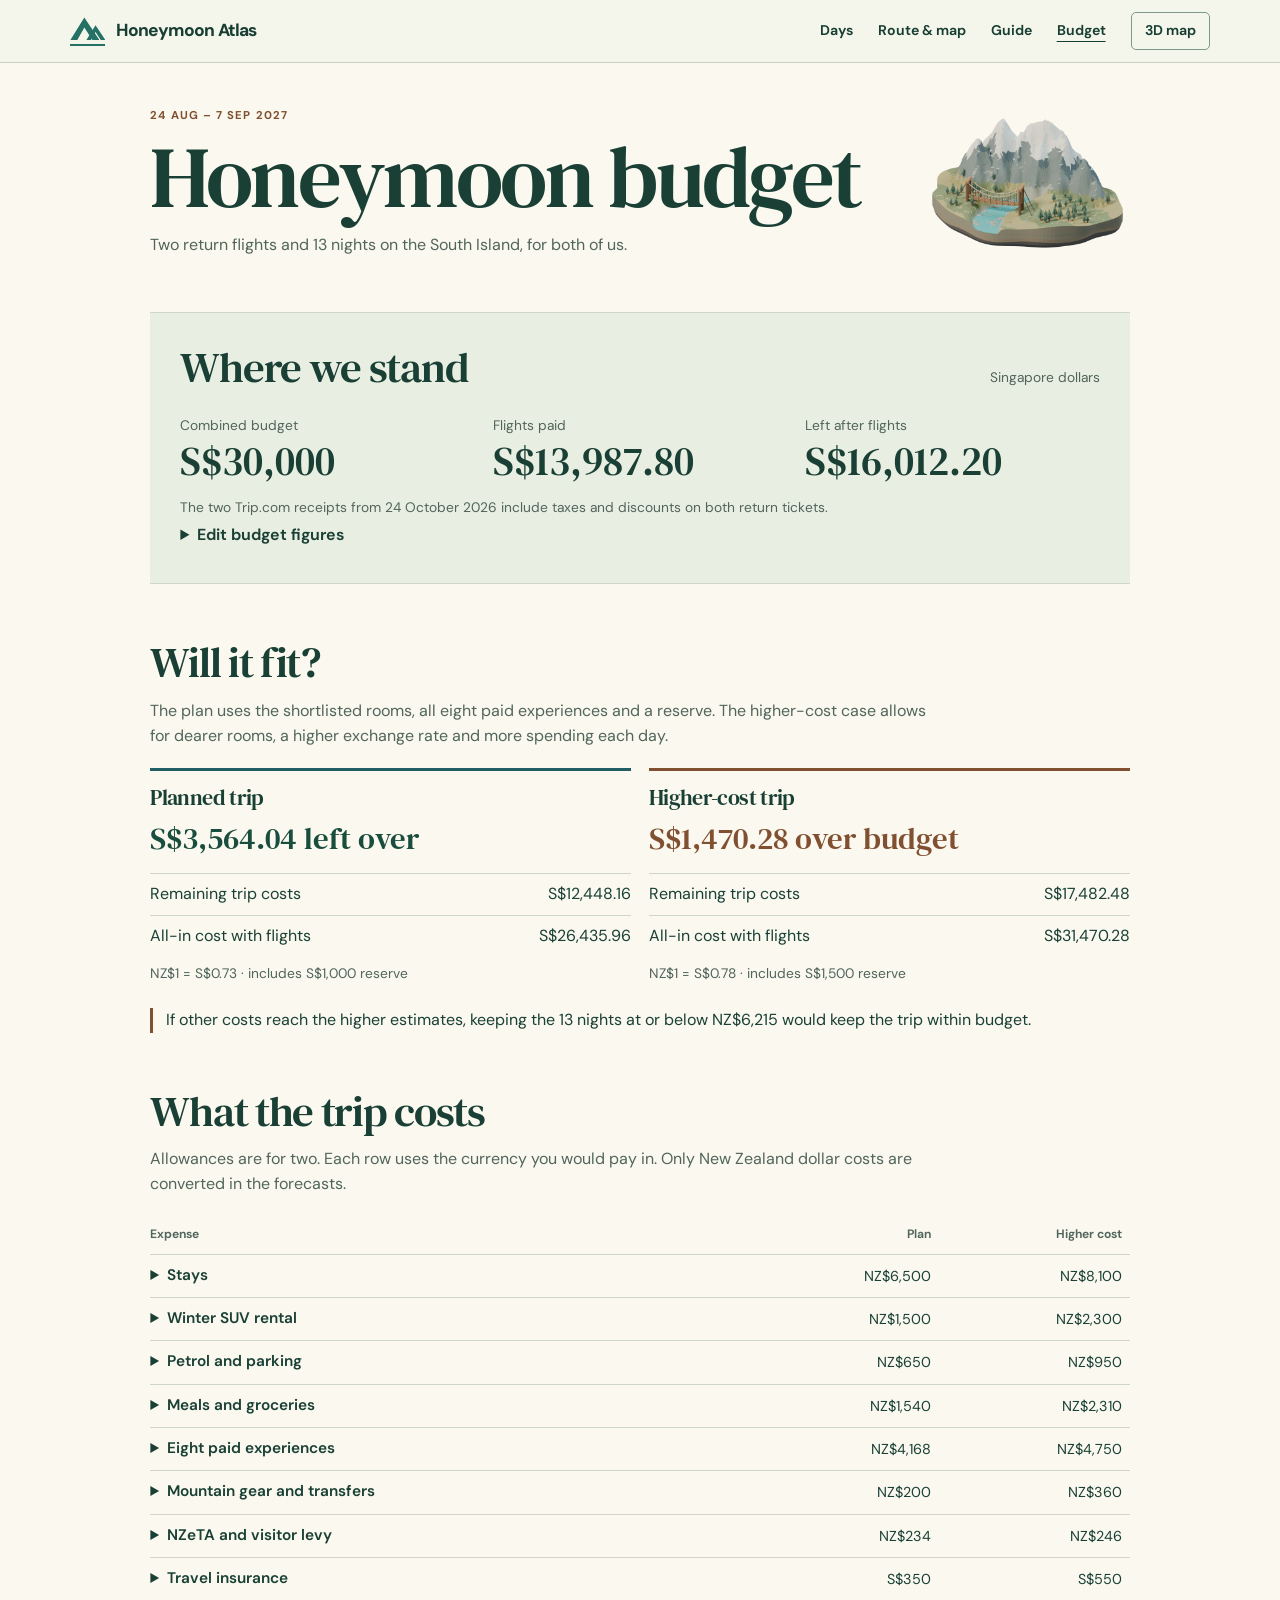
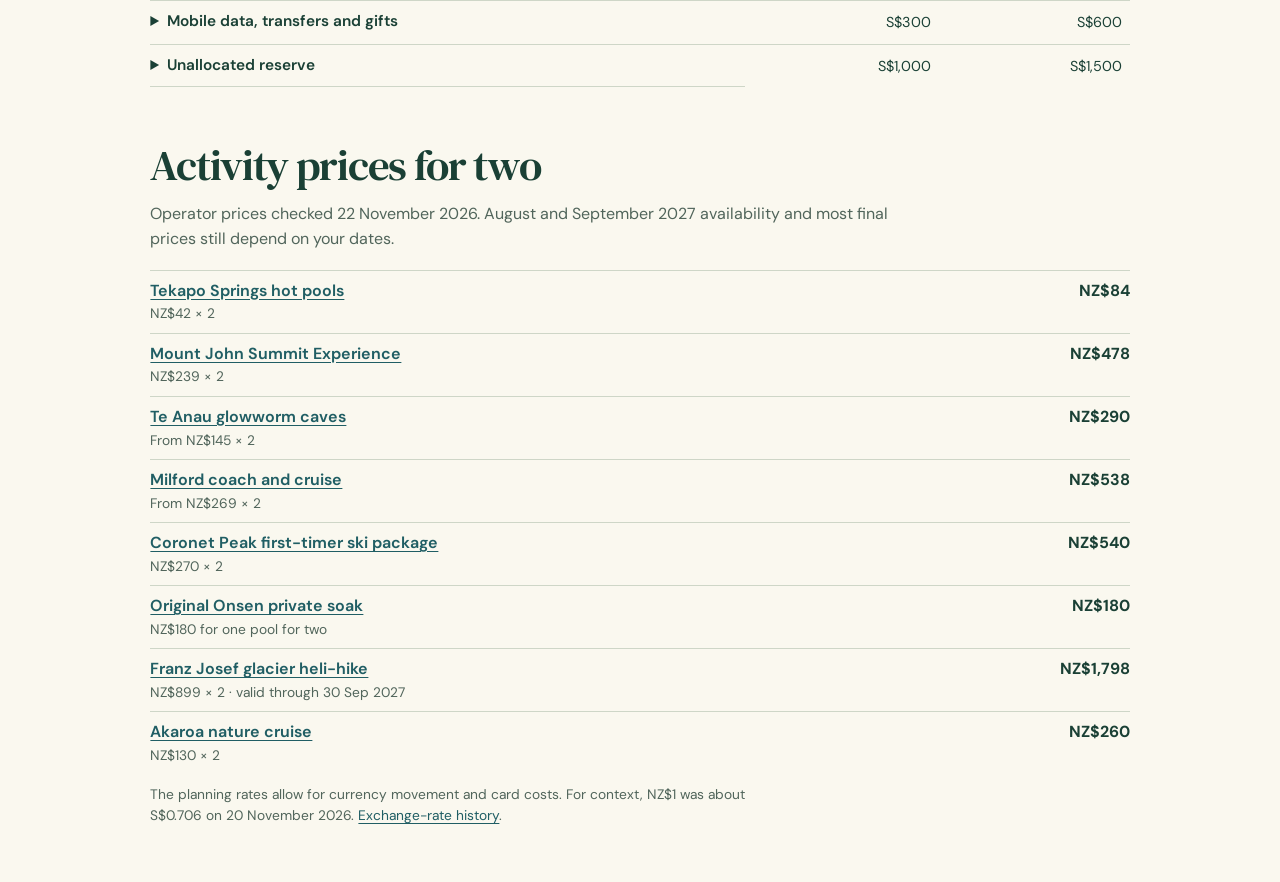
<file: budget/index.html>
<!doctype html>
<html lang="en">
<head>
  <meta charset="utf-8">
  <meta name="viewport" content="width=device-width,initial-scale=1,viewport-fit=cover">
  <title>Trip budget · Honeymoon Atlas</title>
  <meta name="description" content="Plan the cost of two return flights and thirteen nights on New Zealand’s South Island.">
  <link rel="icon" href="../atlas/valley.webp" type="image/webp">
  <link rel="stylesheet" href="../atlas/type.css">
  <link rel="stylesheet" href="../atlas/journal.css">
  <link rel="stylesheet" href="budget.css">
  <script src="budget.js" defer></script>
</head>
<body>
<header class="mast">
  <div class="wrap"><a class="brand" href="../"><span class="brand-mark" aria-hidden="true"></span>Honeymoon Atlas</a>
    <nav aria-label="Trip navigation"><a href="../#days">Days</a><a href="../#route">Route &amp; map</a><a href="../#guide">Guide</a><a href="./" aria-current="page">Budget</a><a class="map-nav" href="../3d/">3D map</a></nav>
  </div>
</header>
<main class="wrap ledger">
  <header class="ledger-heading"><div><p class="chapter-date">24 Aug – 7 Sep 2027</p><h1>Honeymoon budget</h1><p>Two return flights and 13 nights on the South Island, for both of us.</p></div><img src="../atlas/valley.webp" alt="" width="1320" height="900"></header>
  <section class="balance" aria-labelledby="balance-heading">
    <div class="balance-heading"><h2 id="balance-heading">Where we stand</h2><span>Singapore dollars</span></div>
    <div class="balance-metrics">
      <div><span>Combined budget</span><strong id="cap-total">S$30,000</strong></div>
      <div><span>Flights paid</span><strong id="flight-total">S$13,987.80</strong></div>
      <div><span>Left after flights</span><strong id="cash-left">S$16,012.20</strong></div>
    </div>
    <p class="rate">The two Trip.com receipts from 24 October 2026 include taxes and discounts on both return tickets.</p>
    <div class="adjustments" hidden>
      <details id="settings"><summary>Edit budget figures</summary>
        <form id="budget-form">
          <label>Combined budget (S$)<input id="cap" type="number" min="0.01" max="99999999" step="0.01" required value="30000"></label>
          <label>Flights paid for both (S$)<input id="paid" type="number" min="0" max="99999999" step="0.01" value="13987.80" required></label>
          <label>Booked stays total (NZ$)<input id="lodging" type="number" min="0" max="99999999" step="0.01" placeholder="Use itinerary estimate"></label>
          <p class="form-note">A stay total replaces the 13-night estimate in both forecasts. Edits are saved in this browser.</p>
          <div class="form-actions"><button class="atlas-btn" type="submit">Update budget</button><button type="button" id="restore">Restore trip figures</button></div>
        </form>
      </details>
    </div>
  </section>
  <section aria-labelledby="forecast-heading">
    <h2 id="forecast-heading">Will it fit?</h2>
    <p class="section-copy">The plan uses the shortlisted rooms, all eight paid experiences and a reserve. The higher-cost case allows for dearer rooms, a higher exchange rate and more spending each day.</p>
    <div class="scenarios" aria-live="polite">
      <article class="forecast" data-case="plan"><h3>Planned trip</h3><p class="verdict" data-verdict>S$3,564.04 left over</p><dl>
        <div><dt>Remaining trip costs</dt><dd data-ground>S$12,448.16</dd></div>
        <div><dt>All-in cost with flights</dt><dd data-total>S$26,435.96</dd></div></dl><p class="rate">NZ$1 = S$0.73 · includes S$1,000 reserve</p></article>
      <article class="forecast" data-case="high" data-over="true"><h3>Higher-cost trip</h3><p class="verdict" data-verdict>S$1,470.28 over budget</p><dl>
        <div><dt>Remaining trip costs</dt><dd data-ground>S$17,482.48</dd></div>
        <div><dt>All-in cost with flights</dt><dd data-total>S$31,470.28</dd></div></dl><p class="rate">NZ$1 = S$0.78 · includes S$1,500 reserve</p></article>
    </div>
    <p id="lodging-target">If other costs reach the higher estimates, keeping the 13 nights at or below NZ$6,215 would keep the trip within budget.</p>
    <noscript><p>Enable JavaScript to adjust the figures in this browser.</p></noscript>
  </section>
  <section aria-labelledby="breakdown-heading"><h2 id="breakdown-heading">What the trip costs</h2>
    <p class="section-copy">Allowances are for two. Each row uses the currency you would pay in. Only New Zealand dollar costs are converted in the forecasts.</p>
    <table class="cost-table"><thead><tr><th scope="col">Expense</th><th scope="col">Plan</th><th scope="col">Higher cost</th></tr></thead><tbody>
      <tr data-cost="stays" data-unit="NZD"><th scope="row"><details><summary>Stays</summary><p>One shared room for 13 nights. The nightly shortlist totals NZ$4,990–7,350. The higher allowance covers refundable rooms and price changes. <a href="../#stays-h">See the nine stays</a>.</p></details></th><td><data value="6500">NZ$6,500</data></td><td><data value="8100">NZ$8,100</data></td></tr>
      <tr data-cost="rental" data-unit="NZD"><th scope="row"><details><summary>Winter SUV rental</summary><p>13 rental days, including an allowance for excess reduction and chains. Airport pickup and return in Christchurch. <a href="https://budgetcarrental.co.nz/hire/suv-rental-christchurch">Rental reference</a>.</p></details></th><td><data value="1500">NZ$1,500</data></td><td><data value="2300">NZ$2,300</data></td></tr>
      <tr data-cost="fuel" data-unit="NZD"><th scope="row"><details><summary>Petrol and parking</summary><p>About 2,200 km including detours. The plan allows roughly 200 litres at NZ$2.75 plus NZ$100 for parking.</p></details></th><td><data value="650">NZ$650</data></td><td><data value="950">NZ$950</data></td></tr>
      <tr data-cost="food" data-unit="NZD"><th scope="row"><details><summary>Meals and groceries</summary><p>14 days for two at NZ$110 or NZ$165 a day, with several self-catered dinners.</p></details></th><td><data value="1540">NZ$1,540</data></td><td><data value="2310">NZ$2,310</data></td></tr>
      <tr data-cost="activities" data-unit="NZD"><th scope="row"><details><summary>Eight paid experiences</summary><p>Includes both travellers and one shared Onsen pool. The higher estimate allows for ticket price changes. <a href="#activity-prices">See operator prices</a>.</p></details></th><td><data value="4168">NZ$4,168</data></td><td><data value="4750">NZ$4,750</data></td></tr>
      <tr data-cost="gear" data-unit="NZD"><th scope="row"><details><summary>Mountain gear and transfers</summary><p>Ski bus, winter clothing hire and walking accessories. Ski equipment is covered by the lesson package.</p></details></th><td><data value="200">NZ$200</data></td><td><data value="360">NZ$360</data></td></tr>
      <tr data-cost="entry" data-unit="NZD"><th scope="row"><details><summary>NZeTA and visitor levy</summary><p>Assumes both travellers need the NZeTA and pay the NZ$100 levy. App or website application for two. <a href="https://www.immigration.govt.nz/visas/new-zealand-electronic-travel-authority-nzeta/">Immigration New Zealand</a>.</p></details></th><td><data value="234">NZ$234</data></td><td><data value="246">NZ$246</data></td></tr>
      <tr data-cost="insurance" data-unit="SGD"><th scope="row"><details><summary>Travel insurance</summary><p>Allowance for two Singapore-issued policies with appropriate winter sport and heli-hike cover. Confirm the activities with the insurer before buying.</p></details></th><td><data value="350">S$350</data></td><td><data value="550">S$550</data></td></tr>
      <tr data-cost="extras" data-unit="SGD"><th scope="row"><details><summary>Mobile data, transfers and gifts</summary><p>Singapore airport transfers, SIMs and personal spending for two.</p></details></th><td><data value="300">S$300</data></td><td><data value="600">S$600</data></td></tr>
      <tr data-cost="reserve" data-unit="SGD"><th scope="row"><details><summary>Unallocated reserve</summary><p>Held for disruptions, extra transport or an unexpected night. Included in both forecasts.</p></details></th><td><data value="1000">S$1,000</data></td><td><data value="1500">S$1,500</data></td></tr>
    </tbody></table>
  </section>
  <section id="activity-prices" aria-labelledby="prices-heading"><h2 id="prices-heading">Activity prices for two</h2>
    <p class="section-copy">Operator prices checked 22 November 2026. August and September 2027 availability and most final prices still depend on your dates.</p>
    <ul class="price-list">
      <li><div><a href="https://tekaposprings.co.nz/our-prices/">Tekapo Springs hot pools</a><small>NZ$42 × 2</small></div><strong>NZ$84</strong></li>
      <li><div><a href="https://www.darkskyproject.co.nz/experiences/the-summit-experience/">Mount John Summit Experience</a><small>NZ$239 × 2</small></div><strong>NZ$478</strong></li>
      <li><div><a href="https://www.realnz.com/en/experiences/glowworm-caves/">Te Anau glowworm caves</a><small>From NZ$145 × 2</small></div><strong>NZ$290</strong></li>
      <li><div><a href="https://www.realnz.com/en/experiences/day-cruises/milford-sound-day-trip-from-te-anau">Milford coach and cruise</a><small>From NZ$269 × 2</small></div><strong>NZ$538</strong></li>
      <li><div><a href="https://shop.coronetpeak.co.nz/shop/product/70">Coronet Peak first-timer ski package</a><small>NZ$270 × 2</small></div><strong>NZ$540</strong></li>
      <li><div><a href="https://www.onsen.co.nz/experiences/original-onsen-soak-only/">Original Onsen private soak</a><small>NZ$180 for one pool for two</small></div><strong>NZ$180</strong></li>
      <li><div><a href="https://www.franzjosephglacier.com/choose-your-experience/glacier-heli-hike/">Franz Josef glacier heli-hike</a><small>NZ$899 × 2 · valid through 30 Sep 2027</small></div><strong>NZ$1,798</strong></li>
      <li><div><a href="https://www.blackcat.co.nz/akaroa-harbour-nature-cruise/">Akaroa nature cruise</a><small>NZ$130 × 2</small></div><strong>NZ$260</strong></li>
    </ul>
    <p class="method">The planning rates allow for currency movement and card costs. For context, NZ$1 was about S$0.706 on 20 November 2026. <a href="https://www.mtfxgroup.com/tools/historical-currency-exchange-rates/nzd-to-sgd-rate/">Exchange-rate history</a>.</p>
  </section>
</main>
</body>
</html>
</file>
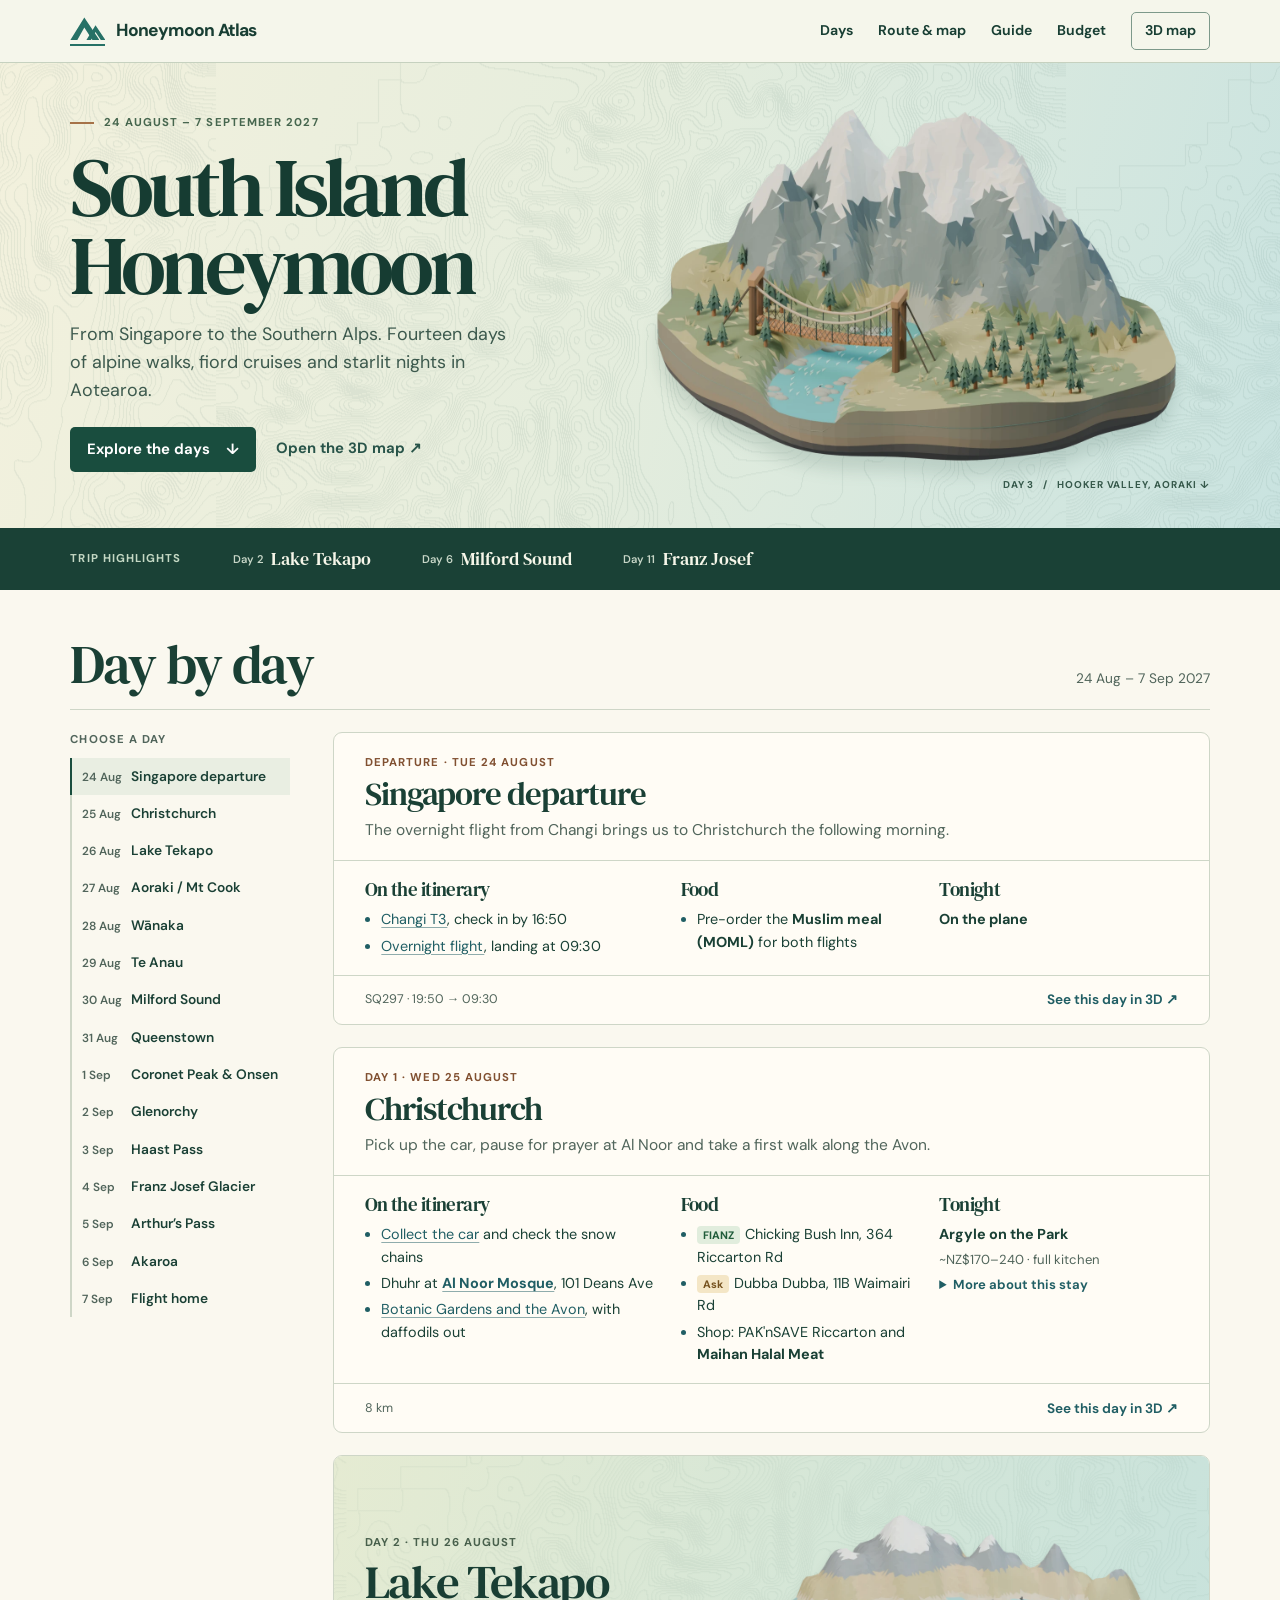
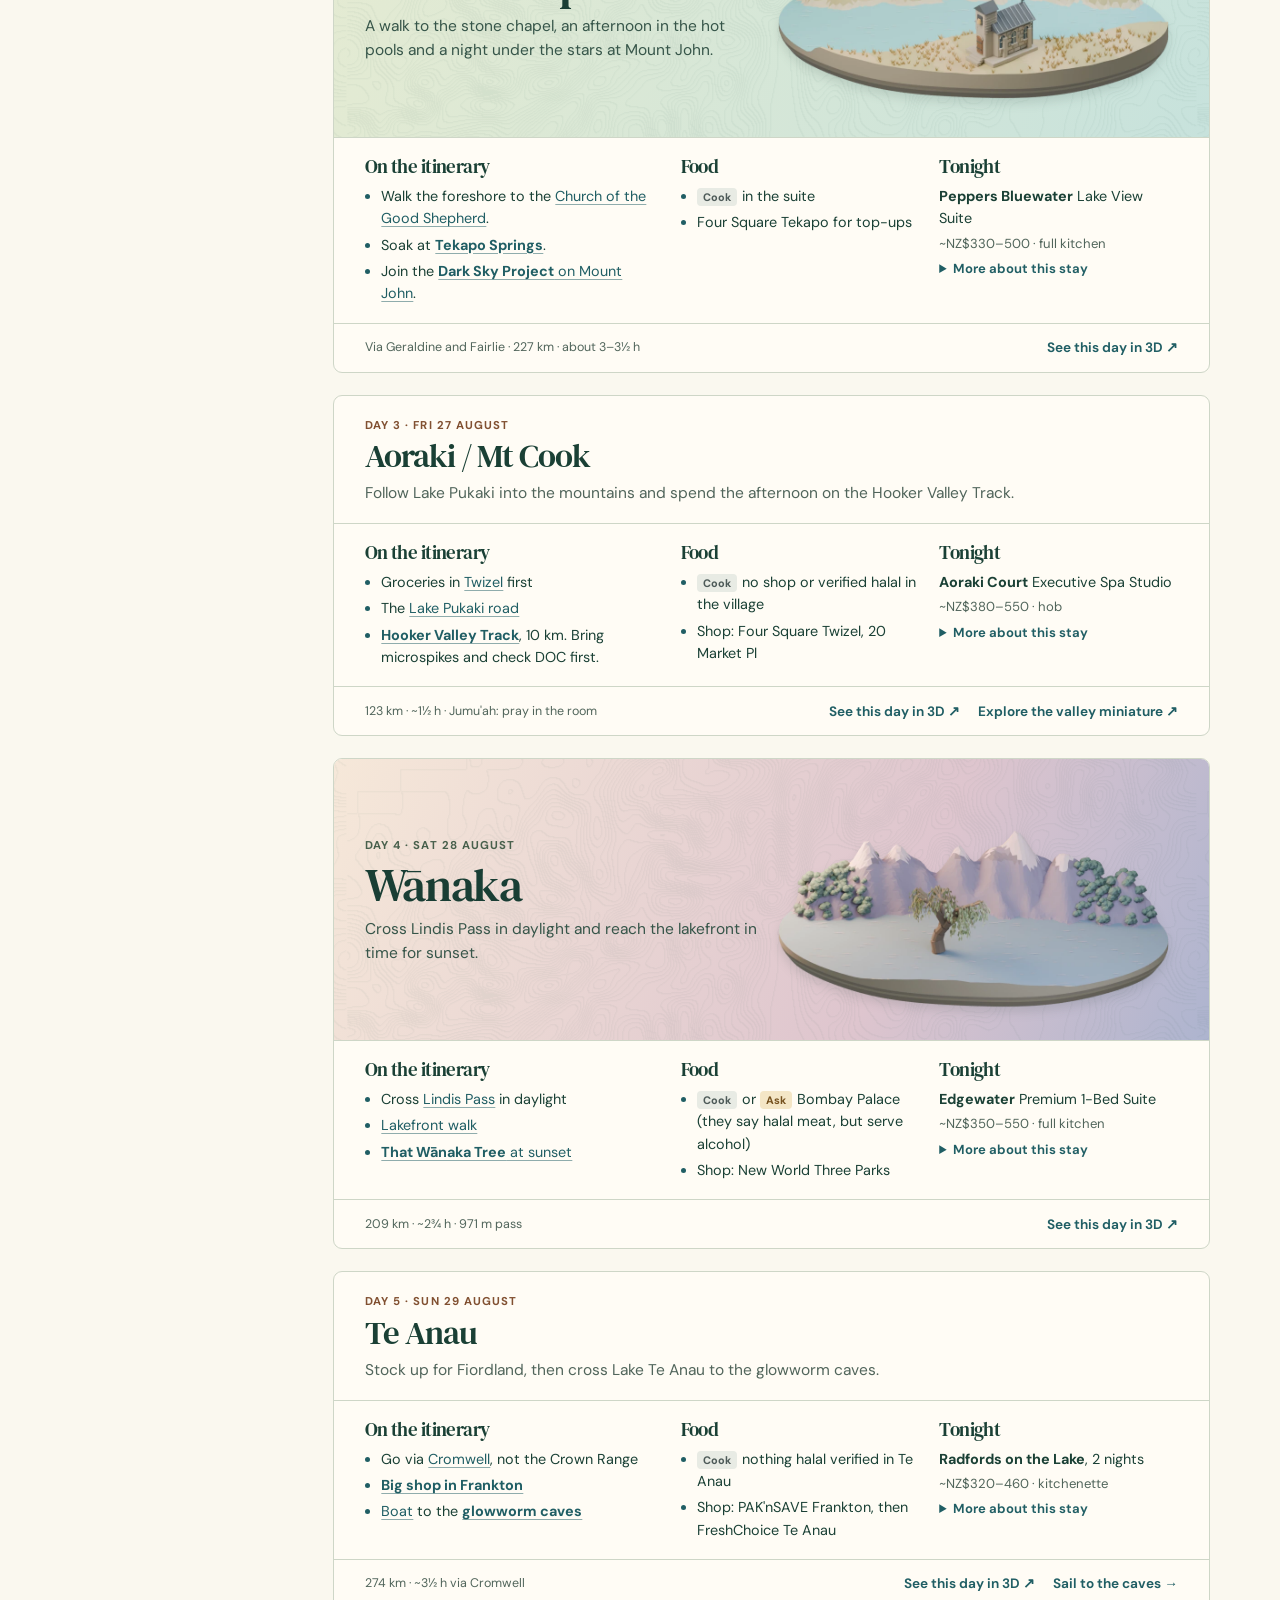
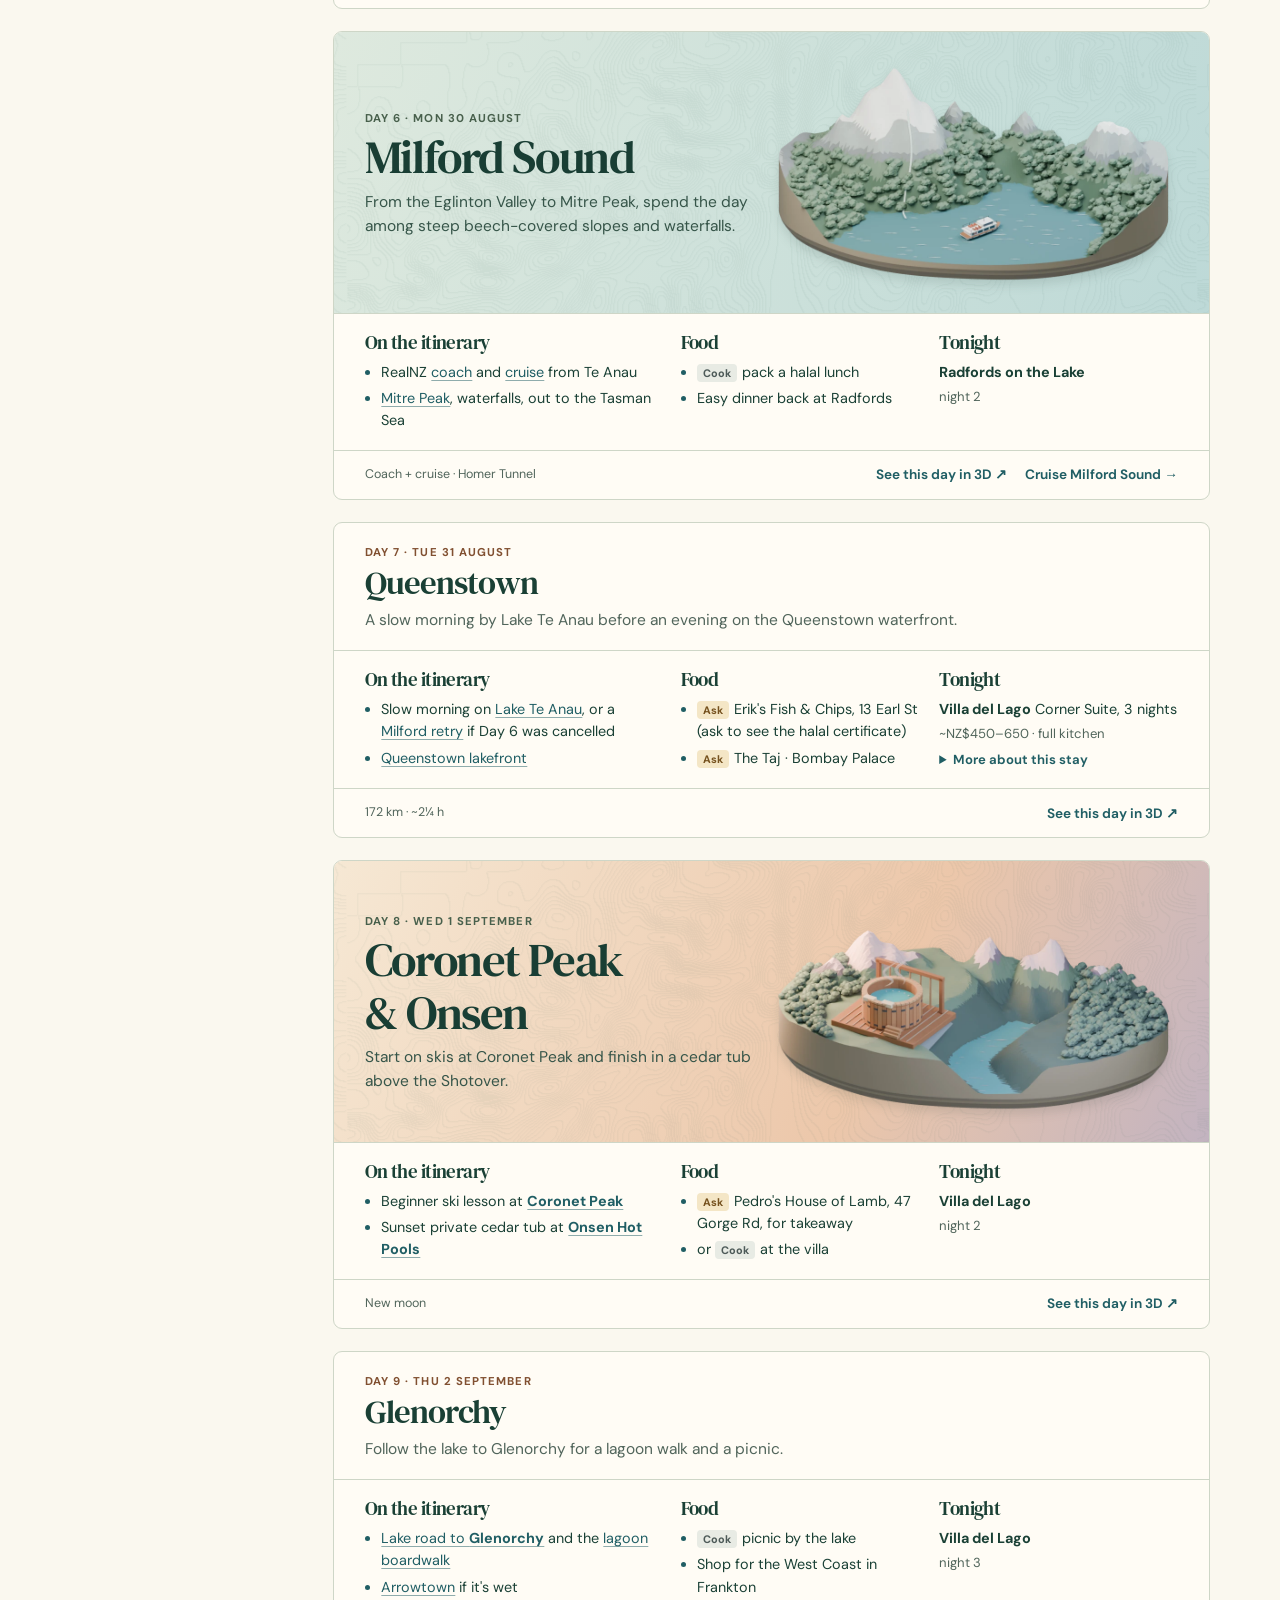
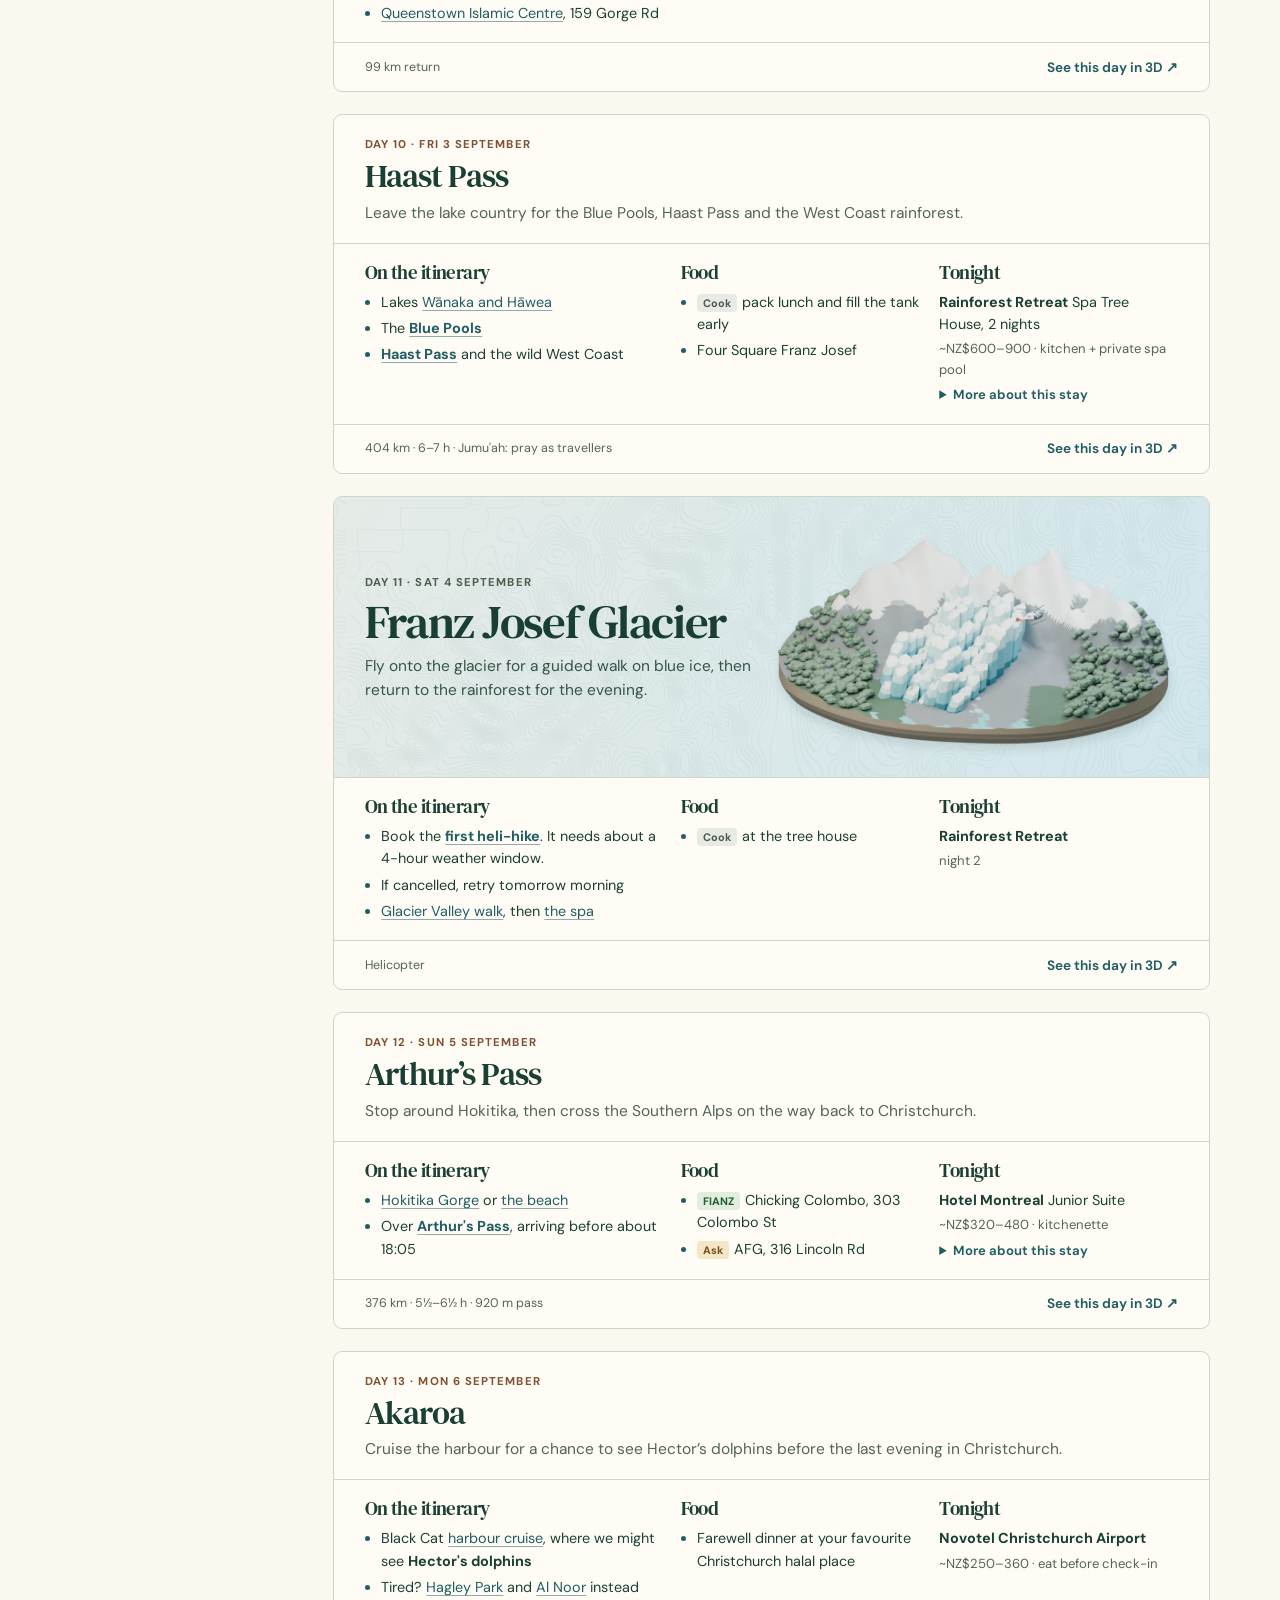
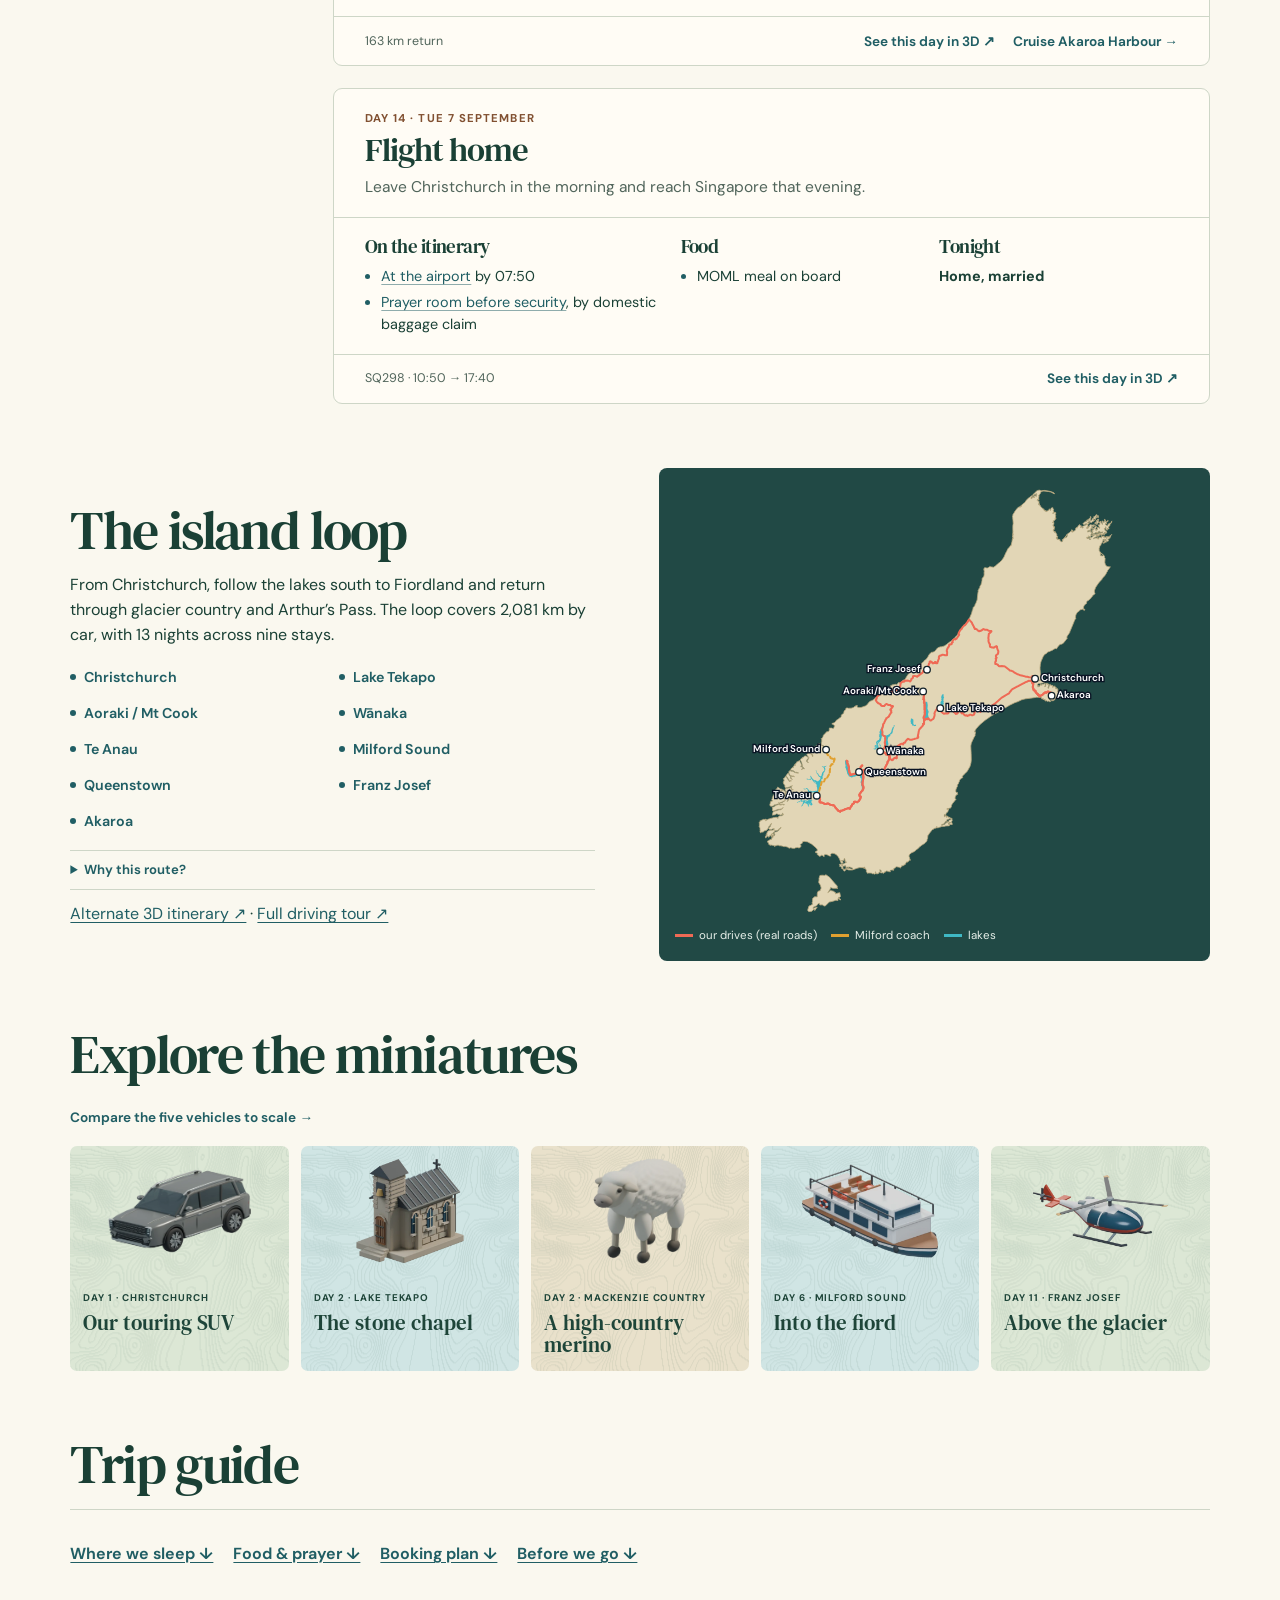
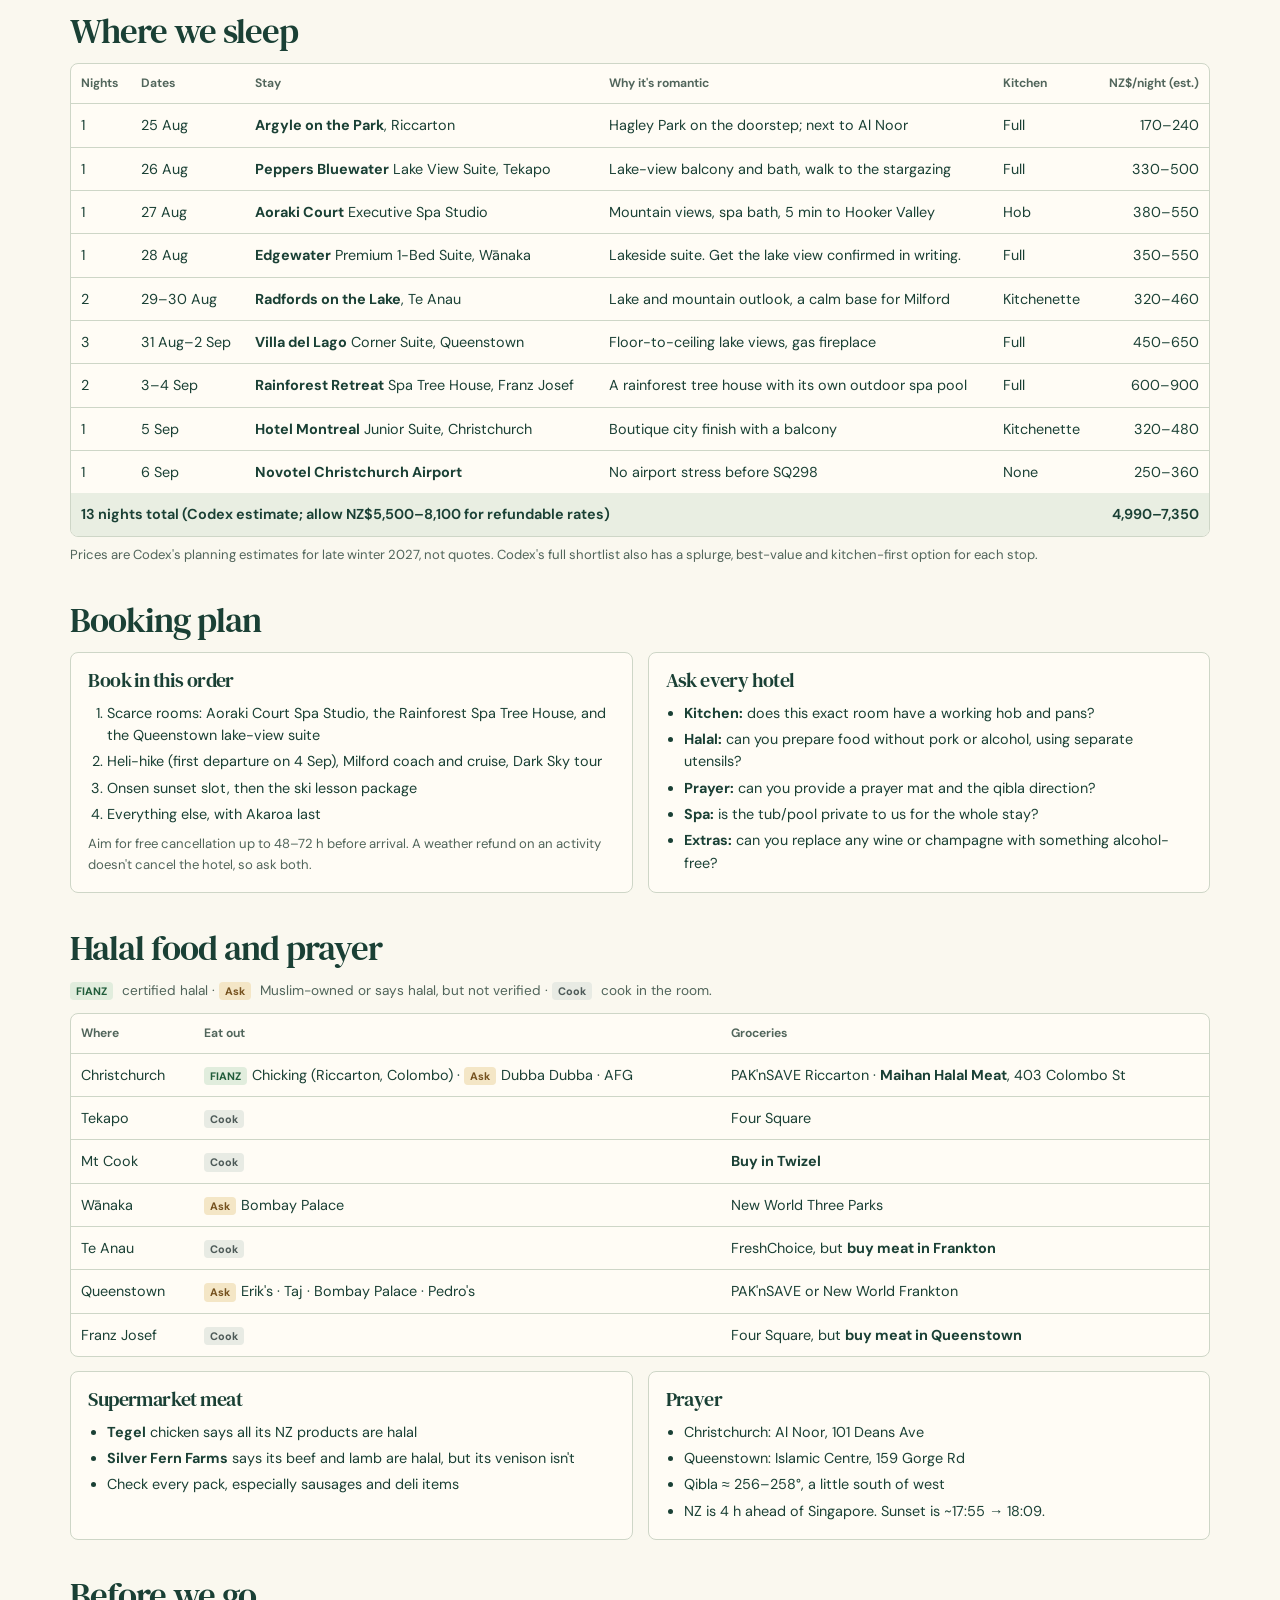
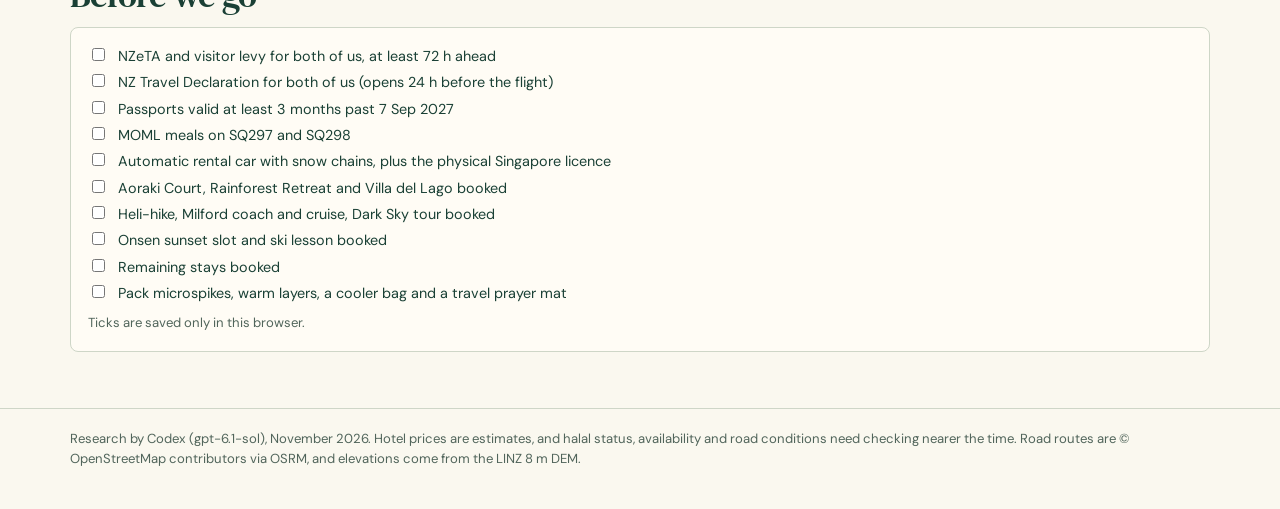
<file: docs/index.html>
<!doctype html>
<html lang="en">
<head>
<meta charset="utf-8">
<meta name="viewport" content="width=device-width,initial-scale=1,viewport-fit=cover">
<link rel="icon" type="image/webp" href="atlas/valley.webp">
<style>:root{color-scheme:light;padding-top:env(safe-area-inset-top,0px);padding-bottom:env(safe-area-inset-bottom,0px)}body{margin:0;font:14px system-ui}img{max-width:100%}[hidden]{display:none!important}</style>
<title>South Island Honeymoon</title>
<meta name="claude:viewport-fit-sides" content="cover">
<meta name="description" content="A day-by-day South Island honeymoon journal with illustrated destinations, activities, halal meals, overnight stays and an interactive 3D map.">
<link rel="stylesheet" href="atlas/type.css">
<link rel="stylesheet" href="atlas/journal.css">

<header class="mast">
  <div class="wrap"><a class="brand" href="#top"><span class="brand-mark" aria-hidden="true"></span>Honeymoon Atlas</a>
    <nav aria-label="Trip navigation"><a href="#days">Days</a><a href="#route">Route &amp; map</a><a href="#guide">Guide</a><a href="budget/">Budget</a><a class="map-nav" href="3d/">3D map</a></nav>
  </div>
</header>
<div class="cover" id="top"><div class="wrap cover-inner">
  <div class="cover-copy">
    <span class="trip-date">24 August – 7 September 2027</span>
    <h1>South Island <span>Honeymoon</span></h1>
    <p>From Singapore to the Southern Alps. Fourteen days of alpine walks, fiord cruises and starlit nights in Aotearoa.</p>
    <div class="cover-actions"><a class="atlas-btn" href="#days">Explore the days <span aria-hidden="true">↓</span></a><a class="text-link" href="3d/">Open the 3D map ↗</a></div>
  </div>
  <a class="cover-plate" href="#trip-day-3" aria-label="Read the Aoraki and Hooker Valley itinerary">
    <img src="atlas/valley.webp" width="1320" height="900" alt="A cutaway of snowy alpine peaks, a turquoise river and a timber swing bridge">
    <span class="plate-no">Day 3 &nbsp; / &nbsp; Hooker Valley, Aoraki ↓</span>
  </a>
</div></div>
<nav class="highlights" aria-label="Featured days"><div class="wrap">
  <span>Trip highlights</span><a href="#trip-day-2"><small>Day 2</small> Lake Tekapo</a><a href="#trip-day-6"><small>Day 6</small> Milford Sound</a><a href="#trip-day-11"><small>Day 11</small> Franz Josef</a>
</div></nav>
<main class="wrap">
<section id="days" aria-labelledby="days-h">
  <div class="section-intro"><h2 id="days-h">Day by day</h2><span>24 Aug – 7 Sep 2027</span></div>
  <div class="journal-layout">
    <nav class="day-index" aria-label="Choose an itinerary day">
      <label for="day-picker">Choose a day</label>
      <select id="day-picker" hidden></select>
      <ol>
        <li><a href="#trip-day-0"><time datetime="2027-08-24">24 Aug</time><span>Singapore departure</span></a></li>
        <li><a href="#trip-day-1"><time datetime="2027-08-25">25 Aug</time><span>Christchurch</span></a></li>
        <li><a href="#trip-day-2"><time datetime="2027-08-26">26 Aug</time><span>Lake Tekapo</span></a></li>
        <li><a href="#trip-day-3"><time datetime="2027-08-27">27 Aug</time><span>Aoraki / Mt Cook</span></a></li>
        <li><a href="#trip-day-4"><time datetime="2027-08-28">28 Aug</time><span>Wānaka</span></a></li>
        <li><a href="#trip-day-5"><time datetime="2027-08-29">29 Aug</time><span>Te Anau</span></a></li>
        <li><a href="#trip-day-6"><time datetime="2027-08-30">30 Aug</time><span>Milford Sound</span></a></li>
        <li><a href="#trip-day-7"><time datetime="2027-08-31">31 Aug</time><span>Queenstown</span></a></li>
        <li><a href="#trip-day-8"><time datetime="2027-09-01">1 Sep</time><span>Coronet Peak & Onsen</span></a></li>
        <li><a href="#trip-day-9"><time datetime="2027-09-02">2 Sep</time><span>Glenorchy</span></a></li>
        <li><a href="#trip-day-10"><time datetime="2027-09-03">3 Sep</time><span>Haast Pass</span></a></li>
        <li><a href="#trip-day-11"><time datetime="2027-09-04">4 Sep</time><span>Franz Josef Glacier</span></a></li>
        <li><a href="#trip-day-12"><time datetime="2027-09-05">5 Sep</time><span>Arthur’s Pass</span></a></li>
        <li><a href="#trip-day-13"><time datetime="2027-09-06">6 Sep</time><span>Akaroa</span></a></li>
        <li><a href="#trip-day-14"><time datetime="2027-09-07">7 Sep</time><span>Flight home</span></a></li>
      </ol>
    </nav>
    <div class="days">
    <article class="day chapter" id="trip-day-0" aria-labelledby="day-title-0" tabindex="-1">
      <header class="chapter-head">
        <div><p class="chapter-date">Departure · Tue 24 August</p><h3 id="day-title-0">Singapore departure</h3><p class="chapter-summary">The overnight flight from Changi brings us to Christchurch the following morning.</p></div>
      </header>
      <div class="cols">
        <div class="col"><h4>On the itinerary</h4><ul><li><a class="activity-link" href="3d/#scene-changi">Changi T3</a>, check in by 16:50</li><li><a class="activity-link" href="3d/#scene-singapore-flight">Overnight flight</a>, landing at 09:30</li></ul></div>
        <div class="col"><h4>Food</h4><ul><li>Pre-order the <b>Muslim meal (MOML)</b> for both flights</li></ul></div>
        <div class="col"><h4>Tonight</h4><div class="stay"><b>On the plane</b></div></div>
      </div>
      <footer class="chapter-foot"><span>SQ297 · 19:50 → 09:30</span><div><a class="watch" aria-label="See Singapore departure in 3D" href="3d/#day-0">See this day in 3D ↗</a></div></footer>
    </article>

    <article class="day chapter" id="trip-day-1" aria-labelledby="day-title-1" tabindex="-1">
      <header class="chapter-head">
        <div><p class="chapter-date">Day 1 · Wed 25 August</p><h3 id="day-title-1">Christchurch</h3><p class="chapter-summary">Pick up the car, pause for prayer at Al Noor and take a first walk along the Avon.</p></div>
      </header>
      <div class="cols">
        <div class="col"><h4>On the itinerary</h4><ul><li><a class="activity-link" href="3d/#scene-christchurch-pickup">Collect the car</a> and check the snow chains</li><li>Dhuhr at <a class="activity-link" href="3d/#scene-al-noor"><b>Al Noor Mosque</b></a>, 101 Deans Ave</li><li><a class="activity-link" href="3d/#scene-botanic-gardens">Botanic Gardens and the Avon</a>, with daffodils out</li></ul></div>
        <div class="col"><h4>Food</h4><ul><li><span class="tag t-ok">FIANZ</span>Chicking Bush Inn, 364 Riccarton Rd</li><li><span class="tag t-warn">Ask</span>Dubba Dubba, 11B Waimairi Rd</li><li>Shop: PAK'nSAVE Riccarton and <b>Maihan Halal Meat</b></li></ul></div>
        <div class="col"><h4>Tonight</h4><div class="stay"><b>Argyle on the Park</b><span class="price">~NZ$170–240 · full kitchen</span><details class="stay-note"><summary>More about this stay</summary><p>Nicer: Hotel Montreal Junior Suite</p></details></div></div>
      </div>
      <footer class="chapter-foot"><span>8 km</span><div><a class="watch" aria-label="See Christchurch in 3D" href="3d/#day-1">See this day in 3D ↗</a></div></footer>
    </article>

    <article class="day chapter illustrated tekapo" id="trip-day-2" aria-labelledby="day-title-2" tabindex="-1">
      <header class="chapter-head">
        <div><p class="chapter-date">Day 2 · Thu 26 August</p><h3 id="day-title-2">Lake Tekapo</h3><p class="chapter-summary">A walk to the stone chapel, an afternoon in the hot pools and a night under the stars at Mount John.</p></div>
        <a class="scene-art" href="3d/#scene-tekapo-chapel" aria-label="Open the chapel walk in 3D"><img src="atlas/tekapo-scene.webp" width="900" height="530" alt="The stone chapel, tussock shore and turquoise water at Lake Tekapo" loading="lazy" decoding="async"></a>
      </header>
      <div class="cols">
        <div class="col"><h4>On the itinerary</h4><ul><li>Walk the foreshore to the <a class="activity-link" href="3d/#scene-tekapo-chapel">Church of the Good Shepherd</a>.</li><li>Soak at <a class="activity-link" href="3d/#scene-tekapo-springs"><b>Tekapo Springs</b></a>.</li><li>Join the <a class="activity-link" href="3d/#scene-mount-john"><b>Dark Sky Project</b> on Mount John</a>.</li></ul></div>
        <div class="col"><h4>Food</h4><ul><li><span class="tag t-cook">Cook</span>in the suite</li><li>Four Square Tekapo for top-ups</li></ul></div>
        <div class="col"><h4>Tonight</h4><div class="stay"><b>Peppers Bluewater</b> Lake View Suite<span class="price">~NZ$330–500 · full kitchen</span><details class="stay-note"><summary>More about this stay</summary><p>Splurge: SkyScape glass-roof SkyBed near Twizel, ~$700–1,100</p></details></div></div>
      </div>
      <footer class="chapter-foot"><span>Via Geraldine and Fairlie · 227 km · about 3–3½ h</span><div><a class="watch" aria-label="See Lake Tekapo in 3D" href="3d/#day-2">See this day in 3D ↗</a></div></footer>
    </article>

    <article class="day chapter" id="trip-day-3" aria-labelledby="day-title-3" tabindex="-1">
      <header class="chapter-head">
        <div><p class="chapter-date">Day 3 · Fri 27 August</p><h3 id="day-title-3">Aoraki / Mt Cook</h3><p class="chapter-summary">Follow Lake Pukaki into the mountains and spend the afternoon on the Hooker Valley Track.</p></div>
      </header>
      <div class="cols">
        <div class="col"><h4>On the itinerary</h4><ul><li>Groceries in <a class="activity-link" href="3d/#scene-twizel">Twizel</a> first</li><li>The <a class="activity-link" href="3d/#scene-pukaki-road">Lake Pukaki road</a></li><li><a class="activity-link" href="3d/#scene-hooker-valley"><b>Hooker Valley Track</b></a>, 10 km. Bring microspikes and check DOC first.</li></ul></div>
        <div class="col"><h4>Food</h4><ul><li><span class="tag t-cook">Cook</span>no shop or verified halal in the village</li><li>Shop: Four Square Twizel, 20 Market Pl</li></ul></div>
        <div class="col"><h4>Tonight</h4><div class="stay"><b>Aoraki Court</b> Executive Spa Studio<span class="price">~NZ$380–550 · hob</span><details class="stay-note"><summary>More about this stay</summary><p>Hermitage has the best views, but its rooms can't heat food</p></details></div></div>
      </div>
      <footer class="chapter-foot"><span>123 km · ~1½ h · Jumu'ah: pray in the room</span><div><a class="watch" aria-label="See Aoraki / Mt Cook in 3D" href="3d/#day-3">See this day in 3D ↗</a> <a class="watch" href="3d/#place-valley">Explore the valley miniature ↗</a></div></footer>
    </article>

    <article class="day chapter illustrated wanaka" id="trip-day-4" aria-labelledby="day-title-4" tabindex="-1">
      <header class="chapter-head">
        <div><p class="chapter-date">Day 4 · Sat 28 August</p><h3 id="day-title-4">Wānaka</h3><p class="chapter-summary">Cross Lindis Pass in daylight and reach the lakefront in time for sunset.</p></div>
        <a class="scene-art" href="3d/#scene-wanaka-tree" aria-label="Open the Wānaka tree at dusk in 3D"><img src="atlas/wanaka-scene.webp" width="900" height="530" alt="A willow in Lake Wānaka under pink evening light" loading="lazy" decoding="async"></a>
      </header>
      <div class="cols">
        <div class="col"><h4>On the itinerary</h4><ul><li>Cross <a class="activity-link" href="3d/#scene-lindis-pass">Lindis Pass</a> in daylight</li><li><a class="activity-link" href="3d/#scene-wanaka-lakefront">Lakefront walk</a></li><li><a class="activity-link" href="3d/#scene-wanaka-tree"><b>That Wānaka Tree</b> at sunset</a></li></ul></div>
        <div class="col"><h4>Food</h4><ul><li><span class="tag t-cook">Cook</span>or <span class="tag t-warn">Ask</span>Bombay Palace (they say halal meat, but serve alcohol)</li><li>Shop: New World Three Parks</li></ul></div>
        <div class="col"><h4>Tonight</h4><div class="stay"><b>Edgewater</b> Premium 1-Bed Suite<span class="price">~NZ$350–550 · full kitchen</span><details class="stay-note"><summary>More about this stay</summary><p>Splurge: Lakeside Penthouse with a private spa, ~$1,000–1,400</p></details></div></div>
      </div>
      <footer class="chapter-foot"><span>209 km · ~2¾ h · 971 m pass</span><div><a class="watch" aria-label="See Wānaka in 3D" href="3d/#day-4">See this day in 3D ↗</a></div></footer>
    </article>

    <article class="day chapter" id="trip-day-5" aria-labelledby="day-title-5" tabindex="-1">
      <header class="chapter-head">
        <div><p class="chapter-date">Day 5 · Sun 29 August</p><h3 id="day-title-5">Te Anau</h3><p class="chapter-summary">Stock up for Fiordland, then cross Lake Te Anau to the glowworm caves.</p></div>
      </header>
      <div class="cols">
        <div class="col"><h4>On the itinerary</h4><ul><li>Go via <a class="activity-link" href="3d/#scene-cromwell">Cromwell</a>, not the Crown Range</li><li><a class="activity-link" href="3d/#scene-frankton"><b>Big shop in Frankton</b></a></li><li><a class="activity-link" href="3d/#scene-te-anau-crossing">Boat</a> to the <a class="activity-link" href="3d/#scene-glowworm-caves"><b>glowworm caves</b></a></li></ul></div>
        <div class="col"><h4>Food</h4><ul><li><span class="tag t-cook">Cook</span>nothing halal verified in Te Anau</li><li>Shop: PAK'nSAVE Frankton, then FreshChoice Te Anau</li></ul></div>
        <div class="col"><h4>Tonight</h4><div class="stay"><b>Radfords on the Lake</b>, 2 nights<span class="price">~NZ$320–460 · kitchenette</span><details class="stay-note"><summary>More about this stay</summary><p>Fiordland Lodge's reopening after its fire is unconfirmed</p></details></div></div>
      </div>
      <footer class="chapter-foot"><span>274 km · ~3½ h via Cromwell</span><div><a class="watch" aria-label="See Te Anau in 3D" href="3d/#day-5">See this day in 3D ↗</a> <a class="watch" href="3d/#leg-te-anau">Sail to the caves →</a></div></footer>
    </article>

    <article class="day chapter illustrated milford" id="trip-day-6" aria-labelledby="day-title-6" tabindex="-1">
      <header class="chapter-head">
        <div><p class="chapter-date">Day 6 · Mon 30 August</p><h3 id="day-title-6">Milford Sound</h3><p class="chapter-summary">From the Eglinton Valley to Mitre Peak, spend the day among steep beech-covered slopes and waterfalls.</p></div>
        <a class="scene-art" href="3d/#scene-milford-cruise" aria-label="Open the Milford cruise in 3D"><img src="atlas/milford-scene.webp" width="900" height="530" alt="A cruise boat beneath wooded slopes and snow-capped Mitre Peak" loading="lazy" decoding="async"></a>
      </header>
      <div class="cols">
        <div class="col"><h4>On the itinerary</h4><ul><li>RealNZ <a class="activity-link" href="3d/#scene-eglinton-valley">coach</a> and <a class="activity-link" href="3d/#scene-milford-cruise">cruise</a> from Te Anau</li><li><a class="activity-link" href="3d/#scene-milford-lookout">Mitre Peak</a>, waterfalls, out to the Tasman Sea</li></ul></div>
        <div class="col"><h4>Food</h4><ul><li><span class="tag t-cook">Cook</span>pack a halal lunch</li><li>Easy dinner back at Radfords</li></ul></div>
        <div class="col"><h4>Tonight</h4><div class="stay"><b>Radfords on the Lake</b><span class="price">night 2</span></div></div>
      </div>
      <footer class="chapter-foot"><span>Coach + cruise · Homer Tunnel</span><div><a class="watch" aria-label="See Milford Sound in 3D" href="3d/#day-6">See this day in 3D ↗</a> <a class="watch" href="3d/#leg-milford">Cruise Milford Sound →</a></div></footer>
    </article>

    <article class="day chapter" id="trip-day-7" aria-labelledby="day-title-7" tabindex="-1">
      <header class="chapter-head">
        <div><p class="chapter-date">Day 7 · Tue 31 August</p><h3 id="day-title-7">Queenstown</h3><p class="chapter-summary">A slow morning by Lake Te Anau before an evening on the Queenstown waterfront.</p></div>
      </header>
      <div class="cols">
        <div class="col"><h4>On the itinerary</h4><ul><li>Slow morning on <a class="activity-link" href="3d/#scene-te-anau-morning">Lake Te Anau</a>, or a <a class="activity-link" href="3d/#scene-milford-retry">Milford retry</a> if Day 6 was cancelled</li><li><a class="activity-link" href="3d/#scene-queenstown-waterfront">Queenstown lakefront</a></li></ul></div>
        <div class="col"><h4>Food</h4><ul><li><span class="tag t-warn">Ask</span>Erik's Fish &amp; Chips, 13 Earl St (ask to see the halal certificate)</li><li><span class="tag t-warn">Ask</span>The Taj · Bombay Palace</li></ul></div>
        <div class="col"><h4>Tonight</h4><div class="stay"><b>Villa del Lago</b> Corner Suite, 3 nights<span class="price">~NZ$450–650 · full kitchen</span><details class="stay-note"><summary>More about this stay</summary><p>Splurge: Azur Lodge villa, or Eichardt's Earl St apartment</p></details></div></div>
      </div>
      <footer class="chapter-foot"><span>172 km · ~2¼ h</span><div><a class="watch" aria-label="See Queenstown in 3D" href="3d/#day-7">See this day in 3D ↗</a></div></footer>
    </article>

    <article class="day chapter illustrated onsen" id="trip-day-8" aria-labelledby="day-title-8" tabindex="-1">
      <header class="chapter-head">
        <div><p class="chapter-date">Day 8 · Wed 1 September</p><h3 id="day-title-8">Coronet Peak & Onsen</h3><p class="chapter-summary">Start on skis at Coronet Peak and finish in a cedar tub above the Shotover.</p></div>
        <a class="scene-art" href="3d/#scene-onsen-sunset" aria-label="Open the Onsen sunset in 3D"><img src="atlas/onsen-scene.webp" width="900" height="530" alt="Steam rising from a cedar tub above a bend in the Shotover River at sunset" loading="lazy" decoding="async"></a>
      </header>
      <div class="cols">
        <div class="col"><h4>On the itinerary</h4><ul><li>Beginner ski lesson at <a class="activity-link" href="3d/#scene-coronet-ski"><b>Coronet Peak</b></a></li><li>Sunset private cedar tub at <a class="activity-link" href="3d/#scene-onsen-sunset"><b>Onsen Hot Pools</b></a></li></ul></div>
        <div class="col"><h4>Food</h4><ul><li><span class="tag t-warn">Ask</span>Pedro's House of Lamb, 47 Gorge Rd, for takeaway</li><li>or <span class="tag t-cook">Cook</span>at the villa</li></ul></div>
        <div class="col"><h4>Tonight</h4><div class="stay"><b>Villa del Lago</b><span class="price">night 2</span></div></div>
      </div>
      <footer class="chapter-foot"><span>New moon</span><div><a class="watch" aria-label="See Coronet Peak &amp; Onsen in 3D" href="3d/#day-8">See this day in 3D ↗</a></div></footer>
    </article>

    <article class="day chapter" id="trip-day-9" aria-labelledby="day-title-9" tabindex="-1">
      <header class="chapter-head">
        <div><p class="chapter-date">Day 9 · Thu 2 September</p><h3 id="day-title-9">Glenorchy</h3><p class="chapter-summary">Follow the lake to Glenorchy for a lagoon walk and a picnic.</p></div>
      </header>
      <div class="cols">
        <div class="col"><h4>On the itinerary</h4><ul><li><a class="activity-link" href="3d/#scene-glenorchy-road">Lake road to <b>Glenorchy</b></a> and the <a class="activity-link" href="3d/#scene-glenorchy-lagoon">lagoon boardwalk</a></li><li><a class="activity-link" href="3d/#scene-arrowtown">Arrowtown</a> if it's wet</li><li><a class="activity-link" href="3d/#scene-queenstown-prayer">Queenstown Islamic Centre</a>, 159 Gorge Rd</li></ul></div>
        <div class="col"><h4>Food</h4><ul><li><span class="tag t-cook">Cook</span>picnic by the lake</li><li>Shop for the West Coast in Frankton</li></ul></div>
        <div class="col"><h4>Tonight</h4><div class="stay"><b>Villa del Lago</b><span class="price">night 3</span></div></div>
      </div>
      <footer class="chapter-foot"><span>99 km return</span><div><a class="watch" aria-label="See Glenorchy in 3D" href="3d/#day-9">See this day in 3D ↗</a></div></footer>
    </article>

    <article class="day chapter" id="trip-day-10" aria-labelledby="day-title-10" tabindex="-1">
      <header class="chapter-head">
        <div><p class="chapter-date">Day 10 · Fri 3 September</p><h3 id="day-title-10">Haast Pass</h3><p class="chapter-summary">Leave the lake country for the Blue Pools, Haast Pass and the West Coast rainforest.</p></div>
      </header>
      <div class="cols">
        <div class="col"><h4>On the itinerary</h4><ul><li>Lakes <a class="activity-link" href="3d/#scene-lake-hawea">Wānaka and Hāwea</a></li><li>The <a class="activity-link" href="3d/#scene-blue-pools"><b>Blue Pools</b></a></li><li><a class="activity-link" href="3d/#scene-haast-pass"><b>Haast Pass</b></a> and the wild West Coast</li></ul></div>
        <div class="col"><h4>Food</h4><ul><li><span class="tag t-cook">Cook</span>pack lunch and fill the tank early</li><li>Four Square Franz Josef</li></ul></div>
        <div class="col"><h4>Tonight</h4><div class="stay"><b>Rainforest Retreat</b> Spa Tree House, 2 nights<span class="price">~NZ$600–900 · kitchen + private spa pool</span><details class="stay-note"><summary>More about this stay</summary><p>Value: Glenfern Villas, ~$250–380</p></details></div></div>
      </div>
      <footer class="chapter-foot"><span>404 km · 6–7 h · Jumu'ah: pray as travellers</span><div><a class="watch" aria-label="See Haast Pass in 3D" href="3d/#day-10">See this day in 3D ↗</a></div></footer>
    </article>

    <article class="day chapter illustrated franz" id="trip-day-11" aria-labelledby="day-title-11" tabindex="-1">
      <header class="chapter-head">
        <div><p class="chapter-date">Day 11 · Sat 4 September</p><h3 id="day-title-11">Franz Josef Glacier</h3><p class="chapter-summary">Fly onto the glacier for a guided walk on blue ice, then return to the rainforest for the evening.</p></div>
        <a class="scene-art" href="3d/#scene-glacier-hike" aria-label="Open the glacier hike in 3D"><img src="atlas/franz-scene.webp" width="900" height="530" alt="A helicopter above blue glacier ice in a steep alpine valley" loading="lazy" decoding="async"></a>
      </header>
      <div class="cols">
        <div class="col"><h4>On the itinerary</h4><ul><li>Book the <a class="activity-link" href="3d/#scene-glacier-hike"><b>first heli-hike</b></a>. It needs about a 4-hour weather window.</li><li>If cancelled, retry tomorrow morning</li><li><a class="activity-link" href="3d/#scene-glacier-valley">Glacier Valley walk</a>, then <a class="activity-link" href="3d/#scene-franz-retreat">the spa</a></li></ul></div>
        <div class="col"><h4>Food</h4><ul><li><span class="tag t-cook">Cook</span>at the tree house</li></ul></div>
        <div class="col"><h4>Tonight</h4><div class="stay"><b>Rainforest Retreat</b><span class="price">night 2</span></div></div>
      </div>
      <footer class="chapter-foot"><span>Helicopter</span><div><a class="watch" aria-label="See Franz Josef Glacier in 3D" href="3d/#day-11">See this day in 3D ↗</a></div></footer>
    </article>

    <article class="day chapter" id="trip-day-12" aria-labelledby="day-title-12" tabindex="-1">
      <header class="chapter-head">
        <div><p class="chapter-date">Day 12 · Sun 5 September</p><h3 id="day-title-12">Arthur’s Pass</h3><p class="chapter-summary">Stop around Hokitika, then cross the Southern Alps on the way back to Christchurch.</p></div>
      </header>
      <div class="cols">
        <div class="col"><h4>On the itinerary</h4><ul><li><a class="activity-link" href="3d/#scene-hokitika-gorge">Hokitika Gorge</a> or <a class="activity-link" href="3d/#scene-hokitika-beach">the beach</a></li><li>Over <a class="activity-link" href="3d/#scene-arthurs-pass"><b>Arthur's Pass</b></a>, arriving before about 18:05</li></ul></div>
        <div class="col"><h4>Food</h4><ul><li><span class="tag t-ok">FIANZ</span>Chicking Colombo, 303 Colombo St</li><li><span class="tag t-warn">Ask</span>AFG, 316 Lincoln Rd</li></ul></div>
        <div class="col"><h4>Tonight</h4><div class="stay"><b>Hotel Montreal</b> Junior Suite<span class="price">~NZ$320–480 · kitchenette</span><details class="stay-note"><summary>More about this stay</summary><p>Splurge: The George Park Suite (ask for an alcohol-free romance package)</p></details></div></div>
      </div>
      <footer class="chapter-foot"><span>376 km · 5½–6½ h · 920 m pass</span><div><a class="watch" aria-label="See Arthur’s Pass in 3D" href="3d/#day-12">See this day in 3D ↗</a></div></footer>
    </article>

    <article class="day chapter" id="trip-day-13" aria-labelledby="day-title-13" tabindex="-1">
      <header class="chapter-head">
        <div><p class="chapter-date">Day 13 · Mon 6 September</p><h3 id="day-title-13">Akaroa</h3><p class="chapter-summary">Cruise the harbour for a chance to see Hector’s dolphins before the last evening in Christchurch.</p></div>
      </header>
      <div class="cols">
        <div class="col"><h4>On the itinerary</h4><ul><li>Black Cat <a class="activity-link" href="3d/#scene-akaroa-cruise">harbour cruise</a>, where we might see <b>Hector's dolphins</b></li><li>Tired? <a class="activity-link" href="3d/#scene-hagley-park">Hagley Park</a> and <a class="activity-link" href="3d/#scene-al-noor-return">Al Noor</a> instead</li></ul></div>
        <div class="col"><h4>Food</h4><ul><li>Farewell dinner at your favourite Christchurch halal place</li></ul></div>
        <div class="col"><h4>Tonight</h4><div class="stay"><b>Novotel Christchurch Airport</b><span class="price">~NZ$250–360 · eat before check-in</span></div></div>
      </div>
      <footer class="chapter-foot"><span>163 km return</span><div><a class="watch" aria-label="See Akaroa in 3D" href="3d/#day-13">See this day in 3D ↗</a> <a class="watch" href="3d/#leg-akaroa">Cruise Akaroa Harbour →</a></div></footer>
    </article>

    <article class="day chapter" id="trip-day-14" aria-labelledby="day-title-14" tabindex="-1">
      <header class="chapter-head">
        <div><p class="chapter-date">Day 14 · Tue 7 September</p><h3 id="day-title-14">Flight home</h3><p class="chapter-summary">Leave Christchurch in the morning and reach Singapore that evening.</p></div>
      </header>
      <div class="cols">
        <div class="col"><h4>On the itinerary</h4><ul><li><a class="activity-link" href="3d/#scene-christchurch-departure">At the airport</a> by 07:50</li><li><a class="activity-link" href="3d/#scene-airport-terminal">Prayer room before security</a>, by domestic baggage claim</li></ul></div>
        <div class="col"><h4>Food</h4><ul><li>MOML meal on board</li></ul></div>
        <div class="col"><h4>Tonight</h4><div class="stay"><b>Home, married</b></div></div>
      </div>
      <footer class="chapter-foot"><span>SQ298 · 10:50 → 17:40</span><div><a class="watch" aria-label="See Flight home in 3D" href="3d/#day-14">See this day in 3D ↗</a></div></footer>
    </article>
    </div>
  </div>
</section>

<section id="route" class="route-spread" aria-labelledby="route-h"><div>
  <h2 id="route-h">The island loop</h2>
  <p>From Christchurch, follow the lakes south to Fiordland and return through glacier country and Arthur’s Pass. The loop covers 2,081 km by car, with 13 nights across nine stays.</p>
  <ol class="route-stops"><li><a href="#base-christchurch">Christchurch</a></li><li><a href="#trip-day-2">Lake Tekapo</a></li><li><a href="#trip-day-3">Aoraki / Mt Cook</a></li><li><a href="#trip-day-4">Wānaka</a></li><li><a href="#base-te-anau">Te Anau</a></li><li><a href="#trip-day-6">Milford Sound</a></li><li><a href="#base-queenstown">Queenstown</a></li><li><a href="#base-franz-josef">Franz Josef</a></li><li><a href="#trip-day-13">Akaroa</a></li></ol><details class="route-notes"><summary>Why this route?</summary><p><b>Yes. Keep the route and all 13 nights.</b> Codex compared every stop with the classic alternatives: Pukaki/Twizel stargazing cabins, The Hermitage, a second Wānaka night, a Milford overnight cruise, Glenorchy lodges, Hokitika, Kaikōura, Hanmer Springs and an Akaroa overnight. This loop has the best late-winter scenery and still leaves room to retry Milford and the heli-hike if the weather turns. The one weak spot is four one-night stops at the start. A second night in Wānaka is only worth it if we drop Akaroa.</p></details>
  <a href="claude-cut/">Alternate 3D itinerary ↗</a> · <a href="3d/?tour=drive">Full driving tour ↗</a></div><figure class="mapcard">
      <svg viewBox="0 0 551 662" role="group" aria-labelledby="mapT" class="routemap">
<title id="mapT">Choose an itinerary day on the South Island map</title>
<path class="land" d="M430.5 11.8 L430.4 11.5 L430.6 11.3 L430.9 11.1 L431.2 10.7 L431.3 10.7 L431.5 10.6 L431.5 10.4 L431.7 10.2 L431.9 10.0 L432.4 10.5 L432.5 10.1 L432.5 10.0 L432.9 9.9 L433.1 10.1 L433.3 10.1 L433.4 10.1 L434.0 9.7 L434.4 9.3 L434.8 9.5 L435.2 9.3 L435.3 9.3 L435.6 9.4 L435.9 9.6 L436.3 9.6 L436.7 9.8 L436.8 9.6 L437.1 9.8 L437.7 10.1 L438.9 10.3 L443.1 9.8 L448.4 10.6 L453.7 11.9 L455.3 12.6 L455.5 12.6 L458.7 14.9 L457.9 14.3 L456.0 13.2 L457.1 14.1 L457.3 14.4 L455.9 13.9 L455.7 13.6 L455.5 13.6 L454.9 13.2 L453.7 12.7 L453.4 12.6 L452.6 12.2 L451.7 11.9 L450.5 11.7 L449.2 11.4 L445.8 11.2 L445.1 11.0 L442.1 10.7 L439.2 11.0 L438.3 11.8 L438.1 12.2 L438.1 11.5 L437.8 11.1 L437.6 10.9 L437.8 11.6 L438.0 11.6 L437.6 12.2 L437.2 13.0 L437.3 13.8 L436.9 14.1 L436.0 15.3 L435.8 15.6 L434.8 17.4 L434.6 17.6 L434.0 17.5 L434.3 18.4 L434.4 18.0 L434.7 18.0 L434.8 18.0 L434.5 19.8 L434.2 21.5 L434.1 21.1 L434.2 22.4 L434.1 21.8 L434.4 24.6 L434.3 23.9 L434.2 23.5 L434.2 24.0 L434.2 23.3 L434.1 23.2 L433.9 22.8 L433.9 23.2 L433.7 23.7 L433.8 23.4 L433.6 22.8 L433.7 22.6 L433.3 22.8 L432.5 23.9 L432.1 24.5 L432.3 24.1 L432.6 24.4 L432.5 24.5 L432.4 24.9 L432.5 24.7 L432.6 24.5 L432.8 24.7 L433.2 25.1 L433.2 25.5 L433.7 25.8 L433.5 26.0 L432.8 25.9 L432.9 26.0 L433.3 26.2 L433.9 26.6 L434.3 26.0 L434.7 26.4 L434.8 29.7 L434.8 29.5 L434.8 29.6 L434.6 30.0 L434.4 30.1 L434.0 30.3 L434.3 31.0 L434.3 31.5 L434.5 31.6 L435.1 31.1 L435.0 30.8 L434.8 30.7 L434.9 30.1 L434.8 30.3 L434.6 30.1 L435.0 30.0 L435.4 31.3 L436.4 32.8 L436.2 32.9 L436.3 32.7 L436.0 33.3 L436.3 33.2 L436.4 33.0 L436.5 32.9 L438.0 35.3 L438.7 35.8 L439.8 36.6 L440.2 36.7 L440.2 37.1 L440.5 37.7 L440.9 37.9 L441.2 38.1 L441.0 37.9 L441.0 37.8 L440.9 37.7 L441.8 37.9 L442.1 37.9 L441.7 38.4 L442.1 39.0 L442.2 39.1 L442.2 39.3 L442.5 39.3 L442.7 39.7 L443.1 39.7 L443.1 39.8 L443.0 39.7 L442.9 39.9 L442.8 39.7 L442.5 39.8 L442.6 40.1 L442.6 40.3 L442.8 40.4 L442.9 40.6 L443.1 41.0 L443.2 41.0 L443.7 41.1 L443.5 40.6 L443.2 40.3 L443.3 39.7 L443.4 39.7 L443.8 39.8 L443.8 39.8 L444.7 40.5 L445.1 41.1 L445.1 41.2 L445.0 41.4 L444.8 41.8 L444.9 41.8 L445.1 42.0 L445.2 41.8 L445.2 41.3 L445.7 41.2 L446.2 41.7 L446.0 42.0 L446.5 42.2 L446.6 41.8 L446.6 41.2 L446.4 41.3 L446.3 41.0 L446.1 40.9 L447.6 41.0 L448.7 40.5 L448.8 39.8 L449.2 40.1 L449.0 39.9 L448.9 39.7 L449.3 39.9 L449.5 40.0 L449.9 39.8 L450.1 39.7 L450.3 39.0 L450.2 39.4 L449.9 39.6 L450.4 38.7 L450.7 37.8 L451.3 38.6 L452.0 39.0 L451.8 39.8 L452.4 40.2 L452.7 39.6 L452.6 39.6 L453.1 38.8 L452.9 38.5 L452.4 38.7 L452.2 38.9 L452.7 38.4 L452.9 37.9 L453.0 37.3 L452.9 36.9 L453.3 36.6 L453.9 36.4 L454.3 36.6 L455.0 36.1 L455.4 36.0 L455.9 36.1 L455.9 36.4 L455.7 37.0 L456.1 37.3 L456.5 38.2 L456.9 38.5 L457.1 39.3 L456.4 39.4 L456.2 39.2 L456.2 39.6 L456.5 39.4 L456.4 40.2 L456.7 40.8 L457.1 41.7 L457.5 42.8 L457.6 43.3 L456.9 43.3 L456.7 43.3 L456.5 43.7 L456.5 43.2 L456.1 43.2 L456.2 43.4 L456.0 43.6 L456.1 43.5 L456.1 43.7 L456.4 43.9 L456.3 44.2 L456.5 44.2 L456.2 44.2 L456.0 44.0 L455.7 44.9 L455.8 44.8 L456.3 44.9 L456.5 44.7 L456.9 44.1 L457.4 43.7 L458.1 43.8 L458.1 43.8 L458.1 43.5 L458.1 43.5 L457.7 43.4 L458.4 43.5 L459.1 43.1 L459.1 42.7 L459.1 42.9 L459.4 43.0 L459.7 43.3 L460.0 43.2 L460.2 43.7 L460.2 44.3 L460.1 44.7 L460.5 45.2 L460.3 45.3 L460.2 45.7 L460.1 45.8 L459.4 45.8 L459.5 46.4 L459.8 47.3 L460.4 48.2 L460.1 48.3 L460.1 48.7 L459.3 48.5 L459.2 48.7 L459.5 48.9 L459.6 49.1 L460.1 49.3 L459.6 50.0 L459.9 49.8 L459.9 50.2 L459.7 50.5 L459.8 50.6 L459.8 50.7 L460.1 50.6 L460.3 50.9 L460.0 50.9 L459.9 51.2 L459.8 51.4 L459.6 51.6 L459.4 52.0 L459.1 51.8 L459.1 52.1 L459.2 52.3 L459.3 52.4 L459.5 52.5 L459.6 51.9 L459.6 52.5 L460.1 52.7 L460.1 52.1 L460.6 51.9 L460.4 52.4 L460.6 52.4 L460.6 52.9 L460.8 53.1 L459.9 53.4 L459.5 53.7 L459.3 54.3 L458.9 54.3 L458.6 55.1 L458.2 55.7 L457.8 55.8 L457.3 55.8 L456.6 56.0 L456.5 56.0 L456.7 56.4 L456.6 56.6 L456.4 56.6 L456.5 56.7 L456.5 56.8 L456.8 56.8 L456.6 57.7 L456.5 58.0 L456.5 58.0 L456.5 57.6 L455.6 58.2 L455.6 57.9 L455.4 57.9 L455.6 58.1 L455.4 58.3 L455.6 58.6 L456.0 58.6 L456.1 58.4 L456.6 58.3 L457.4 58.2 L457.5 58.5 L457.2 58.8 L457.6 59.4 L457.6 60.0 L457.4 60.1 L457.2 60.5 L457.6 60.9 L457.4 61.2 L457.3 61.6 L456.7 61.6 L456.3 62.2 L456.1 62.8 L455.8 62.8 L456.1 63.0 L455.9 63.0 L456.3 62.9 L456.6 63.4 L456.2 63.3 L456.1 63.4 L456.5 63.6 L456.4 63.9 L456.7 63.7 L456.8 64.2 L456.6 64.6 L457.0 64.7 L457.0 64.2 L457.1 64.4 L457.3 64.3 L457.5 64.3 L457.2 64.9 L457.4 64.8 L458.1 65.1 L458.4 66.2 L458.3 66.1 L458.2 65.7 L458.0 65.4 L458.1 65.1 L458.1 65.1 L457.8 65.0 L457.7 65.2 L457.6 65.5 L457.1 65.5 L457.6 65.5 L457.6 65.6 L457.5 65.7 L457.8 65.9 L457.9 66.2 L458.0 66.1 L458.1 66.4 L458.2 66.4 L457.8 68.4 L457.6 69.3 L457.5 69.9 L457.5 69.8 L457.5 69.7 L457.3 69.5 L457.5 69.3 L457.5 69.1 L457.4 68.7 L457.1 68.9 L456.9 69.2 L456.8 69.4 L456.8 69.4 L456.6 69.8 L456.7 69.7 L456.7 70.3 L456.4 70.0 L456.4 70.3 L456.1 70.5 L456.2 70.6 L456.1 70.9 L456.8 70.6 L457.0 70.9 L456.9 70.9 L457.0 70.9 L457.1 71.0 L457.2 71.1 L457.3 71.6 L457.3 71.7 L457.3 72.1 L457.4 71.9 L457.8 72.2 L457.7 72.2 L458.1 72.5 L457.9 72.8 L458.1 72.5 L458.4 72.9 L458.8 73.7 L459.1 73.9 L459.2 74.1 L459.3 74.3 L459.6 74.5 L459.9 74.1 L459.6 73.9 L459.3 73.2 L459.5 72.9 L459.1 72.6 L459.0 72.4 L458.9 72.2 L458.5 71.8 L459.7 73.2 L460.6 74.7 L461.8 76.8 L461.9 78.8 L463.3 80.3 L463.2 80.7 L463.1 80.6 L463.0 81.0 L462.8 81.5 L462.4 81.3 L462.3 81.2 L462.2 81.3 L462.0 80.9 L461.8 80.9 L461.6 80.9 L461.0 80.7 L461.4 81.2 L460.9 81.7 L461.5 81.7 L461.7 81.7 L461.4 82.5 L461.2 83.0 L461.5 82.8 L461.9 83.1 L462.2 82.8 L462.3 82.7 L462.6 83.0 L462.7 82.8 L463.1 83.1 L462.7 83.4 L461.9 83.8 L462.1 84.0 L462.6 84.0 L462.7 84.3 L463.0 84.1 L463.3 84.2 L463.5 84.1 L463.8 84.4 L463.9 84.1 L465.1 84.1 L465.3 84.3 L465.4 84.2 L465.4 84.4 L465.6 84.6 L465.7 83.9 L465.6 84.0 L465.7 84.3 L466.2 85.0 L466.1 84.8 L466.1 84.5 L466.3 84.8 L466.6 85.6 L466.9 85.6 L466.4 85.8 L467.0 85.8 L466.7 86.1 L466.7 86.4 L466.9 86.7 L467.1 86.9 L467.3 86.8 L467.6 87.1 L468.5 87.4 L468.8 87.7 L469.0 87.9 L469.2 87.9 L469.2 88.1 L469.7 88.1 L470.3 87.7 L470.4 86.8 L470.8 86.3 L471.0 86.0 L470.8 85.7 L470.7 85.5 L470.1 85.9 L470.4 85.5 L470.7 85.3 L471.0 85.1 L471.1 84.8 L470.2 85.3 L470.1 85.0 L471.4 84.1 L471.9 83.7 L472.5 83.5 L472.2 83.4 L472.2 83.1 L474.2 81.9 L474.6 81.5 L475.0 81.2 L475.0 81.3 L474.8 81.0 L475.2 81.0 L475.0 81.7 L475.3 81.4 L475.1 80.9 L475.4 81.5 L475.1 81.9 L475.4 81.8 L475.7 81.7 L475.9 81.6 L477.4 80.4 L477.6 79.1 L477.8 78.2 L478.2 77.8 L478.0 76.1 L474.9 80.4 L473.9 81.3 L473.9 81.6 L473.6 81.5 L474.0 80.9 L476.1 79.1 L477.9 76.1 L479.5 75.1 L481.0 74.0 L482.5 72.6 L483.5 71.5 L484.2 71.9 L484.5 71.4 L484.2 70.5 L484.1 69.9 L484.3 69.8 L484.4 69.7 L484.9 69.9 L485.4 69.9 L485.5 69.9 L485.8 70.2 L486.0 71.3 L486.3 72.4 L485.9 72.1 L485.8 72.1 L485.8 72.3 L485.5 72.4 L485.0 72.4 L484.6 71.7 L484.2 72.2 L485.1 73.2 L485.1 73.2 L485.3 73.2 L485.4 73.3 L485.3 73.4 L485.8 72.9 L485.6 72.8 L486.0 73.0 L486.4 72.9 L486.7 72.5 L487.0 72.4 L487.6 72.5 L486.4 72.1 L487.7 71.8 L489.5 71.0 L490.1 70.1 L490.5 69.2 L490.6 67.6 L491.0 66.7 L491.4 66.7 L492.1 66.5 L492.5 66.7 L492.8 67.0 L492.9 67.0 L493.0 66.7 L493.2 66.5 L492.8 66.8 L492.1 66.6 L492.6 66.3 L493.5 65.5 L494.1 64.7 L494.4 63.8 L494.6 63.9 L494.8 63.0 L495.0 62.9 L495.2 62.8 L495.5 63.1 L496.2 62.6 L496.5 61.7 L497.0 62.2 L497.2 62.8 L497.9 63.2 L498.0 63.6 L498.7 63.4 L499.1 63.5 L499.4 64.2 L498.7 65.0 L498.5 65.5 L498.7 64.9 L498.5 64.8 L498.3 65.1 L497.9 66.3 L498.3 66.3 L498.3 66.6 L498.6 66.0 L498.7 65.7 L498.7 65.5 L499.5 66.0 L499.7 65.5 L500.1 65.3 L500.2 65.7 L500.8 66.0 L500.9 66.6 L501.0 67.3 L501.4 66.9 L502.0 66.2 L501.9 65.8 L501.6 65.8 L501.7 65.9 L501.0 65.2 L501.0 64.8 L501.2 64.2 L502.3 64.1 L502.7 63.8 L503.5 63.4 L503.9 63.5 L504.4 63.4 L504.5 63.1 L504.9 63.1 L505.3 63.2 L505.1 62.9 L505.3 62.3 L506.2 62.0 L506.6 62.0 L506.9 61.9 L507.6 61.5 L507.9 60.8 L506.8 61.1 L506.4 61.1 L506.6 60.8 L507.3 60.1 L506.9 59.9 L506.7 60.1 L505.8 60.7 L505.6 61.3 L505.2 61.0 L505.0 60.3 L504.1 61.7 L503.8 62.0 L503.0 62.1 L502.5 61.4 L502.0 60.9 L501.8 60.3 L503.4 58.6 L504.2 57.8 L504.7 57.5 L505.0 57.3 L505.0 57.6 L505.4 58.0 L505.7 57.8 L506.0 57.6 L506.0 57.2 L506.1 57.1 L506.0 56.6 L506.3 56.8 L506.6 57.1 L506.8 57.3 L507.0 57.0 L507.2 56.9 L507.2 56.5 L507.2 56.0 L507.6 56.1 L507.6 55.8 L507.4 55.4 L507.7 55.4 L507.9 54.8 L507.9 54.6 L508.3 54.3 L508.3 54.5 L508.4 54.7 L508.5 55.0 L508.8 55.6 L509.0 55.8 L509.4 55.4 L509.7 55.1 L510.0 55.2 L510.3 55.3 L510.4 55.2 L510.2 54.7 L510.1 54.3 L509.6 54.2 L509.4 54.0 L509.8 53.5 L509.9 53.4 L510.1 53.2 L510.4 53.8 L510.5 54.0 L510.9 54.1 L511.1 53.7 L511.1 53.3 L511.2 52.9 L511.0 52.8 L510.9 52.4 L511.0 52.3 L511.4 52.4 L512.0 52.0 L512.5 51.7 L512.9 51.2 L512.8 50.9 L513.2 50.7 L513.0 50.1 L512.8 49.8 L513.2 49.6 L513.4 49.7 L513.9 49.9 L514.0 50.3 L514.0 50.6 L513.7 51.1 L513.6 51.7 L513.5 52.0 L513.6 52.4 L513.5 52.7 L513.2 52.6 L512.8 53.2 L513.3 54.0 L513.0 54.2 L512.7 55.1 L513.4 55.3 L513.5 55.7 L514.0 55.8 L514.8 55.3 L515.3 54.9 L515.2 54.5 L515.7 54.0 L515.6 53.5 L516.3 53.3 L516.2 53.0 L516.3 52.6 L517.2 53.0 L517.5 52.3 L517.6 52.0 L518.1 51.5 L518.6 51.1 L518.1 50.9 L518.0 50.7 L517.8 50.3 L517.8 50.1 L518.2 49.9 L518.4 49.5 L519.1 49.6 L519.6 49.5 L520.0 49.2 L520.6 48.2 L520.8 48.2 L521.0 47.6 L521.4 47.5 L521.5 47.0 L521.9 47.2 L522.3 46.6 L522.7 46.7 L522.6 47.8 L523.7 48.3 L524.7 48.3 L525.2 48.3 L525.1 49.1 L525.3 49.6 L525.0 49.9 L525.0 50.3 L525.1 50.8 L524.4 51.1 L524.0 51.7 L524.1 51.0 L524.0 50.2 L523.7 49.7 L523.5 49.5 L523.2 49.3 L523.5 49.0 L523.5 48.4 L523.1 48.2 L522.9 48.4 L522.4 48.5 L521.8 48.9 L521.4 49.3 L521.5 49.5 L521.5 50.0 L522.0 49.6 L522.2 49.8 L522.4 50.9 L522.1 51.8 L522.0 51.2 L521.4 50.9 L521.1 51.3 L520.7 51.3 L521.0 52.3 L521.2 52.3 L521.0 53.0 L521.2 53.5 L520.5 54.2 L520.3 53.6 L519.9 53.3 L519.3 53.1 L519.0 53.2 L518.8 53.6 L518.3 53.5 L518.0 53.6 L517.7 53.8 L517.7 54.2 L517.5 54.4 L517.4 55.1 L517.5 55.7 L518.0 55.3 L518.6 54.8 L519.2 55.1 L519.2 55.4 L518.7 55.9 L518.4 56.2 L518.1 56.2 L517.5 56.7 L517.0 56.7 L516.5 57.5 L515.9 56.9 L515.7 57.4 L515.3 58.0 L515.4 58.3 L515.3 58.3 L515.1 58.3 L514.9 58.6 L514.7 58.6 L514.2 58.8 L513.8 58.6 L513.2 58.4 L513.1 58.4 L512.8 58.3 L512.5 58.3 L512.1 58.4 L511.8 58.7 L511.8 57.8 L512.2 57.4 L512.3 56.9 L512.8 56.3 L512.9 56.0 L512.5 55.9 L512.0 55.9 L511.7 56.1 L511.6 56.4 L511.3 57.0 L511.1 56.9 L510.9 57.3 L510.7 57.6 L510.6 57.9 L510.4 57.7 L510.0 57.5 L509.4 57.4 L509.2 57.7 L509.6 58.1 L509.1 58.3 L508.8 58.6 L508.5 59.0 L508.9 59.1 L509.2 58.9 L509.5 58.8 L509.5 59.3 L510.2 59.1 L510.3 59.2 L510.0 59.8 L511.0 59.3 L511.0 60.1 L510.6 60.0 L510.0 60.6 L510.2 61.0 L509.9 60.8 L509.5 60.8 L509.0 60.9 L509.0 61.2 L509.3 61.4 L508.7 61.6 L508.3 61.8 L508.7 62.0 L509.0 61.9 L509.5 62.0 L509.5 62.3 L509.4 62.8 L509.2 63.2 L509.1 63.4 L508.8 63.5 L509.2 63.7 L509.3 64.4 L509.2 64.8 L508.7 64.9 L508.2 64.9 L508.3 65.2 L507.3 66.1 L507.3 66.4 L507.7 66.3 L508.7 65.7 L508.6 66.3 L508.1 66.4 L507.9 67.2 L507.5 67.3 L507.5 67.6 L507.7 67.7 L507.8 67.9 L508.1 67.9 L508.6 66.7 L509.1 66.8 L509.2 67.6 L509.4 67.4 L509.6 67.0 L509.6 66.9 L509.5 66.6 L509.9 66.4 L509.7 66.1 L509.2 66.3 L509.1 66.1 L509.6 65.4 L510.3 64.6 L510.2 64.9 L510.0 65.4 L510.3 65.7 L510.6 65.7 L511.2 65.4 L511.0 65.0 L511.5 64.1 L511.4 63.9 L511.8 63.6 L512.2 63.5 L511.7 62.9 L511.9 62.3 L512.9 62.0 L513.3 61.9 L513.6 61.9 L514.1 62.6 L514.6 62.7 L514.9 62.0 L515.4 62.0 L516.1 62.6 L516.7 62.4 L517.0 62.3 L517.6 62.3 L518.2 62.0 L518.6 62.2 L519.0 62.7 L520.1 62.9 L520.6 62.6 L520.4 63.1 L519.5 63.1 L518.9 62.8 L518.4 63.0 L517.9 63.3 L517.7 63.7 L518.0 64.0 L517.9 64.5 L517.7 64.4 L517.5 64.7 L517.8 65.3 L517.4 65.4 L517.4 64.9 L517.1 64.5 L516.6 64.1 L516.1 63.8 L515.9 64.1 L516.1 64.7 L515.5 64.4 L515.1 64.4 L515.2 65.4 L514.9 65.2 L514.8 65.7 L514.5 65.9 L514.7 66.1 L515.8 66.0 L516.4 66.5 L516.4 66.9 L516.3 67.2 L516.2 67.7 L516.2 68.2 L515.9 68.2 L515.6 67.7 L515.2 67.7 L514.7 67.2 L513.5 67.5 L513.7 67.9 L514.2 68.0 L514.3 68.3 L513.9 69.4 L513.4 69.3 L512.9 69.5 L512.6 69.9 L513.1 70.2 L512.8 70.6 L512.4 70.8 L512.4 70.1 L511.7 70.1 L511.9 70.7 L511.8 71.2 L511.0 71.3 L510.8 70.8 L510.5 71.3 L509.8 71.2 L509.5 70.6 L509.4 70.9 L509.0 71.2 L509.3 71.3 L509.4 71.5 L509.0 71.5 L508.9 72.5 L508.8 72.9 L509.0 73.2 L509.4 73.5 L509.6 73.2 L509.9 72.9 L509.9 72.6 L510.0 72.4 L510.4 72.2 L511.2 72.0 L511.6 71.9 L512.0 72.1 L512.9 71.6 L513.8 71.1 L513.9 72.0 L513.1 72.4 L512.7 72.8 L512.5 73.2 L513.2 73.1 L514.3 72.7 L514.7 73.1 L514.8 73.9 L514.9 75.3 L514.6 76.0 L513.9 76.4 L514.0 77.2 L513.3 77.3 L513.8 77.8 L513.8 78.5 L513.8 79.2 L513.9 79.6 L513.3 79.9 L513.0 80.1 L512.5 80.3 L511.5 80.2 L511.1 80.0 L510.5 79.4 L510.2 79.2 L509.9 79.1 L509.8 79.1 L509.9 79.3 L510.5 79.7 L510.6 80.3 L510.7 80.9 L509.8 80.9 L509.2 80.9 L508.9 80.9 L508.6 80.9 L508.4 81.2 L507.9 81.5 L507.5 81.3 L507.5 81.4 L507.7 81.5 L507.3 82.0 L508.2 81.7 L507.8 81.7 L507.8 81.9 L507.9 82.0 L507.6 82.5 L507.7 82.7 L508.5 82.7 L508.5 82.8 L508.5 82.9 L508.6 83.3 L508.7 83.0 L508.7 83.0 L509.0 83.2 L509.2 83.2 L509.3 82.3 L509.1 82.1 L509.0 81.6 L509.5 81.8 L509.8 82.2 L510.2 82.8 L510.3 83.0 L510.5 83.3 L511.0 83.9 L512.0 84.5 L512.9 84.5 L513.6 84.1 L513.7 83.6 L513.9 83.4 L513.6 83.5 L513.0 83.6 L512.8 83.8 L512.0 83.5 L511.3 83.0 L511.2 81.8 L511.6 81.7 L512.2 81.5 L513.5 80.9 L513.6 81.2 L514.2 81.5 L514.6 81.2 L514.9 81.1 L515.4 80.9 L516.2 80.2 L517.0 79.4 L517.1 79.0 L518.0 78.7 L518.4 78.6 L518.7 78.3 L519.1 77.9 L518.4 77.9 L517.4 78.1 L516.8 77.9 L516.6 78.0 L516.3 78.3 L516.0 78.5 L515.4 78.1 L514.6 78.2 L514.7 77.5 L515.9 77.7 L516.9 77.3 L517.2 76.7 L518.0 76.5 L518.9 76.7 L519.8 76.4 L520.6 75.8 L520.6 76.4 L520.3 77.1 L519.8 77.5 L520.2 77.3 L520.7 77.0 L520.8 77.1 L521.1 76.9 L521.1 76.7 L521.3 76.6 L521.3 76.9 L521.6 76.8 L522.1 77.3 L522.3 77.0 L522.2 76.8 L522.2 76.5 L522.5 76.7 L522.6 76.6 L522.8 76.6 L523.0 76.6 L523.3 76.6 L523.7 76.5 L524.2 76.4 L524.8 76.0 L524.9 75.7 L525.3 75.5 L525.4 75.9 L525.8 75.6 L526.2 75.8 L526.5 75.6 L526.3 75.2 L526.4 75.0 L526.1 74.7 L525.4 74.4 L526.2 74.3 L526.5 74.5 L526.4 74.8 L527.0 74.7 L527.5 75.2 L527.6 74.8 L528.2 74.9 L528.8 75.1 L529.2 75.2 L529.2 74.6 L529.8 74.6 L530.7 74.4 L530.9 74.2 L531.3 74.0 L532.4 73.0 L532.2 72.6 L531.4 73.0 L530.7 73.1 L530.5 73.1 L529.7 73.2 L529.8 73.6 L529.3 73.6 L528.3 73.5 L528.0 73.5 L527.7 73.7 L527.6 73.3 L527.1 73.4 L526.8 73.3 L527.4 72.8 L527.4 71.9 L526.9 72.0 L526.0 72.4 L525.5 72.8 L524.9 72.6 L524.5 72.8 L524.3 73.0 L524.6 73.4 L524.9 73.6 L524.6 73.6 L524.3 73.9 L523.2 74.0 L523.6 74.2 L523.8 74.3 L523.9 74.4 L523.8 74.7 L524.0 75.3 L523.7 75.1 L523.3 74.6 L523.1 74.6 L523.0 74.4 L522.9 74.9 L522.7 75.1 L522.5 75.1 L522.3 75.1 L522.1 75.0 L522.1 74.7 L521.8 74.7 L521.9 74.4 L522.2 74.3 L522.3 73.9 L521.9 73.8 L522.2 73.7 L522.1 73.1 L521.7 73.3 L521.1 73.9 L520.5 74.4 L520.1 74.3 L519.6 74.6 L519.7 75.1 L518.8 75.5 L518.1 75.5 L517.9 75.6 L517.4 75.7 L516.9 75.6 L516.3 75.8 L516.0 76.4 L515.4 76.6 L515.5 75.8 L515.8 75.3 L516.4 74.9 L516.3 73.9 L516.0 73.6 L516.4 73.5 L516.9 72.9 L517.1 72.6 L516.5 72.5 L515.8 72.6 L515.3 72.0 L515.1 71.3 L516.2 71.5 L517.2 70.9 L516.3 70.8 L515.2 70.5 L515.1 70.1 L515.7 69.6 L516.6 69.7 L517.6 69.1 L518.4 68.6 L518.8 68.6 L518.3 68.5 L517.4 68.4 L517.8 67.2 L518.2 67.1 L519.3 67.6 L519.5 67.0 L519.6 66.4 L519.1 65.9 L519.6 65.2 L519.9 64.7 L520.3 65.2 L520.8 64.6 L521.1 64.3 L521.5 64.7 L522.1 64.6 L522.5 64.2 L522.5 65.0 L521.9 65.4 L521.7 66.2 L521.3 66.8 L520.9 67.4 L521.0 67.7 L520.8 68.1 L521.2 68.7 L521.2 70.0 L521.2 70.4 L521.6 70.8 L522.0 71.0 L521.8 70.4 L521.8 69.6 L522.3 69.6 L522.4 68.9 L522.8 69.3 L523.4 69.6 L523.7 69.6 L523.5 68.6 L523.2 68.5 L523.2 68.2 L523.7 67.9 L523.5 67.2 L523.8 66.7 L523.5 66.4 L523.0 66.4 L522.7 66.8 L523.2 66.2 L523.6 66.4 L523.9 66.3 L524.4 66.3 L524.8 65.7 L525.4 66.2 L525.7 66.6 L526.3 67.1 L526.7 67.6 L527.3 66.6 L527.2 66.4 L526.8 66.3 L526.2 65.4 L526.2 65.0 L526.0 64.2 L525.8 64.1 L525.8 63.8 L525.5 63.5 L525.2 64.0 L525.2 63.5 L525.4 63.1 L525.1 62.3 L525.0 62.1 L525.4 62.7 L525.7 62.2 L526.0 62.2 L526.2 62.6 L526.7 61.9 L527.4 61.9 L527.3 61.1 L527.3 60.5 L527.7 59.2 L527.5 58.8 L527.0 59.1 L526.8 58.8 L526.4 59.3 L526.8 58.7 L526.5 58.5 L525.9 58.6 L525.5 58.5 L525.3 58.2 L524.6 58.8 L524.3 59.4 L524.0 59.8 L523.9 60.6 L523.3 61.4 L522.4 62.1 L522.2 62.0 L523.1 61.0 L523.5 60.3 L523.1 60.2 L522.6 60.0 L522.0 60.5 L521.2 61.0 L521.1 60.4 L520.3 60.4 L519.8 60.7 L519.6 60.2 L520.1 60.0 L520.7 60.1 L520.8 59.3 L520.3 59.1 L520.2 58.8 L519.7 58.7 L520.2 58.4 L520.7 58.0 L520.8 58.6 L521.1 58.8 L521.5 58.7 L521.9 58.3 L522.5 58.4 L523.3 58.2 L522.9 57.9 L522.7 57.5 L522.4 56.9 L522.0 57.1 L521.7 56.0 L522.1 55.2 L522.3 56.0 L522.9 56.0 L523.0 56.4 L523.3 56.4 L523.8 56.3 L524.3 55.4 L523.8 55.5 L523.5 55.1 L523.7 54.2 L523.8 53.8 L524.5 53.7 L525.1 53.4 L525.5 53.9 L525.7 54.5 L525.2 55.0 L525.0 55.4 L525.2 56.1 L524.9 57.8 L525.3 57.5 L525.5 58.3 L526.0 58.1 L526.4 57.6 L526.9 58.1 L526.9 58.4 L527.3 58.5 L527.5 58.1 L527.7 57.6 L527.6 57.1 L527.6 57.1 L528.0 57.3 L528.6 56.4 L528.8 56.7 L528.9 56.9 L529.0 57.6 L528.9 57.6 L528.6 58.1 L529.0 58.1 L529.4 58.5 L529.6 58.8 L529.9 59.1 L530.2 59.6 L530.5 60.4 L531.1 61.6 L531.3 61.6 L531.4 61.1 L531.3 60.4 L531.2 59.5 L531.0 58.6 L530.9 57.7 L531.0 57.6 L530.8 57.1 L530.6 56.8 L530.8 56.3 L531.3 56.1 L531.5 56.3 L531.7 56.6 L531.8 56.9 L532.1 57.2 L532.8 57.6 L533.1 58.2 L533.0 58.5 L533.6 58.6 L533.8 58.6 L534.2 57.8 L534.0 57.5 L533.8 56.6 L534.2 56.8 L534.7 56.5 L534.7 56.2 L535.0 55.6 L534.9 55.0 L534.4 55.0 L534.3 54.3 L534.7 53.8 L534.8 53.8 L535.2 53.9 L535.5 54.5 L535.7 54.8 L535.7 55.7 L535.9 55.8 L536.0 56.0 L536.1 56.7 L535.9 57.5 L536.3 57.8 L536.9 57.7 L537.2 57.5 L537.3 57.1 L537.9 57.1 L538.2 57.2 L538.9 56.6 L539.0 56.2 L539.6 55.3 L539.9 55.5 L539.3 56.3 L539.5 56.9 L539.2 57.2 L538.9 57.7 L537.7 57.6 L537.4 57.9 L537.4 58.5 L537.4 59.1 L537.7 59.9 L537.7 60.6 L537.0 60.8 L536.6 59.5 L535.9 60.8 L535.5 60.9 L536.0 61.6 L536.5 62.4 L537.3 62.7 L538.6 63.4 L539.4 63.4 L539.4 62.7 L539.6 61.8 L540.2 61.5 L540.4 61.1 L540.5 60.6 L541.8 60.9 L542.3 59.7 L542.5 59.5 L543.6 60.0 L544.2 59.0 L544.3 58.1 L545.0 57.7 L545.3 56.5 L545.6 56.2 L545.4 56.6 L545.4 58.3 L545.1 58.5 L544.5 59.6 L544.2 60.1 L543.1 60.5 L542.8 61.0 L542.7 61.5 L542.9 61.8 L542.9 62.0 L542.8 62.8 L542.6 63.3 L542.1 63.2 L541.9 64.1 L541.2 64.1 L541.1 65.2 L540.3 65.3 L540.0 65.6 L540.4 66.1 L540.3 66.6 L541.1 66.8 L541.0 67.8 L540.9 68.3 L540.5 68.7 L540.2 68.3 L539.9 68.0 L539.5 67.3 L538.7 68.0 L538.4 67.9 L538.5 68.4 L538.4 68.8 L539.2 69.3 L539.2 70.1 L538.9 70.1 L538.1 69.4 L538.0 69.7 L537.3 69.7 L536.8 69.9 L537.3 68.9 L537.4 68.4 L536.7 68.8 L536.5 68.5 L536.5 68.1 L536.7 66.9 L536.9 65.9 L536.8 65.4 L536.4 65.0 L536.1 65.4 L536.2 65.8 L536.0 66.2 L535.7 67.1 L535.5 67.5 L534.9 67.8 L534.2 67.0 L534.3 67.6 L534.3 68.5 L534.5 68.9 L534.7 69.2 L535.2 69.2 L535.3 69.6 L535.4 70.0 L535.4 70.3 L535.0 70.9 L535.2 71.1 L535.9 71.1 L536.2 71.2 L536.3 71.6 L536.8 71.7 L537.7 71.6 L537.3 72.1 L536.8 72.3 L536.7 73.0 L536.8 73.4 L537.8 73.1 L537.9 74.1 L537.6 74.2 L537.0 74.6 L537.0 74.9 L536.5 75.0 L536.0 75.7 L535.7 75.8 L536.0 75.2 L536.2 74.7 L536.3 73.8 L535.8 73.8 L535.5 74.1 L535.4 74.0 L535.2 73.4 L535.0 73.2 L534.9 73.5 L534.5 73.2 L534.7 73.8 L534.3 73.9 L534.4 74.1 L534.6 74.5 L534.4 74.9 L534.6 75.3 L534.3 75.8 L534.2 76.3 L534.7 76.5 L534.8 76.8 L534.6 77.1 L534.2 77.1 L534.0 76.9 L534.0 76.5 L533.8 76.4 L533.2 76.5 L533.5 76.0 L533.3 76.0 L533.0 76.0 L532.8 76.1 L532.7 75.9 L532.7 75.6 L532.8 75.0 L532.3 75.4 L532.1 75.7 L532.0 76.1 L531.8 76.2 L532.5 77.3 L532.3 77.6 L531.6 77.7 L531.3 77.6 L531.2 77.3 L531.3 77.0 L531.3 76.6 L531.1 76.3 L530.9 75.9 L530.3 76.3 L530.5 76.6 L529.9 76.9 L530.2 77.5 L530.2 78.1 L529.2 78.4 L529.4 77.9 L529.1 77.8 L528.5 77.8 L529.0 77.1 L528.9 76.2 L528.3 76.2 L528.1 76.8 L527.9 77.2 L527.7 77.0 L527.5 76.6 L527.2 76.8 L527.0 77.3 L527.0 78.2 L526.9 77.8 L526.6 77.6 L526.1 76.8 L525.7 77.3 L525.9 77.7 L525.6 78.0 L526.2 78.3 L526.3 79.4 L526.0 79.4 L525.7 79.4 L525.3 79.2 L525.6 78.5 L525.4 78.8 L525.2 78.9 L525.2 78.3 L524.8 79.5 L524.5 79.1 L524.7 78.0 L524.3 78.0 L524.2 77.5 L523.9 77.6 L523.6 77.7 L523.9 77.9 L523.8 78.4 L523.8 79.0 L523.8 79.4 L523.9 79.6 L523.7 79.6 L523.5 79.8 L523.1 79.9 L523.0 80.2 L522.8 80.2 L522.9 79.9 L522.9 79.7 L522.9 79.0 L522.7 79.1 L522.8 78.4 L522.4 78.5 L522.2 77.9 L522.1 78.7 L522.0 78.0 L521.7 78.1 L521.7 78.3 L521.8 78.5 L521.9 79.0 L522.2 79.5 L522.2 79.9 L522.1 80.3 L522.1 80.5 L522.2 80.8 L521.9 80.7 L521.6 80.8 L521.1 81.0 L521.1 80.6 L520.1 80.8 L519.9 81.2 L519.1 81.8 L518.1 82.0 L517.8 82.6 L517.6 83.3 L518.0 83.2 L518.2 83.2 L518.2 83.2 L518.6 82.8 L519.4 82.5 L520.2 82.3 L520.4 82.1 L520.7 82.2 L521.3 82.4 L521.5 82.6 L521.9 82.7 L521.9 82.1 L521.8 81.8 L522.0 82.0 L522.3 82.0 L522.6 82.1 L522.7 82.0 L523.0 81.9 L523.7 81.7 L524.4 81.4 L524.7 81.5 L523.8 82.8 L523.7 83.2 L524.1 83.2 L524.2 82.7 L524.6 82.6 L524.8 82.7 L524.5 83.2 L524.6 83.5 L524.6 83.6 L524.6 83.7 L524.8 84.2 L524.8 84.2 L525.1 83.0 L525.4 82.4 L525.9 81.7 L526.3 81.2 L526.6 80.8 L527.1 80.6 L526.8 81.4 L526.6 82.0 L526.9 82.0 L527.3 82.1 L527.5 81.6 L527.8 81.4 L528.1 81.3 L528.5 80.6 L528.7 81.1 L529.2 82.0 L529.4 82.3 L529.8 82.2 L530.2 82.0 L529.7 81.7 L529.8 81.3 L529.4 81.2 L529.3 80.6 L529.5 80.3 L530.0 80.0 L530.4 79.8 L530.6 80.0 L531.1 79.8 L531.4 79.5 L531.8 80.3 L531.9 80.0 L531.8 79.3 L532.2 79.1 L532.6 79.1 L532.8 79.6 L533.1 79.6 L533.2 79.3 L533.6 78.9 L534.0 78.9 L533.7 79.8 L533.5 80.2 L533.5 80.5 L533.3 80.9 L533.3 81.2 L533.7 81.0 L534.4 80.3 L534.9 80.5 L534.8 81.0 L534.7 81.2 L534.9 81.3 L534.8 81.8 L535.3 81.0 L536.2 80.5 L536.2 80.9 L536.2 81.5 L536.3 81.7 L536.9 81.9 L537.3 82.2 L537.4 82.4 L537.7 82.8 L538.0 82.5 L538.6 82.4 L538.5 81.9 L538.0 82.0 L537.8 81.9 L537.4 81.6 L537.1 81.5 L536.8 81.1 L536.7 80.7 L536.9 80.5 L537.5 79.9 L538.0 80.0 L538.3 80.1 L538.5 81.0 L538.7 80.9 L539.1 80.7 L538.9 80.5 L538.9 79.9 L539.2 80.3 L539.6 80.4 L539.6 80.1 L540.0 80.1 L540.3 80.3 L540.7 80.5 L540.6 80.2 L541.1 80.1 L541.3 80.3 L541.3 80.6 L541.2 81.4 L541.6 80.8 L542.2 80.3 L542.1 80.2 L541.7 79.9 L541.5 79.8 L542.2 79.5 L542.5 79.7 L542.9 79.9 L542.9 79.3 L542.6 79.2 L543.3 78.5 L543.8 78.0 L544.1 77.8 L544.5 77.4 L544.9 77.1 L545.6 76.9 L545.3 77.3 L545.2 77.3 L544.9 77.7 L544.8 77.7 L544.5 78.1 L544.2 78.3 L543.8 78.7 L543.6 79.5 L543.7 80.0 L544.0 80.3 L543.5 80.3 L543.3 80.7 L543.1 80.8 L542.8 81.4 L543.1 81.8 L543.0 82.3 L542.8 82.2 L542.0 82.2 L541.6 82.1 L541.3 82.5 L541.7 83.3 L541.6 83.4 L541.6 83.7 L541.4 83.7 L541.1 83.4 L540.6 83.7 L540.2 84.0 L539.7 83.9 L539.3 84.4 L539.8 84.9 L540.0 85.3 L540.2 85.7 L540.5 86.0 L540.5 86.2 L540.4 86.8 L540.0 86.8 L539.6 86.6 L539.2 86.7 L539.0 87.2 L538.7 87.5 L538.4 86.9 L538.2 86.3 L537.8 86.2 L537.5 86.4 L537.5 86.5 L537.2 86.7 L537.2 87.0 L537.1 87.2 L537.2 87.5 L537.4 87.8 L537.3 88.4 L537.2 88.6 L537.0 88.5 L536.7 88.7 L536.2 88.6 L535.9 88.7 L535.5 88.6 L535.1 88.8 L534.6 88.8 L534.6 89.0 L534.4 89.2 L534.5 89.6 L534.5 89.9 L534.3 89.8 L534.0 89.8 L533.7 89.6 L533.6 89.8 L533.3 89.6 L533.1 90.1 L532.8 90.0 L532.3 89.9 L532.7 89.9 L532.6 89.5 L532.9 89.4 L533.2 89.2 L533.1 88.9 L533.5 89.1 L533.6 89.1 L533.7 88.7 L534.2 88.3 L533.5 88.2 L533.8 87.9 L533.6 87.6 L534.0 87.7 L534.4 87.7 L534.6 87.5 L534.8 87.8 L535.2 87.3 L535.1 87.1 L534.9 86.9 L535.3 86.9 L535.6 87.0 L535.7 86.6 L536.0 86.5 L535.7 86.0 L535.9 85.8 L536.0 85.7 L536.2 85.1 L536.1 84.7 L537.0 84.8 L536.9 84.4 L536.7 84.2 L536.6 83.9 L535.8 84.1 L535.5 84.4 L535.0 84.0 L534.9 84.6 L535.2 85.0 L535.0 85.2 L534.6 85.3 L534.4 85.6 L534.4 86.0 L534.2 86.4 L533.6 86.6 L533.5 86.2 L533.7 85.9 L533.5 85.7 L533.7 85.3 L533.9 85.1 L534.1 84.9 L534.2 84.3 L534.3 83.6 L533.8 83.7 L533.5 83.7 L533.1 84.1 L533.0 84.6 L532.8 84.9 L532.7 85.1 L532.3 85.0 L531.9 85.0 L531.8 85.4 L532.1 85.8 L532.5 85.7 L532.1 86.5 L532.0 86.9 L531.8 87.2 L531.4 87.5 L531.7 87.8 L531.5 88.3 L531.1 88.0 L530.8 88.4 L531.3 88.8 L530.9 89.1 L530.8 89.3 L530.5 89.5 L530.2 89.8 L530.3 90.2 L530.2 90.8 L529.8 90.5 L529.4 90.4 L529.0 90.6 L529.2 91.1 L529.3 91.3 L529.3 91.7 L529.2 92.3 L528.7 92.7 L528.7 93.4 L528.2 93.4 L527.9 93.4 L527.9 93.6 L527.6 93.8 L527.4 94.1 L526.2 98.4 L526.4 101.9 L528.4 103.9 L528.0 104.4 L527.4 104.6 L528.0 104.8 L529.0 106.4 L528.9 107.2 L528.5 107.3 L528.2 107.3 L528.3 107.5 L527.9 107.6 L528.1 107.5 L527.8 107.7 L527.8 107.9 L528.2 107.6 L527.9 108.0 L528.2 108.0 L528.1 108.3 L528.2 108.3 L528.6 108.6 L528.6 108.6 L528.4 108.7 L528.0 108.9 L529.0 109.2 L529.1 109.2 L529.3 109.2 L529.2 108.9 L529.3 109.0 L529.5 108.8 L529.6 108.8 L529.6 109.1 L529.6 109.1 L529.6 108.9 L529.7 109.3 L529.8 109.2 L530.1 109.5 L530.3 109.7 L530.9 109.5 L531.4 109.5 L531.9 109.2 L532.5 108.5 L532.6 108.4 L532.5 108.3 L531.9 107.3 L530.0 106.1 L529.8 105.9 L529.7 105.8 L529.5 105.6 L529.4 105.6 L528.6 105.1 L528.4 105.0 L528.4 104.1 L529.5 105.5 L531.8 107.2 L533.2 108.6 L534.2 109.5 L534.4 110.2 L534.5 112.3 L535.0 112.8 L535.4 113.5 L535.0 117.3 L534.9 119.6 L535.9 122.9 L537.3 124.9 L537.9 125.2 L539.0 125.6 L539.7 125.5 L540.7 125.9 L542.1 126.2 L542.9 125.4 L542.6 127.6 L541.8 128.4 L541.6 128.8 L540.7 129.5 L540.0 130.9 L539.0 131.9 L538.6 132.9 L538.8 133.4 L538.5 133.9 L538.1 134.2 L537.5 134.6 L537.3 135.4 L537.1 136.1 L536.6 136.8 L536.5 137.3 L535.2 138.4 L535.3 139.4 L534.7 139.8 L533.3 141.2 L532.1 142.5 L530.8 144.1 L530.8 144.7 L529.9 145.9 L528.5 147.3 L526.7 149.2 L525.0 151.4 L523.8 153.1 L521.0 157.3 L519.2 161.9 L519.0 164.5 L520.0 166.4 L519.9 167.2 L518.1 168.5 L516.2 169.9 L515.9 170.9 L515.7 171.3 L515.5 171.4 L515.4 172.0 L515.1 172.2 L514.8 172.0 L514.4 172.6 L514.0 173.0 L513.7 173.5 L513.7 173.8 L513.3 174.2 L512.8 174.6 L512.6 174.9 L511.2 175.7 L511.3 176.1 L510.2 177.0 L509.4 177.6 L509.2 177.7 L508.7 177.8 L507.2 179.2 L507.0 180.1 L507.3 180.8 L507.1 181.7 L505.3 183.1 L503.7 184.6 L502.8 186.5 L502.4 188.6 L502.6 189.5 L503.1 190.6 L503.9 190.5 L504.1 190.6 L504.2 190.8 L504.1 191.0 L504.7 191.4 L504.8 191.5 L504.5 191.9 L504.3 191.9 L503.9 192.1 L503.8 192.2 L503.4 192.2 L503.3 192.3 L503.1 192.3 L503.2 192.0 L502.9 191.7 L502.5 191.8 L502.5 191.7 L502.5 191.4 L501.9 190.6 L501.1 190.5 L497.8 191.5 L496.1 192.5 L495.8 193.5 L495.4 193.8 L495.2 194.0 L494.7 194.2 L494.5 194.3 L493.4 194.8 L493.2 195.2 L492.6 196.2 L492.1 196.8 L491.8 197.6 L491.5 198.2 L491.0 198.9 L490.7 199.3 L490.6 200.3 L490.5 200.8 L490.4 202.1 L490.1 203.0 L491.0 203.8 L491.3 204.0 L490.8 204.6 L490.6 204.8 L489.9 205.3 L488.3 209.0 L483.2 221.3 L481.5 225.3 L481.5 225.8 L481.3 226.4 L480.6 227.3 L480.3 227.9 L479.9 228.5 L479.5 229.0 L479.3 229.2 L478.8 229.8 L478.3 230.6 L477.8 231.2 L477.1 232.8 L477.3 233.8 L477.3 234.3 L477.8 234.7 L477.3 235.3 L476.5 236.3 L473.5 240.1 L473.0 240.8 L472.8 241.3 L471.4 242.3 L470.3 243.1 L469.4 243.6 L468.7 243.9 L467.6 243.9 L467.0 244.3 L465.9 244.7 L462.9 248.4 L461.8 250.3 L461.6 250.8 L461.4 250.7 L460.9 250.6 L459.9 250.3 L457.3 251.4 L456.8 251.7 L455.9 252.7 L454.2 253.3 L453.9 253.5 L453.0 254.0 L452.3 254.1 L451.3 254.7 L450.1 255.2 L449.3 255.4 L448.8 255.2 L447.6 256.0 L446.4 257.6 L446.1 257.8 L445.4 258.5 L444.9 258.7 L444.0 258.7 L443.7 258.7 L440.9 262.9 L438.6 268.3 L437.3 271.5 L437.4 271.7 L436.8 274.6 L436.3 279.6 L436.4 282.8 L436.5 283.2 L437.1 290.9 L439.3 298.7 L438.8 299.1 L438.5 297.5 L438.4 297.0 L437.7 296.2 L437.6 295.8 L437.3 295.9 L437.2 296.2 L437.1 297.2 L436.7 297.8 L436.4 297.8 L435.8 298.3 L435.7 298.1 L435.6 298.4 L435.9 298.5 L436.2 299.0 L435.7 298.8 L435.6 299.0 L435.7 299.3 L436.2 299.1 L436.4 298.7 L437.8 298.7 L438.5 299.4 L438.8 299.6 L439.5 299.5 L440.1 300.1 L440.5 300.1 L440.8 299.9 L441.0 300.0 L440.9 300.4 L440.9 300.6 L441.0 300.7 L440.8 300.9 L441.0 301.3 L441.4 301.5 L441.7 301.4 L442.2 301.1 L442.6 301.1 L442.9 302.0 L442.3 302.1 L441.5 302.3 L441.2 302.4 L440.8 302.6 L440.6 302.7 L439.5 302.7 L438.7 302.9 L438.4 303.2 L438.1 303.6 L437.9 303.8 L437.1 303.7 L437.0 303.7 L437.2 303.4 L437.0 303.5 L436.9 303.4 L436.9 303.3 L436.9 303.3 L436.8 303.2 L436.7 303.2 L436.4 303.4 L436.1 303.9 L435.9 303.7 L435.6 303.5 L435.3 303.4 L435.0 303.3 L434.8 303.7 L434.5 303.5 L433.9 303.7 L433.7 304.0 L433.0 304.7 L432.7 304.6 L432.3 304.9 L432.4 305.3 L432.4 305.8 L432.2 306.6 L432.6 306.7 L433.0 306.0 L433.4 306.2 L433.3 306.6 L433.1 306.9 L432.8 307.0 L433.0 307.3 L432.9 307.7 L432.9 307.9 L433.2 308.0 L433.0 308.8 L433.4 308.5 L433.4 308.7 L433.7 309.0 L433.9 308.9 L433.9 308.2 L434.3 307.4 L434.5 307.1 L434.5 306.8 L434.4 306.5 L434.6 306.2 L434.6 306.9 L434.7 307.0 L434.7 307.3 L434.8 307.9 L435.1 308.1 L435.5 308.1 L435.9 307.7 L436.1 307.3 L436.3 307.1 L436.4 306.6 L436.5 306.1 L436.4 306.0 L436.7 306.0 L436.8 305.5 L437.0 305.1 L437.3 305.2 L438.0 305.4 L438.2 305.3 L438.1 304.9 L438.6 305.5 L438.9 306.2 L439.0 306.5 L439.4 306.1 L439.5 305.6 L439.3 305.4 L439.4 304.8 L439.7 304.9 L440.0 304.7 L440.2 304.5 L440.5 304.3 L441.0 304.6 L441.4 304.9 L441.6 304.7 L441.8 304.2 L442.8 303.9 L443.4 304.1 L443.5 304.4 L443.7 303.5 L444.4 303.3 L444.4 304.0 L444.3 304.4 L444.1 305.3 L444.1 305.7 L444.0 306.4 L444.0 306.6 L443.7 307.8 L443.3 308.6 L443.7 308.5 L443.9 308.8 L444.5 307.8 L444.9 307.7 L445.1 307.1 L444.8 306.2 L445.1 305.5 L445.3 305.3 L445.5 304.3 L445.7 303.9 L445.8 303.5 L446.1 303.1 L446.4 303.4 L446.7 303.4 L446.9 304.0 L447.9 303.6 L447.5 304.3 L447.4 304.7 L447.8 304.6 L448.0 305.1 L448.3 304.4 L448.9 304.2 L449.3 304.4 L449.5 304.7 L449.5 305.1 L449.5 305.9 L450.1 305.0 L449.8 305.4 L449.0 307.4 L449.1 307.7 L449.1 308.5 L448.2 309.6 L448.7 309.9 L448.9 311.1 L449.3 310.7 L449.3 310.5 L449.7 309.4 L450.2 308.2 L450.4 306.8 L451.0 306.2 L451.1 305.7 L451.7 305.1 L451.7 305.3 L451.8 305.6 L452.1 305.8 L452.3 305.5 L452.4 306.3 L452.9 306.0 L453.3 305.9 L453.4 306.2 L453.3 307.2 L453.9 306.9 L454.6 305.9 L454.8 306.2 L455.2 306.5 L455.7 306.6 L456.0 307.0 L455.4 308.3 L456.1 308.1 L456.4 307.6 L456.0 309.1 L455.6 309.9 L457.4 307.9 L457.8 307.7 L457.9 307.9 L458.3 307.7 L459.3 307.6 L459.3 307.9 L458.8 308.1 L458.7 308.2 L458.5 308.5 L458.8 309.0 L459.5 308.9 L459.5 309.0 L459.8 309.2 L459.7 309.5 L459.7 309.8 L461.0 309.8 L461.0 310.1 L460.5 310.1 L460.5 310.2 L460.5 310.9 L460.6 311.0 L459.9 311.4 L460.5 311.9 L461.0 312.0 L461.2 312.1 L461.4 311.8 L461.9 310.6 L462.0 310.7 L462.3 311.3 L462.4 311.4 L462.5 311.6 L462.9 311.8 L462.9 312.3 L463.2 312.2 L463.5 312.2 L463.5 312.2 L463.5 312.5 L463.4 312.9 L463.6 313.0 L463.6 313.2 L463.4 313.5 L463.2 313.7 L463.0 314.3 L463.6 314.0 L464.1 314.8 L464.1 314.9 L463.5 315.0 L463.3 315.2 L462.5 315.4 L462.5 316.0 L463.0 316.4 L463.2 315.9 L464.4 315.7 L464.7 316.3 L464.9 316.8 L464.8 317.2 L464.9 318.1 L464.9 318.5 L464.7 319.1 L464.8 319.5 L463.7 319.3 L463.3 319.8 L463.7 320.5 L463.6 321.1 L463.8 321.4 L463.8 321.7 L463.1 322.1 L462.8 322.4 L462.6 322.4 L463.2 323.1 L463.1 323.5 L462.8 323.7 L462.5 323.7 L463.0 324.6 L463.1 324.9 L462.7 324.8 L462.1 324.8 L461.9 325.1 L461.8 325.1 L461.8 325.2 L461.9 325.7 L461.4 326.4 L461.5 326.8 L461.1 326.6 L460.8 326.0 L460.6 325.7 L459.9 325.4 L460.3 326.1 L460.4 326.5 L459.8 326.2 L459.7 326.4 L459.9 326.8 L459.7 326.8 L459.2 326.9 L458.8 327.1 L458.9 327.9 L458.8 328.0 L458.7 328.3 L458.6 328.4 L458.7 328.6 L458.3 328.5 L458.2 328.7 L457.7 328.6 L456.9 328.6 L456.3 328.2 L456.4 328.6 L457.0 329.2 L457.3 329.3 L456.9 329.6 L456.4 329.7 L456.3 329.8 L456.1 329.9 L455.9 329.7 L455.8 329.5 L455.7 328.6 L455.4 329.3 L455.2 330.0 L454.9 329.9 L454.8 330.0 L454.7 330.3 L454.0 329.9 L454.0 329.3 L453.7 328.6 L453.6 328.6 L453.2 328.2 L453.0 328.3 L452.6 328.2 L452.2 327.8 L452.1 327.0 L451.9 326.8 L452.1 325.4 L452.2 324.4 L452.6 323.4 L452.9 323.1 L453.3 322.9 L453.7 322.5 L453.7 322.2 L453.8 321.6 L453.4 321.6 L452.8 321.7 L452.5 321.6 L452.5 321.3 L452.4 320.7 L452.2 320.3 L452.8 320.3 L453.6 320.3 L453.8 319.9 L453.1 319.5 L452.7 319.4 L452.9 319.2 L453.4 318.8 L453.5 318.6 L453.5 318.6 L453.5 318.4 L453.5 318.3 L453.3 318.1 L452.6 318.4 L452.2 318.3 L452.2 317.5 L451.8 317.2 L451.7 317.1 L451.5 317.0 L451.4 317.1 L451.3 317.1 L451.2 317.1 L451.1 317.5 L451.2 319.2 L450.9 319.5 L450.9 319.0 L451.1 318.3 L450.7 317.8 L450.2 317.8 L450.0 318.1 L450.4 318.6 L450.2 319.2 L449.8 319.8 L450.2 319.9 L450.7 320.3 L450.6 320.7 L451.0 321.4 L450.5 321.3 L450.6 321.7 L450.7 321.9 L450.6 322.5 L450.3 322.7 L449.9 322.9 L449.6 323.1 L449.6 324.3 L449.9 324.5 L449.8 325.3 L450.1 326.1 L449.9 327.1 L450.1 327.7 L450.6 327.9 L450.8 328.4 L451.0 328.7 L451.5 329.1 L451.9 329.3 L452.3 330.3 L452.6 331.0 L452.2 331.1 L451.8 331.2 L451.3 331.4 L451.0 331.2 L450.8 331.1 L450.7 330.9 L450.6 331.1 L449.9 330.5 L449.7 330.3 L449.5 330.3 L449.2 330.5 L448.6 330.6 L448.0 330.7 L447.8 330.9 L447.7 330.8 L447.6 330.9 L447.4 330.8 L447.4 330.8 L447.1 330.7 L447.0 330.1 L446.8 330.4 L446.6 330.2 L446.3 329.4 L446.3 329.0 L446.0 329.7 L444.9 330.2 L444.2 330.1 L445.1 329.0 L444.2 329.4 L444.1 329.0 L443.5 329.1 L443.5 328.9 L444.1 328.0 L443.9 327.6 L443.3 328.3 L442.9 328.5 L442.8 328.6 L442.6 327.8 L442.3 327.7 L442.0 328.1 L441.7 327.9 L441.3 328.2 L441.2 327.9 L440.9 327.9 L441.2 327.4 L441.2 326.5 L440.5 327.4 L440.4 327.2 L440.3 326.8 L440.0 327.1 L439.5 326.6 L439.4 326.6 L439.1 326.8 L438.7 326.8 L438.7 326.4 L438.4 325.8 L438.5 325.4 L438.2 325.2 L438.4 324.7 L438.2 324.9 L437.7 324.8 L437.5 324.6 L437.6 324.5 L437.6 324.3 L436.8 324.4 L431.0 324.6 L422.2 325.9 L414.4 326.9 L408.4 328.4 L402.8 331.1 L397.7 332.9 L390.1 336.6 L375.2 345.4 L361.3 353.4 L355.1 358.0 L352.6 359.7 L344.6 366.4 L339.1 372.5 L337.1 375.9 L337.1 376.2 L336.6 376.5 L337.2 377.4 L337.7 377.2 L337.5 377.2 L337.5 377.3 L337.3 377.7 L337.3 377.8 L337.3 377.8 L337.6 377.7 L337.6 377.7 L337.9 377.5 L338.0 377.3 L338.3 377.3 L337.7 378.9 L338.0 379.6 L337.4 381.0 L337.7 381.5 L337.6 382.3 L337.4 383.0 L335.7 385.8 L331.8 394.2 L330.9 398.7 L331.2 404.9 L331.5 410.3 L331.7 420.3 L331.2 424.3 L329.8 429.7 L325.6 437.1 L322.3 440.6 L318.4 444.2 L318.0 445.1 L318.1 445.2 L318.3 445.6 L318.3 445.6 L318.7 445.8 L318.7 446.8 L318.1 447.2 L316.9 447.6 L314.4 450.2 L313.7 451.2 L313.6 452.6 L313.1 453.1 L313.2 453.7 L312.3 454.6 L312.3 455.7 L312.0 456.2 L311.4 456.6 L310.6 458.0 L310.5 459.0 L310.6 459.6 L310.4 460.4 L310.5 460.7 L309.5 461.9 L308.1 465.8 L308.2 468.4 L308.8 469.3 L309.2 469.4 L309.7 469.3 L310.1 469.2 L310.2 468.9 L310.5 469.7 L310.8 470.0 L310.9 470.4 L310.7 470.6 L310.6 470.9 L310.9 471.2 L310.9 471.4 L310.9 471.5 L310.9 471.9 L310.9 472.1 L311.0 472.7 L310.9 472.5 L310.4 472.3 L310.2 472.3 L308.5 473.7 L307.6 475.3 L307.3 476.5 L306.9 478.0 L307.2 478.8 L308.5 480.1 L308.4 480.2 L308.2 480.4 L307.6 480.7 L306.3 482.3 L305.9 483.0 L305.2 483.5 L304.9 484.3 L304.3 484.8 L304.1 485.4 L303.6 485.5 L303.0 486.4 L302.7 487.0 L302.5 487.4 L302.4 487.6 L301.7 488.4 L301.5 489.5 L301.5 490.3 L301.2 491.6 L300.3 492.7 L300.0 493.1 L299.1 493.9 L299.0 493.6 L298.7 493.1 L297.5 493.6 L296.8 494.7 L296.9 495.8 L296.5 494.9 L296.6 494.2 L296.6 493.7 L296.5 494.1 L296.3 494.3 L296.3 493.8 L296.1 494.1 L295.7 494.1 L295.6 493.8 L295.6 493.6 L295.3 493.8 L295.1 494.0 L294.8 494.1 L294.8 494.2 L295.0 494.7 L294.8 495.1 L294.7 495.2 L294.9 495.3 L295.2 494.9 L295.1 494.4 L295.2 494.2 L295.4 494.4 L295.7 494.1 L296.1 494.5 L295.9 494.6 L295.9 494.8 L296.0 494.9 L296.2 494.8 L296.4 495.5 L296.7 495.9 L297.4 495.6 L297.8 495.8 L297.2 496.1 L296.4 496.6 L296.3 497.3 L296.2 497.7 L296.1 497.9 L296.1 498.6 L296.3 498.7 L296.1 498.9 L295.9 499.0 L295.5 499.4 L294.8 500.0 L293.9 500.4 L293.7 501.0 L293.4 501.4 L293.1 501.9 L292.9 502.4 L292.9 503.9 L292.6 504.4 L292.2 502.9 L291.2 502.9 L291.0 503.1 L291.0 503.2 L290.9 503.3 L290.9 503.3 L290.8 503.6 L290.8 503.4 L290.8 503.7 L290.7 504.7 L290.6 505.7 L290.8 505.9 L291.0 505.8 L291.2 505.9 L291.2 505.9 L291.2 506.0 L291.3 506.0 L291.2 506.2 L291.3 506.1 L291.2 506.4 L291.2 506.4 L291.4 506.4 L291.4 506.4 L291.5 506.7 L291.8 506.6 L291.4 506.2 L291.5 505.9 L291.8 505.7 L292.0 505.4 L292.5 505.4 L292.5 504.9 L292.6 504.6 L293.2 504.7 L293.8 504.8 L293.9 504.8 L293.8 504.9 L294.5 505.8 L294.5 506.1 L293.9 506.1 L294.2 506.6 L294.2 507.0 L294.4 507.5 L294.4 507.4 L294.6 507.0 L294.6 506.7 L294.9 506.5 L294.8 506.0 L294.6 505.4 L295.3 505.2 L295.6 505.5 L296.0 506.5 L295.9 506.8 L296.1 506.5 L297.2 507.2 L297.6 507.4 L297.8 507.0 L298.2 507.3 L298.8 507.2 L299.0 506.8 L299.1 506.9 L299.2 507.2 L299.4 508.0 L300.3 508.7 L300.1 509.0 L300.7 509.4 L300.6 509.7 L300.6 509.4 L299.6 509.5 L299.6 509.3 L299.4 509.4 L299.2 509.2 L298.2 509.4 L297.8 509.6 L297.4 509.8 L297.3 510.0 L296.9 509.8 L296.6 510.4 L296.4 510.5 L296.2 510.2 L295.9 510.3 L295.7 510.7 L295.3 510.6 L294.9 510.5 L294.5 510.8 L294.5 511.1 L294.5 511.4 L294.4 511.9 L294.6 511.8 L294.3 512.3 L294.7 512.8 L294.5 512.7 L294.3 513.1 L293.9 513.6 L293.7 513.2 L293.7 512.8 L293.1 512.9 L292.9 513.4 L293.0 513.4 L292.8 513.8 L292.5 513.7 L292.4 513.7 L292.2 513.9 L291.9 514.1 L291.9 514.5 L291.4 515.3 L291.3 515.2 L291.3 515.3 L291.2 515.8 L291.2 515.8 L291.0 516.2 L290.9 516.3 L290.9 516.3 L290.6 516.6 L290.4 516.9 L288.5 517.6 L287.7 517.9 L287.2 518.0 L286.4 518.4 L286.6 518.6 L286.5 519.3 L287.1 519.8 L287.2 519.8 L287.8 519.7 L287.3 519.7 L287.8 518.9 L287.9 518.6 L289.3 518.5 L291.4 518.1 L291.8 517.8 L292.0 517.6 L292.5 516.7 L292.6 516.3 L292.6 515.9 L292.7 515.5 L293.1 515.2 L293.7 515.6 L294.4 515.3 L294.6 515.2 L294.9 515.3 L295.2 514.9 L295.5 514.7 L295.8 514.5 L296.2 514.5 L295.8 514.0 L295.6 513.8 L295.6 513.5 L296.0 513.5 L296.4 513.8 L296.5 514.1 L296.5 514.5 L296.9 514.4 L297.7 514.0 L297.5 513.8 L297.4 512.6 L297.6 512.2 L298.6 511.5 L299.6 511.2 L300.0 511.1 L300.5 510.7 L301.3 510.3 L301.1 509.4 L301.4 508.8 L301.3 508.5 L301.4 508.4 L301.8 508.7 L302.1 508.8 L302.1 509.0 L302.3 509.1 L302.4 509.5 L302.7 509.7 L302.7 509.8 L302.2 510.1 L302.2 510.6 L302.3 510.9 L302.7 511.4 L303.0 511.3 L302.8 511.6 L302.7 511.8 L302.4 512.1 L302.7 512.4 L301.5 514.1 L301.5 515.2 L301.4 515.0 L300.5 515.1 L298.7 514.7 L298.2 515.3 L298.4 515.6 L298.4 515.9 L298.9 516.1 L299.3 515.9 L300.5 515.7 L300.9 515.4 L301.4 515.4 L302.1 515.3 L302.4 515.6 L302.4 516.4 L302.4 517.2 L302.8 517.2 L302.9 517.4 L302.8 517.8 L302.2 518.5 L302.0 518.2 L301.6 518.4 L301.7 518.5 L301.5 518.7 L301.1 518.2 L300.6 518.3 L300.4 518.2 L300.3 518.0 L300.0 518.1 L299.5 518.1 L298.2 518.3 L297.8 517.8 L298.7 517.6 L298.7 517.6 L298.3 516.4 L297.3 516.0 L297.5 516.0 L297.4 515.8 L296.8 515.8 L296.9 516.6 L296.8 516.7 L296.7 516.8 L296.6 517.1 L297.0 517.2 L297.2 517.3 L297.3 517.7 L297.6 518.2 L298.1 518.4 L298.0 519.0 L298.5 519.4 L298.6 519.7 L298.5 519.9 L298.4 520.0 L297.9 520.1 L296.8 520.4 L296.7 520.3 L296.5 520.5 L296.3 520.3 L295.6 520.1 L295.6 520.0 L295.0 520.7 L294.9 520.6 L294.7 520.4 L294.4 520.3 L294.1 520.3 L293.1 520.2 L292.0 520.7 L291.0 521.0 L290.7 521.1 L290.3 521.2 L289.8 521.2 L289.3 521.1 L288.6 520.9 L288.1 521.2 L286.0 521.4 L285.1 521.7 L284.9 521.9 L284.6 522.2 L283.8 522.4 L283.5 522.4 L283.1 522.4 L283.0 522.4 L282.5 522.6 L282.5 522.8 L281.8 522.7 L281.5 523.3 L280.9 523.1 L279.5 523.2 L278.6 523.3 L278.6 522.8 L278.9 522.7 L278.9 522.3 L279.0 522.0 L279.4 521.4 L279.5 521.3 L279.1 521.3 L278.7 521.7 L278.7 522.1 L278.8 522.4 L278.2 523.3 L278.3 523.5 L276.2 524.0 L275.3 524.2 L275.0 524.4 L274.9 524.5 L274.8 524.8 L274.5 524.9 L274.7 525.1 L272.2 526.1 L271.1 527.6 L269.5 529.7 L267.6 532.2 L266.3 534.3 L266.2 534.7 L265.5 535.1 L265.4 536.0 L265.5 536.8 L265.4 537.4 L265.3 537.9 L265.4 538.4 L265.4 538.7 L265.3 539.0 L265.3 539.4 L265.0 540.1 L264.9 540.5 L264.7 540.6 L264.6 540.8 L264.4 541.2 L264.3 541.4 L264.3 541.6 L264.3 541.9 L264.4 542.4 L264.1 543.1 L263.8 543.8 L263.6 544.1 L263.5 544.5 L263.3 544.5 L263.1 544.6 L262.5 544.8 L262.4 545.1 L262.1 545.3 L261.2 546.3 L261.0 546.7 L260.9 546.8 L260.7 547.0 L260.6 547.2 L258.7 548.2 L255.5 550.2 L255.1 550.6 L254.7 551.1 L252.6 552.4 L252.0 553.7 L250.7 554.6 L249.2 555.9 L247.3 556.9 L246.7 558.2 L245.4 559.0 L244.4 559.7 L241.0 561.0 L238.1 563.3 L237.0 564.8 L237.2 565.4 L237.1 566.1 L237.1 566.4 L237.0 567.5 L237.5 568.0 L237.7 568.5 L238.2 569.1 L238.0 569.7 L237.9 571.0 L238.2 571.6 L239.5 572.3 L239.3 572.3 L238.7 572.3 L238.5 572.1 L238.2 572.2 L237.8 572.5 L237.4 572.7 L237.0 572.7 L237.0 573.4 L237.0 573.7 L236.8 574.0 L236.6 574.2 L236.3 574.2 L236.0 574.3 L235.6 574.1 L235.5 574.1 L235.2 574.4 L235.5 575.0 L235.4 575.2 L235.4 575.3 L235.1 575.4 L235.1 575.5 L234.8 575.5 L234.8 575.1 L232.7 575.2 L232.8 575.9 L232.4 576.4 L232.2 576.6 L232.0 577.0 L232.0 577.8 L231.8 577.6 L231.8 577.8 L230.9 578.1 L231.1 578.4 L231.1 578.6 L231.2 578.7 L231.3 579.1 L230.5 579.5 L230.3 579.5 L229.9 579.4 L229.6 579.7 L229.7 579.8 L229.4 579.8 L229.2 579.9 L228.8 579.8 L228.8 580.4 L228.3 580.9 L227.9 580.9 L227.7 580.9 L227.3 581.0 L226.5 580.8 L225.7 581.0 L225.9 581.8 L225.5 582.2 L225.3 582.5 L225.3 582.8 L224.8 582.8 L224.7 582.9 L224.5 583.2 L224.3 583.3 L223.9 583.4 L223.7 583.7 L223.7 583.9 L223.8 584.0 L223.6 584.4 L223.6 584.6 L223.5 584.6 L223.2 584.4 L223.2 583.8 L223.0 583.3 L222.7 583.3 L222.5 583.2 L222.5 583.1 L222.2 583.2 L222.0 583.2 L221.3 582.8 L220.8 583.0 L220.7 583.3 L220.2 582.8 L218.0 582.5 L216.2 583.1 L216.4 583.5 L216.2 583.9 L215.9 584.1 L215.6 584.7 L215.4 584.8 L215.2 584.6 L214.7 584.5 L213.9 585.0 L213.1 586.4 L213.7 586.6 L214.0 587.0 L214.2 587.2 L214.1 587.3 L213.6 587.5 L213.4 588.0 L213.3 587.4 L212.9 587.4 L212.7 587.3 L212.6 587.1 L212.4 587.0 L212.1 587.2 L212.1 587.4 L211.9 587.5 L211.7 587.5 L211.3 587.9 L211.1 587.9 L210.8 587.6 L210.5 587.5 L209.9 587.5 L208.5 588.0 L207.9 588.7 L208.3 589.0 L208.4 589.1 L208.5 589.2 L208.4 590.3 L208.1 590.1 L207.8 590.2 L207.6 590.1 L207.5 590.0 L207.1 590.2 L207.0 589.9 L207.0 589.8 L206.6 589.8 L206.4 589.9 L206.2 589.6 L205.6 589.2 L205.2 589.6 L205.1 590.0 L204.9 589.9 L204.5 589.5 L204.5 589.2 L204.6 589.1 L204.3 588.9 L203.5 589.0 L203.4 588.9 L203.0 588.7 L202.8 588.9 L202.7 589.1 L201.4 589.6 L201.4 589.8 L201.3 589.9 L201.0 589.9 L201.2 590.5 L201.1 590.6 L201.0 590.6 L200.5 590.3 L200.3 590.4 L200.1 590.1 L199.9 590.3 L199.9 590.5 L200.0 590.9 L199.5 590.9 L199.5 591.2 L198.9 591.2 L198.9 591.6 L198.9 591.7 L198.6 592.1 L198.4 592.1 L197.9 591.9 L198.0 592.3 L197.9 592.3 L197.9 592.5 L197.7 592.6 L197.4 592.2 L197.3 592.2 L197.2 592.1 L197.2 591.8 L196.9 591.6 L196.9 591.7 L195.8 591.6 L195.6 591.9 L195.3 592.1 L194.6 591.5 L194.0 591.6 L193.6 591.5 L193.0 591.0 L193.4 591.1 L194.1 590.8 L194.2 589.7 L194.5 589.6 L194.7 589.4 L195.1 589.3 L195.0 588.9 L194.3 588.4 L194.4 588.1 L194.3 587.9 L194.2 587.8 L193.8 588.0 L193.4 587.6 L193.4 587.4 L192.7 587.2 L192.6 587.0 L192.4 587.1 L192.5 587.4 L192.5 588.0 L192.7 588.3 L193.1 588.6 L193.1 589.3 L193.0 589.7 L192.7 589.8 L193.3 590.2 L192.5 590.4 L193.1 590.3 L193.4 590.5 L193.5 590.7 L192.9 590.5 L191.7 590.8 L191.0 591.4 L190.8 592.2 L191.1 592.5 L190.9 592.7 L190.4 592.5 L190.2 592.9 L189.7 593.1 L189.3 593.1 L189.2 593.0 L189.0 593.1 L188.8 593.3 L188.3 593.5 L188.0 593.5 L187.6 593.5 L187.7 592.9 L186.4 592.4 L185.6 592.5 L186.0 592.4 L186.2 591.8 L186.5 591.0 L186.6 590.6 L185.8 590.2 L185.6 590.8 L185.9 591.2 L185.7 591.4 L186.0 592.0 L185.5 592.3 L185.8 593.2 L185.3 593.4 L184.8 593.5 L184.5 593.5 L184.2 593.8 L183.9 593.8 L183.6 593.6 L183.5 593.1 L183.0 592.9 L182.8 592.9 L182.4 593.0 L182.4 593.5 L181.7 593.2 L181.7 593.5 L181.2 593.4 L180.7 592.8 L180.2 592.3 L179.6 592.1 L175.7 592.0 L173.5 592.3 L173.3 592.3 L173.2 592.0 L173.2 591.4 L172.3 590.6 L172.2 590.1 L172.1 589.6 L171.8 589.1 L172.1 588.2 L172.3 587.6 L171.0 586.4 L170.4 586.0 L170.5 585.6 L170.0 585.0 L170.2 584.5 L169.9 584.1 L169.0 582.8 L168.5 583.0 L168.5 583.4 L168.7 583.5 L168.7 583.6 L167.3 583.7 L166.4 583.5 L166.2 583.7 L168.0 584.0 L169.5 584.4 L169.7 584.9 L166.3 583.9 L161.9 583.8 L157.5 584.9 L151.0 587.3 L148.1 587.5 L144.9 587.3 L142.1 586.2 L141.1 586.4 L141.0 586.9 L140.2 586.5 L140.7 585.9 L139.4 585.8 L141.1 585.9 L141.3 585.2 L141.8 585.1 L142.9 585.0 L143.5 584.7 L144.0 583.9 L144.1 583.9 L144.8 583.9 L145.3 583.9 L144.2 583.9 L143.9 584.7 L144.9 585.3 L146.1 585.1 L146.7 585.0 L146.3 585.2 L146.5 585.1 L147.6 585.6 L148.6 585.8 L150.0 586.3 L151.3 586.5 L151.5 585.9 L151.7 585.8 L151.5 585.8 L151.0 585.3 L151.0 584.8 L151.2 584.7 L151.3 584.6 L150.8 584.3 L149.3 584.1 L148.8 583.5 L148.4 583.3 L147.6 583.3 L147.1 583.2 L146.3 582.9 L145.4 582.9 L144.3 583.1 L144.3 582.9 L142.3 583.3 L141.5 583.6 L141.2 583.9 L141.4 583.9 L141.3 584.0 L141.5 584.1 L142.0 584.2 L141.0 583.8 L140.7 583.0 L140.6 582.2 L141.3 581.7 L139.8 580.7 L139.3 580.6 L139.0 580.9 L138.6 581.5 L138.5 581.8 L138.3 581.9 L137.9 581.4 L137.3 581.5 L136.6 581.8 L136.2 581.8 L136.4 584.2 L136.6 584.4 L136.5 585.3 L137.2 586.1 L137.7 585.9 L139.2 586.5 L139.3 586.5 L139.5 586.6 L139.9 587.2 L140.2 587.8 L139.8 588.5 L138.6 589.1 L138.0 589.0 L137.4 588.5 L137.4 587.8 L137.2 586.7 L137.1 586.3 L136.5 586.1 L136.0 585.9 L135.1 585.7 L134.4 585.2 L134.3 584.7 L134.4 584.2 L134.3 583.6 L134.2 582.9 L133.7 582.5 L132.9 582.2 L131.9 582.1 L131.4 582.2 L131.5 581.8 L131.8 581.3 L131.7 580.9 L131.6 580.5 L131.1 579.8 L131.0 579.4 L131.0 578.8 L131.9 578.5 L133.5 578.8 L134.1 578.2 L135.4 578.3 L134.9 579.0 L134.4 580.7 L134.7 581.0 L135.4 580.5 L136.0 580.3 L135.7 580.1 L135.4 579.8 L135.9 579.7 L135.2 579.5 L135.2 578.9 L135.7 578.0 L136.0 578.3 L137.4 578.1 L138.6 577.3 L138.7 577.4 L139.3 577.0 L139.5 576.9 L140.2 576.6 L140.0 576.5 L140.0 576.4 L140.3 576.3 L140.4 576.3 L140.7 575.8 L141.0 575.8 L141.3 575.9 L141.2 575.7 L141.3 575.5 L141.5 575.6 L141.7 575.7 L141.8 575.6 L141.7 575.7 L141.5 575.3 L141.3 574.9 L141.2 575.0 L141.2 575.2 L140.6 575.1 L140.5 575.1 L140.5 574.9 L140.4 574.7 L140.3 574.6 L140.0 574.4 L140.1 574.3 L139.8 574.1 L139.8 574.3 L139.8 574.6 L139.5 574.5 L139.5 574.2 L139.4 574.4 L139.5 573.5 L139.5 573.6 L139.6 573.4 L139.5 573.3 L139.6 573.4 L139.6 573.7 L139.7 573.6 L139.7 573.1 L139.4 572.7 L139.4 571.9 L139.2 571.1 L139.5 570.8 L139.4 570.7 L139.0 570.4 L139.2 571.0 L138.7 569.5 L137.9 571.6 L137.9 571.8 L137.9 572.6 L137.8 572.8 L137.6 573.0 L136.3 573.1 L134.9 573.5 L134.0 573.3 L133.6 573.3 L134.1 573.8 L135.6 573.9 L136.3 574.2 L136.0 575.0 L136.1 575.3 L136.4 575.7 L136.3 575.9 L136.5 576.3 L136.4 576.7 L134.4 577.3 L133.8 577.0 L133.0 575.3 L131.0 570.4 L128.9 566.8 L126.1 563.9 L123.0 562.4 L120.9 562.0 L119.0 562.5 L117.3 563.7 L117.7 565.1 L117.9 565.8 L118.3 566.2 L118.0 566.2 L117.8 566.3 L116.8 566.2 L116.4 566.2 L115.8 566.0 L115.6 566.0 L115.0 565.5 L114.5 565.5 L113.7 564.9 L113.0 564.7 L112.2 564.1 L109.8 563.7 L108.3 564.1 L107.5 564.8 L107.9 565.6 L108.1 566.0 L107.9 566.6 L107.8 567.0 L106.6 566.6 L106.4 566.5 L106.2 566.1 L106.1 566.0 L105.6 565.3 L104.2 564.8 L102.9 565.2 L102.6 566.1 L102.4 566.2 L102.1 566.3 L101.7 566.5 L101.0 566.7 L100.9 566.8 L100.3 566.1 L100.1 565.8 L99.5 565.7 L99.3 565.4 L99.2 564.7 L98.5 564.7 L98.2 564.6 L98.0 564.3 L97.6 564.5 L97.7 564.2 L97.5 563.9 L97.4 563.2 L97.8 562.8 L97.8 562.5 L97.9 562.3 L97.4 562.6 L97.0 562.4 L97.1 562.1 L97.4 561.8 L97.1 561.5 L96.9 561.4 L96.2 561.4 L96.1 561.2 L95.4 561.2 L95.1 561.2 L94.9 561.1 L94.6 560.8 L94.6 559.9 L94.6 559.6 L94.9 559.2 L95.4 558.9 L95.7 558.8 L96.6 558.6 L97.2 558.3 L97.5 557.2 L97.1 555.7 L95.7 553.9 L89.0 548.1 L83.0 544.9 L82.9 544.7 L80.8 544.3 L78.1 544.0 L77.2 544.0 L75.1 544.3 L74.9 545.2 L74.6 546.3 L74.4 546.7 L74.3 546.8 L74.0 547.1 L73.7 547.2 L73.6 547.3 L73.4 547.4 L73.4 547.3 L71.9 548.0 L71.5 548.9 L72.3 549.8 L72.3 550.5 L72.4 551.5 L71.8 552.5 L71.0 553.3 L70.9 553.6 L70.7 553.5 L70.5 553.7 L70.3 553.5 L70.2 553.7 L70.0 553.6 L69.9 553.6 L69.8 553.6 L69.6 553.8 L69.6 554.0 L69.2 554.0 L69.1 554.0 L68.9 553.6 L67.0 553.1 L64.6 553.5 L63.5 554.0 L62.7 554.5 L62.4 554.7 L62.1 554.5 L60.6 554.5 L59.9 554.5 L57.4 553.7 L56.5 553.6 L56.1 553.6 L55.6 553.9 L55.3 554.2 L54.8 554.2 L54.9 553.9 L53.8 553.6 L53.1 553.4 L53.1 553.1 L53.0 553.1 L52.3 552.8 L51.9 552.5 L51.2 552.3 L50.5 552.1 L49.5 552.0 L49.2 551.5 L48.5 551.5 L47.5 551.8 L46.4 551.8 L45.7 551.6 L45.2 551.4 L45.0 551.6 L44.8 551.3 L44.5 551.0 L44.0 551.0 L43.1 551.1 L43.0 551.0 L42.9 550.7 L42.7 550.7 L42.6 550.4 L42.1 550.5 L41.6 550.6 L41.7 550.4 L40.8 550.6 L40.6 550.6 L40.3 550.7 L40.3 550.6 L40.0 550.6 L39.5 550.5 L39.3 550.2 L39.1 550.0 L38.6 549.8 L38.2 549.9 L38.1 549.9 L37.9 549.8 L37.1 549.6 L36.9 549.9 L36.6 549.9 L36.3 550.1 L36.2 549.9 L35.5 550.3 L35.4 550.2 L35.7 550.1 L35.4 550.0 L34.7 550.0 L34.3 550.2 L33.3 550.8 L33.3 550.9 L33.1 551.3 L32.8 551.5 L32.7 551.7 L32.4 551.6 L32.3 551.5 L32.3 551.1 L32.5 550.6 L30.9 550.1 L30.5 550.1 L29.7 550.0 L29.5 550.0 L29.2 550.0 L29.0 549.7 L28.5 549.3 L27.8 549.4 L26.7 550.0 L26.3 549.9 L26.1 549.8 L25.4 549.5 L25.7 548.9 L25.4 548.9 L24.9 549.2 L24.6 549.2 L24.6 549.0 L24.5 549.1 L24.2 549.0 L24.4 548.7 L24.3 548.6 L24.1 548.5 L23.9 548.3 L23.7 548.3 L23.7 548.2 L23.4 548.3 L23.4 548.0 L23.6 547.8 L23.5 547.6 L23.5 547.4 L23.3 547.2 L23.2 547.2 L23.2 546.8 L23.7 546.6 L23.7 546.6 L23.2 546.2 L22.8 546.1 L22.5 546.0 L22.5 545.4 L22.1 545.0 L21.7 545.1 L21.6 545.1 L21.4 544.9 L21.1 544.8 L21.0 544.8 L21.6 544.4 L21.7 544.0 L21.8 543.8 L22.0 543.6 L21.7 543.5 L22.4 543.4 L23.3 542.6 L24.1 542.0 L24.7 541.8 L25.6 541.4 L26.1 540.7 L26.5 540.6 L26.7 540.9 L27.8 540.8 L28.3 540.2 L27.8 538.6 L28.5 537.4 L29.3 537.4 L29.3 538.4 L29.8 538.2 L29.8 537.5 L29.7 536.9 L29.7 535.9 L30.7 535.7 L31.5 535.6 L32.0 535.4 L31.9 535.1 L32.1 534.5 L32.3 534.5 L32.6 534.4 L32.8 533.9 L32.5 532.8 L32.1 532.2 L32.3 532.3 L31.9 531.7 L31.8 530.8 L32.2 530.3 L32.5 529.9 L33.4 529.7 L34.0 529.6 L34.5 529.4 L35.1 529.2 L35.8 529.2 L36.3 528.9 L37.3 528.3 L37.8 528.1 L37.9 527.9 L38.7 527.1 L39.1 526.5 L39.3 525.8 L40.2 524.9 L40.4 524.6 L40.8 524.4 L41.6 523.8 L42.0 523.6 L42.1 523.5 L42.1 523.2 L42.1 522.5 L41.6 523.0 L40.8 523.6 L40.4 524.0 L39.7 524.8 L39.2 524.9 L39.1 524.9 L39.1 524.7 L37.5 527.0 L36.7 527.1 L35.7 527.3 L34.4 527.5 L33.3 527.7 L32.9 528.0 L32.3 527.9 L32.6 528.0 L33.0 528.3 L32.6 528.9 L31.9 529.0 L30.5 530.2 L30.0 531.1 L29.8 531.4 L29.6 531.7 L29.8 532.0 L30.5 531.9 L30.9 532.5 L30.9 533.0 L31.2 533.4 L31.5 533.4 L31.7 534.7 L31.2 534.8 L30.3 535.6 L30.3 534.7 L30.5 533.6 L29.8 533.7 L29.6 534.1 L29.5 534.7 L28.8 535.6 L28.5 536.4 L27.9 537.2 L27.8 536.7 L27.7 536.5 L27.6 535.9 L27.8 535.4 L27.4 535.4 L27.0 535.1 L27.6 533.9 L28.9 532.4 L29.5 532.2 L29.6 532.0 L29.3 532.0 L29.1 531.9 L28.9 531.6 L28.4 532.1 L27.7 533.0 L27.1 533.3 L26.8 534.0 L26.6 534.4 L26.2 534.8 L26.2 534.9 L26.3 535.0 L26.4 535.5 L26.7 535.6 L26.6 535.7 L26.4 535.9 L26.2 535.8 L26.2 535.5 L26.0 535.3 L25.9 535.2 L25.9 535.0 L25.7 534.8 L25.4 534.8 L24.3 535.9 L24.4 536.2 L24.3 536.6 L24.2 537.0 L23.7 537.5 L23.5 537.7 L23.4 537.5 L23.2 537.4 L23.0 537.1 L23.4 536.7 L23.2 536.4 L22.8 536.6 L22.7 536.7 L22.4 536.8 L22.7 536.6 L22.3 535.9 L21.7 536.0 L21.5 535.6 L20.9 536.0 L20.7 536.9 L20.4 537.0 L19.7 537.2 L19.5 537.6 L19.7 538.3 L19.1 538.3 L18.5 538.4 L18.2 538.3 L18.4 538.0 L18.5 537.8 L18.4 537.7 L18.3 537.5 L18.2 537.1 L18.3 536.8 L18.0 536.7 L18.4 536.6 L18.8 536.2 L18.9 536.2 L19.3 535.8 L19.3 535.2 L19.5 534.6 L19.4 534.1 L19.3 533.7 L19.3 533.6 L19.6 533.5 L19.7 533.2 L19.9 533.4 L20.4 534.7 L20.8 535.1 L20.7 533.7 L21.0 533.5 L21.0 533.1 L20.9 533.0 L20.7 532.9 L20.6 532.8 L20.4 532.8 L20.6 532.0 L20.5 531.4 L20.5 531.2 L20.5 531.1 L20.9 531.0 L21.2 529.8 L21.4 529.4 L21.7 529.1 L21.7 528.7 L22.0 528.5 L22.3 528.3 L23.1 527.8 L25.1 527.3 L26.1 527.0 L27.5 527.1 L28.5 527.1 L29.9 526.7 L30.4 526.6 L30.9 526.5 L31.8 527.0 L31.8 526.7 L32.1 526.7 L31.8 526.5 L31.5 525.9 L31.3 525.8 L31.0 525.7 L30.9 525.2 L32.0 525.1 L31.8 524.6 L30.1 524.6 L29.9 524.8 L28.9 525.0 L28.5 525.4 L28.1 525.6 L27.6 525.8 L25.9 525.7 L25.3 525.5 L24.0 525.3 L23.5 524.8 L23.5 524.2 L24.0 523.4 L24.4 522.6 L25.6 521.7 L26.1 521.1 L26.0 520.4 L26.3 519.6 L26.1 519.3 L26.5 518.4 L27.0 517.8 L27.9 517.4 L27.7 517.1 L27.8 516.7 L27.6 516.5 L27.4 517.3 L27.1 517.1 L26.6 517.4 L26.2 517.7 L25.8 518.4 L25.2 519.6 L24.9 520.7 L24.7 520.7 L24.6 520.4 L23.4 521.7 L22.9 523.1 L22.7 523.5 L22.5 524.0 L22.1 524.5 L21.8 525.0 L21.6 525.6 L21.1 525.9 L20.6 526.2 L20.4 526.6 L20.1 526.9 L20.1 527.1 L19.4 527.5 L19.0 527.4 L18.7 527.4 L18.0 527.8 L17.8 527.7 L17.8 527.5 L17.7 527.4 L17.3 527.6 L16.7 528.1 L16.7 528.1 L16.3 528.4 L16.0 528.6 L15.7 528.6 L15.6 529.2 L15.1 529.5 L14.7 529.2 L13.7 529.8 L13.0 530.1 L12.0 529.5 L11.5 529.8 L11.6 530.8 L11.0 530.8 L10.6 529.8 L10.2 529.7 L10.2 529.3 L10.1 528.7 L10.2 528.2 L10.5 527.6 L10.3 527.1 L10.2 526.9 L10.3 526.3 L10.2 525.6 L10.3 525.0 L10.3 524.6 L9.9 523.3 L9.7 522.6 L9.7 521.8 L9.5 521.7 L9.2 521.8 L9.2 521.4 L8.7 521.2 L8.6 520.9 L9.2 519.9 L9.3 519.3 L9.4 518.9 L9.5 518.8 L9.2 518.7 L9.2 518.1 L9.3 517.7 L9.4 517.4 L9.3 517.1 L9.4 516.7 L9.2 516.7 L9.2 516.5 L9.0 516.4 L9.1 516.0 L8.9 515.8 L9.1 514.9 L9.2 514.7 L9.7 514.6 L9.8 514.5 L10.0 514.2 L9.9 513.9 L10.2 513.7 L10.2 513.6 L10.3 513.3 L10.3 512.9 L10.1 512.9 L10.3 512.5 L10.5 512.2 L10.7 512.5 L11.1 512.7 L11.8 512.5 L12.0 512.2 L12.4 511.7 L12.6 511.6 L12.7 511.4 L13.2 511.4 L14.1 511.1 L14.6 510.9 L14.7 510.9 L14.7 510.8 L14.9 510.4 L15.5 510.3 L15.7 510.5 L16.0 510.5 L16.1 510.4 L16.4 510.4 L16.5 510.8 L16.6 510.5 L17.3 510.4 L18.0 510.0 L18.5 510.0 L18.5 510.4 L18.6 510.6 L19.0 510.5 L19.2 510.5 L19.9 510.6 L20.2 510.5 L19.5 511.2 L18.9 511.8 L18.6 511.9 L18.3 512.4 L18.4 512.5 L19.3 511.9 L20.1 511.6 L21.4 510.9 L22.4 510.1 L23.2 510.0 L24.9 509.4 L27.2 508.7 L28.3 508.5 L29.0 508.3 L30.9 507.7 L32.0 507.5 L32.3 507.5 L34.1 507.3 L35.2 507.2 L35.8 507.3 L35.8 507.9 L36.4 508.5 L37.2 508.4 L37.5 508.2 L38.1 508.4 L38.0 507.9 L36.7 508.0 L36.6 507.7 L36.6 507.5 L37.1 507.2 L37.8 506.8 L38.3 506.5 L38.9 505.7 L39.7 505.1 L40.5 505.1 L41.9 505.0 L42.8 504.9 L44.3 504.6 L44.4 504.2 L45.6 503.4 L46.1 503.2 L46.3 503.0 L45.8 503.0 L44.5 503.6 L44.1 503.2 L44.8 502.2 L45.1 501.5 L45.1 501.3 L44.7 501.1 L44.2 501.2 L44.1 501.6 L43.6 502.5 L43.5 502.9 L43.2 503.7 L42.9 503.4 L42.8 503.3 L42.0 503.7 L40.8 503.7 L39.8 503.1 L38.4 503.1 L37.5 502.8 L36.7 502.1 L35.6 501.9 L34.9 502.1 L34.0 502.9 L33.9 502.8 L33.5 502.8 L33.3 503.0 L32.6 503.3 L31.8 503.6 L31.5 503.7 L31.3 503.6 L30.5 503.8 L29.7 504.2 L29.4 504.1 L29.2 504.0 L29.3 503.9 L29.1 502.6 L29.2 501.9 L29.3 501.5 L29.8 500.4 L29.9 500.0 L30.0 499.3 L30.7 498.5 L31.3 498.4 L31.7 498.1 L32.5 498.1 L32.7 498.0 L33.6 497.7 L34.2 497.5 L35.0 497.2 L35.1 497.4 L36.6 496.7 L37.3 496.5 L38.0 496.3 L37.8 496.2 L38.1 496.2 L39.2 496.2 L40.1 495.7 L41.3 495.8 L42.5 495.1 L43.8 494.7 L44.2 494.0 L44.6 493.4 L45.6 492.4 L45.4 492.4 L45.0 492.8 L44.2 493.4 L43.4 494.1 L42.6 494.6 L41.5 494.5 L40.5 494.8 L40.5 495.1 L40.2 495.0 L39.5 495.1 L38.7 495.3 L38.2 495.0 L36.5 495.4 L35.0 496.2 L34.7 496.3 L34.0 496.6 L34.1 496.5 L32.6 497.2 L31.7 497.4 L30.6 497.5 L29.8 497.5 L29.4 497.5 L29.2 496.0 L29.2 494.0 L29.3 493.7 L29.0 492.8 L28.9 492.1 L29.2 491.8 L29.3 491.5 L30.0 491.5 L30.1 491.7 L30.6 491.5 L31.1 491.3 L31.5 491.5 L32.1 490.9 L32.5 490.5 L34.1 489.3 L35.6 488.7 L36.4 488.5 L37.0 488.2 L37.4 488.2 L38.3 487.9 L38.8 487.5 L39.7 488.6 L39.7 488.2 L40.0 488.2 L40.5 488.3 L40.8 488.5 L41.5 488.6 L41.9 488.6 L42.3 488.5 L43.1 488.2 L43.7 487.8 L44.3 487.8 L44.8 487.5 L45.2 487.9 L45.6 488.1 L46.0 488.4 L46.7 488.6 L46.9 488.2 L47.4 488.0 L47.0 487.8 L46.4 488.2 L45.6 487.1 L45.1 486.9 L44.1 487.3 L43.8 487.2 L42.5 487.7 L41.1 487.9 L40.5 487.9 L39.7 487.3 L39.8 486.3 L40.4 486.0 L40.6 485.7 L41.3 485.5 L42.2 485.3 L43.1 485.0 L44.0 484.9 L44.6 484.5 L45.2 483.9 L45.9 483.4 L47.1 482.7 L47.9 482.2 L48.5 481.6 L48.6 481.3 L48.5 481.2 L48.4 481.3 L48.0 481.6 L47.5 482.4 L47.2 482.3 L46.1 482.8 L46.0 482.9 L45.8 482.6 L45.1 483.2 L45.0 483.4 L44.4 483.6 L44.0 483.8 L43.6 483.8 L43.5 483.8 L43.4 484.0 L42.7 484.5 L42.3 484.5 L41.8 484.6 L41.1 484.8 L41.0 485.1 L39.8 485.4 L39.0 484.9 L38.4 484.7 L39.0 485.5 L39.0 486.0 L39.0 486.4 L38.9 486.7 L38.7 486.7 L37.6 487.3 L36.8 487.1 L35.8 487.4 L35.6 487.6 L34.8 487.7 L34.7 487.1 L34.4 487.7 L33.1 488.5 L32.3 488.1 L32.0 488.2 L32.0 488.4 L32.1 489.0 L31.3 489.3 L30.8 489.4 L30.7 489.3 L30.5 489.7 L30.3 489.9 L29.6 490.1 L28.9 490.2 L28.1 490.3 L26.8 490.5 L26.4 490.3 L26.0 490.2 L25.3 489.0 L25.1 488.0 L25.3 487.3 L25.5 486.8 L25.6 486.1 L25.8 485.9 L25.8 485.3 L26.1 484.8 L26.0 484.5 L26.0 484.2 L26.5 483.6 L26.4 483.5 L26.6 483.2 L26.7 482.6 L27.2 482.8 L29.0 482.3 L29.2 482.3 L28.9 482.7 L29.1 482.7 L29.3 482.2 L28.1 480.8 L28.2 480.0 L28.3 479.8 L28.7 479.4 L28.6 479.1 L29.0 478.5 L28.9 478.5 L28.8 478.4 L29.3 478.1 L29.4 477.6 L28.9 477.1 L29.1 476.8 L29.5 476.8 L29.9 475.4 L29.7 475.3 L29.7 475.1 L30.0 474.9 L30.4 474.6 L30.4 474.0 L30.8 473.6 L30.9 473.4 L31.1 473.1 L31.3 473.1 L31.5 473.0 L31.7 473.2 L31.8 473.2 L32.3 472.7 L32.8 472.4 L33.2 472.4 L33.5 472.6 L33.9 472.6 L34.2 472.7 L34.5 473.0 L34.8 473.0 L35.2 473.4 L36.4 474.3 L37.0 474.5 L37.9 475.2 L38.5 474.9 L38.7 475.0 L39.1 475.7 L39.4 476.5 L39.6 476.6 L39.8 476.9 L40.2 477.0 L41.1 476.5 L41.2 476.1 L41.2 475.9 L40.8 476.4 L40.2 476.5 L39.8 476.1 L39.3 475.0 L38.9 474.6 L38.8 474.4 L39.1 473.7 L38.8 473.0 L38.4 471.8 L38.4 471.4 L38.1 472.1 L38.3 473.0 L37.8 474.2 L37.5 474.3 L37.4 473.8 L36.7 473.2 L35.9 473.0 L35.9 472.6 L34.6 472.2 L34.3 471.9 L34.3 471.3 L33.9 471.5 L33.8 471.3 L33.6 471.3 L33.5 471.0 L33.3 471.0 L32.7 471.1 L32.4 470.9 L32.1 470.6 L32.2 470.4 L32.1 469.8 L32.2 469.2 L31.8 469.3 L32.2 469.2 L32.4 469.1 L32.3 468.8 L32.6 468.4 L32.5 468.3 L32.6 468.1 L32.9 467.9 L32.9 467.5 L33.5 466.8 L33.6 466.6 L33.8 466.5 L33.7 466.0 L34.0 465.8 L34.2 465.3 L34.4 464.9 L34.6 464.8 L35.0 464.6 L35.1 464.4 L35.4 463.9 L35.7 463.7 L36.1 463.7 L36.1 463.5 L36.3 463.3 L36.4 463.1 L36.6 462.8 L36.5 462.6 L36.3 462.5 L36.5 462.3 L36.6 462.3 L36.7 462.1 L36.8 461.7 L36.9 461.4 L37.1 461.4 L37.6 461.6 L37.7 461.6 L37.9 461.7 L38.1 461.7 L38.2 461.8 L38.4 462.0 L38.6 462.3 L38.6 462.7 L38.7 462.8 L39.0 462.8 L39.2 462.8 L39.7 463.1 L40.3 463.5 L41.1 464.0 L41.6 464.3 L42.4 464.4 L43.4 464.7 L44.3 465.3 L44.0 465.6 L43.1 466.1 L42.5 466.5 L42.1 466.8 L42.0 467.0 L41.1 467.2 L40.9 467.4 L40.5 467.1 L40.6 467.3 L40.4 467.4 L41.0 467.7 L41.7 467.5 L42.2 467.5 L43.0 466.6 L44.7 465.9 L45.0 465.6 L45.6 465.6 L47.5 467.2 L48.3 467.9 L48.6 468.0 L49.2 468.1 L49.5 468.6 L48.9 469.9 L48.3 470.0 L47.9 470.6 L48.3 470.5 L48.4 471.1 L48.9 472.5 L49.0 473.1 L48.7 473.7 L47.9 473.4 L46.5 473.1 L45.9 473.2 L45.6 473.4 L44.7 474.0 L43.6 474.0 L42.9 474.7 L42.2 474.8 L42.1 474.8 L42.0 475.4 L42.4 475.2 L43.1 474.9 L43.7 474.5 L45.1 474.5 L46.8 473.7 L48.0 474.0 L48.5 474.6 L49.0 474.3 L49.5 474.0 L49.7 473.6 L49.7 473.1 L49.7 472.3 L49.5 471.7 L49.3 471.4 L49.1 471.0 L49.3 470.0 L50.0 469.2 L50.5 469.1 L51.1 469.1 L52.3 469.5 L52.8 470.5 L53.7 471.6 L54.4 473.6 L54.7 473.9 L54.9 474.4 L55.1 474.9 L55.2 476.1 L55.5 476.0 L55.3 476.9 L55.4 477.8 L54.5 478.7 L54.1 479.0 L53.3 479.6 L53.1 479.9 L53.0 480.0 L52.5 480.7 L52.8 481.1 L52.1 481.8 L51.5 482.5 L51.5 482.9 L51.6 483.1 L51.7 483.1 L51.8 483.2 L52.0 482.8 L53.1 481.6 L53.1 480.8 L53.8 479.8 L54.8 479.2 L55.2 479.0 L55.7 478.7 L56.0 477.7 L56.2 477.7 L56.3 477.9 L56.8 477.2 L57.2 477.4 L57.5 477.9 L57.9 478.3 L58.2 479.1 L58.8 479.8 L58.7 479.3 L58.8 479.3 L58.5 478.5 L58.0 477.9 L57.7 477.5 L56.7 476.2 L56.4 475.5 L56.7 474.9 L56.5 474.6 L56.2 474.7 L56.4 474.4 L55.9 473.5 L55.1 471.9 L54.4 471.3 L54.6 471.2 L54.5 470.9 L54.3 470.9 L54.2 470.5 L53.5 469.9 L53.6 469.7 L52.7 468.9 L52.4 468.5 L51.0 468.3 L50.5 467.8 L49.3 466.9 L48.9 466.3 L48.6 466.1 L48.2 465.6 L48.2 465.0 L48.8 464.9 L48.9 464.6 L48.7 464.2 L48.8 464.0 L49.3 463.8 L49.9 463.5 L49.9 463.1 L50.3 463.0 L51.1 462.9 L51.6 463.1 L52.4 463.0 L53.7 462.7 L54.5 462.5 L55.4 462.3 L56.1 462.0 L56.8 462.4 L57.4 462.6 L57.6 462.8 L57.6 463.8 L58.1 464.1 L58.4 464.7 L59.1 465.4 L59.8 465.4 L60.9 465.3 L60.7 465.2 L60.5 464.9 L59.4 465.0 L59.2 464.7 L58.3 463.8 L58.3 462.9 L58.1 462.3 L57.4 461.5 L57.6 461.1 L57.6 460.9 L57.8 461.0 L58.2 460.8 L58.8 459.8 L59.2 459.0 L59.2 458.9 L59.0 458.9 L58.7 459.2 L58.2 459.9 L57.5 460.4 L57.4 460.1 L57.1 460.3 L56.9 460.1 L56.6 460.1 L56.0 460.1 L55.7 459.9 L55.8 460.0 L55.8 460.9 L55.4 461.1 L54.7 461.3 L54.4 461.3 L54.4 461.3 L53.2 461.6 L52.0 462.0 L50.7 461.9 L49.1 462.2 L48.4 461.8 L48.3 461.6 L48.1 460.9 L48.0 460.0 L48.1 459.0 L47.8 458.1 L47.1 457.7 L46.7 457.0 L46.9 456.9 L46.7 456.6 L46.3 456.6 L46.0 455.9 L45.7 454.5 L46.0 453.7 L45.6 454.0 L45.7 453.2 L45.9 453.2 L46.0 453.4 L46.2 452.9 L46.2 452.6 L46.2 452.0 L46.4 452.0 L46.7 451.7 L46.5 451.1 L47.2 450.9 L46.8 450.2 L46.7 449.9 L46.6 449.6 L46.1 449.4 L45.8 448.8 L45.9 448.3 L46.7 447.8 L46.9 447.8 L47.3 447.3 L47.4 447.2 L47.6 447.2 L47.7 447.2 L47.8 447.0 L47.9 446.5 L48.1 446.0 L48.2 445.9 L48.4 445.5 L48.5 445.3 L48.5 445.5 L49.6 445.6 L50.3 445.9 L50.6 446.3 L50.8 446.5 L51.2 447.2 L51.7 448.5 L52.1 449.0 L52.3 449.2 L52.5 449.5 L53.7 450.8 L54.1 451.6 L54.3 452.1 L54.7 452.8 L55.6 452.3 L56.8 452.0 L56.8 451.8 L57.5 452.1 L57.8 452.1 L57.7 451.7 L57.3 451.7 L57.0 451.5 L56.1 451.7 L55.4 451.9 L54.9 452.0 L55.0 451.8 L54.2 450.1 L53.5 449.3 L53.0 448.7 L53.0 448.5 L52.6 448.0 L52.3 447.3 L51.7 446.2 L51.2 445.4 L50.5 445.0 L49.7 445.0 L49.4 445.0 L49.6 444.7 L49.6 444.4 L49.7 444.3 L49.5 444.1 L50.5 443.4 L50.6 442.8 L50.8 442.6 L51.0 442.1 L51.5 441.7 L51.9 441.1 L51.9 441.0 L52.2 440.7 L52.6 440.4 L52.7 440.2 L53.0 440.1 L53.2 440.6 L53.5 440.9 L53.5 440.5 L53.6 440.2 L54.0 441.3 L54.3 442.5 L54.6 442.8 L54.7 442.8 L54.8 442.7 L54.9 443.1 L55.2 443.8 L55.6 444.0 L55.9 444.3 L56.6 444.8 L56.4 445.5 L56.7 446.6 L56.7 447.0 L56.6 447.5 L56.9 447.9 L57.0 447.9 L57.3 448.5 L57.6 448.8 L58.1 449.0 L58.4 449.1 L58.8 449.1 L59.1 449.8 L59.3 449.6 L59.1 449.4 L59.1 448.9 L58.8 448.8 L58.4 448.5 L57.9 448.3 L57.8 448.2 L57.4 447.8 L57.3 447.1 L57.6 446.8 L57.1 445.5 L57.2 445.0 L57.6 445.1 L58.0 444.8 L58.4 444.8 L59.0 444.9 L59.4 445.0 L60.1 445.1 L60.4 444.8 L61.8 445.2 L61.9 445.3 L62.4 445.5 L62.7 445.5 L62.6 445.5 L62.2 445.1 L62.0 444.9 L61.9 444.6 L61.7 444.5 L61.2 444.5 L60.8 444.4 L60.6 444.4 L59.8 444.4 L58.5 444.3 L58.3 444.0 L57.9 444.0 L57.0 444.2 L56.7 443.9 L56.3 443.7 L56.6 443.7 L56.0 443.0 L55.0 441.7 L54.7 440.9 L54.2 439.7 L54.1 439.5 L54.2 439.2 L54.0 438.8 L54.1 438.7 L54.3 438.6 L54.6 438.4 L54.6 438.2 L54.7 438.1 L53.9 437.9 L53.9 437.7 L55.2 437.2 L55.0 436.6 L55.7 436.2 L56.2 436.4 L56.3 435.7 L56.5 436.0 L56.8 435.9 L56.8 436.7 L57.2 437.0 L57.6 437.1 L59.1 437.3 L60.6 437.3 L61.6 438.2 L62.3 438.5 L63.3 439.2 L64.9 439.4 L66.5 440.0 L67.3 439.8 L68.2 440.2 L68.4 440.0 L68.5 439.7 L68.6 439.5 L68.3 439.4 L67.5 439.2 L67.3 439.5 L66.6 439.0 L66.5 438.9 L66.2 438.8 L64.8 438.6 L64.3 438.8 L63.6 438.5 L63.4 438.3 L62.8 437.6 L62.4 437.4 L61.5 436.7 L61.2 436.5 L60.9 436.4 L60.4 436.5 L60.0 436.0 L59.1 435.9 L58.9 435.8 L58.1 435.8 L57.8 436.0 L57.5 435.7 L57.5 435.3 L57.1 434.6 L57.0 434.4 L57.1 434.1 L57.0 433.9 L57.3 433.6 L57.3 433.3 L57.6 433.1 L57.8 432.9 L58.5 432.6 L58.7 432.4 L58.9 432.2 L59.1 432.2 L59.4 432.0 L59.5 431.6 L59.7 431.5 L59.5 431.3 L60.0 431.5 L60.8 431.7 L61.0 431.7 L61.0 431.5 L60.9 431.1 L60.7 430.8 L60.6 430.5 L60.7 430.4 L60.9 430.1 L61.0 430.0 L61.1 429.8 L61.4 429.7 L61.6 429.4 L61.6 429.1 L61.8 428.8 L62.1 428.3 L62.2 428.3 L62.5 428.2 L62.5 428.0 L63.7 428.3 L64.2 428.0 L63.4 427.5 L62.7 427.6 L62.9 427.3 L63.2 426.7 L63.5 426.7 L63.9 426.5 L64.6 426.0 L64.3 425.7 L64.4 425.4 L65.2 425.1 L65.3 424.4 L66.1 423.7 L66.1 422.9 L66.9 423.0 L66.8 422.7 L68.1 422.4 L68.6 422.0 L69.7 421.2 L69.9 420.8 L69.9 420.6 L70.9 421.4 L70.9 422.1 L71.2 423.5 L71.6 423.7 L72.0 424.1 L72.1 424.3 L72.4 424.6 L72.5 425.2 L72.7 426.1 L73.2 426.5 L73.2 427.6 L73.2 428.0 L72.7 429.6 L72.7 429.9 L72.5 430.0 L72.2 429.9 L72.0 430.2 L72.7 430.4 L74.4 430.5 L74.7 430.9 L74.8 431.2 L75.1 431.7 L75.1 432.4 L74.6 432.8 L74.0 433.6 L73.4 434.0 L73.6 434.3 L73.8 435.1 L73.8 434.9 L74.2 434.2 L74.4 434.1 L74.9 433.2 L76.2 432.8 L76.4 433.0 L76.6 433.2 L76.7 433.7 L77.2 433.8 L77.8 433.7 L77.6 433.3 L77.7 433.1 L77.6 433.3 L77.2 432.8 L77.2 432.5 L77.0 432.2 L76.5 432.0 L76.2 431.4 L75.9 430.9 L75.6 430.6 L75.5 430.4 L74.5 429.6 L73.7 429.1 L74.2 428.2 L74.4 428.4 L74.7 428.9 L75.3 428.8 L74.4 427.8 L74.4 426.6 L74.0 425.6 L73.9 424.4 L73.2 423.5 L72.8 422.5 L72.6 421.6 L71.9 420.9 L71.8 419.5 L71.9 419.0 L71.8 418.7 L73.1 418.0 L73.5 417.3 L74.0 417.5 L74.2 417.9 L74.5 417.5 L74.3 417.0 L74.7 416.4 L75.3 415.9 L75.5 415.9 L76.0 416.0 L76.8 415.3 L77.4 414.8 L77.9 414.1 L79.2 414.0 L79.6 413.8 L80.2 414.0 L80.9 414.2 L81.7 415.1 L82.2 415.3 L82.4 415.6 L82.7 415.8 L84.3 416.4 L83.9 416.8 L83.6 417.6 L83.0 418.1 L82.7 418.3 L81.9 419.2 L81.9 419.3 L81.6 419.9 L81.4 420.1 L81.3 420.0 L80.9 420.8 L81.1 421.1 L81.0 422.0 L81.3 422.6 L82.2 423.4 L82.9 423.6 L83.3 424.0 L83.4 424.2 L84.0 423.8 L83.6 423.4 L83.0 423.0 L82.8 422.9 L81.9 422.0 L81.8 421.7 L81.8 421.3 L82.0 421.1 L82.2 420.8 L82.3 421.0 L82.9 420.2 L83.1 419.4 L83.2 419.3 L83.2 419.2 L83.4 419.1 L83.7 418.4 L84.3 417.8 L84.5 417.2 L84.7 417.1 L84.9 416.5 L84.4 416.1 L83.8 415.9 L83.5 415.2 L82.7 414.3 L82.2 413.6 L82.2 412.8 L81.5 412.3 L81.4 411.9 L81.3 411.9 L81.7 411.4 L82.5 410.7 L83.0 410.1 L83.9 409.8 L85.0 410.3 L86.1 410.5 L86.8 410.5 L88.1 410.6 L88.4 410.9 L88.4 411.3 L88.5 411.4 L88.8 411.8 L89.2 412.0 L89.2 412.4 L89.7 413.8 L89.8 413.8 L90.0 414.4 L90.1 414.5 L89.9 414.8 L90.2 414.7 L90.5 414.7 L90.7 414.7 L90.8 413.8 L90.4 413.0 L90.0 411.7 L89.8 411.6 L89.7 411.5 L89.2 411.5 L89.1 410.9 L88.4 410.5 L87.7 410.4 L87.5 410.5 L87.2 409.8 L86.8 409.2 L86.2 408.9 L85.8 408.6 L86.1 407.9 L86.2 407.3 L86.3 406.7 L86.4 406.3 L86.0 406.2 L86.2 405.7 L86.3 405.4 L86.6 405.5 L86.9 405.0 L87.2 404.7 L87.6 403.9 L88.0 403.7 L88.3 403.6 L89.4 403.1 L90.2 403.3 L91.3 404.4 L91.8 405.1 L92.5 405.6 L93.1 404.9 L92.7 404.2 L92.3 403.6 L91.9 402.8 L90.9 401.8 L91.8 401.3 L93.2 400.5 L93.6 399.9 L94.5 399.2 L94.6 399.1 L96.2 397.9 L97.9 397.7 L98.5 396.6 L98.6 396.2 L98.7 395.6 L99.9 395.6 L100.1 395.4 L100.6 395.1 L100.5 395.0 L100.9 395.0 L100.9 395.3 L101.4 395.5 L101.2 396.1 L102.3 396.6 L102.4 397.2 L103.0 397.9 L103.6 398.0 L104.7 398.5 L105.1 398.8 L105.6 398.6 L107.1 399.9 L107.7 401.2 L108.7 402.2 L108.8 402.8 L108.9 403.3 L109.5 403.9 L109.6 404.9 L109.2 405.4 L109.9 405.6 L110.8 405.3 L110.6 404.9 L110.5 404.9 L110.2 404.7 L110.2 404.7 L110.0 404.6 L110.0 404.6 L110.0 404.1 L109.9 404.0 L110.1 404.1 L110.5 404.3 L110.5 404.1 L110.5 404.1 L110.6 404.2 L110.6 404.2 L110.7 404.2 L110.7 404.2 L110.8 404.2 L110.8 404.2 L110.6 403.8 L110.7 403.8 L110.4 403.6 L110.4 403.6 L110.4 403.0 L109.9 402.4 L109.9 401.5 L109.9 400.6 L109.8 399.6 L109.4 399.9 L109.1 400.2 L108.2 399.5 L107.2 398.8 L106.5 398.1 L105.9 397.8 L105.1 397.7 L103.9 397.6 L103.7 397.5 L103.5 396.0 L103.3 395.4 L103.6 394.6 L103.6 393.7 L103.7 392.9 L103.7 392.7 L104.1 391.9 L104.1 390.3 L104.0 389.9 L104.1 389.5 L104.1 389.0 L103.9 388.4 L103.2 387.6 L104.5 387.2 L105.0 386.6 L105.1 386.3 L105.4 385.7 L106.0 384.8 L106.2 383.8 L106.5 382.8 L107.1 381.9 L107.1 381.8 L107.3 381.7 L107.8 381.4 L108.1 380.8 L108.4 380.5 L109.4 379.8 L109.7 379.0 L110.3 379.0 L111.1 377.5 L111.7 377.0 L112.4 376.8 L113.2 377.1 L114.5 376.7 L115.4 375.1 L115.8 372.5 L115.5 372.3 L115.4 371.7 L116.5 371.4 L117.5 371.5 L119.0 371.5 L119.4 371.3 L119.9 371.5 L120.6 372.0 L121.9 371.9 L122.9 370.3 L123.6 368.2 L123.9 368.4 L123.9 368.1 L122.9 367.1 L121.4 366.0 L121.2 365.9 L120.7 365.7 L119.5 365.4 L119.7 364.9 L120.3 364.2 L121.3 363.8 L122.8 363.6 L123.5 363.0 L124.9 361.8 L125.0 361.4 L125.6 361.2 L126.1 359.8 L127.3 359.0 L128.4 358.5 L129.3 357.8 L130.5 356.7 L131.5 355.9 L131.9 355.7 L132.4 355.6 L133.1 354.9 L133.3 354.5 L133.8 353.7 L133.8 352.5 L134.4 351.3 L134.9 351.1 L135.7 350.0 L137.1 349.1 L138.0 348.5 L137.6 347.4 L138.0 346.6 L137.9 345.7 L139.5 344.2 L140.5 343.6 L140.9 341.6 L140.8 341.4 L142.1 340.9 L142.9 340.9 L143.6 341.0 L144.9 341.4 L147.3 341.2 L148.4 341.2 L150.6 340.9 L151.1 340.4 L151.5 340.2 L152.3 340.1 L152.7 340.1 L153.5 339.5 L154.1 338.8 L154.4 338.2 L154.5 338.4 L155.1 338.2 L155.7 338.0 L156.0 338.1 L156.4 337.9 L156.2 337.5 L156.0 337.4 L156.2 337.3 L157.0 337.4 L157.7 336.7 L158.2 336.9 L157.5 338.0 L158.3 339.0 L158.6 339.7 L160.0 340.2 L161.1 340.0 L161.4 340.1 L163.8 340.2 L170.3 337.9 L171.0 337.6 L173.6 335.4 L175.3 333.0 L175.9 332.2 L177.9 330.6 L178.9 330.1 L179.4 329.9 L179.6 330.0 L182.2 328.9 L185.0 326.5 L186.0 325.2 L186.2 324.9 L190.0 322.1 L194.2 317.1 L196.1 315.6 L196.8 315.1 L197.7 314.5 L198.4 314.1 L199.1 313.5 L200.1 312.8 L200.4 312.8 L201.0 312.3 L201.7 311.9 L202.2 311.8 L203.0 311.6 L203.7 311.1 L204.1 310.8 L204.6 310.3 L205.5 309.9 L206.4 309.7 L207.4 309.3 L208.2 308.6 L208.8 307.1 L209.0 306.9 L209.8 306.5 L210.0 306.5 L211.3 306.1 L211.9 305.6 L212.3 305.3 L212.8 305.2 L213.0 305.6 L214.3 305.5 L215.5 304.9 L216.2 304.9 L217.3 305.0 L217.8 305.4 L220.4 303.3 L221.3 302.0 L221.5 301.5 L221.9 302.2 L222.4 303.0 L223.7 302.9 L225.9 301.4 L227.1 299.6 L228.0 298.3 L229.5 298.6 L231.1 297.0 L233.2 293.4 L233.3 293.1 L235.3 290.3 L236.4 288.3 L237.1 287.7 L237.3 287.0 L238.2 286.1 L239.7 285.1 L241.5 283.5 L243.4 283.5 L244.5 283.0 L245.5 283.0 L246.3 282.9 L250.0 280.3 L252.2 277.8 L253.0 277.0 L254.1 274.8 L254.5 274.6 L255.4 273.0 L256.3 272.9 L258.3 271.2 L259.0 270.5 L261.0 267.8 L262.3 267.3 L263.2 266.6 L265.7 263.1 L267.3 259.7 L268.1 259.1 L270.9 256.1 L272.7 256.0 L273.9 255.6 L275.0 255.3 L276.7 254.1 L279.6 250.4 L280.5 249.4 L282.3 248.6 L284.2 248.1 L285.5 247.5 L286.0 247.8 L288.6 247.2 L290.7 246.4 L293.9 244.4 L296.8 242.0 L298.7 240.6 L301.3 239.1 L302.7 237.5 L303.6 236.7 L304.8 236.1 L308.9 231.3 L310.4 230.1 L311.7 228.0 L314.8 222.4 L317.1 219.3 L319.1 217.0 L321.7 214.0 L322.9 213.5 L325.4 210.0 L327.8 205.5 L328.4 205.0 L329.1 203.9 L332.1 197.1 L333.1 193.2 L333.0 192.9 L333.8 192.0 L334.8 187.3 L335.3 187.5 L336.7 185.8 L337.4 184.4 L337.6 183.1 L337.9 182.7 L338.5 181.7 L339.2 180.2 L339.4 179.5 L339.8 177.9 L340.6 176.8 L341.7 166.4 L342.3 163.3 L342.3 163.0 L342.1 162.2 L343.0 160.5 L343.0 160.0 L343.0 159.8 L343.0 159.7 L343.2 159.5 L343.6 159.4 L343.9 158.5 L344.4 158.2 L344.6 157.8 L344.7 157.4 L344.7 156.9 L344.9 155.7 L344.7 155.2 L344.7 155.1 L345.0 154.8 L345.9 154.3 L346.3 154.0 L346.9 151.9 L346.9 151.7 L346.9 151.4 L347.3 150.7 L347.4 149.9 L347.4 149.6 L347.4 149.2 L347.5 149.0 L347.7 148.2 L348.0 147.2 L348.0 146.4 L348.1 145.8 L348.1 145.2 L348.2 144.7 L348.3 144.3 L348.3 143.6 L348.8 143.0 L349.2 142.4 L349.3 142.3 L349.4 142.2 L349.7 142.2 L349.6 141.6 L350.3 141.2 L350.4 141.1 L350.8 141.0 L351.2 138.4 L351.3 137.9 L351.2 134.5 L351.5 133.7 L351.0 130.6 L350.6 130.3 L350.7 129.9 L351.2 130.1 L351.1 129.2 L350.9 129.0 L351.1 128.8 L351.5 128.2 L351.1 128.0 L351.4 127.7 L351.9 127.4 L352.2 127.6 L353.1 127.3 L353.6 127.3 L355.3 127.9 L357.0 127.7 L359.5 126.1 L359.9 125.6 L360.2 125.9 L362.9 126.3 L365.5 126.7 L368.4 124.9 L368.9 124.5 L371.6 121.7 L374.7 119.4 L377.6 116.7 L379.5 114.2 L380.6 112.5 L382.0 110.1 L383.4 106.7 L383.8 105.8 L384.3 104.6 L385.3 103.1 L385.3 103.0 L386.1 101.1 L386.5 100.3 L387.1 99.0 L387.1 98.9 L388.1 97.8 L389.1 96.8 L389.8 95.8 L390.1 95.8 L390.8 94.5 L391.6 93.7 L392.4 93.9 L392.1 93.9 L392.4 93.0 L393.6 87.8 L394.5 82.6 L394.4 83.1 L394.4 83.5 L394.4 83.9 L394.5 84.3 L395.1 83.6 L395.1 83.4 L395.2 82.5 L395.3 83.0 L395.3 82.3 L395.3 82.2 L395.1 81.7 L395.2 81.9 L395.0 81.3 L395.4 81.2 L395.3 81.2 L395.4 80.9 L394.9 80.4 L395.0 80.5 L394.7 79.7 L394.8 80.6 L394.5 81.0 L394.9 76.9 L394.9 77.4 L395.0 77.7 L395.2 77.9 L395.0 77.2 L395.4 77.0 L395.2 76.8 L395.4 76.2 L395.1 75.7 L394.9 76.6 L395.1 72.3 L395.2 72.7 L395.1 72.1 L394.9 67.5 L394.7 66.9 L395.0 65.9 L394.9 64.5 L395.0 63.5 L395.0 62.5 L395.2 62.2 L395.3 61.1 L395.2 60.7 L395.6 60.0 L395.4 58.5 L395.2 55.4 L395.0 55.2 L395.0 54.2 L394.7 51.1 L394.6 50.0 L394.5 49.7 L394.3 48.8 L394.7 48.3 L394.9 47.9 L394.9 47.4 L394.9 47.0 L395.5 45.8 L397.1 43.7 L397.1 42.7 L398.0 41.8 L398.2 41.5 L398.3 41.3 L398.4 41.2 L398.6 41.0 L398.8 40.7 L398.8 40.6 L398.9 40.4 L399.2 40.0 L399.3 39.8 L399.9 39.2 L400.2 38.7 L400.6 38.1 L401.3 37.6 L401.5 37.3 L401.6 37.2 L402.6 36.0 L403.0 35.3 L403.7 35.4 L405.0 34.7 L405.4 34.6 L405.7 35.0 L405.9 35.9 L405.8 35.2 L405.8 34.6 L405.6 34.6 L407.2 33.3 L407.6 33.2 L407.5 33.3 L407.6 34.0 L408.0 34.2 L407.7 33.6 L408.1 33.3 L408.4 32.9 L407.9 33.0 L407.6 33.0 L409.1 31.3 L409.4 31.2 L409.4 31.3 L410.0 30.4 L412.2 28.9 L412.8 28.4 L413.9 27.2 L414.8 25.6 L415.5 24.9 L415.8 24.5 L416.9 23.1 L417.5 22.8 L418.4 21.7 L420.0 20.6 L420.8 20.3 L421.2 19.8 L421.3 19.5 L423.1 18.5 L424.3 17.2 L424.6 17.9 L424.9 18.7 L424.3 19.2 L424.9 19.5 L424.5 19.5 L423.9 19.4 L423.7 19.7 L423.5 19.8 L423.3 20.1 L423.1 20.4 L422.8 20.6 L422.6 20.8 L422.4 21.2 L422.7 21.3 L422.7 21.8 L423.0 21.6 L422.9 22.4 L423.2 22.8 L423.4 22.7 L423.3 22.6 L423.3 22.0 L423.1 21.4 L423.3 21.3 L423.5 21.7 L423.8 20.9 L423.8 21.9 L424.0 21.4 L424.0 21.1 L424.0 20.8 L424.1 20.5 L424.3 20.6 L424.3 21.3 L424.5 20.9 L424.7 20.8 L424.8 20.8 L425.0 20.6 L424.8 20.6 L424.6 20.4 L424.8 20.1 L425.3 20.0 L425.5 20.1 L425.8 19.8 L426.1 19.6 L426.4 19.6 L426.1 20.0 L426.0 20.2 L425.8 20.5 L425.7 20.7 L426.1 20.5 L426.4 20.2 L426.5 20.0 L426.9 19.9 L427.1 19.7 L427.4 20.1 L427.8 20.5 L428.2 20.9 L428.2 20.9 L427.7 20.0 L427.8 19.6 L427.4 19.6 L427.5 19.5 L427.4 19.2 L427.0 19.5 L426.7 19.2 L426.7 18.5 L428.0 17.9 L428.8 17.9 L429.0 17.8 L429.1 17.9 L429.8 17.8 L430.2 18.8 L430.1 19.0 L430.1 18.9 L430.5 19.2 L430.5 19.2 L430.5 18.6 L430.3 18.3 L430.7 17.5 L430.9 17.5 L431.2 17.7 L431.0 17.1 L430.5 17.0 L430.6 16.7 L430.9 16.4 L431.1 16.4 L431.2 16.4 L431.0 16.0 L430.8 15.6 L430.7 15.1 L430.8 15.3 L430.7 14.9 L430.9 14.7 L430.6 14.8 L430.6 14.6 L430.5 14.5 L430.3 14.7 L430.3 14.8 L430.1 15.2 L430.3 15.3 L429.7 15.9 L429.3 15.9 L429.4 15.7 L429.5 15.6 L429.3 15.6 L429.1 15.8 L429.0 15.7 L428.9 15.9 L428.7 16.0 L428.2 16.3 L428.1 16.1 L427.8 15.9 L427.5 16.0 L427.4 15.9 L426.9 16.2 L426.8 16.8 L427.0 17.2 L426.5 17.5 L426.1 17.7 L425.8 17.8 L425.7 17.8 L425.4 17.4 L425.5 16.4 L426.1 15.3 L426.4 15.3 L426.8 14.8 L427.4 14.3 L427.5 14.2 L427.7 14.0 L428.1 13.8 L428.3 13.7 L428.7 13.1 L428.9 12.9 L429.0 12.7 L429.7 12.1 L429.8 12.0 L430.3 11.8 Z"/>
<path class="land" d="M129.3 629.1 L133.4 632.6 L131.7 632.9 L130.7 631.3 L128.8 630.8 L128.8 633.9 L125.6 633.4 L121.4 634.8 L115.5 636.3 L109.9 641.7 L107.9 642.3 L104.8 640.4 L101.3 640.7 L100.4 638.2 L98.4 638.8 L96.2 642.0 L91.5 643.9 L90.8 645.9 L97.2 643.9 L93.5 649.2 L92.5 646.8 L89.1 650.2 L84.4 650.8 L82.7 648.6 L84.7 642.3 L86.9 641.5 L90.6 639.3 L89.3 637.7 L90.1 635.5 L90.3 630.7 L93.5 628.0 L97.2 628.4 L97.4 622.4 L98.6 619.8 L101.6 619.0 L103.3 614.9 L102.1 610.7 L99.4 606.2 L100.1 602.6 L99.9 600.5 L101.3 595.8 L104.8 595.4 L108.7 595.7 L110.4 594.6 L116.0 598.4 L125.1 609.3 L127.8 611.7 L127.3 614.0 L128.8 615.3 L120.9 615.3 L117.5 613.9 L117.0 616.5 L113.3 621.9 L117.5 618.8 L121.7 619.6 L125.6 622.4 L124.6 623.8 L129.0 622.5 L131.5 621.9 L131.7 623.0 L132.7 627.8 L131.7 628.8 Z"/>
<path class="lake" fill-rule="evenodd" d="M288.9 320.3 L288.9 320.4 L288.9 320.4 L288.9 320.4 L288.9 320.2 L289.0 320.1 L289.1 320.0 L289.2 319.9 L289.4 320.0 L289.5 320.0 L289.6 319.9 L289.6 319.9 L289.6 319.8 L289.7 319.8 L289.7 319.9 L289.6 319.9 L289.7 320.0 L289.7 319.9 L289.7 320.0 L289.8 320.0 L289.7 320.0 L289.7 320.1 L289.8 320.4 L289.8 320.6 L289.8 320.6 L289.8 320.7 L289.9 320.8 L289.8 320.9 L289.8 320.9 L289.8 320.9 L289.7 320.9 L289.7 320.9 L289.6 321.0 L289.6 321.1 L289.6 321.1 L289.6 321.1 L289.6 321.2 L289.6 321.2 L289.6 321.3 L289.6 321.3 L289.6 321.4 L289.6 321.5 L289.6 321.6 L289.5 321.6 L289.6 321.7 L289.5 321.7 L289.5 321.8 L289.5 321.8 L289.5 321.9 L289.5 322.5 L289.6 322.6 L289.7 322.7 L289.6 323.0 L289.5 323.3 L289.4 323.7 L289.5 323.7 L289.6 323.7 L289.8 323.8 L290.0 324.0 L290.0 324.2 L290.1 324.5 L290.1 324.7 L290.3 325.0 L290.3 325.2 L290.1 325.4 L289.8 325.7 L289.8 325.8 L289.8 326.0 L289.7 326.3 L289.4 326.6 L289.4 326.8 L289.4 327.2 L289.5 327.3 L289.6 327.6 L289.5 327.7 L289.4 327.9 L289.3 328.0 L289.3 328.3 L289.4 328.6 L289.3 328.6 L289.2 328.8 L289.1 329.0 L289.1 329.2 L289.3 329.4 L289.4 329.5 L289.3 330.2 L289.4 330.2 L289.4 330.2 L289.4 330.3 L289.5 330.4 L289.5 330.6 L289.6 330.7 L289.8 330.8 L289.9 330.9 L289.9 331.2 L289.8 331.4 L289.7 331.8 L289.4 332.1 L289.3 332.3 L289.4 332.5 L289.4 332.8 L289.5 333.1 L289.8 333.4 L289.9 333.4 L289.9 333.6 L290.0 333.7 L289.9 334.0 L289.9 334.1 L289.8 334.3 L289.8 334.4 L289.6 334.6 L289.5 334.7 L289.4 334.8 L289.3 335.2 L289.3 335.3 L289.3 335.7 L289.3 335.7 L289.3 335.8 L289.3 336.1 L289.3 336.3 L289.1 336.6 L288.9 336.9 L288.8 337.0 L288.7 337.0 L288.4 337.0 L288.3 337.3 L288.3 337.3 L288.1 337.3 L287.8 337.0 L287.7 337.0 L287.6 337.1 L287.5 337.1 L287.1 337.0 L286.9 337.1 L286.7 337.2 L286.7 337.2 L286.8 337.3 L286.8 337.2 L286.9 337.3 L286.9 337.5 L286.7 337.7 L286.6 338.0 L286.5 338.1 L286.4 338.2 L286.3 338.3 L286.2 338.6 L286.1 339.1 L286.1 339.5 L286.0 339.5 L285.8 339.5 L285.7 339.6 L285.6 339.8 L285.6 340.1 L285.6 340.2 L285.8 340.6 L285.8 340.7 L285.8 340.9 L285.8 341.0 L285.8 341.1 L285.7 341.1 L285.4 341.3 L285.2 341.2 L285.1 341.2 L285.1 341.2 L285.0 341.1 L284.8 340.9 L284.7 340.9 L284.6 340.9 L284.6 341.1 L284.6 341.2 L284.6 341.3 L284.5 341.2 L284.6 341.1 L284.5 341.0 L284.6 340.9 L284.5 340.8 L284.1 340.8 L283.8 340.7 L283.5 340.7 L283.4 340.5 L283.4 340.4 L283.3 340.3 L283.3 340.3 L283.3 340.3 L283.4 340.2 L283.5 340.2 L283.5 340.1 L283.6 340.1 L283.9 339.9 L284.4 339.2 L284.4 339.1 L284.6 338.5 L284.8 338.2 L284.8 338.1 L284.8 337.9 L284.8 337.7 L284.8 337.4 L284.8 337.4 L284.8 337.2 L284.9 337.0 L284.9 336.9 L285.1 336.6 L285.3 336.4 L285.5 336.2 L285.6 336.1 L285.8 336.0 L286.0 335.5 L286.0 335.4 L285.9 335.4 L285.8 335.4 L285.8 335.4 L285.7 335.4 L285.7 335.4 L285.5 335.4 L285.5 335.3 L285.5 335.2 L285.4 335.3 L285.3 335.4 L285.1 335.3 L284.9 335.3 L284.9 335.3 L284.8 335.2 L284.7 335.2 L284.7 335.1 L284.7 335.2 L284.7 335.1 L284.7 335.0 L284.7 335.0 L284.6 335.0 L284.5 334.9 L284.5 334.8 L284.5 334.8 L284.6 334.6 L284.7 334.6 L284.8 334.5 L284.8 334.5 L284.8 334.4 L284.8 334.4 L284.6 334.5 L284.6 334.5 L285.0 334.2 L285.1 334.1 L285.2 334.1 L285.2 334.0 L285.2 333.8 L284.9 333.5 L284.9 333.4 L284.9 333.3 L284.9 333.3 L284.8 333.3 L284.8 333.2 L284.8 333.1 L284.8 333.0 L284.8 332.8 L284.8 332.7 L284.8 332.6 L284.9 332.6 L285.0 332.5 L285.0 332.4 L285.0 332.3 L285.0 332.1 L285.0 331.9 L285.1 331.8 L285.3 331.8 L285.3 331.7 L285.2 331.5 L285.2 331.4 L285.2 331.4 L285.3 331.4 L285.3 331.4 L285.3 331.4 L285.3 331.2 L285.4 331.0 L285.5 331.0 L285.6 330.8 L285.5 330.6 L285.5 330.5 L285.7 330.4 L285.6 330.3 L285.6 330.3 L285.5 330.3 L285.4 330.4 L285.4 330.4 L285.4 330.5 L285.4 330.4 L285.5 330.3 L285.4 330.3 L285.4 330.3 L285.3 330.3 L285.4 330.3 L285.5 330.3 L285.5 330.3 L285.5 330.3 L285.6 330.3 L285.6 330.2 L285.7 330.1 L285.8 330.2 L285.8 330.1 L285.9 330.2 L285.9 330.3 L286.1 330.3 L286.2 330.3 L286.4 330.2 L286.4 330.1 L286.5 330.0 L286.5 330.0 L286.5 329.9 L286.2 329.9 L286.2 329.8 L286.3 329.8 L286.5 329.6 L286.5 329.2 L286.4 329.0 L286.3 328.9 L286.3 328.8 L286.2 328.8 L286.2 328.7 L286.1 328.3 L286.1 328.2 L286.1 327.9 L286.1 327.8 L285.9 327.6 L285.9 327.6 L285.9 327.4 L286.1 327.3 L286.3 327.2 L286.3 327.2 L286.4 327.0 L286.5 326.9 L286.5 326.6 L286.4 326.3 L286.2 326.2 L286.1 325.7 L286.1 325.5 L286.0 325.3 L285.9 325.2 L286.0 324.9 L286.0 324.7 L285.9 324.6 L285.9 324.5 L285.9 324.3 L286.0 324.1 L286.0 324.0 L286.0 323.9 L286.1 323.7 L286.2 323.2 L286.2 323.0 L286.3 322.6 L286.5 322.4 L286.5 322.3 L286.6 322.0 L286.9 321.5 L287.0 321.4 L287.0 321.3 L287.1 321.0 L287.2 320.6 L287.2 320.4 L287.2 320.4 L287.2 320.0 L287.3 319.9 L287.3 320.0 L287.4 320.0 L287.5 319.9 L287.6 319.9 L287.6 320.0 L287.7 320.1 L287.7 320.1 L287.8 320.2 L287.8 320.2 L287.8 320.1 L287.9 320.1 L287.9 320.1 L287.9 320.1 L287.9 320.1 L287.9 320.2 L287.9 320.3 L287.8 320.3 L287.9 320.4 L287.9 320.4 L287.9 320.3 L288.0 320.2 L287.9 320.3 L287.9 320.4 L288.0 320.4 L288.0 320.4 L288.1 320.4 L288.1 320.4 L288.2 320.3 L288.3 320.3 L288.4 320.2 L288.4 320.1 L288.4 320.1 L288.5 320.1 L288.5 320.1 L288.5 320.2 L288.4 320.3 L288.4 320.3 L288.5 320.3 L288.6 320.2 L288.6 320.2 L288.5 320.3 L288.4 320.4 L288.5 320.4 L288.5 320.4 L288.6 320.4 L288.6 320.4 L288.6 320.4 L288.7 320.4 L288.7 320.4 L288.8 320.3 Z M284.8 334.9 L285.0 335.1 L285.0 335.1 L285.0 335.0 L285.1 334.9 L285.1 334.8 L285.1 334.7 L285.0 334.8 L285.1 334.8 L285.0 334.9 L284.9 334.8 L285.0 334.8 L284.9 334.8 L284.9 334.8 L284.8 334.8 L284.8 334.9 L284.7 334.9 Z M285.8 334.8 L285.8 334.7 L285.8 334.7 L285.9 334.7 L285.8 334.6 L285.6 334.7 L285.6 334.8 L285.6 334.9 L285.6 335.0 L285.5 335.1 L285.6 335.1 Z M287.6 335.0 L287.6 335.0 L287.6 334.9 L287.5 334.7 L287.3 334.6 L287.2 334.7 L287.2 334.8 L287.2 334.9 L287.3 335.1 L287.5 335.1 Z M287.4 320.0 L287.4 320.1 L287.3 320.1 L287.3 320.1 L287.3 320.3 L287.4 320.2 L287.5 320.3 L287.5 320.3 L287.5 320.2 L287.6 320.1 L287.6 319.9 Z"/>
<path class="lake" fill-rule="evenodd" d="M241.7 357.4 L241.8 357.3 L241.8 357.3 L241.8 357.2 L241.8 357.2 L241.9 357.2 L241.9 357.3 L241.9 357.3 L241.9 357.3 L242.1 357.3 L242.2 357.2 L242.2 357.1 L242.1 357.0 L242.2 357.0 L242.2 357.2 L242.2 357.3 L242.0 357.4 L242.1 357.6 L242.1 357.6 L242.3 357.8 L242.3 357.7 L242.4 357.7 L242.5 357.8 L242.4 357.9 L242.6 358.0 L242.6 358.0 L242.9 358.0 L243.0 357.9 L243.0 357.9 L243.1 358.1 L243.2 358.3 L243.4 358.5 L243.5 358.8 L243.5 358.8 L243.6 359.0 L243.5 359.2 L243.6 359.3 L243.5 359.5 L243.6 359.6 L243.6 359.7 L243.6 359.9 L243.5 360.0 L243.6 360.2 L243.6 360.5 L243.5 360.7 L243.5 360.8 L243.6 361.0 L243.6 361.2 L243.5 361.4 L243.6 361.5 L243.6 361.6 L243.6 361.7 L243.6 361.8 L243.6 362.1 L243.5 362.5 L243.5 363.0 L243.5 363.3 L243.5 363.9 L243.5 364.0 L243.5 364.4 L243.5 364.6 L243.5 364.8 L243.5 364.9 L243.6 365.1 L243.9 365.5 L244.1 365.8 L244.2 366.1 L244.3 366.2 L244.4 366.3 L244.6 366.3 L244.8 366.5 L245.1 366.6 L245.6 366.7 L245.8 366.6 L246.0 366.5 L246.2 366.5 L246.3 366.4 L246.4 366.4 L246.4 366.3 L246.6 366.3 L246.7 366.2 L246.9 366.1 L247.0 366.1 L247.1 366.3 L247.2 366.3 L247.3 366.3 L247.4 366.3 L247.4 366.4 L247.5 366.4 L247.5 366.5 L247.5 366.5 L247.4 366.6 L247.4 366.7 L247.5 367.0 L247.6 367.0 L247.6 367.1 L247.7 367.2 L247.7 367.3 L247.7 367.5 L247.9 367.5 L247.9 367.6 L247.7 367.6 L247.7 367.6 L247.5 367.8 L247.4 367.9 L247.3 368.1 L247.3 368.1 L247.1 368.1 L247.0 368.2 L246.8 368.2 L246.7 368.3 L246.7 368.3 L246.4 368.3 L246.4 368.3 L246.2 368.2 L246.2 368.3 L246.1 368.4 L246.0 368.5 L246.0 368.5 L245.9 368.4 L245.8 368.4 L245.7 368.3 L245.6 368.3 L245.5 368.2 L245.5 368.2 L245.2 368.2 L245.2 368.2 L245.2 368.2 L245.2 368.3 L245.2 368.2 L245.2 368.2 L245.2 368.1 L245.0 368.4 L244.9 368.7 L244.7 368.7 L244.6 368.6 L244.5 368.5 L244.5 368.5 L244.6 368.3 L244.6 368.1 L244.2 367.9 L243.8 367.5 L243.8 367.4 L243.7 367.4 L243.4 367.7 L243.3 367.7 L243.1 367.8 L242.9 367.8 L242.7 367.8 L242.6 367.8 L242.4 367.8 L242.2 367.7 L241.8 367.3 L241.8 367.1 L241.8 367.0 L241.9 366.7 L241.8 366.4 L241.7 366.2 L241.5 366.2 L241.4 366.1 L241.3 365.7 L241.2 365.6 L241.1 365.5 L241.0 365.4 L241.0 365.3 L240.5 365.1 L240.4 364.9 L240.3 364.8 L240.2 364.7 L239.9 364.6 L239.7 364.4 L239.7 364.1 L239.6 364.0 L239.6 363.9 L239.7 363.7 L239.8 363.5 L239.8 363.3 L239.9 363.1 L239.8 362.9 L239.7 362.7 L239.6 362.5 L239.4 362.2 L239.3 361.8 L239.3 361.5 L239.3 361.0 L239.4 360.5 L239.4 360.5 L239.5 360.4 L239.5 360.3 L239.5 360.0 L239.5 359.9 L239.5 359.2 L239.6 359.1 L239.7 358.7 L239.8 358.4 L239.8 358.3 L239.9 358.2 L239.8 357.9 L239.8 357.7 L239.9 357.4 L239.8 357.1 L239.9 356.8 L240.0 356.7 L240.0 356.6 L240.1 356.5 L240.1 356.4 L240.2 356.4 L240.2 356.4 L240.3 356.6 L240.3 356.6 L240.4 356.6 L240.6 356.7 L240.6 356.8 L240.7 356.7 L240.7 356.8 L240.8 356.9 L240.9 356.8 L240.8 356.9 L240.8 356.9 L240.8 356.9 L240.9 356.9 L240.9 356.9 L240.9 356.9 L240.8 357.0 L240.8 357.0 L240.9 357.1 L240.9 357.1 L241.0 357.1 L241.1 357.1 L241.0 357.1 L241.0 357.2 L241.0 357.3 L241.1 357.2 L241.0 357.3 L241.1 357.3 L241.1 357.3 L241.2 357.4 L241.2 357.4 L241.2 357.3 L241.2 357.2 L241.2 357.1 L241.4 357.1 L241.4 357.1 L241.4 357.1 L241.2 357.2 L241.2 357.2 L241.2 357.2 L241.4 357.4 L241.4 357.3 L241.4 357.2 L241.4 357.2 L241.5 357.3 L241.5 357.4 Z"/>
<path class="lake" fill-rule="evenodd" d="M167.1 464.3 L167.1 464.3 L167.1 464.3 L167.1 464.4 L167.1 464.7 L167.0 464.8 L167.0 464.9 L166.9 465.0 L166.9 465.1 L166.9 465.1 L166.9 465.2 L166.7 465.3 L166.5 465.5 L166.4 465.8 L166.3 466.1 L166.2 466.3 L166.1 466.4 L166.0 466.5 L165.9 466.5 L165.4 466.6 L165.3 466.7 L165.0 466.8 L165.0 466.9 L165.0 466.9 L164.8 466.9 L164.6 466.7 L164.3 466.6 L164.2 466.5 L164.2 466.4 L164.3 466.3 L164.2 466.3 L164.2 466.3 L164.3 466.2 L164.3 466.1 L164.4 466.1 L164.5 465.9 L164.7 465.8 L164.9 465.4 L165.0 465.1 L165.0 465.1 L165.1 464.6 L165.1 464.4 L165.1 464.0 L165.1 463.6 L165.2 463.5 L165.2 463.2 L165.2 462.3 L165.2 462.2 L165.1 461.9 L165.1 461.5 L165.1 461.3 L165.1 461.2 L165.1 460.9 L165.0 460.7 L164.9 460.5 L164.7 460.1 L164.5 459.5 L164.5 459.4 L164.5 459.2 L164.5 459.2 L164.3 459.1 L164.2 459.0 L164.2 458.9 L164.1 458.7 L164.0 458.5 L164.0 458.1 L164.1 457.8 L164.0 457.5 L164.0 457.4 L163.9 457.1 L163.9 456.7 L163.9 456.4 L163.9 456.0 L163.9 455.7 L163.9 455.4 L163.9 455.1 L163.9 454.9 L163.9 454.8 L163.9 454.6 L163.8 454.3 L163.8 454.2 L163.6 454.0 L163.5 454.1 L163.3 454.1 L163.2 454.1 L162.9 454.1 L162.8 454.0 L162.8 454.0 L162.8 454.0 L162.9 453.9 L162.9 453.7 L163.0 453.5 L163.1 453.5 L163.0 453.4 L163.1 453.4 L163.3 453.3 L163.3 453.0 L163.5 452.9 L163.7 452.7 L163.8 452.7 L163.8 452.6 L163.8 452.5 L163.8 452.3 L163.9 452.1 L163.9 452.1 L163.9 452.0 L163.9 451.9 L163.9 451.6 L164.0 451.4 L164.1 451.3 L164.1 451.1 L164.1 451.0 L164.2 450.8 L164.2 450.7 L164.2 450.6 L164.2 450.4 L164.3 450.3 L164.3 450.2 L164.3 450.1 L164.4 450.0 L164.4 449.8 L164.4 449.8 L164.4 449.7 L164.4 449.6 L164.4 449.3 L164.4 449.2 L164.5 449.2 L164.4 449.1 L164.4 448.9 L164.4 448.8 L164.4 448.7 L164.5 448.5 L164.4 448.3 L164.3 448.1 L164.3 447.9 L164.1 447.7 L163.9 447.7 L163.6 447.5 L163.4 447.3 L163.3 447.1 L163.1 447.1 L163.0 447.1 L162.9 447.0 L162.8 446.8 L162.7 446.8 L162.3 446.7 L162.3 446.6 L162.2 446.5 L162.2 446.3 L162.2 446.2 L162.2 446.2 L162.1 446.0 L162.2 445.8 L162.2 445.7 L162.2 445.4 L162.2 445.1 L162.2 445.0 L162.2 444.9 L162.2 444.6 L162.3 444.1 L162.2 443.8 L162.1 443.6 L162.0 443.4 L161.9 443.2 L161.7 443.0 L161.6 442.9 L161.4 442.7 L161.2 442.5 L161.1 442.5 L160.9 442.3 L160.8 442.3 L160.7 442.3 L160.6 442.3 L160.4 442.3 L160.4 442.2 L160.1 442.1 L160.0 442.1 L160.0 442.1 L159.7 442.1 L159.4 442.3 L159.3 442.4 L159.2 442.5 L159.1 442.5 L158.8 442.6 L158.2 443.0 L158.0 443.1 L157.9 443.3 L157.9 443.4 L157.8 443.5 L157.5 443.6 L157.2 443.7 L157.2 443.8 L156.8 443.9 L156.8 444.0 L156.6 444.1 L156.5 444.1 L156.1 444.5 L156.0 444.4 L156.0 444.5 L155.8 444.6 L155.7 444.7 L155.6 444.9 L155.1 445.0 L155.0 445.1 L154.8 445.2 L154.8 445.3 L154.8 445.3 L154.8 445.3 L154.6 445.3 L154.3 445.3 L153.9 445.4 L153.7 445.5 L153.7 445.5 L153.6 445.5 L153.5 445.6 L153.3 445.7 L153.1 445.8 L153.0 445.8 L152.9 445.9 L152.8 445.9 L152.8 445.9 L152.6 445.8 L152.6 445.6 L152.7 445.5 L152.7 445.5 L152.7 445.4 L152.7 445.2 L152.7 445.1 L152.5 445.0 L152.3 445.2 L152.2 445.3 L152.2 445.3 L152.1 445.3 L152.0 445.4 L151.7 445.6 L151.6 445.7 L151.3 446.0 L151.0 446.1 L150.8 446.2 L150.7 446.2 L150.6 446.2 L150.3 446.3 L150.1 446.3 L150.0 446.3 L149.8 446.4 L149.6 446.4 L149.2 446.5 L149.1 446.5 L148.9 446.5 L148.7 446.3 L148.4 446.0 L148.1 445.8 L147.9 445.7 L147.9 445.7 L147.5 445.8 L147.4 445.8 L147.3 445.7 L147.3 445.6 L147.2 445.6 L147.1 445.5 L147.0 445.4 L146.8 445.3 L146.8 445.3 L146.7 445.4 L146.7 445.4 L146.5 445.4 L146.5 445.4 L146.4 445.3 L146.3 445.1 L146.2 445.0 L146.2 445.0 L146.0 445.0 L145.9 444.9 L145.7 444.8 L145.5 444.8 L145.4 444.8 L145.3 444.8 L145.1 444.6 L145.0 444.5 L144.8 444.3 L144.8 444.2 L144.8 444.1 L144.8 443.9 L144.9 443.9 L144.9 443.4 L144.8 443.3 L144.7 443.1 L144.5 442.7 L144.5 442.7 L144.3 442.6 L144.2 442.4 L143.9 442.3 L143.8 442.0 L143.7 442.0 L143.6 441.8 L143.6 441.7 L143.5 441.6 L143.3 441.4 L142.9 441.1 L143.0 441.0 L142.9 440.9 L143.0 440.7 L142.9 440.4 L142.9 440.3 L142.9 440.1 L142.8 439.7 L142.7 439.4 L142.7 439.2 L142.7 439.0 L142.6 438.8 L142.6 438.5 L142.3 437.6 L142.1 437.1 L142.1 436.6 L142.0 436.4 L141.9 436.3 L141.8 436.1 L141.8 435.9 L141.7 435.7 L141.6 435.5 L141.5 435.2 L141.5 435.0 L141.2 434.3 L141.0 433.8 L141.0 433.5 L140.8 433.0 L140.8 432.6 L140.6 432.4 L140.5 432.0 L140.4 431.7 L140.3 431.7 L140.0 431.3 L139.9 431.2 L140.0 431.0 L139.9 430.9 L139.8 430.8 L139.8 430.7 L140.0 430.6 L140.1 430.4 L140.1 429.9 L140.2 429.8 L140.3 429.6 L140.3 429.3 L140.4 429.3 L140.4 429.3 L140.6 429.0 L140.6 428.9 L140.5 428.7 L140.5 428.5 L140.5 428.4 L140.1 428.1 L140.2 427.7 L140.1 427.6 L140.2 427.5 L140.1 427.2 L140.0 426.7 L140.0 426.7 L140.0 426.5 L140.0 426.3 L139.7 425.5 L139.7 425.1 L139.7 425.0 L139.6 424.9 L139.7 424.7 L139.7 424.6 L139.7 424.6 L139.7 424.4 L139.6 424.3 L139.6 423.9 L139.6 423.7 L139.7 423.6 L139.7 423.6 L139.6 423.4 L139.6 423.3 L139.6 423.2 L139.6 423.0 L139.6 422.7 L139.7 422.6 L139.6 422.5 L139.6 422.3 L139.5 422.1 L139.5 422.0 L139.5 421.7 L139.6 421.5 L139.6 421.4 L139.6 421.4 L139.5 421.3 L139.4 420.9 L139.5 420.9 L139.5 420.7 L139.5 420.6 L139.5 420.5 L139.7 420.5 L139.8 420.5 L139.9 420.6 L139.9 420.7 L140.0 420.8 L140.2 420.8 L140.2 420.8 L140.4 420.8 L140.4 420.8 L140.5 420.8 L140.6 420.9 L140.9 420.9 L141.0 420.8 L141.3 420.8 L141.5 420.8 L141.5 420.9 L141.5 421.1 L141.7 421.2 L141.7 421.3 L141.8 421.3 L141.8 421.3 L141.8 421.3 L141.7 421.4 L141.7 421.5 L141.7 421.6 L141.8 421.8 L141.9 421.9 L142.0 422.1 L142.0 422.2 L142.1 422.3 L142.3 422.4 L142.4 422.4 L142.4 422.6 L142.3 422.6 L142.2 422.7 L142.2 422.9 L142.3 423.0 L142.4 423.0 L142.5 423.0 L142.5 423.0 L142.6 423.1 L142.6 423.2 L142.7 423.5 L142.6 423.6 L142.8 423.8 L142.8 423.9 L142.9 424.2 L142.9 424.3 L143.0 424.4 L143.0 424.7 L143.1 424.8 L143.1 425.0 L143.2 425.5 L143.4 425.6 L143.4 425.6 L143.4 425.7 L143.4 425.7 L143.5 425.9 L143.5 425.9 L143.5 426.1 L143.6 426.1 L143.6 426.1 L143.7 426.1 L143.7 426.2 L143.7 426.2 L143.8 426.2 L143.8 426.2 L143.8 426.2 L143.9 426.3 L144.0 426.3 L144.1 426.3 L144.1 426.4 L144.1 426.4 L144.2 426.5 L144.2 426.6 L144.2 426.7 L144.2 426.8 L144.2 426.9 L144.2 427.0 L144.2 427.2 L144.2 427.2 L144.2 427.3 L144.3 427.4 L144.3 427.4 L144.4 427.5 L144.4 427.6 L144.4 427.6 L144.4 427.7 L144.5 427.8 L144.6 427.8 L144.6 428.0 L144.6 428.4 L144.6 428.5 L144.7 428.6 L144.6 428.7 L144.7 428.8 L144.7 428.8 L144.7 428.9 L144.8 429.2 L144.8 429.3 L144.9 429.4 L144.9 429.4 L145.0 429.4 L145.0 429.6 L145.2 430.0 L145.2 430.1 L145.2 430.2 L145.4 430.8 L145.4 430.9 L145.4 432.0 L145.4 432.1 L145.4 432.4 L145.3 432.9 L145.2 433.2 L145.1 434.0 L145.1 434.1 L145.1 434.2 L145.0 434.4 L145.0 434.5 L145.0 434.6 L145.2 434.7 L145.2 434.7 L145.2 434.8 L145.3 434.9 L145.4 435.0 L145.6 435.4 L145.6 435.4 L145.6 435.4 L145.6 435.4 L145.7 435.5 L145.8 435.5 L145.8 435.5 L145.8 435.6 L145.8 435.7 L145.8 435.7 L145.8 435.8 L145.9 436.0 L145.8 436.1 L145.7 436.4 L145.7 436.6 L145.7 437.0 L145.6 437.3 L145.5 437.5 L145.5 437.6 L145.5 437.8 L145.6 438.2 L145.7 438.2 L145.7 438.3 L145.8 438.4 L145.9 438.5 L146.0 438.7 L146.1 438.8 L146.2 439.1 L146.3 439.3 L146.6 439.8 L146.6 440.0 L146.7 440.1 L146.7 440.3 L146.7 440.4 L146.8 440.5 L146.9 440.8 L146.9 440.9 L147.1 441.2 L147.1 441.3 L147.1 441.5 L147.2 441.9 L147.2 442.4 L147.3 442.5 L147.4 442.7 L147.5 442.8 L147.7 443.0 L147.8 443.0 L147.9 443.0 L148.2 442.9 L148.3 442.9 L148.3 442.9 L148.3 442.9 L148.4 442.9 L148.4 442.9 L148.6 442.8 L148.8 442.8 L148.9 442.7 L149.0 442.6 L149.1 442.6 L149.4 442.4 L149.6 442.2 L149.7 442.2 L149.7 442.1 L150.1 442.0 L150.4 441.9 L150.6 442.0 L150.7 442.1 L150.7 442.2 L150.7 442.2 L150.7 442.3 L150.5 442.3 L150.4 442.4 L150.2 442.5 L150.2 442.7 L150.2 442.7 L150.3 442.7 L150.4 442.6 L150.6 442.5 L150.6 442.4 L150.7 442.4 L151.2 442.3 L151.4 442.3 L151.5 442.4 L151.6 442.3 L151.6 442.2 L151.8 442.2 L151.9 442.2 L152.0 442.3 L152.0 442.3 L152.1 442.3 L152.1 442.2 L152.3 442.2 L152.5 442.2 L152.6 442.2 L152.8 442.0 L153.0 441.8 L153.0 441.5 L153.1 441.4 L153.2 441.3 L153.5 441.3 L153.6 441.2 L153.9 441.0 L154.0 440.9 L154.1 440.9 L154.1 440.9 L154.4 441.0 L154.4 441.2 L154.5 441.3 L154.6 441.5 L154.6 441.5 L154.7 441.5 L154.7 441.5 L155.0 441.5 L155.1 441.5 L155.2 441.4 L155.4 441.2 L155.6 441.1 L155.8 440.9 L155.9 440.9 L156.1 440.8 L156.2 440.8 L156.3 440.7 L156.6 440.7 L156.8 440.6 L156.9 440.6 L156.9 440.5 L157.2 440.7 L157.3 440.7 L157.5 440.6 L157.6 440.5 L157.8 440.3 L158.0 440.1 L158.0 440.0 L158.1 439.8 L158.1 439.8 L158.4 439.8 L158.5 439.8 L158.8 439.6 L158.9 439.4 L159.3 439.1 L159.4 439.0 L159.5 439.0 L159.7 438.9 L159.9 438.8 L159.9 438.8 L159.9 438.8 L159.9 438.8 L160.0 438.7 L160.0 438.7 L160.1 438.6 L160.3 438.5 L160.4 438.5 L160.5 438.4 L160.6 438.4 L160.7 438.4 L160.7 438.5 L160.7 438.6 L160.7 438.6 L160.7 438.7 L160.5 438.8 L160.4 439.0 L160.5 439.0 L160.6 439.1 L160.7 438.9 L160.8 438.8 L161.0 438.7 L161.2 438.7 L161.4 438.7 L161.4 438.7 L161.8 438.6 L162.1 438.6 L162.1 438.5 L162.4 438.2 L162.6 438.0 L162.8 437.9 L163.2 437.7 L163.3 437.6 L163.6 437.4 L163.8 437.3 L164.1 437.2 L164.3 437.1 L164.4 437.1 L164.6 436.9 L164.9 436.9 L164.9 436.9 L165.1 437.0 L165.3 437.2 L165.4 437.3 L165.4 437.5 L165.5 437.6 L165.5 437.8 L165.6 437.9 L165.6 437.9 L165.6 437.9 L165.6 438.0 L165.5 437.9 L165.4 437.9 L165.1 437.9 L164.9 438.0 L164.4 437.9 L164.1 438.0 L163.9 438.2 L163.7 438.4 L163.7 438.4 L163.6 438.5 L163.3 438.7 L163.3 438.7 L162.8 439.0 L162.8 439.0 L162.7 439.2 L162.6 439.3 L162.4 439.5 L162.2 439.5 L162.1 439.5 L162.0 439.5 L161.9 439.3 L161.8 439.2 L161.8 439.1 L161.7 439.0 L161.6 439.0 L161.3 439.1 L161.0 439.2 L160.9 439.3 L160.9 439.5 L161.1 439.6 L161.2 439.6 L161.4 439.6 L161.6 439.6 L161.7 439.7 L161.8 439.7 L162.0 439.8 L162.2 439.8 L162.2 439.8 L162.3 439.8 L162.5 439.9 L162.6 439.9 L162.9 440.0 L163.1 440.1 L163.4 440.2 L163.7 440.4 L163.9 440.5 L164.2 440.6 L164.2 440.7 L164.3 440.8 L164.5 441.0 L164.7 441.2 L164.8 441.7 L164.9 442.2 L164.9 442.3 L164.9 442.4 L164.8 442.5 L164.9 442.6 L164.8 442.7 L164.7 443.0 L164.6 443.1 L164.6 443.2 L164.7 443.3 L164.8 443.3 L164.9 443.5 L165.0 443.5 L165.0 443.5 L165.1 443.5 L165.2 443.6 L165.2 443.6 L165.3 443.7 L165.8 443.7 L165.9 443.8 L165.9 443.9 L166.0 444.0 L166.1 444.3 L166.2 444.4 L166.5 444.6 L166.6 444.7 L166.8 444.9 L167.0 445.0 L167.0 445.1 L167.2 445.2 L167.4 445.4 L167.4 445.6 L167.5 445.7 L167.6 445.9 L167.5 446.1 L167.6 446.2 L167.5 446.4 L167.4 446.5 L167.3 447.1 L167.2 447.3 L167.1 447.3 L167.1 447.4 L167.0 447.4 L167.1 447.5 L167.1 447.5 L167.1 447.7 L167.2 447.7 L167.2 447.8 L167.2 447.8 L167.0 448.1 L167.0 448.3 L167.1 448.5 L167.1 448.6 L167.1 448.7 L167.2 448.9 L167.2 449.1 L167.1 449.3 L167.0 449.5 L166.9 449.9 L166.8 450.2 L166.7 450.9 L166.8 451.2 L166.7 451.3 L166.6 451.6 L166.7 451.9 L166.7 452.0 L166.6 452.1 L166.6 452.3 L166.5 452.5 L166.5 452.6 L166.5 452.9 L166.4 453.1 L166.3 453.2 L166.3 453.3 L166.3 453.4 L166.3 453.4 L166.3 453.5 L166.2 453.5 L166.2 453.7 L166.2 453.7 L166.2 453.7 L166.2 453.8 L166.2 454.0 L166.2 454.3 L166.2 454.5 L166.2 454.5 L166.2 454.7 L166.2 455.0 L166.2 455.1 L166.3 455.2 L166.2 455.4 L166.2 455.6 L166.1 455.7 L166.1 456.0 L166.1 456.1 L165.9 456.7 L166.0 457.1 L166.1 457.2 L166.1 457.2 L166.1 457.3 L166.1 457.3 L166.2 457.4 L166.2 457.5 L166.2 457.5 L166.2 457.6 L166.2 457.6 L166.2 457.7 L166.2 457.7 L166.2 457.8 L166.2 457.9 L166.3 458.0 L166.3 458.1 L166.2 458.2 L166.2 458.2 L166.2 458.3 L166.3 458.3 L166.3 458.4 L166.3 458.5 L166.3 458.5 L166.3 458.6 L166.3 458.6 L166.4 458.6 L166.4 458.6 L166.4 458.7 L166.4 458.7 L166.4 458.7 L166.5 458.7 L166.6 458.7 L166.7 458.9 L166.8 459.0 L166.8 459.0 L166.8 459.1 L166.9 459.2 L166.9 459.4 L166.9 459.6 L167.0 459.7 L167.2 459.9 L167.3 460.0 L167.3 460.0 L167.3 460.0 L167.3 460.2 L167.3 460.2 L167.3 460.2 L167.4 460.4 L167.4 460.4 L167.5 460.4 L167.5 460.5 L167.5 460.5 L167.4 460.6 L167.4 460.8 L167.4 460.9 L167.4 461.0 L167.5 461.2 L167.5 461.4 L167.5 461.4 L167.5 461.5 L167.6 461.6 L167.6 461.9 L167.7 461.9 L167.7 462.0 L167.8 462.3 L167.8 462.3 L167.8 462.4 L167.8 462.4 L167.8 462.5 L167.7 462.6 L167.7 462.6 L167.6 462.9 L167.6 463.0 L167.4 463.1 L167.4 463.1 L167.3 463.3 L167.3 463.4 L167.3 463.6 L167.2 463.7 L167.2 463.9 Z M143.1 429.0 L143.1 429.0 L143.1 429.2 L143.1 429.4 L143.2 429.6 L143.2 429.8 L143.3 430.0 L143.3 430.4 L143.4 430.9 L143.5 431.0 L143.5 431.1 L143.6 431.0 L143.6 430.6 L143.7 430.6 L143.9 431.0 L143.9 431.1 L144.0 431.2 L144.0 431.1 L144.0 430.9 L143.9 430.6 L143.8 430.4 L143.8 430.2 L143.7 429.7 L143.6 429.6 L143.5 429.4 L143.4 429.4 L143.4 429.3 L143.4 429.4 L143.3 429.4 L143.3 429.3 L143.2 429.1 Z M143.1 428.5 L143.2 428.5 L143.3 428.5 L143.4 428.4 L143.3 428.3 L143.3 428.1 L143.2 428.0 L143.1 428.1 L143.1 428.1 L143.1 427.9 L143.0 427.8 L143.0 427.6 L143.0 427.4 L143.0 427.4 L143.0 427.3 L142.9 427.2 L143.0 427.1 L142.9 426.9 L142.8 426.8 L142.8 426.8 L142.7 426.8 L142.7 426.8 L142.6 426.9 L142.6 427.0 L142.6 427.2 L142.5 427.3 L142.4 427.8 L142.4 428.0 L142.3 428.1 L142.3 428.4 L142.4 428.5 L142.3 428.6 L142.5 428.7 L142.7 428.9 L142.7 428.9 L142.8 428.9 L143.0 428.7 L143.0 428.7 L143.0 428.5 Z M142.3 429.9 L142.3 429.9 L142.3 430.0 L142.3 430.1 L142.4 430.1 Z"/>
<path class="lake" fill-rule="evenodd" d="M261.5 358.6 L261.3 358.5 L260.9 358.3 L261.0 358.1 L261.0 357.9 L260.9 357.9 L260.9 357.8 L260.9 357.7 L261.0 357.6 L261.1 357.6 L261.0 357.5 L261.0 357.3 L260.8 357.2 L260.7 357.1 L260.5 357.0 L260.4 356.9 L260.2 356.8 L260.1 356.7 L260.1 356.5 L260.0 356.3 L260.0 356.2 L259.9 356.2 L259.8 356.0 L259.8 355.9 L259.7 355.9 L259.8 355.8 L259.7 355.7 L259.7 355.5 L259.7 355.4 L259.7 355.3 L259.8 355.1 L259.8 354.7 L259.9 354.6 L260.6 353.9 L261.0 353.7 L261.1 353.3 L261.1 353.3 L261.2 353.2 L261.3 353.1 L261.3 353.0 L261.3 353.0 L261.4 352.9 L261.4 352.8 L261.2 352.5 L261.1 352.3 L261.1 352.2 L260.9 352.1 L260.9 352.1 L260.9 351.9 L260.9 351.5 L260.9 351.4 L261.0 351.4 L261.1 351.3 L261.2 351.1 L261.1 351.0 L261.2 351.0 L261.3 350.7 L261.4 350.5 L261.4 350.2 L261.4 350.0 L261.3 349.9 L261.3 349.8 L261.3 349.8 L261.3 349.9 L261.3 349.9 L261.4 349.9 L261.4 349.7 L261.4 349.5 L261.3 349.1 L261.3 348.9 L261.3 348.9 L261.2 348.5 L261.1 348.2 L261.1 348.0 L261.1 347.9 L261.1 347.7 L261.1 347.5 L261.0 347.4 L261.0 347.2 L261.0 346.9 L260.9 346.7 L260.9 346.3 L261.0 346.1 L261.0 346.0 L261.0 345.9 L261.0 345.9 L261.0 345.9 L261.0 345.8 L261.0 345.7 L261.0 345.7 L261.1 345.7 L261.1 345.6 L261.1 345.4 L261.0 345.2 L261.1 345.2 L261.1 344.9 L261.0 344.7 L261.1 344.5 L261.1 344.4 L261.0 344.1 L260.9 343.6 L260.8 343.4 L260.8 343.2 L260.7 343.0 L260.7 342.7 L260.7 342.5 L260.7 342.3 L260.7 342.0 L260.9 341.8 L260.9 341.6 L260.9 341.2 L260.9 341.1 L260.9 341.0 L260.9 340.9 L261.0 340.7 L260.9 340.3 L261.1 340.1 L261.1 340.0 L261.1 339.8 L261.1 339.6 L261.1 339.5 L261.1 339.4 L261.0 339.3 L261.1 339.3 L261.0 339.3 L260.9 339.3 L260.9 339.4 L260.9 339.1 L261.0 339.1 L261.0 339.0 L260.8 338.6 L260.9 338.1 L260.8 337.5 L260.8 337.4 L260.9 337.2 L260.9 337.1 L261.1 337.0 L261.2 336.8 L261.2 336.7 L261.2 336.6 L261.2 336.5 L261.2 336.5 L261.2 336.4 L261.2 336.4 L261.2 336.3 L261.1 336.1 L260.8 335.9 L260.9 335.6 L260.8 335.3 L260.7 335.0 L260.7 334.9 L260.7 334.6 L260.7 334.5 L260.6 334.3 L260.7 334.1 L260.6 334.0 L260.5 333.6 L260.5 333.5 L260.8 333.4 L260.9 333.3 L261.1 333.0 L261.1 333.0 L261.1 332.9 L261.1 332.8 L261.1 332.7 L261.1 332.7 L261.0 332.6 L261.0 332.3 L261.0 332.3 L261.2 332.5 L261.2 332.4 L261.3 332.3 L261.2 332.1 L261.3 332.3 L261.4 332.3 L261.7 332.3 L262.0 332.2 L262.1 332.1 L262.1 332.0 L262.1 332.0 L262.1 332.0 L262.3 332.1 L262.3 332.1 L262.3 332.0 L262.3 331.9 L262.3 332.0 L262.4 332.1 L262.5 332.1 L262.5 332.1 L262.5 332.1 L262.5 332.1 L262.6 332.1 L262.6 332.1 L262.8 332.0 L262.8 331.7 L262.9 331.6 L262.9 331.6 L263.0 331.6 L263.0 331.6 L263.0 331.6 L263.1 331.5 L263.2 331.6 L263.3 331.5 L263.3 331.5 L263.4 331.5 L263.4 331.4 L263.4 331.5 L263.6 331.4 L263.7 331.4 L263.8 331.4 L263.9 331.3 L264.0 331.4 L264.3 331.4 L264.3 331.2 L264.4 331.5 L264.4 331.6 L264.6 332.2 L264.7 332.3 L265.0 333.6 L265.0 333.7 L264.9 333.8 L264.8 334.0 L264.9 334.0 L264.9 334.1 L264.9 334.2 L264.9 334.2 L265.2 334.5 L265.2 334.5 L265.3 334.7 L265.2 334.7 L265.3 334.9 L265.2 335.1 L265.3 335.3 L265.3 335.5 L265.3 335.6 L265.3 336.1 L265.3 336.2 L265.4 336.2 L265.4 336.2 L265.3 336.2 L265.4 336.4 L265.4 337.4 L265.4 337.6 L265.4 337.7 L265.4 337.9 L265.5 338.1 L265.4 338.2 L265.4 338.3 L265.5 338.4 L265.3 338.5 L265.2 338.6 L265.1 339.0 L265.2 339.1 L265.3 339.3 L265.3 339.5 L265.2 339.9 L265.2 340.2 L265.1 340.4 L265.0 340.6 L265.0 340.8 L264.9 341.0 L265.0 341.6 L265.1 341.7 L265.1 341.9 L265.1 341.9 L265.1 341.9 L265.1 341.9 L265.2 342.0 L265.2 342.1 L265.1 342.2 L265.1 342.4 L265.1 342.6 L265.2 342.6 L265.2 342.6 L265.3 342.6 L265.3 342.7 L265.3 342.9 L265.3 343.1 L265.3 343.1 L265.4 343.1 L265.4 343.2 L265.5 343.3 L265.6 343.4 L265.7 343.3 L265.8 343.4 L266.1 343.4 L266.1 343.5 L266.0 343.5 L265.9 343.5 L265.7 343.5 L265.6 343.5 L265.6 343.6 L265.6 343.6 L265.6 343.7 L265.6 343.8 L265.6 344.1 L265.8 344.3 L265.8 344.3 L265.8 344.3 L265.8 344.3 L265.9 344.3 L266.0 344.7 L266.0 344.7 L266.0 344.8 L266.0 344.7 L266.1 344.8 L266.1 344.9 L266.2 345.0 L266.3 345.0 L266.4 345.1 L266.4 345.1 L266.4 345.2 L266.4 345.2 L266.5 345.3 L266.5 345.3 L266.6 345.5 L266.6 345.6 L266.7 345.6 L266.7 345.6 L266.7 345.7 L266.7 345.9 L266.7 345.9 L266.7 346.0 L266.7 346.2 L266.8 346.5 L266.8 346.5 L266.7 346.5 L266.7 346.5 L266.6 346.5 L266.6 346.7 L266.5 346.8 L266.5 346.9 L266.6 347.0 L266.6 347.1 L266.8 347.1 L266.9 347.1 L266.9 347.0 L266.9 347.1 L266.9 347.1 L266.7 347.2 L266.7 347.5 L266.5 347.7 L266.5 347.8 L266.5 347.9 L266.4 348.0 L266.4 348.1 L266.4 348.1 L266.4 348.2 L266.3 348.2 L266.3 348.2 L266.3 348.2 L266.2 348.4 L266.1 348.5 L266.0 348.7 L265.9 348.8 L266.0 348.8 L266.1 348.9 L266.1 349.1 L266.1 349.0 L266.2 349.0 L266.2 349.0 L266.2 349.0 L266.1 349.1 L266.1 349.3 L266.1 349.4 L266.1 349.4 L266.1 349.4 L266.1 349.3 L266.1 349.5 L266.1 349.5 L266.1 349.6 L266.0 349.7 L266.0 350.1 L265.8 350.3 L265.8 350.4 L265.8 350.6 L265.7 350.7 L265.8 350.7 L265.8 350.6 L265.9 350.5 L265.9 350.4 L265.9 350.4 L265.9 350.3 L266.0 350.4 L266.0 350.5 L265.9 350.6 L266.0 350.6 L266.0 350.6 L266.0 350.7 L265.9 350.9 L265.8 351.0 L265.7 351.2 L265.7 351.2 L265.7 351.3 L265.9 351.3 L265.9 351.4 L265.9 351.4 L266.0 351.4 L266.0 351.5 L266.0 351.6 L266.1 351.6 L266.1 351.7 L266.0 351.8 L266.1 351.9 L266.1 352.1 L266.2 352.1 L266.2 352.1 L266.2 352.2 L266.3 352.1 L266.3 352.1 L266.4 352.2 L266.4 352.3 L266.4 352.3 L266.2 352.4 L266.2 352.5 L266.1 352.5 L266.1 352.7 L266.1 352.8 L266.1 352.7 L266.1 352.7 L266.2 352.7 L266.2 352.9 L266.2 352.9 L266.2 352.9 L266.2 352.9 L266.2 353.3 L266.2 353.4 L266.4 353.4 L266.4 353.5 L266.4 353.6 L266.5 353.7 L266.6 353.9 L266.6 354.1 L266.7 354.3 L266.9 354.6 L267.0 354.8 L267.0 355.1 L267.0 355.1 L267.0 355.4 L266.9 355.6 L266.8 355.7 L266.9 355.8 L266.8 356.0 L266.6 356.1 L266.4 356.2 L266.3 356.3 L266.1 356.5 L266.0 356.7 L265.8 356.8 L265.8 357.0 L265.7 357.1 L265.2 357.3 L265.1 357.4 L264.8 357.8 L264.5 357.6 L264.4 357.5 L264.3 357.4 L264.1 357.3 L263.8 357.2 L263.7 357.2 L263.7 357.1 L263.6 357.1 L263.5 357.1 L263.5 357.1 L263.1 357.2 L262.7 357.2 L262.6 357.3 L262.5 357.3 L262.4 357.5 L262.4 357.6 L262.5 357.7 L262.5 357.7 L262.4 357.8 L262.3 357.8 L262.2 357.8 L262.1 357.9 L262.1 357.9 L262.0 357.9 L262.0 358.1 L262.1 358.2 L262.1 358.3 L262.1 358.4 L261.7 358.6 L261.6 358.7 Z M265.5 350.2 L265.4 350.1 L265.4 350.1 L265.4 350.2 L265.4 350.4 Z"/>
<path class="lake" fill-rule="evenodd" d="M89.9 486.8 L90.0 487.0 L90.2 487.2 L90.2 487.4 L89.9 487.8 L89.7 488.2 L89.4 488.4 L89.1 488.6 L89.0 488.8 L88.8 488.8 L88.7 488.9 L88.6 489.0 L88.6 489.1 L88.6 489.1 L88.5 489.1 L88.4 489.2 L88.3 489.2 L88.0 489.2 L87.7 489.2 L87.6 489.2 L87.3 489.0 L87.3 489.0 L87.2 488.9 L87.0 488.7 L87.0 488.5 L86.9 488.5 L86.7 488.3 L86.5 488.3 L86.4 488.2 L86.3 488.2 L86.2 488.2 L86.1 488.2 L86.0 488.1 L85.9 488.1 L85.9 488.0 L85.8 487.9 L85.8 487.6 L85.9 487.4 L86.0 487.4 L86.0 487.4 L86.2 487.4 L86.2 487.5 L86.3 487.5 L86.4 487.5 L86.4 487.6 L86.5 487.7 L86.5 487.8 L86.7 487.8 L86.7 487.7 L86.8 487.7 L86.8 487.7 L86.9 487.6 L86.9 487.5 L87.0 487.3 L87.0 487.1 L87.1 487.0 L87.1 486.9 L87.1 486.8 L87.1 486.6 L87.1 486.6 L87.0 486.5 L87.0 486.4 L86.8 486.2 L86.8 486.2 L86.7 486.2 L86.7 486.1 L86.7 486.1 L86.7 485.9 L86.7 485.8 L86.7 485.7 L86.7 485.6 L86.7 485.6 L86.6 485.7 L86.6 485.7 L86.6 485.8 L86.5 486.0 L86.4 486.0 L86.4 486.0 L86.4 486.1 L86.3 486.1 L86.2 486.1 L86.2 485.9 L86.2 485.9 L86.2 485.9 L86.0 485.9 L86.0 485.9 L85.9 486.0 L85.8 485.9 L85.8 486.0 L85.6 486.1 L85.5 486.2 L85.7 486.3 L85.8 486.3 L85.8 486.2 L85.8 486.2 L85.9 486.2 L85.9 486.3 L86.0 486.3 L86.0 486.3 L86.1 486.3 L86.2 486.4 L86.4 486.4 L86.4 486.5 L86.4 486.5 L86.4 486.6 L86.4 486.6 L86.4 486.7 L86.5 486.8 L86.6 486.8 L86.6 486.9 L86.7 486.9 L86.8 487.1 L86.8 487.2 L86.7 487.3 L86.5 487.3 L86.5 487.2 L86.5 487.2 L86.4 487.2 L86.4 487.2 L86.3 487.2 L86.2 487.2 L86.2 487.2 L86.2 487.2 L86.2 487.3 L86.2 487.3 L86.0 487.3 L86.0 487.1 L85.8 486.9 L85.6 486.9 L85.6 486.8 L85.5 486.8 L85.3 486.8 L85.1 486.8 L85.1 486.7 L84.9 486.7 L84.9 486.7 L84.7 486.5 L84.6 486.6 L84.6 486.5 L84.4 486.4 L84.4 486.5 L84.3 486.5 L84.3 486.5 L84.2 486.5 L84.2 486.4 L84.0 486.4 L84.0 486.3 L84.1 486.3 L84.0 486.3 L84.0 486.3 L83.9 486.3 L83.8 486.5 L83.8 486.6 L83.7 486.6 L83.7 486.6 L83.8 486.6 L83.8 486.6 L84.0 486.6 L84.1 486.6 L84.1 486.7 L84.1 486.8 L84.1 486.9 L84.1 486.9 L84.2 487.0 L84.2 487.0 L84.3 487.0 L84.3 487.1 L84.2 487.1 L84.2 487.2 L84.2 487.3 L84.3 487.3 L84.4 487.3 L84.3 487.2 L84.4 487.2 L84.5 487.3 L84.5 487.3 L84.5 487.3 L84.6 487.5 L84.6 487.5 L84.7 487.6 L84.8 487.8 L84.9 487.9 L85.1 488.0 L85.3 487.9 L85.4 488.0 L85.5 488.0 L85.6 488.1 L85.6 488.1 L85.6 488.2 L85.6 488.2 L85.7 488.3 L85.7 488.3 L85.6 488.4 L85.3 488.5 L85.2 488.5 L85.2 488.5 L85.1 488.5 L85.0 488.5 L85.0 488.4 L84.8 488.3 L84.5 488.3 L84.4 488.4 L84.3 488.6 L84.3 488.6 L84.3 488.6 L84.4 488.7 L84.4 488.7 L84.4 488.6 L84.5 488.6 L84.6 488.7 L84.8 488.7 L84.7 488.9 L84.8 488.8 L84.8 488.8 L84.8 488.8 L84.9 488.9 L84.9 488.9 L84.8 489.0 L84.8 489.0 L84.8 489.1 L84.7 489.1 L84.6 489.1 L84.6 489.2 L84.7 489.2 L84.7 489.2 L84.7 489.3 L84.7 489.4 L84.6 489.4 L84.5 489.4 L84.4 489.3 L84.3 489.4 L84.2 489.3 L84.2 489.3 L84.2 489.3 L84.2 489.3 L84.1 489.3 L84.1 489.3 L84.1 489.3 L84.1 489.4 L84.1 489.5 L84.1 489.5 L84.1 489.5 L84.1 489.7 L84.1 489.9 L84.1 490.0 L84.2 490.0 L84.3 490.1 L84.3 490.2 L84.4 490.2 L84.4 490.1 L84.5 490.2 L84.5 490.2 L84.7 490.3 L84.7 490.2 L84.7 490.3 L84.7 490.3 L84.7 490.4 L84.8 490.5 L84.8 490.5 L85.1 490.4 L84.9 490.5 L84.8 490.7 L84.8 490.7 L84.8 490.8 L84.8 490.9 L84.9 490.8 L84.9 490.8 L85.1 490.6 L85.1 490.6 L85.2 490.7 L85.1 490.8 L85.0 490.9 L84.9 490.8 L84.8 490.9 L84.7 490.9 L84.7 490.9 L84.7 490.9 L84.5 491.0 L84.5 491.0 L84.4 490.8 L84.3 490.8 L84.2 490.8 L84.1 490.7 L84.0 490.7 L84.0 490.8 L83.9 490.8 L83.8 490.6 L83.5 490.5 L83.3 490.3 L83.1 490.1 L83.1 489.9 L83.2 489.8 L83.2 489.7 L83.2 489.7 L83.3 489.6 L83.3 489.5 L83.2 489.3 L83.1 489.3 L82.9 489.2 L82.9 489.0 L82.8 488.8 L82.8 488.8 L82.7 488.7 L82.7 488.5 L82.6 488.3 L82.6 488.1 L82.5 488.0 L82.6 487.9 L82.6 487.8 L82.6 487.8 L82.5 487.5 L82.3 487.3 L82.2 487.2 L82.2 487.1 L81.8 487.1 L81.8 487.0 L81.7 487.1 L81.6 487.1 L81.6 487.0 L81.5 486.9 L81.5 486.8 L81.4 486.8 L81.3 486.8 L81.2 486.8 L81.2 486.6 L81.2 486.6 L81.2 486.5 L81.3 486.5 L81.5 486.5 L81.6 486.5 L81.7 486.5 L81.7 486.6 L81.6 486.7 L81.7 486.7 L81.8 486.7 L81.8 486.7 L81.8 486.6 L81.8 486.6 L81.8 486.4 L81.8 486.4 L81.9 486.4 L82.0 486.4 L81.9 486.3 L81.9 486.3 L81.8 486.3 L81.8 486.2 L81.9 486.2 L82.0 486.2 L81.9 486.1 L81.8 486.1 L81.9 486.0 L81.8 485.9 L81.8 485.9 L81.7 485.9 L81.6 486.0 L81.6 486.0 L81.5 486.1 L81.4 486.1 L81.2 486.2 L81.0 486.3 L81.0 486.4 L81.0 486.4 L80.9 486.5 L80.7 486.5 L80.6 486.6 L80.4 486.5 L80.3 486.4 L80.2 486.3 L80.1 486.3 L80.1 486.2 L80.0 486.2 L79.8 486.2 L79.4 485.9 L79.4 485.8 L79.3 485.8 L79.2 485.8 L79.2 485.7 L79.1 485.7 L79.2 485.6 L79.1 485.4 L78.9 485.1 L78.6 484.8 L78.4 484.8 L78.4 484.9 L78.1 485.1 L78.1 485.1 L78.0 485.1 L77.9 485.1 L77.9 485.2 L77.8 485.2 L77.8 485.2 L77.7 485.3 L77.6 485.4 L77.6 485.6 L77.5 485.6 L77.5 485.7 L77.4 485.7 L77.4 485.8 L77.3 485.8 L77.2 486.1 L77.1 486.3 L77.0 486.4 L76.9 486.5 L76.8 486.7 L76.7 486.8 L76.6 486.8 L76.5 486.8 L76.5 486.9 L76.4 486.9 L76.4 486.9 L76.3 487.0 L76.2 487.2 L76.1 487.3 L76.0 487.5 L75.9 487.5 L75.8 487.8 L75.5 488.5 L75.3 488.8 L75.3 488.9 L75.2 489.1 L75.1 489.1 L75.0 489.2 L75.0 489.2 L74.9 489.5 L74.9 489.5 L74.7 489.5 L74.5 489.9 L74.4 489.9 L74.4 490.0 L74.3 490.1 L74.1 490.1 L74.0 490.2 L73.9 490.2 L73.9 490.2 L73.8 490.2 L73.8 490.3 L73.7 490.3 L73.5 490.5 L73.5 490.6 L73.3 490.7 L73.3 490.7 L73.2 490.7 L73.1 490.7 L73.0 490.6 L72.9 490.7 L72.7 490.7 L72.6 490.7 L72.8 490.5 L72.8 490.5 L72.8 490.5 L72.8 490.4 L72.9 490.2 L73.0 490.1 L73.0 490.1 L73.1 490.0 L73.2 489.8 L73.3 489.7 L73.3 489.7 L73.4 489.6 L73.4 489.6 L73.5 489.5 L73.6 489.4 L73.5 489.4 L73.6 489.3 L73.6 489.3 L73.7 489.2 L73.7 489.1 L73.8 488.9 L73.9 488.8 L73.9 488.7 L73.9 488.7 L74.0 488.7 L74.4 488.3 L74.4 488.2 L74.5 488.1 L74.6 487.9 L74.7 487.7 L74.8 487.4 L75.0 487.2 L75.0 487.1 L74.9 487.0 L75.0 486.8 L75.0 486.5 L75.1 486.4 L75.1 486.1 L75.3 485.9 L75.3 485.7 L75.4 485.6 L75.3 485.5 L75.6 485.1 L75.7 484.6 L75.8 484.3 L75.8 484.1 L75.8 484.0 L75.8 483.9 L75.8 483.8 L75.8 483.7 L75.8 483.6 L75.8 483.5 L75.8 483.5 L75.8 483.4 L75.8 483.4 L75.8 483.4 L75.9 483.3 L75.8 483.2 L75.8 483.1 L75.7 483.0 L75.6 483.0 L75.6 483.0 L75.5 483.0 L75.5 483.1 L75.3 483.1 L75.3 483.2 L75.0 483.2 L75.0 483.2 L74.9 483.2 L74.8 483.2 L74.8 483.2 L74.8 483.1 L74.6 483.1 L74.6 483.2 L74.6 483.3 L74.3 483.3 L74.3 483.5 L74.2 483.5 L74.1 483.5 L74.0 483.5 L74.0 483.5 L73.7 483.5 L73.5 483.4 L73.4 483.4 L73.3 483.3 L73.0 483.3 L72.8 483.4 L72.7 483.4 L72.5 483.2 L72.4 483.1 L72.4 483.1 L72.4 483.0 L72.5 483.0 L72.5 482.7 L72.5 482.6 L72.4 482.6 L72.2 482.5 L71.5 483.1 L71.3 483.2 L71.2 483.2 L71.1 483.3 L71.0 483.3 L70.8 483.4 L70.8 483.5 L70.7 483.4 L70.5 483.7 L70.4 483.9 L70.3 483.9 L70.3 484.0 L70.3 484.1 L70.3 484.1 L70.2 484.1 L70.0 484.2 L70.0 484.3 L69.9 484.4 L69.8 484.5 L69.8 484.5 L69.8 484.4 L69.7 484.4 L69.7 484.4 L69.7 484.4 L69.5 484.4 L69.3 484.5 L69.3 484.5 L69.2 484.4 L69.1 484.4 L69.1 484.5 L69.0 484.4 L68.9 484.4 L69.0 484.4 L69.1 484.4 L69.2 484.2 L69.3 484.2 L69.4 484.1 L69.3 484.0 L69.5 484.0 L69.5 483.9 L69.6 483.9 L69.6 483.9 L69.6 483.9 L69.6 483.9 L69.5 483.9 L69.4 483.8 L69.4 483.8 L69.5 483.8 L69.3 483.8 L68.8 484.1 L68.5 484.2 L68.3 484.2 L68.3 484.2 L68.2 484.2 L68.1 484.2 L68.1 484.3 L68.1 484.3 L68.0 484.5 L67.8 484.8 L67.7 484.8 L67.6 485.0 L67.5 485.1 L67.2 485.2 L67.1 485.2 L67.0 485.3 L66.9 485.3 L66.9 485.2 L66.8 485.2 L66.9 485.2 L66.8 485.1 L66.8 485.1 L66.6 485.1 L66.7 484.9 L66.6 484.8 L66.6 484.8 L66.6 484.9 L66.5 484.9 L66.4 484.9 L66.3 484.8 L66.3 484.7 L66.4 484.7 L66.5 484.6 L66.7 484.7 L66.8 484.6 L66.8 484.6 L66.7 484.5 L66.8 484.5 L66.9 484.4 L67.0 484.3 L67.0 484.2 L67.0 484.1 L67.1 484.1 L67.3 484.1 L67.4 484.0 L67.5 483.9 L67.7 483.8 L67.8 483.6 L68.1 483.5 L68.0 483.5 L67.9 483.4 L68.0 483.4 L68.3 483.5 L68.4 483.5 L68.5 483.5 L68.5 483.4 L68.6 483.3 L68.9 483.3 L69.0 483.3 L69.1 483.3 L69.2 483.3 L69.3 483.2 L69.5 483.2 L69.6 483.2 L69.7 483.2 L69.7 483.2 L69.8 483.1 L69.9 483.1 L70.0 483.1 L69.9 482.9 L70.1 482.8 L70.2 482.7 L70.4 482.6 L70.5 482.6 L70.6 482.6 L70.6 482.6 L70.7 482.6 L70.7 482.5 L70.7 482.5 L70.9 482.5 L71.0 482.4 L71.1 482.5 L71.1 482.1 L71.2 482.0 L71.3 482.0 L71.3 481.9 L71.4 481.9 L71.4 481.8 L71.6 481.6 L71.8 481.6 L72.0 481.6 L72.1 481.5 L72.2 481.6 L72.3 481.6 L72.5 481.5 L72.5 481.4 L72.5 481.3 L72.6 481.3 L72.6 481.2 L72.6 481.1 L72.7 481.1 L72.7 481.1 L72.6 480.7 L72.4 480.2 L72.4 480.1 L72.4 480.1 L72.4 479.9 L72.4 479.8 L72.4 479.8 L72.4 479.7 L72.3 479.6 L72.3 479.6 L72.3 479.5 L72.3 479.5 L72.2 479.5 L72.2 479.4 L72.2 479.3 L72.2 479.2 L72.3 479.1 L72.4 479.1 L72.3 478.9 L72.3 478.8 L72.3 478.5 L72.2 478.3 L72.0 478.2 L71.9 478.1 L71.9 478.0 L71.9 478.1 L72.0 478.1 L71.9 478.0 L71.7 477.9 L71.6 478.1 L71.5 478.0 L71.4 477.9 L71.4 477.9 L71.5 478.0 L71.6 478.0 L71.7 477.8 L71.9 477.8 L71.9 477.7 L71.9 477.7 L71.9 477.5 L72.0 477.5 L72.1 477.5 L72.1 477.6 L72.3 477.6 L72.3 477.6 L72.4 477.6 L72.5 477.7 L72.5 477.7 L72.5 477.7 L72.6 477.7 L72.7 477.8 L72.7 478.0 L72.7 478.0 L72.8 478.0 L72.8 478.0 L72.9 478.2 L72.9 478.0 L73.0 478.1 L73.0 478.1 L73.0 478.1 L73.0 478.0 L73.0 477.8 L73.1 477.6 L73.1 477.5 L73.2 477.4 L73.3 477.1 L73.5 477.1 L73.5 477.1 L73.7 477.0 L73.8 477.1 L73.9 477.1 L73.9 477.1 L73.9 477.2 L74.0 477.3 L74.0 477.5 L73.9 477.6 L74.0 477.7 L74.0 477.7 L74.0 477.7 L74.0 477.8 L74.0 477.9 L73.9 478.1 L73.9 478.2 L73.8 478.3 L73.7 478.3 L73.7 478.4 L73.5 478.5 L73.4 478.6 L73.4 478.7 L73.4 479.1 L73.3 479.2 L73.3 479.3 L73.3 479.5 L73.3 479.6 L73.3 479.7 L73.3 479.9 L73.4 480.0 L73.4 480.0 L73.6 480.7 L73.5 481.1 L73.5 481.3 L73.5 481.4 L73.6 481.6 L73.6 481.6 L73.7 481.6 L73.7 481.7 L73.7 481.7 L73.8 481.7 L73.8 481.7 L73.9 481.8 L73.9 481.7 L73.9 481.7 L74.1 481.8 L74.2 481.8 L74.2 481.9 L74.3 481.9 L74.4 481.9 L74.5 481.8 L75.1 481.9 L75.1 482.0 L75.4 482.0 L75.4 482.0 L75.5 482.0 L75.9 481.8 L76.1 481.8 L76.3 481.7 L76.3 481.7 L76.5 481.6 L76.8 481.5 L76.9 481.4 L76.9 481.5 L77.0 481.5 L77.0 481.5 L77.2 481.5 L77.4 481.4 L77.5 481.4 L77.6 481.4 L77.6 481.4 L78.0 481.3 L78.1 481.2 L78.1 481.2 L78.4 481.1 L78.5 481.1 L78.6 481.2 L78.8 481.2 L78.8 481.3 L78.9 481.4 L79.0 481.4 L79.1 481.5 L79.3 481.5 L79.3 481.5 L79.4 481.5 L79.7 481.6 L79.8 481.7 L79.8 481.8 L79.9 481.7 L80.0 481.8 L80.1 481.8 L80.2 481.9 L80.3 481.9 L80.3 482.0 L80.2 482.0 L80.1 482.1 L80.2 482.2 L80.2 482.1 L80.3 482.2 L80.4 482.1 L80.4 482.0 L80.4 482.0 L80.4 481.9 L80.5 481.9 L80.5 481.7 L80.6 481.7 L80.8 481.6 L80.8 481.6 L80.9 481.6 L80.9 481.5 L81.0 481.6 L81.1 481.6 L81.4 481.7 L81.4 481.8 L81.8 482.0 L81.9 482.1 L82.0 482.2 L82.0 482.2 L82.2 482.3 L82.4 482.4 L82.8 482.5 L83.2 482.4 L83.2 482.3 L83.2 482.3 L83.2 482.2 L83.3 482.2 L83.3 482.1 L83.4 482.1 L83.4 482.0 L83.4 482.0 L83.4 482.0 L83.3 482.0 L83.3 481.9 L83.2 481.8 L83.2 481.8 L83.1 481.7 L83.0 481.6 L82.8 481.6 L82.8 481.5 L82.8 481.4 L82.8 481.4 L82.8 481.3 L82.7 481.2 L82.7 481.0 L82.7 480.9 L82.6 480.9 L82.4 480.8 L82.2 480.7 L82.2 480.6 L82.2 480.6 L82.2 480.5 L82.2 480.5 L82.2 480.4 L82.2 480.3 L82.2 480.3 L82.2 480.2 L82.3 480.2 L82.2 480.1 L82.2 480.1 L82.0 480.1 L82.0 480.1 L81.9 480.2 L81.9 480.2 L82.0 480.1 L81.8 480.0 L81.7 480.1 L81.7 480.2 L81.7 480.1 L81.8 479.9 L81.9 479.9 L82.0 480.0 L82.0 480.1 L82.3 480.1 L82.6 480.0 L82.7 480.4 L83.0 480.7 L83.1 480.7 L83.3 480.8 L83.3 480.8 L83.4 480.8 L83.5 480.7 L83.6 480.7 L83.7 480.8 L83.8 480.8 L83.8 480.9 L83.9 480.9 L84.0 480.8 L84.0 480.8 L84.2 480.8 L84.3 480.8 L84.3 480.8 L84.4 480.7 L84.3 480.7 L84.2 480.6 L84.3 480.5 L84.4 480.5 L84.4 480.5 L84.3 480.5 L84.3 480.4 L84.2 480.4 L84.2 480.3 L84.3 480.2 L84.5 480.0 L84.6 480.1 L84.9 480.0 L85.0 480.0 L85.2 480.1 L85.2 480.1 L85.4 480.2 L85.6 480.1 L85.8 480.1 L85.8 480.1 L86.0 480.4 L86.1 480.5 L86.3 480.6 L86.4 480.6 L86.6 480.7 L86.8 480.7 L86.9 480.8 L87.1 480.8 L87.4 480.9 L87.5 480.9 L87.5 480.9 L87.6 480.9 L88.0 480.7 L88.1 480.6 L88.0 480.5 L88.1 480.5 L88.1 480.4 L88.3 480.2 L88.5 480.3 L88.5 480.3 L88.8 480.5 L89.1 480.8 L89.2 480.9 L89.2 481.0 L89.3 481.0 L89.4 481.1 L89.5 481.1 L89.5 481.2 L89.5 481.2 L89.5 481.3 L89.6 481.3 L89.7 481.3 L89.7 481.4 L89.8 481.5 L89.9 481.6 L89.9 481.7 L89.8 481.8 L89.7 481.9 L89.6 481.9 L89.4 481.9 L89.2 481.9 L89.2 481.9 L89.1 482.0 L89.1 482.0 L89.1 482.1 L89.0 482.1 L89.0 482.1 L89.0 482.1 L89.0 482.1 L88.5 482.0 L88.2 482.1 L88.2 482.2 L88.0 482.4 L87.8 482.5 L87.7 482.7 L87.8 482.7 L87.7 482.8 L87.8 482.8 L88.0 482.7 L88.2 482.8 L88.3 482.8 L88.5 482.7 L88.6 482.8 L88.7 482.7 L88.8 482.8 L88.8 483.0 L88.8 483.1 L88.7 483.4 L88.7 483.5 L88.6 483.6 L88.5 483.7 L88.5 483.9 L88.5 483.9 L88.4 484.0 L88.4 484.2 L88.4 484.4 L88.4 484.5 L88.4 484.6 L88.5 484.7 L88.5 484.7 L88.5 484.8 L88.4 484.9 L88.4 484.9 L88.4 485.1 L88.4 485.1 L88.3 485.1 L88.3 485.2 L88.5 485.4 L88.5 485.5 L88.5 485.4 L88.6 485.5 L88.6 485.2 L88.6 485.2 L88.7 485.1 L88.8 485.1 L88.8 485.2 L88.9 485.1 L89.0 485.2 L89.1 485.2 L89.2 485.3 L89.3 485.3 L89.3 485.4 L89.3 485.6 L89.3 485.6 L89.4 485.7 L89.4 485.7 L89.4 485.7 L89.4 485.8 L89.5 485.9 L89.5 486.0 L89.4 486.0 L89.4 486.1 L89.4 486.3 L89.4 486.3 L89.5 486.3 L89.5 486.4 L89.5 486.4 L89.6 486.5 L89.8 486.8 L89.9 486.8 Z M79.9 484.2 L79.9 484.2 L80.0 484.2 L80.1 484.0 L80.1 483.9 L80.1 483.9 L80.1 483.8 L80.1 483.8 L80.2 483.7 L80.2 483.7 L80.2 483.6 L80.3 483.6 L80.3 483.5 L80.4 483.4 L80.5 483.4 L80.6 483.3 L80.6 483.3 L80.7 483.2 L80.7 483.1 L80.7 482.9 L80.7 482.8 L80.7 482.7 L80.7 482.7 L80.7 482.6 L80.4 482.6 L80.3 482.6 L80.3 482.6 L80.2 482.7 L79.8 482.7 L79.8 482.6 L79.7 482.6 L79.7 482.5 L79.6 482.5 L79.5 482.5 L79.5 482.5 L79.4 482.5 L79.2 482.5 L79.2 482.6 L79.2 482.6 L79.1 482.7 L79.1 482.7 L79.1 482.7 L79.1 482.8 L79.1 482.9 L79.0 483.0 L79.0 483.2 L79.1 483.3 L79.2 483.4 L79.2 483.4 L79.4 483.6 L79.4 483.7 L79.4 483.9 L79.4 484.0 L79.5 484.0 L79.6 484.2 L79.6 484.2 L79.7 484.3 L79.7 484.4 L79.8 484.4 Z M83.6 485.6 L83.5 485.7 L83.6 485.7 L83.5 485.8 L83.4 485.9 L83.4 486.0 L83.4 486.0 L83.4 486.0 L83.4 486.1 L83.5 486.1 L83.6 486.1 L83.6 486.1 L83.7 486.0 L83.8 485.9 L83.8 485.7 L83.7 485.6 Z M83.6 484.2 L83.5 484.1 L83.5 484.1 L83.3 484.2 L83.2 484.1 L83.1 484.2 L83.0 484.2 L83.0 484.3 L83.0 484.3 L83.0 484.3 L83.0 484.3 L83.0 484.4 L83.1 484.3 L83.3 484.3 L83.3 484.2 L83.3 484.2 L83.3 484.3 L83.3 484.3 L83.4 484.3 L83.4 484.3 L83.5 484.3 L83.6 484.3 Z M84.1 482.2 L84.1 482.2 L84.1 482.2 L84.2 482.2 L84.1 482.3 L84.1 482.3 L84.2 482.3 L84.3 482.3 L84.3 482.2 L84.5 482.2 L84.8 482.1 L85.0 481.9 L85.0 481.8 L84.9 481.7 L84.8 481.8 L84.8 481.7 L84.7 481.7 L84.7 481.7 L84.6 481.7 L84.6 481.7 L84.5 481.7 L84.5 481.7 L84.5 481.7 L84.5 481.7 L84.4 481.7 L84.2 481.7 L84.2 481.7 L84.1 481.8 L84.0 481.8 L84.0 481.9 L84.0 481.9 L84.0 482.0 Z M83.0 484.4 L83.0 484.4 L83.1 484.4 L83.1 484.5 L83.2 484.5 L83.2 484.5 L83.3 484.5 L83.2 484.4 L83.3 484.3 L83.1 484.4 L83.1 484.4 Z M85.3 480.7 L85.3 480.7 L85.3 480.8 L85.5 480.7 L85.6 480.6 L85.6 480.6 L85.5 480.6 L85.3 480.7 Z M83.3 486.2 L83.3 486.2 L83.3 486.2 L83.3 486.2 L83.4 486.2 L83.3 486.3 L83.4 486.3 L83.4 486.3 L83.5 486.2 L83.5 486.2 L83.4 486.2 L83.4 486.2 Z M82.8 482.7 L82.8 482.7 L82.7 482.8 L82.7 482.9 L82.8 482.9 L82.9 482.9 L82.9 482.8 Z"/>
<path class="lake" fill-rule="evenodd" d="M91.0 469.6 L90.9 469.7 L90.7 469.6 L90.6 469.5 L90.5 469.5 L90.4 469.5 L90.3 469.5 L90.2 469.6 L90.2 469.6 L90.1 469.6 L90.0 469.6 L90.0 469.6 L90.0 469.5 L89.9 469.5 L89.8 469.6 L89.7 469.6 L89.6 469.5 L89.6 469.5 L89.7 469.4 L89.7 469.4 L89.6 469.4 L89.6 469.3 L89.5 469.3 L89.4 469.3 L89.4 469.4 L89.4 469.5 L89.3 469.4 L89.2 469.5 L89.0 469.5 L88.8 469.5 L88.6 469.5 L88.5 469.5 L88.4 469.5 L88.3 469.5 L88.3 469.5 L88.3 469.4 L88.1 469.3 L87.9 469.0 L87.8 468.9 L87.8 468.9 L87.7 468.8 L87.7 468.8 L87.7 468.7 L87.6 468.6 L87.5 468.5 L87.3 468.5 L87.3 468.5 L87.1 468.5 L87.0 468.5 L86.8 468.7 L86.6 468.8 L86.5 468.8 L86.4 468.8 L86.3 468.9 L86.2 468.9 L86.1 468.9 L85.8 468.9 L85.4 468.9 L85.0 469.0 L85.0 469.0 L84.9 468.8 L84.8 468.8 L84.7 468.8 L84.7 468.7 L84.6 468.8 L84.6 468.8 L84.5 468.8 L84.4 468.8 L84.3 468.6 L84.2 468.6 L84.0 468.5 L83.9 468.5 L83.9 468.4 L83.8 468.4 L83.8 468.4 L83.7 468.0 L83.7 468.1 L83.7 468.1 L83.7 468.0 L83.6 468.1 L83.5 468.1 L83.3 467.9 L83.3 467.8 L83.2 467.6 L83.2 467.5 L83.2 467.4 L83.2 467.3 L83.1 467.1 L83.2 466.9 L83.1 466.8 L83.0 466.7 L83.0 466.6 L83.0 466.5 L83.0 466.2 L82.9 466.1 L82.9 466.0 L82.8 465.9 L82.6 465.6 L82.5 465.5 L82.3 465.1 L82.2 465.0 L82.2 465.0 L82.2 465.0 L82.2 464.9 L82.2 464.9 L82.1 464.7 L82.1 464.6 L82.0 464.4 L81.9 464.2 L81.6 464.0 L81.4 464.0 L81.2 463.9 L81.1 463.9 L81.0 463.9 L80.9 463.9 L80.8 463.9 L80.6 463.9 L80.4 464.1 L80.2 464.2 L80.2 464.3 L80.0 464.4 L79.9 464.3 L79.9 464.5 L79.8 464.5 L79.6 464.5 L79.6 464.4 L79.5 464.4 L79.4 464.5 L79.4 464.4 L79.3 464.4 L79.2 464.4 L79.2 464.5 L79.2 464.5 L79.1 464.5 L79.1 464.5 L78.9 464.5 L78.9 464.7 L78.8 464.8 L78.7 464.9 L78.7 465.0 L78.6 465.1 L78.6 465.1 L78.4 465.1 L78.4 465.1 L78.4 465.0 L78.3 465.0 L78.3 464.9 L78.3 464.8 L78.2 464.7 L78.0 464.7 L78.0 464.6 L77.9 464.7 L77.7 464.8 L77.7 464.9 L77.6 464.9 L77.5 464.8 L77.5 464.8 L77.4 464.8 L77.3 464.6 L77.1 464.6 L77.1 464.5 L76.9 464.4 L76.8 464.3 L76.8 464.2 L76.8 463.9 L76.8 463.8 L76.8 463.7 L76.7 463.7 L76.8 463.6 L76.7 463.4 L76.7 463.3 L76.9 463.1 L76.9 463.0 L76.9 462.9 L77.0 462.9 L77.0 463.0 L77.1 462.9 L77.1 463.0 L77.2 463.0 L77.2 462.9 L77.2 462.9 L77.1 462.8 L77.2 462.7 L77.4 462.7 L77.4 462.8 L77.5 463.1 L77.5 463.3 L77.5 463.5 L77.6 463.7 L77.6 463.7 L77.7 463.9 L77.7 464.0 L77.7 464.0 L77.8 464.1 L77.9 464.1 L77.9 464.2 L78.0 464.3 L78.1 464.3 L78.1 464.4 L78.1 464.5 L78.3 464.6 L78.3 464.6 L78.4 464.5 L78.4 464.4 L78.4 464.3 L78.4 464.1 L78.6 464.1 L78.7 464.1 L78.9 464.0 L79.0 464.1 L79.2 464.1 L79.3 464.0 L79.3 464.0 L79.4 464.0 L79.5 463.9 L79.6 463.9 L79.9 463.5 L80.0 463.4 L80.0 463.3 L80.0 463.2 L80.2 463.0 L80.6 462.6 L80.6 462.6 L80.8 462.7 L81.0 462.7 L81.1 462.8 L81.2 462.8 L81.4 462.8 L81.5 462.9 L81.9 462.8 L82.0 462.8 L82.0 462.9 L82.2 462.9 L82.2 463.0 L82.4 463.1 L82.5 463.5 L82.5 463.5 L82.6 463.6 L82.6 463.6 L82.7 463.8 L82.8 463.9 L82.9 464.0 L83.0 464.0 L83.0 464.1 L83.1 464.2 L83.2 464.3 L83.1 464.4 L83.2 464.5 L83.4 464.7 L83.5 464.7 L83.6 464.7 L83.7 464.8 L83.7 464.8 L83.8 464.9 L83.8 464.8 L83.9 464.9 L84.0 465.0 L84.0 465.0 L84.2 465.1 L84.2 465.2 L84.3 465.3 L84.4 465.5 L84.4 465.6 L84.5 465.6 L84.5 465.6 L84.7 465.8 L84.7 465.9 L84.7 466.1 L84.7 466.2 L84.7 466.4 L84.6 466.4 L84.6 466.6 L84.8 466.8 L84.8 467.0 L85.0 467.0 L85.0 467.0 L85.0 467.0 L85.1 467.1 L85.2 467.1 L85.4 467.1 L85.5 467.1 L85.5 467.1 L85.6 467.0 L85.8 467.1 L86.0 467.0 L86.1 467.1 L86.2 467.1 L86.2 467.1 L86.3 467.1 L86.4 467.1 L86.5 467.1 L86.6 467.0 L86.8 467.0 L87.0 466.9 L87.2 466.9 L87.3 466.9 L87.4 467.0 L87.5 467.0 L87.6 467.1 L87.6 467.1 L87.8 467.1 L87.9 467.2 L88.0 467.3 L88.1 467.4 L88.1 467.3 L88.2 467.4 L88.5 467.5 L88.5 467.5 L88.7 467.5 L88.8 467.6 L89.0 467.9 L89.1 467.9 L89.1 467.9 L89.3 467.9 L89.3 467.9 L89.4 467.9 L89.4 467.9 L89.7 468.0 L89.8 467.9 L89.9 467.9 L90.0 467.8 L90.1 467.7 L90.2 467.8 L90.2 467.8 L90.3 467.8 L90.3 467.7 L90.4 467.7 L90.4 467.7 L90.6 467.6 L90.7 467.6 L90.7 467.6 L90.8 467.5 L90.9 467.4 L91.0 467.5 L91.1 467.5 L91.3 467.5 L91.4 467.4 L91.6 467.4 L91.8 467.4 L91.9 467.3 L92.3 467.3 L92.7 467.3 L93.2 467.3 L93.4 467.2 L93.4 467.2 L93.7 467.1 L94.0 467.0 L94.2 467.0 L94.3 467.1 L94.4 467.1 L94.7 467.0 L95.3 467.0 L95.4 467.1 L95.4 467.0 L95.5 467.0 L95.5 467.1 L95.6 467.1 L95.7 467.1 L95.7 467.0 L95.8 466.9 L96.1 466.9 L96.4 466.9 L96.5 466.9 L96.8 466.8 L96.8 466.7 L97.0 466.7 L97.0 466.5 L97.0 466.4 L97.1 466.3 L97.0 466.2 L97.0 466.2 L97.2 465.8 L97.3 465.6 L97.3 465.5 L97.3 465.3 L97.3 465.2 L97.3 464.9 L97.3 464.8 L97.4 464.6 L97.3 464.4 L97.2 464.1 L97.2 463.9 L97.2 463.8 L97.1 463.7 L97.2 463.2 L97.1 463.1 L97.2 463.1 L97.2 463.0 L97.1 462.3 L97.1 462.2 L97.1 461.9 L97.0 461.7 L96.8 461.4 L96.7 461.2 L96.6 460.9 L96.5 460.6 L96.5 460.4 L96.4 460.3 L96.3 460.1 L96.2 459.9 L96.2 459.9 L96.1 459.7 L96.2 459.6 L96.2 459.6 L96.6 459.0 L96.6 459.0 L96.6 458.9 L96.6 458.8 L96.6 458.7 L96.5 458.4 L96.5 458.2 L96.1 457.9 L96.0 457.8 L96.0 457.7 L96.1 457.5 L96.1 457.4 L96.1 457.3 L96.1 457.2 L96.2 457.0 L96.2 456.8 L96.2 456.8 L96.2 456.5 L96.0 456.3 L96.0 456.4 L95.9 456.6 L95.9 456.6 L95.8 456.4 L95.7 456.3 L95.7 456.3 L95.6 456.3 L95.5 456.4 L95.5 456.4 L95.1 456.2 L94.9 456.1 L94.7 455.8 L94.7 455.8 L94.6 455.7 L94.6 455.7 L94.5 455.6 L94.4 455.6 L94.4 455.6 L94.4 455.6 L94.3 455.6 L94.2 455.5 L94.0 455.6 L93.9 455.4 L93.8 455.3 L93.4 455.2 L93.4 454.9 L93.2 454.7 L93.2 454.6 L93.1 454.6 L92.9 454.7 L92.9 454.5 L92.9 454.3 L92.9 454.2 L92.7 454.2 L92.7 454.2 L92.7 454.1 L92.6 454.0 L92.5 453.8 L92.4 453.7 L92.4 453.7 L92.2 453.7 L92.1 453.7 L91.9 453.6 L91.9 453.6 L92.0 453.4 L91.9 453.3 L91.8 453.2 L91.8 453.1 L91.6 453.1 L91.6 453.1 L91.5 453.1 L91.5 452.9 L91.6 452.7 L91.6 452.6 L91.2 452.3 L91.0 452.3 L91.0 452.3 L91.0 452.2 L90.9 452.2 L90.9 452.2 L90.8 452.2 L90.8 452.1 L90.8 452.0 L90.6 451.8 L90.5 451.7 L90.4 451.6 L90.3 451.5 L90.3 451.5 L90.3 451.4 L90.3 451.3 L90.3 451.3 L90.3 451.1 L90.2 451.1 L90.2 451.2 L90.1 451.2 L90.0 451.0 L89.9 451.0 L89.9 451.0 L89.8 450.9 L89.7 450.8 L89.7 450.7 L89.6 450.7 L89.6 450.6 L89.5 450.5 L89.5 450.2 L89.2 450.1 L89.2 450.1 L89.2 450.0 L89.2 450.0 L89.2 449.9 L89.2 449.8 L89.3 449.8 L89.3 449.7 L89.2 449.7 L89.2 449.4 L89.0 449.2 L89.0 449.2 L89.1 449.1 L89.1 449.0 L89.2 448.8 L89.1 448.7 L88.9 448.6 L88.9 448.6 L88.8 448.6 L88.6 448.8 L88.6 448.8 L88.5 448.8 L88.4 449.0 L88.3 449.0 L88.3 449.0 L88.2 449.1 L88.3 449.2 L88.3 449.3 L88.0 449.4 L88.0 449.6 L87.9 449.8 L87.6 450.0 L87.5 450.0 L87.3 450.0 L87.3 450.0 L87.2 450.0 L86.9 450.0 L86.9 449.9 L86.6 450.0 L86.3 449.9 L86.0 450.0 L86.0 450.0 L85.9 450.0 L85.6 450.0 L85.4 449.9 L85.3 449.9 L85.2 449.7 L85.2 449.7 L85.1 449.8 L85.1 449.8 L85.0 449.7 L84.9 449.6 L84.8 449.6 L84.7 449.7 L84.5 449.7 L84.3 449.8 L84.1 449.7 L84.0 449.7 L83.9 449.6 L83.9 449.6 L83.8 449.6 L83.8 449.5 L83.7 449.5 L83.7 449.6 L83.6 449.7 L83.1 449.6 L82.6 449.7 L82.5 449.7 L82.5 449.7 L82.4 449.8 L82.1 449.7 L82.1 449.6 L82.0 449.6 L81.9 449.6 L81.8 449.7 L81.6 449.7 L81.6 449.6 L81.6 449.6 L81.6 449.5 L81.5 449.5 L81.4 449.5 L81.4 449.5 L81.4 449.4 L81.3 449.4 L81.2 449.4 L81.2 449.5 L81.1 449.4 L81.2 449.4 L81.3 449.3 L81.5 449.3 L81.5 449.3 L81.4 449.2 L81.3 449.3 L81.3 449.2 L81.2 449.1 L81.1 449.1 L81.1 449.2 L81.0 449.2 L81.1 449.0 L81.0 448.9 L81.1 448.7 L81.0 448.7 L81.1 448.5 L81.1 448.5 L81.2 448.4 L81.5 448.4 L81.6 448.4 L81.7 448.3 L81.8 448.4 L82.0 448.5 L82.0 448.5 L82.1 448.6 L82.1 448.5 L82.1 448.5 L82.3 448.5 L82.5 448.5 L82.7 448.6 L82.8 448.7 L83.3 448.8 L83.4 448.8 L83.4 448.9 L83.5 448.9 L83.5 448.9 L83.7 448.9 L84.1 449.0 L84.3 449.0 L84.3 449.0 L84.5 448.9 L84.5 448.9 L84.6 448.9 L84.7 448.9 L84.8 448.8 L84.8 448.8 L84.8 448.9 L84.8 448.9 L84.9 448.7 L85.0 448.7 L85.0 448.8 L85.0 448.9 L85.0 448.9 L85.1 448.9 L85.1 449.0 L85.1 449.0 L85.3 449.1 L85.4 449.1 L85.5 449.1 L85.6 449.0 L85.6 449.0 L85.7 449.0 L85.8 449.1 L85.8 449.2 L85.8 449.2 L85.8 449.2 L85.8 449.3 L85.8 449.3 L85.8 449.3 L85.9 449.3 L86.0 449.2 L86.2 449.1 L86.2 449.1 L86.4 449.0 L86.5 449.0 L86.5 449.0 L86.6 448.9 L86.8 448.8 L86.8 448.7 L86.9 448.7 L87.0 448.5 L87.2 448.3 L87.3 448.3 L87.4 448.2 L87.6 448.2 L87.7 448.0 L87.9 447.9 L87.9 447.8 L87.9 447.8 L87.7 447.6 L87.6 447.4 L87.5 447.1 L87.2 446.5 L87.1 446.2 L87.0 446.0 L86.9 445.4 L86.8 445.3 L86.9 445.2 L86.7 444.8 L86.7 444.6 L86.6 444.6 L86.6 444.6 L86.6 444.5 L86.6 444.4 L86.7 444.4 L86.7 444.4 L86.7 444.4 L86.8 444.4 L86.8 444.5 L86.9 444.5 L86.9 444.4 L86.8 444.4 L86.9 444.3 L86.8 444.3 L86.9 444.3 L86.8 444.2 L86.8 444.1 L86.8 444.0 L86.9 444.0 L87.1 444.0 L87.2 444.0 L87.5 444.1 L87.5 444.1 L87.6 444.3 L87.7 444.3 L87.7 444.4 L87.6 444.5 L87.7 444.7 L87.7 444.7 L87.9 444.7 L87.9 444.9 L88.0 445.2 L88.1 445.3 L88.2 445.3 L88.2 445.4 L88.2 445.4 L88.3 445.5 L88.4 445.7 L88.4 445.8 L88.5 445.9 L88.6 445.9 L88.6 446.1 L88.7 446.3 L88.8 446.4 L89.1 446.8 L89.1 447.0 L89.2 447.1 L89.2 447.2 L89.2 447.6 L89.2 447.7 L89.3 447.8 L89.5 447.8 L89.5 447.9 L89.6 447.8 L89.7 447.9 L89.7 448.0 L89.7 448.1 L89.8 448.1 L89.9 448.2 L89.9 448.2 L89.9 448.2 L90.1 448.3 L90.3 448.3 L90.3 448.2 L90.4 448.3 L90.4 448.4 L90.5 448.4 L90.6 448.6 L90.7 448.7 L90.7 448.7 L90.7 448.9 L91.0 449.0 L91.0 449.2 L91.2 449.4 L91.3 449.5 L91.4 449.6 L91.4 449.7 L91.7 450.0 L91.8 450.0 L91.9 450.1 L92.1 450.1 L92.2 450.2 L92.2 450.3 L92.3 450.4 L92.4 450.4 L92.6 450.5 L92.8 450.5 L93.1 450.7 L93.2 450.9 L93.3 450.9 L93.4 450.9 L93.5 450.8 L93.7 450.9 L93.8 451.0 L93.9 450.8 L94.0 450.8 L94.2 450.7 L94.2 450.6 L94.3 450.7 L94.4 450.8 L94.5 450.8 L94.7 450.9 L94.7 451.0 L94.8 451.0 L94.9 451.0 L95.0 450.9 L95.1 450.9 L95.2 450.9 L95.3 451.0 L95.3 451.0 L95.4 451.0 L96.2 451.8 L96.3 451.9 L96.4 452.0 L96.5 452.1 L96.6 452.2 L96.7 452.2 L96.8 452.2 L96.9 452.2 L97.0 452.3 L97.1 452.3 L97.4 452.4 L97.5 452.4 L97.6 452.4 L97.7 452.4 L98.2 452.5 L98.5 452.4 L98.6 452.4 L98.7 452.3 L99.0 452.1 L99.2 451.8 L99.3 451.7 L99.7 451.4 L99.8 451.3 L99.9 451.2 L100.1 451.1 L100.2 451.0 L100.3 450.8 L100.3 450.7 L100.4 450.7 L100.5 450.5 L100.6 450.4 L100.9 450.1 L101.0 450.0 L101.2 449.9 L101.4 449.8 L101.5 449.5 L101.5 449.4 L101.6 449.3 L101.7 449.2 L101.8 448.9 L102.0 448.7 L102.1 448.6 L102.1 448.5 L102.1 448.3 L102.1 448.3 L102.1 448.2 L102.2 448.0 L102.2 447.9 L102.2 447.7 L102.2 447.4 L102.1 447.2 L101.9 447.0 L101.7 446.9 L101.7 446.8 L101.7 446.7 L101.7 446.5 L101.7 446.5 L101.7 446.4 L101.7 446.4 L101.7 446.2 L101.6 446.1 L101.6 446.1 L101.5 446.1 L101.2 446.0 L101.1 445.9 L101.1 445.8 L101.0 445.8 L100.8 445.9 L100.7 446.0 L100.6 445.9 L100.5 445.8 L100.4 445.9 L100.4 445.8 L100.3 445.8 L100.1 445.7 L100.0 445.7 L99.9 445.6 L99.8 445.5 L99.7 445.4 L99.7 445.3 L99.7 445.2 L99.5 444.9 L99.4 444.7 L99.4 444.5 L99.5 444.4 L99.4 444.4 L99.3 444.3 L99.3 444.2 L99.2 444.1 L99.1 444.1 L99.1 444.1 L99.1 444.1 L98.9 444.0 L98.8 444.0 L98.8 443.9 L98.7 443.9 L98.8 443.8 L98.7 443.7 L98.7 443.6 L98.7 443.6 L98.7 443.5 L98.6 443.4 L98.6 443.3 L98.5 443.1 L98.4 443.0 L98.3 442.8 L98.2 442.6 L98.2 442.5 L98.1 442.5 L98.1 442.4 L98.0 442.4 L97.8 442.0 L97.7 441.8 L97.7 441.7 L97.6 441.5 L97.6 441.3 L97.5 441.2 L97.5 441.2 L97.4 441.1 L97.4 441.1 L97.3 441.0 L97.3 440.9 L97.2 440.7 L97.2 440.7 L97.2 440.6 L97.0 440.5 L96.9 440.4 L96.8 440.4 L96.8 440.5 L96.7 440.5 L96.7 440.4 L96.7 440.4 L96.6 440.5 L96.5 440.6 L96.6 440.3 L96.4 440.3 L96.3 440.3 L96.3 440.2 L96.1 440.0 L95.9 439.9 L95.9 439.8 L95.9 439.8 L95.9 439.6 L95.9 439.4 L95.8 439.3 L95.8 439.1 L95.9 439.0 L95.9 438.9 L96.1 438.6 L96.2 438.6 L96.3 438.4 L96.3 438.3 L96.2 438.2 L95.9 438.0 L95.8 437.8 L95.7 437.7 L95.7 437.6 L95.6 437.5 L95.6 437.3 L95.6 437.3 L95.6 437.1 L95.5 437.0 L95.4 437.0 L95.4 436.9 L95.3 436.8 L95.3 436.6 L95.2 436.5 L95.2 436.5 L95.2 436.3 L95.2 436.1 L95.3 435.8 L95.2 435.6 L95.0 435.3 L95.1 435.2 L95.1 435.1 L95.2 435.1 L95.3 435.1 L95.2 435.2 L95.3 435.1 L95.3 435.2 L95.3 435.2 L95.3 435.2 L95.4 435.2 L95.4 435.2 L95.5 435.2 L95.5 435.1 L95.5 435.2 L95.5 435.2 L95.6 435.2 L95.6 435.1 L95.7 435.1 L95.8 435.3 L95.8 435.5 L95.8 435.6 L95.8 435.7 L95.8 435.9 L95.8 436.1 L95.8 436.2 L95.8 436.2 L95.7 436.3 L95.6 436.4 L95.7 436.6 L95.8 436.8 L95.9 436.7 L96.0 437.0 L96.1 437.1 L96.2 437.2 L96.2 437.3 L96.3 437.4 L96.4 437.4 L96.4 437.5 L96.5 437.6 L96.6 437.7 L96.7 437.7 L96.7 437.8 L96.6 437.8 L96.6 437.9 L96.5 438.0 L96.4 438.1 L96.3 438.1 L96.3 438.1 L96.3 438.3 L96.4 438.4 L96.4 438.4 L96.4 438.4 L96.4 438.5 L96.4 438.5 L96.4 438.5 L96.4 438.5 L96.4 438.6 L96.5 438.6 L96.6 438.6 L96.6 438.6 L96.6 438.7 L96.7 438.7 L96.7 438.8 L96.7 438.9 L96.6 439.2 L96.5 439.4 L96.6 439.4 L96.6 439.4 L96.7 439.5 L97.0 439.6 L97.3 439.7 L97.5 439.8 L97.5 439.8 L97.6 439.8 L97.7 439.8 L97.8 439.8 L97.9 439.8 L97.9 439.9 L98.0 440.1 L98.1 440.2 L98.1 440.3 L98.2 440.4 L98.3 440.5 L98.3 440.5 L98.5 440.5 L98.5 440.5 L98.6 440.5 L98.7 440.6 L98.7 440.7 L98.7 440.7 L98.8 441.0 L98.8 441.2 L99.1 441.9 L99.2 442.2 L99.9 442.9 L100.0 443.1 L100.1 443.3 L100.1 443.4 L100.3 443.6 L100.9 444.1 L100.8 444.2 L100.9 444.2 L101.1 444.3 L101.1 444.5 L101.2 444.6 L101.3 444.7 L101.5 444.7 L101.6 444.7 L101.7 444.6 L101.9 444.6 L102.0 444.6 L102.1 444.7 L102.4 444.7 L102.5 444.6 L102.6 444.6 L103.0 444.7 L103.2 444.6 L103.3 444.3 L103.3 444.1 L103.4 444.0 L103.5 443.9 L103.6 443.8 L103.8 443.6 L103.9 443.2 L103.9 443.1 L104.0 443.1 L104.0 443.0 L104.0 442.9 L104.1 442.7 L104.1 442.5 L104.0 442.5 L104.0 442.3 L104.0 442.3 L104.0 442.2 L104.0 442.1 L104.0 442.0 L103.9 441.9 L103.9 441.8 L104.0 441.8 L104.1 441.8 L104.1 441.7 L104.1 441.6 L104.1 441.5 L104.1 441.4 L104.3 441.3 L104.5 441.0 L104.5 440.8 L104.4 440.6 L104.6 440.3 L104.6 440.2 L104.5 440.0 L104.5 439.8 L104.5 439.7 L104.7 439.6 L104.7 439.4 L104.9 439.2 L104.9 439.1 L104.9 439.0 L105.0 439.0 L105.0 438.8 L105.1 438.7 L105.3 438.6 L105.5 438.6 L105.9 438.7 L106.0 438.7 L106.0 438.7 L106.1 438.6 L106.1 438.5 L106.1 438.4 L106.2 438.4 L106.2 438.3 L106.3 438.3 L106.5 438.1 L106.6 438.0 L106.7 437.9 L106.7 437.9 L106.7 437.7 L106.6 437.7 L106.6 437.7 L106.4 437.9 L106.3 437.8 L106.2 437.6 L106.1 437.3 L106.1 437.3 L106.4 437.1 L106.5 436.9 L106.7 436.7 L107.0 436.7 L107.2 436.8 L107.3 436.8 L107.5 436.8 L107.6 436.7 L107.6 436.7 L107.8 436.4 L108.0 436.2 L108.0 436.1 L108.1 435.9 L108.0 435.2 L107.9 435.0 L107.8 434.7 L107.9 434.4 L108.0 434.1 L108.0 433.9 L107.9 433.7 L107.9 433.7 L107.6 433.3 L107.6 433.2 L107.6 433.0 L107.5 432.9 L107.5 432.7 L107.3 432.5 L107.3 432.4 L107.3 432.3 L107.2 432.0 L107.0 431.8 L107.0 431.8 L106.8 431.6 L106.8 431.5 L106.5 431.4 L106.4 431.3 L106.4 431.2 L106.5 431.0 L106.4 430.9 L106.4 430.8 L106.3 430.8 L106.3 430.7 L106.2 430.7 L106.2 430.7 L106.1 430.8 L106.0 430.7 L105.9 430.9 L105.8 430.9 L105.7 430.8 L105.5 430.8 L104.7 430.6 L104.6 430.5 L104.5 430.4 L104.5 430.3 L104.7 430.3 L104.7 430.3 L104.7 430.2 L104.6 430.3 L104.5 430.3 L104.6 430.2 L104.6 430.2 L104.5 430.2 L104.4 430.2 L104.3 430.2 L104.3 430.1 L104.3 430.1 L104.3 430.1 L104.5 430.2 L104.6 430.2 L104.6 430.1 L104.6 430.1 L104.5 430.1 L104.4 429.9 L104.3 430.0 L104.2 430.0 L104.3 429.9 L104.3 429.9 L104.4 429.9 L104.5 429.7 L104.6 429.6 L104.7 429.7 L104.9 429.7 L105.0 429.8 L105.1 429.8 L105.3 429.8 L105.3 429.8 L105.6 429.9 L105.7 429.9 L105.8 429.9 L106.0 429.9 L106.1 429.9 L106.4 430.1 L106.6 430.1 L106.8 430.2 L106.9 430.2 L107.1 430.2 L107.2 430.2 L107.3 430.2 L107.4 430.0 L107.6 429.8 L107.7 429.8 L107.8 429.7 L107.9 429.7 L108.0 429.6 L108.1 429.5 L108.3 429.4 L108.4 429.4 L108.6 429.3 L108.7 429.3 L108.8 429.2 L109.2 429.1 L109.4 429.3 L109.5 429.3 L109.7 429.2 L109.8 429.3 L109.9 429.3 L110.1 429.1 L110.3 429.1 L110.4 429.0 L110.6 428.7 L110.7 428.6 L110.7 428.5 L110.8 428.6 L110.8 428.6 L111.0 428.9 L111.0 428.9 L111.2 429.1 L111.2 429.1 L111.1 429.3 L110.9 429.4 L110.8 429.5 L110.7 429.8 L110.7 429.9 L110.6 430.0 L110.6 430.1 L110.5 430.2 L110.2 430.3 L109.8 430.4 L109.5 430.3 L109.5 430.2 L109.4 430.2 L109.2 430.1 L109.0 430.0 L108.9 430.1 L108.8 430.2 L108.6 430.3 L108.4 430.6 L108.5 430.8 L108.4 430.8 L108.5 430.9 L108.4 431.1 L108.4 431.2 L108.5 431.2 L108.5 431.3 L108.6 431.5 L109.0 431.9 L109.1 432.1 L109.1 432.2 L109.2 432.3 L109.3 432.5 L109.5 432.6 L109.5 432.7 L109.5 432.9 L109.5 433.1 L109.6 433.3 L109.5 433.4 L109.4 433.4 L109.3 433.4 L109.3 433.5 L109.4 433.6 L109.3 433.8 L109.4 433.8 L109.6 433.9 L109.7 433.9 L109.8 433.9 L109.8 434.0 L109.8 434.1 L109.7 434.3 L109.5 434.3 L109.3 434.5 L109.3 434.6 L109.3 434.8 L109.3 435.1 L109.3 435.3 L109.3 435.7 L109.2 436.0 L109.2 436.1 L109.1 436.2 L109.1 436.2 L109.2 436.3 L109.1 436.4 L109.2 436.5 L109.1 436.5 L109.1 436.6 L108.9 436.7 L108.8 436.9 L108.8 437.1 L108.8 437.2 L108.7 437.3 L108.6 437.4 L108.6 437.5 L108.7 437.6 L108.6 437.8 L108.5 437.9 L108.4 438.0 L108.3 438.0 L108.2 438.2 L108.0 438.6 L107.9 438.8 L107.8 438.8 L107.7 438.8 L107.6 438.9 L107.5 438.9 L107.0 439.7 L106.9 439.8 L106.7 440.7 L106.6 440.9 L106.6 441.0 L106.5 441.4 L106.6 441.5 L106.6 441.6 L106.6 441.7 L106.6 441.8 L106.6 442.0 L106.6 442.1 L106.6 442.2 L106.6 442.3 L106.5 442.3 L106.6 442.4 L106.5 442.6 L106.5 442.7 L106.5 442.9 L106.6 442.9 L106.6 443.0 L106.6 443.1 L106.6 443.3 L106.6 443.4 L106.5 443.4 L106.4 443.5 L106.3 443.5 L106.3 443.4 L106.2 443.4 L106.1 443.5 L106.1 443.6 L106.1 443.6 L106.1 443.6 L106.1 443.7 L105.9 443.7 L105.8 443.8 L105.7 443.9 L105.7 444.1 L105.6 444.3 L105.5 444.4 L105.4 444.5 L105.3 444.7 L105.3 444.8 L105.3 444.9 L105.3 445.0 L105.3 445.0 L105.4 445.0 L105.5 444.9 L105.6 445.0 L105.7 444.9 L105.6 445.1 L105.5 445.4 L105.4 445.6 L105.3 445.6 L105.4 445.7 L105.3 445.8 L105.3 445.9 L105.5 446.0 L105.6 446.0 L105.6 446.1 L105.5 446.2 L105.6 446.3 L105.4 446.4 L105.2 446.3 L105.1 446.3 L105.1 446.5 L105.2 446.5 L105.3 446.6 L105.3 446.5 L105.4 446.5 L105.5 446.5 L105.5 446.5 L105.6 446.7 L105.5 446.9 L105.6 447.0 L105.6 447.1 L105.7 447.2 L105.6 447.5 L105.6 447.7 L105.5 447.9 L105.4 448.0 L105.4 448.2 L105.2 448.4 L105.1 448.6 L105.0 448.7 L104.9 448.9 L104.8 449.1 L104.8 449.2 L104.7 449.3 L104.5 449.4 L104.4 449.4 L104.4 449.3 L104.2 449.3 L103.9 449.4 L103.8 449.5 L103.6 449.5 L103.5 449.5 L103.5 449.5 L103.4 449.6 L103.4 449.6 L103.3 449.6 L103.2 449.8 L103.2 450.2 L103.2 450.2 L103.3 450.2 L103.3 450.3 L103.3 450.3 L103.4 450.3 L103.4 450.4 L103.3 450.3 L103.2 450.2 L103.2 450.2 L103.2 450.5 L103.2 450.5 L103.4 450.5 L103.3 450.5 L103.2 450.6 L103.3 450.6 L103.4 450.6 L103.5 450.6 L103.4 450.7 L103.4 450.7 L103.6 450.7 L103.6 450.7 L103.6 450.7 L103.7 450.8 L103.6 450.9 L103.7 451.0 L103.5 451.5 L103.3 451.8 L103.1 452.1 L103.0 452.3 L103.0 452.6 L103.1 452.8 L103.2 452.9 L103.3 453.3 L103.3 453.4 L103.3 453.3 L103.4 453.3 L103.4 453.5 L103.5 453.4 L103.5 453.3 L103.5 453.3 L103.6 453.2 L103.8 453.2 L104.0 453.3 L104.0 453.3 L104.0 453.5 L103.9 453.6 L103.8 453.9 L103.7 454.0 L103.5 453.9 L103.4 454.1 L103.4 454.2 L103.3 454.1 L103.2 454.0 L103.2 453.9 L103.2 453.9 L103.1 453.8 L103.1 453.8 L103.0 453.8 L102.9 453.9 L102.9 454.0 L102.8 454.2 L102.6 454.6 L102.5 455.2 L102.5 455.3 L102.3 455.5 L102.3 456.1 L102.4 456.3 L102.5 456.3 L102.5 456.2 L102.5 456.2 L102.5 456.1 L102.6 456.1 L102.6 456.0 L102.7 455.9 L102.8 455.9 L102.8 455.9 L102.9 456.0 L102.9 456.1 L102.9 456.4 L103.0 456.9 L102.8 457.3 L102.8 457.3 L102.6 457.3 L102.5 457.5 L102.5 457.7 L102.5 457.8 L102.4 457.8 L102.4 458.0 L102.4 458.1 L102.3 458.3 L102.0 458.6 L101.9 458.7 L101.9 458.7 L101.9 458.8 L101.9 459.1 L101.9 459.3 L102.0 459.3 L102.0 459.4 L101.9 459.6 L101.6 459.9 L101.6 460.0 L101.5 460.2 L101.3 460.3 L101.3 460.4 L101.3 460.4 L101.4 460.4 L101.4 460.6 L101.5 460.6 L101.5 461.0 L101.6 461.2 L101.6 461.3 L101.6 461.4 L101.5 461.6 L101.5 462.0 L101.5 462.1 L101.5 462.2 L101.6 462.4 L101.6 462.5 L101.6 462.5 L101.6 462.7 L101.7 462.8 L101.6 462.9 L101.6 463.0 L101.6 463.1 L101.5 463.2 L101.4 463.3 L101.4 463.7 L101.3 463.9 L101.2 464.1 L101.2 464.2 L101.1 464.3 L100.8 464.4 L100.7 464.8 L100.5 465.1 L100.5 465.2 L100.5 465.4 L100.5 465.5 L100.5 465.6 L100.5 465.7 L100.4 465.9 L100.3 465.9 L99.8 466.2 L99.6 466.5 L99.5 466.6 L99.4 467.0 L99.2 467.2 L99.2 467.2 L99.2 467.1 L99.2 467.2 L99.1 467.5 L99.0 467.6 L98.8 468.0 L98.8 468.3 L98.9 468.5 L99.0 468.7 L98.9 469.0 L99.0 469.4 L99.0 469.7 L99.0 470.0 L99.0 470.2 L99.0 470.5 L99.1 470.8 L99.3 471.0 L99.3 471.1 L99.2 471.3 L99.3 471.5 L99.3 471.7 L99.2 472.0 L98.9 472.4 L98.7 472.6 L98.6 472.7 L98.5 472.7 L98.3 472.7 L98.0 472.6 L97.3 472.6 L97.0 472.6 L96.8 472.7 L96.7 472.8 L96.6 472.9 L95.8 473.6 L95.7 473.7 L95.6 474.0 L95.5 474.1 L95.6 474.1 L95.7 474.1 L95.6 474.1 L95.6 474.0 L95.6 474.1 L95.6 474.0 L95.6 474.0 L95.6 474.0 L95.6 474.0 L95.6 474.0 L95.6 473.9 L95.7 474.0 L95.7 473.9 L95.7 474.0 L95.7 474.0 L95.7 474.1 L95.7 474.1 L95.7 474.1 L95.7 474.1 L95.7 474.1 L95.7 474.2 L95.7 474.4 L95.8 474.6 L96.1 474.7 L96.2 474.9 L96.5 475.4 L96.5 475.5 L96.3 475.7 L96.2 475.8 L96.2 475.9 L96.2 476.0 L96.1 476.2 L96.2 476.4 L96.1 476.5 L95.8 476.7 L95.8 476.7 L95.7 476.7 L95.7 476.7 L95.6 476.8 L95.4 477.0 L95.2 477.1 L95.1 477.1 L94.9 477.1 L94.8 477.0 L94.7 477.1 L94.5 477.0 L94.5 477.0 L94.4 477.0 L94.4 477.0 L94.4 476.9 L94.4 476.9 L94.4 476.8 L94.2 476.8 L93.9 476.6 L93.9 476.4 L93.9 476.2 L94.0 476.0 L94.2 475.7 L94.3 475.6 L94.3 475.6 L94.4 475.6 L94.4 475.5 L94.4 475.4 L94.4 475.2 L94.4 475.1 L94.3 475.1 L94.2 474.9 L94.1 474.8 L94.0 474.7 L93.8 474.2 L93.7 473.9 L93.8 473.6 L93.7 473.6 L93.7 473.6 L93.7 473.5 L93.6 473.5 L93.4 473.4 L93.2 473.1 L93.2 473.0 L93.2 472.8 L93.3 472.8 L93.4 472.7 L93.4 472.5 L93.5 472.4 L93.6 472.3 L93.8 472.2 L93.9 472.2 L94.1 471.8 L94.1 471.7 L94.3 471.5 L94.3 471.4 L94.4 471.4 L94.4 471.4 L94.5 471.4 L94.5 471.3 L94.6 471.2 L94.7 471.0 L94.8 471.0 L94.8 470.9 L94.9 470.9 L94.9 470.7 L94.9 470.6 L94.8 470.6 L94.8 470.5 L94.8 470.4 L94.9 470.3 L94.8 470.3 L94.8 470.2 L94.7 470.2 L94.7 470.2 L94.8 470.2 L94.8 470.2 L94.8 470.0 L94.9 470.0 L94.9 470.0 L95.0 469.9 L95.0 469.9 L95.0 469.9 L95.0 469.8 L95.0 469.7 L94.9 469.6 L94.8 469.6 L94.8 469.3 L94.8 469.2 L94.7 469.2 L94.7 469.2 L94.7 469.0 L94.6 469.0 L94.4 469.1 L94.4 469.1 L94.4 469.2 L94.4 469.3 L94.4 469.3 L94.3 469.3 L94.3 469.3 L94.2 469.2 L94.2 469.2 L94.1 469.2 L93.9 469.1 L93.8 469.1 L93.7 469.0 L93.6 469.0 L93.5 469.0 L93.4 469.0 L93.5 469.0 L93.7 468.9 L93.7 468.9 L93.7 468.9 L93.8 468.8 L93.8 468.8 L93.7 468.8 L93.7 468.7 L93.5 468.7 L93.5 468.8 L93.3 468.8 L93.3 468.7 L93.3 468.6 L93.2 468.6 L93.2 468.6 L93.1 468.6 L92.9 468.8 L92.9 468.8 L93.0 468.9 L93.2 468.9 L93.2 468.9 L93.0 468.9 L92.9 469.0 L92.7 468.9 L92.5 469.0 L92.2 469.1 L92.0 469.3 L91.9 469.4 L91.8 469.4 L91.8 469.3 L91.7 469.2 L91.7 469.1 L91.7 469.0 L91.6 469.0 L91.1 469.1 L91.0 469.2 L90.9 469.2 L91.0 469.4 L90.9 469.5 L91.0 469.6 L91.0 469.6 Z M94.8 469.0 L94.8 469.0 L94.9 469.0 L94.9 469.1 L94.9 469.1 L94.9 469.2 L95.0 469.3 L95.2 469.1 L95.2 469.0 L95.1 468.9 L95.0 468.9 L95.0 468.9 L94.9 469.0 Z M94.6 468.4 L94.6 468.5 L94.6 468.5 L94.5 468.6 L94.6 468.6 L94.6 468.6 L94.7 468.5 L94.8 468.6 L95.0 468.6 L95.0 468.6 L95.0 468.5 L95.0 468.5 L94.9 468.4 Z M94.6 455.1 L94.6 455.1 L94.7 455.0 L94.7 454.9 L94.4 454.7 L94.5 454.6 L94.3 454.6 L94.4 454.5 L94.3 454.5 L94.3 454.5 L94.2 454.5 L94.1 454.5 L94.1 454.4 L94.0 454.4 L94.0 454.3 L93.9 454.4 L93.9 454.4 L93.7 454.5 L93.7 454.5 L93.7 454.4 L93.6 454.4 L93.6 454.5 L93.6 454.6 L93.7 454.6 L93.7 454.7 L93.8 454.9 L93.8 454.9 L93.9 455.0 L94.0 455.1 L94.0 455.1 L94.0 455.1 L94.0 455.1 L94.0 455.0 L94.0 455.0 L94.1 455.1 L94.1 455.0 L94.1 454.9 L94.2 455.0 L94.2 455.0 L94.2 455.1 L94.3 455.1 L94.4 455.2 L94.4 455.2 L94.4 455.2 L94.4 455.3 L94.5 455.3 L94.5 455.2 L94.5 455.1 Z M95.2 455.4 L95.2 455.4 L95.2 455.3 L95.3 455.2 L95.3 454.9 L95.3 454.8 L95.4 454.8 L95.4 454.7 L95.3 454.6 L95.6 454.4 L95.5 454.2 L95.5 454.1 L95.7 454.0 L95.7 453.9 L95.3 453.8 L95.1 453.7 L95.1 453.8 L95.0 453.8 L94.9 453.8 L94.9 453.9 L94.9 453.9 L94.9 454.0 L94.8 454.1 L94.8 454.2 L94.7 454.3 L94.8 454.4 L94.7 454.5 L94.7 454.5 L94.7 454.8 L94.9 455.1 L94.9 455.0 L94.9 455.0 L95.0 455.1 L95.0 455.2 L94.9 455.2 L94.9 455.2 L94.9 455.4 L94.9 455.4 L95.0 455.4 L95.1 455.6 L95.2 455.6 L95.2 455.6 L95.2 455.5 Z M92.3 453.1 L92.3 453.1 L92.3 453.2 L92.4 453.2 L92.5 453.1 L92.6 453.1 L92.6 453.1 L92.7 453.2 L92.7 453.3 L92.8 453.4 L92.8 453.5 L92.9 453.6 L93.0 453.6 L93.1 453.7 L93.1 453.7 L93.3 453.6 L93.3 453.7 L93.4 453.8 L93.5 453.8 L93.5 453.8 L93.6 453.9 L93.7 453.9 L93.8 453.9 L93.8 453.8 L94.0 454.0 L94.1 454.0 L94.1 454.0 L94.2 453.8 L94.0 453.6 L94.0 453.6 L94.1 453.6 L94.1 453.5 L94.0 453.4 L94.0 453.4 L94.0 453.5 L94.0 453.5 L94.0 453.5 L93.9 453.4 L93.8 453.4 L93.7 453.4 L93.6 453.3 L93.5 453.3 L93.5 453.3 L93.4 453.2 L93.5 453.1 L93.4 453.1 L93.3 453.0 L93.2 452.9 L93.0 452.9 L92.8 452.9 L92.8 453.0 L92.7 452.9 L92.3 452.8 L92.3 452.9 L92.3 452.9 L92.3 452.9 L92.4 452.9 Z M94.2 453.9 L94.3 454.0 L94.4 454.1 L94.5 454.3 L94.6 454.3 L94.7 454.1 L94.7 454.1 L94.7 454.0 L94.7 453.8 L94.6 453.7 L94.4 453.7 L94.4 453.7 L94.3 453.7 L94.2 453.7 L94.2 453.7 Z M100.1 457.2 L100.1 457.3 L100.2 457.4 L100.2 457.5 L100.2 457.6 L100.3 457.6 L100.3 457.7 L100.4 457.7 L100.4 457.6 L100.4 457.6 L100.4 457.5 L100.5 457.4 L100.3 457.3 L100.2 457.2 L100.2 457.2 Z M102.7 446.5 L102.6 446.4 L102.5 446.3 L102.3 446.3 L102.3 446.2 L102.2 446.2 L102.2 446.2 L102.2 446.2 L102.1 446.2 L102.1 446.2 L102.0 446.2 L102.0 446.2 L101.9 446.2 L101.9 446.3 L102.0 446.4 L102.2 446.5 L102.3 446.6 L102.4 446.7 L102.6 446.7 L102.7 446.7 L102.8 446.6 Z M106.9 438.6 L107.0 438.6 L107.1 438.4 L107.2 438.5 L107.3 438.3 L107.3 438.3 L107.2 438.4 L107.1 438.3 L107.0 438.4 L106.9 438.5 L106.9 438.6 Z M94.8 455.6 L94.8 455.7 L94.9 455.8 L95.0 455.9 L95.0 455.8 L94.9 455.7 L95.0 455.5 L94.9 455.5 L94.8 455.5 L94.8 455.5 L94.8 455.5 Z M92.6 452.0 L92.7 452.0 L92.8 451.9 L92.8 451.9 L92.7 451.7 L92.5 451.6 L92.5 451.6 L92.4 451.7 Z M95.7 454.4 L95.8 454.4 L95.7 454.3 L95.7 454.3 L95.7 454.4 Z M105.0 446.6 L105.0 446.5 L104.9 446.6 L104.9 446.6 L104.9 446.7 L104.9 446.7 L105.0 446.6 Z M90.5 451.0 L90.5 450.9 L90.5 451.0 L90.5 451.0 L90.5 450.9 L90.5 450.8 L90.4 450.7 L90.3 450.6 L90.2 450.5 L90.2 450.5 L90.2 450.4 L90.2 450.4 L90.1 450.4 L90.1 450.6 L90.1 450.6 L90.1 450.8 L90.2 450.9 L90.2 450.9 L90.4 451.0 L90.5 451.1 L90.5 451.0 Z M90.6 451.2 L90.6 451.3 L90.6 451.4 L90.7 451.3 L90.7 451.4 L90.7 451.4 L90.8 451.4 L90.8 451.6 L90.9 451.6 L90.9 451.4 L90.9 451.4 L90.8 451.4 L90.8 451.4 L90.8 451.4 L90.7 451.3 L90.7 451.3 L90.7 451.1 L90.6 451.0 Z"/>
<path class="lake" fill-rule="evenodd" d="M189.7 404.2 L189.6 404.1 L189.6 403.9 L189.5 403.8 L189.5 403.6 L189.4 403.6 L189.4 403.6 L189.4 403.3 L189.2 403.2 L189.1 403.2 L189.1 403.1 L189.1 403.0 L188.9 402.9 L188.9 402.9 L188.9 402.7 L188.9 402.6 L188.9 402.6 L188.9 402.6 L188.8 402.6 L188.8 402.5 L188.6 402.6 L188.5 402.8 L188.5 402.9 L188.4 403.0 L188.3 403.0 L188.2 402.9 L188.2 402.9 L188.2 402.9 L188.2 402.9 L188.1 402.9 L188.1 402.9 L188.1 402.8 L188.1 402.8 L188.1 402.7 L188.1 402.7 L188.1 402.6 L188.0 402.6 L187.9 402.5 L187.7 402.5 L187.6 402.4 L187.6 402.4 L187.3 402.5 L187.1 402.5 L187.0 402.7 L186.8 402.8 L186.5 402.8 L186.4 402.8 L186.3 402.9 L186.1 403.0 L186.0 403.3 L185.9 403.7 L185.9 403.8 L186.0 404.0 L186.0 404.0 L186.0 404.1 L185.8 404.2 L185.7 404.4 L185.6 404.4 L185.5 404.4 L185.5 404.4 L185.5 404.5 L185.4 404.5 L185.2 404.4 L185.1 404.4 L185.1 404.3 L185.1 404.3 L184.9 404.4 L184.8 404.3 L184.6 404.2 L184.5 404.1 L184.4 404.0 L184.5 403.6 L184.4 403.4 L184.3 403.4 L184.3 403.4 L184.1 403.3 L184.0 403.3 L184.0 403.4 L183.9 403.5 L183.7 403.6 L183.5 403.6 L183.4 403.5 L183.3 403.4 L183.2 403.4 L183.2 403.3 L183.1 403.3 L183.1 403.2 L183.1 403.1 L183.1 403.1 L183.2 403.0 L183.2 403.0 L183.2 402.8 L183.2 402.8 L183.1 402.6 L182.9 402.4 L183.0 402.3 L183.0 402.3 L183.1 402.4 L183.2 402.3 L183.3 402.4 L183.5 402.4 L183.6 402.4 L183.7 402.4 L183.8 402.5 L183.8 402.5 L183.9 402.3 L184.2 402.2 L184.2 402.2 L183.9 401.6 L184.0 401.6 L184.1 401.5 L184.2 401.5 L184.3 401.4 L184.4 401.4 L184.8 401.3 L184.8 401.4 L184.9 401.7 L184.9 401.9 L184.8 402.1 L184.8 402.2 L184.7 402.2 L184.5 402.3 L184.4 402.2 L184.4 402.3 L184.3 402.6 L184.3 402.8 L184.5 403.0 L184.5 403.1 L184.7 403.1 L184.7 403.2 L184.7 403.3 L184.8 403.3 L184.9 403.2 L184.9 403.2 L185.0 403.1 L185.1 402.8 L185.1 402.6 L185.2 402.5 L185.1 402.4 L185.1 402.3 L185.2 402.1 L185.2 402.0 L185.3 401.9 L185.3 401.6 L185.5 401.5 L185.5 401.5 L185.6 401.1 L185.5 401.0 L185.6 400.9 L185.7 400.9 L185.7 400.8 L185.8 400.8 L185.9 400.7 L186.1 400.6 L186.2 400.6 L186.3 400.6 L186.4 400.6 L186.6 400.6 L186.7 400.6 L186.8 400.6 L186.9 400.6 L186.9 400.5 L187.1 400.5 L187.2 400.6 L187.4 400.5 L187.5 400.6 L187.7 400.6 L187.7 400.5 L187.8 400.4 L187.9 400.2 L187.9 400.2 L188.1 399.9 L188.1 399.8 L188.0 399.7 L187.8 399.7 L187.5 399.7 L187.5 399.7 L187.2 399.9 L187.1 399.9 L186.8 399.9 L186.7 399.9 L186.6 399.9 L186.4 399.9 L186.1 400.0 L185.9 400.1 L185.8 400.2 L185.7 400.2 L185.7 400.2 L185.6 400.2 L185.5 400.0 L185.5 399.9 L185.3 399.6 L185.2 399.5 L185.1 399.5 L185.1 399.6 L185.0 399.7 L185.0 399.7 L185.0 399.6 L185.0 399.5 L184.8 399.4 L184.5 399.4 L184.5 399.4 L184.4 399.5 L184.4 399.5 L184.3 399.3 L184.2 399.1 L184.2 399.1 L184.2 399.0 L184.2 399.0 L184.2 398.8 L184.1 398.7 L184.1 398.7 L184.1 398.6 L184.2 398.6 L184.5 398.7 L184.6 398.6 L184.6 398.4 L184.6 398.4 L184.6 398.3 L184.6 398.3 L184.7 398.1 L184.8 398.1 L184.8 398.0 L185.0 397.8 L185.1 397.8 L185.2 397.7 L185.5 397.6 L186.0 397.4 L186.2 397.3 L186.5 397.2 L186.7 397.2 L186.9 397.0 L187.3 396.9 L187.4 396.8 L187.6 396.7 L187.6 396.5 L187.6 396.4 L187.6 396.4 L187.6 396.3 L187.6 396.1 L187.6 395.9 L187.6 395.9 L187.6 395.8 L187.6 395.8 L187.6 395.7 L187.6 395.7 L187.6 395.6 L187.6 395.6 L187.6 395.5 L187.7 395.5 L187.8 395.4 L187.7 395.3 L187.7 395.3 L187.7 395.2 L187.6 395.2 L187.5 395.2 L187.5 395.2 L187.4 395.2 L187.0 394.8 L186.8 394.5 L186.8 394.2 L186.8 393.9 L186.8 393.7 L186.8 393.5 L186.8 393.5 L186.8 393.4 L186.8 393.2 L186.8 393.0 L186.9 392.8 L186.9 392.8 L187.0 392.7 L187.0 392.7 L186.9 392.5 L186.9 392.4 L187.1 392.3 L187.2 392.3 L187.3 392.2 L187.3 392.1 L187.4 392.1 L187.4 392.0 L187.5 392.0 L187.6 391.8 L188.0 391.5 L188.0 391.5 L188.0 391.4 L188.2 391.3 L188.2 391.1 L188.2 391.0 L188.4 391.0 L188.4 390.8 L188.5 390.7 L188.5 390.7 L188.6 390.6 L188.6 390.6 L188.7 390.6 L188.8 390.5 L188.9 390.4 L189.1 390.4 L189.2 390.3 L189.3 390.3 L189.3 390.3 L189.3 390.2 L189.1 390.2 L189.1 390.1 L189.1 390.2 L189.3 390.2 L189.4 390.3 L189.4 390.1 L189.4 390.1 L189.5 390.0 L189.6 390.0 L189.6 389.9 L189.8 389.9 L189.9 389.8 L190.1 389.8 L190.2 389.7 L190.3 389.6 L190.4 389.5 L190.6 389.5 L190.7 389.5 L190.8 389.5 L190.8 389.5 L190.9 389.5 L191.1 389.5 L191.1 389.4 L191.2 389.3 L191.2 389.2 L191.3 389.2 L191.3 389.0 L191.3 388.9 L191.4 388.8 L191.4 388.7 L191.4 388.7 L191.5 388.5 L191.5 388.3 L191.5 388.1 L191.6 388.0 L191.6 387.8 L191.6 387.7 L191.8 387.5 L191.9 387.4 L192.0 387.3 L192.0 387.3 L192.2 386.7 L192.2 386.1 L192.2 386.0 L192.2 386.0 L192.2 385.9 L192.2 385.8 L192.2 385.7 L192.2 385.7 L192.2 385.5 L192.2 385.4 L192.1 385.3 L191.9 385.1 L191.8 384.9 L191.8 384.6 L191.7 384.6 L191.6 384.4 L191.4 384.2 L191.4 384.0 L191.4 384.0 L191.3 383.9 L191.2 383.7 L191.1 383.6 L191.2 383.5 L191.1 383.3 L191.1 383.2 L191.3 383.0 L191.5 383.0 L191.7 382.7 L191.6 382.5 L191.7 382.5 L191.7 382.6 L191.7 382.5 L191.7 382.5 L191.8 382.5 L191.8 382.5 L191.8 382.4 L191.9 382.3 L191.9 382.3 L191.7 382.0 L191.5 381.8 L191.5 381.6 L191.4 381.2 L191.3 381.1 L191.1 380.9 L191.1 380.7 L191.0 380.5 L191.3 380.3 L191.3 380.2 L191.4 380.2 L191.3 380.3 L191.3 380.3 L191.4 380.4 L191.5 380.4 L191.6 380.5 L191.6 380.7 L191.7 380.8 L191.8 381.0 L191.8 381.0 L191.9 381.0 L192.0 380.9 L192.0 380.9 L192.0 380.8 L192.1 380.8 L192.2 380.8 L192.2 380.8 L192.3 380.9 L192.3 380.9 L192.3 381.1 L192.4 381.3 L192.4 381.3 L192.3 381.4 L192.4 381.5 L192.5 381.5 L192.6 381.5 L192.6 381.4 L192.6 381.3 L192.6 381.2 L192.7 381.1 L192.7 381.0 L192.7 381.0 L192.7 380.8 L192.7 380.8 L192.7 380.7 L192.7 380.6 L192.7 380.5 L192.6 380.4 L192.7 380.3 L192.6 380.3 L192.6 380.2 L192.6 380.1 L192.5 380.0 L192.5 379.9 L192.5 379.8 L192.5 379.8 L192.4 379.7 L192.4 379.5 L192.3 379.4 L192.2 379.3 L192.2 379.3 L192.2 379.2 L192.2 379.1 L192.1 379.1 L192.1 379.0 L192.0 378.9 L192.0 378.8 L192.1 378.5 L192.1 378.4 L192.0 378.3 L191.9 378.3 L191.9 378.2 L191.8 378.2 L191.9 378.2 L191.9 378.3 L192.1 378.3 L192.1 378.4 L192.1 378.3 L192.1 378.3 L192.0 378.1 L192.0 377.9 L192.0 377.7 L192.0 377.6 L191.8 377.4 L191.8 377.4 L191.8 377.3 L191.7 377.3 L191.7 377.2 L191.7 377.2 L191.7 377.1 L191.7 377.0 L191.7 376.9 L191.8 376.9 L191.8 376.8 L191.9 376.8 L191.9 376.8 L191.9 376.7 L192.0 376.6 L192.0 376.5 L192.0 376.4 L192.0 376.3 L192.0 376.4 L192.0 376.5 L192.0 376.5 L192.1 376.5 L192.2 376.5 L192.5 376.7 L192.6 376.8 L192.8 376.8 L192.9 376.7 L192.9 376.6 L192.9 376.3 L192.8 376.0 L192.8 375.9 L192.8 375.8 L192.8 375.6 L193.1 375.2 L193.1 374.9 L193.2 374.7 L193.2 374.6 L193.3 374.5 L193.4 374.3 L193.4 374.2 L193.2 374.0 L193.2 373.8 L193.2 373.7 L193.3 373.7 L193.4 373.4 L193.5 373.3 L193.5 373.2 L193.5 373.1 L193.6 372.8 L193.6 372.8 L193.7 372.8 L193.7 372.9 L193.7 373.0 L193.7 373.1 L193.8 373.1 L193.8 373.0 L193.8 373.0 L193.8 372.9 L193.9 372.9 L193.9 372.7 L193.9 372.6 L194.0 372.6 L194.0 372.5 L194.0 372.4 L194.0 372.4 L194.1 372.3 L194.1 372.2 L194.1 372.1 L194.2 372.1 L194.3 372.0 L194.3 371.9 L194.3 371.7 L194.3 371.8 L194.3 371.7 L194.6 371.7 L194.8 371.5 L194.8 371.3 L194.8 371.2 L194.9 371.2 L195.0 371.1 L194.9 371.0 L194.7 370.9 L194.6 370.9 L194.7 370.9 L194.9 371.0 L194.9 371.0 L195.0 371.0 L195.0 371.0 L194.9 370.9 L195.0 370.9 L195.0 370.9 L195.1 370.9 L195.0 370.8 L195.0 370.6 L195.0 370.5 L195.0 370.4 L194.9 370.4 L194.9 370.2 L194.9 370.2 L195.0 370.3 L195.0 370.5 L195.0 370.2 L195.0 370.1 L195.0 370.1 L195.0 370.1 L195.0 370.3 L195.0 370.4 L195.1 370.3 L195.1 370.1 L195.1 369.9 L195.2 369.9 L195.2 369.7 L195.3 369.3 L195.3 369.1 L195.4 369.3 L195.3 369.5 L195.3 369.7 L195.2 369.8 L195.2 369.8 L195.3 369.9 L195.3 369.6 L195.4 369.6 L195.4 369.5 L195.4 369.3 L195.4 369.3 L195.5 369.1 L195.5 368.9 L195.6 368.6 L195.5 369.1 L195.5 369.0 L195.5 369.0 L195.5 369.2 L195.5 369.4 L195.5 369.4 L195.5 369.4 L195.5 369.5 L195.5 369.4 L195.6 369.2 L195.6 369.1 L195.6 369.0 L195.6 369.0 L195.6 368.9 L195.6 368.7 L195.6 368.7 L195.6 368.6 L195.6 368.5 L195.6 368.5 L195.7 368.5 L195.7 368.8 L195.6 369.1 L195.7 369.2 L195.6 369.4 L195.5 369.5 L195.4 369.8 L195.6 369.6 L195.6 369.5 L195.7 369.3 L195.7 369.2 L195.9 369.2 L195.9 369.3 L195.8 369.6 L195.8 369.9 L195.9 370.1 L195.9 370.1 L196.0 370.2 L196.1 370.2 L196.1 370.3 L196.1 370.3 L196.2 370.3 L196.2 370.2 L196.1 370.0 L196.1 369.8 L196.1 369.7 L195.9 369.6 L195.9 369.5 L195.9 369.5 L195.9 369.4 L196.0 369.5 L196.0 369.5 L196.0 369.5 L196.1 369.6 L196.3 369.8 L196.3 369.9 L196.3 370.1 L196.3 370.2 L196.4 370.3 L196.5 370.3 L196.5 370.3 L196.5 370.2 L196.6 370.2 L196.7 370.4 L196.7 370.5 L196.7 370.5 L196.7 370.5 L196.7 370.5 L196.6 370.6 L196.6 370.7 L196.6 370.9 L196.5 371.0 L196.5 371.1 L196.5 371.3 L196.4 371.4 L196.4 371.4 L196.4 371.4 L196.3 371.5 L196.3 371.7 L196.1 371.8 L196.1 372.0 L196.1 372.1 L196.1 372.1 L196.0 372.2 L196.0 372.3 L195.9 372.5 L195.8 372.6 L195.7 372.8 L195.7 372.9 L195.6 373.0 L195.6 373.1 L195.5 373.3 L195.4 373.5 L195.4 373.6 L195.4 373.6 L195.4 373.7 L195.3 373.8 L195.3 373.9 L195.2 373.9 L195.2 373.9 L195.2 374.0 L195.2 374.0 L195.3 374.0 L195.3 374.0 L195.2 374.1 L195.2 374.1 L195.4 374.3 L195.8 374.6 L195.8 374.7 L195.9 374.7 L195.9 374.8 L195.9 374.8 L195.9 375.1 L195.9 375.2 L195.9 375.4 L195.9 375.4 L195.9 375.5 L196.1 375.7 L196.2 375.9 L196.2 376.0 L196.2 376.2 L196.3 376.2 L196.3 376.4 L196.3 376.4 L196.4 376.6 L196.4 377.0 L196.5 377.1 L196.4 377.6 L196.5 377.7 L196.5 377.7 L196.4 377.8 L196.5 377.8 L196.5 378.1 L196.5 378.2 L196.5 378.4 L196.4 378.8 L196.5 378.9 L196.4 379.1 L196.4 379.1 L196.3 379.3 L196.4 379.4 L196.3 379.5 L196.3 379.7 L196.2 380.1 L196.3 380.2 L196.2 380.4 L196.2 381.0 L196.1 381.1 L196.0 381.2 L196.0 381.4 L196.1 381.4 L196.1 381.6 L196.0 381.6 L196.0 381.6 L195.9 381.7 L195.9 381.8 L196.0 381.9 L195.9 382.2 L195.9 382.2 L195.9 382.3 L195.9 382.4 L195.8 382.7 L195.8 382.7 L195.8 382.8 L195.8 382.9 L195.8 382.9 L195.8 383.2 L195.8 383.4 L195.7 383.5 L195.7 383.6 L195.7 383.7 L195.7 383.8 L195.6 383.9 L195.6 384.0 L195.6 384.0 L195.5 384.6 L195.2 385.4 L195.2 385.5 L195.2 385.8 L195.1 386.1 L195.0 386.4 L195.0 386.5 L194.9 386.6 L194.9 386.7 L194.9 386.9 L194.9 386.9 L194.9 387.2 L194.8 387.3 L194.8 387.5 L194.6 388.2 L194.5 388.4 L194.5 388.5 L194.4 388.8 L194.4 388.9 L194.4 389.0 L194.2 389.5 L194.2 390.0 L193.7 391.0 L193.6 391.1 L193.6 391.2 L193.5 391.2 L193.5 391.3 L193.4 391.4 L193.3 391.5 L193.2 391.6 L193.1 391.6 L192.8 392.0 L192.7 392.1 L192.4 392.1 L192.3 392.3 L192.3 392.4 L192.2 392.6 L192.1 392.7 L191.9 392.9 L191.7 393.1 L191.6 393.1 L191.4 393.4 L191.3 393.4 L191.2 393.5 L191.1 393.7 L190.8 393.8 L190.5 394.1 L190.4 394.2 L190.5 394.5 L190.5 394.5 L190.3 394.7 L190.2 394.7 L190.0 394.7 L189.6 395.0 L189.6 395.1 L189.5 395.1 L189.6 395.3 L189.5 395.4 L189.6 395.6 L189.5 395.9 L189.5 396.0 L189.5 396.2 L189.4 396.4 L189.4 396.6 L189.5 396.7 L189.6 396.8 L189.6 396.8 L189.7 396.8 L189.8 396.9 L189.9 396.9 L189.9 397.0 L190.0 397.2 L190.0 397.4 L190.1 397.5 L190.1 397.6 L190.0 397.7 L190.1 397.8 L190.0 397.9 L190.1 398.1 L190.1 398.2 L190.2 398.3 L190.3 399.0 L190.4 399.4 L190.4 399.7 L190.3 399.9 L190.5 400.4 L190.5 400.6 L190.4 400.8 L190.5 401.0 L190.7 401.3 L190.7 401.4 L190.8 401.5 L191.1 401.7 L191.2 401.8 L191.4 401.9 L191.5 401.9 L191.6 401.9 L191.9 401.9 L192.0 401.8 L192.2 401.8 L192.5 401.7 L192.6 401.5 L192.8 401.4 L193.0 401.2 L193.0 401.1 L193.0 400.7 L192.9 400.6 L192.8 400.5 L192.8 399.9 L192.7 399.2 L192.7 398.9 L192.7 398.7 L192.6 398.5 L192.6 398.4 L192.6 398.3 L192.4 398.3 L192.3 398.2 L192.2 397.9 L192.2 397.6 L192.2 397.5 L192.2 397.4 L192.3 397.3 L192.3 397.2 L192.3 397.0 L192.2 396.9 L192.2 396.7 L192.2 396.6 L192.1 396.5 L192.0 396.0 L191.7 395.7 L191.7 395.7 L191.5 395.7 L191.3 395.5 L191.2 395.5 L190.9 395.4 L190.8 395.4 L190.7 395.3 L190.6 395.1 L190.6 394.9 L190.7 394.8 L191.0 394.8 L191.1 394.8 L191.3 395.0 L191.6 395.2 L191.9 395.3 L192.2 395.2 L192.4 395.3 L192.5 395.5 L192.7 395.6 L192.8 396.0 L192.9 396.1 L193.0 396.2 L193.0 396.3 L193.2 396.5 L193.3 396.7 L193.4 396.7 L193.4 396.7 L193.5 396.7 L193.6 396.7 L193.7 396.9 L193.7 397.0 L193.7 397.2 L193.7 397.3 L193.8 397.3 L193.8 397.4 L193.8 397.5 L193.8 397.8 L193.9 398.1 L193.9 398.5 L193.9 398.6 L193.8 398.7 L193.7 398.8 L193.5 398.9 L193.4 399.0 L193.3 399.3 L193.3 399.4 L193.3 399.5 L193.2 399.7 L193.2 399.8 L193.2 399.9 L193.4 400.2 L193.4 400.3 L193.4 400.4 L193.3 400.6 L193.2 400.6 L193.3 400.7 L193.3 400.9 L193.3 400.9 L193.4 400.9 L193.5 401.1 L193.6 401.1 L193.7 401.3 L193.8 401.3 L193.8 401.2 L193.9 401.2 L194.1 401.3 L194.2 401.3 L194.3 401.3 L194.4 401.3 L194.5 401.3 L194.6 401.2 L194.7 401.3 L194.9 401.3 L195.0 401.4 L195.0 401.4 L195.1 401.5 L195.3 401.6 L195.4 401.7 L195.4 401.8 L195.4 401.9 L195.3 402.1 L195.2 402.3 L195.1 402.2 L195.0 402.3 L194.8 402.3 L194.6 402.3 L194.3 402.4 L194.2 402.4 L194.1 402.4 L193.9 402.5 L193.9 402.6 L193.9 402.7 L193.8 402.9 L193.8 402.9 L193.9 403.1 L194.0 403.2 L194.1 403.3 L193.9 403.4 L193.7 403.4 L193.5 403.3 L193.3 403.3 L193.2 403.3 L192.9 403.0 L192.8 402.9 L192.7 402.8 L192.6 402.8 L192.6 403.0 L192.4 403.0 L192.3 403.1 L192.2 403.0 L192.1 403.1 L192.0 403.2 L192.1 403.3 L192.1 403.3 L192.2 403.5 L192.1 403.7 L192.1 404.1 L192.0 404.2 L192.0 404.2 L192.1 404.3 L192.2 404.4 L192.3 404.5 L192.3 404.6 L192.4 404.7 L192.3 404.8 L192.3 404.9 L192.2 405.0 L192.2 405.0 L191.9 405.0 L191.9 405.0 L191.9 405.1 L192.0 405.2 L192.2 405.3 L192.3 405.4 L192.4 405.5 L192.5 405.5 L192.5 405.7 L192.5 405.7 L192.6 405.8 L192.6 405.9 L192.7 405.9 L192.7 405.9 L192.9 406.0 L192.9 406.1 L193.0 406.2 L193.0 406.3 L192.8 406.5 L192.7 406.6 L192.4 406.7 L192.0 406.8 L191.9 406.8 L191.7 406.6 L191.6 406.5 L191.3 406.1 L191.2 406.1 L191.2 406.0 L191.1 406.0 L191.0 405.9 L190.8 405.9 L190.7 405.8 L190.6 405.8 L190.5 405.6 L190.4 405.6 L190.2 405.6 L190.1 405.5 L190.0 405.5 L190.0 405.4 L189.9 405.3 L189.9 405.2 L189.8 404.8 L189.9 404.7 L189.8 404.6 L189.7 404.5 L189.7 404.4 L189.7 404.3 Z M190.8 405.0 L190.8 405.0 L190.8 405.0 L190.7 405.0 L190.7 405.0 L190.7 405.0 L190.8 405.2 L190.9 405.2 Z M188.0 397.8 L187.5 398.0 L187.2 398.2 L187.1 398.4 L187.1 398.5 L187.2 398.6 L187.2 398.7 L187.3 398.7 L187.5 398.7 L187.6 398.6 L187.7 398.6 L187.9 398.5 L188.0 398.4 L188.0 398.4 L188.1 398.4 L188.3 398.3 L188.4 398.3 L188.5 398.2 L188.7 398.1 L188.7 398.0 L188.7 397.9 L188.6 397.8 Z M188.9 393.1 L188.8 393.1 L188.8 393.1 L188.8 393.2 L188.7 393.2 L188.7 393.3 L188.7 393.3 L188.8 393.5 L188.8 393.6 L188.8 393.7 L189.0 393.8 L189.1 393.8 L189.1 393.7 L189.2 393.7 L189.3 393.6 L189.3 393.5 L189.4 393.5 L189.5 393.4 L189.5 393.3 L189.7 393.3 L189.7 393.3 L189.8 393.1 L189.8 393.0 L189.9 392.9 L189.9 392.9 L190.1 392.8 L190.1 392.8 L190.2 392.7 L190.2 392.4 L190.1 392.4 L189.8 392.4 L189.8 392.5 L189.7 392.5 L189.3 392.6 L189.2 392.7 Z M193.2 397.7 L193.2 397.7 L193.2 397.6 L193.2 397.3 L193.3 397.2 L193.3 397.2 L193.2 396.8 L193.2 396.7 L193.1 396.6 L192.9 396.5 L192.8 396.6 L192.8 396.7 L192.8 396.8 L192.7 396.9 L192.8 397.1 L192.9 397.4 L193.0 397.3 L193.1 397.4 L193.1 397.6 L193.1 397.7 Z M195.7 369.7 L195.7 369.6 L195.6 369.7 L195.5 369.8 L195.5 369.9 L195.6 369.8 L195.6 369.9 L195.6 369.9 L195.6 370.0 Z M195.8 370.3 L195.9 370.3 L195.9 370.2 L195.8 370.1 L195.7 369.9 L195.7 370.0 L195.7 370.0 L195.7 370.1 L195.7 370.2 L195.8 370.3 L195.8 370.3 L195.9 370.3 Z M196.3 370.4 L196.3 370.4 L196.4 370.4 L196.4 370.3 L196.4 370.3 L196.3 370.2 Z"/>
<path class="lake" fill-rule="evenodd" d="M199.3 383.5 L199.3 383.4 L199.2 383.4 L199.2 383.4 L199.1 383.3 L199.1 383.3 L199.1 383.3 L198.9 383.3 L198.8 383.3 L198.8 383.3 L198.7 383.3 L198.7 383.2 L198.6 383.2 L198.3 383.1 L198.0 383.0 L197.8 382.8 L197.8 382.8 L197.6 382.7 L197.6 382.7 L197.6 382.6 L197.5 382.5 L197.3 382.5 L197.2 382.4 L197.2 382.2 L197.3 382.2 L197.3 382.3 L197.3 382.3 L197.4 382.2 L197.5 382.2 L197.5 382.2 L197.6 382.2 L197.6 382.1 L197.7 382.1 L197.8 382.2 L198.1 382.2 L198.1 382.3 L198.2 382.4 L198.3 382.5 L198.4 382.6 L198.5 382.5 L198.4 382.6 L198.5 382.6 L198.5 382.7 L198.5 382.7 L198.7 382.7 L198.7 382.6 L198.8 382.6 L198.8 382.6 L198.9 382.6 L198.9 382.6 L198.9 382.5 L199.0 382.5 L199.2 382.5 L199.2 382.5 L199.3 382.6 L199.3 382.5 L199.4 382.6 L199.4 382.6 L199.4 382.6 L199.4 382.6 L199.5 382.6 L199.6 382.6 L199.7 382.6 L199.9 382.7 L200.0 382.7 L200.2 382.8 L200.3 382.8 L200.4 382.7 L200.4 382.7 L200.5 382.7 L200.7 382.6 L200.8 382.5 L200.9 382.5 L201.2 382.4 L201.5 382.3 L201.5 382.4 L201.6 382.5 L201.7 382.6 L201.9 382.8 L202.1 382.9 L202.4 382.9 L202.6 382.8 L202.6 382.8 L202.6 382.7 L202.4 382.6 L202.5 382.6 L202.8 382.6 L203.1 382.5 L203.3 382.5 L203.4 382.5 L203.6 382.4 L203.7 382.3 L203.8 382.3 L204.1 382.0 L204.3 382.0 L204.5 381.9 L204.8 381.9 L204.9 381.9 L204.9 381.8 L204.9 381.7 L205.0 381.7 L205.0 381.8 L205.3 381.7 L205.4 381.7 L205.4 381.6 L205.4 381.5 L205.6 381.4 L205.7 381.2 L205.8 381.2 L206.0 381.2 L206.1 381.2 L206.2 381.2 L206.4 381.2 L206.4 381.1 L206.3 381.0 L206.4 380.8 L206.5 380.9 L206.6 380.8 L206.6 380.7 L206.7 380.6 L206.9 380.5 L207.1 380.4 L207.4 380.3 L207.6 380.2 L207.8 379.9 L208.0 379.8 L208.2 379.5 L208.3 379.5 L208.6 379.1 L209.0 378.4 L209.4 377.8 L209.6 377.5 L209.7 377.3 L209.7 377.2 L209.7 377.2 L209.7 377.2 L209.7 377.1 L209.8 377.1 L209.9 377.1 L210.0 377.1 L210.1 377.0 L210.1 376.8 L210.0 376.5 L210.2 376.0 L210.3 375.1 L210.4 375.0 L210.4 375.0 L210.4 374.9 L210.4 374.8 L210.5 374.6 L210.5 374.5 L210.5 374.4 L210.7 374.1 L210.7 374.0 L210.8 374.0 L210.8 373.9 L210.7 373.8 L210.7 373.6 L210.9 373.3 L211.0 373.0 L211.1 372.6 L211.2 372.6 L211.2 372.5 L211.3 372.4 L211.3 372.4 L211.4 372.4 L211.5 372.3 L211.5 372.3 L211.4 372.2 L211.2 372.2 L211.5 372.1 L211.5 372.1 L211.5 372.1 L211.4 372.1 L211.4 372.0 L211.3 372.0 L211.3 372.0 L211.4 371.8 L211.6 371.7 L211.7 371.6 L211.8 371.2 L211.8 371.1 L212.0 370.5 L212.2 370.2 L212.3 370.1 L212.5 369.8 L212.7 369.8 L212.8 369.9 L212.9 369.9 L213.0 369.8 L213.0 369.8 L213.1 369.8 L213.3 369.7 L213.4 369.6 L213.4 369.6 L213.5 369.5 L213.6 369.3 L213.7 369.0 L213.7 368.9 L213.7 368.9 L213.7 368.8 L213.8 368.7 L213.7 368.6 L213.7 368.4 L213.7 368.3 L213.7 368.3 L213.6 368.3 L213.6 368.2 L213.6 368.2 L213.4 368.2 L213.4 368.1 L213.5 367.8 L213.6 367.8 L213.7 367.5 L213.7 367.4 L213.8 367.4 L213.9 367.3 L214.0 367.2 L214.0 367.2 L214.0 367.0 L214.1 366.7 L214.2 366.7 L214.2 366.7 L214.2 366.7 L214.3 366.7 L214.2 366.8 L214.2 366.9 L214.3 367.1 L214.3 367.1 L214.4 367.0 L214.5 367.0 L214.5 367.1 L214.6 367.1 L214.7 367.2 L214.8 367.2 L214.9 367.3 L214.9 367.4 L215.0 367.5 L215.0 367.5 L215.1 367.4 L215.2 367.4 L215.2 367.4 L215.3 367.7 L215.1 367.9 L215.0 368.2 L215.0 368.2 L214.9 368.2 L214.8 368.2 L214.8 368.3 L214.8 368.4 L214.9 368.5 L214.8 368.6 L214.8 368.7 L214.8 368.8 L214.7 368.9 L214.5 369.4 L214.3 369.5 L214.3 369.5 L214.2 369.5 L214.1 369.6 L214.1 369.7 L213.9 370.1 L213.9 370.3 L213.9 370.4 L214.0 370.5 L214.0 370.6 L213.9 370.6 L213.8 370.8 L213.7 370.9 L213.6 370.9 L213.4 371.2 L213.3 371.4 L213.4 371.5 L213.4 371.7 L213.5 372.1 L213.4 372.2 L213.4 372.4 L213.4 372.5 L213.4 372.5 L213.4 372.6 L213.3 372.7 L213.3 372.9 L213.2 372.9 L213.2 373.1 L213.0 373.4 L212.8 373.8 L212.7 373.9 L212.7 374.0 L212.7 374.2 L212.6 374.4 L212.5 374.5 L212.4 374.6 L212.2 375.0 L212.3 375.2 L212.3 375.4 L212.5 375.7 L212.3 376.0 L212.2 376.2 L212.3 376.4 L212.4 376.7 L212.3 376.7 L212.4 376.8 L212.3 376.8 L212.3 376.8 L212.2 377.2 L212.1 377.6 L212.0 377.7 L212.0 377.7 L211.8 378.2 L211.7 378.5 L211.7 378.7 L211.6 378.8 L211.4 379.2 L211.3 379.6 L211.2 379.6 L211.2 379.7 L211.2 379.8 L211.2 379.9 L211.1 380.0 L211.0 380.0 L210.9 380.0 L210.9 380.0 L210.9 379.9 L210.8 379.8 L210.7 379.9 L210.7 379.8 L210.5 379.8 L210.4 379.8 L210.4 379.9 L210.5 379.9 L210.5 380.0 L210.4 380.0 L210.4 380.0 L210.3 380.0 L210.2 380.1 L210.1 380.2 L210.1 380.3 L210.2 380.4 L210.1 380.5 L209.8 380.9 L209.5 381.0 L209.3 381.2 L209.1 381.2 L208.8 381.3 L208.5 381.4 L208.3 381.4 L208.2 381.5 L208.2 381.6 L208.1 381.7 L208.1 381.8 L208.1 382.0 L208.1 382.0 L208.0 382.2 L207.9 382.3 L207.9 382.4 L207.9 382.4 L208.0 382.3 L208.2 382.4 L208.3 382.4 L208.3 382.6 L208.3 382.8 L208.3 382.8 L208.4 382.9 L208.4 382.8 L208.6 382.9 L208.6 382.8 L208.6 382.9 L208.7 382.8 L208.7 382.9 L208.7 382.9 L208.7 383.0 L208.8 383.0 L208.7 383.1 L208.6 383.1 L208.7 383.2 L208.6 383.2 L208.5 383.4 L208.5 383.5 L208.4 383.5 L208.3 383.6 L208.2 383.6 L208.1 383.7 L208.0 383.6 L207.8 383.7 L207.6 384.0 L207.6 384.2 L207.4 384.2 L207.3 384.2 L207.1 384.2 L206.9 384.2 L206.8 384.3 L206.6 384.5 L206.5 384.5 L206.4 384.5 L206.2 384.6 L206.2 384.6 L206.0 384.8 L205.8 384.9 L205.7 385.0 L205.6 385.2 L205.6 385.4 L205.6 385.6 L205.5 385.7 L205.4 385.8 L205.3 385.8 L205.3 385.9 L205.2 386.0 L205.2 386.3 L205.2 386.4 L205.2 386.6 L205.1 386.8 L205.0 387.0 L204.9 387.0 L204.9 387.1 L204.9 387.4 L204.9 387.5 L204.9 387.7 L204.8 388.0 L204.8 388.1 L204.7 388.2 L204.7 388.3 L204.6 388.3 L204.6 388.4 L204.6 388.4 L204.5 388.5 L204.6 388.8 L204.5 389.4 L204.6 390.1 L204.5 390.3 L204.5 390.7 L204.5 391.0 L204.5 391.1 L204.6 391.1 L204.8 391.4 L204.9 391.5 L205.0 391.7 L205.2 391.8 L205.3 391.7 L204.9 391.9 L204.9 392.0 L204.8 392.2 L204.9 392.3 L204.9 392.5 L205.0 392.7 L204.9 392.9 L204.9 393.2 L205.0 393.3 L205.0 393.3 L205.1 393.4 L205.1 393.6 L205.3 393.8 L205.2 394.0 L205.3 394.0 L205.3 394.1 L205.5 394.5 L205.4 394.7 L205.4 394.9 L205.4 395.0 L205.4 395.2 L205.6 395.5 L205.6 395.6 L205.5 395.7 L205.5 395.9 L205.5 396.1 L205.5 396.2 L205.5 396.4 L205.5 396.6 L205.4 396.7 L205.2 396.8 L205.1 396.8 L205.0 397.0 L204.9 397.1 L204.8 397.0 L204.7 397.1 L204.6 397.2 L204.6 397.4 L204.5 397.4 L204.5 397.5 L204.4 397.7 L204.0 398.0 L204.0 398.0 L204.0 398.0 L203.9 398.0 L203.6 398.2 L203.4 398.2 L202.2 398.3 L201.7 398.3 L201.3 398.2 L201.2 398.2 L201.0 398.3 L200.9 398.4 L200.8 398.4 L200.8 398.3 L200.8 398.3 L200.7 398.3 L200.7 398.3 L200.8 398.4 L200.7 398.4 L200.7 398.3 L200.7 398.3 L200.7 398.2 L200.7 398.2 L200.6 398.2 L200.6 398.1 L200.6 398.1 L200.7 398.1 L200.7 398.1 L200.8 398.0 L200.7 397.8 L200.6 397.6 L200.6 397.5 L200.7 397.3 L200.8 397.2 L200.8 396.9 L200.9 396.8 L200.9 396.8 L200.9 396.7 L201.0 396.6 L200.9 396.5 L200.9 396.4 L200.9 396.3 L200.8 396.2 L200.7 396.2 L200.8 395.9 L200.7 395.7 L200.7 395.3 L200.7 395.2 L200.7 395.1 L200.7 395.0 L200.7 394.8 L200.7 394.5 L200.6 394.3 L200.6 394.2 L200.4 393.9 L200.4 393.6 L200.3 393.2 L200.3 393.1 L200.3 393.0 L200.3 392.9 L200.2 392.5 L200.3 392.3 L200.3 392.2 L200.4 392.0 L200.4 391.8 L200.4 391.8 L200.5 391.8 L200.5 391.6 L200.5 391.4 L200.6 391.2 L200.6 390.9 L200.8 390.5 L200.8 390.3 L200.9 390.3 L200.9 390.2 L200.9 389.9 L200.8 389.7 L200.8 389.6 L200.8 389.5 L200.8 389.5 L200.7 389.3 L200.7 389.1 L200.7 388.9 L200.7 388.8 L200.8 388.6 L200.8 388.3 L200.8 387.9 L200.8 387.8 L200.6 387.4 L200.6 387.3 L200.7 387.1 L200.8 387.0 L200.8 386.6 L200.8 386.5 L200.8 386.5 L200.9 386.4 L201.0 386.2 L200.9 386.0 L201.0 385.9 L200.9 385.8 L200.9 385.6 L200.9 385.5 L201.0 385.4 L201.2 385.5 L201.2 385.4 L201.3 385.3 L201.3 385.2 L201.3 385.0 L201.3 384.9 L201.2 384.9 L201.2 384.8 L200.8 384.7 L200.7 384.6 L200.7 384.5 L200.6 384.5 L200.5 384.4 L200.2 384.0 L200.2 383.9 L200.2 383.9 L200.1 383.9 L200.1 383.9 L199.8 383.8 L199.8 383.7 L199.7 383.7 L199.6 383.6 L199.4 383.5 L199.4 383.5 Z M207.8 383.3 L208.0 383.1 L208.0 382.9 L207.9 382.9 L207.9 382.9 L207.8 383.0 L207.7 383.0 L207.6 383.1 L207.4 383.2 L207.3 383.2 L207.3 383.2 L207.4 383.3 L207.3 383.4 L207.4 383.4 Z M211.4 372.2 L211.3 372.2 L211.4 372.2 L211.5 372.2 L211.5 372.2 L211.5 372.1 Z"/>
<path class="road" d="M424.9 292.3 L425.0 292.3 L425.1 292.3 L425.1 292.3 L425.1 292.3 L425.1 292.4 L425.9 293.1 L428.1 295.0 L428.2 295.1 L428.2 295.1 L428.4 295.1 L428.9 295.2 L428.9 295.4 L429.0 295.6 L429.0 295.7 L429.0 296.1 L428.8 296.1 L428.9 296.3"/>
<path class="road" d="M428.9 296.3 L428.9 296.3 L428.9 296.3 L428.9 296.3 L428.9 296.4 L428.9 296.4 L429.0 296.4 L429.0 296.8 L429.1 296.9 L429.1 297.1 L429.1 297.2 L429.2 297.3 L429.2 297.3 L429.5 297.7 L429.5 297.8 L429.5 297.8 L429.5 297.9 L429.4 297.9 L429.3 297.9 L428.9 297.8 L428.2 297.7 L428.1 297.7 L428.0 297.7 L427.9 297.7 L427.8 297.7 L427.7 297.7 L427.5 297.8 L427.3 298.0 L427.1 298.1 L426.9 298.2 L426.8 298.3 L426.8 298.4 L426.6 298.7 L426.6 298.8 L426.5 298.9 L426.2 299.2 L426.0 299.3 L425.8 299.3 L425.7 299.4 L425.5 299.4 L425.3 299.5 L425.0 299.5 L424.8 299.4 L424.3 299.4 L424.1 299.4 L423.9 299.4 L423.7 299.4 L423.3 299.5 L423.1 299.5 L423.0 299.5 L422.6 299.5 L422.5 299.5 L422.3 299.4 L422.0 299.3 L421.9 299.3 L421.7 299.3 L421.4 299.3 L421.1 299.3 L420.9 299.3 L420.8 299.4 L420.2 299.6 L420.0 299.7 L419.8 299.7 L419.6 299.7 L419.4 299.7 L419.3 299.7 L418.9 299.6 L418.8 299.5 L418.6 299.5 L418.5 299.6 L418.4 299.6 L418.4 299.6 L418.0 299.9 L416.0 301.0 L415.8 301.1 L414.8 301.4 L414.6 301.5 L414.4 301.6 L414.1 301.7 L413.9 301.8 L413.0 302.3 L412.7 302.5 L412.0 302.9 L411.9 302.9 L411.9 303.0 L411.8 303.0 L411.7 303.0 L409.4 304.2 L403.7 307.2 L403.5 307.4 L403.4 307.4 L403.3 307.4 L403.2 307.4 L403.1 307.5 L401.3 308.4 L401.1 308.5 L400.6 308.8 L395.8 311.3 L394.2 312.2 L394.1 312.2 L394.0 312.3 L391.7 315.0 L391.5 315.2 L391.5 315.2 L391.4 315.4 L391.4 315.4 L389.9 317.2 L389.8 317.3 L389.4 318.3 L389.4 318.3 L389.3 318.4 L389.2 318.5 L386.9 319.8 L384.8 321.1 L384.7 321.1 L384.6 321.1 L384.6 321.2 L384.1 321.5 L383.5 321.9 L383.2 322.0 L378.8 324.7 L377.8 325.3 L377.6 325.4 L377.5 325.5 L374.0 328.7 L373.7 328.9 L371.5 330.9 L371.4 331.0 L371.3 331.1 L370.8 331.5 L370.6 331.7 L370.6 331.8 L370.5 331.8 L370.5 331.9 L370.4 332.0 L370.1 332.2 L369.8 332.4 L368.5 333.4 L368.3 333.6 L368.2 333.6 L358.9 340.6 L358.8 340.8 L358.7 340.9 L358.7 340.9 L357.7 341.6 L357.6 341.7 L357.5 341.7 L357.1 341.9 L356.9 341.9 L356.8 341.9 L351.9 343.6 L351.5 343.8 L349.7 344.4 L348.5 344.9 L348.3 345.0 L347.2 345.7 L346.4 346.2 L346.2 346.2 L345.8 346.5 L345.4 346.8 L345.2 346.9 L345.1 347.0 L341.4 344.8 L340.6 344.2 L340.5 344.2 L340.4 344.2 L340.3 344.2 L340.3 344.2 L339.2 344.6 L339.1 344.6 L338.8 344.9 L338.7 344.9 L338.7 344.9 L338.6 344.9 L338.5 344.8 L338.4 344.7 L338.4 344.8 L337.8 345.1 L337.7 345.2 L337.7 345.2 L336.8 347.4 L336.8 347.5 L336.8 348.4 L336.8 348.5 L336.7 348.7 L336.7 348.7 L336.6 348.8 L336.5 348.8 L336.5 348.8 L336.5 348.7 L336.5 348.6 L336.5 348.6 L336.4 348.6 L336.4 348.6 L336.1 348.5 L336.1 348.5 L336.1 348.5 L336.0 348.8 L336.0 348.8 L336.1 348.8 L336.2 348.9 L336.2 349.0 L336.3 349.2 L336.2 349.2 L336.3 349.3 L336.4 349.5 L336.3 349.6 L336.1 350.3 L336.1 350.5 L336.1 350.7 L336.1 350.7 L336.0 350.8 L336.0 350.8 L336.0 350.8 L335.2 351.3 L335.1 351.3 L334.6 351.4 L334.5 351.4 L334.3 351.6 L334.0 351.8 L333.5 351.9 L333.2 352.1 L333.1 352.1 L333.0 352.1 L332.7 352.0 L332.3 351.9 L332.1 351.8 L332.0 351.8 L331.9 351.7 L331.5 351.3 L331.4 351.3 L331.4 351.3 L330.9 351.2 L330.8 351.2 L330.6 351.2 L330.3 351.1 L329.9 351.2 L329.3 351.2 L329.2 351.2 L329.2 351.2 L329.1 351.3 L329.1 351.3 L329.1 351.4 L329.1 351.6 L329.0 351.6 L329.0 351.7 L329.0 351.7 L328.9 351.7 L328.9 351.8 L328.8 351.8 L328.6 351.9 L328.5 351.9 L328.3 352.0 L327.9 352.0 L327.6 352.1 L327.5 352.1 L327.4 352.3 L327.3 352.3 L327.2 352.3 L327.1 352.3 L327.1 352.3 L326.9 352.4 L326.9 352.5 L326.3 352.7 L326.2 352.7 L326.0 352.8 L326.0 352.9 L325.9 352.9 L325.9 352.8 L325.9 352.8 L325.9 352.8 L325.8 352.5 L325.8 352.5 L325.7 352.5 L325.6 352.4 L325.5 352.3 L325.5 352.4 L325.3 352.4 L325.2 352.4 L325.2 352.4 L325.1 352.4 L325.0 352.4 L324.4 352.1 L324.3 352.0 L324.0 351.9 L323.7 352.0 L323.6 352.0 L323.1 352.3 L323.0 352.3 L322.6 352.2 L321.7 351.9 L321.6 351.9 L321.3 351.6 L321.1 351.4 L320.6 350.9 L320.4 350.7 L320.2 350.4 L320.1 350.3 L320.0 349.9 L320.0 349.9 L320.0 349.8 L320.0 349.8 L319.8 349.7 L319.7 349.6 L319.5 349.4 L319.1 348.9 L318.9 348.7 L318.7 348.6 L318.6 348.6 L318.5 348.5 L318.5 348.5 L318.6 348.3 L318.6 348.3 L318.5 348.3 L318.5 348.2 L318.5 348.2 L318.5 348.2 L318.4 348.2 L318.3 348.3 L318.0 348.5 L317.9 348.6 L317.8 348.7 L317.7 348.9 L317.7 348.9 L317.6 348.9 L317.5 349.0 L317.4 349.1 L317.3 349.1 L317.2 349.1 L317.1 349.1 L317.0 349.0 L317.0 349.0 L316.6 348.4 L316.5 348.3 L316.3 347.9 L316.3 347.8 L316.4 347.6 L316.4 347.3 L316.2 346.9 L316.1 346.9 L315.2 346.0 L315.2 345.9 L315.1 345.9 L315.0 345.9 L314.9 345.9 L314.7 345.7 L314.6 345.6 L314.6 345.6 L314.5 345.6 L314.4 345.6 L314.2 345.6 L314.1 345.5 L314.0 345.5 L313.9 345.4 L313.6 345.2 L313.6 345.2 L313.5 345.2 L313.5 345.3 L313.5 345.3 L313.4 345.3 L313.4 345.3 L313.4 345.3 L313.3 345.3 L313.3 345.2 L313.2 345.2 L313.2 345.3 L313.1 345.3 L313.1 345.2 L313.1 345.2 L313.0 345.2 L313.0 345.2 L313.0 345.2 L312.9 345.2 L312.9 345.3 L312.9 345.3 L312.9 345.4 L312.9 345.4 L312.9 345.5 L312.9 345.5 L312.8 345.6 L312.8 345.6 L312.7 345.7 L312.7 345.7 L312.7 345.8 L312.7 345.9 L312.6 345.9 L312.5 346.0 L312.4 346.1 L312.3 346.1 L312.3 346.1 L312.3 346.2 L312.4 346.3 L312.4 346.3 L312.4 346.3 L312.3 346.4 L312.3 346.5 L312.3 346.6 L312.2 346.7 L312.1 346.7 L312.0 346.8 L311.9 346.9 L311.9 346.9 L311.8 346.9 L311.6 346.9 L311.5 346.8 L311.3 346.8 L311.2 346.9 L311.1 346.9 L311.0 347.0 L310.9 347.1 L310.9 347.2 L310.9 347.2 L310.9 347.4 L310.9 347.7 L311.0 348.4 L311.0 348.4 L311.0 348.5 L310.9 348.6 L310.9 348.6 L310.9 348.7 L310.8 348.7 L309.8 349.5 L309.7 349.5 L309.7 349.5 L309.6 349.4 L309.6 349.3 L309.5 349.3 L309.5 349.3 L308.8 349.7 L308.4 349.9 L308.3 349.9 L308.3 350.2 L308.2 350.2 L308.2 350.0 L308.3 350.0 L308.3 349.9 L308.3 349.9 L307.6 349.2 L307.4 349.0 L307.2 348.7 L306.9 348.4 L306.5 348.1 L303.5 345.1 L303.5 345.1 L303.4 344.9 L303.3 344.8 L302.9 344.2 L302.8 344.0 L302.7 344.0 L302.4 343.8 L302.2 343.7 L301.7 343.6 L300.6 343.4 L300.5 343.4 L300.3 343.5 L300.3 343.5 L300.1 343.6 L300.1 343.6 L300.0 343.6 L299.9 343.6 L299.8 343.7 L299.8 343.7 L299.6 343.8 L299.5 343.9 L299.2 343.9 L298.9 344.0 L298.9 344.0 L298.8 344.1 L298.7 344.3 L298.5 344.5 L298.5 344.7 L298.5 344.7 L298.1 345.5 L298.0 345.7 L297.9 345.9 L297.9 346.0 L297.8 346.1 L297.8 346.3 L297.7 346.6 L297.7 346.7 L297.6 346.8 L297.6 346.9 L297.5 347.1 L297.4 347.2 L297.3 347.3 L297.2 347.4 L297.2 347.5 L297.2 347.6 L297.2 347.7 L297.0 348.2 L296.3 349.1 L296.3 349.1 L296.2 349.1 L296.2 349.1 L296.0 349.1 L295.4 349.1 L295.3 349.1 L295.2 349.1 L295.1 349.1 L295.0 349.2 L294.9 349.3 L294.7 349.3 L294.6 349.3 L294.2 349.3 L294.1 349.3 L293.7 349.3 L293.6 349.3 L293.4 349.3 L293.3 349.2 L293.1 349.2 L292.9 349.2 L292.7 349.2 L292.6 349.2 L292.5 349.1 L292.4 349.1 L292.2 349.1 L291.7 349.3 L290.9 349.4 L290.8 349.5 L290.8 349.5 L290.6 349.7 L290.6 349.7 L290.6 349.7 L290.5 349.8 L290.4 349.8 L290.3 349.7 L289.6 349.3 L288.5 348.6 L286.4 347.0 L286.3 346.9 L286.2 346.8 L286.2 346.7 L286.1 346.6 L286.0 346.1 L286.0 346.0 L286.0 346.0 L286.1 345.7 L286.1 345.6 L286.4 344.7 L286.4 344.7 L286.4 344.6 L286.4 344.6 L286.4 344.5 L286.2 344.3 L286.2 344.3 L285.9 343.5 L285.9 343.4 L285.9 343.3 L286.0 342.7 L286.0 342.6 L285.9 342.4 L286.0 341.9 L286.0 341.8 L285.9 341.8 L285.9 341.7 L285.5 341.4 L285.4 341.3 L285.3 341.3 L285.2 341.3 L284.9 341.4 L284.8 341.4 L284.7 341.3 L284.5 341.2 L284.5 341.1 L284.5 341.1"/>
<path class="road" d="M284.5 341.1 L284.5 341.1 L284.5 341.1 L284.5 341.2 L284.5 341.2 L284.5 341.2 L284.5 341.2 L284.4 341.1 L284.2 341.0 L284.2 340.9 L284.1 340.9 L283.9 340.9 L283.8 340.9 L283.7 340.8 L283.5 340.9 L283.5 340.8 L283.4 340.8 L283.2 340.7 L283.1 340.7 L282.8 340.9 L282.7 340.9 L282.6 340.9 L282.5 340.9 L282.3 340.9 L282.0 340.8 L281.4 340.6 L281.0 340.5 L280.8 340.4 L280.3 340.4 L280.2 340.4 L280.2 340.4 L280.1 340.5 L280.1 340.5 L280.0 340.6 L279.6 341.1 L279.5 341.2 L279.5 341.2 L279.5 341.5 L279.3 342.0 L279.3 342.1 L279.3 342.4 L279.3 342.5 L279.2 342.8 L279.1 342.9 L279.1 343.0 L278.9 343.2 L278.7 343.5 L278.6 343.6 L278.4 343.7 L278.4 343.8 L278.0 344.2 L277.9 344.3 L277.6 345.0 L276.4 347.1 L276.2 347.6 L275.6 348.7 L275.6 348.8 L275.6 349.0 L275.6 349.0 L275.6 349.1 L275.7 349.2 L275.7 349.3 L276.0 350.0 L276.0 350.1 L275.9 351.2 L275.8 352.4 L275.6 353.3 L275.6 353.3 L274.7 355.4 L274.7 355.5 L274.5 356.5 L274.5 356.6 L274.5 356.7 L274.4 356.7 L274.4 356.8 L273.8 357.2 L273.7 357.3 L273.7 357.3 L273.6 357.4 L273.6 357.5 L273.6 357.6 L273.6 357.6 L273.5 357.7 L273.4 357.8 L273.1 358.0 L271.2 359.1 L271.2 359.1 L271.1 359.1 L270.9 359.4 L270.9 359.5 L270.8 359.6 L270.7 359.6 L270.5 359.7 L270.0 359.9 L269.9 359.9 L269.8 359.9 L269.7 359.9 L269.7 359.9 L269.1 359.7 L269.1 359.7 L268.8 359.5 L268.8 359.5 L268.7 359.4 L268.7 359.3 L268.6 359.2 L268.5 359.2 L268.2 358.8 L268.1 358.5 L268.0 358.4 L268.0 358.4 L267.7 358.2 L267.5 357.9 L267.5 357.8 L267.4 357.7 L267.3 357.7 L266.9 357.5 L266.8 357.5 L266.8 357.4 L266.7 357.3 L266.6 357.3 L266.6 357.2 L266.6 357.0 L266.5 356.8 L266.5 356.7 L266.5 356.7 L266.4 356.6 L266.4 356.6 L266.3 356.6 L266.2 356.6 L266.2 356.6 L266.1 356.6 L266.0 356.7 L266.0 356.7 L265.9 356.8 L265.9 356.9 L265.8 357.3 L265.8 357.3 L265.7 357.4 L265.7 357.4 L265.6 357.4 L265.6 357.5 L265.4 357.5 L265.3 357.5 L265.3 357.6 L265.0 357.9 L264.9 358.0 L264.9 358.0 L264.8 358.0 L264.7 358.0 L264.7 358.0 L264.6 357.9 L264.6 357.9 L264.5 357.8 L264.4 357.7 L264.3 357.6 L264.2 357.5 L264.0 357.3 L263.8 357.2 L263.8 357.2 L263.7 357.2 L263.6 357.2 L263.5 357.2 L263.1 357.3 L262.9 357.3 L262.7 357.3 L262.7 357.3 L262.6 357.3 L262.6 357.3 L262.5 357.4 L262.5 357.5 L262.5 357.5 L262.5 357.6 L262.5 357.7 L262.5 357.8 L262.5 357.9 L262.5 357.9 L262.3 358.2 L262.2 358.3 L262.1 358.4 L261.7 358.6 L261.6 358.7 L261.5 358.7 L261.5 358.7 L261.4 358.7 L261.3 358.7 L261.3 358.6 L260.9 358.4 L260.9 358.3 L260.8 358.3 L260.7 358.3 L260.6 358.3 L260.5 358.3 L260.4 358.3 L260.3 358.4 L260.3 358.5 L260.2 358.6 L260.2 358.7 L259.8 361.1 L259.8 361.2 L259.8 361.4 L259.8 364.2 L259.8 364.4 L259.8 364.4 L259.7 364.5 L259.7 364.6 L259.7 364.6 L259.6 364.7 L259.6 364.7 L259.5 364.8 L259.3 364.9 L259.2 364.9 L259.1 365.0 L259.1 365.1 L259.0 365.3 L258.8 365.2 L258.8 365.2 L258.7 365.1 L258.7 365.0 L258.6 365.1 L258.6 365.1 L258.5 365.0"/>
<path class="road" d="M258.5 365.0 L258.5 365.1 L258.6 365.1 L258.7 365.0 L258.7 365.1 L258.8 365.2 L258.8 365.2 L258.9 365.2 L259.0 365.2 L259.0 365.2 L259.0 365.2 L259.1 365.1 L259.1 365.0 L259.2 364.9 L259.3 364.9 L259.5 364.8 L259.6 364.7 L259.6 364.7 L259.7 364.6 L259.7 364.5 L259.7 364.5 L259.8 364.4 L259.8 364.3 L259.8 364.0 L259.8 361.4 L259.8 361.2 L259.8 361.0 L260.2 358.7 L260.2 358.6 L260.2 358.5 L260.3 358.4 L260.3 358.4 L260.1 358.3 L260.1 358.3 L260.0 358.2 L259.7 357.7 L259.6 357.6 L259.6 357.5 L259.3 356.4 L259.2 356.3 L259.2 356.1 L259.3 355.9 L259.3 355.8 L259.2 355.5 L259.2 355.4 L259.2 355.3 L259.3 355.0 L259.3 354.8 L259.3 354.7 L259.3 354.6 L259.4 354.5 L259.5 354.4 L259.6 354.3 L259.9 353.7 L260.2 353.2 L260.5 352.5 L260.6 352.4 L260.6 352.3 L260.6 352.2 L260.7 351.9 L260.7 351.7 L260.7 351.6 L260.7 351.5 L260.7 351.3 L260.8 351.1 L260.8 351.0 L260.9 350.5 L261.0 350.4 L261.0 350.3 L261.0 350.1 L260.9 349.8 L260.9 349.8 L260.9 349.7 L261.1 349.1 L261.1 349.0 L261.0 348.8 L261.1 348.4 L261.1 348.4 L261.0 348.3 L260.9 347.9 L260.9 347.8 L260.8 347.7 L260.8 347.6 L260.9 347.3 L260.9 347.2 L260.9 347.1 L260.9 347.0 L260.9 346.7 L260.9 346.6 L260.9 346.6 L260.9 346.4 L261.0 346.0 L261.0 345.9 L261.0 345.5 L261.0 345.1 L261.0 345.0 L261.0 344.8 L261.0 344.7 L261.0 344.7 L261.0 344.5 L261.0 344.4 L261.0 344.3 L261.0 344.2 L260.7 343.6 L260.7 343.5 L260.7 343.4 L260.7 343.2 L260.6 342.9 L260.6 342.8 L260.6 342.5 L260.6 342.2 L260.6 342.0 L260.6 342.0 L260.7 341.9 L260.8 341.7 L260.8 341.6 L260.8 341.5 L260.8 341.4 L260.7 339.9 L260.7 339.8 L260.6 339.5 L260.6 339.4 L260.6 339.3 L260.7 339.0 L260.7 338.9 L260.7 338.8 L260.7 338.6 L260.7 338.5 L260.7 338.4 L260.7 338.1 L260.7 338.0 L260.7 337.9 L260.7 337.8 L260.6 337.5 L260.6 337.4 L260.5 337.3 L260.5 337.2 L260.6 337.0 L260.7 336.2 L260.8 335.9 L260.8 335.7 L260.8 335.6 L260.8 335.5 L260.7 335.3 L260.7 335.2 L260.7 335.1 L260.7 335.0 L260.6 334.8 L260.6 334.7 L260.5 334.6 L260.5 334.2 L260.5 334.0 L260.4 333.7 L260.4 333.6 L260.3 333.5 L260.0 333.1 L260.0 333.0 L259.9 333.0 L259.6 332.9 L259.6 332.9 L259.6 332.9 L259.6 332.7 L259.6 332.6 L259.8 332.5 L260.0 332.4 L260.0 332.3 L260.3 332.0 L260.3 332.0 L260.4 331.9 L260.4 331.8 L260.4 331.7 L260.4 331.6 L260.4 331.5 L260.4 331.5 L260.3 331.4 L260.2 331.2 L260.0 331.0 L259.9 330.9 L259.9 330.9 L259.8 330.8 L259.8 330.3 L259.8 330.2 L259.9 329.7 L260.0 329.1 L260.0 328.8 L260.0 328.7 L260.0 328.7 L260.0 328.6 L260.0 328.5 L259.9 328.4 L259.2 327.9 L259.1 327.8 L259.1 327.8 L258.9 327.7 L258.9 327.7 L258.9 327.7 L258.8 327.6 L258.9 327.5 L258.9 327.4 L259.1 327.3 L259.2 327.2 L259.3 327.2 L259.3 327.1 L259.4 327.0 L259.4 326.9 L259.4 326.8 L259.4 326.8 L259.3 326.1 L259.3 325.8 L259.3 325.6 L259.3 325.5 L259.3 325.4 L259.3 325.3 L259.3 325.3 L259.2 324.9 L259.2 324.8 L259.3 323.7 L259.3 323.5 L259.4 323.0 L259.6 321.7 L259.6 321.6 L259.7 321.4 L260.0 320.8 L260.0 320.8 L260.0 320.5 L260.0 320.5 L260.0 320.4 L260.1 320.3 L260.2 320.2 L260.3 320.1 L260.3 320.1 L260.3 320.0 L260.3 319.7 L260.2 319.1 L260.2 318.9 L260.2 318.7 L260.2 318.6 L260.2 318.2 L260.1 318.1 L260.1 318.0 L259.9 317.7 L259.9 317.7 L259.9 317.6 L259.8 317.5 L259.9 317.2 L259.9 317.1 L259.9 317.1 L259.4 316.1 L259.3 316.0 L259.0 315.7 L258.9 315.7 L258.8 315.6 L258.7 315.6 L258.7 315.6 L258.7 315.7 L258.7 315.7 L258.7 315.8 L258.6 315.8 L258.6 315.8 L258.5 315.8 L258.5 315.8 L258.5 315.8 L258.5 315.8 L258.4 315.7 L258.4 315.7 L258.4 315.6 L258.4 315.6"/>
<path class="road" d="M258.4 315.6 L258.4 315.6 L258.4 315.7 L258.4 315.7 L258.5 315.8 L258.5 315.8 L258.5 315.8 L258.5 315.8 L258.6 315.8 L258.6 315.8 L258.7 315.8 L258.7 315.7 L258.7 315.7 L258.7 315.7 L258.7 315.6 L258.8 315.6 L258.8 315.6 L258.9 315.7 L259.0 315.7 L259.3 316.0 L259.4 316.1 L259.9 317.1 L259.9 317.1 L259.9 317.2 L259.8 317.5 L259.9 317.6 L259.9 317.7 L259.9 317.7 L260.1 318.0 L260.1 318.0 L260.2 318.1 L260.2 318.6 L260.2 318.7 L260.2 318.9 L260.2 319.1 L260.3 319.7 L260.3 320.0 L260.3 320.1 L260.3 320.1 L260.2 320.2 L260.1 320.3 L260.0 320.4 L260.0 320.5 L260.0 320.5 L260.0 320.8 L260.0 320.8 L259.7 321.4 L259.6 321.6 L259.6 321.7 L259.4 323.0 L259.3 323.5 L259.3 323.7 L259.2 324.8 L259.2 324.9 L259.3 325.3 L259.3 325.3 L259.3 325.4 L259.3 325.5 L259.3 325.6 L259.3 325.8 L259.3 326.1 L259.4 326.8 L259.4 326.8 L259.4 326.9 L259.4 327.0 L259.3 327.1 L259.3 327.2 L259.2 327.2 L259.1 327.3 L258.9 327.4 L258.9 327.5 L258.8 327.6 L258.9 327.7 L258.9 327.7 L258.9 327.7 L259.0 327.8 L259.1 327.8 L259.2 327.9 L259.9 328.5 L260.0 328.5 L260.0 328.6 L260.0 328.7 L260.0 328.7 L260.0 328.8 L260.0 329.1 L259.9 329.7 L259.8 330.3 L259.8 330.4 L259.8 330.8 L259.9 330.9 L259.9 330.9 L260.0 331.0 L260.2 331.2 L260.3 331.3 L260.3 331.4 L260.4 331.5 L260.4 331.5 L260.4 331.6 L260.4 331.7 L260.4 331.8 L260.4 331.9 L260.3 332.0 L260.3 332.0 L260.0 332.3 L259.8 332.5 L259.6 332.6 L259.6 332.7 L259.6 332.9 L259.6 332.9 L259.6 332.9 L259.9 333.0 L260.0 333.0 L260.0 333.1 L260.3 333.5 L260.4 333.6 L260.4 333.7 L260.5 334.0 L260.5 334.2 L260.6 334.7 L260.6 334.8 L260.7 335.1 L260.7 335.3 L260.7 335.4 L260.8 335.5 L260.8 335.6 L260.8 335.6 L260.8 335.7 L260.8 335.9 L260.7 336.2 L260.6 337.0 L260.5 337.1 L260.5 337.2 L260.5 337.3 L260.6 337.4 L260.6 337.5 L260.7 337.8 L260.7 337.9 L260.7 338.0 L260.7 338.1 L260.7 338.4 L260.7 338.5 L260.7 338.6 L260.7 338.8 L260.7 338.9 L260.7 339.0 L260.6 339.3 L260.6 339.4 L260.6 339.5 L260.7 339.8 L260.7 339.9 L260.8 341.4 L260.8 341.5 L260.8 341.6 L260.8 341.7 L260.7 341.9 L260.6 342.0 L260.6 342.0 L260.6 342.2 L260.6 342.5 L260.6 342.8 L260.6 342.9 L260.7 343.2 L260.7 343.4 L260.7 343.5 L260.7 343.6 L261.0 344.2 L261.0 344.3 L261.0 344.4 L261.0 344.5 L261.0 344.6 L261.0 344.7 L261.0 344.8 L261.0 345.0 L261.0 345.1 L261.0 345.5 L261.0 345.9 L261.0 346.0 L260.9 346.4 L260.9 346.6 L260.9 346.6 L260.9 346.7 L260.9 347.0 L260.9 347.1 L260.9 347.2 L260.9 347.3 L260.9 347.5 L260.8 347.6 L260.8 347.8 L260.9 347.9 L261.0 348.3 L261.1 348.4 L261.1 348.4 L261.0 348.8 L261.1 349.0 L261.1 349.1 L260.9 349.7 L260.9 349.8 L260.9 349.8 L261.0 350.1 L261.0 350.3 L261.0 350.3 L261.0 350.4 L260.9 350.5 L260.8 351.0 L260.8 351.1 L260.7 351.3 L260.7 351.5 L260.7 351.6 L260.7 351.7 L260.7 351.9 L260.6 352.2 L260.6 352.4 L260.5 352.6 L260.2 353.2 L259.9 353.7 L259.6 354.3 L259.6 354.3 L259.5 354.4 L259.4 354.6 L259.3 354.6 L259.3 354.7 L259.3 354.7 L259.3 354.8 L259.3 355.0 L259.2 355.3 L259.2 355.4 L259.2 355.5 L259.3 355.8 L259.3 355.9 L259.2 356.1 L259.2 356.2 L259.3 356.3 L259.6 357.5 L259.6 357.6 L259.6 357.7 L259.7 357.8 L260.0 358.2 L260.1 358.3 L260.1 358.3 L260.2 358.3 L260.3 358.4 L260.3 358.4 L260.2 358.5 L260.2 358.6 L260.2 358.7 L259.8 361.0 L259.8 361.2 L259.8 361.4 L259.8 364.4 L259.8 364.4 L259.7 364.5 L259.7 364.6 L259.6 364.7 L259.6 364.7 L259.5 364.8 L259.3 364.8 L259.2 364.9 L259.1 365.0 L259.1 365.0 L259.1 365.1 L258.6 366.6 L258.5 366.7 L258.5 366.8 L258.0 367.3 L258.0 367.4 L257.9 367.5 L257.7 367.9 L257.7 368.0 L257.4 368.4 L257.3 368.5 L257.2 368.6 L256.9 368.7 L256.8 368.8 L256.5 369.2 L254.3 371.7 L253.7 372.4 L252.9 373.1 L252.9 373.3 L252.1 374.8 L252.1 374.9 L252.0 375.0 L251.9 375.8 L251.6 377.1 L251.2 379.9 L251.2 380.0 L251.0 380.4 L251.0 380.8 L250.9 381.1 L250.8 381.5 L250.8 381.7 L250.7 381.9 L250.6 382.0 L250.6 382.1 L250.5 382.3 L250.5 382.4 L250.5 382.4 L250.6 382.8 L250.6 382.9 L250.6 383.0 L250.6 383.0 L250.4 383.3 L250.2 383.7 L250.2 383.8 L250.2 383.9 L250.2 383.9 L250.2 384.0 L250.2 384.1 L250.2 384.1 L250.4 384.3 L250.6 384.4 L250.9 384.6 L251.0 384.7 L251.0 384.8 L251.0 384.8 L251.1 384.9 L251.1 385.0 L251.0 385.2 L251.0 385.3 L251.0 385.4 L250.9 385.5 L250.8 385.8 L250.7 385.9 L250.7 386.0 L250.1 386.4 L249.9 386.6 L249.6 386.7 L249.3 386.8 L249.1 386.9 L249.0 387.0 L248.7 386.9 L248.6 386.9 L248.6 386.9 L248.1 387.1 L246.6 387.5 L246.3 387.6 L245.9 387.7 L244.9 388.0 L242.7 388.6 L242.5 388.7 L242.4 388.7 L242.3 388.8 L241.8 388.8 L241.7 388.8 L241.6 388.9 L241.2 389.1 L241.1 389.2 L240.8 389.2 L240.5 389.3 L240.2 389.3 L240.1 389.3 L239.9 389.3 L239.6 389.3 L239.2 389.3 L238.4 389.3 L238.4 389.3 L238.1 389.2 L237.9 389.1 L237.6 389.0 L237.4 388.8 L237.0 388.5 L236.9 388.4 L235.7 387.8 L235.5 387.7 L235.4 387.7 L235.3 387.7 L235.3 387.7 L235.2 387.8 L234.9 388.0 L234.3 388.6 L234.2 388.7 L234.0 389.0 L233.9 389.1 L233.8 389.1 L233.5 389.3 L233.4 389.4 L233.4 389.5 L233.3 389.5 L233.3 389.6 L233.3 389.9 L233.2 390.0 L233.2 390.1 L233.1 390.1 L233.1 390.2 L232.9 390.3 L232.8 390.3 L232.5 390.6 L232.4 390.7 L232.4 390.7 L232.2 390.9 L232.0 391.3 L232.0 391.4 L231.9 391.5 L231.8 391.6 L231.8 391.6 L231.8 391.8 L231.7 391.9 L231.7 391.9 L231.6 392.0 L231.5 392.1 L231.3 392.5 L231.2 392.7 L231.1 392.9 L231.1 393.0 L230.8 393.3 L230.8 393.3 L230.8 393.5 L230.8 393.7 L230.8 393.7 L230.8 393.8 L230.7 393.8 L230.7 393.8 L230.7 393.8 L230.4 393.8 L230.3 393.8 L230.2 393.7 L230.0 393.6 L230.0 393.6 L229.9 393.6 L229.8 393.6 L229.6 393.7 L229.5 393.8 L229.3 393.8 L229.3 393.8 L229.2 393.9 L229.2 393.9 L229.1 394.0 L229.0 394.0 L228.8 394.1 L228.8 394.1 L228.8 394.2 L228.7 394.3 L228.6 394.4 L228.6 394.5 L228.5 394.7 L228.3 395.3 L228.3 395.3 L228.3 395.5 L228.3 395.5 L228.1 395.8 L228.1 395.9 L228.1 395.9 L228.1 395.9 L228.0 396.0 L228.0 396.0 L227.9 396.1 L227.9 396.2 L227.8 396.2 L227.8 396.3 L227.6 396.3 L227.5 396.3 L227.5 396.3 L227.4 396.2 L227.3 396.2 L227.3 396.2 L227.3 396.1 L227.3 396.1 L227.3 396.0 L227.3 395.9 L227.2 395.9 L227.1 395.8 L227.0 395.7 L226.9 395.7 L226.9 395.7 L226.8 395.6 L226.8 395.5 L226.7 395.4 L226.6 395.4 L226.6 395.4 L226.3 395.3 L226.1 395.2 L226.0 395.2 L226.0 395.2 L225.7 395.3 L225.5 395.5 L225.5 395.5 L225.4 395.5 L225.2 395.5 L225.1 395.5 L224.7 395.6 L224.3 395.7 L224.1 395.8 L223.8 395.9 L223.6 396.0 L223.6 396.0 L223.5 396.1 L223.4 396.2 L223.4 396.2 L223.3 396.3 L223.3 396.4 L223.3 396.6 L223.2 396.7 L223.2 396.8 L223.1 397.0 L223.1 397.1 L223.0 397.1 L222.9 397.2 L222.9 397.2 L222.8 397.3 L222.6 397.3 L222.5 397.4 L222.3 397.5 L222.2 397.5 L222.1 397.4 L222.0 397.4 L221.9 397.4 L221.7 397.4 L221.6 397.4 L221.5 397.4 L221.4 397.5 L221.3 397.6 L221.2 397.7 L221.1 397.7 L221.0 397.9 L220.8 398.3 L220.8 398.3 L220.8 398.3 L220.7 398.3 L220.6 398.3 L220.5 398.3 L220.4 398.4 L220.3 398.4 L220.2 398.4 L220.1 398.4 L220.0 398.4 L219.9 398.5 L219.9 398.5 L219.9 398.6 L219.8 398.6 L219.8 398.7 L219.8 398.8 L219.8 398.9 L219.7 399.2 L219.7 399.3 L219.6 399.5 L219.6 399.6 L219.6 399.6 L219.5 399.7 L219.3 399.9 L219.3 399.9 L219.2 400.1 L219.2 400.2 L219.1 400.2 L219.0 400.3 L219.0 400.3 L218.9 400.4 L218.6 400.7 L218.6 400.9 L218.3 401.2 L218.3 401.3 L218.0 401.4 L217.8 401.7 L217.7 401.9 L217.5 402.2 L217.4 402.5 L217.3 402.7 L217.2 402.9 L217.2 402.9 L217.1 403.1 L216.9 403.7 L216.7 403.9 L216.5 404.2 L216.4 404.4 L216.3 404.5 L216.3 404.6 L216.3 404.7 L216.4 404.7 L216.4 404.8 L216.5 405.0 L216.6 405.1 L216.6 405.1 L216.7 405.3 L216.7 405.4 L216.9 405.6 L217.0 405.7 L217.0 405.8 L217.0 405.8 L217.0 405.8 L217.0 406.0 L216.9 406.1 L216.9 406.2 L216.8 406.3 L216.8 406.4 L216.8 406.4 L216.8 406.4 L216.8 406.4 L217.1 406.4 L217.4 406.5 L217.5 406.5 L217.5 406.6 L217.6 406.8 L217.6 406.8 L217.9 407.2 L218.0 407.3 L218.0 407.3 L218.0 407.4 L218.1 408.3 L218.1 408.4 L218.2 408.6 L218.2 408.6 L218.2 408.7 L218.2 408.9 L218.3 409.0 L218.2 409.2 L218.3 409.5 L218.3 409.6 L218.3 409.7 L218.4 409.9 L218.4 409.9 L218.4 410.0 L218.4 410.0 L218.4 410.1 L218.3 410.1 L218.3 410.2 L218.3 410.2 L218.3 410.3 L218.3 410.3 L218.3 410.4 L218.5 410.6 L218.5 410.7 L218.5 410.8 L218.5 410.9 L218.5 411.0 L218.4 411.0 L218.5 411.5 L218.5 411.6 L218.4 411.8 L218.4 411.9 L218.3 412.0 L218.3 412.1 L218.3 412.2 L218.4 412.5 L218.4 412.6 L218.4 412.8 L218.4 413.1 L218.4 414.0 L218.4 414.1 L218.3 414.5 L218.2 415.0 L218.2 415.1 L218.1 415.6 L218.1 415.7 L218.1 415.7 L218.1 415.8 L218.1 415.8 L218.2 415.8 L218.2 415.9 L218.4 415.9 L218.4 415.9 L218.4 416.0 L218.5 416.0 L218.4 416.0 L218.4 416.1 L218.3 416.2 L218.3 416.2 L218.3 416.2 L218.3 416.4 L218.3 416.4 L218.3 416.5 L218.4 416.6 L218.4 416.6 L218.4 416.7 L218.4 416.7 L218.4 416.8 L218.2 417.0 L218.1 417.0 L218.2 417.1 L218.2 417.1 L218.2 417.2 L218.1 417.3 L218.1 417.4 L218.1 417.4 L218.0 417.4 L217.9 417.5 L217.8 417.4 L217.5 417.3 L217.4 417.2 L217.3 417.2 L217.2 417.2 L217.1 417.2 L217.0 417.2 L216.8 416.9 L216.4 416.6 L216.2 416.6 L216.0 416.5 L215.9 416.5 L215.9 416.5 L215.8 416.6 L215.7 416.6 L215.6 416.8 L215.5 416.8 L214.5 417.0 L214.4 417.0 L214.4 417.1 L213.5 418.4 L213.5 418.5 L213.4 418.5 L213.2 418.5 L213.1 418.5 L213.1 418.5 L212.8 419.3 L212.8 419.4 L212.8 419.7 L212.8 419.7 L212.7 419.7 L212.5 419.7 L212.2 419.7 L211.9 419.8 L211.8 419.3 L211.4 419.3 L211.6 419.9 L211.5 419.9 L211.1 420.3 L211.0 420.4 L208.6 418.8 L208.5 418.8 L207.8 418.6 L207.8 418.6 L207.7 418.5 L207.7 418.4 L207.7 418.2 L207.8 417.7 L207.8 417.7 L208.0 417.3 L208.0 417.2 L208.1 416.1 L208.0 415.4 L208.0 415.3 L207.8 414.7 L207.7 414.1 L207.7 413.9 L207.6 413.6 L207.6 413.5 L207.5 412.9 L207.5 412.7 L207.5 412.5 L207.5 412.4 L207.5 412.3 L207.5 412.3 L207.4 412.0 L207.3 411.9 L207.3 411.8 L207.3 411.7 L207.3 411.6 L207.3 411.6 L207.3 411.5 L207.0 411.1 L206.9 411.0 L205.4 410.2 L205.1 410.0 L205.1 410.0 L203.5 410.0 L203.4 410.0 L203.4 410.0 L203.3 410.0 L203.3 410.0 L203.1 409.6 L203.1 409.6 L203.1 409.6 L203.0 409.6 L203.0 409.8 L202.9 409.9 L202.9 409.9 L202.8 410.0 L202.8 410.1 L202.7 410.0 L202.6 410.0 L202.1 410.1 L201.9 410.1 L201.8 410.1 L201.7 410.2 L201.7 410.2 L201.4 410.1 L201.4 410.1 L201.4 410.0 L201.2 409.9 L201.1 409.8 L201.0 409.7 L200.9 409.5 L200.9 409.5 L200.8 409.4 L200.0 409.0 L199.9 409.0 L199.1 408.7 L198.7 408.6 L198.5 408.5 L198.1 408.2 L198.1 408.1 L197.9 407.8 L197.7 407.7 L197.4 407.5 L197.3 407.4 L197.2 407.4 L197.0 407.0 L196.9 407.0 L196.9 407.0 L196.8 406.9 L196.1 406.9 L196.0 406.9 L196.0 406.9 L195.9 406.9 L195.7 406.6 L195.7 406.6 L195.6 406.6 L195.5 406.6 L195.4 406.5 L195.4 406.5 L195.4 406.5 L195.4 406.5 L194.9 406.6 L194.9 406.6 L194.8 406.5 L194.5 406.4 L194.5 406.3 L194.4 406.4 L194.4 406.3 L194.3 406.3 L193.9 406.2 L193.9 406.2 L193.8 406.2 L193.7 406.2 L193.4 406.3 L193.3 406.4 L193.1 406.6 L193.2 406.7 L193.2 406.7 L193.0 406.9"/>
<path class="road" d="M193.0 406.9 L193.2 406.7 L193.2 406.7 L193.1 406.6 L193.1 406.6 L193.3 406.4 L193.3 406.3 L193.4 406.3 L193.4 406.3 L193.7 406.2 L193.8 406.2 L193.9 406.2 L194.1 406.2 L194.3 406.3 L194.4 406.3 L194.4 406.3 L194.5 406.4 L194.8 406.5 L194.9 406.6 L194.9 406.6 L195.4 406.5 L195.4 406.5 L195.4 406.5 L195.4 406.5 L195.4 406.5 L195.5 406.6 L195.6 406.6 L195.7 406.6 L195.8 406.7 L195.9 406.9 L196.0 406.9 L196.0 406.9 L196.1 406.9 L196.8 406.9 L196.9 407.0 L196.9 407.0 L197.0 407.0 L197.2 407.4 L197.3 407.4 L197.4 407.5 L197.7 407.7 L197.9 407.8 L198.1 408.1 L198.1 408.2 L198.5 408.5 L198.7 408.6 L199.1 408.7 L199.9 409.0 L200.0 409.0 L200.8 409.4 L200.9 409.5 L200.9 409.6 L201.0 409.7 L201.1 409.8 L201.2 409.9 L201.2 410.0 L201.4 410.0 L201.4 410.1 L201.4 410.1 L201.5 410.4 L202.0 411.0 L202.0 411.1 L202.1 411.4 L202.1 411.4 L202.1 411.5 L202.2 411.5 L202.4 411.6 L202.4 411.7 L203.1 411.8 L203.1 411.8 L203.3 411.8 L203.4 411.7 L203.5 411.7 L203.6 411.6 L203.7 411.5 L203.8 411.5 L203.9 411.5 L204.0 411.6 L204.8 411.8 L205.1 412.0 L205.2 412.1 L205.3 412.1 L205.4 412.3 L205.6 412.4 L205.7 412.6 L205.8 412.7 L206.0 413.0 L206.1 413.0 L206.2 413.3 L206.3 413.5 L206.3 413.7 L206.4 413.8 L206.4 414.0 L206.5 414.5 L206.6 415.1 L206.7 415.6 L206.7 416.3 L206.7 416.3 L206.6 416.5 L206.6 416.5 L206.7 416.6 L206.7 416.6 L206.9 416.8 L207.1 417.1 L207.1 417.2 L207.2 417.5 L207.2 417.5 L207.2 417.7 L207.2 417.9 L207.2 418.0 L207.2 418.1 L207.0 418.4 L207.0 418.5 L206.9 418.8 L206.9 418.8 L206.9 418.9 L206.8 419.0 L206.8 419.0 L206.7 419.1 L206.5 419.1 L206.5 419.2 L206.5 419.2 L206.3 419.6 L206.2 419.8 L205.9 420.4 L205.8 420.7 L205.4 421.3 L205.3 421.4 L205.1 421.9 L205.1 422.0 L204.9 422.1 L204.5 422.5 L204.4 422.6 L204.3 422.7 L204.3 422.9 L204.2 423.2 L204.2 423.9 L204.2 424.1 L204.2 424.3 L204.0 424.6 L204.0 424.9 L203.9 425.0 L203.7 425.5 L203.4 426.1 L203.4 426.2 L203.0 426.8 L202.9 426.9 L202.8 427.0 L202.7 427.5 L202.6 427.6 L202.1 428.5 L201.9 429.0 L201.7 429.3 L201.4 429.7 L200.9 430.7 L200.7 431.0 L200.5 431.6 L199.9 432.9 L199.5 434.1 L199.4 434.2 L199.4 434.3 L199.3 434.5 L199.2 434.5 L199.1 434.7 L199.0 434.9 L198.9 435.0 L198.7 435.4 L198.6 435.6 L198.2 436.1 L198.1 436.2 L198.0 436.3 L198.0 436.5 L197.8 437.1 L197.8 437.2 L197.7 437.3 L197.6 437.4 L197.4 437.6 L197.4 437.7 L197.3 437.8 L197.2 438.1 L197.2 438.2 L197.1 438.3 L196.9 438.4 L196.9 438.5 L196.9 438.5 L196.9 438.5 L197.0 438.6 L197.1 438.6 L197.2 438.6 L197.3 438.6 L197.4 438.5 L197.4 438.5 L197.4 438.6 L197.4 438.6 L197.4 438.6 L197.4 438.7 L197.3 438.8 L197.3 439.0 L197.5 439.1 L197.5 439.2 L197.2 439.2 L197.3 438.8 L197.4 438.7 L197.4 438.6 L197.4 438.6 L197.3 438.6 L197.2 438.6 L197.1 438.6 L197.0 438.6 L196.9 438.5 L196.8 438.5 L196.8 438.5 L196.6 438.7 L195.9 439.0 L195.9 439.1 L195.8 439.2 L195.3 440.3 L195.2 440.4 L195.1 440.5 L195.0 440.5 L194.8 440.6 L193.4 440.8 L193.3 440.8 L193.2 440.8 L193.1 440.8 L193.1 440.7 L192.5 440.2 L192.5 440.2 L192.4 440.1 L192.3 440.0 L192.3 439.8 L192.2 439.7 L192.2 439.5 L192.2 439.5 L192.2 439.3 L192.2 439.1 L192.2 439.0 L192.1 439.0 L191.9 438.6 L191.8 438.5 L191.8 438.4 L191.5 438.2 L191.4 438.1 L191.3 438.1 L191.2 438.1 L190.8 437.9 L190.5 437.7 L190.5 437.7 L190.1 437.3 L190.1 437.1 L189.9 436.9 L189.7 436.5 L189.6 436.1 L189.5 436.0 L189.4 435.9 L189.3 435.7 L189.2 435.6 L189.1 435.5 L189.1 435.5 L188.9 435.5 L188.7 435.4 L188.6 435.3 L188.5 435.4 L188.5 435.4 L188.3 435.6 L188.3 435.6 L188.2 435.7 L188.2 435.7 L188.1 435.8 L188.1 435.8 L188.1 436.0 L188.1 436.2 L188.1 436.4 L188.1 436.4 L188.0 436.5 L188.0 436.7 L188.0 436.8 L188.0 436.8 L187.9 436.9 L187.8 437.0 L187.7 437.0 L187.6 437.1 L187.5 437.1 L187.4 437.2 L187.3 437.3 L187.2 437.4 L187.1 437.4 L187.1 437.4 L187.0 437.4 L187.0 437.4 L186.9 437.5 L186.8 437.6 L186.8 437.7 L186.8 437.8 L186.8 437.8 L186.8 437.9 L186.8 438.0 L186.8 438.0 L186.8 438.2 L186.7 438.2 L186.7 438.3 L186.6 438.3 L186.5 438.4 L186.4 438.4 L186.4 438.5 L186.3 438.5 L186.4 438.7 L186.4 438.8 L186.5 438.9 L186.6 439.1 L186.6 439.3 L186.7 439.4 L186.7 439.5 L186.7 439.6 L186.7 439.7 L186.8 439.8 L186.9 440.2 L186.9 440.3 L186.9 440.4 L186.8 440.6 L186.8 440.8 L186.8 440.8 L186.7 440.9 L186.6 440.9 L186.6 440.9 L186.1 440.8 L186.0 440.8 L186.0 440.7 L185.8 440.6 L185.8 440.6 L185.8 440.5 L185.8 440.5 L185.8 440.4 L185.8 440.2 L185.8 440.2 L185.9 440.2 L185.9 440.1 L186.0 439.9 L186.0 439.9 L186.0 439.9 L185.8 439.7 L185.8 439.6 L185.6 439.5 L185.1 439.3 L184.9 439.2 L184.9 439.2 L184.7 439.1 L184.7 439.1 L184.5 438.9 L184.3 438.8 L184.1 438.8 L183.9 438.8 L183.8 438.7 L183.8 438.7 L183.6 438.7 L183.5 438.8 L183.5 438.8 L183.4 438.8 L183.3 438.8 L182.0 438.1 L181.4 437.7 L180.8 437.5 L180.3 437.3 L179.2 436.9 L179.0 436.7 L178.8 436.6 L178.8 436.6 L178.6 436.4 L178.6 436.4 L178.5 436.4 L178.5 436.4 L178.2 436.4 L177.5 436.4 L177.5 436.4 L177.3 436.3 L177.1 436.2 L176.9 436.2 L176.6 436.2 L176.2 436.2 L176.2 436.2 L176.1 436.2 L176.0 436.0 L175.9 435.9 L175.7 435.8 L175.6 435.8 L175.6 435.7 L175.5 435.6 L175.5 435.5 L174.4 434.0 L174.3 434.0 L174.2 433.9 L174.1 433.9 L174.0 433.8 L174.0 433.7 L173.9 433.6 L173.8 433.2 L173.8 433.2 L173.8 433.1 L173.6 433.1 L173.6 433.1 L173.5 433.1 L173.4 433.2 L173.4 433.3 L172.8 433.5 L172.8 433.6 L172.7 433.6 L172.6 433.5 L172.6 433.5 L172.5 433.3 L172.4 433.3 L172.4 433.3 L172.3 433.3 L172.0 433.3 L172.0 433.3 L171.9 433.4 L171.8 433.4 L171.8 433.5 L171.5 433.8 L171.5 433.9 L170.7 434.4 L170.7 434.5 L170.6 434.6 L170.5 434.8 L170.5 434.8 L170.4 434.8 L170.3 434.8 L170.2 434.8 L170.2 434.8 L170.1 434.7 L170.0 434.7 L170.0 434.7 L169.9 434.7 L168.6 435.2 L168.4 435.3 L168.3 435.3 L168.3 435.3 L168.1 435.3 L168.0 435.3 L167.4 435.4 L167.3 435.4 L167.2 435.4 L167.1 435.5 L167.0 435.5 L166.8 435.7 L166.5 436.1 L166.5 436.1 L166.5 436.1 L166.4 436.1 L166.2 436.3 L166.2 436.3 L166.2 436.4 L166.2 436.4 L166.1 436.4 L165.7 436.7 L165.5 436.8 L165.5 436.8 L165.5 436.8 L165.4 436.8 L165.5 437.1 L165.5 437.1 L165.4 437.1 L165.4 437.1 L165.5 437.2 L165.5 437.3 L165.5 437.4 L165.6 437.4 L165.6 437.4 L165.7 437.5 L165.7 437.5 L165.7 437.8 L165.6 438.0 L165.6 438.1 L165.7 438.1 L165.7 438.1 L165.7 438.1 L165.8 438.2 L165.9 438.2 L166.0 438.3 L166.1 438.3 L166.1 438.4 L166.2 438.6 L166.4 438.9 L166.4 438.9 L166.4 438.9 L166.4 438.9 L166.9 438.8 L166.9 438.8 L166.9 438.9 L167.0 439.0 L167.0 440.1 L167.0 440.2 L167.0 440.2 L167.0 440.2 L167.0 440.3 L167.1 440.8 L167.1 440.9 L167.4 441.8 L167.5 441.9 L167.5 442.0 L167.5 442.2 L167.1 443.8 L167.1 443.9 L167.1 444.5 L167.2 445.0 L167.2 445.1 L167.3 445.1 L167.4 445.4 L167.5 445.4 L167.5 445.5 L167.5 445.5 L167.6 445.6 L167.6 445.7 L167.6 445.7 L167.6 445.8 L167.6 445.8 L167.6 445.9 L167.6 446.0 L167.6 446.0 L167.6 446.1 L167.6 446.3 L167.6 446.4 L167.6 446.5 L167.5 446.5 L167.5 446.6 L167.5 446.7 L167.4 446.8 L167.4 446.9 L167.4 447.1 L167.3 447.3 L167.3 447.5 L167.3 447.6 L167.3 447.6 L167.4 447.9 L167.4 447.9 L167.4 448.2 L167.4 448.3 L167.4 448.3 L167.5 448.4 L167.5 448.5 L167.5 448.5 L167.4 448.5 L167.4 448.5 L167.3 448.6 L167.3 448.6 L167.3 448.7 L167.3 448.9 L167.3 449.0 L167.2 449.1 L167.2 449.1 L167.1 449.5 L167.1 449.6 L167.0 449.8 L167.0 449.8 L166.9 450.1 L166.9 450.2 L166.9 450.3 L166.8 450.9 L166.8 450.9 L166.9 451.1 L166.8 451.3 L166.8 451.4 L166.7 451.6 L166.7 451.7 L166.7 451.7 L166.7 451.8 L166.7 452.1 L166.6 452.2 L166.6 452.3 L166.6 452.4 L166.5 452.6 L166.5 452.9 L166.4 453.1 L166.3 453.3 L166.3 453.5 L166.2 453.7 L166.2 453.8 L166.3 454.0 L166.3 454.2 L166.3 454.3 L166.3 454.3 L166.2 454.5 L166.2 454.5 L166.2 454.7 L166.3 455.1 L166.3 455.2 L166.3 455.2 L166.3 455.3 L166.3 455.5 L166.3 455.6 L166.3 455.6 L166.3 455.7 L166.2 455.7 L166.2 455.8 L166.2 455.8 L166.2 455.9 L166.2 456.0 L166.2 456.1 L166.2 456.2 L166.2 456.3 L166.1 456.4 L166.1 456.6 L166.1 456.6 L166.0 456.7 L166.0 456.8 L166.1 456.8 L166.1 456.9 L166.1 457.0 L166.1 457.1 L166.2 457.1 L166.2 457.1 L166.2 457.3 L166.2 457.4 L166.2 457.5 L166.2 457.5 L166.2 457.6 L166.2 457.7 L166.3 457.8 L166.3 457.9 L166.3 458.0 L166.3 458.1 L166.3 458.2 L166.3 458.3 L166.3 458.4 L166.3 458.5 L166.3 458.6 L166.4 458.6 L166.4 458.7 L166.5 458.7 L166.6 458.7 L166.7 458.7 L166.7 458.8 L166.7 458.8 L166.8 458.8 L166.8 458.9 L166.8 459.1 L166.9 459.2 L166.9 459.4 L167.0 459.6 L167.2 459.9 L167.3 460.0 L167.3 460.0 L167.3 460.0 L167.3 460.2 L167.3 460.2 L167.3 460.2 L167.3 460.3 L167.4 460.3 L167.5 460.4 L167.5 460.5 L167.5 460.5 L167.4 460.8 L167.4 460.9 L167.5 461.2 L167.6 461.4 L167.6 461.7 L167.7 462.0 L167.8 462.3 L167.8 462.4 L167.8 462.4 L167.8 462.5 L167.7 462.7 L167.6 462.9 L167.6 463.0 L167.6 463.1 L167.4 463.2 L167.4 463.2 L167.4 463.2 L167.4 463.3 L167.4 463.4 L167.4 463.5 L167.3 463.8 L167.3 464.0 L167.1 464.3 L167.1 464.5 L167.1 464.6 L166.9 465.1 L166.9 465.2 L166.8 465.2 L166.6 465.4 L166.6 465.5 L166.4 465.8 L166.4 465.9 L166.4 466.0 L166.3 466.1 L166.3 466.1 L166.3 466.3 L166.2 466.3 L166.1 466.4 L166.0 466.5 L166.0 466.5 L165.9 466.6 L165.8 466.6 L165.7 466.6 L165.5 466.7 L165.4 466.7 L165.3 466.8 L165.2 467.1 L165.1 467.2 L164.6 467.7 L164.6 467.7 L164.5 467.9 L164.4 468.1 L161.4 472.6 L161.4 472.7 L161.3 472.7 L161.3 472.8 L161.3 472.9 L161.5 474.4 L161.6 474.9 L161.7 474.9 L161.7 475.0 L161.7 475.0 L161.8 475.1 L162.3 475.0 L162.6 475.1 L162.7 475.1 L162.8 475.2 L163.1 475.3 L163.4 475.5 L163.4 475.5 L163.6 475.8 L163.6 475.9 L163.6 475.9 L163.5 476.1 L163.5 476.2 L163.5 476.2 L163.5 476.4 L163.5 476.5 L163.0 478.0 L162.9 478.5 L162.9 478.7 L162.9 478.7 L162.8 478.8 L162.8 478.9 L162.7 479.0 L162.5 479.1 L162.3 479.2 L162.3 479.2 L162.3 479.3 L162.3 479.3 L162.2 479.6 L162.2 479.7 L161.9 480.1 L161.0 481.9 L160.9 482.0 L160.9 482.1 L160.8 482.2 L160.2 482.6 L160.1 482.7 L160.0 482.8 L159.9 482.9 L158.3 484.1 L158.1 484.2 L158.0 484.3 L157.9 484.3 L157.3 484.1 L157.0 484.0 L156.7 483.9 L156.5 483.8 L156.4 483.7 L156.2 483.7 L155.9 483.8 L155.8 483.8 L155.7 483.7 L155.5 483.7 L155.4 483.6 L154.3 483.4 L154.2 483.4 L154.0 483.4 L153.9 483.4 L153.6 483.4 L153.6 483.4 L153.5 483.5 L153.5 483.5 L153.5 483.6 L153.4 484.1 L153.1 485.8 L153.1 485.8 L153.0 485.9 L153.0 485.9 L152.9 486.0 L152.0 486.7 L152.0 486.7 L151.9 486.8 L151.8 486.8 L151.6 486.7 L151.6 486.8 L151.5 486.8 L151.5 486.8 L151.4 487.0 L151.3 487.0 L151.3 487.0 L151.2 487.1 L150.7 487.3 L150.7 487.3 L150.6 487.4 L150.2 487.9 L150.2 488.0 L150.1 488.1 L150.1 488.4 L150.1 488.4 L150.1 488.8 L150.1 488.9 L150.1 489.0 L150.0 489.3 L150.0 489.3 L150.0 489.4 L149.9 489.4 L149.9 489.5 L149.8 489.5 L149.3 489.7 L149.2 489.7 L149.2 489.8 L149.1 489.9 L148.9 490.2 L148.8 490.4 L148.4 491.0 L148.4 491.1 L146.9 494.3 L145.4 493.7 L145.4 493.6 L145.3 493.6 L145.3 493.4 L145.3 493.3 L145.3 493.3 L145.3 493.2 L145.2 493.2 L145.1 493.2 L145.1 493.2 L144.9 493.2 L144.5 493.2 L144.5 493.2 L142.4 494.1 L142.3 494.1 L142.0 494.2 L139.9 494.6 L139.8 494.6 L139.8 494.7 L139.3 495.2 L139.1 495.5 L139.1 495.5 L139.0 495.6 L138.4 495.7 L137.6 496.0 L137.4 496.1 L134.8 497.0 L133.7 497.4 L133.6 497.4 L133.5 497.4 L133.0 497.3 L133.0 497.3 L132.9 497.3 L132.9 497.3 L132.8 497.4 L132.2 498.5 L132.1 498.7 L131.2 498.2 L131.0 498.1 L130.9 498.0 L130.7 497.7 L130.6 497.7 L130.6 497.6 L130.5 497.6 L130.4 497.6 L130.4 497.7 L130.3 497.8 L130.3 497.8 L130.2 497.8 L130.1 497.8 L129.9 497.8 L129.8 497.8 L129.8 497.8 L129.4 497.6 L129.2 497.2 L129.1 497.2 L128.9 496.7 L128.6 496.3 L128.6 496.2 L128.5 496.1 L128.1 495.9 L127.7 495.6 L127.3 495.2 L127.2 495.0 L127.1 494.9 L126.8 494.6 L126.6 494.2 L126.3 493.9 L126.3 493.9 L126.2 493.6 L126.2 493.6 L126.1 493.4 L126.1 493.4 L126.1 493.3 L126.0 493.2 L125.3 492.8 L125.2 492.7 L125.1 492.6 L125.0 492.5 L124.8 492.3 L124.7 492.1 L124.4 491.6 L124.4 491.5 L124.4 491.4 L124.4 491.3 L124.1 490.6 L124.0 490.6 L123.5 490.1 L123.2 489.5 L123.1 489.5 L122.9 489.4 L122.8 489.3 L122.5 489.1 L122.3 489.0 L122.1 488.9 L121.9 488.8 L121.4 488.6 L121.4 488.6 L121.3 488.6 L121.2 488.6 L120.4 488.9 L120.4 488.9 L120.3 488.9 L119.7 488.7 L119.2 488.5 L119.0 488.4 L118.9 488.3 L118.8 488.3 L117.5 488.3 L117.4 488.3 L117.1 488.2 L117.0 488.2 L116.8 488.0 L116.8 488.0 L116.8 487.9 L116.7 487.7 L116.6 487.7 L116.5 487.6 L116.5 487.5 L116.2 487.4 L116.2 487.4 L115.9 487.3 L115.7 487.2 L115.6 487.2 L115.5 487.1 L115.5 487.0 L115.2 486.9 L115.0 486.8 L114.8 486.7 L114.7 486.6 L114.3 486.5 L113.7 486.3 L113.6 486.3 L113.1 486.2 L113.1 486.2 L112.8 486.3 L112.3 486.5 L111.8 486.6 L111.8 486.7 L111.4 486.8 L111.3 486.9 L108.5 486.9 L108.4 486.9 L108.1 486.6 L107.9 486.4 L107.8 486.3 L107.7 486.3 L107.5 486.2 L107.1 486.2 L106.3 485.8 L106.0 485.6 L105.6 485.5 L105.6 485.4 L105.2 485.2 L104.9 484.9 L104.8 484.9 L104.3 484.7 L104.3 484.7 L104.2 484.7 L103.6 484.7 L103.0 484.9 L102.8 484.9 L102.6 484.9 L102.4 484.8 L102.2 484.8 L102.0 484.8 L101.8 484.7 L101.5 484.6 L101.4 484.6 L101.3 484.4 L101.2 484.3 L101.2 484.2 L101.2 484.1 L101.1 484.1 L100.9 483.9 L100.9 483.9 L100.8 483.9 L100.8 483.8 L100.8 482.9 L100.8 482.8 L100.8 482.6 L101.2 481.7 L101.3 481.2 L101.4 481.1 L101.5 481.0 L101.5 481.0 L101.5 480.9 L101.5 480.9 L101.6 480.0 L101.6 479.3 L101.6 479.3 L101.6 479.2 L101.6 479.1 L101.2 478.7 L101.1 478.6 L101.1 478.6 L101.1 478.4 L100.8 477.8 L100.8 477.8 L100.8 477.7 L100.8 477.3 L100.9 477.2 L100.8 476.9 L100.8 476.9 L100.8 476.8 L100.7 476.7 L100.5 476.3 L100.4 476.3 L100.2 476.2 L100.1 476.1 L100.0 476.1 L99.8 476.1 L99.6 476.0 L98.8 475.7 L98.5 475.6 L98.4 475.5 L98.2 475.5 L98.0 475.5 L97.9 475.5 L97.6 475.4 L97.0 475.1 L97.0 475.1 L96.9 475.0 L96.8 474.8 L96.6 474.7 L96.5 474.5 L96.5 474.5 L96.5 474.5 L96.5 474.4 L96.5 474.4"/>
<path class="road" d="M96.5 474.4 L96.5 474.4 L96.5 474.4 L96.6 474.4 L96.6 474.4 L96.6 474.4 L96.5 474.4 L96.5 474.5 L96.5 474.5 L96.7 474.7 L96.8 474.8 L96.9 475.0 L97.0 475.1 L97.0 475.1 L97.6 475.4 L97.9 475.5 L98.0 475.5 L98.2 475.5 L98.4 475.5 L98.5 475.6 L98.8 475.7 L99.6 476.0 L99.8 476.1 L100.0 476.1 L100.1 476.1 L100.2 476.2 L100.4 476.3 L100.5 476.3 L100.7 476.7 L100.8 476.8 L100.8 476.9 L100.8 476.9 L100.9 477.2 L100.8 477.3 L100.8 477.7 L100.8 477.8 L100.8 477.8 L101.1 478.4 L101.1 478.6 L101.1 478.6 L101.2 478.7 L101.6 479.1 L101.6 479.2 L101.6 479.3 L101.6 479.3 L101.6 480.0 L101.5 480.9 L101.5 480.9 L101.5 481.0 L101.5 481.0 L101.4 481.1 L101.3 481.2 L101.2 481.7 L100.8 482.6 L100.8 482.8 L100.8 482.9 L100.8 483.8 L100.8 483.9 L100.9 483.9 L100.9 483.9 L101.1 484.1 L101.2 484.1 L101.2 484.2 L101.2 484.3 L101.3 484.4 L101.4 484.6 L101.5 484.6 L101.8 484.7 L102.0 484.8 L102.2 484.8 L102.4 484.8 L102.6 484.9 L102.8 484.9 L103.0 484.9 L103.6 484.7 L104.2 484.7 L104.3 484.7 L104.3 484.7 L104.8 484.9 L104.9 484.9 L105.2 485.2 L105.6 485.4 L105.6 485.5 L106.0 485.6 L106.3 485.8 L107.1 486.2 L107.5 486.2 L107.7 486.3 L107.8 486.3 L107.9 486.4 L108.1 486.6 L108.4 486.9 L108.5 486.9 L111.3 486.9 L111.4 486.8 L111.8 486.7 L111.8 486.6 L112.3 486.5 L112.8 486.3 L113.1 486.2 L113.1 486.2 L113.6 486.3 L113.7 486.3 L114.3 486.5 L114.7 486.6 L114.8 486.7 L115.0 486.8 L115.2 486.9 L115.5 487.0 L115.5 487.1 L115.6 487.2 L115.7 487.2 L115.9 487.3 L116.2 487.4 L116.2 487.4 L116.5 487.5 L116.5 487.6 L116.6 487.7 L116.7 487.7 L116.8 487.9 L116.8 488.0 L116.8 488.0 L117.0 488.2 L117.1 488.2 L117.4 488.3 L117.5 488.3 L118.8 488.3 L118.9 488.3 L119.0 488.4 L119.2 488.5 L119.7 488.7 L120.3 488.9 L120.4 488.9 L120.4 488.9 L121.2 488.6 L121.3 488.6 L121.4 488.6 L121.4 488.6 L121.9 488.8 L122.1 488.9 L122.3 489.0 L122.5 489.1 L122.8 489.3 L122.9 489.4 L123.1 489.5 L123.2 489.5 L123.5 490.1 L124.0 490.6 L124.1 490.6 L124.4 491.3 L124.4 491.4 L124.4 491.5 L124.4 491.6 L124.7 492.1 L124.8 492.3 L125.0 492.5 L125.1 492.6 L125.2 492.7 L125.3 492.8 L126.0 493.2 L126.1 493.3 L126.1 493.4 L126.1 493.4 L126.2 493.6 L126.2 493.6 L126.3 493.9 L126.3 493.9 L126.6 494.2 L126.8 494.6 L127.1 494.9 L127.2 495.0 L127.3 495.2 L127.7 495.6 L128.1 495.9 L128.5 496.1 L128.6 496.2 L128.6 496.3 L128.9 496.7 L129.1 497.2 L129.2 497.2 L129.4 497.6 L129.8 497.8 L129.8 497.8 L129.9 497.8 L130.1 497.8 L130.2 497.8 L130.3 497.8 L130.3 497.8 L130.4 497.7 L130.4 497.6 L130.5 497.6 L130.6 497.6 L130.6 497.7 L130.7 497.7 L130.9 498.0 L131.0 498.1 L131.2 498.2 L132.1 498.7 L132.2 498.5 L132.8 497.4 L132.9 497.3 L132.9 497.3 L133.0 497.3 L133.0 497.3 L133.5 497.4 L133.6 497.4 L133.7 497.4 L134.8 497.0 L137.4 496.1 L137.6 496.0 L138.4 495.7 L139.0 495.6 L139.1 495.5 L139.1 495.5 L139.3 495.2 L139.8 494.7 L139.8 494.6 L139.9 494.6 L142.0 494.2 L142.3 494.1 L142.4 494.1 L144.5 493.2 L144.5 493.2 L144.9 493.2 L145.1 493.2 L145.1 493.2 L145.2 493.2 L145.3 493.2 L145.3 493.3 L145.3 493.3 L145.3 493.4 L145.3 493.6 L145.4 493.6 L145.4 493.7 L146.9 494.3 L148.4 491.1 L148.4 491.0 L148.8 490.4 L148.9 490.2 L149.1 489.9 L149.2 489.8 L149.2 489.7 L149.3 489.7 L149.8 489.5 L149.9 489.5 L149.9 489.4 L150.0 489.4 L150.0 489.3 L150.0 489.3 L150.1 489.0 L150.1 488.9 L150.1 488.8 L150.1 488.4 L150.1 488.4 L150.1 488.1 L150.2 488.0 L150.2 487.9 L150.6 487.4 L150.7 487.3 L150.7 487.3 L151.2 487.1 L151.3 487.0 L151.3 487.0 L151.4 487.0 L151.5 486.8 L151.5 486.8 L151.6 486.8 L151.6 486.7 L151.8 486.8 L151.9 486.8 L152.0 486.7 L152.0 486.7 L152.9 486.0 L153.0 485.9 L153.0 485.9 L153.1 485.8 L153.1 485.8 L153.4 484.1 L153.5 483.6 L153.5 483.5 L153.5 483.5 L153.6 483.4 L153.6 483.4 L154.0 483.4 L154.2 483.4 L154.3 483.4 L155.4 483.6 L155.5 483.7 L155.7 483.7 L155.8 483.8 L155.9 483.8 L156.2 483.7 L156.3 483.7 L156.4 483.7 L156.5 483.8 L156.7 483.9 L157.0 484.0 L157.3 484.1 L157.9 484.3 L158.0 484.3 L158.0 484.3 L158.1 484.2 L158.2 484.2 L159.9 482.9 L160.0 482.8 L160.1 482.7 L160.2 482.6 L160.8 482.1 L160.9 482.1 L161.0 482.0 L161.9 480.1 L162.2 479.6 L162.2 479.6 L162.3 479.3 L162.3 479.3 L162.3 479.2 L162.3 479.2 L162.5 479.1 L162.7 479.0 L162.8 478.9 L162.9 478.7 L162.9 478.7 L162.9 478.5 L163.0 478.0 L163.5 476.5 L163.5 476.4 L163.5 476.2 L163.5 476.2 L163.5 476.1 L163.6 475.9 L163.6 475.9 L163.6 475.8 L163.6 475.8 L163.4 475.5 L163.4 475.5 L163.4 475.5 L163.1 475.3 L162.8 475.2 L162.7 475.1 L162.6 475.1 L162.3 475.0 L161.8 475.1 L161.7 475.0 L161.7 475.0 L161.7 474.9 L161.6 474.9 L161.5 474.4 L161.3 472.9 L161.3 472.8 L161.3 472.7 L161.4 472.7 L161.4 472.6 L164.4 468.1 L164.5 467.9 L164.6 467.7 L164.6 467.7 L165.1 467.2 L165.2 467.1 L165.3 466.8 L165.4 466.7 L165.5 466.7 L165.7 466.6 L165.8 466.6 L165.9 466.6 L166.0 466.5 L166.0 466.5 L166.1 466.4 L166.2 466.3 L166.3 466.3 L166.3 466.1 L166.3 466.1 L166.4 466.0 L166.4 465.9 L166.4 465.8 L166.6 465.5 L166.6 465.4 L166.8 465.2 L166.9 465.2 L166.9 465.1 L167.1 464.6 L167.1 464.5 L167.1 464.3 L167.3 464.0 L167.3 463.8 L167.4 463.5 L167.4 463.4 L167.4 463.3 L167.4 463.2 L167.4 463.2 L167.4 463.2 L167.6 463.1 L167.6 463.0 L167.6 462.9 L167.7 462.7 L167.8 462.5 L167.8 462.4 L167.8 462.3 L167.7 462.0 L167.6 461.7 L167.6 461.4 L167.5 461.2 L167.4 460.9 L167.4 460.8 L167.5 460.5 L167.5 460.5 L167.5 460.4 L167.4 460.4 L167.3 460.3 L167.3 460.2 L167.3 460.2 L167.3 460.0 L167.3 460.0 L167.3 460.0 L167.2 459.9 L167.0 459.6 L166.9 459.4 L166.9 459.2 L166.8 459.1 L166.8 458.9 L166.8 458.8 L166.7 458.8 L166.7 458.8 L166.7 458.7 L166.6 458.7 L166.5 458.7 L166.4 458.7 L166.4 458.6 L166.3 458.6 L166.3 458.5 L166.3 458.4 L166.3 458.3 L166.3 458.2 L166.3 458.1 L166.3 458.0 L166.3 457.9 L166.3 457.8 L166.2 457.7 L166.2 457.6 L166.2 457.5 L166.2 457.5 L166.2 457.4 L166.2 457.3 L166.2 457.1 L166.2 457.1 L166.1 457.1 L166.1 457.0 L166.1 456.9 L166.1 456.8 L166.0 456.8 L166.0 456.7 L166.1 456.6 L166.1 456.6 L166.1 456.4 L166.2 456.3 L166.2 456.2 L166.2 456.1 L166.2 456.0 L166.2 455.9 L166.2 455.8 L166.2 455.8 L166.2 455.7 L166.3 455.7 L166.3 455.6 L166.3 455.6 L166.3 455.5 L166.3 455.3 L166.3 455.2 L166.3 455.2 L166.3 455.1 L166.2 454.7 L166.2 454.5 L166.2 454.5 L166.3 454.3 L166.3 454.3 L166.3 454.2 L166.3 454.0 L166.2 453.8 L166.2 453.7 L166.3 453.4 L166.3 453.3 L166.4 453.1 L166.5 452.9 L166.5 452.6 L166.6 452.4 L166.6 452.3 L166.6 452.2 L166.7 452.1 L166.7 451.8 L166.7 451.7 L166.7 451.7 L166.7 451.6 L166.8 451.4 L166.8 451.3 L166.9 451.1 L166.8 450.9 L166.8 450.9 L166.9 450.3 L166.9 450.2 L166.9 450.1 L167.0 449.8 L167.0 449.8 L167.1 449.6 L167.1 449.5 L167.2 449.1 L167.2 449.1 L167.3 449.0 L167.3 448.9 L167.3 448.7 L167.3 448.6 L167.3 448.6 L167.4 448.5 L167.4 448.5 L167.5 448.5 L167.5 448.5 L167.5 448.4 L167.4 448.3 L167.4 448.3 L167.4 448.2 L167.4 447.9 L167.4 447.9 L167.3 447.6 L167.3 447.5 L167.3 447.4 L167.3 447.3 L167.4 447.1 L167.4 446.9 L167.4 446.8 L167.5 446.7 L167.5 446.6 L167.5 446.5 L167.6 446.5 L167.6 446.3 L167.6 446.1 L167.6 446.0 L167.6 446.0 L167.6 445.9 L167.6 445.8 L167.6 445.8 L167.6 445.7 L167.6 445.7 L167.6 445.6 L167.5 445.5 L167.5 445.5 L167.5 445.4 L167.4 445.4 L167.3 445.1 L167.2 445.1 L167.2 445.0 L167.1 444.5 L167.1 443.9 L167.1 443.8 L167.5 442.2 L167.5 442.0 L167.5 441.9 L167.4 441.8 L167.1 440.9 L167.1 440.8 L167.0 440.3 L167.0 440.2 L167.0 440.2 L167.0 440.1 L167.0 439.0 L166.9 438.9 L166.9 438.9 L166.9 438.8 L166.9 438.8 L166.4 438.9 L166.4 438.9 L166.4 438.9 L166.4 438.9 L166.2 438.6 L166.1 438.4 L166.1 438.3 L166.0 438.3 L165.9 438.2 L165.8 438.2 L165.7 438.1 L165.7 438.1 L165.7 438.1 L165.6 438.1 L165.6 438.0 L165.7 437.8 L165.7 437.5 L165.7 437.3 L165.7 437.3 L165.7 437.3 L165.7 437.2 L165.6 437.2 L165.5 436.8 L165.5 436.8 L165.5 436.8 L164.9 436.8 L164.6 436.8 L164.5 436.9 L164.3 437.0 L164.2 437.1 L164.1 437.2 L164.0 437.2 L163.8 437.2 L163.5 437.3 L163.4 437.4 L163.3 437.5 L163.2 437.5 L163.2 437.5 L163.1 437.6 L163.0 437.7 L163.0 437.7 L162.9 437.8 L162.8 437.8 L162.7 437.8 L162.5 437.9 L162.4 438.0 L162.4 438.1 L162.1 438.4 L162.1 438.4 L162.0 438.5 L162.0 438.5 L161.8 438.5 L161.7 438.5 L161.7 438.6 L161.6 438.6 L161.4 438.5 L161.3 438.5 L161.2 438.5 L161.2 438.5 L161.1 438.5 L160.7 438.1 L160.7 438.1 L160.8 438.2"/>
<path class="road" d="M160.8 438.2 L160.8 438.2 L160.8 438.2 L160.7 438.1 L160.8 438.1 L160.8 438.0 L160.7 437.9 L160.8 437.7 L160.8 437.5 L160.8 437.1 L160.9 436.9 L160.9 436.8 L160.9 436.7 L161.0 436.6 L161.3 436.4 L161.3 436.4 L161.4 436.3 L161.4 436.3 L161.4 436.2 L161.5 436.1 L161.5 436.0 L161.5 435.9 L161.5 435.8 L161.5 435.7 L161.6 435.6 L161.6 435.5 L161.6 435.4 L161.7 435.1 L161.7 435.1 L161.7 434.9 L161.7 434.8 L161.7 434.8 L161.7 434.7 L161.7 434.7 L161.6 434.7 L161.6 434.7 L161.5 434.7 L161.5 434.7 L161.5 434.7 L161.5 434.6 L161.5 434.6 L161.5 434.5 L161.5 434.4 L161.5 434.4 L161.5 434.3 L161.4 434.2 L161.4 434.2 L161.5 434.1 L161.6 434.1 L161.6 434.1 L161.6 434.1 L161.6 434.0 L161.6 434.0 L161.6 434.0 L161.7 434.0 L161.7 434.0 L161.8 433.8 L161.8 433.7 L161.9 433.6 L161.9 433.6 L161.9 433.6 L162.1 433.5 L162.2 433.5 L162.2 433.5 L162.4 433.4 L162.7 433.2 L162.7 433.2 L162.8 433.2 L162.8 433.2 L162.8 433.2 L162.8 433.1 L162.8 433.1 L162.8 433.0 L162.8 433.0 L162.9 432.9 L162.9 432.9 L162.9 432.9 L162.9 432.8 L162.9 432.8 L163.0 432.7 L163.0 432.7 L163.0 432.7 L163.0 432.6 L163.0 432.6 L163.1 432.5 L163.0 432.4 L163.1 432.3 L163.2 432.2 L163.2 432.1 L163.2 432.1 L163.2 432.0 L163.3 432.0 L163.3 431.9 L163.3 431.8 L163.3 431.8 L163.3 431.7 L163.3 431.6 L163.3 431.5 L163.2 431.5 L163.2 431.4 L163.2 431.3 L163.2 431.2 L163.2 431.2 L163.2 431.1 L163.3 431.1 L163.4 431.0 L163.4 431.0 L163.4 430.9 L163.5 430.9 L163.5 430.8 L163.6 430.8 L163.6 430.8 L163.7 430.7 L163.7 430.7 L163.7 430.6 L163.7 430.5 L163.8 430.4 L163.8 430.4 L163.8 430.3 L163.9 430.2 L164.0 430.1 L164.0 430.1 L164.0 430.0 L164.0 430.0 L164.1 429.9 L164.2 429.8 L164.2 429.8 L164.2 429.8 L164.2 429.8 L164.2 429.7 L164.2 429.7 L164.3 429.7 L164.4 429.7 L164.5 429.7 L164.5 429.7 L164.5 429.6 L164.6 429.6 L164.6 429.5 L164.6 429.5 L164.7 429.5 L164.7 429.5 L164.8 429.5 L164.8 429.5 L164.8 429.5 L164.9 429.4 L164.9 429.3 L165.0 429.3 L165.2 429.2 L165.2 429.2 L165.2 429.1 L165.3 429.0 L165.3 429.0 L165.4 428.9 L165.4 428.9 L165.3 428.9 L165.2 429.0 L165.1 429.0 L165.1 429.0 L165.0 429.0 L165.0 429.0 L165.0 429.0 L165.1 428.9 L165.2 428.8 L165.2 428.8 L165.2 428.8 L165.2 428.7 L165.2 428.7 L165.2 428.7 L165.3 428.7 L165.3 428.6 L165.4 428.6 L165.4 428.6 L165.4 428.5 L165.4 428.5 L165.5 428.5 L165.6 428.5 L165.6 428.4 L165.6 428.4 L165.7 428.3 L165.7 428.4 L165.8 428.3 L165.7 428.3 L165.7 428.3 L165.7 428.3 L165.7 428.3 L165.7 428.3 L165.8 428.3"/>
<path class="road" d="M165.8 428.3 L165.7 428.3 L165.7 428.3 L165.7 428.3 L165.7 428.3 L165.7 428.3 L165.8 428.3 L165.7 428.4 L165.7 428.3 L165.6 428.4 L165.6 428.4 L165.6 428.5 L165.5 428.5 L165.4 428.5 L165.4 428.5 L165.4 428.6 L165.4 428.6 L165.3 428.6 L165.3 428.7 L165.2 428.7 L165.2 428.7 L165.2 428.7 L165.2 428.8 L165.2 428.8 L165.2 428.8 L165.1 428.9 L165.0 429.0 L165.0 429.0 L165.0 429.0 L165.1 429.0 L165.1 429.0 L165.2 429.0 L165.3 428.9 L165.4 428.9 L165.4 428.9 L165.3 429.0 L165.3 429.0 L165.2 429.1 L165.2 429.2 L165.2 429.2 L165.0 429.3 L164.9 429.3 L164.9 429.4 L164.8 429.5 L164.8 429.5 L164.8 429.5 L164.7 429.5 L164.7 429.5 L164.6 429.5 L164.6 429.5 L164.6 429.6 L164.5 429.6 L164.5 429.7 L164.5 429.7 L164.4 429.7 L164.3 429.7 L164.2 429.7 L164.2 429.7 L164.2 429.8 L164.2 429.8 L164.2 429.8 L164.2 429.8 L164.1 429.9 L164.0 430.0 L164.0 430.0 L164.0 430.1 L164.0 430.1 L163.9 430.2 L163.8 430.3 L163.8 430.4 L163.8 430.4 L163.7 430.5 L163.7 430.6 L163.7 430.7 L163.7 430.7 L163.6 430.8 L163.6 430.8 L163.5 430.8 L163.5 430.9 L163.4 430.9 L163.4 431.0 L163.4 431.0 L163.3 431.1 L163.2 431.1 L163.2 431.2 L163.2 431.2 L163.2 431.3 L163.2 431.4 L163.2 431.5 L163.3 431.5 L163.3 431.6 L163.3 431.7 L163.3 431.8 L163.3 431.8 L163.3 431.9 L163.3 432.0 L163.2 432.0 L163.2 432.1 L163.2 432.1 L163.2 432.2 L163.1 432.3 L163.0 432.4 L163.1 432.5 L163.0 432.6 L163.0 432.7 L163.0 432.7 L163.0 432.7 L162.9 432.8 L162.9 432.8 L162.9 432.9 L162.9 432.9 L162.9 432.9 L162.8 433.0 L162.8 433.0 L162.8 433.1 L162.8 433.1 L162.8 433.2 L162.8 433.2 L162.8 433.2 L162.7 433.2 L162.7 433.3 L162.4 433.4 L162.2 433.5 L162.2 433.5 L162.1 433.5 L162.0 433.6 L161.9 433.6 L161.9 433.6 L161.8 433.7 L161.8 433.8 L161.8 433.9 L161.8 433.9 L161.8 433.9 L161.7 434.1 L161.7 434.1 L161.6 434.2 L161.6 434.2 L161.6 434.2 L161.7 434.3 L161.7 434.3 L161.7 434.3 L161.7 434.4 L161.7 434.4 L161.7 434.4 L161.7 434.4 L161.8 434.4 L161.8 434.4"/>
<path class="road" d="M161.8 434.4 L161.8 434.4 L161.7 434.4 L161.7 434.4 L161.7 434.4 L161.7 434.4 L161.7 434.3 L161.7 434.3 L161.7 434.3 L161.6 434.2 L161.6 434.2 L161.6 434.2 L161.7 434.1 L161.7 434.1 L161.8 433.9 L161.8 433.9 L161.8 433.9 L161.8 433.9 L161.8 433.9 L161.7 433.9 L161.7 434.0 L161.7 434.0 L161.6 434.0 L161.6 434.0 L161.6 434.0 L161.6 434.1 L161.6 434.1 L161.6 434.1 L161.5 434.1 L161.5 434.1 L161.4 434.2 L161.4 434.2 L161.5 434.3 L161.5 434.4 L161.5 434.4 L161.5 434.5 L161.5 434.6 L161.5 434.6 L161.5 434.7 L161.5 434.7 L161.5 434.7 L161.6 434.7 L161.6 434.7 L161.7 434.7 L161.7 434.7 L161.7 434.8 L161.7 434.8 L161.7 434.9 L161.7 434.9 L161.7 435.1 L161.6 435.4 L161.6 435.5 L161.6 435.6 L161.5 435.7 L161.5 435.9 L161.5 435.9 L161.5 436.0 L161.5 436.1 L161.4 436.2 L161.4 436.3 L161.4 436.3 L161.3 436.4 L161.3 436.4 L161.0 436.6 L160.9 436.7 L160.9 436.8 L160.9 436.9 L160.8 437.1 L160.8 437.5 L160.8 437.7 L160.7 437.9 L160.8 438.0 L160.8 438.1 L160.7 438.1 L160.8 438.2 L160.8 438.3 L160.7 438.2 L160.7 438.2 L160.6 438.3 L160.5 438.3 L160.5 438.4 L160.5 438.4 L160.5 438.4 L160.3 438.5 L160.1 438.6 L160.0 438.7 L160.0 438.7 L159.9 438.8 L159.8 438.8 L159.8 438.8 L159.7 438.9 L159.5 439.0 L159.3 439.0 L159.2 439.1 L159.1 439.1 L159.0 439.2 L159.0 439.3 L158.9 439.3 L158.8 439.5 L158.7 439.5 L158.6 439.6 L158.6 439.6 L158.5 439.7 L158.2 439.7 L158.1 439.8 L158.1 439.8 L158.0 439.9 L158.0 440.0 L157.9 440.0 L157.9 440.1 L157.9 440.2 L157.8 440.3 L157.7 440.3 L157.6 440.4 L157.5 440.5 L157.5 440.5 L157.4 440.5 L157.3 440.6 L157.2 440.6 L157.2 440.6 L157.1 440.5 L157.0 440.5 L156.9 440.5 L156.9 440.5 L156.8 440.6 L156.7 440.6 L156.7 440.6 L156.6 440.6 L156.5 440.6 L156.2 440.7 L156.1 440.7 L156.0 440.6 L156.0 440.7 L155.9 440.7 L155.9 440.7 L155.8 440.7 L155.7 440.5 L155.6 440.5 L155.5 440.4 L155.5 440.4 L155.4 440.4 L155.4 440.5 L155.3 440.5 L155.1 440.6 L155.0 440.6 L155.0 440.7 L155.0 440.7 L154.8 440.7 L154.8 440.7 L154.6 440.9 L154.6 440.9 L154.5 441.0 L154.5 441.0 L154.5 441.0 L154.4 441.0 L154.3 441.0 L154.1 440.9 L154.1 440.9 L154.0 440.9 L153.9 441.0 L153.6 441.1 L153.5 441.2 L153.4 441.2 L153.3 441.2 L153.2 441.3 L153.1 441.3 L152.8 441.4 L152.5 441.6 L152.3 441.6 L152.2 441.6 L152.1 441.6 L151.9 441.7 L151.8 441.7 L151.7 441.7 L151.5 441.6 L151.4 441.6 L151.3 441.6 L151.2 441.7 L150.5 441.9 L150.3 441.9 L150.2 441.9 L149.8 441.9 L149.7 442.0 L149.5 442.1 L149.5 442.2 L149.4 442.3 L149.4 442.4 L149.3 442.4 L149.2 442.4 L149.0 442.5 L149.0 442.6 L149.0 442.6 L148.9 442.6 L148.9 442.7 L148.8 442.7 L148.8 442.7 L148.7 442.7 L148.6 442.7 L148.6 442.7 L148.5 442.7 L148.5 442.8 L148.3 442.9 L148.3 442.9 L148.1 442.9 L148.0 442.9 L147.9 442.9 L147.8 442.9 L147.7 442.8 L147.7 442.8 L147.5 442.6 L147.5 442.6 L147.4 442.6 L147.4 442.5 L147.4 442.4 L147.4 442.2 L147.4 442.1 L147.4 442.0 L147.4 442.0 L147.3 441.9 L147.3 441.9 L147.3 441.9 L147.3 441.7 L147.3 441.7 L147.3 441.5 L147.3 441.5 L147.3 441.5 L147.3 441.4 L147.3 441.4 L147.3 441.3 L147.2 441.2 L147.2 441.2 L147.2 441.1 L147.1 440.9 L147.1 440.9 L147.1 440.8 L147.0 440.8 L147.0 440.8 L147.0 440.7 L147.0 440.6 L147.0 440.6 L146.9 440.6 L146.9 440.5 L146.9 440.4 L146.8 440.3 L146.8 440.3 L146.8 440.2 L146.8 440.2 L146.7 439.9 L146.7 439.8 L146.6 439.6 L146.6 439.4 L146.5 439.3 L146.5 439.1 L146.5 439.0 L146.5 438.9 L146.5 438.8 L146.4 438.8 L146.4 438.7 L146.4 438.6 L146.3 438.5 L146.3 438.5 L146.2 438.4 L146.2 438.4 L146.1 438.3 L146.0 438.2 L146.0 438.1 L146.0 438.0 L145.9 437.8 L145.8 437.7 L145.7 437.6 L145.6 437.5 L145.6 437.5 L145.7 437.4 L145.7 437.4 L145.7 437.3 L145.7 437.2 L145.8 437.1 L145.8 436.9 L145.8 436.7 L145.9 436.7 L145.9 436.5 L145.9 436.3 L145.9 436.3 L145.9 436.2 L145.9 436.2 L146.0 436.0 L146.0 436.0 L145.9 435.9 L145.9 435.9 L145.9 435.8 L145.9 435.7 L145.8 435.6 L145.8 435.5 L145.8 435.5 L145.8 435.5 L145.7 435.4 L145.6 435.4 L145.6 435.3 L145.6 435.3 L145.6 435.2 L145.5 435.1 L145.4 435.0 L145.3 434.9 L145.2 434.7 L145.2 434.6 L145.1 434.5 L145.1 434.3 L145.1 434.2 L145.2 434.1 L145.2 434.0 L145.2 433.9 L145.2 433.6 L145.3 433.5 L145.3 433.4 L145.3 433.3 L145.3 433.2 L145.4 433.0 L145.4 432.9 L145.4 432.8 L145.5 432.6 L145.5 432.5 L145.5 432.4 L145.5 432.2 L145.5 432.2 L145.5 432.1 L145.5 432.0 L145.5 431.9 L145.5 431.7 L145.5 431.6 L145.5 431.5 L145.5 431.4 L145.5 431.2 L145.5 431.1 L145.5 431.0 L145.5 430.8 L145.4 430.6 L145.4 430.6 L145.3 430.4 L145.3 430.4 L145.2 430.2 L145.2 430.1 L145.2 430.0 L145.2 429.9 L145.1 429.8 L145.1 429.7 L145.0 429.6 L145.0 429.5 L145.0 429.3 L144.9 429.3 L144.9 429.2 L144.8 429.1 L144.7 428.9 L144.7 428.8 L144.7 428.6 L144.7 428.5 L144.7 428.4 L144.7 428.1 L144.7 428.0 L144.7 428.0 L144.6 427.9 L144.6 427.8 L144.5 427.6 L144.4 427.5 L144.3 427.4 L144.3 427.3 L144.3 427.3 L144.3 427.2 L144.2 427.0 L144.2 426.9 L144.3 426.8 L144.3 426.7 L144.2 426.6 L144.2 426.5 L144.2 426.4 L144.1 426.3 L144.1 426.3 L144.0 426.3 L143.9 426.2 L143.9 426.2 L143.8 426.2 L143.7 426.1 L143.6 426.0 L143.6 426.0 L143.5 425.9 L143.4 425.6 L143.4 425.6 L143.3 425.5 L143.2 425.4 L143.2 425.4 L143.2 425.2 L143.1 425.2 L143.1 424.9 L143.1 424.6 L143.1 424.5 L143.1 424.5 L143.0 424.3 L143.0 424.1 L142.9 423.8 L142.9 423.7 L143.0 423.3 L143.0 423.2 L143.0 423.1 L143.1 423.0 L143.2 423.0 L143.2 422.9 L143.2 422.9 L143.2 422.7 L143.1 422.4 L143.1 422.3 L143.2 422.2 L143.2 422.1 L143.1 422.1 L143.1 422.0 L142.8 421.9 L142.5 421.8 L142.4 421.8 L142.4 421.7 L142.3 421.6 L142.3 421.5 L142.2 421.1 L142.1 421.2"/>
<path class="road" d="M142.1 421.2 L142.2 421.1 L142.3 421.5 L142.3 421.6 L142.4 421.7 L142.4 421.8 L142.5 421.8 L142.8 421.9 L143.1 422.0 L143.1 422.1 L143.2 422.1 L143.2 422.2 L143.1 422.3 L143.1 422.4 L143.2 422.7 L143.2 422.9 L143.2 422.9 L143.2 423.0 L143.1 423.0 L143.0 423.1 L143.0 423.2 L143.0 423.3 L142.9 423.7 L142.9 423.8 L143.0 424.1 L143.0 424.3 L143.1 424.5 L143.1 424.5 L143.1 424.6 L143.1 424.9 L143.1 425.2 L143.2 425.2 L143.2 425.4 L143.2 425.4 L143.3 425.5 L143.4 425.6 L143.4 425.6 L143.5 425.9 L143.6 426.0 L143.6 426.0 L143.7 426.1 L143.8 426.2 L143.9 426.2 L143.9 426.2 L144.0 426.3 L144.1 426.3 L144.1 426.3 L144.2 426.4 L144.2 426.5 L144.2 426.6 L144.3 426.7 L144.3 426.8 L144.2 426.9 L144.2 427.0 L144.3 427.2 L144.3 427.3 L144.3 427.3 L144.3 427.4 L144.4 427.5 L144.5 427.6 L144.6 427.8 L144.6 427.9 L144.7 428.0 L144.7 428.0 L144.7 428.1 L144.7 428.4 L144.7 428.5 L144.7 428.6 L144.7 428.8 L144.7 428.9 L144.8 429.1 L144.9 429.2 L144.9 429.3 L145.0 429.3 L145.0 429.5 L145.0 429.6 L145.1 429.7 L145.1 429.8 L145.2 429.9 L145.2 430.0 L145.2 430.1 L145.2 430.2 L145.3 430.4 L145.3 430.4 L145.4 430.6 L145.4 430.6 L145.5 430.8 L145.5 431.0 L145.5 431.1 L145.5 431.2 L145.5 431.4 L145.5 431.5 L145.5 431.6 L145.5 431.7 L145.5 431.9 L145.5 432.0 L145.5 432.1 L145.5 432.2 L145.5 432.2 L145.5 432.4 L145.5 432.5 L145.5 432.6 L145.4 432.8 L145.4 432.9 L145.4 433.0 L145.3 433.2 L145.3 433.3 L145.3 433.4 L145.3 433.5 L145.2 433.6 L145.2 433.9 L145.2 434.0 L145.2 434.1 L145.1 434.2 L145.1 434.3 L145.1 434.5 L145.2 434.6 L145.2 434.7 L145.3 434.9 L145.4 435.0 L145.5 435.1 L145.6 435.2 L145.6 435.3 L145.6 435.3 L145.6 435.4 L145.7 435.4 L145.8 435.5 L145.8 435.5 L145.8 435.5 L145.8 435.6 L145.9 435.7 L145.9 435.8 L145.9 435.9 L145.9 435.9 L146.0 436.0 L146.0 436.0 L145.9 436.2 L145.9 436.2 L145.9 436.3 L145.9 436.3 L145.9 436.5 L145.9 436.7 L145.8 436.7 L145.8 436.9 L145.8 437.1 L145.7 437.2 L145.7 437.3 L145.7 437.4 L145.7 437.4 L145.6 437.5 L145.6 437.5 L145.7 437.6 L145.8 437.7 L145.9 437.8 L146.0 438.0 L146.0 438.1 L146.0 438.2 L146.1 438.3 L146.2 438.4 L146.2 438.4 L146.3 438.5 L146.3 438.5 L146.4 438.6 L146.4 438.7 L146.4 438.8 L146.5 438.8 L146.5 438.9 L146.5 439.0 L146.5 439.1 L146.5 439.3 L146.6 439.4 L146.6 439.6 L146.7 439.8 L146.7 439.9 L146.8 440.2 L146.8 440.2 L146.8 440.3 L146.8 440.3 L146.9 440.4 L146.9 440.5 L146.9 440.6 L147.0 440.6 L147.0 440.6 L147.0 440.7 L147.0 440.8 L147.0 440.8 L147.1 440.8 L147.1 440.9 L147.1 440.9 L147.2 441.1 L147.2 441.2 L147.2 441.2 L147.3 441.3 L147.3 441.4 L147.3 441.4 L147.3 441.5 L147.3 441.5 L147.3 441.5 L147.3 441.7 L147.3 441.7 L147.3 441.9 L147.3 441.9 L147.3 441.9 L147.4 442.0 L147.4 442.0 L147.4 442.1 L147.4 442.2 L147.4 442.4 L147.4 442.5 L147.4 442.6 L147.5 442.6 L147.5 442.6 L147.6 442.8 L147.7 442.8 L147.7 442.8 L147.8 442.9 L147.9 442.9 L148.0 442.9 L148.1 442.9 L148.1 442.9 L148.3 442.9 L148.5 442.8 L148.5 442.7 L148.6 442.7 L148.6 442.7 L148.7 442.7 L148.8 442.7 L148.8 442.7 L148.8 442.7 L148.9 442.7 L148.9 442.6 L149.0 442.6 L149.0 442.6 L149.0 442.5 L149.2 442.4 L149.3 442.4 L149.4 442.4 L149.4 442.3 L149.5 442.2 L149.5 442.1 L149.7 442.0 L149.8 441.9 L150.2 441.9 L150.3 441.9 L150.5 441.9 L151.2 441.7 L151.3 441.6 L151.4 441.6 L151.5 441.6 L151.7 441.7 L151.8 441.7 L151.9 441.7 L152.1 441.6 L152.2 441.6 L152.3 441.6 L152.5 441.6 L152.8 441.4 L153.1 441.3 L153.2 441.3 L153.3 441.2 L153.4 441.2 L153.5 441.2 L153.6 441.1 L153.9 441.0 L154.0 440.9 L154.1 440.9 L154.1 440.9 L154.3 441.0 L154.4 441.0 L154.5 441.0 L154.5 441.0 L154.5 441.0 L154.6 440.9 L154.6 440.9 L154.8 440.7 L154.8 440.7 L155.0 440.7 L155.0 440.7 L155.0 440.6 L155.1 440.6 L155.3 440.5 L155.4 440.5 L155.4 440.4 L155.5 440.4 L155.5 440.4 L155.6 440.5 L155.7 440.5 L155.8 440.7 L155.9 440.7 L155.9 440.7 L156.0 440.7 L156.0 440.6 L156.1 440.7 L156.2 440.7 L156.5 440.6 L156.6 440.6 L156.7 440.6 L156.7 440.6 L156.8 440.6 L156.9 440.5 L156.9 440.5 L157.0 440.5 L157.1 440.5 L157.2 440.6 L157.2 440.6 L157.3 440.6 L157.5 440.5 L157.5 440.5 L157.6 440.4 L157.7 440.3 L157.8 440.3 L157.9 440.2 L157.9 440.1 L157.9 440.0 L158.0 440.0 L158.0 439.9 L158.1 439.8 L158.1 439.8 L158.2 439.7 L158.5 439.7 L158.6 439.6 L158.6 439.6 L158.7 439.5 L158.8 439.5 L158.9 439.3 L159.0 439.3 L159.0 439.2 L159.1 439.1 L159.2 439.1 L159.3 439.0 L159.5 439.0 L159.7 438.9 L159.8 438.8 L159.8 438.8 L159.8 438.8 L159.8 438.8 L159.8 438.8 L159.9 438.8 L160.0 438.7 L160.0 438.7 L160.1 438.6 L160.3 438.5 L160.5 438.4 L160.5 438.4 L160.5 438.4 L160.5 438.3 L160.6 438.3 L160.7 438.2 L160.7 438.2 L160.7 438.1 L160.8 438.2"/>
<path class="road" d="M160.8 438.2 L160.8 438.2 L160.8 438.2 L161.1 438.5 L161.2 438.4 L161.3 438.5 L161.4 438.5 L161.6 438.6 L161.7 438.6 L161.7 438.5 L161.8 438.5 L162.0 438.5 L162.0 438.5 L162.1 438.4 L162.1 438.4 L162.4 438.1 L162.4 438.0 L162.5 437.9 L162.7 437.8 L162.8 437.8 L162.9 437.8 L163.0 437.7 L163.0 437.7 L163.1 437.6 L163.2 437.5 L163.3 437.5 L163.5 437.3 L163.8 437.2 L164.0 437.2 L164.1 437.2 L164.2 437.1 L164.3 437.0 L164.5 436.9 L164.7 436.8 L164.8 436.8 L165.2 436.8 L165.2 436.9 L165.2 436.9 L165.2 436.9 L165.2 436.9 L165.2 436.9 L165.2 437.0 L165.3 437.0 L165.5 437.2 L165.5 437.3 L165.5 437.4 L165.6 437.4 L165.6 437.4 L165.7 437.5 L165.7 437.5 L165.7 437.3 L165.7 437.3 L165.7 437.3 L165.5 436.8 L165.5 436.7 L165.5 436.7 L165.6 436.7 L165.7 436.7 L166.1 436.4 L166.2 436.4 L166.4 436.1 L166.4 436.1 L166.4 436.1 L166.5 436.1 L166.6 435.9 L167.0 435.5 L167.2 435.4 L167.3 435.4 L167.4 435.4 L168.0 435.3 L168.1 435.3 L168.3 435.3 L168.3 435.3 L168.4 435.2 L168.6 435.2 L169.9 434.7 L170.0 434.7 L170.1 434.7 L170.2 434.8 L170.2 434.8 L170.4 434.8 L170.4 434.8 L170.5 434.8 L170.5 434.8 L170.6 434.6 L170.7 434.5 L170.7 434.4 L171.5 433.9 L171.5 433.8 L171.8 433.5 L171.8 433.4 L171.9 433.4 L172.0 433.3 L172.0 433.3 L172.3 433.3 L172.4 433.3 L172.4 433.3 L172.5 433.3 L172.6 433.5 L172.6 433.5 L172.7 433.6 L172.8 433.6 L172.8 433.5 L173.4 433.3 L173.4 433.2 L173.5 433.1 L173.6 433.1 L173.8 433.1 L173.8 433.2 L173.8 433.2 L173.9 433.6 L174.0 433.7 L174.0 433.8 L174.1 433.9 L174.2 433.9 L174.3 434.0 L174.4 434.0 L175.5 435.5 L175.5 435.6 L175.6 435.7 L175.6 435.8 L175.7 435.8 L175.9 435.9 L176.0 436.0 L176.1 436.2 L176.2 436.2 L176.2 436.2 L176.6 436.2 L176.9 436.2 L177.1 436.2 L177.3 436.3 L177.5 436.4 L177.5 436.4 L178.2 436.4 L178.5 436.4 L178.5 436.4 L178.6 436.4 L178.6 436.4 L178.8 436.6 L178.8 436.6 L179.0 436.7 L179.2 436.9 L180.3 437.3 L180.8 437.5 L181.4 437.7 L182.0 438.1 L183.3 438.8 L183.4 438.8 L183.5 438.8 L183.5 438.8 L183.6 438.7 L183.8 438.7 L183.8 438.7 L183.9 438.8 L184.1 438.8 L184.3 438.8 L184.5 438.9 L184.7 439.1 L184.7 439.1 L184.9 439.2 L184.9 439.2 L185.1 439.3 L185.6 439.5 L185.8 439.6 L185.8 439.7 L186.0 439.9 L186.0 439.9 L186.0 439.9 L185.9 440.1 L185.9 440.2 L185.8 440.2 L185.8 440.2 L185.8 440.4 L185.8 440.5 L185.8 440.5 L185.8 440.6 L185.9 440.6 L186.0 440.7 L186.0 440.8 L186.1 440.8 L186.6 440.9 L186.6 440.9 L186.7 440.9 L186.8 440.8 L186.8 440.8 L186.8 440.6 L186.9 440.4 L186.9 440.3 L186.9 440.2 L186.8 439.8 L186.7 439.7 L186.7 439.6 L186.7 439.5 L186.7 439.4 L186.6 439.3 L186.6 439.1 L186.5 438.9 L186.4 438.8 L186.4 438.7 L186.3 438.5 L186.4 438.5 L186.4 438.4 L186.5 438.4 L186.6 438.3 L186.7 438.3 L186.7 438.2 L186.8 438.2 L186.8 438.0 L186.8 438.0 L186.8 437.9 L186.8 437.8 L186.8 437.8 L186.8 437.7 L186.8 437.6 L186.9 437.5 L187.0 437.4 L187.0 437.4 L187.1 437.4 L187.1 437.4 L187.2 437.4 L187.3 437.3 L187.4 437.2 L187.5 437.1 L187.6 437.1 L187.7 437.0 L187.8 437.0 L187.9 436.9 L188.0 436.8 L188.0 436.8 L188.0 436.7 L188.0 436.5 L188.1 436.4 L188.1 436.4 L188.1 436.2 L188.1 436.0 L188.1 435.8 L188.1 435.8 L188.2 435.7 L188.2 435.7 L188.3 435.6 L188.3 435.6 L188.5 435.4 L188.5 435.4 L188.6 435.3 L188.7 435.4 L188.9 435.5 L189.1 435.5 L189.1 435.5 L189.2 435.6 L189.3 435.7 L189.4 435.9 L189.5 436.0 L189.6 436.1 L189.7 436.5 L189.9 436.9 L190.1 437.1 L190.1 437.3 L190.5 437.7 L190.5 437.7 L190.8 437.9 L191.2 438.1 L191.3 438.1 L191.4 438.1 L191.5 438.2 L191.8 438.4 L191.8 438.5 L191.9 438.6 L192.1 439.0 L192.2 439.0 L192.2 439.1 L192.2 439.3 L192.2 439.5 L192.2 439.5 L192.2 439.7 L192.3 439.8 L192.3 440.0 L192.4 440.1 L192.5 440.2 L192.5 440.2 L193.1 440.7 L193.2 440.8 L193.2 440.8 L193.4 440.8 L194.8 440.6 L195.1 440.5 L195.2 440.4 L195.2 440.4 L195.3 440.3 L195.8 439.2 L195.9 439.1 L195.9 439.0 L196.6 438.7 L196.8 438.6 L196.8 438.5 L196.9 438.5 L196.9 438.5 L196.9 438.5 L196.9 438.5 L197.1 438.6 L197.2 438.6 L197.3 438.6 L197.4 438.5 L197.4 438.5 L197.4 438.6 L197.4 438.6 L197.4 438.6 L197.4 438.7 L197.3 438.8 L197.3 439.0 L197.5 439.1 L197.5 439.2 L197.2 439.2 L197.3 438.8 L197.4 438.7 L197.4 438.6 L197.4 438.6 L197.3 438.6 L197.2 438.6 L197.1 438.6 L197.0 438.6 L196.9 438.5 L196.9 438.5 L196.9 438.5 L196.9 438.5 L197.1 438.3 L197.2 438.2 L197.2 438.1 L197.3 437.8 L197.4 437.7 L197.4 437.6 L197.6 437.4 L197.7 437.3 L197.8 437.2 L197.8 437.1 L198.0 436.5 L198.0 436.3 L198.1 436.2 L198.2 436.1 L198.5 435.7 L198.6 435.5 L198.7 435.4 L198.9 434.9 L199.0 434.8 L199.1 434.7 L199.3 434.5 L199.3 434.4 L199.4 434.3 L199.5 434.2 L199.5 434.1 L199.9 432.9 L200.5 431.6 L200.7 431.0 L200.9 430.7 L201.4 429.7 L201.7 429.3 L201.9 429.0 L202.1 428.5 L202.6 427.6 L202.7 427.5 L202.8 427.0 L202.9 426.9 L203.0 426.8 L203.4 426.2 L203.4 426.1 L203.7 425.5 L203.9 425.0 L204.0 424.9 L204.0 424.6 L204.2 424.3 L204.2 424.1 L204.2 423.9 L204.2 423.2 L204.3 422.9 L204.4 422.7 L204.4 422.6 L204.5 422.5 L204.9 422.1 L205.1 422.0 L205.1 421.9 L205.1 421.9 L205.3 421.4 L205.4 421.3 L205.8 420.7 L205.9 420.4 L206.2 419.8 L206.3 419.6 L206.5 419.2 L206.5 419.2 L206.5 419.1 L206.7 419.1 L206.8 419.0 L206.8 419.0 L206.9 418.9 L206.9 418.8 L206.9 418.8 L207.0 418.5 L207.0 418.4 L207.2 418.1 L207.2 418.0 L207.2 417.9 L207.2 417.7 L207.2 417.5 L207.2 417.5 L207.1 417.2 L207.0 417.1 L206.9 416.8 L206.9 416.8 L206.7 416.6 L206.7 416.6 L206.6 416.5 L206.6 416.5 L206.7 416.3 L206.7 416.3 L206.7 415.6 L206.6 415.1 L206.5 414.5 L206.4 414.0 L206.4 413.8 L206.3 413.7 L206.3 413.5 L206.2 413.3 L206.1 413.0 L206.0 413.0 L205.8 412.7 L205.7 412.6 L205.6 412.4 L205.4 412.3 L205.3 412.1 L205.3 412.1 L205.1 412.0 L204.8 411.8 L204.0 411.6 L203.9 411.5 L203.8 411.5 L203.7 411.5 L203.6 411.6 L203.5 411.7 L203.4 411.7 L203.3 411.8 L203.1 411.8 L203.1 411.8 L202.4 411.7 L202.4 411.6 L202.2 411.5 L202.1 411.5 L202.1 411.4 L202.1 411.4 L202.0 411.1 L202.0 411.0 L201.5 410.4 L201.4 410.1 L201.4 410.1 L201.4 410.0 L201.2 410.0 L201.2 409.9 L201.1 409.8 L201.0 409.7 L200.9 409.6 L200.9 409.5 L200.8 409.4 L200.0 409.0 L199.9 409.0 L199.1 408.7 L198.7 408.6 L198.5 408.5 L198.1 408.2 L198.1 408.1 L197.9 407.8 L197.7 407.7 L197.4 407.5 L197.3 407.4 L197.2 407.4 L197.0 407.0 L196.9 407.0 L196.9 407.0 L196.8 406.9 L196.1 406.9 L196.0 406.9 L196.0 406.9 L195.9 406.9 L195.7 406.6 L195.7 406.6 L195.7 406.6 L195.5 406.6 L195.4 406.5 L194.9 406.6 L194.9 406.6 L194.8 406.5 L194.5 406.4 L194.5 406.3 L194.4 406.4 L194.4 406.3 L194.4 406.3 L194.1 406.2 L193.9 406.2 L193.8 406.2 L193.8 406.2 L193.7 406.2 L193.4 406.3 L193.3 406.4 L193.1 406.6 L193.1 406.6 L193.2 406.7 L193.2 406.7 L193.0 406.9 L192.8 406.7 L193.3 406.4 L193.3 406.3 L193.4 406.3 L193.4 406.3 L193.7 406.2 L193.8 406.2 L193.9 406.2 L194.1 406.2 L194.3 406.3 L194.4 406.3 L194.4 406.3 L194.5 406.4 L194.8 406.5 L194.9 406.6 L194.9 406.6 L195.3 406.5 L195.4 406.5 L195.4 406.5 L195.4 406.5 L195.5 406.5 L195.5 406.4 L195.5 406.3 L195.8 406.0 L196.2 405.5 L196.3 405.5 L196.3 405.5 L196.6 405.3 L196.7 405.3 L196.7 405.3 L196.7 405.3 L196.8 405.0 L197.2 403.9 L197.2 403.9 L197.2 403.7 L197.2 403.7 L197.2 403.6 L197.2 403.6 L197.4 403.4 L197.5 403.4 L197.6 403.4 L197.9 403.3 L198.1 403.3 L198.1 403.2 L198.2 403.2 L198.9 402.1 L199.1 402.0 L199.1 401.9 L199.1 401.8 L199.2 401.7 L199.2 401.6 L199.2 401.4 L199.3 401.3 L199.3 401.3 L199.5 401.1 L199.5 401.1 L199.5 401.0 L199.5 401.0 L199.5 400.9 L199.6 400.8 L199.6 400.8 L199.6 400.7 L199.8 400.7 L199.8 400.6 L199.8 400.6 L199.9 400.4 L200.6 398.8 L200.6 398.6 L200.6 398.3 L200.6 398.2 L200.6 398.2 L200.6 398.2 L200.5 398.1 L200.5 398.0 L200.4 397.8 L200.4 397.7 L200.4 397.7 L200.4 397.6 L200.6 397.3 L200.7 397.2 L200.8 397.0 L200.8 396.8 L200.8 396.7 L200.8 396.6 L200.6 396.2 L200.5 396.1 L200.5 396.0 L200.5 395.7 L200.5 395.7 L200.5 395.5 L200.4 395.1 L200.4 395.1 L200.4 395.0 L200.4 395.0 L200.3 394.9 L200.2 394.9 L200.2 394.8 L200.2 394.8 L200.1 393.9 L200.1 393.9 L200.0 393.6 L200.0 393.5 L200.0 393.4 L200.0 393.3 L200.0 393.3 L200.1 393.2 L200.1 392.9 L200.1 392.6 L200.1 392.5 L200.1 392.4 L200.3 392.0 L200.4 392.0 L200.4 391.7 L200.5 391.4 L200.5 391.3 L200.5 391.2 L200.5 391.2 L200.7 390.8 L200.7 390.7 L200.8 390.2 L200.8 390.1 L200.8 390.0 L200.8 390.0 L200.7 389.6 L200.6 389.5 L200.6 389.3 L200.6 389.0 L200.6 388.7 L200.6 388.6 L200.6 388.4 L200.7 388.2 L200.7 388.0 L200.7 388.0 L200.7 387.9 L200.6 387.4 L200.5 387.3 L200.5 387.3 L200.6 387.2 L200.7 387.0 L200.7 386.9 L200.7 386.8 L200.7 386.7 L200.7 386.6 L200.7 386.5 L200.6 386.4 L200.6 386.4 L200.7 386.1 L200.7 386.0 L200.7 385.9 L200.6 385.7 L200.6 385.5 L200.6 385.4 L200.6 385.3 L200.6 385.3 L200.6 385.2 L200.6 385.0 L200.6 384.9 L200.6 384.8 L200.6 384.7 L200.6 384.6 L200.4 384.4 L200.4 384.3 L200.3 384.3 L200.2 384.1 L200.1 383.9 L200.1 383.9 L200.0 383.9 L199.6 383.7 L199.6 383.6 L199.5 383.6 L199.4 383.6 L199.4 383.6 L199.4 383.5 L199.3 383.5 L199.3 383.4 L199.2 383.4 L199.1 383.4 L199.0 383.4 L198.9 383.3 L198.8 383.3 L198.8 383.3 L198.7 383.3 L198.4 383.1 L198.2 383.1 L198.1 383.1 L198.0 383.1 L197.9 383.0 L197.9 383.0 L197.8 382.9 L197.7 382.8 L197.6 382.7 L197.4 382.6 L197.4 382.6 L197.3 382.4 L197.1 382.3 L197.1 382.2 L197.1 382.1 L197.1 382.1 L197.0 382.1 L197.0 382.0 L196.8 381.9 L196.6 381.7 L196.5 381.7 L196.3 381.6 L196.3 381.6 L196.3 381.5 L196.2 381.4 L196.2 381.4 L196.2 381.3 L196.3 381.1 L196.3 381.0 L196.3 380.9 L196.3 380.8 L196.3 380.7 L196.3 380.6 L196.3 380.5 L196.3 380.4 L196.3 380.3 L196.3 380.2 L196.4 379.9 L196.4 379.8 L196.4 379.7 L196.4 379.6 L196.4 379.4 L196.4 379.3 L196.5 379.1 L196.5 379.0 L196.5 378.9 L196.5 378.9 L196.5 378.8 L196.5 378.7 L196.5 378.6 L196.5 378.5 L196.6 378.4 L196.6 378.4 L196.6 378.2 L196.6 378.1 L196.6 378.0 L196.5 377.9 L196.5 377.9 L196.5 377.7 L196.5 377.5 L196.5 377.4 L196.5 377.4 L196.5 377.3 L196.5 377.2 L196.5 377.1 L196.5 377.0 L196.5 377.0 L196.5 376.7 L196.4 376.6 L196.4 376.4 L196.4 376.4 L196.3 376.3 L196.3 376.1 L196.3 376.1 L196.3 376.0 L196.3 375.9 L196.2 375.9 L196.1 375.8 L196.1 375.7 L196.0 375.6 L196.0 375.5 L196.0 375.4 L196.0 375.2 L196.0 375.1 L195.9 374.9 L196.0 374.8 L195.9 374.8 L195.9 374.7 L195.9 374.7 L195.8 374.6 L195.8 374.5 L195.7 374.5 L195.6 374.4 L195.5 374.3 L195.4 374.2 L195.4 374.2 L195.3 374.1 L195.3 374.1 L195.4 373.9 L195.4 373.8 L195.4 373.7 L195.5 373.5 L195.5 373.5 L195.5 373.3 L195.5 373.3 L195.6 373.2 L195.6 373.2 L195.7 373.1 L195.7 373.0 L195.7 373.0 L195.7 372.9 L195.7 372.8 L195.8 372.7 L195.9 372.6 L195.9 372.6 L196.0 372.5 L196.0 372.5 L196.1 372.4 L196.1 372.3 L196.1 372.2 L196.1 372.2 L196.1 372.1 L196.2 372.0 L196.2 371.9 L196.3 371.8 L196.3 371.7 L196.3 371.7 L196.4 371.6 L196.4 371.5 L196.4 371.5 L196.4 371.4 L196.5 371.3 L196.5 371.2 L196.6 371.1 L196.6 370.9 L196.7 370.7 L196.7 370.6 L196.7 370.5 L196.7 370.5 L196.8 370.4 L196.8 370.2 L196.9 370.0 L197.1 369.9 L197.1 369.8 L197.2 369.6 L197.2 369.6 L197.2 369.6 L197.2 369.5 L197.1 368.9 L197.1 368.9 L197.1 368.8 L197.2 368.6 L197.5 367.7 L197.5 367.7 L197.6 367.6 L197.6 367.5 L197.5 367.2 L197.5 367.1 L197.5 366.9 L197.5 366.6 L197.5 366.6 L197.4 366.3 L197.4 366.2 L197.4 366.2 L197.7 365.7 L197.9 365.2 L197.9 365.1 L198.3 364.8 L198.6 364.5 L198.6 364.5 L198.7 364.4 L198.9 363.9 L199.0 363.8 L199.3 363.4 L199.3 363.3 L199.4 363.1 L199.6 362.2 L199.7 362.0 L199.8 361.8 L200.6 360.3 L200.7 360.2 L200.8 359.9 L200.9 359.8 L201.0 359.7 L201.0 359.6 L201.0 359.0 L201.0 358.9 L201.1 358.8 L201.4 358.6 L201.4 358.6 L201.6 358.3 L201.9 357.9 L202.0 357.8 L202.0 357.8 L202.1 357.6 L202.2 357.5 L202.2 357.3 L202.2 357.2 L202.2 357.2 L202.3 356.9 L202.4 356.7 L202.4 356.5 L202.5 356.4 L202.6 356.2 L202.7 356.1 L202.8 356.0 L202.9 355.9 L203.0 355.9 L203.0 355.9 L203.5 355.8 L203.6 355.8 L203.6 355.8 L204.1 355.5 L204.2 355.4 L204.3 355.4 L204.4 355.1 L204.4 355.1 L204.5 355.0 L204.8 354.8 L204.8 354.8 L205.0 354.7 L205.0 354.7 L205.1 354.8 L205.2 354.8 L205.2 354.7 L205.4 354.7 L205.5 354.6 L205.5 354.6 L205.6 354.4 L206.0 354.0 L206.0 354.0 L206.1 354.0 L206.2 353.9 L206.2 353.9 L206.2 353.8 L206.2 353.8 L206.2 353.7 L206.5 353.5 L206.6 353.3 L206.7 353.2 L206.7 353.1 L206.8 352.9 L206.8 352.8 L206.9 352.6 L206.9 352.6 L206.8 352.5 L206.9 352.4 L206.9 352.3 L207.0 352.2 L207.1 352.0 L207.1 352.0 L207.1 351.9 L207.1 351.8 L207.1 351.8 L207.2 351.7 L207.2 351.7 L207.2 351.6 L207.2 351.5 L207.3 351.4 L207.4 351.3 L207.6 351.2 L207.8 350.9 L208.0 350.7 L208.0 350.7 L208.2 350.1 L208.2 350.1 L208.3 350.1 L208.3 350.0 L208.4 349.9 L208.5 349.7 L208.6 349.6 L208.7 349.5 L208.7 349.5 L208.7 349.4 L208.7 349.3 L208.8 349.2 L208.9 349.0 L209.0 348.7 L209.1 348.5 L209.2 348.4 L209.2 348.3 L209.4 348.2 L209.5 348.2 L209.6 348.2 L209.8 348.1 L209.8 348.1 L209.9 348.0 L210.0 348.0 L210.1 347.9 L210.1 347.8 L210.1 347.8 L210.2 347.7 L210.2 347.5 L210.2 347.4 L210.2 347.4 L210.1 347.3 L210.1 347.1 L210.1 347.1 L210.0 347.0 L210.0 347.0 L209.9 346.9 L209.9 346.8 L209.9 346.7 L209.9 346.7 L209.8 346.3 L209.8 346.3 L209.7 346.2 L209.7 346.2 L209.7 346.2 L209.7 346.1 L209.7 346.0 L209.7 345.9 L209.7 345.9 L209.7 345.9 L209.7 345.8 L209.7 345.8 L209.6 345.7 L209.6 345.6 L209.7 345.5 L209.7 345.5 L209.7 345.4 L209.8 345.3 L209.8 345.2 L209.9 345.2 L210.0 345.1 L210.0 345.0 L210.0 345.0 L210.0 345.0 L210.0 344.9 L209.9 344.8 L209.9 344.8 L209.8 344.7 L209.8 344.6 L209.8 344.6 L209.7 344.5 L209.7 344.5 L209.6 344.4 L209.6 344.4 L209.6 344.4 L209.5 344.4 L209.5 344.3 L209.4 344.3 L209.4 344.3 L209.3 344.2 L209.1 344.2 L209.0 344.1 L209.0 344.1 L208.9 344.1 L208.8 344.2 L208.8 344.2 L208.7 344.1 L208.6 344.1 L208.6 344.1 L208.6 344.0 L208.6 343.9 L208.4 343.8 L208.4 343.8 L208.4 343.7 L208.4 343.7 L208.4 343.5 L208.7 342.8 L208.8 342.8 L208.8 342.8 L208.8 342.7 L208.9 342.7 L209.3 342.5 L209.4 342.5 L209.5 342.4 L209.5 342.4 L209.6 342.4 L209.6 342.2 L209.7 342.1 L209.8 342.1 L210.0 342.0 L210.0 342.0 L210.0 341.9 L210.0 341.9 L209.8 341.7 L209.7 341.7 L209.7 341.6 L209.7 341.6 L209.7 341.6 L209.8 341.5 L210.2 341.1 L210.2 341.1 L210.5 340.9 L210.5 340.9 L210.8 340.8 L210.8 340.8 L210.9 340.7 L211.2 340.3 L211.3 340.1 L211.3 340.0 L211.5 339.8 L211.6 339.7 L211.8 339.6 L211.9 339.4 L212.1 339.3 L212.1 339.2 L212.2 339.0 L212.3 338.9 L212.3 338.8 L212.4 338.6 L212.4 338.6 L212.5 338.5 L212.6 338.4 L212.7 338.4 L212.7 338.3 L212.7 338.3 L212.5 338.2 L212.5 338.1 L212.5 338.1 L212.4 338.1 L212.4 338.1 L212.3 338.0 L212.3 338.0 L212.2 337.9 L212.2 337.9 L212.0 337.9 L211.9 337.8 L211.8 337.9 L211.8 337.9 L211.7 337.9 L211.7 337.9 L211.5 337.9 L211.4 337.9 L211.2 337.8 L211.0 337.8 L210.9 337.8 L210.8 337.9 L210.6 337.9 L210.5 338.0 L210.3 338.0 L210.2 338.0 L210.2 338.0 L210.1 338.0 L209.9 337.9 L209.3 337.5 L209.2 337.4 L209.2 337.3 L209.1 337.3 L209.0 337.1 L208.9 336.7 L208.8 336.6 L208.8 336.6 L208.7 336.5 L208.5 336.4 L208.2 336.3 L208.2 336.2 L208.0 336.2 L208.0 336.2 L207.8 336.2 L207.6 336.2 L207.2 336.3 L207.1 336.3 L207.0 336.2 L206.9 336.2 L206.6 336.3 L206.5 336.3 L206.4 336.3 L206.2 336.4 L206.2 336.4 L206.1 336.5 L206.0 336.5 L205.5 336.5 L205.4 336.5 L205.3 336.5 L205.2 336.4 L205.1 336.4 L205.1 336.3 L204.6 335.8 L204.5 335.7 L204.4 335.6 L204.1 335.2 L204.0 335.1 L203.9 335.1 L203.5 335.0 L203.0 334.9 L202.9 334.9 L202.8 334.8 L202.7 334.9 L202.6 334.9 L202.6 335.0 L202.3 335.0 L202.2 335.0 L202.0 335.2 L201.7 335.3 L201.6 335.3 L201.1 335.7 L201.0 335.8 L200.9 335.9 L200.8 335.9 L200.7 336.1 L200.5 336.2 L200.5 336.2 L200.4 336.4 L200.3 336.5 L200.3 336.8 L200.2 336.9 L200.2 336.9 L200.1 336.9 L200.0 337.0 L199.9 337.0 L199.9 337.0 L199.9 337.1 L199.8 337.2 L199.7 337.3 L199.6 337.5 L199.5 337.6 L199.3 337.8 L199.3 337.8 L199.0 337.9 L198.8 338.0 L198.7 338.0 L198.7 338.0 L198.3 337.9 L198.3 337.9 L198.2 337.9 L198.1 337.9 L198.1 337.9 L198.0 337.9 L197.9 337.8 L197.8 337.8 L197.7 337.8 L197.4 337.8 L197.3 337.8 L196.8 337.7 L196.8 337.8 L196.7 337.8 L196.6 337.8 L196.1 337.8 L196.0 337.7 L195.6 337.6 L195.5 337.6 L195.4 337.6 L195.3 337.6 L195.1 337.5 L195.0 337.5 L194.9 337.4 L194.7 337.2 L194.3 336.8 L194.1 336.7 L194.0 336.6 L194.0 336.5 L194.0 336.3 L193.9 336.2 L193.9 336.1 L193.8 336.0 L193.7 335.9 L193.7 335.9 L193.7 335.8 L193.7 335.7 L193.7 335.6 L193.7 335.6 L193.8 335.6 L193.8 335.5 L193.9 335.4 L193.9 335.3 L193.9 335.3 L193.9 335.3 L193.9 335.3 L193.7 335.2 L193.6 335.2 L193.6 335.1 L193.5 335.1 L193.2 334.8 L193.1 334.8 L192.9 334.7 L192.7 334.7 L192.2 334.6 L192.1 334.6 L191.4 334.2 L191.3 334.2 L191.3 334.2 L191.2 334.0 L191.0 333.9 L190.9 333.8 L190.8 333.7 L190.8 333.7 L190.7 333.7 L190.6 333.6 L190.2 333.7 L190.0 333.7 L189.8 333.5 L189.6 333.3 L189.3 333.0 L188.9 332.6 L188.7 332.3 L188.5 332.2 L188.4 332.1 L188.4 332.0 L188.4 331.9 L188.2 331.7 L188.0 331.5 L187.5 330.8 L187.1 330.4 L187.1 330.3 L187.1 330.2 L187.1 330.1 L187.1 330.1 L187.1 330.0 L187.0 329.5 L187.0 329.5 L186.8 329.5 L186.7 329.4 L186.7 329.4 L186.6 329.4 L186.5 329.3 L186.4 329.3 L186.3 329.3 L186.4 329.3 L186.5 329.3 L186.6 329.4 L186.7 329.4 L186.7 329.3 L186.6 329.3 L186.7 329.3 L186.7 329.2 L186.8 329.2 L186.7 329.1 L186.6 328.7 L186.6 328.6 L186.6 328.6 L186.6 328.5 L186.7 328.5 L186.8 328.3 L186.8 328.2 L186.9 328.1 L187.0 327.9 L187.0 327.9 L187.0 327.5 L186.9 327.4 L186.9 327.4 L186.8 327.3 L186.8 327.3 L186.8 327.2 L186.9 327.2 L186.9 327.1 L187.6 326.8 L187.7 326.7 L187.7 326.7 L187.8 326.7 L187.8 326.6 L187.8 326.5 L187.8 325.3 L187.8 325.2 L187.8 325.1 L188.0 324.7 L188.1 324.6 L188.1 324.5 L188.1 324.1 L188.1 324.0 L188.2 324.0 L188.2 323.8 L188.3 323.7 L189.5 322.7 L189.6 322.7 L190.1 322.3 L190.2 322.3 L190.3 322.2 L190.5 322.0 L190.6 321.9 L190.7 321.9 L190.9 321.8 L191.3 321.3 L191.5 321.0 L191.6 321.0 L191.7 320.9 L191.7 320.9 L192.2 320.8 L192.2 320.7 L192.3 320.7 L192.3 320.7 L192.3 320.6 L192.3 320.5 L192.3 320.4 L192.3 320.3 L192.3 320.2 L192.4 320.1 L192.5 320.0 L192.7 319.6 L192.8 319.5 L192.9 319.4 L193.0 319.1 L193.1 319.0 L193.2 318.9 L193.4 318.7 L193.5 318.5 L193.5 318.4 L193.6 318.3 L193.8 318.2 L193.8 318.1 L193.8 318.1 L193.9 317.9 L193.9 317.8 L193.9 317.8 L194.2 317.5 L194.2 317.5 L194.3 317.4 L194.5 317.4 L194.6 317.3 L194.7 317.2 L194.9 317.1 L195.1 317.1 L195.2 317.0 L195.2 317.0 L195.3 316.9 L195.3 316.8 L195.5 316.7 L195.7 316.6 L195.7 316.5 L195.8 316.3 L195.9 316.1 L195.9 316.1 L196.0 316.0 L196.0 316.0 L196.3 315.8 L196.3 315.8 L196.4 315.8 L196.4 315.7 L196.5 315.7 L196.5 315.6 L196.6 315.6 L196.7 315.5 L196.7 315.4 L196.8 315.4 L196.9 315.4 L196.9 315.3 L196.9 315.3 L197.0 315.3 L197.0 315.4 L197.1 315.4 L197.1 315.4 L197.2 315.4 L197.3 315.3 L197.3 315.3 L197.4 315.3 L197.5 315.3 L197.5 315.3 L197.6 315.3 L197.6 315.3 L197.7 315.3 L197.7 315.3 L197.7 315.3 L197.7 315.3 L197.6 315.2 L197.6 315.2 L197.6 315.1 L197.6 315.0 L197.6 314.9 L197.6 314.9 L197.6 314.9 L197.8 314.9 L197.9 314.9 L197.9 314.8 L197.9 314.8 L197.9 314.8 L197.8 314.7 L197.8 314.7 L197.8 314.7 L197.9 314.6 L197.9 314.6 L197.9 314.6 L197.9 314.6 L198.0 314.5 L198.0 314.5 L198.0 314.4 L198.0 314.4 L198.0 314.3 L198.1 314.3 L198.1 314.3 L198.2 314.3 L198.3 314.3 L198.3 314.3 L198.4 314.4 L198.4 314.4 L198.4 314.4 L198.4 314.5 L198.4 314.5 L198.5 314.5 L198.5 314.6 L198.6 314.6 L198.6 314.6 L198.6 314.6 L198.6 314.6 L198.7 314.4 L198.7 314.4 L198.6 314.2 L198.6 314.2 L198.6 314.2 L198.7 314.2 L198.8 314.1 L199.0 313.9 L199.1 313.8 L199.1 313.8 L199.2 313.6 L199.2 313.6 L199.2 313.6 L199.3 313.6 L199.4 313.5 L199.4 313.5 L199.4 313.5 L199.4 313.5 L199.4 313.6 L199.4 313.8 L199.4 313.8 L199.4 313.8 L199.4 313.9 L199.5 314.1 L199.6 314.2 L199.6 314.2 L199.6 314.3 L199.7 314.3 L199.8 314.3 L199.9 314.4 L200.0 314.5 L200.1 314.6 L200.2 314.6 L200.2 314.6 L200.3 314.6 L200.3 314.6 L200.3 314.8 L200.4 314.8 L200.4 314.9 L200.4 315.0 L200.4 315.0 L200.4 315.0 L200.6 315.1 L200.6 315.1 L200.7 315.0 L200.8 314.8 L200.9 314.6 L200.9 314.6 L201.8 314.0 L201.8 313.9 L201.9 313.9 L202.0 313.9 L202.1 313.9 L202.2 313.9 L202.4 314.1 L202.4 314.1 L202.5 314.2 L202.7 314.4 L202.8 314.5 L202.9 314.6 L203.0 314.7 L203.1 314.8 L203.4 314.9 L203.6 315.0 L203.6 315.0 L203.8 315.0 L203.8 315.0 L203.9 315.1 L204.1 315.2 L204.4 315.4 L204.5 315.5 L205.1 316.4 L205.1 316.5 L205.2 316.6 L205.3 316.6 L205.5 317.2 L205.6 317.2 L205.8 317.4 L205.8 317.5 L206.1 318.2 L206.2 318.4 L206.3 318.5 L206.4 318.5 L206.5 318.6 L206.6 318.6 L206.7 318.6 L206.8 318.6 L206.8 318.6 L206.9 318.6 L206.9 318.7 L206.9 318.7 L206.9 318.8 L206.9 318.8 L207.0 318.9 L207.0 318.9 L207.1 318.9 L207.2 319.0 L207.3 319.0 L207.5 319.0 L207.8 319.0 L207.9 319.1 L207.9 319.1 L208.1 319.1 L208.3 319.1 L208.3 319.0 L208.4 319.0 L208.7 318.6 L208.9 318.5 L208.9 318.4 L209.0 318.4 L209.2 318.4 L209.2 318.4 L209.3 318.4 L209.3 318.3 L210.0 317.2 L210.1 317.1 L210.1 317.1 L210.6 316.8 L210.7 316.8 L210.9 316.6 L210.9 316.5 L210.9 316.5 L210.9 316.2 L210.9 316.1 L210.9 316.1 L211.2 315.6 L211.2 315.6 L211.3 315.5 L211.3 315.5 L211.6 314.7 L211.9 314.4 L211.9 314.3 L212.0 314.3 L212.3 314.3 L212.4 314.2 L212.4 314.2 L212.4 314.2 L212.5 314.0 L212.6 313.7 L212.7 313.4 L212.7 313.2 L212.8 313.2 L212.8 313.1 L212.8 313.1 L213.1 313.1 L213.2 313.1 L213.2 313.1 L213.5 312.9 L213.5 312.8 L213.6 312.8 L214.3 312.9 L214.4 313.0 L214.7 313.1 L214.8 313.1 L214.9 313.2 L215.0 313.1 L215.6 312.9 L215.6 312.9 L215.7 312.9 L215.8 312.9 L216.5 313.1 L217.4 313.4 L217.5 313.4 L217.5 313.4 L217.6 313.4 L217.7 313.3 L217.8 313.3 L218.5 312.4 L218.6 312.3 L220.6 310.8 L220.7 310.8 L221.5 309.8 L223.5 308.3 L223.5 308.3 L223.6 308.2 L223.6 308.2 L223.6 308.1 L223.4 306.9 L223.4 306.9 L223.4 306.8 L223.4 306.7 L223.5 306.7 L223.8 306.4 L223.8 306.4 L223.8 306.4 L223.8 306.3 L223.9 305.6 L224.0 304.5 L224.0 304.1 L224.0 304.1 L223.9 303.7 L223.9 303.6 L223.9 303.6 L224.0 303.2 L224.0 303.1 L224.0 303.1 L224.0 303.0 L224.2 302.9 L224.2 302.8 L224.3 302.7 L224.3 302.7 L224.4 302.6 L224.5 302.6 L225.1 302.2 L225.2 302.1 L225.2 302.1 L225.3 302.1 L225.5 302.1 L225.6 302.0 L225.6 302.0 L225.8 301.8 L226.4 301.0 L226.5 301.0 L226.5 300.9 L226.6 300.9 L226.7 300.9 L226.8 300.9 L226.9 300.9 L227.2 301.0 L227.2 301.0 L227.3 301.0 L227.4 300.9 L227.5 300.9 L227.8 300.9 L228.0 300.9 L228.1 300.8 L228.2 300.8 L228.3 300.7 L228.4 300.7 L228.5 300.7 L228.6 300.7 L228.6 300.7 L229.1 301.1 L229.2 301.1 L229.2 301.1 L229.3 301.1 L229.3 301.0 L229.9 300.5 L229.9 300.4 L230.0 300.3 L230.0 300.2 L230.1 300.1 L230.1 300.1 L230.0 299.9 L230.0 299.9 L230.1 299.6 L230.1 299.5 L230.1 299.5 L230.1 299.5 L230.3 299.3 L230.5 299.2 L230.5 299.2 L230.6 299.2 L230.7 299.2 L231.2 299.3 L231.8 299.3 L232.8 299.4 L232.9 299.4 L234.3 299.1 L234.4 299.1 L234.7 299.2 L235.0 299.2 L235.6 299.4 L235.9 299.5 L236.1 299.5 L236.5 299.5 L236.6 299.5 L237.8 300.0 L237.9 300.1 L238.4 300.5 L238.4 300.5 L238.5 300.5 L238.5 300.5 L238.5 300.5 L238.6 300.4 L238.8 300.3 L238.8 300.3 L238.9 300.3 L238.9 300.2 L239.1 300.1 L239.2 300.0 L239.2 299.9 L239.6 299.1 L239.8 298.8 L239.8 298.7 L239.8 298.7 L240.5 297.9 L240.6 297.9 L240.6 297.8 L240.6 297.7 L240.7 297.4 L240.7 297.3 L240.7 297.1 L240.6 296.8 L240.6 296.8 L240.6 296.5 L240.7 296.5 L240.8 296.4 L242.4 295.4 L242.7 295.2 L242.7 295.1 L242.8 295.0 L242.8 295.0 L242.9 294.7 L242.9 294.6 L242.9 294.6 L242.9 294.3 L242.9 294.2 L243.0 294.0 L243.0 293.8 L243.0 293.6 L243.0 293.5 L243.0 293.4 L243.0 293.4 L243.0 293.4 L243.0 293.3 L243.0 293.2 L243.0 293.2 L243.0 293.1 L243.0 293.1 L243.0 293.0 L243.0 292.7 L243.0 292.7 L243.0 292.6 L243.2 292.4 L243.3 292.3 L243.4 292.2 L243.5 292.1 L243.6 292.1 L243.8 292.1 L244.1 292.0 L244.3 292.0 L244.4 292.0 L244.6 292.0 L244.7 292.0 L244.8 292.0 L244.9 292.1 L245.2 292.2 L245.2 292.2 L245.3 292.1 L245.4 292.2 L245.4 292.2 L245.6 292.3 L245.6 292.3 L246.6 292.4 L247.7 292.6 L247.8 292.6 L247.9 292.7 L248.0 292.7 L248.0 292.7 L248.2 292.8 L248.4 292.8 L248.5 292.9 L249.4 293.2 L249.5 293.3 L249.6 293.2 L249.6 293.2 L249.6 293.2 L249.7 293.0 L249.9 292.7 L249.9 292.7 L250.5 292.1 L250.5 292.1 L250.6 292.0 L250.8 291.9 L251.1 291.8 L251.2 291.7 L251.4 291.5 L251.4 291.5 L252.1 291.3 L252.3 291.3 L252.3 291.3 L252.3 291.3 L252.6 291.0 L252.7 290.9 L252.8 290.9 L252.8 290.8 L252.9 290.6 L253.1 290.0 L253.0 290.0 L253.0 290.0 L253.1 290.0 L253.1 290.0 L253.1 289.9 L253.3 289.9 L253.4 289.9 L253.5 289.9 L253.6 289.8 L253.7 289.8 L253.7 289.6 L253.8 289.6 L253.9 289.5 L253.9 289.5 L254.0 289.6 L254.1 289.5 L254.1 289.5 L254.1 289.5 L254.1 289.4 L254.1 289.4 L254.2 289.3 L254.3 289.3 L254.4 289.3 L254.5 289.3 L254.6 289.3 L254.6 289.2 L254.7 289.2 L254.8 289.1 L254.9 289.1 L254.9 289.0 L254.9 289.0 L255.0 288.9 L255.0 288.9 L255.1 288.9 L255.2 288.9 L255.2 288.9 L255.3 288.8 L255.3 288.8 L255.3 288.8 L255.3 288.7 L255.3 288.7 L255.4 288.7 L255.4 288.7 L255.4 288.6 L255.4 288.6 L255.5 288.5 L255.6 288.5 L255.6 288.5 L255.7 288.4 L255.8 288.4 L255.8 288.4 L255.8 288.4 L255.8 288.5 L255.9 288.6 L255.9 288.5 L255.9 288.5 L255.9 288.5 L255.8 288.2 L255.8 288.1 L255.9 288.1 L255.9 288.1 L256.0 288.0 L256.0 288.0 L256.0 288.0 L256.1 288.0 L256.1 288.1 L256.2 288.1 L256.2 288.1 L256.2 288.1 L256.2 288.1 L256.3 288.1 L256.3 288.1 L256.3 288.1 L256.3 288.1 L256.4 288.1 L256.5 288.0 L256.5 287.9 L256.6 287.9 L256.6 288.0 L256.5 288.0 L256.5 288.1 L256.4 288.1 L256.4 288.1 L256.5 288.1 L256.5 288.1 L256.6 288.1 L256.7 288.0 L256.8 288.0 L256.8 288.0 L256.9 287.7 L257.0 287.6 L257.1 287.6 L257.1 287.5 L257.1 287.5 L257.2 287.4 L257.2 287.3 L257.2 287.2 L257.3 287.1 L257.4 286.9 L257.4 286.9 L257.5 286.9 L257.6 286.8 L257.7 286.8 L257.8 286.7 L257.8 286.7 L257.8 286.6 L257.9 286.7 L257.9 286.6 L257.9 286.6 L257.9 286.6 L257.9 286.6 L257.9 286.6 L258.0 286.6 L258.0 286.6 L258.0 286.5 L258.0 286.5 L258.1 286.4 L258.1 286.4 L258.1 286.4 L258.1 286.3 L258.1 286.3 L258.1 286.3 L258.2 286.3 L258.2 286.2 L258.2 286.2 L258.2 286.1 L258.2 286.0 L258.3 286.0 L258.3 285.9 L258.3 285.8 L258.4 285.8 L258.4 285.7 L258.4 285.5 L258.4 285.2 L258.4 284.9 L258.4 284.7 L258.3 284.6 L258.4 284.5 L258.4 284.4 L258.4 284.3 L258.4 284.3 L258.4 284.3 L258.5 284.3 L258.5 284.3 L258.5 284.4 L258.5 284.5 L258.6 284.5 L258.7 284.6 L258.8 284.8 L258.8 284.8 L258.8 284.8 L258.8 284.8 L258.9 284.8 L258.9 284.7 L258.8 284.7 L258.8 284.5 L258.7 284.4 L258.7 284.4 L258.8 284.4 L258.8 284.4 L258.8 284.4 L258.9 284.5 L258.9 284.5 L259.0 284.5 L259.0 284.6 L259.1 284.6 L259.1 284.7 L259.2 284.7 L259.3 284.7 L259.4 284.7 L259.4 284.6 L259.6 284.4 L259.6 284.4 L259.7 284.4 L259.8 284.4 L259.8 284.3 L259.8 284.3 L259.8 284.3 L259.8 284.2 L259.8 284.2 L259.8 284.2 L259.9 284.1 L259.9 284.1 L259.9 284.2 L260.0 284.2 L260.1 284.2 L260.2 284.2 L260.2 284.2 L260.2 284.2 L260.2 284.1 L260.3 283.9 L260.3 283.9 L260.3 283.8 L260.4 283.8 L260.3 283.7 L260.3 283.7 L260.4 283.6 L260.4 283.6 L260.4 283.5 L260.4 283.5 L260.4 283.4 L260.4 283.3 L260.5 283.2 L260.5 283.2 L260.5 283.1 L260.5 283.1 L260.5 283.1 L260.6 283.0 L260.6 283.0 L260.6 283.0 L260.7 282.9 L260.7 282.8 L260.7 282.7 L260.7 282.6 L260.7 282.5 L260.7 282.5 L260.8 282.5 L260.9 282.4 L262.4 282.3 L263.0 282.3 L263.0 282.3 L263.1 282.3 L263.1 282.4 L263.8 283.2 L263.8 283.3 L263.8 283.3 L263.9 283.2 L264.0 283.2 L264.0 283.2 L264.1 283.3 L264.1 283.3 L264.1 283.3 L264.2 283.2 L264.2 283.1 L264.2 283.1 L264.2 283.0 L264.2 282.8 L264.2 282.7 L264.3 282.7 L264.3 282.6"/>
<path class="road" d="M264.3 282.6 L264.3 282.7 L264.2 282.7 L264.2 282.4 L264.2 282.3 L264.1 282.2 L264.0 282.0 L264.0 281.9 L264.0 281.9 L264.3 281.1 L264.4 281.0 L264.5 280.8 L264.6 280.7 L264.6 280.7 L264.8 280.7 L265.2 280.6 L265.3 280.6 L265.4 280.7 L265.5 280.7 L265.6 280.7 L265.7 280.7 L265.7 280.6 L265.7 280.6 L265.7 280.5 L265.7 280.4 L265.7 280.4 L265.6 280.2 L265.6 280.1 L265.6 279.4 L265.6 279.3 L265.6 279.3 L265.6 279.2 L265.7 279.2 L265.7 279.1 L265.9 279.1 L265.9 279.0 L266.0 279.0 L266.2 278.7 L266.4 278.4 L266.4 278.3 L266.4 278.0 L266.4 277.9 L266.4 277.8 L266.3 277.6 L266.3 277.6 L266.3 277.5 L266.3 277.5 L266.4 277.2 L266.5 277.1 L266.5 277.0 L266.5 277.0 L266.4 276.9 L266.4 276.8 L266.4 276.7 L266.4 276.6 L266.5 276.4 L266.5 276.2 L266.5 276.2 L266.6 276.1 L266.6 276.0 L266.7 275.8 L266.7 275.6 L266.7 275.5 L266.7 275.4 L266.7 275.4 L267.0 275.2 L267.0 275.1 L267.0 275.0 L267.0 275.0 L267.2 274.7 L267.2 274.7 L267.2 274.7 L267.2 274.6 L267.3 274.5 L267.2 274.3 L267.2 274.2 L267.2 274.1 L267.2 274.0 L267.2 273.9 L267.2 273.9 L267.2 273.8 L267.1 273.6 L267.1 273.6 L267.1 273.5 L267.2 273.5 L267.3 273.3 L267.3 273.3 L267.5 273.1 L268.1 272.8 L268.2 272.7 L268.5 272.5 L268.5 272.5 L268.6 272.4 L268.6 272.3 L268.6 272.3 L268.6 272.2 L268.5 272.1 L268.4 272.0 L268.4 271.7 L268.3 271.5 L268.3 271.4 L268.3 271.3 L268.3 271.3 L268.3 270.5 L268.4 270.4 L268.4 270.4 L268.4 270.3 L268.5 270.2 L268.5 270.2 L268.7 270.1 L268.9 270.0 L269.2 269.9 L269.2 269.9 L269.3 269.9 L269.4 269.9 L269.6 270.0 L269.9 270.0 L270.1 270.1 L270.3 270.2 L270.5 270.2 L270.9 270.4 L271.0 270.4 L271.2 270.7 L271.3 270.8 L271.4 270.8 L271.6 271.0 L271.9 271.2 L272.1 271.4 L272.3 271.5 L272.3 271.6 L272.3 271.7 L272.4 271.8 L272.4 271.9 L272.4 272.0 L272.4 272.1 L272.4 272.3 L272.5 272.5 L272.5 272.6 L272.6 272.7 L272.6 272.7 L272.8 272.8 L272.9 272.8 L273.1 273.0 L273.3 273.1 L273.3 273.1 L273.3 273.1 L273.6 272.9 L273.7 272.9 L273.8 272.8 L274.0 272.6 L274.1 272.5 L274.2 272.5 L274.3 272.4 L274.5 272.5 L274.9 272.5 L275.2 272.5 L275.3 272.5 L275.4 272.4 L275.5 272.3 L275.7 272.3 L275.8 272.2 L275.9 272.2 L275.9 272.2 L275.9 272.2 L276.3 270.8 L276.3 270.8 L277.3 271.0 L277.3 271.1 L277.3 271.1 L277.7 271.6 L277.8 271.8 L277.8 271.9 L277.9 272.1 L278.0 272.6 L278.0 272.6 L278.0 272.7 L278.1 272.7 L278.1 272.8 L278.2 272.8 L279.1 273.0 L279.2 273.0 L279.5 273.0 L279.6 273.0 L279.7 272.9 L279.7 272.9 L279.8 272.8 L279.8 272.7 L279.8 272.6 L279.9 272.5 L280.2 272.3 L280.2 272.3 L280.3 272.2 L280.3 272.1 L280.3 272.0 L280.2 271.8 L280.2 271.8 L280.2 271.7 L280.1 271.6 L280.1 271.6 L280.1 271.5 L280.1 271.5 L280.2 271.3 L280.2 271.2 L280.3 271.0 L280.3 270.9 L280.3 270.8 L280.5 270.6 L281.0 269.7 L281.1 269.5 L281.2 269.4 L281.2 269.3 L281.2 269.2 L281.2 269.1 L281.1 268.6 L281.1 268.5 L281.2 268.4 L282.2 266.4 L282.6 265.7 L282.6 265.6 L282.6 265.5 L282.5 265.3 L282.5 265.2 L282.5 265.1 L282.5 265.0 L282.5 264.9 L282.5 264.9 L282.5 264.8 L282.5 264.8 L282.5 264.8 L282.4 264.7 L282.4 264.6 L282.3 264.5 L282.3 264.4 L282.3 264.3 L282.3 264.1 L282.3 264.1 L282.4 264.0 L282.4 263.9 L282.4 263.9 L282.4 263.8 L282.4 263.8 L282.4 263.8 L282.5 263.8 L282.5 263.7 L282.5 263.7 L282.5 263.6 L282.5 263.6 L282.5 263.5 L282.5 263.5 L282.5 263.4 L282.5 263.4 L282.5 263.4 L282.5 263.3 L282.5 263.3 L282.5 263.1 L282.5 263.1 L282.5 263.1 L282.5 263.0 L282.5 263.0 L282.5 263.0 L282.5 263.0 L282.4 263.0 L282.4 262.9 L282.4 262.9 L282.4 262.8 L282.4 262.8 L282.5 262.7 L282.6 262.7 L282.6 262.7 L282.7 262.7 L282.7 262.7 L282.7 262.8 L282.7 262.8 L282.8 262.9 L282.8 262.9 L282.8 262.9 L282.8 262.9 L282.8 262.9 L282.8 262.9 L282.9 262.8 L282.9 262.8 L282.8 262.8 L282.8 262.8 L282.9 262.7 L282.9 262.7 L282.9 262.7 L282.9 262.6 L282.9 262.7 L283.0 262.7 L283.0 262.7 L283.0 262.6 L282.9 262.6 L282.9 262.6 L283.0 262.5 L283.0 262.5 L283.0 262.5 L283.0 262.5 L283.0 262.4 L283.0 262.4 L283.2 262.1 L283.2 262.1 L283.2 262.0 L283.2 261.9 L283.2 261.7 L283.2 261.6 L283.2 261.4 L283.2 261.3 L283.3 261.3 L283.3 261.2 L283.4 261.2 L283.4 261.2 L283.4 261.2 L283.5 261.2 L283.6 261.3 L283.6 261.3 L283.7 261.4 L283.7 261.4 L283.8 261.4 L283.9 261.4 L283.9 261.4 L284.0 261.4 L284.0 261.4 L284.1 261.3 L284.2 261.3 L284.3 261.2 L284.3 261.1 L284.4 261.1 L284.4 261.1 L284.5 261.1 L284.6 261.1 L284.7 261.1 L284.8 261.1 L285.3 260.8 L285.4 260.8 L285.5 260.8 L285.6 260.8 L285.9 260.9 L286.0 260.9 L286.1 260.9 L286.4 260.8 L286.5 260.8 L286.5 260.8 L286.5 260.7 L286.6 260.6 L286.6 260.5 L286.6 260.3 L286.6 260.2 L286.7 260.2 L286.7 260.1 L286.7 260.1 L286.9 260.1 L287.0 260.0 L289.3 260.0 L290.6 260.3 L290.7 260.3 L291.6 260.5 L291.7 260.5 L293.4 260.5 L293.4 260.5 L293.7 260.7 L293.8 260.7 L294.6 260.7 L294.7 260.7 L294.7 260.6 L294.8 260.5 L294.8 260.5 L294.9 257.7 L295.0 257.0 L295.0 256.7 L295.0 256.5 L294.9 255.6 L294.8 254.9 L294.8 254.8 L294.7 254.7 L294.5 254.6 L294.5 254.5 L294.4 254.4 L294.4 254.3 L294.4 254.2 L294.4 254.1 L294.3 254.0 L294.4 254.0 L294.4 253.8 L294.4 253.5 L294.4 253.5 L294.5 253.3 L294.5 252.9 L294.6 252.9 L294.5 252.7 L294.6 252.6 L294.6 252.5 L294.6 252.5 L294.7 252.3 L294.8 252.3 L295.1 251.6 L295.1 251.5 L295.2 251.3 L295.3 250.9 L295.3 250.8 L295.3 250.6 L295.3 250.5 L295.3 250.4 L295.3 250.3 L295.4 250.1 L295.4 250.1 L295.4 250.0 L295.4 250.0 L295.6 249.9 L295.6 249.9 L296.1 249.2 L296.2 249.1 L296.3 249.1 L296.7 248.8 L296.8 248.8 L296.8 248.7 L296.8 248.7 L296.9 248.7 L296.9 248.6 L297.0 248.1 L297.0 247.9 L297.1 247.7 L297.1 247.7 L297.2 247.5 L297.3 247.2 L297.3 247.2 L297.4 247.1 L297.5 247.1 L297.7 246.8 L297.7 246.7 L297.8 246.5 L297.9 246.4 L297.9 246.4 L297.9 246.3 L297.9 246.3 L297.9 246.2 L297.9 246.2 L297.8 245.9 L297.8 245.9 L297.8 245.8 L297.8 245.8 L297.9 245.6 L298.0 245.6 L298.0 245.3 L298.1 244.5 L298.2 244.4 L298.2 244.3 L298.4 244.2 L298.5 244.1 L298.6 244.1 L298.6 244.1 L298.7 244.1 L299.0 244.4 L299.0 244.4 L299.1 244.4 L299.3 244.4 L299.3 244.4 L299.4 244.4 L299.4 244.4 L299.6 244.2 L299.7 244.1 L299.7 244.1 L299.8 244.1 L300.1 244.1 L300.2 244.1 L300.3 244.1 L300.5 243.9 L300.6 243.9 L301.4 244.0 L301.5 244.0 L301.5 243.9 L301.6 243.8 L301.7 243.6 L301.8 243.4 L302.0 242.9 L302.0 242.8 L302.0 242.4 L302.0 242.3 L302.1 242.2 L302.1 242.1 L302.2 241.8 L302.2 241.7 L302.3 241.5 L302.5 241.3 L302.7 241.2 L302.9 241.1 L303.0 241.0 L303.3 241.0 L303.3 241.0 L303.4 240.9 L303.5 240.8 L303.5 240.8 L303.5 240.7 L303.4 240.6 L303.3 240.5 L303.2 240.2 L303.1 239.9 L303.1 239.9 L303.1 239.8 L303.1 239.7 L303.3 239.5 L303.5 238.9 L303.6 238.6 L303.7 238.4 L303.8 238.4 L303.8 238.3 L303.9 238.1 L304.3 237.0 L304.4 236.9 L304.4 236.9 L305.2 236.3 L305.3 236.3 L305.6 236.2 L305.8 236.1 L305.9 236.1 L305.9 236.1 L306.1 236.1 L306.3 236.1 L307.0 235.9 L307.1 235.9 L307.1 235.9 L307.1 235.9 L307.5 236.5 L307.5 236.5 L307.7 236.3 L307.9 236.1 L307.9 236.1 L307.9 236.1 L307.9 236.0 L307.9 236.0 L307.9 235.9 L307.9 235.8 L308.0 235.7 L308.0 235.6 L308.0 235.6 L308.0 235.5 L308.1 235.5 L308.1 235.5 L308.2 235.5 L308.9 235.7 L308.9 235.7 L309.0 235.7 L309.0 235.7 L309.0 235.6 L309.6 234.8 L309.6 234.7 L309.8 234.6 L309.8 234.5 L310.1 234.1 L310.5 233.6 L310.5 233.5 L310.7 233.5 L310.8 233.3 L310.8 233.3 L310.8 233.2 L310.8 233.1 L310.9 233.0 L310.9 232.9 L311.2 232.5 L311.4 232.3 L311.6 232.0 L311.9 231.6 L312.4 230.9 L312.8 230.4 L313.2 229.8 L313.3 229.5 L313.3 229.4 L313.3 229.3 L313.3 229.3 L313.3 229.2 L313.2 228.9 L313.2 228.8 L313.1 228.7 L313.1 228.7 L312.8 228.6 L312.7 228.5 L312.7 228.5 L312.6 228.3 L312.5 228.3 L312.3 228.1 L312.2 228.1 L312.2 228.0 L312.2 227.9 L312.2 227.8 L312.2 227.8 L312.2 227.7 L312.3 227.5 L312.8 226.4 L315.0 222.3 L315.1 222.2 L315.2 222.1 L316.2 221.2 L316.3 221.1 L316.9 220.8 L317.0 220.7 L317.0 220.6 L317.5 219.5 L317.5 219.4 L317.5 219.4 L317.5 219.4 L317.6 219.3 L318.0 218.7 L318.2 218.5 L318.5 218.0 L318.6 217.9 L319.6 216.8 L320.1 216.2 L320.7 215.5 L320.7 215.4 L320.8 215.4 L320.9 215.3 L321.6 215.1 L321.6 215.1 L321.6 215.1 L321.6 215.1 L321.7 215.0 L321.9 215.0 L322.0 214.9 L322.4 214.5 L323.0 213.9 L323.2 213.7 L323.6 213.2 L323.7 212.9 L324.2 212.3 L324.6 211.6 L324.8 211.2 L324.9 211.1 L325.0 211.0 L325.6 210.4 L325.7 210.4 L325.8 210.3 L326.6 208.9 L327.0 208.3 L327.4 207.4 L327.6 207.1 L328.0 206.1 L328.0 206.1 L328.1 206.1 L328.1 206.1 L328.2 206.1 L328.3 206.2 L328.5 206.3 L328.5 206.4 L328.6 206.4 L328.7 206.7 L328.8 206.7 L328.8 206.8 L328.8 206.8 L328.8 206.8 L328.9 207.0 L329.8 208.0 L332.1 210.4 L332.8 211.4 L332.8 211.4 L332.9 211.5 L333.0 212.2 L333.1 212.4 L333.1 212.5 L333.2 212.6 L333.2 212.7 L333.3 212.9 L333.4 213.2 L333.4 213.3 L333.7 213.6 L334.0 214.1 L334.0 214.3 L334.1 214.3 L334.1 214.4 L334.1 214.5 L334.2 214.6 L334.4 214.9 L334.5 215.0 L334.6 215.2 L334.7 215.4 L334.9 215.7 L335.0 215.9 L335.1 216.2 L335.1 216.3 L335.2 216.4 L335.4 216.8 L335.4 217.0 L335.6 217.1 L335.7 217.3 L335.7 217.6 L335.7 217.7 L335.8 218.0 L335.8 218.3 L335.8 218.3 L335.9 218.4 L335.9 218.4 L336.0 218.4 L336.1 218.5 L336.2 218.5 L336.2 218.5 L336.2 218.6 L336.3 218.7 L336.4 218.8 L336.5 218.9 L336.6 218.9 L336.6 219.0 L336.6 219.1 L336.7 219.3 L336.8 219.5 L336.9 219.6 L336.9 219.7 L336.9 219.8 L336.9 219.8 L336.9 219.9 L336.9 220.0 L336.9 220.1 L336.9 220.1 L336.9 220.2 L337.1 220.6 L337.2 220.7 L337.3 220.8 L337.3 220.8 L337.4 220.8 L337.5 220.8 L337.5 220.8 L337.9 220.5 L338.0 220.5 L338.1 220.4 L338.1 220.4 L338.2 220.5 L338.6 220.6 L338.7 220.7 L338.8 220.7 L338.9 220.7 L338.9 220.7 L339.1 220.8 L339.2 220.9 L339.2 220.9 L339.4 221.0 L339.6 221.0 L339.7 221.0 L339.8 221.1 L339.9 221.2 L340.2 221.2 L340.3 221.3 L340.5 221.6 L340.6 221.7 L340.6 221.8 L340.6 221.9 L340.6 221.9 L340.8 222.0 L341.0 222.1 L341.0 222.2 L341.1 222.2 L341.1 222.3 L341.2 222.4 L341.2 222.5 L341.3 222.5 L341.3 222.6 L341.4 222.6 L341.4 222.6 L341.5 222.7 L341.5 222.7 L341.6 222.7 L341.7 222.9 L341.8 222.9 L341.8 223.0 L341.9 223.0 L342.1 223.1 L342.7 223.4 L342.8 223.5 L343.0 223.6 L343.2 223.7 L343.6 223.9 L343.7 224.1 L343.8 224.1 L343.9 224.1 L344.1 224.0 L344.1 224.0 L344.3 223.9 L344.5 223.8 L344.5 223.8 L344.7 223.6 L344.7 223.5 L344.8 223.5 L344.9 223.4 L344.9 223.4 L345.0 223.4 L345.1 223.4 L345.2 223.4 L345.3 223.4 L345.4 223.5 L345.5 223.5 L345.6 223.6 L345.7 223.6 L345.7 223.6 L345.8 223.6 L345.9 223.5 L346.1 223.4 L346.5 223.4 L346.5 223.3 L346.8 223.1 L347.0 223.1 L347.1 223.0 L347.3 223.0 L347.3 222.9 L347.3 222.9 L347.4 222.7 L347.4 222.6 L347.7 222.4 L347.8 222.3 L347.9 222.2 L348.1 222.2 L348.2 222.1 L348.5 221.9 L348.8 221.6 L348.9 221.5 L349.0 221.5 L349.2 221.3 L349.3 221.2 L349.4 221.1 L349.7 221.0 L349.8 220.9 L349.9 220.9 L350.0 220.9 L350.1 220.9 L350.3 220.8 L350.4 220.8 L350.4 220.8 L350.5 221.0 L350.6 221.0 L350.9 221.1 L351.0 221.2 L351.1 221.2 L351.1 221.3 L351.4 221.5 L351.4 221.6 L351.5 221.6 L351.6 221.6 L351.8 221.6 L351.9 221.6 L352.0 221.6 L352.3 221.8 L352.3 221.8 L352.4 221.8 L352.5 221.8 L352.5 221.8 L352.7 221.7 L352.8 221.7 L352.9 221.7 L353.0 221.7 L353.1 221.7 L353.3 221.8 L353.3 221.8 L353.4 221.8 L353.6 221.7 L353.7 221.7 L354.2 221.8 L354.4 221.8 L355.4 221.8 L355.5 221.8 L355.8 221.8 L355.9 221.9 L356.0 222.0 L356.2 222.1 L356.3 222.1 L356.5 222.1 L356.5 222.1 L356.6 222.2 L356.6 222.2 L356.9 222.5 L357.1 222.7 L357.1 222.8 L357.4 222.9 L358.5 223.3 L358.5 223.3 L358.7 223.2 L358.8 223.2 L358.9 223.3 L359.1 223.4 L359.3 223.5 L359.4 223.6 L359.4 223.6 L359.5 223.6 L359.6 223.5 L359.7 223.5 L360.0 223.6 L360.1 223.6 L360.2 223.7 L360.3 223.7 L360.4 223.7 L360.5 223.6 L360.6 223.6 L360.7 223.6 L360.8 223.7 L360.9 223.7 L361.0 223.7 L361.0 223.6 L361.4 223.5 L361.4 223.5 L361.5 223.5 L361.6 223.5 L361.8 223.7 L361.9 223.7 L361.9 223.7 L362.0 223.7 L362.1 223.7 L362.3 223.9 L362.4 224.0 L362.4 224.1 L362.4 224.4 L362.4 224.5 L362.4 224.6 L362.4 224.6 L362.4 224.6 L362.3 224.6 L362.2 224.7 L362.0 224.9 L361.9 225.0 L361.8 225.0 L361.7 225.1 L361.6 225.3 L361.6 225.3 L361.5 225.3 L361.5 225.3 L361.3 225.5 L361.2 225.6 L361.1 225.8 L361.0 225.9 L360.7 226.1 L360.5 226.3 L360.0 226.6 L359.9 226.7 L359.7 226.7 L359.7 226.7 L359.6 226.7 L359.5 226.8 L359.3 226.9 L359.3 227.0 L359.2 227.2 L359.1 227.3 L359.0 227.4 L358.8 227.7 L358.8 227.7 L358.7 227.8 L358.6 227.8 L358.5 227.9 L358.5 228.0 L358.4 228.1 L358.4 228.3 L358.4 228.5 L358.4 228.6 L358.4 228.7 L358.3 228.8 L358.3 228.9 L358.3 228.9 L358.3 229.0 L358.2 229.0 L358.2 229.1 L358.3 229.2 L358.3 229.2 L358.3 229.2 L358.2 229.3 L358.2 229.4 L358.2 229.4 L358.2 229.6 L358.1 229.9 L358.1 229.9 L358.1 230.1 L358.2 230.2 L358.2 230.3 L358.2 230.3 L358.2 230.5 L358.2 230.5 L358.2 230.6 L358.1 230.8 L358.1 230.9 L358.1 231.0 L358.0 231.1 L358.0 231.2 L358.0 231.3 L358.0 231.4 L358.0 231.5 L357.9 231.7 L357.9 231.7 L357.9 231.7 L357.9 231.8 L358.1 232.0 L358.1 232.0 L358.1 232.1 L358.1 232.2 L358.0 232.3 L358.0 232.4 L358.0 232.4 L358.0 232.5 L358.0 232.5 L358.0 232.6 L358.0 232.7 L357.9 232.8 L357.9 232.9 L357.9 232.9 L357.9 233.0 L357.9 233.1 L357.9 233.2 L357.9 233.3 L357.8 233.4 L357.7 233.5 L357.7 233.6 L357.7 233.6 L357.7 233.7 L357.7 233.8 L357.7 233.9 L357.7 234.0 L357.7 234.0 L357.7 234.1 L357.7 234.1 L357.7 234.1 L357.7 234.2 L357.7 234.4 L357.8 234.4 L357.8 234.5 L357.8 234.5 L357.8 234.6 L357.8 234.6 L357.8 234.7 L357.8 234.7 L357.8 234.8 L357.7 234.8 L357.7 234.8 L357.7 234.8 L357.7 234.9 L357.8 235.0 L357.8 235.0 L357.8 235.0 L357.8 235.2 L357.7 235.3 L357.7 235.4 L357.7 235.5 L357.8 235.6 L357.8 235.6 L357.9 235.8 L357.9 235.9 L358.0 236.0 L358.0 236.0 L357.9 236.2 L357.9 236.2 L358.0 236.2 L358.0 236.3 L357.9 236.3 L358.0 236.4 L358.0 236.4 L358.0 236.5 L358.1 236.7 L358.1 236.8 L358.0 236.9 L358.0 237.1 L358.0 237.1 L358.0 237.2 L358.0 237.2 L358.0 237.2 L358.0 237.3 L358.0 237.3 L358.0 237.5 L357.9 237.7 L358.0 237.9 L358.0 238.0 L357.9 238.3 L357.9 238.4 L357.9 238.5 L357.9 238.6 L357.9 238.6 L357.9 238.8 L357.9 238.9 L357.8 239.0 L357.9 239.0 L357.9 239.1 L357.9 239.1 L357.9 239.1 L357.9 239.2 L357.9 239.2 L358.0 239.2 L358.0 239.2 L358.0 239.3 L358.0 239.3 L357.9 239.3 L357.9 239.3 L357.9 239.3 L358.0 239.3 L358.0 239.4 L358.0 239.4 L358.0 239.4 L358.0 239.4 L358.0 239.5 L358.0 239.7 L358.0 239.7 L358.0 239.8 L358.0 239.9 L358.1 240.0 L358.1 240.1 L358.2 240.3 L358.1 240.3 L358.1 240.3 L358.1 240.3 L358.1 240.3 L358.2 240.3 L358.3 240.7 L358.3 240.8 L358.3 240.8 L358.4 240.9 L358.5 241.0 L358.5 241.0 L358.6 241.1 L358.6 241.2 L358.6 241.4 L358.6 241.5 L358.7 241.7 L359.0 242.3 L359.1 242.5 L359.2 242.7 L359.3 242.9 L359.3 243.0 L359.3 243.2 L359.4 243.3 L359.4 243.4 L359.4 243.4 L359.5 243.5 L359.5 243.6 L359.6 243.6 L359.7 243.6 L359.8 243.6 L360.0 243.9 L360.2 244.0 L360.3 244.0 L360.3 244.1 L360.3 244.1 L360.3 244.2 L360.3 244.2 L360.2 244.3 L360.2 244.4 L360.1 244.5 L360.1 244.8 L360.1 244.9 L360.0 245.1 L360.0 245.2 L360.0 245.4 L360.0 245.5 L360.0 245.7 L359.9 245.8 L359.9 245.8 L360.0 246.0 L360.0 246.1 L360.0 246.1 L360.0 246.3 L360.1 246.5 L360.0 247.0 L360.1 247.1 L360.1 247.2 L360.1 247.3 L360.2 247.4 L360.3 247.6 L360.4 247.7 L360.4 247.7 L360.5 247.7 L360.6 248.0 L360.8 248.0 L361.0 248.0 L361.2 248.0 L361.3 248.0 L361.5 248.1 L361.8 248.3 L361.9 248.3 L362.0 248.3 L362.2 248.3 L362.4 248.4 L362.5 248.4 L362.5 248.4 L362.6 248.4 L362.7 248.4 L363.0 248.8 L363.1 248.9 L363.1 248.9 L363.2 248.8 L363.4 248.7 L363.5 248.6 L363.6 248.6 L363.7 248.6 L364.0 248.7 L364.1 248.7 L364.2 248.7 L364.2 248.8 L364.4 248.9 L364.4 249.0 L364.7 249.0 L364.8 249.0 L365.3 249.0 L365.4 248.9 L365.5 249.0 L365.9 249.0 L366.0 249.1 L366.1 249.0 L366.1 249.0 L366.3 248.9 L366.5 248.8 L366.7 248.7 L366.8 248.6 L366.9 248.6 L367.0 248.5 L367.3 248.4 L367.3 248.4 L367.5 248.3 L367.6 248.1 L367.7 248.0 L367.7 248.0 L367.8 247.9 L367.8 247.9 L367.9 247.9 L368.0 247.7 L368.1 247.6 L368.1 247.5 L368.2 247.5 L368.3 247.4 L368.4 247.4 L368.5 247.3 L368.6 247.3 L368.6 247.3 L368.8 247.3 L368.9 247.2 L369.0 247.2 L369.1 247.1 L369.4 246.9 L369.5 246.8 L369.6 246.8 L369.6 246.8 L369.7 246.7 L369.8 246.8 L370.0 246.9 L370.2 246.9 L370.3 247.0 L370.3 247.1 L370.4 247.2 L370.7 247.5 L370.7 247.5 L370.7 247.6 L370.8 248.2 L370.8 248.9 L370.8 249.0 L371.0 249.5 L371.2 250.3 L371.2 250.4 L372.4 253.4 L372.8 254.2 L372.9 254.4 L372.9 254.5 L372.9 254.7 L372.9 254.9 L372.9 255.3 L372.9 255.4 L372.9 255.4 L372.8 255.5 L372.8 255.5 L372.7 255.6 L372.6 255.6 L372.6 255.6 L372.6 255.7 L372.6 255.7 L372.7 255.9 L372.8 255.9 L372.8 256.0 L372.8 256.1 L372.8 256.3 L372.8 256.4 L372.8 256.4 L372.5 256.7 L372.5 256.8 L372.5 256.8 L372.4 257.0 L372.4 257.1 L372.4 257.1 L372.5 257.3 L372.6 257.6 L372.6 257.7 L372.6 257.7 L372.5 257.8 L372.5 257.9 L372.2 258.3 L372.2 258.4 L372.2 258.5 L372.2 258.6 L372.1 258.6 L372.0 258.7 L372.0 258.7 L371.9 258.8 L371.8 258.9 L371.6 259.0 L371.5 259.1 L371.4 259.1 L371.3 259.2 L371.2 259.2 L371.0 259.3 L371.0 259.4 L370.9 259.4 L370.8 259.6 L370.7 259.6 L370.7 259.7 L370.6 259.7 L370.6 259.8 L370.5 259.9 L370.5 260.0 L370.5 260.0 L370.4 260.0 L370.4 260.0 L370.4 259.9 L370.4 259.9 L370.4 259.9 L370.3 259.9 L370.3 259.9 L370.0 260.1 L369.6 260.7 L369.3 261.3 L369.2 261.4 L369.1 261.8 L369.1 261.9 L369.1 262.0 L369.1 262.0 L369.2 262.2 L369.2 262.2 L369.3 262.8 L369.4 263.0 L369.4 263.1 L369.4 263.1 L369.4 263.2 L369.4 263.2 L369.6 263.5 L369.9 264.1 L370.0 264.1 L370.1 264.2 L370.2 264.3 L370.3 264.4 L370.4 264.5 L370.4 264.5 L370.4 264.6 L370.3 264.6 L370.3 264.6 L370.2 264.6 L370.1 264.6 L370.0 264.5 L369.9 264.5 L369.9 264.5 L369.9 264.5 L369.9 264.6 L369.9 264.6 L369.9 264.7 L369.9 264.7 L369.9 264.8 L369.9 264.8 L369.9 264.8 L369.9 264.8 L369.7 264.9 L369.6 264.9 L369.4 265.1 L368.9 265.3 L368.8 265.4 L368.8 265.4 L368.8 265.5 L368.8 265.5 L368.8 266.0 L368.8 266.0 L368.8 266.1 L368.9 266.1 L369.0 266.1 L369.0 266.1 L369.4 266.2 L369.4 266.2 L369.5 266.3 L369.5 266.3 L369.5 266.4 L369.5 266.4 L369.1 268.3 L369.1 268.4 L369.1 268.5 L369.2 268.5 L369.3 268.7 L369.3 268.7 L369.4 268.9 L369.4 269.0 L369.4 269.0 L369.4 269.1 L369.4 269.1 L369.3 269.3 L369.2 269.3 L369.2 269.4 L369.0 269.5 L368.9 269.5 L368.7 269.8 L368.5 270.0 L368.5 270.0 L368.5 270.1 L368.5 270.2 L368.5 270.3 L368.5 270.4 L368.5 270.4 L368.5 270.5 L368.4 270.5 L368.4 270.5 L368.4 270.6 L368.4 270.7 L368.4 270.8 L368.3 270.8 L368.2 271.0 L368.2 271.2 L368.1 271.2 L368.1 271.7 L368.1 272.1 L368.1 272.4 L368.1 272.7 L368.1 272.9 L368.2 273.0 L368.2 273.1 L368.2 273.2 L368.2 273.3 L368.2 273.4 L368.2 273.5 L368.2 273.7 L368.2 273.8 L368.3 273.9 L368.3 273.9 L368.3 273.9 L368.4 273.8 L368.5 273.8 L368.6 273.9 L368.7 273.9 L369.0 273.8 L369.1 273.8 L369.1 273.8 L369.3 273.9 L369.6 274.0 L369.8 274.1 L369.9 274.1 L370.2 274.1 L370.4 274.1 L370.4 274.1 L370.4 274.2 L370.5 274.2 L370.6 274.3 L370.7 274.3 L370.7 274.4 L370.8 274.4 L371.0 274.5 L371.1 274.5 L371.2 274.5 L371.2 274.6 L371.2 274.6 L371.2 274.6 L371.3 274.6 L371.3 274.7 L371.4 274.7 L371.5 274.7 L371.5 274.7 L371.6 274.7 L371.7 274.6 L371.7 274.7 L371.9 274.8 L371.9 274.8 L371.9 274.8 L371.9 274.9 L371.9 274.9 L371.9 274.9 L371.8 275.0 L371.7 275.0 L371.6 275.1 L371.6 275.1 L371.6 275.1 L371.6 275.1 L371.8 275.1 L372.0 275.2 L372.0 275.2 L372.1 275.2 L372.2 275.3 L372.2 275.3 L372.3 275.5 L372.4 275.6 L372.4 275.8 L372.5 275.8 L372.5 275.9 L372.6 275.9 L372.7 275.9 L372.8 276.0 L372.9 276.1 L372.9 276.1 L373.1 276.4 L373.3 276.7 L373.4 276.7 L373.4 276.9 L373.5 276.9 L373.5 277.0 L373.6 277.0 L373.9 277.0 L374.0 277.1 L374.1 277.2 L374.2 277.2 L374.2 277.3 L374.2 277.3 L374.3 277.4 L374.3 277.4 L374.6 277.3 L375.2 277.4 L378.7 276.9 L378.7 276.9 L378.7 276.9 L378.8 276.9 L378.8 277.0 L378.8 277.1 L378.8 277.3 L378.8 277.3 L378.9 277.4 L378.9 277.4 L378.9 277.5 L379.0 277.4 L379.1 277.4 L379.4 277.3 L379.5 277.3 L381.7 277.3 L381.8 277.3 L381.8 277.3 L382.1 277.6 L382.1 277.6 L382.8 277.8 L383.3 278.0 L383.4 278.1 L389.7 283.1 L389.7 283.1 L390.1 283.7 L390.2 283.8 L390.2 283.8 L390.2 283.8 L390.2 283.8 L390.3 283.9 L390.4 283.9 L393.0 284.3 L395.8 285.7 L396.7 286.5 L396.8 286.6 L400.4 288.6 L401.1 289.0 L401.7 289.3 L402.2 289.5 L402.5 289.6 L403.6 289.9 L404.2 290.2 L406.2 291.0 L407.3 291.3 L408.3 291.5 L409.9 291.8 L410.3 292.0 L410.6 292.0 L410.9 292.1 L410.9 292.1 L412.1 292.4 L412.6 292.5 L414.2 293.2 L415.0 293.4 L415.0 293.4 L417.1 293.4 L419.3 294.0 L419.8 294.1 L421.1 294.3 L421.1 294.3 L421.1 294.3 L421.2 294.3 L421.3 294.3 L422.5 294.5 L422.6 294.5 L422.6 294.5 L422.7 294.5 L422.7 294.6 L426.9 296.3 L428.8 296.1 L428.9 296.3"/>
<path class="road" d="M428.9 296.3 L428.9 296.3 L428.9 296.3 L428.9 296.3 L428.9 296.3 L428.5 296.4 L428.6 297.2 L428.6 297.3 L428.5 297.5 L428.5 297.5 L428.5 297.5 L428.5 297.6 L428.9 298.0 L428.9 298.1 L428.8 298.1 L428.4 298.5 L428.3 298.5 L428.3 298.6 L427.5 299.2 L427.4 299.3 L427.0 299.8 L426.9 300.1 L426.9 300.1 L426.9 300.2 L426.8 300.2 L426.6 300.8 L426.6 300.8 L426.6 300.9 L426.8 301.4 L426.8 301.4 L426.8 301.4 L426.8 301.8 L426.7 301.8 L426.5 302.1 L426.3 302.3 L426.3 302.3 L426.3 302.3 L426.2 302.4 L426.2 302.4 L426.2 302.7 L426.1 302.8 L426.1 302.9 L426.0 304.6 L425.7 306.5 L425.6 307.9 L425.5 308.0 L425.5 308.1 L425.4 308.2 L425.4 308.3 L425.4 308.4 L425.3 308.5 L425.3 308.6 L425.3 308.6 L425.3 308.6 L425.3 308.7 L425.5 309.1 L425.5 309.2 L425.5 309.3 L425.5 309.4 L425.5 309.5 L425.4 309.7 L425.4 309.8 L425.4 309.8 L425.4 309.9 L425.7 310.5 L426.1 311.3 L426.1 311.4 L426.1 311.5 L426.1 311.6 L426.1 311.7 L426.0 311.7 L426.1 311.7 L426.1 311.8 L426.4 312.0 L426.5 312.0 L426.6 312.2 L426.6 312.2 L426.6 312.3 L426.6 312.3 L426.5 312.7 L426.5 312.7 L426.5 313.0 L426.5 313.0 L426.4 313.1 L426.4 313.2 L426.4 313.3 L426.4 313.3 L426.5 313.4 L426.8 313.5 L426.9 313.5 L426.9 313.5 L427.0 313.6 L427.1 313.9 L427.1 313.9 L427.1 314.0 L428.0 314.8 L428.1 314.9 L428.2 314.9 L428.2 314.9 L428.3 314.9 L428.4 314.8 L428.4 314.8 L428.4 314.7 L428.5 314.5 L428.6 314.4 L428.6 314.4 L428.6 314.4 L428.7 314.4 L428.7 314.4 L429.1 314.7 L429.5 315.1 L429.7 315.2 L429.7 315.3 L429.7 315.3 L429.8 315.4 L429.8 315.4 L429.5 316.4 L429.5 316.5 L429.5 316.5 L429.7 316.7 L429.7 316.9 L429.9 317.1 L430.0 317.3 L430.1 317.3 L430.1 317.5 L430.1 317.5 L430.1 317.5 L430.3 317.7 L430.3 317.7 L430.4 317.7 L430.6 317.7 L430.7 317.7 L430.7 317.7 L430.8 317.8 L431.0 318.0 L431.7 318.7 L431.7 318.9 L431.8 318.9 L431.8 319.4 L431.8 319.4 L431.8 319.5 L431.9 319.5 L431.9 319.5 L432.1 319.3 L432.1 319.3 L432.5 319.2 L432.5 319.2 L432.6 319.2 L432.6 319.3 L432.6 319.3 L432.6 319.3 L432.8 319.6 L432.8 319.7 L432.9 320.3 L432.9 320.4 L432.9 320.4 L433.2 320.6 L433.2 320.7 L433.2 320.7 L433.2 320.8 L433.2 320.8 L433.1 321.0 L433.1 321.0 L433.1 321.0 L433.1 321.1 L433.2 321.2 L433.2 321.2 L433.2 321.2 L433.3 321.2 L433.3 321.2 L433.4 321.2 L433.5 321.1 L433.6 321.1 L433.7 321.1 L433.8 321.1 L434.0 321.0 L434.2 321.0 L434.3 320.9 L434.4 321.0 L434.5 321.0 L434.7 321.2 L434.8 321.3 L434.9 321.3 L434.9 321.4 L434.9 321.4 L434.9 321.5 L434.9 321.6 L434.9 321.8 L434.9 321.8 L434.9 321.8 L435.1 322.8 L435.2 322.9 L435.2 322.9 L435.5 323.1 L435.6 323.2 L435.6 323.2 L436.9 322.5 L436.9 322.5 L437.1 322.5 L437.1 322.5 L437.2 322.4 L437.3 322.4 L437.4 322.2 L437.4 322.1 L437.9 321.8 L438.1 321.7 L438.1 321.7 L438.2 321.6 L438.2 321.5 L438.2 321.5 L438.3 321.4 L438.3 321.4 L438.4 321.4 L438.6 321.4 L438.6 321.4 L438.8 321.4 L439.0 321.2 L439.3 321.0 L439.4 320.9 L439.4 320.8 L439.5 320.8 L439.5 320.7 L439.9 320.7 L440.1 320.6 L440.2 320.6 L440.4 320.5 L440.4 320.5 L440.7 320.2 L440.9 320.0 L440.9 319.9 L441.0 319.8 L441.1 319.8 L441.1 319.7 L441.2 319.6 L441.2 319.6 L441.3 319.5 L441.5 319.4 L441.6 319.4 L441.6 319.3 L441.7 319.3 L441.8 318.9 L441.8 318.9 L441.8 318.9 L441.8 318.9 L441.8 318.9 L441.8 318.9 L441.8 318.9 L441.9 318.7 L441.9 318.6 L442.1 318.5 L442.4 318.2 L442.6 318.1 L442.8 318.1 L442.9 318.0 L443.1 318.0 L443.2 317.9 L443.3 317.9 L443.3 317.8 L443.6 317.2 L443.7 317.2 L443.8 317.1 L443.8 317.1 L443.8 317.1 L443.9 317.1 L443.9 317.2 L444.0 317.3 L444.0 317.4 L444.1 317.4 L444.1 317.4 L444.1 317.3 L444.1 317.3 L444.1 317.3 L444.1 317.3 L444.1 317.2 L444.1 317.2 L444.2 317.3 L444.3 317.3 L444.3 317.4 L444.4 317.4 L444.4 317.4 L444.4 317.3 L444.4 317.3 L444.4 317.3 L444.5 317.3 L444.6 317.3 L444.6 317.3 L444.6 317.3 L444.6 317.2 L444.7 317.2 L444.7 317.2 L444.8 317.2 L444.8 317.2 L444.8 317.2 L444.9 317.1 L444.9 317.0 L444.9 317.0 L445.0 316.9 L445.0 316.9 L445.0 316.9 L445.0 317.0 L445.1 317.0 L445.1 317.0 L445.1 317.0 L445.1 317.0 L445.2 317.0 L445.3 317.0 L445.3 317.0 L445.3 317.0 L445.3 317.0 L445.4 317.1 L445.6 317.1 L445.6 317.1 L445.6 317.2 L445.7 317.2 L445.7 317.3 L445.7 317.3 L445.7 317.3 L445.8 317.2 L445.8 317.2 L445.8 317.2 L445.9 317.3 L445.9 317.4 L445.9 317.4 L445.9 317.4 L445.9 317.3 L446.0 317.3 L446.0 317.3 L446.0 317.4 L446.0 317.5 L446.0 317.5 L446.1 317.6 L446.1 317.6 L446.2 317.7 L446.2 317.7 L446.2 317.7 L446.2 317.7 L446.2 317.7 L446.2 317.6 L446.3 317.6 L446.3 317.6 L446.4 317.5 L446.4 317.5 L446.4 317.5 L446.4 317.4 L446.4 317.4 L446.5 317.3 L446.5 317.3 L446.6 317.3 L446.6 317.3 L446.6 317.2 L446.6 317.2 L446.6 317.2 L446.6 317.1 L446.6 317.1 L446.7 317.1 L446.7 317.0 L446.7 317.0 L446.7 317.0 L446.8 317.0 L446.8 317.0 L446.9 317.0 L446.9 316.9 L446.9 316.9 L446.9 316.8 L446.9 316.8 L447.0 316.8 L447.0 316.8 L447.1 316.7 L447.2 316.7 L447.3 316.6 L447.4 316.5 L447.5 316.5 L447.6 316.4 L447.6 316.4 L447.7 316.4 L447.7 316.3 L447.7 316.3 L447.8 316.3 L447.8 316.3 L447.9 316.4 L447.9 316.3 L448.0 316.4 L448.0 316.4 L448.1 316.4 L448.1 316.4 L448.1 316.4 L448.2 316.3 L448.2 316.3 L448.3 316.3 L448.3 316.3 L448.4 316.2 L448.4 316.2 L448.5 316.2 L448.5 316.2 L448.6 316.1 L448.9 316.0 L449.0 316.0 L449.1 316.0 L449.2 316.1 L449.2 316.1 L449.3 316.1 L449.4 316.1 L449.4 316.1 L449.5 316.2 L449.5 316.3 L449.6 316.3 L449.6 316.4 L449.6 316.5 L449.7 316.5 L449.8 316.6 L449.8 316.6 L449.8 316.6 L449.8 316.7 L449.9 316.8 L449.9 316.8 L449.9 316.8 L449.8 316.8 L449.8 316.9 L449.8 316.9 L449.8 317.0 L449.8 317.0 L449.8 317.1 L449.9 317.2 L450.0 317.2 L450.0 317.2 L450.1 317.2 L450.1 317.2 L450.2 317.1 L450.2 317.1 L450.2 317.1 L450.3 317.1 L450.4 317.0 L450.4 317.0 L450.5 317.0 L450.6 317.0 L450.6 317.0 L450.6 317.0 L450.6 317.1 L450.6 317.1 L450.7 317.2 L450.8 317.2 L450.9 317.2 L451.0 317.1 L451.1 317.1 L451.2 317.0 L451.3 317.1 L451.4 317.1 L451.4 317.0 L451.5 317.0 L451.6 317.0 L451.7 317.1 L451.8 317.2 L452.1 317.2 L452.3 317.3 L452.4 317.4 L452.4 317.4 L452.4 317.5 L452.4 317.5 L452.5 317.6 L452.5 317.6 L452.5 317.7 L452.5 317.7 L452.4 317.8 L452.4 317.9 L452.4 317.9 L452.4 317.9 L452.5 318.0 L452.5 318.0 L452.6 318.0 L452.6 318.0 L452.6 317.9 L452.7 317.9 L452.7 317.9 L452.8 317.9 L452.8 318.0 L452.9 318.1 L453.0 318.1 L453.3 318.1 L453.4 318.2 L453.4 318.2 L453.6 318.4 L453.6 318.4 L453.6 318.4 L453.5 318.6 L453.5 318.6 L453.5 318.6 L453.5 318.7 L453.5 318.8 L453.4 318.8 L453.4 318.9 L453.4 318.9 L453.3 318.9 L453.3 319.0 L453.3 319.0 L453.2 319.1 L453.2 319.1 L453.2 319.1 L453.3 319.2 L453.4 319.3 L453.4 319.3 L453.5 319.3 L453.6 319.3 L453.7 319.6 L453.9 319.7 L453.9 319.7 L454.0 319.7 L454.0 319.8 L454.0 319.8 L454.1 320.2 L454.1 320.6 L454.1 320.7 L454.2 320.8 L454.2 320.9 L454.1 320.9 L454.1 320.9 L454.0 321.0 L454.0 321.0 L454.0 321.0 L454.1 321.1 L454.1 321.1 L454.2 321.1 L454.1 321.2 L454.1 321.3 L454.0 321.3 L454.1 321.4 L454.0 321.4 L454.0 321.4 L453.9 321.5 L453.9 321.5 L453.9 321.6 L453.9 321.7 L454.0 321.7 L454.0 321.7 L454.1 321.7 L453.9 322.1"/>
<path class="road" d="M453.9 322.1 L454.1 321.7 L454.0 321.7 L454.0 321.7 L453.9 321.7 L453.9 321.6 L453.9 321.5 L453.9 321.5 L454.0 321.4 L454.0 321.4 L454.1 321.4 L454.0 321.3 L454.1 321.3 L454.1 321.2 L454.2 321.1 L454.1 321.1 L454.1 321.1 L454.0 321.0 L454.0 321.0 L454.0 321.0 L454.1 320.9 L454.1 320.9 L454.2 320.9 L454.2 320.8 L454.1 320.7 L454.1 320.6 L454.1 320.2 L454.0 319.8 L454.0 319.8 L454.0 319.7 L453.9 319.7 L453.9 319.7 L453.7 319.6 L453.6 319.3 L453.5 319.3 L453.4 319.3 L453.4 319.3 L453.3 319.2 L453.2 319.1 L453.2 319.1 L453.2 319.1 L453.3 319.0 L453.3 319.0 L453.3 318.9 L453.4 318.9 L453.4 318.9 L453.4 318.8 L453.5 318.8 L453.5 318.7 L453.5 318.6 L453.5 318.6 L453.5 318.6 L453.6 318.4 L453.6 318.4 L453.6 318.4 L453.4 318.2 L453.4 318.2 L453.3 318.1 L453.0 318.1 L452.9 318.1 L452.8 318.0 L452.8 317.9 L452.7 317.9 L452.7 317.9 L452.6 317.9 L452.6 318.0 L452.6 318.0 L452.5 318.0 L452.5 318.0 L452.4 317.9 L452.4 317.9 L452.4 317.9 L452.4 317.8 L452.5 317.7 L452.5 317.7 L452.5 317.6 L452.5 317.6 L452.4 317.5 L452.4 317.5 L452.4 317.4 L452.4 317.4 L452.3 317.3 L452.1 317.2 L451.8 317.2 L451.7 317.1 L451.6 317.0 L451.5 317.0 L451.4 317.0 L451.4 317.1 L451.3 317.1 L451.2 317.0 L451.1 317.1 L451.0 317.1 L450.9 317.2 L450.8 317.2 L450.7 317.2 L450.6 317.1 L450.6 317.1 L450.6 317.0 L450.6 317.0 L450.6 317.0 L450.5 317.0 L450.4 317.0 L450.4 317.0 L450.3 317.1 L450.2 317.1 L450.2 317.1 L450.2 317.1 L450.1 317.2 L450.1 317.2 L450.0 317.2 L450.0 317.2 L449.9 317.2 L449.8 317.1 L449.8 317.0 L449.8 317.0 L449.8 316.9 L449.8 316.9 L449.8 316.8 L449.9 316.8 L449.9 316.8 L449.9 316.8 L449.8 316.7 L449.8 316.6 L449.8 316.6 L449.8 316.6 L449.7 316.5 L449.6 316.5 L449.6 316.4 L449.6 316.3 L449.5 316.3 L449.5 316.2 L449.4 316.1 L449.4 316.1 L449.3 316.1 L449.2 316.1 L449.2 316.1 L449.1 316.0 L449.0 316.0 L448.9 316.0 L448.6 316.1 L448.5 316.2 L448.5 316.2 L448.4 316.2 L448.4 316.2 L448.3 316.3 L448.3 316.3 L448.2 316.3 L448.2 316.3 L448.1 316.4 L448.1 316.4 L448.1 316.4 L448.0 316.4 L448.0 316.4 L447.9 316.3 L447.9 316.4 L447.8 316.3 L447.8 316.3 L447.7 316.3 L447.7 316.3 L447.7 316.4 L447.6 316.4 L447.6 316.4 L447.5 316.5 L447.4 316.5 L447.3 316.6 L447.2 316.7 L447.1 316.7 L447.0 316.8 L447.0 316.8 L446.9 316.8 L446.9 316.8 L446.9 316.9 L446.9 316.9 L446.9 317.0 L446.8 317.0 L446.8 317.0 L446.7 317.0 L446.7 317.0 L446.7 317.0 L446.7 317.1 L446.6 317.1 L446.6 317.1 L446.6 317.2 L446.6 317.2 L446.6 317.2 L446.6 317.3 L446.6 317.3 L446.5 317.3 L446.5 317.3 L446.4 317.4 L446.4 317.4 L446.4 317.5 L446.4 317.5 L446.4 317.5 L446.3 317.6 L446.3 317.6 L446.2 317.6 L446.2 317.7 L446.2 317.7 L446.2 317.7 L446.2 317.7 L446.2 317.7 L446.1 317.6 L446.1 317.6 L446.0 317.5 L446.0 317.5 L446.0 317.4 L446.0 317.3 L446.0 317.3 L445.9 317.3 L445.9 317.4 L445.9 317.4 L445.9 317.4 L445.9 317.3 L445.8 317.2 L445.8 317.2 L445.8 317.2 L445.7 317.3 L445.7 317.3 L445.7 317.3 L445.7 317.2 L445.6 317.2 L445.6 317.1 L445.6 317.1 L445.4 317.1 L445.3 317.0 L445.3 317.0 L445.3 317.0 L445.3 317.0 L445.2 317.0 L445.1 317.0 L445.1 317.0 L445.1 317.0 L445.1 317.0 L445.0 317.0 L445.0 316.9 L445.0 316.9 L445.0 316.9 L444.9 317.0 L444.9 317.0 L444.9 317.1 L444.8 317.2 L444.8 317.2 L444.8 317.2 L444.7 317.2 L444.7 317.2 L444.6 317.2 L444.6 317.3 L444.6 317.3 L444.6 317.3 L444.5 317.3 L444.4 317.3 L444.4 317.3 L444.4 317.3 L444.4 317.4 L444.4 317.4 L444.3 317.4 L444.3 317.3 L444.2 317.3 L444.1 317.2 L444.1 317.2 L444.1 317.3 L444.1 317.3 L444.1 317.3 L444.1 317.3 L444.1 317.4 L444.1 317.4 L444.0 317.4 L444.0 317.3 L443.9 317.2 L443.9 317.1 L443.8 317.1 L443.8 317.1 L443.8 317.1 L443.7 317.2 L443.6 317.2 L443.3 317.8 L443.3 317.9 L443.2 317.9 L443.1 318.0 L442.9 318.0 L442.8 318.1 L442.6 318.1 L442.4 318.2 L442.1 318.5 L441.9 318.6 L441.9 318.7 L441.8 318.9 L441.8 318.9 L441.8 318.9 L441.8 318.9 L441.8 318.9 L441.8 318.9 L441.8 318.9 L441.7 319.3 L441.6 319.3 L441.6 319.4 L441.5 319.4 L441.3 319.5 L441.2 319.6 L441.2 319.6 L441.1 319.7 L441.1 319.8 L441.0 319.8 L440.9 319.9 L440.9 320.0 L440.7 320.2 L440.4 320.5 L440.4 320.5 L440.2 320.6 L440.1 320.6 L439.9 320.7 L439.5 320.7 L439.5 320.8 L439.4 320.8 L439.4 320.9 L439.3 321.0 L439.0 321.2 L438.8 321.4 L438.6 321.4 L438.6 321.4 L438.4 321.4 L438.3 321.4 L438.3 321.4 L438.2 321.5 L438.2 321.5 L438.2 321.6 L438.1 321.7 L438.1 321.7 L437.9 321.8 L437.4 322.1 L437.4 322.2 L437.3 322.4 L437.2 322.4 L437.1 322.5 L437.1 322.5 L436.9 322.5 L436.9 322.5 L435.6 323.2 L435.6 323.2 L435.5 323.1 L435.2 322.9 L435.2 322.9 L435.1 322.8 L434.9 321.8 L434.9 321.8 L434.9 321.8 L434.9 321.6 L434.9 321.5 L434.9 321.4 L434.9 321.4 L434.9 321.3 L434.8 321.3 L434.7 321.2 L434.5 321.0 L434.4 321.0 L434.3 320.9 L434.2 321.0 L434.0 321.0 L433.8 321.1 L433.7 321.1 L433.6 321.1 L433.5 321.1 L433.4 321.2 L433.3 321.2 L433.3 321.2 L433.2 321.2 L433.2 321.2 L433.2 321.2 L433.1 321.1 L433.1 321.0 L433.1 321.0 L433.1 321.0 L433.2 320.8 L433.2 320.8 L433.2 320.8 L433.2 320.7 L433.2 320.6 L432.9 320.4 L432.9 320.4 L432.9 320.3 L432.8 319.7 L432.8 319.6 L432.6 319.3 L432.6 319.3 L432.6 319.3 L432.6 319.2 L432.5 319.2 L432.5 319.2 L432.1 319.3 L432.1 319.3 L431.9 319.5 L431.9 319.5 L431.8 319.5 L431.8 319.4 L431.8 319.4 L431.8 318.9 L431.7 318.9 L431.7 318.7 L431.0 318.0 L430.8 317.8 L430.7 317.7 L430.7 317.7 L430.6 317.7 L430.4 317.7 L430.3 317.7 L430.3 317.7 L430.1 317.5 L430.1 317.5 L430.1 317.5 L430.1 317.3 L430.0 317.3 L429.9 317.1 L429.7 316.9 L429.7 316.7 L429.5 316.5 L429.5 316.5 L429.5 316.4 L429.8 315.4 L429.8 315.4 L429.7 315.3 L429.7 315.3 L429.7 315.2 L429.5 315.1 L429.1 314.7 L428.7 314.4 L428.7 314.4 L428.6 314.4 L428.6 314.4 L428.6 314.4 L428.5 314.5 L428.4 314.7 L428.4 314.8 L428.4 314.8 L428.3 314.9 L428.2 314.9 L428.2 314.9 L428.1 314.9 L428.0 314.8 L427.1 314.0 L427.1 313.9 L427.1 313.9 L427.0 313.6 L426.9 313.5 L426.9 313.5 L426.8 313.5 L426.8 313.5 L426.5 313.4 L426.4 313.3 L426.4 313.3 L426.4 313.2 L426.4 313.1 L426.5 313.0 L426.5 313.0 L426.5 312.7 L426.5 312.7 L426.6 312.3 L426.6 312.3 L426.6 312.2 L426.6 312.2 L426.5 312.0 L426.4 312.0 L426.1 311.8 L426.1 311.7 L426.1 311.7 L426.0 311.7 L426.1 311.7 L426.1 311.6 L426.1 311.5 L426.1 311.4 L426.1 311.3 L425.7 310.5 L425.4 309.9 L425.4 309.8 L425.4 309.8 L425.4 309.7 L425.5 309.5 L425.5 309.4 L425.5 309.3 L425.5 309.2 L425.5 309.1 L425.3 308.8 L425.3 308.7 L425.3 308.6 L425.3 308.5 L425.4 308.4 L425.4 308.2 L425.5 308.2 L425.5 308.1 L425.5 308.0 L425.6 307.9 L425.7 306.5 L426.0 304.7 L426.0 303.5 L426.0 303.5 L425.8 303.5 L425.8 303.5 L425.7 303.5 L424.9 303.4 L424.2 303.2 L424.3 302.7 L424.2 302.5 L424.2 302.5 L424.3 301.9 L424.3 301.8 L424.3 301.7 L424.3 301.7 L424.2 301.6 L424.3 301.5 L424.2 301.5 L423.3 300.3 L423.5 300.0 L423.5 300.0 L423.5 299.9 L423.5 299.9 L423.5 299.9 L423.6 299.8 L424.0 299.2 L424.0 299.1 L423.9 299.1 L423.6 298.7 L423.6 298.6 L423.6 298.6 L423.7 298.0 L423.8 297.9 L423.9 297.8 L423.7 297.6 L423.9 297.0 L424.3 296.0 L424.4 295.9 L424.4 295.8 L424.3 295.8 L424.3 295.6 L424.2 295.6 L424.2 295.5 L424.2 295.5 L424.6 294.6 L425.2 293.1 L425.3 293.0 L425.4 292.7 L425.4 292.6 L425.3 292.6 L425.1 292.4 L425.0 292.4 L425.0 292.3 L424.9 292.3 L424.8 292.3 L424.8 292.4 L424.8 292.4 L424.8 292.3 L424.9 292.3"/>
<path class="coach" d="M96.5 474.4 L96.5 474.4 L96.5 474.4 L96.6 474.4 L97.0 474.1 L97.1 474.1 L97.2 474.1 L97.9 474.1 L97.9 474.1 L98.0 474.1 L98.2 474.0 L98.5 473.7 L98.5 473.7 L98.6 473.5 L98.6 473.4 L98.7 473.4 L98.8 473.2 L99.1 473.1 L99.2 473.1 L99.3 473.0 L99.3 472.9 L99.3 472.9 L99.3 472.7 L99.3 472.6 L99.3 472.6 L99.4 472.3 L99.4 472.3 L99.4 472.2 L99.4 472.1 L99.4 472.0 L99.4 472.0 L99.4 471.9 L99.5 471.6 L99.6 471.6 L99.6 471.5 L99.4 471.2 L99.4 471.0 L99.3 470.9 L99.2 470.6 L99.1 470.3 L99.1 470.2 L99.1 470.1 L99.3 469.7 L99.3 469.6 L99.3 469.5 L99.3 469.4 L99.3 469.3 L99.4 469.2 L99.5 469.1 L99.8 468.9 L100.0 468.7 L100.0 468.7 L100.0 468.6 L100.0 468.5 L100.0 468.4 L100.1 468.1 L100.3 467.8 L100.3 467.7 L100.3 467.7 L100.3 467.6 L100.3 467.5 L100.2 467.4 L100.2 467.3 L100.2 467.3 L100.3 467.0 L100.3 466.9 L100.4 466.5 L100.4 466.3 L100.5 466.2 L100.5 466.1 L100.6 465.9 L100.6 465.6 L100.6 465.5 L100.7 465.3 L100.7 465.0 L100.7 464.9 L100.9 464.7 L100.9 464.6 L101.0 464.5 L101.2 464.4 L101.2 464.3 L101.2 464.1 L101.3 464.0 L101.3 464.0 L101.4 463.9 L101.4 463.8 L101.5 463.8 L101.4 463.8 L101.4 463.6 L101.4 463.6 L101.4 463.4 L101.5 463.3 L101.5 463.3 L101.6 463.2 L101.6 463.1 L101.6 463.1 L101.7 462.9 L101.7 462.8 L101.7 462.7 L101.7 462.7 L101.7 462.6 L101.6 462.5 L101.6 462.4 L101.6 462.2 L101.6 462.1 L101.6 461.9 L101.6 461.8 L101.6 461.8 L101.6 461.6 L101.8 461.4 L101.8 461.1 L101.8 461.1 L101.8 460.8 L101.8 460.7 L101.8 460.6 L101.9 460.4 L101.9 460.3 L101.9 460.2 L101.9 460.0 L101.9 460.0 L101.9 459.9 L102.3 458.9 L102.4 458.8 L102.5 458.7 L102.5 458.6 L102.5 458.6 L102.5 458.5 L102.6 458.4 L102.6 458.3 L102.7 457.9 L102.8 457.8 L103.0 457.7 L103.0 457.6 L103.0 457.5 L103.0 457.5 L103.0 457.4 L102.9 457.3 L102.9 457.3 L102.9 457.2 L103.0 457.2 L103.1 456.8 L103.2 456.6 L103.2 456.5 L103.2 456.4 L103.5 456.1 L103.6 455.8 L103.7 455.7 L103.6 455.7 L103.6 455.6 L103.5 455.3 L103.5 455.2 L103.5 455.1 L103.5 455.0 L103.6 454.2 L103.6 454.1 L103.7 454.1 L103.8 454.0 L103.8 454.0 L103.9 453.9 L103.9 453.7 L104.0 453.6 L104.0 453.5 L104.1 453.5 L104.1 453.5 L104.2 453.5 L104.5 453.8 L104.6 453.8 L104.6 453.8 L104.9 453.7 L105.1 453.6 L105.2 453.6 L105.2 453.6 L105.2 453.7 L105.4 453.8 L105.5 453.9 L105.8 454.1 L105.9 454.1 L106.0 454.1 L106.1 454.1 L106.1 454.0 L106.2 453.9 L106.2 453.9 L106.2 453.8 L106.4 453.7 L106.4 453.7 L106.5 453.5 L106.6 453.4 L106.6 453.4 L106.6 453.3 L106.7 453.2 L106.7 453.1 L106.7 453.1 L106.8 453.0 L107.3 452.9 L107.4 452.9 L107.7 452.7 L107.7 452.7 L107.7 452.7 L107.7 452.6 L107.9 452.1 L108.0 451.8 L108.0 451.8 L108.1 451.6 L108.2 451.5 L108.2 451.4 L108.2 451.3 L108.3 451.2 L108.3 451.1 L108.4 451.0 L108.4 450.9 L108.5 450.7 L108.6 450.6 L108.6 450.5 L108.6 450.5 L108.6 450.4 L108.5 450.3 L108.5 450.2 L108.5 450.1 L108.5 450.0 L108.5 449.9 L108.6 449.9 L108.6 449.8 L108.7 449.5 L109.0 448.9 L109.1 448.8 L109.1 448.8 L109.3 448.8 L109.3 448.7 L109.6 448.5 L109.7 448.5 L110.2 448.4 L110.5 448.4 L110.7 448.4 L110.8 448.4 L110.8 448.4 L110.8 448.3 L110.8 448.3 L110.8 448.2 L110.8 448.2 L110.8 448.1 L110.8 448.1 L110.9 448.1 L111.1 448.2 L111.1 448.2 L111.1 448.2 L111.6 448.2 L111.8 448.1 L111.9 448.1 L112.0 448.1 L112.0 448.0 L112.1 447.9 L112.1 447.9 L112.1 447.8 L112.1 447.7 L112.0 447.3 L112.0 447.2 L112.0 447.2 L112.0 447.1 L112.2 447.0 L112.5 446.5 L112.5 446.5 L112.6 446.4 L112.7 446.4 L112.8 446.3 L112.8 446.2 L112.8 446.1 L112.9 446.0 L113.0 445.8 L113.1 445.7 L113.2 445.7 L113.2 445.4 L113.3 445.3 L113.3 445.3 L113.3 445.2 L113.3 445.1 L113.3 445.0 L113.3 445.0 L113.3 445.0 L113.5 444.9 L113.5 444.9 L113.6 444.8 L114.1 444.0 L114.1 443.9 L114.1 443.8 L114.2 443.8 L114.2 443.6 L114.3 443.5 L114.4 443.4 L114.5 443.2 L114.6 443.2 L114.6 443.1 L114.7 443.0 L114.7 442.9 L114.7 442.9 L114.7 442.7 L114.7 442.7 L114.8 442.3 L114.9 442.2 L114.9 442.1 L114.9 442.1 L115.0 442.1 L115.0 442.0 L115.1 442.0 L115.1 441.9 L115.1 441.7 L115.1 441.5 L115.2 441.4 L115.2 441.3 L115.2 441.3 L116.0 440.3 L116.1 440.3 L116.2 440.3 L116.2 440.2 L116.4 440.2 L116.4 440.2 L116.4 440.1 L116.5 440.1 L116.5 440.1 L116.5 440.0 L116.5 440.0 L116.3 439.6 L116.2 439.5 L116.2 439.5 L116.2 439.1 L116.2 439.1 L116.3 438.8 L116.4 438.5 L116.4 438.3 L116.5 438.2 L116.5 438.2 L116.5 438.1 L116.5 438.0 L116.5 437.8 L116.5 437.7 L116.4 437.6 L116.4 437.5 L116.4 437.0 L116.3 436.3 L116.3 436.2 L116.3 436.0 L116.3 435.8 L116.3 435.8 L116.3 435.7 L116.4 435.5 L116.4 435.5 L116.5 435.4 L116.5 435.4 L116.6 435.4 L116.6 435.3 L116.6 435.3 L116.7 435.1 L116.7 434.9 L116.7 434.1 L116.7 433.8 L116.7 433.7 L116.7 433.6 L116.8 433.4 L116.9 432.8 L116.9 432.8 L116.9 432.7 L116.7 432.3 L116.7 432.3 L116.7 432.1 L116.8 432.0 L116.9 431.4 L117.0 431.3 L117.0 431.3 L116.9 430.8 L116.8 430.4 L116.8 430.3 L116.8 430.2 L116.9 430.2 L117.2 429.7 L117.2 429.7 L117.3 429.6 L117.3 429.6 L117.3 429.4 L117.3 429.3 L117.3 429.2 L117.6 428.7 L117.6 428.7 L117.7 428.6 L117.8 428.6 L118.1 428.3 L118.2 428.2 L118.4 428.0 L118.4 427.9 L118.6 427.9 L118.7 427.7 L118.7 427.7 L118.7 427.6 L118.7 427.4 L118.8 427.1 L118.8 427.0 L118.9 426.8 L118.9 426.7 L119.0 426.6 L119.0 426.6 L119.1 426.5 L119.3 426.5 L119.3 426.5 L119.4 426.4 L119.4 426.4 L119.5 426.4 L119.6 426.4 L119.7 426.4 L119.8 426.4 L120.0 426.4 L120.0 426.4 L120.1 426.4 L120.2 426.5 L120.3 426.4 L120.4 426.4 L120.7 426.2 L120.7 426.1 L120.8 426.0 L121.1 425.8 L121.2 425.8 L121.2 425.7 L121.4 425.4 L121.4 425.4 L121.5 425.2 L121.5 425.1 L121.6 425.0 L121.8 424.8 L121.9 424.7 L121.9 424.7 L121.9 424.6 L122.0 424.5 L122.0 424.4 L122.0 424.4 L122.1 424.4 L122.1 424.3 L122.3 424.1 L122.3 424.1 L122.2 424.0 L122.3 423.8 L122.3 423.8 L122.3 423.8 L122.4 423.6 L122.4 423.6 L122.4 423.5 L122.4 423.4 L122.4 423.4 L122.4 423.3 L122.4 423.3 L122.4 423.2 L122.4 423.1 L122.4 423.0 L122.4 422.9 L122.4 422.8 L122.4 422.7 L122.4 422.7 L122.4 422.6 L122.4 422.6 L122.5 422.4 L122.5 422.4 L122.5 422.3 L122.6 422.3 L122.6 422.2 L122.7 422.1 L122.7 421.9 L122.7 421.9 L122.7 421.8 L122.7 421.8 L122.7 421.4 L122.7 421.4 L122.7 421.4 L122.7 421.3 L122.8 421.2 L122.8 421.1 L122.8 421.0 L122.9 421.0 L122.9 420.8 L123.0 420.8 L123.0 420.7 L123.0 420.7 L123.0 420.7 L123.2 420.6 L123.2 420.5 L123.2 420.5 L123.2 420.4 L123.3 420.3 L123.3 420.2 L123.4 419.8 L123.4 419.7 L123.5 419.7 L123.5 419.6 L123.5 419.5 L123.6 419.5 L123.6 419.5 L123.5 419.3 L123.5 419.2 L123.5 419.2 L123.6 419.0 L123.6 418.9 L123.6 418.8 L123.7 418.7 L123.7 418.6 L123.7 418.6 L123.7 418.5 L123.6 418.4 L123.6 418.3 L123.6 418.3 L123.6 418.2 L123.6 418.2 L123.6 418.1 L123.6 418.0 L123.6 418.0 L123.6 417.9 L123.6 417.9 L123.6 417.8 L123.6 417.8 L123.5 417.7 L123.5 417.7 L123.4 417.6 L123.4 417.5 L123.4 417.5 L123.3 417.4 L123.3 417.4 L123.2 417.3 L123.2 417.3 L123.1 417.2 L123.1 417.2 L123.0 417.2 L122.9 417.2 L122.9 417.2 L122.8 417.2 L122.7 417.4 L122.7 417.4 L122.6 417.4 L122.5 417.5 L122.4 417.6 L122.1 417.6 L122.0 417.6 L121.9 417.6 L121.9 417.6 L121.9 417.7 L121.9 417.8 L121.8 417.8 L121.8 417.9 L121.8 417.9 L121.7 417.9 L121.6 417.9 L121.5 418.0 L121.5 418.0 L121.4 417.9 L121.4 417.9 L121.3 418.0 L121.2 417.9 L121.2 418.0 L121.1 418.0 L121.1 418.0 L121.1 418.0 L121.0 418.0 L120.8 418.0 L120.7 418.1 L120.7 418.0 L120.5 418.0 L120.4 418.0 L120.3 418.0 L120.3 418.0 L120.2 418.0 L120.1 417.9 L120.0 417.9 L119.9 417.9 L119.8 417.8 L119.7 417.8 L119.7 417.8 L119.6 417.8 L119.3 417.8 L119.2 417.8 L119.1 417.7 L119.1 417.7 L119.0 417.6 L118.8 417.6 L118.7 417.5 L118.7 417.5 L118.6 417.5 L118.5 417.5 L118.4 417.5 L118.4 417.4 L118.4 417.4 L118.3 417.3 L118.2 417.3 L118.0 417.2 L117.9 417.2 L117.9 417.1 L117.9 417.0 L117.8 417.0 L117.7 416.9 L117.6 416.8 L117.5 416.7 L117.5 416.7 L117.4 416.7 L117.3 416.6 L117.2 416.5 L117.2 416.5 L117.2 416.4 L117.2 416.3 L117.2 416.2 L117.2 415.7 L117.1 415.5 L117.1 415.4 L116.9 415.1 L116.9 415.0 L116.9 414.9 L116.8 414.9 L116.8 414.9 L116.8 414.8 L116.7 414.7 L116.7 414.6 L116.7 414.6 L116.6 414.5 L116.5 414.5 L116.3 414.2 L116.3 414.2 L116.3 414.1 L116.3 414.1 L116.2 414.0 L116.2 414.0 L116.2 413.9 L116.2 413.9 L116.2 413.8 L116.2 413.7 L116.2 413.7 L116.2 413.6 L116.1 413.6 L115.9 413.5 L115.8 413.4 L115.8 413.4 L115.8 413.3 L115.7 413.2 L115.7 413.2 L115.6 413.1 L115.6 413.0 L115.5 413.0 L115.5 413.0 L115.3 413.0 L115.2 413.0 L115.2 413.0 L115.1 413.0 L113.9 412.9 L113.9 412.9 L113.9 412.8 L113.9 412.8 L113.9 412.7 L113.8 412.7 L113.8 412.6 L113.8 412.6 L113.8 412.6 L113.8 412.6 L113.8 412.7 L113.8 412.8 L113.7 412.9 L113.7 412.9 L113.7 412.9 L113.7 412.8 L113.7 412.7 L113.7 412.7 L113.6 412.6 L113.6 412.6 L113.6 412.6 L113.6 412.6 L113.6 412.6 L113.6 412.6 L113.5 412.6 L113.5 412.6 L113.4 412.6 L113.4 412.6 L113.3 412.5 L113.2 412.5 L113.1 412.5 L113.1 412.5 L113.1 412.5 L113.2 412.4 L113.2 412.3 L113.2 412.3 L113.2 412.3 L113.2 412.3 L113.1 412.2 L113.0 412.1 L113.0 412.1 L113.0 412.1 L112.9 412.0 L112.9 411.9 L112.9 411.8 L112.9 411.7 L112.9 411.6 L112.8 411.5 L112.8 411.4 L112.7 411.3 L112.7 411.0 L112.7 410.9 L112.6 410.9 L112.6 410.8 L112.6 410.8 L112.5 410.8 L112.5 410.8 L112.4 410.6 L112.2 410.4 L112.1 410.4 L112.0 410.5 L112.0 410.5 L111.9 410.5 L111.8 410.4 L111.8 410.4 L111.8 410.3 L111.7 410.3 L111.7 410.2 L111.7 410.2 L111.8 410.0 L111.8 410.0 L111.8 409.9 L111.8 409.9 L111.8 409.9 L111.8 409.8 L111.9 409.7 L111.9 409.7 L112.0 409.7 L112.0 409.6 L112.0 409.5 L112.1 409.5 L112.1 409.4 L112.2 409.2 L112.2 409.1 L112.2 409.1 L112.2 409.1 L112.3 409.0 L112.4 408.9 L112.4 408.9 L112.5 408.8 L112.5 408.8 L112.6 408.7 L112.7 408.6 L112.7 408.5 L112.8 408.4 L112.8 408.4 L112.9 408.4 L112.9 408.2 L112.9 408.1 L113.0 408.1 L113.1 408.1 L113.1 408.0 L113.1 407.9 L113.2 407.8 L113.2 407.8 L113.3 407.7 L113.5 407.6 L113.5 407.6 L113.5 407.6 L113.5 407.5 L113.6 407.5 L113.5 407.4 L113.6 407.4 L113.6 407.3 L113.7 407.3 L113.7 407.3 L113.7 407.2 L113.7 407.2 L113.6 407.1 L113.6 407.1 L113.6 406.9 L113.6 406.9 L113.5 406.8 L113.5 406.7 L113.5 406.7 L113.6 406.6 L113.6 406.5 L113.6 406.4 L113.6 406.4 L113.6 406.3 L113.5 406.2 L113.5 406.2 L113.5 406.1 L113.4 405.9 L113.4 405.9 L113.3 405.8 L113.3 405.7 L113.2 405.6 L113.2 405.5 L113.2 405.5 L113.2 405.4 L113.2 405.1 L113.2 405.1 L113.3 404.9 L113.3 404.9 L113.2 404.8 L113.2 404.7 L113.1 404.7 L113.1 404.7 L112.9 404.8 L112.6 404.8 L112.6 404.8 L112.5 404.8 L112.5 404.9 L112.4 404.9 L112.3 404.9 L112.3 404.9 L112.2 404.9 L112.2 404.8 L112.1 404.7 L112.0 404.7 L112.0 404.7 L111.9 404.7 L111.8 404.7 L111.8 404.7 L111.6 404.6 L111.6 404.6 L111.5 404.7 L111.5 404.7 L111.2 404.6 L111.1 404.5 L110.9 404.5 L110.8 404.5 L110.7 404.4 L110.6 404.3 L110.6 404.3 L110.6 404.2 L110.6 404.2 L110.6 404.2 L110.6 404.2 L110.7 404.2 L110.7 404.2"/>
<a class="map-stop" href="#base-christchurch" aria-label="Christchurch itinerary"><circle class="hit" cx="428.8" cy="296.3" r="19"/><circle class="stop" cx="428.8" cy="296.3" r="5"/><text x="437.8" y="300.3" text-anchor="start">Christchurch</text></a>
<a class="map-stop" href="#trip-day-2" aria-label="Lake Tekapo itinerary"><circle class="hit" cx="284.5" cy="341.1" r="19"/><circle class="stop" cx="284.5" cy="341.1" r="5"/><text x="293.5" y="345.1" text-anchor="start">Lake Tekapo</text></a>
<a class="map-stop" href="#trip-day-3" aria-label="Aoraki/Mt Cook itinerary"><circle class="hit" cx="258.4" cy="315.6" r="19"/><circle class="stop" cx="258.4" cy="315.6" r="5"/><text x="249.4" y="319.6" text-anchor="end">Aoraki/Mt Cook</text></a>
<a class="map-stop" href="#trip-day-4" aria-label="Wānaka itinerary"><circle class="hit" cx="193.0" cy="406.9" r="19"/><circle class="stop" cx="193.0" cy="406.9" r="5"/><text x="202.0" y="410.9" text-anchor="start">Wānaka</text></a>
<a class="map-stop" href="#base-te-anau" aria-label="Te Anau itinerary"><circle class="hit" cx="96.5" cy="474.4" r="19"/><circle class="stop" cx="96.5" cy="474.4" r="5"/><text x="87.5" y="478.4" text-anchor="end">Te Anau</text></a>
<a class="map-stop" href="#base-queenstown" aria-label="Queenstown itinerary"><circle class="hit" cx="160.8" cy="438.2" r="19"/><circle class="stop" cx="160.8" cy="438.2" r="5"/><text x="169.8" y="442.2" text-anchor="start">Queenstown</text></a>
<a class="map-stop" href="#base-franz-josef" aria-label="Franz Josef itinerary"><circle class="hit" cx="264.3" cy="282.6" r="19"/><circle class="stop" cx="264.3" cy="282.6" r="5"/><text x="255.3" y="286.6" text-anchor="end">Franz Josef</text></a>
<a class="map-stop" href="#trip-day-6" aria-label="Milford Sound itinerary"><circle class="hit" cx="110.7" cy="404.2" r="19"/><circle class="stop" cx="110.7" cy="404.2" r="5"/><text x="101.7" y="408.2" text-anchor="end">Milford Sound</text></a>
<a class="map-stop" href="#trip-day-13" aria-label="Akaroa itinerary"><circle class="hit" cx="453.9" cy="322.1" r="19"/><circle class="stop" cx="453.9" cy="322.1" r="5"/><text x="462.9" y="326.1" text-anchor="start">Akaroa</text></a>
</svg>
      <figcaption class="maplegend"><span><i style="background:#ef6a55"></i>our drives (real roads)</span><span><i style="background:#e0a030"></i>Milford coach</span><span><i style="background:#3fb8c4"></i>lakes</span></figcaption>
    </figure>
  <div class="map-choices">
    <div class="base-days" id="base-christchurch" tabindex="-1"><h3>Christchurch</h3><ul><li><a href="#trip-day-1"><span>Day 1</span> Arrival, gardens and Al Noor</a></li><li><a href="#trip-day-12"><span>Day 12</span> Return over Arthur’s Pass</a></li><li><a href="#trip-day-13"><span>Day 13</span> Akaroa or a day in Christchurch</a></li><li><a href="#trip-day-14"><span>Day 14</span> Flight home</a></li></ul><a class="base-close" href="#route">Back to the island map ↑</a></div>
    <div class="base-days" id="base-te-anau" tabindex="-1"><h3>Te Anau</h3><ul><li><a href="#trip-day-5"><span>Day 5</span> Lake crossing and glowworm caves</a></li><li><a href="#trip-day-6"><span>Day 6</span> Milford coach and cruise</a></li><li><a href="#trip-day-7"><span>Day 7</span> Morning by the lake</a></li></ul><a class="base-close" href="#route">Back to the island map ↑</a></div>
    <div class="base-days" id="base-queenstown" tabindex="-1"><h3>Queenstown</h3><ul><li><a href="#trip-day-7"><span>Day 7</span> Queenstown lakefront</a></li><li><a href="#trip-day-8"><span>Day 8</span> Coronet Peak and Onsen</a></li><li><a href="#trip-day-9"><span>Day 9</span> Glenorchy and the lagoon</a></li></ul><a class="base-close" href="#route">Back to the island map ↑</a></div>
    <div class="base-days" id="base-franz-josef" tabindex="-1"><h3>Franz Josef</h3><ul><li><a href="#trip-day-10"><span>Day 10</span> Arrival via Haast Pass</a></li><li><a href="#trip-day-11"><span>Day 11</span> Glacier heli-hike</a></li></ul><a class="base-close" href="#route">Back to the island map ↑</a></div>
  </div>
</section>


<section aria-labelledby="places-h"><h2 id="places-h">Explore the miniatures</h2>
  <a class="watch fleet-link" href="3d/#place-fleet">Compare the five vehicles to scale →</a>
  <div class="plates"><a class="plate" href="3d/#place-suv"><img src="atlas/suv.webp" width="520" height="400" alt="" loading="lazy"><span class="plate-caption"><span class="place-meta">Day 1 · Christchurch</span><b>Our touring SUV</b></span></a><a class="plate" href="3d/#place-chapel"><img src="atlas/chapel.webp" width="520" height="400" alt="" loading="lazy">
     <span class="plate-caption"><span class="place-meta">Day 2 · Lake Tekapo</span><b>The stone chapel</b></span></a><a class="plate" href="3d/#place-merino"><img src="atlas/merino.webp" width="520" height="400" alt="" loading="lazy"><span class="plate-caption"><span class="place-meta">Day 2 · Mackenzie Country</span><b>A high-country merino</b></span></a><a class="plate" href="3d/#place-cruise"><img src="atlas/cruise.webp" width="520" height="400" alt="" loading="lazy">
     <span class="plate-caption"><span class="place-meta">Day 6 · Milford Sound</span><b>Into the fiord</b></span></a><a class="plate" href="3d/#place-helicopter"><img src="atlas/helicopter.webp" width="520" height="400" alt="" loading="lazy">
     <span class="plate-caption"><span class="place-meta">Day 11 · Franz Josef</span><b>Above the glacier</b></span></a></div></section>
<section id="guide" aria-labelledby="guide-h"><div class="section-intro"><h2 id="guide-h">Trip guide</h2></div>
  <nav class="guide-links" aria-label="Trip guide sections"><a href="#stays-h">Where we sleep ↓</a><a href="#halal-h">Food &amp; prayer ↓</a><a href="#book-h">Booking plan ↓</a><a href="#check-h">Before we go ↓</a></nav>
<section aria-labelledby="stays-h">
  <h3 id="stays-h">Where we sleep</h3>
  <div class="tablewrap">
    <table>
      <thead><tr><th scope="col">Nights</th><th scope="col">Dates</th><th scope="col">Stay</th><th scope="col">Why it's romantic</th><th scope="col">Kitchen</th><th scope="col" class="num">NZ$/night (est.)</th></tr></thead>
      <tbody>
        <tr>
          <td><span class="cell-label" aria-hidden="true">Nights</span><div>1</div></td>
          <td><span class="cell-label" aria-hidden="true">Dates</span><div>25 Aug</div></td>
          <td><span class="cell-label" aria-hidden="true">Stay</span><div><b>Argyle on the Park</b>, Riccarton</div></td>
          <td><span class="cell-label" aria-hidden="true">Why it's romantic</span><div>Hagley Park on the doorstep; next to Al Noor</div></td>
          <td><span class="cell-label" aria-hidden="true">Kitchen</span><div>Full</div></td>
          <td class="num"><span class="cell-label" aria-hidden="true">NZ$/night (est.)</span><div>170–240</div></td>
        </tr>
        <tr>
          <td><span class="cell-label" aria-hidden="true">Nights</span><div>1</div></td>
          <td><span class="cell-label" aria-hidden="true">Dates</span><div>26 Aug</div></td>
          <td><span class="cell-label" aria-hidden="true">Stay</span><div><b>Peppers Bluewater</b> Lake View Suite, Tekapo</div></td>
          <td><span class="cell-label" aria-hidden="true">Why it's romantic</span><div>Lake-view balcony and bath, walk to the stargazing</div></td>
          <td><span class="cell-label" aria-hidden="true">Kitchen</span><div>Full</div></td>
          <td class="num"><span class="cell-label" aria-hidden="true">NZ$/night (est.)</span><div>330–500</div></td>
        </tr>
        <tr>
          <td><span class="cell-label" aria-hidden="true">Nights</span><div>1</div></td>
          <td><span class="cell-label" aria-hidden="true">Dates</span><div>27 Aug</div></td>
          <td><span class="cell-label" aria-hidden="true">Stay</span><div><b>Aoraki Court</b> Executive Spa Studio</div></td>
          <td><span class="cell-label" aria-hidden="true">Why it's romantic</span><div>Mountain views, spa bath, 5 min to Hooker Valley</div></td>
          <td><span class="cell-label" aria-hidden="true">Kitchen</span><div>Hob</div></td>
          <td class="num"><span class="cell-label" aria-hidden="true">NZ$/night (est.)</span><div>380–550</div></td>
        </tr>
        <tr>
          <td><span class="cell-label" aria-hidden="true">Nights</span><div>1</div></td>
          <td><span class="cell-label" aria-hidden="true">Dates</span><div>28 Aug</div></td>
          <td><span class="cell-label" aria-hidden="true">Stay</span><div><b>Edgewater</b> Premium 1-Bed Suite, Wānaka</div></td>
          <td><span class="cell-label" aria-hidden="true">Why it's romantic</span><div>Lakeside suite. Get the lake view confirmed in writing.</div></td>
          <td><span class="cell-label" aria-hidden="true">Kitchen</span><div>Full</div></td>
          <td class="num"><span class="cell-label" aria-hidden="true">NZ$/night (est.)</span><div>350–550</div></td>
        </tr>
        <tr>
          <td><span class="cell-label" aria-hidden="true">Nights</span><div>2</div></td>
          <td><span class="cell-label" aria-hidden="true">Dates</span><div>29–30 Aug</div></td>
          <td><span class="cell-label" aria-hidden="true">Stay</span><div><b>Radfords on the Lake</b>, Te Anau</div></td>
          <td><span class="cell-label" aria-hidden="true">Why it's romantic</span><div>Lake and mountain outlook, a calm base for Milford</div></td>
          <td><span class="cell-label" aria-hidden="true">Kitchen</span><div>Kitchenette</div></td>
          <td class="num"><span class="cell-label" aria-hidden="true">NZ$/night (est.)</span><div>320–460</div></td>
        </tr>
        <tr>
          <td><span class="cell-label" aria-hidden="true">Nights</span><div>3</div></td>
          <td><span class="cell-label" aria-hidden="true">Dates</span><div>31 Aug–2 Sep</div></td>
          <td><span class="cell-label" aria-hidden="true">Stay</span><div><b>Villa del Lago</b> Corner Suite, Queenstown</div></td>
          <td><span class="cell-label" aria-hidden="true">Why it's romantic</span><div>Floor-to-ceiling lake views, gas fireplace</div></td>
          <td><span class="cell-label" aria-hidden="true">Kitchen</span><div>Full</div></td>
          <td class="num"><span class="cell-label" aria-hidden="true">NZ$/night (est.)</span><div>450–650</div></td>
        </tr>
        <tr>
          <td><span class="cell-label" aria-hidden="true">Nights</span><div>2</div></td>
          <td><span class="cell-label" aria-hidden="true">Dates</span><div>3–4 Sep</div></td>
          <td><span class="cell-label" aria-hidden="true">Stay</span><div><b>Rainforest Retreat</b> Spa Tree House, Franz Josef</div></td>
          <td><span class="cell-label" aria-hidden="true">Why it's romantic</span><div>A rainforest tree house with its own outdoor spa pool</div></td>
          <td><span class="cell-label" aria-hidden="true">Kitchen</span><div>Full</div></td>
          <td class="num"><span class="cell-label" aria-hidden="true">NZ$/night (est.)</span><div>600–900</div></td>
        </tr>
        <tr>
          <td><span class="cell-label" aria-hidden="true">Nights</span><div>1</div></td>
          <td><span class="cell-label" aria-hidden="true">Dates</span><div>5 Sep</div></td>
          <td><span class="cell-label" aria-hidden="true">Stay</span><div><b>Hotel Montreal</b> Junior Suite, Christchurch</div></td>
          <td><span class="cell-label" aria-hidden="true">Why it's romantic</span><div>Boutique city finish with a balcony</div></td>
          <td><span class="cell-label" aria-hidden="true">Kitchen</span><div>Kitchenette</div></td>
          <td class="num"><span class="cell-label" aria-hidden="true">NZ$/night (est.)</span><div>320–480</div></td>
        </tr>
        <tr>
          <td><span class="cell-label" aria-hidden="true">Nights</span><div>1</div></td>
          <td><span class="cell-label" aria-hidden="true">Dates</span><div>6 Sep</div></td>
          <td><span class="cell-label" aria-hidden="true">Stay</span><div><b>Novotel Christchurch Airport</b></div></td>
          <td><span class="cell-label" aria-hidden="true">Why it's romantic</span><div>No airport stress before SQ298</div></td>
          <td><span class="cell-label" aria-hidden="true">Kitchen</span><div>None</div></td>
          <td class="num"><span class="cell-label" aria-hidden="true">NZ$/night (est.)</span><div>250–360</div></td>
        </tr>
      </tbody>
      <tfoot><tr><td colspan="5">13 nights total (Codex estimate; allow NZ$5,500–8,100 for refundable rates)</td><td class="num">4,990–7,350</td></tr></tfoot>
    </table>
  </div>
  <p class="note" style="margin-top:8px">Prices are Codex's planning estimates for late winter 2027, not quotes. Codex's full shortlist also has a splurge, best-value and kitchen-first option for each stop.</p>
</section>

<section aria-labelledby="book-h">
  <h3 id="book-h">Booking plan</h3>
  <div class="grid2">
    <div class="panel"><h4>Book in this order</h4>
      <ol><li>Scarce rooms: Aoraki Court Spa Studio, the Rainforest Spa Tree House, and the Queenstown lake-view suite</li><li>Heli-hike (first departure on 4 Sep), Milford coach and cruise, Dark Sky tour</li><li>Onsen sunset slot, then the ski lesson package</li><li>Everything else, with Akaroa last</li></ol>
      <p class="note">Aim for free cancellation up to 48–72 h before arrival. A weather refund on an activity doesn't cancel the hotel, so ask both.</p></div>
    <div class="panel"><h4>Ask every hotel</h4>
      <ul><li><b>Kitchen:</b> does this exact room have a working hob and pans?</li><li><b>Halal:</b> can you prepare food without pork or alcohol, using separate utensils?</li><li><b>Prayer:</b> can you provide a prayer mat and the qibla direction?</li><li><b>Spa:</b> is the tub/pool private to us for the whole stay?</li><li><b>Extras:</b> can you replace any wine or champagne with something alcohol-free?</li></ul></div>
  </div>
</section>

<section aria-labelledby="halal-h">
  <h3 id="halal-h">Halal food and prayer</h3>
  <p class="food-key"><span class="tag t-ok">FIANZ</span> certified halal · <span class="tag t-warn">Ask</span> Muslim-owned or says halal, but not verified · <span class="tag t-cook">Cook</span> cook in the room.</p>
  <div class="tablewrap">
    <table>
      <thead><tr><th scope="col">Where</th><th scope="col">Eat out</th><th scope="col">Groceries</th></tr></thead>
      <tbody>
        <tr>
          <td><span class="cell-label" aria-hidden="true">Where</span><div>Christchurch</div></td>
          <td><span class="cell-label" aria-hidden="true">Eat out</span><div><span class="tag t-ok">FIANZ</span>Chicking (Riccarton, Colombo) · <span class="tag t-warn">Ask</span>Dubba Dubba · AFG</div></td>
          <td><span class="cell-label" aria-hidden="true">Groceries</span><div>PAK'nSAVE Riccarton · <b>Maihan Halal Meat</b>, 403 Colombo St</div></td>
        </tr>
        <tr>
          <td><span class="cell-label" aria-hidden="true">Where</span><div>Tekapo</div></td>
          <td><span class="cell-label" aria-hidden="true">Eat out</span><div><span class="tag t-cook">Cook</span></div></td>
          <td><span class="cell-label" aria-hidden="true">Groceries</span><div>Four Square</div></td>
        </tr>
        <tr>
          <td><span class="cell-label" aria-hidden="true">Where</span><div>Mt Cook</div></td>
          <td><span class="cell-label" aria-hidden="true">Eat out</span><div><span class="tag t-cook">Cook</span></div></td>
          <td><span class="cell-label" aria-hidden="true">Groceries</span><div><b>Buy in Twizel</b></div></td>
        </tr>
        <tr>
          <td><span class="cell-label" aria-hidden="true">Where</span><div>Wānaka</div></td>
          <td><span class="cell-label" aria-hidden="true">Eat out</span><div><span class="tag t-warn">Ask</span>Bombay Palace</div></td>
          <td><span class="cell-label" aria-hidden="true">Groceries</span><div>New World Three Parks</div></td>
        </tr>
        <tr>
          <td><span class="cell-label" aria-hidden="true">Where</span><div>Te Anau</div></td>
          <td><span class="cell-label" aria-hidden="true">Eat out</span><div><span class="tag t-cook">Cook</span></div></td>
          <td><span class="cell-label" aria-hidden="true">Groceries</span><div>FreshChoice, but <b>buy meat in Frankton</b></div></td>
        </tr>
        <tr>
          <td><span class="cell-label" aria-hidden="true">Where</span><div>Queenstown</div></td>
          <td><span class="cell-label" aria-hidden="true">Eat out</span><div><span class="tag t-warn">Ask</span>Erik's · Taj · Bombay Palace · Pedro's</div></td>
          <td><span class="cell-label" aria-hidden="true">Groceries</span><div>PAK'nSAVE or New World Frankton</div></td>
        </tr>
        <tr>
          <td><span class="cell-label" aria-hidden="true">Where</span><div>Franz Josef</div></td>
          <td><span class="cell-label" aria-hidden="true">Eat out</span><div><span class="tag t-cook">Cook</span></div></td>
          <td><span class="cell-label" aria-hidden="true">Groceries</span><div>Four Square, but <b>buy meat in Queenstown</b></div></td>
        </tr>
      </tbody>
    </table>
  </div>
  <div class="grid2" style="margin-top:14px">
    <div class="panel"><h4>Supermarket meat</h4><ul><li><b>Tegel</b> chicken says all its NZ products are halal</li><li><b>Silver Fern Farms</b> says its beef and lamb are halal, but its venison isn't</li><li>Check every pack, especially sausages and deli items</li></ul></div>
    <div class="panel"><h4>Prayer</h4><ul><li>Christchurch: Al Noor, 101 Deans Ave</li><li>Queenstown: Islamic Centre, 159 Gorge Rd</li><li>Qibla ≈ 256–258°, a little south of west</li><li>NZ is 4 h ahead of Singapore. Sunset is ~17:55 → 18:09.</li></ul></div>
  </div>
</section>

<section aria-labelledby="check-h">
  <h3 id="check-h">Before we go</h3>
  <div class="panel">
    <ul class="check" id="checklist">
      <li><label><input type="checkbox" id="c1"><span>NZeTA and visitor levy for both of us, at least 72 h ahead</span></label></li>
      <li><label><input type="checkbox" id="c2"><span>NZ Travel Declaration for both of us (opens 24 h before the flight)</span></label></li>
      <li><label><input type="checkbox" id="c3"><span>Passports valid at least 3 months past 7 Sep 2027</span></label></li>
      <li><label><input type="checkbox" id="c4"><span>MOML meals on SQ297 and SQ298</span></label></li>
      <li><label><input type="checkbox" id="c5"><span>Automatic rental car with snow chains, plus the physical Singapore licence</span></label></li>
      <li><label><input type="checkbox" id="c6"><span>Aoraki Court, Rainforest Retreat and Villa del Lago booked</span></label></li>
      <li><label><input type="checkbox" id="c7"><span>Heli-hike, Milford coach and cruise, Dark Sky tour booked</span></label></li>
      <li><label><input type="checkbox" id="c8"><span>Onsen sunset slot and ski lesson booked</span></label></li>
      <li><label><input type="checkbox" id="c9"><span>Remaining stays booked</span></label></li>
      <li><label><input type="checkbox" id="c10"><span>Pack microspikes, warm layers, a cooler bag and a travel prayer mat</span></label></li>
    </ul>
    <p class="note">Ticks are saved only in this browser.</p>
  </div>
</section>
</section>
</main>

<footer>
  <div class="wrap">Research by Codex (gpt-6.1-sol), November 2026. Hotel prices are estimates, and halal status, availability and road conditions need checking nearer the time. Road routes are © OpenStreetMap contributors via OSRM, and elevations come from the LINZ 8 m DEM.</div>
</footer>

<script src="atlas/journal.js"></script>
<script>
(function(){
  var key='nz-honeymoon-checklist-v2',saved={};
  try{saved=JSON.parse(localStorage.getItem(key)||'{}')}catch(e){}
  document.querySelectorAll('#checklist input').forEach(function(b){
    if(saved[b.id])b.checked=true;
    b.addEventListener('change',function(){saved[b.id]=b.checked;try{localStorage.setItem(key,JSON.stringify(saved))}catch(e){}});
  });
})();
</script>

</html>
</file>
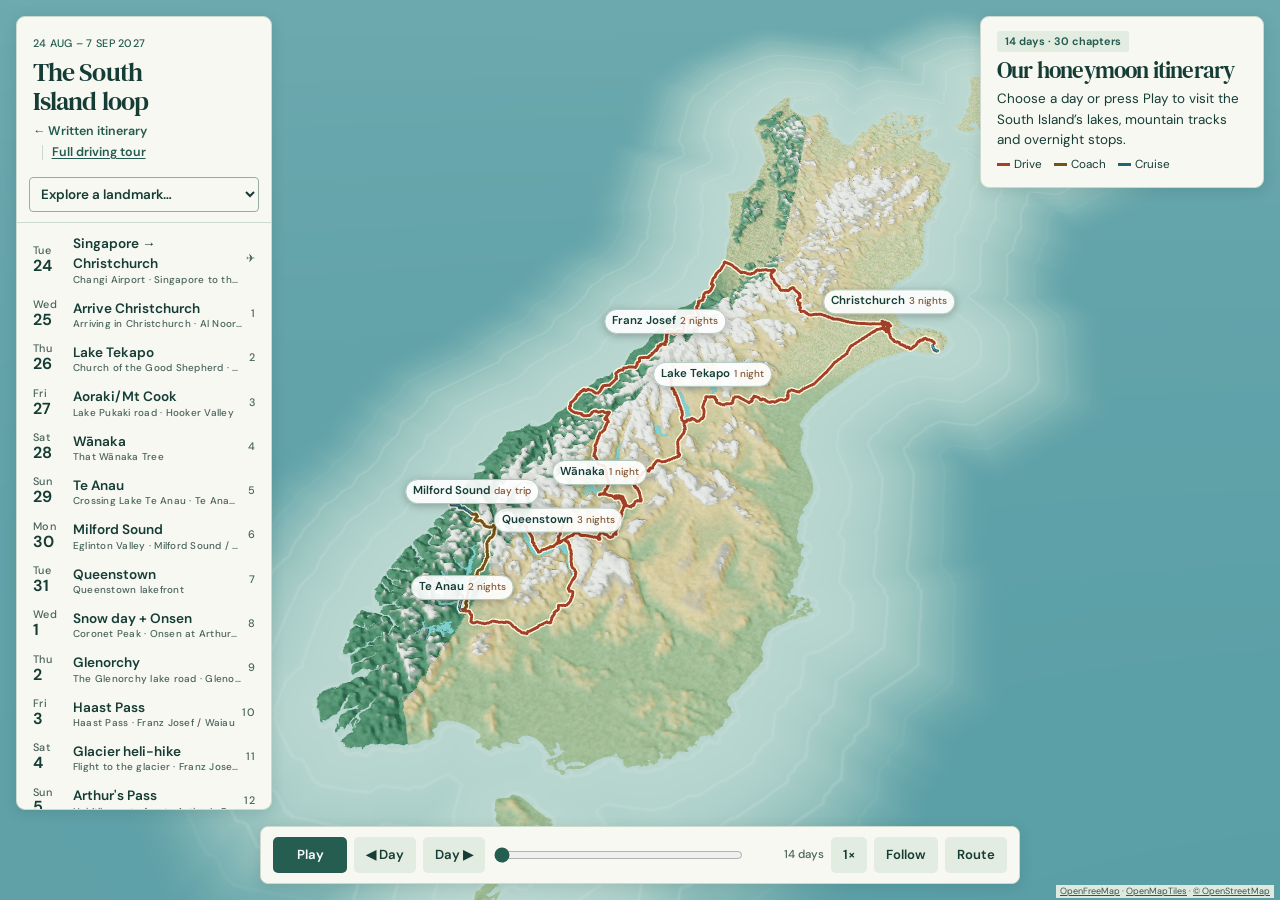
<file: docs/3d/index.html>
<!doctype html>
<html lang="en">
<head>
<meta charset="utf-8">
<meta name="viewport" content="width=device-width,initial-scale=1,viewport-fit=cover">
<link rel="icon" type="image/webp" href="../atlas/valley.webp">
<style>:root{color-scheme:light;padding-top:env(safe-area-inset-top,0px);padding-bottom:env(safe-area-inset-bottom,0px)}body{margin:0;font:14px system-ui}img{max-width:100%}[hidden]{display:none!important}</style>
<title>South Island in 3D · Honeymoon Atlas</title>
<meta name="claude:viewport-fit-sides" content="cover">
<link rel="stylesheet" href="../atlas/type.css">
<style>
/* Layout: full-bleed WebGL (globe for the flights, South Island diorama for the trip). Vlog layer on top: REC stamp, chapter cards, subtitles, letterbox. Day list docked left, transport bar bottom. */
:root{
  --panel:rgba(250,252,252,.92); --ink:#14232a; --muted:#56676d; --line:rgba(20,35,42,.12);
  --lake:#0f7d86; --accent:#c8432f; --chip:#e7f1f2; --bg:#0a1424; --rec:#ff3b30; --lb:5.5vh;
  --display:"Bricolage Grotesque",ui-sans-serif,system-ui,sans-serif;
  --body:"Inter",ui-sans-serif,system-ui,-apple-system,"Segoe UI",sans-serif;
  --mono:"JetBrains Mono",ui-monospace,Consolas,monospace;
}
@media (prefers-color-scheme:dark){:root:not([data-theme="light"]){--panel:rgba(16,27,32,.88);--ink:#e3ecee;--muted:#9db0b5;--line:rgba(227,236,238,.14);--lake:#4fc3cc;--accent:#ef6a55;--chip:#1b3036;color-scheme:dark}}
:root[data-theme="dark"]{--panel:rgba(16,27,32,.88);--ink:#e3ecee;--muted:#9db0b5;--line:rgba(227,236,238,.14);--lake:#4fc3cc;--accent:#ef6a55;--chip:#1b3036;color-scheme:dark}
html,body{height:100%}
body{background:var(--bg);color:var(--ink);font:14px/1.5 var(--body);overflow:hidden}
#app{position:fixed;inset:0}
canvas{display:block;width:100%;height:100%;touch-action:none}
.glass{background:var(--panel);backdrop-filter:blur(10px);-webkit-backdrop-filter:blur(10px);border:1px solid var(--line);border-radius:14px;box-shadow:0 8px 30px rgba(0,0,0,.18)}
h1,h2{font-family:var(--display);margin:0;line-height:1.1;text-wrap:balance}

/* vlog layer */
.lb{position:absolute;left:0;right:0;height:var(--lb);background:#000;pointer-events:none;transition:transform .6s ease;z-index:1}
#lbTop{top:0;transform:translateY(-100%)} #lbBot{bottom:0;transform:translateY(100%)}
body.rolling #lbTop,body.rolling #lbBot{transform:none}
#rec{position:absolute;top:calc(14px + env(safe-area-inset-top,0px));left:50%;transform:translateX(-50%);z-index:3;display:flex;gap:10px;align-items:center;
  font:500 .72rem/1 var(--mono);letter-spacing:.08em;color:#fff;text-shadow:0 1px 3px rgba(0,0,0,.6);white-space:nowrap;pointer-events:none;
  background:rgba(0,0,0,.42);padding:5px 10px;border-radius:999px}
#rec i{width:9px;height:9px;border-radius:50%;background:var(--rec);box-shadow:0 0 8px var(--rec);opacity:.35}
body.rolling #rec i{opacity:1;animation:blink 1.2s steps(2) infinite}
@keyframes blink{50%{opacity:.2}}
#chapter{position:absolute;left:50%;top:42%;transform:translate(-50%,-50%) scale(.96);text-align:center;color:#fff;z-index:3;pointer-events:none;opacity:0;transition:opacity .5s ease,transform .8s ease;width:min(90vw,720px)}
#chapter.show{opacity:1;transform:translate(-50%,-50%) scale(1)}
#chapter .k{font:500 .8rem/1 var(--mono);letter-spacing:.3em;text-transform:uppercase;opacity:.9}
#chapter h2{font-size:clamp(2.2rem,7vw,4.6rem);font-weight:800;letter-spacing:-.02em;margin:.25em 0 .15em;text-shadow:0 4px 30px rgba(0,0,0,.55)}
#chapter .s{font:600 1rem/1.3 var(--body);text-shadow:0 2px 10px rgba(0,0,0,.6)}
#sub{position:absolute;left:50%;transform:translateX(-50%);bottom:calc(92px + var(--lb) + env(safe-area-inset-bottom,0px));z-index:3;max-width:min(680px,calc(100% - 32px));text-align:center;pointer-events:none;
  font:600 1.02rem/1.4 var(--body);color:#fff;background:rgba(0,0,0,.55);padding:6px 12px;border-radius:8px;opacity:0;transition:opacity .4s}
#sub.on{opacity:1}
@media (min-width:821px){#sub{left:calc(314px + (100% - 314px)/2);max-width:min(640px,calc(100% - 360px))}}
#fade{position:absolute;inset:0;background:#000;opacity:0;pointer-events:none;z-index:2}

/* panels */
#side{position:absolute;z-index:4;top:calc(12px + var(--lb) + env(safe-area-inset-top,0px));left:max(12px,env(safe-area-inset-left,0px));bottom:calc(84px + var(--lb) + env(safe-area-inset-bottom,0px));width:290px;display:flex;flex-direction:column;overflow:hidden}
#side header{padding:12px 14px 10px;border-bottom:1px solid var(--line)}
#side h1{font-size:1.2rem}
.itin{display:inline-block;margin-top:4px;font:600 .74rem/1.2 var(--body);color:var(--accent);text-decoration:none}
.itin:hover{text-decoration:underline}
@media (max-width:820px){.itin{display:none}}
.sub{font:500 .68rem/1.3 var(--mono);color:var(--lake);letter-spacing:.06em;text-transform:uppercase}
#days{list-style:none;margin:0;padding:6px;overflow:auto;flex:1;min-height:0}
#days button{all:unset;box-sizing:border-box;display:grid;grid-template-columns:44px 1fr auto;gap:8px;align-items:center;width:100%;padding:6px 10px;border-radius:10px;cursor:pointer}
#days button:hover{background:var(--chip)}
#days button:focus-visible{outline:2px solid var(--lake)}
#days button[aria-current="true"]{background:var(--chip);box-shadow:inset 3px 0 0 var(--accent)}
.dnum{font:500 .68rem/1.1 var(--mono);color:var(--muted)}
.dnum b{display:block;font:700 1rem/1.1 var(--display);color:var(--ink)}
.dtitle{font-weight:600;font-size:.85rem;min-width:0}
.modes{font:500 .62rem/1 var(--mono);color:var(--muted);white-space:nowrap}
#card{position:absolute;z-index:4;top:calc(12px + var(--lb) + env(safe-area-inset-top,0px));right:max(12px,env(safe-area-inset-right,0px));width:310px;padding:12px 14px;display:grid;gap:6px}
#card h2{font-size:1.1rem}
#card p{margin:0;font-size:.84rem}
#card .food{font-size:.8rem;color:var(--muted);border-top:1px solid var(--line);padding-top:6px}
#leg{display:inline-flex;gap:6px;align-items:center;font:500 .68rem/1 var(--mono);background:var(--chip);color:var(--lake);padding:5px 8px;border-radius:999px;width:max-content;max-width:100%;overflow:hidden;text-overflow:ellipsis;white-space:nowrap}
#bar{position:absolute;z-index:4;left:50%;transform:translateX(-50%);bottom:calc(12px + var(--lb) + env(safe-area-inset-bottom,0px));width:min(780px,calc(100% - 24px));display:flex;gap:10px;align-items:center;padding:10px 12px;flex-wrap:wrap}
.btn{all:unset;box-sizing:border-box;cursor:pointer;padding:8px 12px;border-radius:10px;font-weight:600;font-size:.82rem;background:var(--chip);color:var(--ink);white-space:nowrap}
.btn:focus-visible{outline:2px solid var(--lake)}
.btn.primary{background:var(--accent);color:#fff;min-width:74px;text-align:center}
.btn[aria-pressed="true"]{background:var(--lake);color:#fff}
#scrub{flex:1;min-width:140px;accent-color:var(--accent)}
#clock{font:500 .72rem/1 var(--mono);color:var(--muted);min-width:72px;text-align:right}
.label{position:absolute;left:0;top:0;z-index:1;pointer-events:none;font:600 .72rem/1 var(--body);color:#14232a;background:rgba(255,255,255,.9);padding:4px 7px;border-radius:999px;white-space:nowrap;box-shadow:0 2px 8px rgba(0,0,0,.25)}
.label small{font:500 .62rem/1 var(--mono);color:#a33b2a;margin-left:4px}
.label.sea{background:none;box-shadow:none;color:rgba(255,255,255,.75);font:500 .7rem/1 var(--mono);letter-spacing:.2em;text-transform:uppercase}
#status{position:absolute;z-index:5;left:50%;top:50%;transform:translate(-50%,-50%);padding:12px 16px;font-size:.85rem}
#toggle{display:none}
@media (max-width:820px){
  :root{--lb:3vh}
  /* stack, bottom up: letterbox · two-row controls · day panel header · subtitle. REC stamp rides at the top. */
  #rec{top:calc(var(--lb) + 6px + env(safe-area-inset-top,0px));font-size:.58rem;gap:6px;max-width:calc(100% - 24px);overflow:hidden}
  #card{top:calc(var(--lb) + 26px + env(safe-area-inset-top,0px));left:max(12px,env(safe-area-inset-left,0px));right:max(12px,env(safe-area-inset-right,0px));width:auto;padding:9px 12px;gap:3px}
  #card h2{font-size:1rem}
  #card #cfood,#card p.more{display:none}
  #card #cstay{border-top:0;padding-top:0;font-size:.74rem}
  #bar{display:grid;grid-template-columns:auto auto auto 1fr auto auto auto;gap:6px 6px;padding:8px 10px;bottom:calc(8px + var(--lb) + env(safe-area-inset-bottom,0px))}
  #bar .btn{padding:7px 9px;font-size:.78rem}
  #bar .w{display:none}
  #scrub{grid-row:2;grid-column:1 / 7;min-width:0;width:100%}
  #clock{grid-row:2;grid-column:7;min-width:0}
  #side{top:auto;bottom:calc(112px + var(--lb) + env(safe-area-inset-bottom,0px));right:max(12px,env(safe-area-inset-right,0px));width:auto;max-height:42%}
  #side[data-open="false"] #days{display:none}
  #side[data-open="true"]~#sub{display:none}
  #side header{display:flex;align-items:center;gap:8px;padding:8px 12px}
  #side h1{font-size:1rem}
  #toggle{display:inline-block;margin-left:auto}
  #sub{bottom:calc(174px + var(--lb) + env(safe-area-inset-bottom,0px));font-size:.86rem}
  #chapter{top:36%}
  #chapter .s{font-size:.86rem}
}
@media (prefers-reduced-motion:reduce){body.rolling #rec i{animation:none}#chapter,.lb{transition:none}}
</style>
<link rel="stylesheet" href="../atlas/map.css">

<div id="app">
  <canvas id="c" tabindex="0" aria-label="3D travel map. In the overview and landmark views, use arrow keys to orbit and plus or minus to zoom."></canvas>
  <div id="labels"></div>
  <div id="locator" aria-hidden="true" hidden></div>
  <small class="map-credit"><a href="https://openfreemap.org/">OpenFreeMap</a> · <a href="https://openmaptiles.org/">OpenMapTiles</a> · <a href="https://www.openstreetmap.org/copyright">© OpenStreetMap</a></small>
  <div id="fade"></div>
  <div class="lb" id="lbTop"></div><div class="lb" id="lbBot"></div>
  <div id="rec"><i></i><span id="stamp">TUE 24 AUG 2027 · 19:20 · SINGAPORE</span></div>
  <div id="chapter"><div class="k" id="chK">A honeymoon travel vlog</div><h2 id="chT">Singapore to Aotearoa</h2><div class="s" id="chS">14 days on New Zealand's South Island · Press Play</div></div>

  <aside id="side" class="glass" data-open="false">
    <header>
      <div><span class="sub">24 Aug – 7 Sep 2027</span><h1>The South Island loop</h1><a class="itin" id="journal-back" href="../#days">← Itinerary and stays</a> <a class="itin tour-switch" id="tour-switch" href="?tour=drive">Full driving tour</a></div>
      <button class="btn" id="toggle" aria-expanded="false" aria-controls="days">Days</button>
    </header>
    <label class="landmark-picker"><select id="places" aria-label="Explore a 3D landmark" disabled><option value="">Explore a landmark…</option></select></label>
    <ol id="days"></ol>
  </aside>
  <div id="sub" aria-live="polite"></div>

  <section id="card" class="glass">
    <span id="leg">Episode 1</span>
    <h2 id="ctitle">Singapore → Christchurch</h2>
    <p class="more" id="ctext">SQ297 leaves Changi T3 at 19:50 and lands in Christchurch at 09:30 the next morning.</p>
    <div class="route-key" aria-label="Route colours"><span>Drive</span><span>Coach</span><span>Cruise</span></div>
    <div id="route-inset" hidden><span></span><canvas width="400" height="100" aria-hidden="true"></canvas></div>
    <p class="food" id="cfood">Halal: pre-order the Muslim meal (MOML) on both flights.</p>
    <p class="food" id="cstay">Tonight: on the plane (SQ297)</p>
    <button type="button" class="btn" id="back-day" hidden>Follow this day</button>
  </section>

  <div id="bar" class="glass">
    <button class="btn primary" id="play">Play</button>
    <button class="btn" id="prev" aria-label="Previous day">◀<span class="w"> Day</span></button>
    <button class="btn" id="next" aria-label="Next day"><span class="w">Day </span>▶</button>
    <input type="range" id="scrub" min="0" max="1000" value="0" aria-label="Trip progress">
    <span id="clock">24 Aug</span>
    <button class="btn" id="speed" aria-label="Playback speed">1×</button>
    <button class="btn" id="follow" aria-pressed="true">Follow</button>
    <button class="btn" id="overview">Route</button>
    <button type="button" class="btn" id="options-toggle" aria-expanded="false" aria-controls="map-options">More</button>
  </div>
  <aside class="glass" id="map-options" aria-label="Map options" tabindex="-1" hidden>
    <h2>Map options</h2>
    <div id="option-links"></div>
    <label class="activity-picker">Go to an activity<select id="activity-picker"><option value="">Choose a scene…</option></select></label>
    <div id="option-places"></div>
    <div id="option-playback" aria-label="Playback controls"></div>
    <div id="option-notes"></div>
  </aside>
  <div id="status" role="status" class="glass">Loading the map…</div>
  <noscript><p class="glass" style="position:absolute;inset:25% 10% auto;padding:20px;z-index:8">Enable JavaScript to explore the map, or <a href="../">read the itinerary</a>.</p></noscript>
</div>

<script src="../atlas/three-r147/three.min.js"></script>
<script src="../atlas/three-r147/GLTFLoader.js"></script>
<script src="../atlas/three-r147/OrbitControls.js"></script>
<script src="../atlas/surface-travel.js"></script>
<script src="../atlas/scenery.js"></script>
<script src="../atlas/journey.js"></script>
<script src="../atlas/itinerary.js"></script>
<script src="../atlas/map-panels.js"></script>
<script src="../atlas/evening-views.js"></script>
<script src="../atlas/landscape.js"></script>
<script src="../atlas/assets.js"></script>
<script src="../atlas/miniatures.js"></script>
<script src="../atlas/relief.js"></script>
<script>
(function(){
'use strict';
const $=id=>document.getElementById(id);
// ---------- shared projection for the South Island diorama (matches map3d/ASSET_SPEC.md) ----------
function mapUnavailable(){
  $('status').hidden=false;
  $('status').innerHTML='This map needs WebGL. <a href="../">Open the illustrated itinerary</a>.';
  $('chapter').classList.remove('show');
}
if(!window.THREE){mapUnavailable();return;}
const KX=8.008, KY=11.132;
const P=(lat,lon)=>({x:(lon-170.5)*KX, z:-(lat+44)*KY});
const rev=a=>a.slice().reverse();

// ---------- trip data ----------
const DAYS=[
 {d:'24 Aug',w:'Tue',t:'Singapore → Christchurch',x:'SQ297 leaves Changi T3 at 19:50 and lands in Christchurch at 09:30 the next morning.',f:'Pre-order the Muslim meal (MOML) on both flights.'},
 {d:'25 Aug',w:'Wed',t:'Arrive Christchurch',x:'Collect the car and chains, rest, Al Noor Mosque and the Botanic Gardens.',f:'FIANZ: Chicking Bush Inn, Riccarton Rd. Groceries: PAK\'nSAVE Riccarton and Maihan Halal Meat.'},
 {d:'26 Aug',w:'Thu',t:'Lake Tekapo',x:'Canterbury Plains, Geraldine, Fairlie. Tekapo Springs, then stargazing on Mt John.',f:'Cook tonight. Four Square Tekapo for top-ups.'},
 {d:'27 Aug',w:'Fri',t:'Aoraki/Mt Cook',x:'Groceries in Twizel, Lake Pukaki\'s blue water, then the Hooker Valley Track.',f:'Cook. No shop in Mt Cook village, so buy in Twizel.'},
 {d:'28 Aug',w:'Sat',t:'Wānaka',x:'Over Lindis Pass in daylight. Sunset at That Wānaka Tree.',f:'New World Three Parks. Ask at Bombay Palace.'},
 {d:'29 Aug',w:'Sun',t:'Te Anau',x:'Via Cromwell and a big shop in Frankton. Boat to the glowworm caves.',f:'Cook. Buy halal meat in Frankton.'},
 {d:'30 Aug',w:'Mon',t:'Milford Sound',x:'Coach through the Homer Tunnel, cruise to the Tasman Sea and back.',f:'Pack a halal lunch and snacks.'},
 {d:'31 Aug',w:'Tue',t:'Queenstown',x:'Slow morning on Lake Te Anau, then the drive to Queenstown.',f:'Ask: Erik\'s Fish & Chips, The Taj, Bombay Palace.'},
 {d:'1 Sep',w:'Wed',t:'Snow day + Onsen',x:'Ski lesson at Coronet Peak. Sunset cedar hot tub over the Shotover. New moon tonight.',f:'Ask: Pedro\'s House of Lamb for takeaway.'},
 {d:'2 Sep',w:'Thu',t:'Glenorchy',x:'Lake road to Glenorchy and the lagoon boardwalk. Stock up for the West Coast.',f:'PAK\'nSAVE or New World Frankton.'},
 {d:'3 Sep',w:'Fri',t:'Haast Pass',x:'Lakes Wānaka and Hāwea, the Blue Pools, Haast Pass, then up the wild coast to Franz Josef.',f:'Cook. Four Square Franz Josef.'},
 {d:'4 Sep',w:'Sat',t:'Glacier heli-hike',x:'First flight of the morning onto the Franz Josef ice.',f:'Cook.'},
 {d:'5 Sep',w:'Sun',t:'Arthur\'s Pass',x:'Hokitika, then over the Alps back to Christchurch before dark.',f:'FIANZ: Chicking Colombo. Ask: AFG, Lincoln Rd.'},
 {d:'6 Sep',w:'Mon',t:'Akaroa',x:'Harbour cruise to look for Hector\'s dolphins. Farewell dinner.',f:'A favourite Christchurch halal place.'},
 {d:'7 Sep',w:'Tue',t:'Fly home',x:'At the airport by 07:50 for SQ298 at 10:50, landing in Singapore at 17:40.',f:'The CHC prayer room is landside, by domestic baggage claim.'}
];
const NIGHTS=['On the plane (SQ297)','Argyle on the Park, Riccarton','Peppers Bluewater Lake View Suite, Tekapo','Aoraki Court Executive Spa Studio',
 'Edgewater Premium Suite, Wānaka','Radfords on the Lake, Te Anau','Radfords on the Lake, Te Anau','Villa del Lago Corner Suite, Queenstown',
 'Villa del Lago, Queenstown','Villa del Lago, Queenstown','Rainforest Retreat Spa Tree House, Franz Josef','Rainforest Retreat, Franz Josef',
 'Hotel Montreal Junior Suite, Christchurch','Novotel Christchurch Airport','Home in Singapore'];
const SIN=[1.3644,103.9915], AIR=[-43.489,172.532], CHC=[-43.531,172.60], TEK=[-44.005,170.48], MTC=[-43.735,170.096],
 WAN=[-44.70,169.135], TEA=[-45.414,167.718], QT=[-45.031,168.662], FJ=[-43.387,170.183], MIL=[-44.6715,167.9265], AKA=[-43.804,172.968];
const flightNZ=[[-42.2,168.4],[-42.9,170.4],[-43.53,171.75],[-43.63,172.37],
  [-43.52,172.496],airportRunways[0][0],[-43.487,172.53438]];
// [day, mode, path (route key 'r:…' or lat/lon list or a single point), vlog line, clock, stay seconds, night]
const LEGS=[
 [0,'gstay',SIN,'Changi Terminal 3. Bags checked, rings on. Let\'s go.','19:20',3.5],
 [0,'gfly',[SIN,AIR],'Ten hours south-east: over Java, across Australia, then the Tasman Sea.','19:50'],
 [1,'plane',flightNZ,'First light over the Southern Alps. Kia ora, Aotearoa!','09:10'],
 [1,'car','r:air-chc','Picked up the car, checked the snow chains, straight to Riccarton.','10:30'],
 [1,'stay',CHC,'Dhuhr at Al Noor, a walk in the gardens, first halal dinner at Chicking.','13:00',3.5],
 [2,'car','r:chc-tekapo','Across the Canterbury Plains, through Geraldine and Fairlie, up into the Mackenzie.','09:00'],
 [2,'stay',[-43.986,170.465],'Hot pools at Tekapo Springs, then Mt John after dark. So many stars.','21:30',4.5,1],
 [3,'car','r:tekapo-twizel','Groceries in Twizel first. There\'s no shop up at Mt Cook.','08:30'],
 [3,'car','r:twizel-mtcook','The Lake Pukaki road. That blue is real.','10:00'],
 [3,'stay',[-43.69,170.10],'Hooker Valley Track in microspikes, with Aoraki right in front of us.','11:30',3.5],
 [4,'car','r:mtcook-wanaka','Back through Twizel and Omarama, over Lindis Pass in daylight.','09:00'],
 [4,'stay',[-44.696,169.125],'Sunset at That Wānaka Tree.','17:40',3.5,.55],
 [5,'car','r:wanaka-teanau','Through Cromwell, a big shop in Frankton, then down to Te Anau.','09:00'],
 [5,'boat','b:te-anau','Across Lake Te Anau to the glowworm caves.','16:30'],
 [5,'stay',[-45.29495,167.7269],'A silent boat ride under thousands of glowworms.','17:15',3,.6],
 [5,'boat','b:te-anau:back','Back across the lake for dinner.','18:15'],
 [6,'coach','r:teanau-milford','Coach day: Eglinton Valley, the Homer Tunnel, then down to Milford.','08:00'],
 [6,'boat','b:milford:round','Mitre Peak, waterfalls, all the way out to the Tasman Sea.','11:30'],
 [6,'coach','r:milford-teanau','Long ride back. A packed halal lunch never tasted so good.','14:00'],
 [7,'car','r:teanau-qt','Te Anau to Queenstown along Lake Wakatipu.','10:30'],
 [7,'stay',QT,'Lakefront walk and halal fish and chips at Erik\'s.','18:30',3,.4],
 [8,'car','r:qt-coronet','Up to Coronet Peak for our first ski lesson.','08:30'],
 [8,'stay',[-44.926,168.736],'Fall over, get up, fall over again. Best day.','10:00',3],
 [8,'car','r:coronet-onsen','Down the mountain to Arthurs Point.','16:30'],
 [8,'stay',[-44.991,168.677],'Cedar hot tub above the Shotover at sunset. New moon tonight.','17:45',4,1],
 [9,'car','r:onsen-glenorchy','The lake road to Glenorchy. Every corner is a viewpoint.','09:30'],
 [9,'stay',[-44.851,168.388],'Lagoon boardwalk and a picnic by the water.','12:00',3],
 [9,'car','r:glenorchy-qt','Back to Queenstown to stock up for the West Coast.','15:00'],
 [10,'car','r:qt-franz','Big drive: Wānaka, Hāwea, the Blue Pools, Haast Pass and the wild West Coast.','07:30'],
 [11,'heli',[FJ,[-43.42,170.20],[-43.47,170.25],[-43.50,170.29]],'First heli of the morning, onto the Franz Josef névé.','08:15'],
 [11,'stay',[-43.50,170.29],'Walking on the glacier. Blue ice everywhere.','09:00',3.5],
 [11,'heli',[[-43.50,170.29],[-43.47,170.25],[-43.42,170.20],FJ],'Back down to Franz Josef.','11:00'],
 [12,'car','r:franz-chc','Hokitika, then Arthur\'s Pass back over the Alps to Christchurch.','08:00'],
 [13,'car','r:chc-akaroa','Over the hill to Akaroa.','09:00'],
 [13,'boat','b:akaroa:round','Harbour cruise. Hector\'s dolphins, one of the world\'s smallest.','11:00'],
 [13,'car','r:akaroa-air','Farewell dinner, then a last night near the airport.','16:00'],
 [14,'plane',rev(flightNZ),'SQ298 at 10:50. One last look at the Alps.','10:50'],
 [14,'gfly',[AIR,SIN],'Ten hours home, holding hands the whole way.','11:20'],
 [14,'gstay',SIN,'Home in Singapore at 17:40. Married, tired, happy.','17:40',4]
];
const STOPS=[['Christchurch',CHC,'3 nights'],['Lake Tekapo',TEK,'1'],['Aoraki/Mt Cook',MTC,'1'],['Wānaka',WAN,'1'],['Te Anau',TEA,'2'],['Queenstown',QT,'3'],['Franz Josef',FJ,'2'],['Milford Sound',MIL,'day trip'],['Akaroa',AKA,'day trip']];
const MODE={car:{c:'#c8432f',v:3.6,name:'Drive',len:.066},coach:{c:'#e0a030',v:3.4,name:'Coach',len:.084},boat:{c:'#2bb0c0',v:.9,name:'Boat',len:.015},
  heli:{c:'#d9467a',v:.9,name:'Helicopter',len:.5},plane:{c:'#f4f7f8',v:7,name:'Flight',len:1.4},stay:{name:'Stop'},gfly:{name:'Flight'},gstay:{name:'Stop'}};

// ---------- renderer, two scenes ----------
const canvas=$('c');
let renderer;
try{renderer=new THREE.WebGLRenderer({canvas,antialias:true});}
catch(error){mapUnavailable();return;}
renderer.setPixelRatio(Math.min(devicePixelRatio,matchMedia('(pointer:coarse)').matches?1.5:2));
renderer.outputEncoding=THREE.sRGBEncoding;
renderer.toneMapping=THREE.ACESFilmicToneMapping;
renderer.toneMappingExposure=.94;
renderer.shadowMap.enabled=true;renderer.shadowMap.type=THREE.PCFSoftShadowMap;
const camera=new THREE.PerspectiveCamera(42,1,.001,1200);
const controls=new THREE.OrbitControls(camera,canvas);
controls.enableDamping=true;
let needsDraw=true;
controls.addEventListener('change',()=>{needsDraw=true;});

// globe
const gScene=new THREE.Scene();gScene.background=new THREE.Color('#050b18');
const R=10,D2R=Math.PI/180;
function gv(lat,lon,r){const ph=(90-lat)*D2R,th=(lon+180)*D2R;return new THREE.Vector3(-r*Math.sin(ph)*Math.cos(th),r*Math.cos(ph),r*Math.sin(ph)*Math.sin(th));}
const tex=new THREE.TextureLoader().load('web_assets/earth.jpg');tex.encoding=THREE.sRGBEncoding;tex.anisotropy=8;
gScene.add(new THREE.Mesh(new THREE.SphereGeometry(R,128,96),new THREE.MeshStandardMaterial({map:tex,roughness:.95})));
gScene.add(new THREE.Mesh(new THREE.SphereGeometry(R*1.035,64,48),new THREE.MeshBasicMaterial({color:'#7cc7e8',transparent:true,opacity:.13,side:THREE.BackSide})));
gScene.add(new THREE.HemisphereLight('#ffffff','#334455',.75));
const gSun=new THREE.DirectionalLight('#fff4e0',.9);gSun.position.set(-20,18,30);gScene.add(gSun);
function stars(n,r){const g=new THREE.BufferGeometry(),p=[];for(let i=0;i<n;i++){const u=Math.random()*2-1,a=Math.random()*Math.PI*2,s=Math.sqrt(1-u*u);p.push(r*s*Math.cos(a),r*u,r*s*Math.sin(a));}
  g.setAttribute('position',new THREE.Float32BufferAttribute(p,3));const m=new THREE.PointsMaterial({color:'#fff',size:1.4,sizeAttenuation:false,transparent:true,fog:false});return new THREE.Points(g,m);}
gScene.add(stars(2500,500));
[SIN,AIR].forEach(ll=>{const m=new THREE.Mesh(new THREE.SphereGeometry(.07,16,12),new THREE.MeshBasicMaterial({color:'#ef6a55'}));m.position.copy(gv(ll[0],ll[1],R*1.002));gScene.add(m);});
function gcPath(a,b,n){const va=gv(a[0],a[1],1).normalize(),vb=gv(b[0],b[1],1).normalize(),w=va.angleTo(vb),out=[];
  for(let i=0;i<=n;i++){const t=i/n,v=va.clone().multiplyScalar(Math.sin((1-t)*w)).add(vb.clone().multiplyScalar(Math.sin(t*w))).divideScalar(Math.sin(w));
    out.push(v.multiplyScalar(R*(1.004+.055*Math.sin(Math.PI*t))));}return out;}

// South Island diorama
const scene=new THREE.Scene();
const DAY=new THREE.Color('#d4e5de'),NIGHT=new THREE.Color('#0b1430'),skyCol=DAY.clone();
const eveningSky=makeEveningSky();scene.add(eveningSky);
const renderEvening=createEveningViews(canvas,controls);
scene.background=skyCol;scene.fog=new THREE.FogExp2(skyCol,.0035);
const hemi=new THREE.HemisphereLight('#f1f6ef','#6f785d',.9);scene.add(hemi);
const sun=new THREE.DirectionalLight('#fff1dc',1.1);sun.position.set(-32,24,14);scene.add(sun);
const sea=new THREE.Mesh(new THREE.PlaneGeometry(900,900),new THREE.MeshStandardMaterial({color:'#2d7d9e',roughness:.55,metalness:.05}));
sea.rotation.x=-Math.PI/2;sea.position.y=-.018;scene.add(sea);
const nzStars=stars(1800,380);nzStars.material.opacity=0;nzStars.position.y=-40;scene.add(nzStars);

// ---------- height grids from the terrain mesh ----------
const terrainSurface=SurfaceTravel.terrainIndex(),lakeSurface=SurfaceTravel.terrainIndex(),scenery=[];
const G={x0:-40,z0:-44,step:.08,nx:1000,nz:1050};
const land=new Float32Array(G.nx*G.nz).fill(-1),water=new Float32Array(G.nx*G.nz).fill(-1);
function raster(mesh,arr){
  mesh.updateMatrixWorld(true);
  const g=mesh.geometry,pos=g.attributes.position,idx=g.index,n=pos.count,m=mesh.matrixWorld,v=new THREE.Vector3();
  const X=new Float32Array(n),Y=new Float32Array(n),Z=new Float32Array(n);
  const normals=arr===land&&g.attributes.normal?new Float32Array(n*3):null;
  const normalScratch=new THREE.Vector3(),normalMatrix=normals?new THREE.Matrix3().getNormalMatrix(m):null;
  for(let i=0;i<n;i++){v.fromBufferAttribute(pos,i).applyMatrix4(m);X[i]=v.x;Y[i]=v.y;Z[i]=v.z;
    if(normals)normalScratch.fromBufferAttribute(g.attributes.normal,i).applyNormalMatrix(normalMatrix).toArray(normals,3*i);
    const ci=Math.floor((v.x-G.x0)/G.step),cj=Math.floor((v.z-G.z0)/G.step);
    if(ci>=0&&cj>=0&&ci<G.nx&&cj<G.nz){const k=cj*G.nx+ci;if(v.y>arr[k])arr[k]=v.y;}}
  const register=(arr===land?terrainSurface:lakeSurface).mesh(X,Y,Z,idx?.array,normals);
  const T=idx?idx.count/3:n/3;
  for(let t=0;t<T;t++){
    const a=idx?idx.getX(3*t):3*t,b=idx?idx.getX(3*t+1):3*t+1,c=idx?idx.getX(3*t+2):3*t+2;
    register(t,a,b,c);
    const ax=X[a],az=Z[a],bx=X[b],bz=Z[b],cx=X[c],cz=Z[c];
    const d=(bz-cz)*(ax-cx)+(cx-bx)*(az-cz);if(Math.abs(d)<1e-12)continue;
    const i0=Math.max(0,Math.floor((Math.min(ax,bx,cx)-G.x0)/G.step-.5)),i1=Math.min(G.nx-1,Math.ceil((Math.max(ax,bx,cx)-G.x0)/G.step-.5));
    const j0=Math.max(0,Math.floor((Math.min(az,bz,cz)-G.z0)/G.step-.5)),j1=Math.min(G.nz-1,Math.ceil((Math.max(az,bz,cz)-G.z0)/G.step-.5));
    for(let j=j0;j<=j1;j++){const pz=G.z0+(j+.5)*G.step;
      for(let i=i0;i<=i1;i++){const px=G.x0+(i+.5)*G.step;
        const l1=((bz-cz)*(px-cx)+(cx-bx)*(pz-cz))/d,l2=((cz-az)*(px-cx)+(ax-cx)*(pz-cz))/d,l3=1-l1-l2;
        if(l1<-1e-4||l2<-1e-4||l3<-1e-4)continue;
        const h=l1*Y[a]+l2*Y[b]+l3*Y[c],k=j*G.nx+i;if(h>arr[k])arr[k]=h;}}
  }
}
function sample(arr,x,z){
  const fx=(x-G.x0)/G.step-.5,fz=(z-G.z0)/G.step-.5,i=Math.floor(fx),j=Math.floor(fz);
  if(i<0||j<0||i>=G.nx-1||j>=G.nz-1)return 0;
  const tx=fx-i,tz=fz-j,g=k=>Math.max(0,arr[k]),k=j*G.nx+i;
  return (g(k)*(1-tx)+g(k+1)*tx)*(1-tz)+(g(k+G.nx)*(1-tx)+g(k+G.nx+1)*tx)*tz;
}
const H=(x,z)=>sample(land,x,z),W=(x,z)=>sample(water,x,z);

// ---------- assets (base64-wrapped GLB in JSON; the host serves .json, not .glb) ----------
const load=atlasLoader();
function fit(obj,size,fallbackColor){
  if(obj)obj=obj.clone(true);
  if(!obj){const m=new THREE.Mesh(new THREE.BoxGeometry(.5,.35,1),new THREE.MeshStandardMaterial({color:fallbackColor||'#999'}));m.position.y=.175;obj=new THREE.Group();obj.add(m);}
  const box=new THREE.Box3().setFromObject(obj),s=new THREE.Vector3(),c=new THREE.Vector3();box.getSize(s);box.getCenter(c);
  const k=size/Math.max(s.x,s.y,s.z,1e-6);obj.scale.multiplyScalar(k);obj.position.set(-c.x*k,-box.min.y*k,-c.z*k);
  const w=new THREE.Group();w.add(obj);return w;
}
const DIVIDE=[[-41.3,172.4],[-42.3,171.9],[-42.9,171.6],[-43.6,170.2],[-44.3,169.0],[-44.8,168.3],[-45.5,167.9],[-46.3,167.6]].map(p=>P(p[0],p[1]));
function westOfDivide(x,z){for(let i=0;i<DIVIDE.length-1;i++){const a=DIVIDE[i],b=DIVIDE[i+1];if(z>=a.z&&z<=b.z){const t=(z-a.z)/(b.z-a.z);return x<a.x+(b.x-a.x)*t;}}return z>=DIVIDE[0].z;}

// ---------- smooth, physically plausible height profiles ----------
function boxSmooth(a,w){const n=a.length,ps=new Float64Array(n+1),o=new Float32Array(n);for(let i=0;i<n;i++)ps[i+1]=ps[i]+a[i];
  for(let i=0;i<n;i++){const s=Math.max(0,i-w),e=Math.min(n-1,i+w);o[i]=(ps[e+1]-ps[s])/(e-s+1);}return o;}
function maxFilter(a,w){const n=a.length,o=new Float32Array(n);for(let i=0;i<n;i++){let m=-1e9;for(let k=Math.max(0,i-w);k<=Math.min(n-1,i+w);k++)if(a[k]>m)m=a[k];o[i]=m;}return o;}
const ease=x=>x<=0?0:x>=1?1:x*x*(3-2*x);
const EXAG=5/10000; // metres -> scene units (1 unit = 10 km, 5x vertical), matches ASSET_SPEC.md
function heightProfile(sp,mode,arrive,step){
  const n=sp.length,g=sp.map(v=>Math.max(H(v.x,v.z),.02));
  const cells=d=>Math.max(1,Math.round(d/step));let y;
  if(mode==='heli'){
    // climb to a safe band over the ridges, cruise level-ish, settle on the pad / névé
    const clear=boxSmooth(maxFilter(g,cells(.6)),cells(.4));y=new Float32Array(n);
    for(let i=0;i<n;i++){const t=i/(n-1),k=ease(Math.min(t,1-t)/.22);y[i]=g[i]+.02+(Math.max(clear[i]+.16,g[i]+.02)-g[i]-.02)*k;}
    y=boxSmooth(y,cells(.1));y[0]=g[0]+.02;y[n-1]=g[n-1]+.02;}
  else{ // plane: a steady glide path that always clears terrain, never climbing on approach
    const clear=maxFilter(g,cells(1.5)),CRUISE=4.2;y=new Float32Array(n);
    for(let i=0;i<n;i++){const t=i/(n-1),f=arrive?1-t:t,glide=g[arrive?n-1:0]+(CRUISE-g[arrive?n-1:0])*Math.pow(f,1.15);y[i]=Math.max(glide,clear[i]+.35*Math.min(1,f*6));}
    if(arrive){for(let i=n-2;i>=0;i--)y[i]=Math.max(y[i],y[i+1]);}else{for(let i=1;i<n;i++)y[i]=Math.max(y[i],y[i-1]);}
    y=boxSmooth(y,cells(.8));if(arrive)y[n-1]=g[n-1]+.01;else y[0]=g[0]+.01;}
  sp.forEach((v,i)=>{
    if(mode==='plane'){
      const end=arrive?sp[n-1]:sp[0],remaining=Math.hypot(v.x-end.x,v.z-end.z);
      const floor=terrainSurface.height(v.x,v.z)??g[i];
      const glide=floor+.0003+Math.max(0,remaining-.15)*.085;
      v.y=Math.max(floor+.0003,THREE.MathUtils.lerp(glide,y[i],ease((remaining-.20)/2)));
    }else v.y=Math.max(y[i],terrainSurface.height(v.x,v.z)??0);
  });
}

// ---------- timeline ----------
const fullDrive=fullDriveRequested(),tourSwitch=$('tour-switch');
$('app').classList.toggle('itinerary-tour',!fullDrive);
tourSwitch.textContent=fullDrive?'Itinerary highlights':'Full driving tour';
function linkOtherTour(day){
  const journal=$('journal-back');
  journal.hash=day>=0?'trip-day-'+day:'days';
  journal.textContent=day>0?'← Day '+day+' itinerary':day===0?'← Departure itinerary':'← Written itinerary';
  const url=new URL(location.href);url.searchParams.set('tour',fullDrive?'itinerary':'drive');
  url.hash=day>=0?'day-'+day:'';tourSwitch.href=url.href;
}
linkOtherTour(-1);
let routeLegs=[],landmarkSites=new Map(),parkedCar=null;
const drawInset=routeInset($('route-inset'));
const legs=[];let TOTAL=0,ROUTES={},CRUISES={},fleet;
const overviewRoads=new THREE.Group();scene.add(overviewRoads);overviewRoads.visible=false;
function buildTimeline(){
  const tubes=new THREE.Group();scene.add(tubes);
  LEGS.forEach(([day,mode,path,cap,clock,dur,night])=>{
    const L={day,mode,cap,clock,night:night||0,world:(mode==='gfly'||mode==='gstay')?'globe':'nz'};
    if(mode==='gstay'){L.at=gv(path[0],path[1],R);L.dur=dur;}
    else if(mode==='gfly'){L.pts=gcPath(day?flightNZ[0]:SIN,day?SIN:flightNZ[0],400);L.dur=12;
      L.flightPath=new THREE.Line(new THREE.BufferGeometry().setFromPoints(L.pts),
        new THREE.LineBasicMaterial({color:'#e4ddbc',transparent:true,opacity:.62}));
      L.flightPath.visible=false;gScene.add(L.flightPath);}
    else if(mode==='stay'){const p=P(path[0],path[1]);L.at=new THREE.Vector3(p.x,H(p.x,p.z),p.z);L.dur=dur;}
    else if(['car','coach','boat'].includes(mode)){
      const boat=mode==='boat';
      const project=q=>{const p=P(...q);return new THREE.Vector3(p.x,0,p.z);};
      L.travel=SurfaceTravel.forLeg(mode,path,ROUTES,CRUISES,project,terrainSurface.height,sea.position.y,EXAG);
      L.key=path.slice(2).split(':')[0];
      if(!L.travel)return;
      L.pts=L.travel.points;L.len=L.travel.length;L.dur=Math.min(L.travel.duration,(boat?8:6)+(boat?3:1.36)*Math.sqrt(L.travel.km||1));L.km=L.travel.km;
      if(boat){
        const line=new THREE.Line(new THREE.BufferGeometry().setFromPoints(L.pts),new THREE.LineBasicMaterial({color:'#6cabae',transparent:true,opacity:.6}));
        tubes.add(line);
      }else tubes.add(SurfaceTravel.ribbon(L.travel,fullDrive?fleet.mapUnitsPerMetre:fleet.itineraryRoadUnitsPerMetre,terrainSurface));
      overviewRoads.add(chartRoad(boat?L.pts:SurfaceTravel.groundLine(L.travel.roadSamples.map(i=>L.pts[i]),terrainSurface),mode,canvas));
    }
    else{
      const proj=path.map(q=>{const p=P(...q);return new THREE.Vector3(p.x,0,p.z);});
      const curve=new THREE.CatmullRomCurve3(proj,false,'centripetal');
      const len=curve.getLength(),n=Math.max(12,Math.ceil(len/.03)),sp=curve.getSpacedPoints(n);
      heightProfile(sp,mode,mode==='plane'&&day<7,len/n);
      L.pts=sp;L.len=len;L.dur=mode==='plane'?15:7;
      L.flightPath=new THREE.Line(new THREE.BufferGeometry().setFromPoints(sp),
        new THREE.LineBasicMaterial({color:MODE[mode].c,transparent:true,opacity:.35,depthWrite:false}));
      L.flightPath.visible=false;tubes.add(L.flightPath);
    }
    const previous=legs[legs.length-1];
    L.cut=previous&&(L.world!==previous.world||(L.at||L.pts[0]).distanceTo(previous.at||previous.pts[previous.pts.length-1])>.35);
    L.start=TOTAL;TOTAL+=L.dur+(L.travel||/stay/.test(mode)?0:.35);legs.push(L);
  });
}
function posOnLeg(L,u){if(L.from!==undefined)u=THREE.MathUtils.lerp(L.from,L.to,THREE.MathUtils.clamp(u,0,1));
  if(L.travel)return SurfaceTravel.pose(L.travel,u);const n=L.pts.length-1;
  if(L.mode==='plane'){
    const inbound=L.day===1,v=inbound?u:1-u;
    const arrival=1-(1-v)**3;
    u=inbound?arrival:1-arrival;
  }
  const f=u*n,i=Math.min(n-1,Math.floor(f)),t=f-i;
  return {p:L.pts[i].clone().lerp(L.pts[i+1],t),d:L.pts[i+1].clone().sub(L.pts[i])};}

// ---------- labels ----------
const studio=makeMiniatureStudio(renderer);
const models={};
let inspected=null;
const labelEls=[];
function addLabel(world,v,html,cls){const el=document.createElement('div');el.className='label'+(cls?' '+cls:'');el.innerHTML=html;$('labels').appendChild(el);labelEls.push({world,v,el});}
const stopDays=[1,2,3,4,5,7,10,6,13];
STOPS.forEach(([name,ll,nights],index)=>{
  const p=P(ll[0],ll[1]),el=document.createElement('button');
  el.type='button';el.className='label stop-label';
  el.setAttribute('aria-label',name+', open day '+stopDays[index]);
  const detail=document.createElement('small');
  detail.textContent=/^\d+$/.test(nights)?nights+' '+(nights==='1'?'night':'nights'):nights;
  el.append(name,detail);el.onclick=()=>jumpDay(stopDays[index]);
  $('labels').appendChild(el);labelEls.push({world:'nz',v:new THREE.Vector3(p.x,0,p.z),el});
});
addLabel('globe',gv(SIN[0],SIN[1],R*1.01),'Singapore<small>home</small>');
addLabel('globe',gv(AIR[0],AIR[1],R*1.01),'Christchurch<small>SQ297</small>');
addLabel('globe',gv(-25,134,R*1.01),'Australia','sea');addLabel('globe',gv(-38,161,R*1.01),'Tasman Sea','sea');addLabel('globe',gv(-3,114,R*1.01),'Indonesia','sea');

// ---------- UI ----------
const daysEl=$('days');
DAYS.forEach((D,i)=>{const ms=[...new Set(LEGS.filter(l=>l[0]===i&&!/stay/.test(l[1])).map(l=>MODE[l[1]].name))].join(' · ');
  const li=document.createElement('li');li.innerHTML='<button data-day="'+i+'"><span class="dnum">'+D.w+'<b>'+D.d.split(' ')[0]+'</b></span><span class="dtitle">'+D.t+'<br><span class="modes">'+(ms||'Stay')+'</span></span><span class="dnum">'+(i?i:'✈')+'</span></button>';daysEl.appendChild(li);});
daysEl.addEventListener('click',e=>{const b=e.target.closest('button');if(b){jumpDay(+b.dataset.day);collapseDays();}});
let t=0,playing=false,speed=1,follow=true,curLeg=-1,curDay=-1,started=false,vehicles={},gPlane=null,active=null,legChangeT=0,night=0,world='globe',chapterTimer=0;
function collapseDays(){
  $('side').dataset.open='false';$('toggle').setAttribute('aria-expanded','false');
}
function leaveStudio(){
  if(!inspected)return;
  inspected=null;$('places').value='';$('app').classList.remove('inspecting');
  $('back-day').hidden=true;controls.enablePan=true;
  camera.clearViewOffset();controls.minDistance=.008;controls.maxDistance=320;controls.maxPolarAngle=Math.PI*.48;
  curDay=-1;
}
function markFollow(value){follow=value;$('follow').setAttribute('aria-pressed',String(value));}
function showRoute(){
  linkOtherTour(-1);
  needsDraw=true;
  for(const leg of legs){if(leg.flightPath)leg.flightPath.visible=false;}
  leaveStudio();setPlaying(false);markFollow(false);started=false;t=0;curLeg=curDay=-1;night=0;
  if(active){active.visible=false;active=null;}
  setWorld('nz');overview();
  $('app').classList.add('atlas-overview');$('chapter').classList.remove('show');$('sub').classList.remove('on');
  const km=Math.round(routeLegs.reduce((sum,l)=>sum+(l.mode==='car'?l.km:0),0));
  $('leg').textContent=fullDrive?'14 days · '+km.toLocaleString('en-NZ')+' km by car':'14 days · '+legs.length+' chapters';
  $('ctitle').textContent=fullDrive?'Our route':'Our honeymoon itinerary';
  $('ctext').textContent=fullDrive?'Follow every drive, cruise and flight from Singapore.':'Choose a day or press Play to visit the South Island’s lakes, mountain tracks and overnight stops.';
  $('scrub').value=0;$('clock').textContent='14 days';
  daysEl.querySelectorAll('button').forEach(b=>b.removeAttribute('aria-current'));
}
function openPlace(key){
  const place=atlasPlaces.find(p=>p.key===key);
  if(!place||!models[place.asset])return false;
  needsDraw=true;
  setPlaying(false);started=false;markFollow(false);setWorld('nz');inspected=place;
  collapseDays();showDay(place.day);$('app').classList.remove('atlas-overview');$('app').classList.add('inspecting');
  $('places').value=key;$('leg').textContent='Day '+place.day+' · '+place.location;
  $('ctitle').textContent=place.title;$('ctext').textContent=place.text+' Drag or use arrow keys to orbit.';
  $('back-day').hidden=false;$('back-day').textContent='Follow day '+place.day;
  const leg=legs.find(l=>l.day===place.day);t=leg.start+.001;$('scrub').value=Math.round(1000*t/TOTAL);
  resize();studio.show(models[place.asset],place,camera,controls);return true;
}
$('places').onchange=e=>{if(e.target.value)openPlace(e.target.value);else showRoute();};
$('back-day').onclick=()=>{if(inspected)jumpDay(inspected.day);};
canvas.addEventListener('keydown',event=>{
  if(!inspected&&!$('app').classList.contains('atlas-overview'))return;
  const orbit=new THREE.Spherical().setFromVector3(camera.position.clone().sub(controls.target));
  switch(event.key){
    case 'ArrowLeft': orbit.theta-=.12;break;
    case 'ArrowRight': orbit.theta+=.12;break;
    case 'ArrowUp': orbit.phi-=.10;break;
    case 'ArrowDown': orbit.phi+=.10;break;
    case '+': case '=': orbit.radius*=.88;break;
    case '-': orbit.radius/=.88;break;
    default:return;
  }
  event.preventDefault();
  orbit.phi=THREE.MathUtils.clamp(orbit.phi,.05,controls.maxPolarAngle);
  orbit.radius=THREE.MathUtils.clamp(orbit.radius,controls.minDistance,controls.maxDistance);
  camera.position.setFromSpherical(orbit).add(controls.target);controls.update();
});
function setPlaying(p){playing=p;$('play').textContent=p?'Pause':'Play';document.body.classList.toggle('rolling',p);}
$('play').onclick=()=>{if(!legs.length)return;if(inspected)jumpDay(inspected.day);$('app').classList.remove('atlas-overview');if(!started){started=true;follow=true;$('follow').setAttribute('aria-pressed','true');chapter('Departure · Tue 24 Aug 2027','Singapore → Christchurch','SQ297 from Changi T3 at 19:50');}if(t>=TOTAL)t=0;setPlaying(!playing);};
$('speed').onclick=()=>{speed=speed===1?2:speed===2?4:speed===4?.5:1;$('speed').textContent=speed+'×';};
$('follow').onclick=()=>{if(inspected){jumpDay(inspected.day);return;}if(!started){jumpDay(0);return;}follow=!follow;$('follow').setAttribute('aria-pressed',String(follow));if(follow)snapCam();else overview();};
$('overview').onclick=()=>{if(legs.length)showRoute();};
$('prev').onclick=()=>jumpDay(Math.max(0,(curDay<0?0:curDay)-1));
$('next').onclick=()=>jumpDay(Math.min(14,(curDay<0?0:curDay)+1));
$('scrub').oninput=e=>{if(!legs.length)return;leaveStudio();$('app').classList.remove('atlas-overview');if(!started)markFollow(true);started=true;t=TOTAL*e.target.value/1000;curLeg=-1;};
function jumpDay(d){if(!legs.length)return;leaveStudio();$('app').classList.remove('atlas-overview');markFollow(true);if(!started){$('chapter').classList.remove('show');}started=true;const L=(!fullDrive&&legs.find(l=>l.day===d&&l.mode==='stay'&&!l.directOnly))||legs.find(l=>l.day===d);if(L){t=L.start+.001;curLeg=-1;}}
function setWorld(w){if(w===world)return;world=w;
  if(w==='globe'){controls.minDistance=1.6;controls.maxDistance=80;controls.maxPolarAngle=Math.PI;}
  else{controls.minDistance=.008;controls.maxDistance=320;controls.maxPolarAngle=Math.PI*.48;}
  if(!follow)overview();}
function overview(){
  if(world==='globe'){controls.target.set(0,0,0);const mid=gv(-22,140,1).normalize();camera.position.copy(mid.multiplyScalar(R*2.9));}
  else{
    const aspect=canvas.clientWidth/canvas.clientHeight;
    const distance=Math.max(92,78/(2*Math.tan(camera.fov*Math.PI/360)*aspect));
    controls.target.set(aspect<1?-1:-7,0,aspect<1?9:4);
    camera.position.set(-.13,.78,.62).normalize().multiplyScalar(distance).add(controls.target);
  }
}
function chapter(k,title,sub){$('chK').textContent=k;$('chT').textContent=title;$('chS').textContent=sub;$('chapter').classList.add('show');chapterTimer=2.8;}
function showDay(d){if(d===curDay)return;linkOtherTour(d);curDay=d;const D=DAYS[d];
  $('ctitle').textContent=(d?'Day '+d+' · ':'')+D.t;$('ctext').textContent=D.x;$('cfood').textContent='Halal: '+D.f;$('cstay').textContent='Tonight: '+NIGHTS[d];$('clock').textContent=D.w+' '+D.d;
  daysEl.querySelectorAll('button').forEach(b=>b.setAttribute('aria-current',String(+b.dataset.day===d)));
  const cur=daysEl.querySelector('[aria-current="true"]');if(cur)cur.scrollIntoView({block:'nearest'});
  if(fullDrive&&started&&playing)chapter(d?'Day '+d+' · '+D.w+' '+D.d:'Departure · '+D.w+' '+D.d,D.t,D.x.split('. ')[0].replace(/\.$/,''));
}
function stampFor(L){const D=DAYS[L.day],place=L.world==='globe'?(L.mode==='gstay'?'SINGAPORE':'SQ'+(L.day?'298':'297')+' · IN FLIGHT'):'NEW ZEALAND';
  return (L.day?'DAY '+String(L.day).padStart(2,'0')+' · ':'')+D.w.toUpperCase()+' '+D.d.toUpperCase()+' 2027'+(L.clock?' · '+L.clock:'')+' · '+place;}

// ---------- camera ----------
const tmp=new THREE.Vector3(),lastTarget=new THREE.Vector3(),camT=new THREE.Vector3(),UP=new THREE.Vector3(0,1,0),ghost=new THREE.Object3D();
function followDistance(L){
  if(L.viewDistance)return L.viewDistance*Math.max(1,1/camera.aspect);
  if(L.travel)return L.travel.boat?.28:Math.min(.25,.135+.006*Math.sqrt(L.km||1));
  return L.mode==='plane'?.43:L.mode==='heli'?.15:1.65;
}
function snapCam(){
  const L=legs[curLeg];if(!L)return;
  const u=THREE.MathUtils.clamp((t-L.start)/L.dur,0,1);
  const p=L.at||posOnLeg(L,u).p;
  camT.set(0,0,0);controls.target.copy(p);lastTarget.copy(p);
  if(L.world==='globe'){
    const up=p.clone().normalize(),side=new THREE.Vector3().crossVectors(up,UP).normalize();
    camera.position.copy(p).addScaledVector(up,5.8).addScaledVector(side,-1.6);
  }else {
    const distance=followDistance(L);
    const shot=activityViews[L.id];
    const angle=shot ? new THREE.Vector3(...shot.eye) : L.site ? new THREE.Vector3(-.45,.50,.98) : new THREE.Vector3(-.45,.78,.78);
    camera.position.copy(p).addScaledVector(angle.normalize(),distance);
    if(L.travel)chooseValleyView(terrainSurface,p,camera.position,distance);
  }
  camera.lookAt(p);
}
function followGlobe(L,target,u,dt){
  const n=target.clone().normalize(),h=L.mode==='gfly'?4.5+5*Math.sin(Math.PI*u):4.5;
  const side=new THREE.Vector3().crossVectors(n,UP).normalize();
  const want=target.clone().addScaledVector(n,h).addScaledVector(side,-h*.30);
  camera.position.add(tmp.copy(target).sub(lastTarget)).lerp(want,1-Math.exp(-dt*3));
  controls.target.copy(target);lastTarget.copy(target);
}
function followNZ(L,goal,dt,progress){
  const dist=followDistance(L),lead=tmp.set(0,0,0);
  if(L.travel){
    lead.copy(SurfaceTravel.atDistance(L.travel,progress+dist*.60)).sub(goal);
    lead.y=0;lead.clampLength(0,dist*.11);
  }
  if(legChangeT<=dt*1.1)camT.copy(lead);else camT.lerp(lead,1-Math.exp(-dt*4));
  const target=goal.clone().add(camT);
  camera.position.add(tmp.copy(target).sub(lastTarget));
  controls.target.copy(target);lastTarget.copy(target);
  if(!playing)return;
  const offset=camera.position.clone().sub(target);
  if(L.pts){
    const want=offset.clone().normalize().multiplyScalar(dist);
    want.y=Math.max(.62*dist,Math.min(want.y,.83*dist));
    offset.lerp(want.setLength(dist),1-Math.exp(-dt*2.2));
  }else offset.applyAxisAngle(UP,dt*(activityViews[L.id]?.orbit ?? .095));
  camera.position.copy(target).add(offset);
}

// ---------- frame loop ----------
const clock=new THREE.Clock();
document.addEventListener('visibilitychange',()=>clock.getDelta());
function frame(){
  const elapsed=clock.getDelta(),dt=Math.min(elapsed,.10);
  if(playing&&!document.hidden){t+=Math.min(elapsed,.5)*speed;if(t>=TOTAL){t=TOTAL;setPlaying(false);}}
  let fade=0;
  if(started&&legs.length){
    let li=legs.findIndex((L,i)=>t>=L.start&&(i===legs.length-1||t<legs[i+1].start));if(li<0)li=0;
    const L=legs[li];
    const changed=li!==curLeg;
    const previous=legs[curLeg],resetView=!previous||L.cut||previous.mode!==L.mode;
    if(changed){for(const leg of legs){if(leg.flightPath)leg.flightPath.visible=leg===L;}curLeg=li;legChangeT=0;$('leg').textContent=MODE[L.mode].name+(L.km?' · '+L.km+' km':'');$('sub').textContent=L.cap;$('sub').classList.add('on');$('stamp').textContent=stampFor(L);setWorld(L.world);if(follow&&resetView)snapCam();}
    legChangeT+=dt;showDay(L.day);
    if(changed&&!fullDrive){
      $('leg').textContent=L.title;$('ctext').textContent=L.cap;
      if(parkedCar){
        const park=L.site==='church_stone'||L.site==='mosque';
        parkedCar.visible=park&&parkBesideLandmark(parkedCar,landmarkSites.get(L.site),fleet.vehicles.car,fleet.mapUnitsPerMetre,terrainSurface,lakeSurface,camera.position);
      }
    }
    // dip to black around globe <-> island cuts
    legs.forEach((M,i)=>{if(M.cut){const d=Math.abs(t-M.start);if(playing&&d<.6)fade=Math.max(fade,1-d/.6);}});
    let target,progress=0;const u=Math.min(1,(t-L.start)/L.dur);
    if(/stay/.test(L.mode)){target=L.at;if(active){active.visible=false;active=null;}}
    else{
      const q=posOnLeg(L,u);target=q.p;progress=q.s||0;
      const v=L.mode==='gfly'?gPlane:vehicles[L.mode];
      if(v){const fresh=active!==v||changed||!playing;if(active&&active!==v)active.visible=false;active=v;v.visible=true;v.position.copy(q.p);
        // heading from a point ahead on the route (not the next sample), eased so corners don't snap
        const du=L.world==='globe'?.01:Math.min(.5,(L.mode==='plane'?.6:.14)/(L.len||1));
        const dir=L.travel?q.d:u+du<=1?posOnLeg(L,u+du).p.sub(q.p):q.p.clone().sub(posOnLeg(L,Math.max(0,u-du)).p);
        if(!L.travel&&dir.lengthSq()<1e-12)dir.copy(q.d);
        if(L.mode==='heli')dir.y*=.35;
        if(L.travel&&!L.travel.boat)ghost.up.copy(SurfaceTravel.wheelContact(L.travel,q,fleet.vehicles[L.mode],fleet.mapUnitsPerMetre));
        else if(L.world==='globe')ghost.up.copy(q.p).normalize();else ghost.up.set(0,1,0);
        if(dir.lengthSq()>1e-12){ghost.position.copy(q.p);tmp.copy(q.p).sub(dir);ghost.lookAt(tmp);
          if(fresh)v.quaternion.copy(ghost.quaternion);else v.quaternion.slerp(ghost.quaternion,1-Math.exp(-dt*(L.travel?18:7)*Math.max(1,speed)));}
        const rotor=v.userData.rotor,tail=v.userData.tail;if(rotor)rotor.rotation.y+=dt*40;if(tail)tail.rotation.x+=dt*50;
        if(L.mode==='car')for(const wheel of v.userData.wheels)wheel.rotation.x=-q.s/(fleet.mapUnitsPerMetre*.38);}
    }
    drawInset(L,target);
    night+=((L.night||0)-night)*(1-Math.exp(-dt*1.5));
    if(follow){if(L.world==='globe')followGlobe(L,target,u,dt);else followNZ(L,target,dt,progress);}
    $('scrub').value=Math.round(1000*t/TOTAL);
  }
  if(!started){drawInset(null);if(parkedCar)parkedCar.visible=false;}
  if(chapterTimer>0){chapterTimer-=dt;if(chapterTimer<=0)$('chapter').classList.remove('show');}
  $('fade').style.opacity=fade.toFixed(3);
  skyCol.copy(DAY).lerp(NIGHT,night);scene.fog.color.copy(skyCol);nzStars.material.opacity=night;hemi.intensity=.9-.6*night;sun.intensity=1.1-.85*night;
  const near=Math.max(.00035,Math.min(.12,camera.position.distanceTo(controls.target)*.035));
  if(Math.abs(near-camera.near)>near*.06){camera.near=near;camera.updateProjectionMatrix();}
  controls.update();
  const L=started?legs[curLeg]:null;
  if(follow&&L?.world==='nz'){
    const anchor=active?.visible?active.position:controls.target;
    const minY=SurfaceTravel.cameraFloor(terrainSurface,anchor,camera.position,activityViews[L.id]?.clearance ?? (L.travel ? .032 : .006));
    if(camera.position.y<minY){camera.position.y=minY;camera.lookAt(controls.target);}
  }
  eveningSky.visible=world==='nz' && !!activityViews[L?.id]?.dusk;
  if(eveningSky.visible){
    eveningSky.position.copy(camera.position);
    scene.fog.color.copy(eveningSky.material.uniforms.horizon.value);
  }
  if(L?.mode==='gfly'&&gPlane){
    // Globe and island have separate map scales. Preserve the airliner's silhouette on the globe.
    const viewHeight=2*camera.position.distanceTo(gPlane.position)*Math.tan(camera.fov*Math.PI/360);
    gPlane.scale.setScalar(viewHeight*48/(canvas.clientHeight*MODE.plane.len));
  }
  const viewDistance=camera.position.distanceTo(controls.target);
  overviewRoads.userData.chartScale=viewDistance>5;
  overviewRoads.visible=world==='nz'&&viewDistance>.54&&!inspected;
  if(world==='nz'&&!inspected)for(const group of scenery)group.userData.update(controls.target,viewDistance,camera,follow?(L?.travel?active?.position:L?.site?L.at:null):null);

  if(!started)$('locator').hidden=true;
  if(!started&&!needsDraw){requestAnimationFrame(frame);return;}
  needsDraw=false;if(!renderEvening(renderer,follow&&!inspected?L?.id:null,playing,dt))renderer.render(inspected?studio.scene:world==='globe'?gScene:scene,camera);
  const w=canvas.clientWidth,h=canvas.clientHeight,camDir=camera.position.clone().normalize();
  const placed=[];
  const locator=$('locator');
  locator.hidden=!L?.travel||!active||!follow;
  if(!locator.hidden){
    tmp.copy(active.position).project(camera);
    locator.style.left=(tmp.x+1)*w/2+'px';locator.style.top=(1-tmp.y)*h/2+'px';
    locator.hidden=tmp.z<-1||tmp.z>1||Math.abs(tmp.x)>1||Math.abs(tmp.y)>1;
  }
  labelEls.forEach(l=>{let vis=!inspected&&l.world===world && !(follow&&L?.site&&viewDistance<1);
    if(vis){tmp.copy(l.v).project(camera);vis=tmp.z<1&&Math.abs(tmp.x)<1.1&&Math.abs(tmp.y)<1.1;
      if(vis)vis=tmp.z>=-1;
      if(vis&&world==='globe')vis=l.v.clone().normalize().dot(camDir)>.25;}
    if(vis&&world==='nz'){
      const x=(tmp.x+1)*w/2,y=(1-tmp.y)*h/2,half=5+l.el.textContent.length*3.2;
      vis=!placed.some(p=>Math.abs(p.y-y)<22&&Math.abs(p.x-x)<p.half+half);
      if(vis)placed.push({x,y,half});
    }
    l.el.style.display=vis?'block':'none';
    if(vis)l.el.style.transform='translate('+((tmp.x+1)/2*w)+'px,'+((1-tmp.y)/2*h)+'px) translate(-50%,-140%)';});
  requestAnimationFrame(frame);
}
function resize(){const w=canvas.clientWidth,h=canvas.clientHeight;renderer.setSize(w,h,false);camera.aspect=w/h;needsDraw=true;
  if(inspected){camera.setViewOffset(w,h,w>820?-105:0,h*.015,w,h);}
  else if($('app').classList.contains('atlas-overview'))overview();
  camera.updateProjectionMatrix();}
addEventListener('resize',resize);

// ---------- boot ----------
(async function(){
  resize();setWorld('nz');overview();requestAnimationFrame(frame);
  const names=['terrain_south_island','car','coach','helicopter','boat','plane','church_stone','observatory','lone_tree','hot_tub','mosque','city','glowworm_cave','ski_lift','glacier_ice','sheep','pin','hooker_valley'];
  const detailed=new Set(['car','coach','boat','helicopter','plane','church_stone','observatory','lone_tree','hot_tub','mosque','city','glowworm_cave','ski_lift','glacier_ice','sheep']);
  const canonical='web_assets/';
  const [routes,cruises,dimensions,scenes,roadside,sheepLOD,settlements,riverLines]=await Promise.all([
    fetch('web_assets/routes.json').then(r=>r.json()).catch(()=>null),
    fetch('../atlas/cruises.json').then(r=>r.json()).catch(()=>null),
    fetch('../atlas/vehicle-dimensions.json').then(r=>r.json()),
    Promise.all(names.map(n=>load(n,detailed.has(n)?canonical:'web_assets/'))),
    new THREE.GLTFLoader().loadAsync('../atlas/roadside.glb').then(g=>g.scene).catch(()=>new THREE.Group()),
    load('sheep','../atlas/distant/'),
    fetch('../atlas/settlements.json').then(r=>r.json()).catch(()=>({areas:[],streets:[],buildings:[]})),
    fullDrive?[]:fetch('../atlas/shotover.json').then(r=>r.json()).catch(()=>[])
  ]);
  fleet={...dimensions,mapUnitsPerMetre:fullDrive?dimensions.mapUnitsPerMetre:dimensions.itineraryUnitsPerMetre};
  for(const [mode,spec] of Object.entries(fleet.vehicles))MODE[mode].len=spec.length*fleet.mapUnitsPerMetre;
  ROUTES=routes?.routes||{};CRUISES=cruises||{};
  const A=models;scenes.forEach((s,i)=>A[names[i]]=s);
  models.fleet=makeFleetDisplay(models,fleet);
  if(A.terrain_south_island){const ter=A.terrain_south_island;finishLandscape(ter);scene.add(ter);
    ter.traverse(o=>{if(!o.isMesh)return;const lake=/lake/i.test(o.name)||/lake/i.test(o.parent&&o.parent.name||'');raster(o,lake?water:land);});shadeCoast(sea,G,land);}
  [['car','car'],['coach','coach'],['helicopter','heli'],['boat','boat'],['plane','plane']].forEach(([f,m])=>{
    const v=makeVehicle(A[f],fleet,m);v.visible=false;scene.add(v);vehicles[m]=v;
    v.userData.wheels=[];v.traverse(o=>{if(/^Wheel_(LF|RF|LR|RR)$/.test(o.name))v.userData.wheels.push(o);if(o.name==='Rotor')v.userData.rotor=o;if(o.name==='TailRotor')v.userData.tail=o;});});
  gPlane=makeVehicle(A.plane,fleet,'plane');
  gPlane.visible=false;gScene.add(gPlane);
  if(riverLines.length)addShotoverRiver(riverLines,scene,P,terrainSurface);
  landmarkSites=placeTourLandmarks(fit,A,scene,P,terrainSurface,lakeSurface,H,fleet.mapUnitsPerMetre,fullDrive,false);
  buildTimeline();
  routeLegs=legs.slice();
  if(!fullDrive){
    const chapters=buildItinerary(routeLegs,landmarkSites,P,terrainSurface,lakeSurface);
    legs.splice(0,legs.length,...chapters);TOTAL=legs.at(-1).start+legs.at(-1).dur;
    parkedCar=makeVehicle(A.car,fleet,'car');parkedCar.name='Visitor SUV';parkedCar.visible=false;scene.add(parkedCar);
    for(const button of daysEl.querySelectorAll('button')){
      const day=Number(button.dataset.day),stops=legs.filter(l=>l.day===day&&l.title);
      button.querySelector('.modes').textContent=stops.map(l=>l.title).join(' · ');
    }
  }
  if(fullDrive)STOPS.slice(0,7).forEach(s=>{const p=P(s[1][0],s[1][1]);const o=fit(A.pin,.3,'#c8432f');o.position.set(p.x+.25,H(p.x+.25,p.z-.2)+.05,p.z-.2);scene.add(o);});
  if(A.terrain_south_island){
    const runways=addChristchurchAirport(scene,P,terrainSurface,fullDrive?1:fleet.itineraryRoadUnitsPerMetre/dimensions.mapUnitsPerMetre);
    const group=roadsideLandscape(roadside,fit(sheepLOD,1,'#eee8d6'),terrainSurface,(x,z)=>lakeSurface.height(x,z)!==null,routeLegs,westOfDivide,runways,settlements,fullDrive?[]:[...landmarkSites.values()]);
    scene.add(group,group.userData.streets);scenery.push(group);
    for(const label of labelEls)if(label.world==='nz')label.v.y=terrainSurface.height(label.v.x,label.v.z)??0;
  }
  $('status').hidden=true;
  if(!routes||!cruises){$('status').hidden=false;$('status').textContent='Some routes could not load. Reload to try again.';}
  atlasPlaces.filter(p=>models[p.asset]).forEach(p=>$('places').add(new Option(p.location+' · '+p.title,p.key)));
  $('places').disabled=$('places').options.length===1;
  if(!A.terrain_south_island){$('status').hidden=false;$('status').textContent='Terrain could not load. Reload to try again.';}
  showRoute();
  // deep links from the summary page: #day-0 … #day-14
  setupMapPanels(buildItinerary(routeLegs,landmarkSites,P,terrainSurface,lakeSurface,'all'));
  const fromHash=()=>{
    const activity=/^#scene-([a-z0-9-]+)$/.exec(location.hash);
    if(activity){
      if(fullDrive){
        const url=new URL(location.href);url.searchParams.set('tour','itinerary');location.replace(url);return;
      }
      const scenes=buildItinerary(routeLegs,landmarkSites,P,terrainSurface,lakeSurface,activity[1]);
      const selected=scenes.find(l=>l.id===activity[1]);
      if(selected){
        legs.splice(0,legs.length,...scenes);TOTAL=legs.at(-1).start+legs.at(-1).dur;
        jumpDay(selected.day);showDay(selected.day);setPlaying(false);
        t=selected.start+.001;night=selected.night||0;
        $('chapter').classList.remove('show');return;
      }
    }
    if(!fullDrive&&location.hash.startsWith('#leg-')){
      const url=new URL(location.href);url.searchParams.set('tour','drive');location.replace(url.href);return;
    }

    const place=/^#place-([a-z]+)$/.exec(location.hash);
    if(place&&openPlace(place[1]))return;
    const route=/^#leg-([a-z-]+)$/.exec(location.hash);
    const leg=route&&legs.find(l=>l.key===route[1]);
    if(leg){
      jumpDay(leg.day);showDay(leg.day);t=leg.start+.001;
      $('chapter').classList.remove('show');return;
    }
    const day=/^#day-(\d{1,2})$/.exec(location.hash);
    if(day&&+day[1]<=14){jumpDay(+day[1]);showDay(+day[1]);}
  };
  addEventListener('hashchange',fromHash);fromHash();
})();
})();
</script>

</html>
</file>
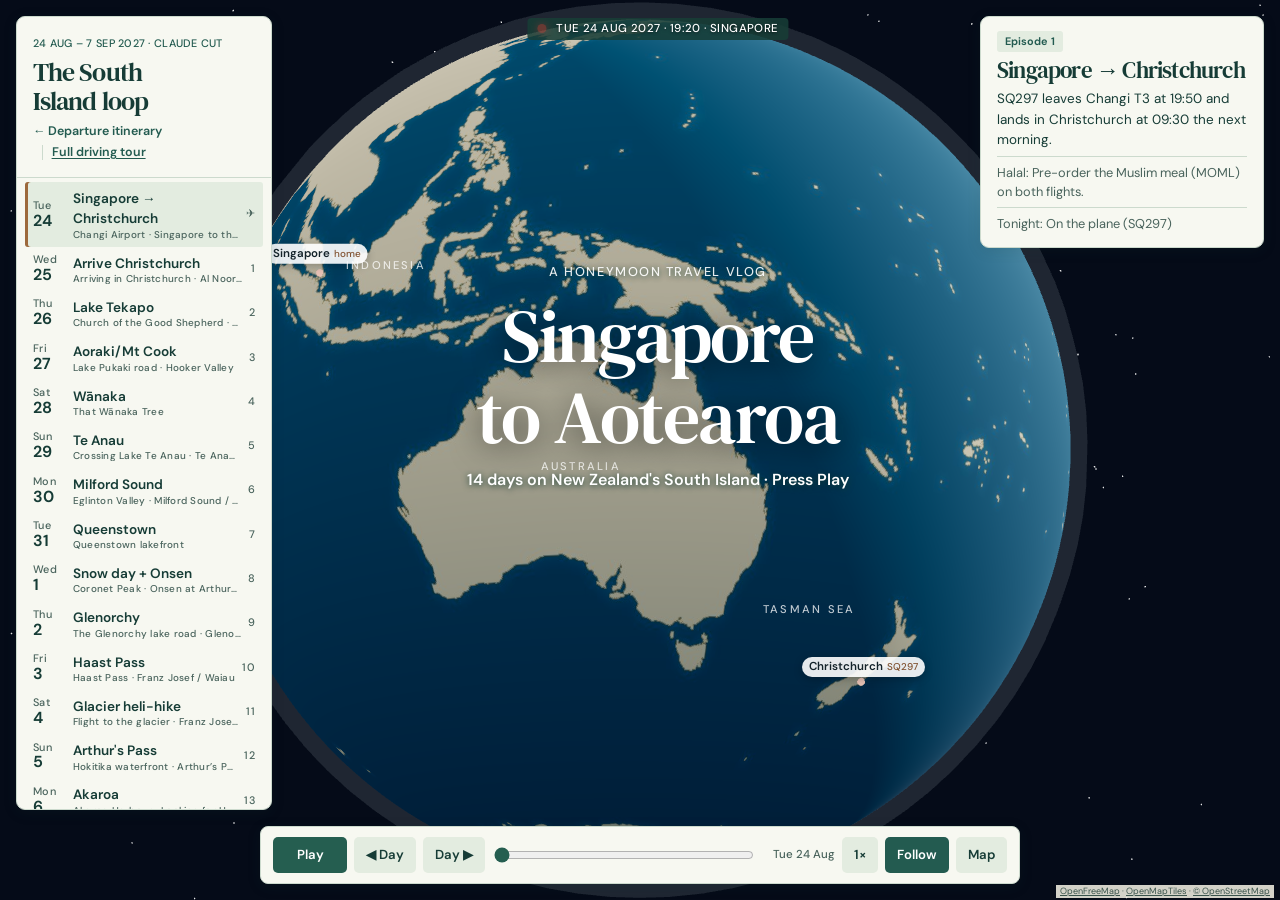
<file: docs/claude-cut/index.html>
<!doctype html>
<html lang="en">
<head>
<meta charset="utf-8">
<meta name="viewport" content="width=device-width,initial-scale=1,viewport-fit=cover">
<link rel="icon" type="image/webp" href="../atlas/valley.webp">
<style>:root{color-scheme:light;padding-top:env(safe-area-inset-top,0px);padding-bottom:env(safe-area-inset-bottom,0px)}body{margin:0;font:14px system-ui}img{max-width:100%}[hidden]{display:none!important}</style>
<title>Honeymoon Vlog Claude Cut</title>
<meta name="claude:viewport-fit-sides" content="cover">
<link rel="stylesheet" href="../atlas/type.css">
<style>
/* Layout: full-bleed WebGL (globe for the flights, South Island diorama for the trip). Vlog layer on top: REC stamp, chapter cards, subtitles, letterbox. Day list docked left, transport bar bottom. */
:root{
  --panel:rgba(250,252,252,.92); --ink:#14232a; --muted:#56676d; --line:rgba(20,35,42,.12);
  --lake:#0f7d86; --accent:#c8432f; --chip:#e7f1f2; --bg:#0a1424; --rec:#ff3b30; --lb:5.5vh;
  --display:"Bricolage Grotesque",ui-sans-serif,system-ui,sans-serif;
  --body:"Inter",ui-sans-serif,system-ui,-apple-system,"Segoe UI",sans-serif;
  --mono:"JetBrains Mono",ui-monospace,Consolas,monospace;
}
@media (prefers-color-scheme:dark){:root:not([data-theme="light"]){--panel:rgba(16,27,32,.88);--ink:#e3ecee;--muted:#9db0b5;--line:rgba(227,236,238,.14);--lake:#4fc3cc;--accent:#ef6a55;--chip:#1b3036;color-scheme:dark}}
:root[data-theme="dark"]{--panel:rgba(16,27,32,.88);--ink:#e3ecee;--muted:#9db0b5;--line:rgba(227,236,238,.14);--lake:#4fc3cc;--accent:#ef6a55;--chip:#1b3036;color-scheme:dark}
html,body{height:100%}
body{background:var(--bg);color:var(--ink);font:14px/1.5 var(--body);overflow:hidden}
#app{position:fixed;inset:0}
canvas{display:block;width:100%;height:100%;touch-action:none}
.glass{background:var(--panel);backdrop-filter:blur(10px);-webkit-backdrop-filter:blur(10px);border:1px solid var(--line);border-radius:14px;box-shadow:0 8px 30px rgba(0,0,0,.18)}
h1,h2{font-family:var(--display);margin:0;line-height:1.1;text-wrap:balance}

/* vlog layer */
.lb{position:absolute;left:0;right:0;height:var(--lb);background:#000;pointer-events:none;transition:transform .6s ease;z-index:1}
#lbTop{top:0;transform:translateY(-100%)} #lbBot{bottom:0;transform:translateY(100%)}
body.rolling #lbTop,body.rolling #lbBot{transform:none}
#rec{position:absolute;top:calc(14px + env(safe-area-inset-top,0px));left:50%;transform:translateX(-50%);z-index:3;display:flex;gap:10px;align-items:center;
  font:500 .72rem/1 var(--mono);letter-spacing:.08em;color:#fff;text-shadow:0 1px 3px rgba(0,0,0,.6);white-space:nowrap;pointer-events:none;
  background:rgba(0,0,0,.42);padding:5px 10px;border-radius:999px}
#rec i{width:9px;height:9px;border-radius:50%;background:var(--rec);box-shadow:0 0 8px var(--rec);opacity:.35}
body.rolling #rec i{opacity:1;animation:blink 1.2s steps(2) infinite}
@keyframes blink{50%{opacity:.2}}
#chapter{position:absolute;left:50%;top:42%;transform:translate(-50%,-50%) scale(.96);text-align:center;color:#fff;z-index:3;pointer-events:none;opacity:0;transition:opacity .5s ease,transform .8s ease;width:min(90vw,720px)}
#chapter.show{opacity:1;transform:translate(-50%,-50%) scale(1)}
#chapter .k{font:500 .8rem/1 var(--mono);letter-spacing:.3em;text-transform:uppercase;opacity:.9}
#chapter h2{font-size:clamp(2.2rem,7vw,4.6rem);font-weight:800;letter-spacing:-.02em;margin:.25em 0 .15em;text-shadow:0 4px 30px rgba(0,0,0,.55)}
#chapter .s{font:600 1rem/1.3 var(--body);text-shadow:0 2px 10px rgba(0,0,0,.6)}
#sub{position:absolute;left:50%;transform:translateX(-50%);bottom:calc(92px + var(--lb) + env(safe-area-inset-bottom,0px));z-index:3;max-width:min(680px,calc(100% - 32px));text-align:center;pointer-events:none;
  font:600 1.02rem/1.4 var(--body);color:#fff;background:rgba(0,0,0,.55);padding:6px 12px;border-radius:8px;opacity:0;transition:opacity .4s}
#sub.on{opacity:1}
@media (min-width:821px){#sub{left:calc(314px + (100% - 314px)/2);max-width:min(640px,calc(100% - 360px))}}
#fade{position:absolute;inset:0;background:#000;opacity:0;pointer-events:none;z-index:2}

/* panels */
#side{position:absolute;z-index:4;top:calc(12px + var(--lb) + env(safe-area-inset-top,0px));left:max(12px,env(safe-area-inset-left,0px));bottom:calc(84px + var(--lb) + env(safe-area-inset-bottom,0px));width:290px;display:flex;flex-direction:column;overflow:hidden}
#side header{padding:12px 14px 10px;border-bottom:1px solid var(--line)}
#side h1{font-size:1.2rem}
.itin{display:inline-block;margin-top:4px;font:600 .74rem/1.2 var(--body);color:var(--accent);text-decoration:none}
.itin:hover{text-decoration:underline}
@media (max-width:820px){.itin{display:none}}
.sub{font:500 .68rem/1.3 var(--mono);color:var(--lake);letter-spacing:.06em;text-transform:uppercase}
#days{list-style:none;margin:0;padding:6px;overflow:auto;flex:1;min-height:0}
#days button{all:unset;box-sizing:border-box;display:grid;grid-template-columns:44px 1fr auto;gap:8px;align-items:center;width:100%;padding:6px 10px;border-radius:10px;cursor:pointer}
#days button:hover{background:var(--chip)}
#days button:focus-visible{outline:2px solid var(--lake)}
#days button[aria-current="true"]{background:var(--chip);box-shadow:inset 3px 0 0 var(--accent)}
.dnum{font:500 .68rem/1.1 var(--mono);color:var(--muted)}
.dnum b{display:block;font:700 1rem/1.1 var(--display);color:var(--ink)}
.dtitle{font-weight:600;font-size:.85rem;min-width:0}
.modes{font:500 .62rem/1 var(--mono);color:var(--muted);white-space:nowrap}
#card{position:absolute;z-index:4;top:calc(12px + var(--lb) + env(safe-area-inset-top,0px));right:max(12px,env(safe-area-inset-right,0px));width:310px;padding:12px 14px;display:grid;gap:6px}
#card h2{font-size:1.1rem}
#card p{margin:0;font-size:.84rem}
#card .food{font-size:.8rem;color:var(--muted);border-top:1px solid var(--line);padding-top:6px}
#leg{display:inline-flex;gap:6px;align-items:center;font:500 .68rem/1 var(--mono);background:var(--chip);color:var(--lake);padding:5px 8px;border-radius:999px;width:max-content;max-width:100%;overflow:hidden;text-overflow:ellipsis;white-space:nowrap}
#bar{position:absolute;z-index:4;left:50%;transform:translateX(-50%);bottom:calc(12px + var(--lb) + env(safe-area-inset-bottom,0px));width:min(780px,calc(100% - 24px));display:flex;gap:10px;align-items:center;padding:10px 12px;flex-wrap:wrap}
.btn{all:unset;box-sizing:border-box;cursor:pointer;padding:8px 12px;border-radius:10px;font-weight:600;font-size:.82rem;background:var(--chip);color:var(--ink);white-space:nowrap}
.btn:focus-visible{outline:2px solid var(--lake)}
.btn.primary{background:var(--accent);color:#fff;min-width:74px;text-align:center}
.btn[aria-pressed="true"]{background:var(--lake);color:#fff}
#scrub{flex:1;min-width:140px;accent-color:var(--accent)}
#clock{font:500 .72rem/1 var(--mono);color:var(--muted);min-width:72px;text-align:right}
.label{position:absolute;left:0;top:0;z-index:1;pointer-events:none;font:600 .72rem/1 var(--body);color:#14232a;background:rgba(255,255,255,.9);padding:4px 7px;border-radius:999px;white-space:nowrap;box-shadow:0 2px 8px rgba(0,0,0,.25)}
.label small{font:500 .62rem/1 var(--mono);color:#a33b2a;margin-left:4px}
.label.sea{background:none;box-shadow:none;color:rgba(255,255,255,.75);font:500 .7rem/1 var(--mono);letter-spacing:.2em;text-transform:uppercase}
#status{position:absolute;z-index:5;left:50%;top:50%;transform:translate(-50%,-50%);padding:12px 16px;font-size:.85rem}
#toggle{display:none}
@media (max-width:820px){
  :root{--lb:3vh}
  /* stack, bottom up: letterbox · two-row controls · day panel header · subtitle. REC stamp rides at the top. */
  #rec{top:calc(var(--lb) + 6px + env(safe-area-inset-top,0px));font-size:.58rem;gap:6px;max-width:calc(100% - 24px);overflow:hidden}
  #card{top:calc(var(--lb) + 26px + env(safe-area-inset-top,0px));left:max(12px,env(safe-area-inset-left,0px));right:max(12px,env(safe-area-inset-right,0px));width:auto;padding:9px 12px;gap:3px}
  #card h2{font-size:1rem}
  #card #cfood,#card p.more{display:none}
  #card #cstay{border-top:0;padding-top:0;font-size:.74rem}
  #bar{display:grid;grid-template-columns:auto auto auto 1fr auto auto auto;gap:6px 6px;padding:8px 10px;bottom:calc(8px + var(--lb) + env(safe-area-inset-bottom,0px))}
  #bar .btn{padding:7px 9px;font-size:.78rem}
  #bar .w{display:none}
  #scrub{grid-row:2;grid-column:1 / 7;min-width:0;width:100%}
  #clock{grid-row:2;grid-column:7;min-width:0}
  #side{top:auto;bottom:calc(112px + var(--lb) + env(safe-area-inset-bottom,0px));right:max(12px,env(safe-area-inset-right,0px));width:auto;max-height:42%}
  #side[data-open="false"] #days{display:none}
  #side[data-open="true"]~#sub{display:none}
  #side header{display:flex;align-items:center;gap:8px;padding:8px 12px}
  #side h1{font-size:1rem}
  #toggle{display:inline-block;margin-left:auto}
  #sub{bottom:calc(174px + var(--lb) + env(safe-area-inset-bottom,0px));font-size:.86rem}
  #chapter{top:36%}
  #chapter .s{font-size:.86rem}
}
@media (prefers-reduced-motion:reduce){body.rolling #rec i{animation:none}#chapter,.lb{transition:none}}
</style>
<link rel="stylesheet" href="../atlas/map.css">

<div id="app">
  <canvas id="c" tabindex="0" aria-label="3D travel map. In the evening scenes, use arrow keys to orbit and plus or minus to zoom."></canvas>
  <div id="labels"></div>
  <div id="locator" aria-hidden="true" hidden></div>
  <small class="map-credit"><a href="https://openfreemap.org/">OpenFreeMap</a> · <a href="https://openmaptiles.org/">OpenMapTiles</a> · <a href="https://www.openstreetmap.org/copyright">© OpenStreetMap</a></small>
  <div id="fade"></div>
  <div class="lb" id="lbTop"></div><div class="lb" id="lbBot"></div>
  <div id="rec"><i></i><span id="stamp">TUE 24 AUG 2027 · 19:20 · SINGAPORE</span></div>
  <div id="chapter" class="show"><div class="k" id="chK">A honeymoon travel vlog</div><h2 id="chT">Singapore to Aotearoa</h2><div class="s" id="chS">14 days on New Zealand's South Island · Press Play</div></div>

  <aside id="side" class="glass" data-open="false">
    <header>
      <div><span class="sub">24 Aug – 7 Sep 2027 · Claude cut</span><h1>The South Island loop</h1><a class="itin" id="journal-back" href="../#days">← Itinerary and stays</a> <a class="itin tour-switch" id="tour-switch" href="?tour=drive">Full driving tour</a></div>
      <button class="btn" id="toggle" aria-expanded="false" aria-controls="days">Days</button>
    </header>
    <ol id="days"></ol>
  </aside>
  <div id="sub" aria-live="polite"></div>

  <section id="card" class="glass">
    <span id="leg">Episode 1</span>
    <h2 id="ctitle">Singapore → Christchurch</h2>
    <p class="more" id="ctext">SQ297 leaves Changi T3 at 19:50 and lands in Christchurch at 09:30 the next morning.</p>
    <div id="route-inset" hidden><span></span><canvas width="400" height="100" aria-hidden="true"></canvas></div>
    <p class="food" id="cfood">Halal: pre-order the Muslim meal (MOML) on both flights.</p>
    <p class="food" id="cstay">Tonight: on the plane (SQ297)</p>
  </section>

  <div id="bar" class="glass">
    <button class="btn primary" id="play">Play</button>
    <button class="btn" id="prev" aria-label="Previous day">◀<span class="w"> Day</span></button>
    <button class="btn" id="next" aria-label="Next day"><span class="w">Day </span>▶</button>
    <input type="range" id="scrub" min="0" max="1000" value="0" aria-label="Trip progress">
    <span id="clock">24 Aug</span>
    <button class="btn" id="speed" aria-label="Playback speed">1×</button>
    <button class="btn" id="follow" aria-pressed="true">Follow</button>
    <button class="btn" id="overview">Map</button>
    <button type="button" class="btn" id="options-toggle" aria-expanded="false" aria-controls="map-options">More</button>
  </div>
  <aside class="glass" id="map-options" aria-label="Map options" tabindex="-1" hidden>
    <h2>Map options</h2>
    <div id="option-links"></div>
    <label class="activity-picker">Go to an activity<select id="activity-picker"><option value="">Choose a scene…</option></select></label>
    <div id="option-places"></div>
    <div id="option-playback" aria-label="Playback controls"></div>
    <div id="option-notes"></div>
  </aside>
  <div id="status" role="status" class="glass">Loading the map…</div>
  <noscript><p class="glass" style="position:absolute;inset:25% 10% auto;padding:20px;z-index:8">Enable JavaScript to explore the map, or <a href="../">read the itinerary</a>.</p></noscript>
</div>

<script src="../atlas/three-r147/three.min.js"></script>
<script src="../atlas/three-r147/GLTFLoader.js"></script>
<script src="../atlas/three-r147/OrbitControls.js"></script>
<script src="../atlas/surface-travel.js"></script>
<script src="../atlas/scenery.js"></script>
<script src="../atlas/journey.js"></script>
<script src="../atlas/itinerary.js"></script>
<script src="../atlas/map-panels.js"></script>
<script src="../atlas/evening-views.js"></script>
<script src="../atlas/landscape.js"></script>
<script src="../atlas/assets.js"></script>
<script src="../atlas/relief.js"></script>
<script>
(function(){
'use strict';
const $=id=>document.getElementById(id);
// ---------- shared projection for the South Island diorama (matches map3d/ASSET_SPEC.md) ----------
function mapUnavailable(){
  $('status').hidden=false;
  $('status').innerHTML='This map needs WebGL. <a href="../">Open the illustrated itinerary</a>.';
  $('chapter').classList.remove('show');
}
if(!window.THREE){mapUnavailable();return;}
const KX=8.008, KY=11.132;
const P=(lat,lon)=>({x:(lon-170.5)*KX, z:-(lat+44)*KY});
const rev=a=>a.slice().reverse();

// ---------- trip data ----------
const DAYS=[
 {d:'24 Aug',w:'Tue',t:'Singapore → Christchurch',x:'SQ297 leaves Changi T3 at 19:50 and lands in Christchurch at 09:30 the next morning.',f:'Pre-order the Muslim meal (MOML) on both flights.'},
 {d:'25 Aug',w:'Wed',t:'Arrive Christchurch',x:'Collect the car and chains, rest, Al Noor Mosque and the Botanic Gardens.',f:'FIANZ: Chicking Bush Inn, Riccarton Rd. Groceries: PAK\'nSAVE Riccarton and Maihan Halal Meat.'},
 {d:'26 Aug',w:'Thu',t:'Lake Tekapo',x:'Canterbury Plains, Geraldine, Fairlie. Tekapo Springs, then stargazing on Mt John.',f:'Cook tonight. Four Square Tekapo for top-ups.'},
 {d:'27 Aug',w:'Fri',t:'Aoraki/Mt Cook',x:'Groceries in Twizel, Lake Pukaki\'s blue water, then the Hooker Valley Track.',f:'Cook. No shop in Mt Cook village, so buy in Twizel.'},
 {d:'28 Aug',w:'Sat',t:'Wānaka',x:'Over Lindis Pass in daylight. Sunset at That Wānaka Tree.',f:'New World Three Parks. Ask at Bombay Palace.'},
 {d:'29 Aug',w:'Sun',t:'Te Anau',x:'Via Cromwell and a big shop in Frankton. Boat to the glowworm caves.',f:'Cook. Buy halal meat in Frankton.'},
 {d:'30 Aug',w:'Mon',t:'Milford Sound',x:'Coach through the Homer Tunnel, cruise to the Tasman Sea and back.',f:'Pack a halal lunch and snacks.'},
 {d:'31 Aug',w:'Tue',t:'Queenstown',x:'Slow morning on Lake Te Anau, then the drive to Queenstown.',f:'Ask: Erik\'s Fish & Chips, The Taj, Bombay Palace.'},
 {d:'1 Sep',w:'Wed',t:'Snow day + Onsen',x:'Ski lesson at Coronet Peak. Sunset cedar hot tub over the Shotover. New moon tonight.',f:'Ask: Pedro\'s House of Lamb for takeaway.'},
 {d:'2 Sep',w:'Thu',t:'Glenorchy',x:'Lake road to Glenorchy and the lagoon boardwalk. Stock up for the West Coast.',f:'PAK\'nSAVE or New World Frankton.'},
 {d:'3 Sep',w:'Fri',t:'Haast Pass',x:'Lakes Wānaka and Hāwea, the Blue Pools, Haast Pass, then up the wild coast to Franz Josef.',f:'Cook. Four Square Franz Josef.'},
 {d:'4 Sep',w:'Sat',t:'Glacier heli-hike',x:'First flight of the morning onto the Franz Josef ice.',f:'Cook.'},
 {d:'5 Sep',w:'Sun',t:'Arthur\'s Pass',x:'Hokitika, then over the Alps back to Christchurch before dark.',f:'FIANZ: Chicking Colombo. Ask: AFG, Lincoln Rd.'},
 {d:'6 Sep',w:'Mon',t:'Akaroa',x:'Harbour cruise to look for Hector\'s dolphins. Farewell dinner.',f:'A favourite Christchurch halal place.'},
 {d:'7 Sep',w:'Tue',t:'Fly home',x:'At the airport by 07:50 for SQ298 at 10:50, landing in Singapore at 17:40.',f:'The CHC prayer room is landside, by domestic baggage claim.'}
];
const NIGHTS=['On the plane (SQ297)','Argyle on the Park, Riccarton','Peppers Bluewater Lake View Suite, Tekapo','Aoraki Court Executive Spa Studio',
 'Edgewater Premium Suite, Wānaka','Radfords on the Lake, Te Anau','Radfords on the Lake, Te Anau','Villa del Lago Corner Suite, Queenstown',
 'Villa del Lago, Queenstown','Villa del Lago, Queenstown','Rainforest Retreat Spa Tree House, Franz Josef','Rainforest Retreat, Franz Josef',
 'Hotel Montreal Junior Suite, Christchurch','Novotel Christchurch Airport','Home in Singapore'];
const SIN=[1.3644,103.9915], AIR=[-43.489,172.532], CHC=[-43.531,172.60], TEK=[-44.005,170.48], MTC=[-43.735,170.096],
 WAN=[-44.70,169.135], TEA=[-45.414,167.718], QT=[-45.031,168.662], FJ=[-43.387,170.183], MIL=[-44.6715,167.9265], AKA=[-43.804,172.968];
const flightNZ=[[-42.2,168.4],[-42.9,170.4],[-43.53,171.75],[-43.63,172.37],
  [-43.52,172.496],airportRunways[0][0],[-43.487,172.53438]];
// [day, mode, path (route key 'r:…' or lat/lon list or a single point), vlog line, clock, stay seconds, night]
const LEGS=[
 [0,'gstay',SIN,'Changi Terminal 3. Bags checked, rings on. Let\'s go.','19:20',3.5],
 [0,'gfly',[SIN,AIR],'Ten hours south-east: over Java, across Australia, then the Tasman Sea.','19:50'],
 [1,'plane',flightNZ,'First light over the Southern Alps. Kia ora, Aotearoa!','09:10'],
 [1,'car','r:air-chc','Picked up the car, checked the snow chains, straight to Riccarton.','10:30'],
 [1,'stay',CHC,'Dhuhr at Al Noor, a walk in the gardens, first halal dinner at Chicking.','13:00',3.5],
 [2,'car','r:chc-tekapo','Across the Canterbury Plains, through Geraldine and Fairlie, up into the Mackenzie.','09:00'],
 [2,'stay',[-43.986,170.465],'Hot pools at Tekapo Springs, then Mt John after dark. So many stars.','21:30',4.5,1],
 [3,'car','r:tekapo-twizel','Groceries in Twizel first. There\'s no shop up at Mt Cook.','08:30'],
 [3,'car','r:twizel-mtcook','The Lake Pukaki road. That blue is real.','10:00'],
 [3,'stay',[-43.69,170.10],'Hooker Valley Track in microspikes, with Aoraki right in front of us.','11:30',3.5],
 [4,'car','r:mtcook-wanaka','Back through Twizel and Omarama, over Lindis Pass in daylight.','09:00'],
 [4,'stay',[-44.696,169.125],'Sunset at That Wānaka Tree.','17:40',3.5,.55],
 [5,'car','r:wanaka-teanau','Through Cromwell, a big shop in Frankton, then down to Te Anau.','09:00'],
 [5,'boat','b:te-anau','Across Lake Te Anau to the glowworm caves.','16:30'],
 [5,'stay',[-45.29495,167.7269],'A silent boat ride under thousands of glowworms.','17:15',3,.6],
 [5,'boat','b:te-anau:back','Back across the lake for dinner.','18:15'],
 [6,'coach','r:teanau-milford','Coach day: Eglinton Valley, the Homer Tunnel, then down to Milford.','08:00'],
 [6,'boat','b:milford:round','Mitre Peak, waterfalls, all the way out to the Tasman Sea.','11:30'],
 [6,'coach','r:milford-teanau','Long ride back. A packed halal lunch never tasted so good.','14:00'],
 [7,'car','r:teanau-qt','Te Anau to Queenstown along Lake Wakatipu.','10:30'],
 [7,'stay',QT,'Lakefront walk and halal fish and chips at Erik\'s.','18:30',3,.4],
 [8,'car','r:qt-coronet','Up to Coronet Peak for our first ski lesson.','08:30'],
 [8,'stay',[-44.926,168.736],'Fall over, get up, fall over again. Best day.','10:00',3],
 [8,'car','r:coronet-onsen','Down the mountain to Arthurs Point.','16:30'],
 [8,'stay',[-44.991,168.677],'Cedar hot tub above the Shotover at sunset. New moon tonight.','17:45',4,1],
 [9,'car','r:onsen-glenorchy','The lake road to Glenorchy. Every corner is a viewpoint.','09:30'],
 [9,'stay',[-44.851,168.388],'Lagoon boardwalk and a picnic by the water.','12:00',3],
 [9,'car','r:glenorchy-qt','Back to Queenstown to stock up for the West Coast.','15:00'],
 [10,'car','r:qt-franz','Big drive: Wānaka, Hāwea, the Blue Pools, Haast Pass and the wild West Coast.','07:30'],
 [11,'heli',[FJ,[-43.42,170.20],[-43.47,170.25],[-43.50,170.29]],'First heli of the morning, onto the Franz Josef névé.','08:15'],
 [11,'stay',[-43.50,170.29],'Walking on the glacier. Blue ice everywhere.','09:00',3.5],
 [11,'heli',[[-43.50,170.29],[-43.47,170.25],[-43.42,170.20],FJ],'Back down to Franz Josef.','11:00'],
 [12,'car','r:franz-chc','Hokitika, then Arthur\'s Pass back over the Alps to Christchurch.','08:00'],
 [13,'car','r:chc-akaroa','Over the hill to Akaroa.','09:00'],
 [13,'boat','b:akaroa:round','Harbour cruise. Hector\'s dolphins, one of the world\'s smallest.','11:00'],
 [13,'car','r:akaroa-air','Farewell dinner, then a last night near the airport.','16:00'],
 [14,'plane',rev(flightNZ),'SQ298 at 10:50. One last look at the Alps.','10:50'],
 [14,'gfly',[AIR,SIN],'Ten hours home, holding hands the whole way.','11:20'],
 [14,'gstay',SIN,'Home in Singapore at 17:40. Married, tired, happy.','17:40',4]
];
const STOPS=[['Christchurch',CHC,'3 nights'],['Lake Tekapo',TEK,'1'],['Aoraki/Mt Cook',MTC,'1'],['Wānaka',WAN,'1'],['Te Anau',TEA,'2'],['Queenstown',QT,'3'],['Franz Josef',FJ,'2'],['Milford Sound',MIL,'day trip'],['Akaroa',AKA,'day trip']];
const MODE={car:{c:'#c8432f',v:3.6,name:'Drive',len:.066},coach:{c:'#e0a030',v:3.4,name:'Coach',len:.084},boat:{c:'#2bb0c0',v:.9,name:'Boat',len:.015},
  heli:{c:'#d9467a',v:.9,name:'Helicopter',len:.5},plane:{c:'#f4f7f8',v:7,name:'Flight',len:1.4},stay:{name:'Stop'},gfly:{name:'Flight'},gstay:{name:'Stop'}};

// ---------- renderer, two scenes ----------
const canvas=$('c');
let renderer;
try{renderer=new THREE.WebGLRenderer({canvas,antialias:true});}
catch(error){mapUnavailable();return;}
renderer.setPixelRatio(Math.min(devicePixelRatio,2));
renderer.outputEncoding=THREE.sRGBEncoding;
renderer.toneMapping=THREE.ACESFilmicToneMapping;renderer.toneMappingExposure=1.08;
renderer.shadowMap.enabled=true;renderer.shadowMap.type=THREE.PCFSoftShadowMap;
const camera=new THREE.PerspectiveCamera(42,1,.001,1200);
const controls=new THREE.OrbitControls(camera,canvas);
controls.enableDamping=true;

// globe
const gScene=new THREE.Scene();gScene.background=new THREE.Color('#050b18');
const R=10,D2R=Math.PI/180;
function gv(lat,lon,r){const ph=(90-lat)*D2R,th=(lon+180)*D2R;return new THREE.Vector3(-r*Math.sin(ph)*Math.cos(th),r*Math.cos(ph),r*Math.sin(ph)*Math.sin(th));}
const tex=new THREE.TextureLoader().load('web_assets/earth.jpg');tex.encoding=THREE.sRGBEncoding;tex.anisotropy=8;
gScene.add(new THREE.Mesh(new THREE.SphereGeometry(R,128,96),new THREE.MeshStandardMaterial({map:tex,roughness:.95})));
gScene.add(new THREE.Mesh(new THREE.SphereGeometry(R*1.035,64,48),new THREE.MeshBasicMaterial({color:'#7cc7e8',transparent:true,opacity:.13,side:THREE.BackSide})));
gScene.add(new THREE.HemisphereLight('#ffffff','#334455',.75));
const gSun=new THREE.DirectionalLight('#fff4e0',.9);gSun.position.set(-20,18,30);gScene.add(gSun);
function stars(n,r){const g=new THREE.BufferGeometry(),p=[];for(let i=0;i<n;i++){const u=Math.random()*2-1,a=Math.random()*Math.PI*2,s=Math.sqrt(1-u*u);p.push(r*s*Math.cos(a),r*u,r*s*Math.sin(a));}
  g.setAttribute('position',new THREE.Float32BufferAttribute(p,3));const m=new THREE.PointsMaterial({color:'#fff',size:1.4,sizeAttenuation:false,transparent:true,fog:false});return new THREE.Points(g,m);}
gScene.add(stars(2500,500));
[SIN,AIR].forEach(ll=>{const m=new THREE.Mesh(new THREE.SphereGeometry(.07,16,12),new THREE.MeshBasicMaterial({color:'#ef6a55'}));m.position.copy(gv(ll[0],ll[1],R*1.002));gScene.add(m);});
function gcPath(a,b,n){const va=gv(a[0],a[1],1).normalize(),vb=gv(b[0],b[1],1).normalize(),w=va.angleTo(vb),out=[];
  for(let i=0;i<=n;i++){const t=i/n,v=va.clone().multiplyScalar(Math.sin((1-t)*w)).add(vb.clone().multiplyScalar(Math.sin(t*w))).divideScalar(Math.sin(w));
    out.push(v.multiplyScalar(R*(1.004+.055*Math.sin(Math.PI*t))));}return out;}

// South Island diorama
const scene=new THREE.Scene();
const DAY=new THREE.Color('#bfdbe6'),NIGHT=new THREE.Color('#0b1430'),skyCol=DAY.clone();
const eveningSky=makeEveningSky();scene.add(eveningSky);
const renderEvening=createEveningViews(canvas,controls);
scene.background=skyCol;scene.fog=new THREE.FogExp2(skyCol,.0035);
const hemi=new THREE.HemisphereLight('#e6f3f7','#6b5a3a',.9);scene.add(hemi);
const sun=new THREE.DirectionalLight('#fff1dc',1.25);sun.position.set(-30,40,20);scene.add(sun);scene.add(sun.target);
sun.castShadow=true;sun.shadow.mapSize.set(2048,2048);Object.assign(sun.shadow.camera,{left:-6,right:6,top:6,bottom:-6,near:.5,far:80});sun.shadow.bias=-.0006;sun.shadow.normalBias=.02;
// gradient sky dome (Claude cut)
const skyU={top:{value:new THREE.Color('#5c9fd0')},horizon:{value:new THREE.Color('#e6eef0')},night:{value:0}};
const sky=new THREE.Mesh(new THREE.SphereGeometry(600,32,16),new THREE.ShaderMaterial({uniforms:skyU,side:THREE.BackSide,depthWrite:false,fog:false,
  vertexShader:'varying vec3 vP;void main(){vP=normalize(position);gl_Position=projectionMatrix*modelViewMatrix*vec4(position,1.);}',
  fragmentShader:'uniform vec3 top;uniform vec3 horizon;uniform float night;varying vec3 vP;void main(){float h=clamp(vP.y*1.6,0.,1.);vec3 d=mix(horizon,top,pow(h,.6));vec3 n=mix(vec3(.05,.08,.18),vec3(.01,.02,.06),h);gl_FragColor=vec4(mix(d,n,night),1.);}'}));
scene.add(sky);
// procedural ripple normal map for a sparkling sea
function rippleNormals(){const N=256,c=document.createElement('canvas');c.width=c.height=N;const g=c.getContext('2d'),img=g.createImageData(N,N),H=new Float32Array(N*N);
  for(let y=0;y<N;y++)for(let x=0;x<N;x++){const u=x/N*Math.PI*2,v=y/N*Math.PI*2;H[y*N+x]=Math.sin(u*3+v*2)+.6*Math.sin(u*7-v*5+1.3)+.35*Math.sin(u*13+v*11+.4)+.25*Math.sin(-u*17+v*19);}
  for(let y=0;y<N;y++)for(let x=0;x<N;x++){const dx=H[y*N+(x+1)%N]-H[y*N+(x+N-1)%N],dy=H[((y+1)%N)*N+x]-H[((y+N-1)%N)*N+x],n=new THREE.Vector3(-dx,-dy,4).normalize(),k=4*(y*N+x);
    img.data[k]=(n.x*.5+.5)*255;img.data[k+1]=(n.y*.5+.5)*255;img.data[k+2]=(n.z*.5+.5)*255;img.data[k+3]=255;}
  g.putImageData(img,0,0);const t=new THREE.CanvasTexture(c);t.wrapS=t.wrapT=THREE.RepeatWrapping;t.repeat.set(160,160);return t;}
const seaNormals=rippleNormals();
const sea=new THREE.Mesh(new THREE.PlaneGeometry(900,900),new THREE.MeshStandardMaterial({color:'#2a7a9c',roughness:.3,metalness:.08,normalMap:seaNormals,normalScale:new THREE.Vector2(.45,.45)}));
sea.receiveShadow=true;
sea.rotation.x=-Math.PI/2;scene.add(sea);
const nzStars=stars(1800,380);nzStars.material.opacity=0;nzStars.position.y=-40;scene.add(nzStars);

// ---------- height grids from the terrain mesh ----------
const terrainSurface=SurfaceTravel.terrainIndex(),lakeSurface=SurfaceTravel.terrainIndex(),scenery=[];
const G={x0:-40,z0:-44,step:.08,nx:1000,nz:1050};
const land=new Float32Array(G.nx*G.nz).fill(-1),water=new Float32Array(G.nx*G.nz).fill(-1);
function raster(mesh,arr){
  mesh.updateMatrixWorld(true);
  const g=mesh.geometry,pos=g.attributes.position,idx=g.index,n=pos.count,m=mesh.matrixWorld,v=new THREE.Vector3();
  const X=new Float32Array(n),Y=new Float32Array(n),Z=new Float32Array(n);
  const normals=arr===land&&g.attributes.normal?new Float32Array(n*3):null;
  const normalScratch=new THREE.Vector3(),normalMatrix=normals?new THREE.Matrix3().getNormalMatrix(m):null;
  for(let i=0;i<n;i++){v.fromBufferAttribute(pos,i).applyMatrix4(m);X[i]=v.x;Y[i]=v.y;Z[i]=v.z;
    if(normals)normalScratch.fromBufferAttribute(g.attributes.normal,i).applyNormalMatrix(normalMatrix).toArray(normals,3*i);
    const ci=Math.floor((v.x-G.x0)/G.step),cj=Math.floor((v.z-G.z0)/G.step);
    if(ci>=0&&cj>=0&&ci<G.nx&&cj<G.nz){const k=cj*G.nx+ci;if(v.y>arr[k])arr[k]=v.y;}}
  const register=(arr===land?terrainSurface:lakeSurface).mesh(X,Y,Z,idx?.array,normals);
  const T=idx?idx.count/3:n/3;
  for(let t=0;t<T;t++){
    const a=idx?idx.getX(3*t):3*t,b=idx?idx.getX(3*t+1):3*t+1,c=idx?idx.getX(3*t+2):3*t+2;
    register(t,a,b,c);
    const ax=X[a],az=Z[a],bx=X[b],bz=Z[b],cx=X[c],cz=Z[c];
    const d=(bz-cz)*(ax-cx)+(cx-bx)*(az-cz);if(Math.abs(d)<1e-12)continue;
    const i0=Math.max(0,Math.floor((Math.min(ax,bx,cx)-G.x0)/G.step-.5)),i1=Math.min(G.nx-1,Math.ceil((Math.max(ax,bx,cx)-G.x0)/G.step-.5));
    const j0=Math.max(0,Math.floor((Math.min(az,bz,cz)-G.z0)/G.step-.5)),j1=Math.min(G.nz-1,Math.ceil((Math.max(az,bz,cz)-G.z0)/G.step-.5));
    for(let j=j0;j<=j1;j++){const pz=G.z0+(j+.5)*G.step;
      for(let i=i0;i<=i1;i++){const px=G.x0+(i+.5)*G.step;
        const l1=((bz-cz)*(px-cx)+(cx-bx)*(pz-cz))/d,l2=((cz-az)*(px-cx)+(ax-cx)*(pz-cz))/d,l3=1-l1-l2;
        if(l1<-1e-4||l2<-1e-4||l3<-1e-4)continue;
        const h=l1*Y[a]+l2*Y[b]+l3*Y[c],k=j*G.nx+i;if(h>arr[k])arr[k]=h;}}
  }
}
function sample(arr,x,z){
  const fx=(x-G.x0)/G.step-.5,fz=(z-G.z0)/G.step-.5,i=Math.floor(fx),j=Math.floor(fz);
  if(i<0||j<0||i>=G.nx-1||j>=G.nz-1)return 0;
  const tx=fx-i,tz=fz-j,g=k=>Math.max(0,arr[k]),k=j*G.nx+i;
  return (g(k)*(1-tx)+g(k+1)*tx)*(1-tz)+(g(k+G.nx)*(1-tx)+g(k+G.nx+1)*tx)*tz;
}
const H=(x,z)=>sample(land,x,z),W=(x,z)=>sample(water,x,z);

// ---------- assets (base64-wrapped GLB in JSON; the host serves .json, not .glb) ----------
const load=atlasLoader();
function fit(obj,size,fallbackColor){
  if(obj)obj=obj.clone(true);
  if(!obj){const m=new THREE.Mesh(new THREE.BoxGeometry(.5,.35,1),new THREE.MeshStandardMaterial({color:fallbackColor||'#999'}));m.position.y=.175;obj=new THREE.Group();obj.add(m);}
  const box=new THREE.Box3().setFromObject(obj),s=new THREE.Vector3(),c=new THREE.Vector3();box.getSize(s);box.getCenter(c);
  const k=size/Math.max(s.x,s.y,s.z,1e-6);obj.scale.multiplyScalar(k);obj.position.set(-c.x*k,-box.min.y*k,-c.z*k);
  const w=new THREE.Group();w.add(obj);return w;
}
const DIVIDE=[[-41.3,172.4],[-42.3,171.9],[-42.9,171.6],[-43.6,170.2],[-44.3,169.0],[-44.8,168.3],[-45.5,167.9],[-46.3,167.6]].map(p=>P(p[0],p[1]));
function westOfDivide(x,z){for(let i=0;i<DIVIDE.length-1;i++){const a=DIVIDE[i],b=DIVIDE[i+1];if(z>=a.z&&z<=b.z){const t=(z-a.z)/(b.z-a.z);return x<a.x+(b.x-a.x)*t;}}return z>=DIVIDE[0].z;}

// ---------- smooth, physically plausible height profiles ----------
function boxSmooth(a,w){const n=a.length,ps=new Float64Array(n+1),o=new Float32Array(n);for(let i=0;i<n;i++)ps[i+1]=ps[i]+a[i];
  for(let i=0;i<n;i++){const s=Math.max(0,i-w),e=Math.min(n-1,i+w);o[i]=(ps[e+1]-ps[s])/(e-s+1);}return o;}
function maxFilter(a,w){const n=a.length,o=new Float32Array(n);for(let i=0;i<n;i++){let m=-1e9;for(let k=Math.max(0,i-w);k<=Math.min(n-1,i+w);k++)if(a[k]>m)m=a[k];o[i]=m;}return o;}
const ease=x=>x<=0?0:x>=1?1:x*x*(3-2*x);
const EXAG=5/10000; // metres -> scene units (1 unit = 10 km, 5x vertical), matches ASSET_SPEC.md
function heightProfile(sp,mode,arrive,step){
  const n=sp.length,g=sp.map(v=>Math.max(H(v.x,v.z),.02));
  const cells=d=>Math.max(1,Math.round(d/step));let y;
  if(mode==='heli'){
    // climb to a safe band over the ridges, cruise level-ish, settle on the pad / névé
    const clear=boxSmooth(maxFilter(g,cells(.6)),cells(.4));y=new Float32Array(n);
    for(let i=0;i<n;i++){const t=i/(n-1),k=ease(Math.min(t,1-t)/.22);y[i]=g[i]+.02+(Math.max(clear[i]+.16,g[i]+.02)-g[i]-.02)*k;}
    y=boxSmooth(y,cells(.1));y[0]=g[0]+.02;y[n-1]=g[n-1]+.02;}
  else{ // plane: a steady glide path that always clears terrain, never climbing on approach
    const clear=maxFilter(g,cells(1.5)),CRUISE=4.2;y=new Float32Array(n);
    for(let i=0;i<n;i++){const t=i/(n-1),f=arrive?1-t:t,glide=g[arrive?n-1:0]+(CRUISE-g[arrive?n-1:0])*Math.pow(f,1.15);y[i]=Math.max(glide,clear[i]+.35*Math.min(1,f*6));}
    if(arrive){for(let i=n-2;i>=0;i--)y[i]=Math.max(y[i],y[i+1]);}else{for(let i=1;i<n;i++)y[i]=Math.max(y[i],y[i-1]);}
    y=boxSmooth(y,cells(.8));if(arrive)y[n-1]=g[n-1]+.01;else y[0]=g[0]+.01;}
  sp.forEach((v,i)=>{
    if(mode==='plane'){
      const end=arrive?sp[n-1]:sp[0],remaining=Math.hypot(v.x-end.x,v.z-end.z);
      const floor=terrainSurface.height(v.x,v.z)??g[i];
      const glide=floor+.0003+Math.max(0,remaining-.15)*.085;
      v.y=Math.max(floor+.0003,THREE.MathUtils.lerp(glide,y[i],ease((remaining-.20)/2)));
    }else v.y=Math.max(y[i],terrainSurface.height(v.x,v.z)??0);
  });
}

// ---------- timeline ----------
const fullDrive=fullDriveRequested(),tourSwitch=$('tour-switch');
$('app').classList.toggle('itinerary-tour',!fullDrive);
tourSwitch.textContent=fullDrive?'Itinerary highlights':'Full driving tour';
function linkOtherTour(day){
  const journal=$('journal-back');
  journal.hash=day>=0?'trip-day-'+day:'days';
  journal.textContent=day>0?'← Day '+day+' itinerary':day===0?'← Departure itinerary':'← Written itinerary';
  const url=new URL(location.href);url.searchParams.set('tour',fullDrive?'itinerary':'drive');
  url.hash=day>=0?'day-'+day:'';tourSwitch.href=url.href;
}
linkOtherTour(-1);
let routeLegs=[],landmarkSites=new Map(),parkedCar=null;
const drawInset=routeInset($('route-inset'));
const legs=[];let TOTAL=0,ROUTES={},CRUISES={},fleet;
const overviewRoads=new THREE.Group();scene.add(overviewRoads);
function buildTimeline(){
  const tubes=new THREE.Group();scene.add(tubes);
  LEGS.forEach(([day,mode,path,cap,clock,dur,night])=>{
    const L={day,mode,cap,clock,night:night||0,world:(mode==='gfly'||mode==='gstay')?'globe':'nz'};
    if(mode==='gstay'){L.at=gv(path[0],path[1],R);L.dur=dur;}
    else if(mode==='gfly'){L.pts=gcPath(day?flightNZ[0]:SIN,day?SIN:flightNZ[0],400);L.dur=12;
      L.flightPath=new THREE.Line(new THREE.BufferGeometry().setFromPoints(L.pts),
        new THREE.LineBasicMaterial({color:'#e4ddbc',transparent:true,opacity:.62}));
      L.flightPath.visible=false;gScene.add(L.flightPath);}
    else if(mode==='stay'){const p=P(path[0],path[1]);L.at=new THREE.Vector3(p.x,H(p.x,p.z),p.z);L.dur=dur;}
    else if(['car','coach','boat'].includes(mode)){
      const boat=mode==='boat';
      const project=q=>{const p=P(...q);return new THREE.Vector3(p.x,0,p.z);};
      L.travel=SurfaceTravel.forLeg(mode,path,ROUTES,CRUISES,project,terrainSurface.height,sea.position.y,EXAG);
      L.key=path.slice(2).split(':')[0];
      if(!L.travel)return;
      L.pts=L.travel.points;L.len=L.travel.length;L.dur=Math.min(L.travel.duration,(boat?8:6)+(boat?3:1.36)*Math.sqrt(L.travel.km||1));L.km=L.travel.km;
      if(boat){
        const line=new THREE.Line(new THREE.BufferGeometry().setFromPoints(L.pts),new THREE.LineBasicMaterial({color:'#6cabae',transparent:true,opacity:.6}));
        tubes.add(line);
      }else tubes.add(SurfaceTravel.ribbon(L.travel,fullDrive?fleet.mapUnitsPerMetre:fleet.itineraryRoadUnitsPerMetre,terrainSurface));
      overviewRoads.add(chartRoad(boat?L.pts:SurfaceTravel.groundLine(L.travel.roadSamples.map(i=>L.pts[i]),terrainSurface),mode,canvas));
    }
    else{
      const proj=path.map(q=>{const p=P(...q);return new THREE.Vector3(p.x,0,p.z);});
      const curve=new THREE.CatmullRomCurve3(proj,false,'centripetal');
      const len=curve.getLength(),n=Math.max(12,Math.ceil(len/.03)),sp=curve.getSpacedPoints(n);
      heightProfile(sp,mode,mode==='plane'&&day<7,len/n);
      L.pts=sp;L.len=len;L.dur=mode==='plane'?15:7;
      L.flightPath=new THREE.Line(new THREE.BufferGeometry().setFromPoints(sp),
        new THREE.LineBasicMaterial({color:MODE[mode].c,transparent:true,opacity:.35,depthWrite:false}));
      L.flightPath.visible=false;tubes.add(L.flightPath);
    }
    const previous=legs[legs.length-1];
    L.cut=previous&&(L.world!==previous.world||(L.at||L.pts[0]).distanceTo(previous.at||previous.pts[previous.pts.length-1])>.35);
    L.start=TOTAL;TOTAL+=L.dur+(L.travel||/stay/.test(mode)?0:.35);legs.push(L);
  });
}
function posOnLeg(L,u){if(L.from!==undefined)u=THREE.MathUtils.lerp(L.from,L.to,THREE.MathUtils.clamp(u,0,1));
  if(L.travel)return SurfaceTravel.pose(L.travel,u);const n=L.pts.length-1;
  if(L.mode==='plane'){
    const inbound=L.day===1,v=inbound?u:1-u;
    const arrival=1-(1-v)**3;
    u=inbound?arrival:1-arrival;
  }
  const f=u*n,i=Math.min(n-1,Math.floor(f)),t=f-i;
  return {p:L.pts[i].clone().lerp(L.pts[i+1],t),d:L.pts[i+1].clone().sub(L.pts[i])};}

// ---------- labels ----------
const labelEls=[];
function addLabel(world,v,html,cls){const el=document.createElement('div');el.className='label'+(cls?' '+cls:'');el.innerHTML=html;$('labels').appendChild(el);labelEls.push({world,v,el});}
STOPS.forEach(([n,ll,nights])=>{const p=P(ll[0],ll[1]);addLabel('nz',new THREE.Vector3(p.x,0,p.z),n+'<small>'+nights+'</small>');});
addLabel('globe',gv(SIN[0],SIN[1],R*1.01),'Singapore<small>home</small>');
addLabel('globe',gv(AIR[0],AIR[1],R*1.01),'Christchurch<small>SQ297</small>');
addLabel('globe',gv(-25,134,R*1.01),'Australia','sea');addLabel('globe',gv(-38,161,R*1.01),'Tasman Sea','sea');addLabel('globe',gv(-3,114,R*1.01),'Indonesia','sea');

// ---------- UI ----------
const daysEl=$('days');
DAYS.forEach((D,i)=>{const ms=[...new Set(LEGS.filter(l=>l[0]===i&&!/stay/.test(l[1])).map(l=>MODE[l[1]].name))].join(' · ');
  const li=document.createElement('li');li.innerHTML='<button data-day="'+i+'"><span class="dnum">'+D.w+'<b>'+D.d.split(' ')[0]+'</b></span><span class="dtitle">'+D.t+'<br><span class="modes">'+(ms||'Stay')+'</span></span><span class="dnum">'+(i?i:'✈')+'</span></button>';daysEl.appendChild(li);});
daysEl.addEventListener('click',e=>{const b=e.target.closest('button');if(b)jumpDay(+b.dataset.day);});
let t=0,playing=false,speed=1,follow=true,curLeg=-1,curDay=-1,started=false,vehicles={},gPlane=null,active=null,legChangeT=0,night=0,world='globe',chapterTimer=0;
function setPlaying(p){playing=p;$('play').textContent=p?'Pause':'Play';document.body.classList.toggle('rolling',p);}
$('play').onclick=()=>{if(!legs.length)return;if(!started){started=true;follow=true;$('follow').setAttribute('aria-pressed','true');chapter('Departure · Tue 24 Aug 2027','Singapore → Christchurch','SQ297 from Changi T3 at 19:50');}if(t>=TOTAL)t=0;setPlaying(!playing);};
$('speed').onclick=()=>{speed=speed===1?2:speed===2?4:speed===4?.5:1;$('speed').textContent=speed+'×';};
$('follow').onclick=()=>{follow=!follow;$('follow').setAttribute('aria-pressed',String(follow));if(follow)snapCam();else overview();};
$('overview').onclick=()=>{follow=false;$('follow').setAttribute('aria-pressed','false');overview();};
$('prev').onclick=()=>jumpDay(Math.max(0,(curDay<0?0:curDay)-1));
$('next').onclick=()=>jumpDay(Math.min(14,(curDay<0?0:curDay)+1));
$('scrub').oninput=e=>{if(!legs.length)return;started=true;t=TOTAL*e.target.value/1000;curLeg=-1;};
function jumpDay(d){if(!legs.length)return;follow=true;$('follow').setAttribute('aria-pressed','true');if(!started){$('chapter').classList.remove('show');}started=true;const L=(!fullDrive&&legs.find(l=>l.day===d&&l.mode==='stay'&&!l.directOnly))||legs.find(l=>l.day===d);if(L){t=L.start+.001;curLeg=-1;}}
function setWorld(w){if(w===world)return;world=w;
  if(w==='globe'){controls.minDistance=1.6;controls.maxDistance=80;controls.maxPolarAngle=Math.PI;}
  else{controls.minDistance=.008;controls.maxDistance=160;controls.maxPolarAngle=Math.PI*.48;}
  if(!follow)overview();}
function overview(){
  if(world==='globe'){controls.target.set(0,0,0);const mid=gv(-22,140,1).normalize();camera.position.copy(mid.multiplyScalar(R*2.9));}
  else{const wide=innerWidth>820;controls.target.set(wide?-8:-4,0,wide?-1:8);camera.position.set(wide?-14:-4,wide?78:105,wide?62:78);}
}
function chapter(k,title,sub){$('chK').textContent=k;$('chT').textContent=title;$('chS').textContent=sub;$('chapter').classList.add('show');chapterTimer=2.8;}
function showDay(d){if(d===curDay)return;linkOtherTour(d);curDay=d;const D=DAYS[d];
  $('ctitle').textContent=(d?'Day '+d+' · ':'')+D.t;$('ctext').textContent=D.x;$('cfood').textContent='Halal: '+D.f;$('cstay').textContent='Tonight: '+NIGHTS[d];$('clock').textContent=D.w+' '+D.d;
  daysEl.querySelectorAll('button').forEach(b=>b.setAttribute('aria-current',String(+b.dataset.day===d)));
  const cur=daysEl.querySelector('[aria-current="true"]');if(cur)cur.scrollIntoView({block:'nearest'});
  if(fullDrive&&started&&playing)chapter(d?'Day '+d+' · '+D.w+' '+D.d:'Departure · '+D.w+' '+D.d,D.t,D.x.split('. ')[0].replace(/\.$/,''));
}
function stampFor(L){const D=DAYS[L.day],place=L.world==='globe'?(L.mode==='gstay'?'SINGAPORE':'SQ'+(L.day?'298':'297')+' · IN FLIGHT'):'NEW ZEALAND';
  return (L.day?'DAY '+String(L.day).padStart(2,'0')+' · ':'')+D.w.toUpperCase()+' '+D.d.toUpperCase()+' 2027'+(L.clock?' · '+L.clock:'')+' · '+place;}

// ---------- camera ----------
const tmp=new THREE.Vector3(),lastTarget=new THREE.Vector3(),camT=new THREE.Vector3(),UP=new THREE.Vector3(0,1,0),ghost=new THREE.Object3D();
function followDistance(L){
  if(L.viewDistance)return L.viewDistance*Math.max(1,1/camera.aspect);
  if(L.travel)return L.travel.boat?.28:Math.min(.25,.135+.006*Math.sqrt(L.km||1));
  return L.mode==='plane'?.43:L.mode==='heli'?.15:1.65;
}
function snapCam(){
  const L=legs[curLeg];if(!L)return;
  const u=THREE.MathUtils.clamp((t-L.start)/L.dur,0,1);
  const p=L.at||posOnLeg(L,u).p;
  camT.set(0,0,0);controls.target.copy(p);lastTarget.copy(p);
  if(L.world==='globe'){
    const up=p.clone().normalize(),side=new THREE.Vector3().crossVectors(up,UP).normalize();
    camera.position.copy(p).addScaledVector(up,5.8).addScaledVector(side,-1.6);
  }else {
    const distance=followDistance(L);
    const shot=activityViews[L.id];
    const angle=shot ? new THREE.Vector3(...shot.eye) : L.site ? new THREE.Vector3(-.45,.50,.98) : new THREE.Vector3(-.45,.78,.78);
    camera.position.copy(p).addScaledVector(angle.normalize(),distance);
    if(L.travel)chooseValleyView(terrainSurface,p,camera.position,distance);
  }
  camera.lookAt(p);
}
function followGlobe(L,target,u,dt){
  const n=target.clone().normalize(),h=L.mode==='gfly'?4.5+5*Math.sin(Math.PI*u):4.5;
  const side=new THREE.Vector3().crossVectors(n,UP).normalize();
  const want=target.clone().addScaledVector(n,h).addScaledVector(side,-h*.30);
  camera.position.add(tmp.copy(target).sub(lastTarget)).lerp(want,1-Math.exp(-dt*3));
  controls.target.copy(target);lastTarget.copy(target);
}
function followNZ(L,goal,dt,progress){
  const dist=followDistance(L),lead=tmp.set(0,0,0);
  if(L.travel){
    lead.copy(SurfaceTravel.atDistance(L.travel,progress+dist*.60)).sub(goal);
    lead.y=0;lead.clampLength(0,dist*.11);
  }
  if(legChangeT<=dt*1.1)camT.copy(lead);else camT.lerp(lead,1-Math.exp(-dt*4));
  const target=goal.clone().add(camT);
  camera.position.add(tmp.copy(target).sub(lastTarget));
  controls.target.copy(target);lastTarget.copy(target);
  if(!playing)return;
  const offset=camera.position.clone().sub(target);
  if(L.pts){
    const want=offset.clone().normalize().multiplyScalar(dist);
    want.y=Math.max(.62*dist,Math.min(want.y,.83*dist));
    offset.lerp(want.setLength(dist),1-Math.exp(-dt*2.2));
  }else offset.applyAxisAngle(UP,dt*(activityViews[L.id]?.orbit ?? .095));
  camera.position.copy(target).add(offset);
}

// ---------- frame loop ----------
const clock=new THREE.Clock();
document.addEventListener('visibilitychange',()=>clock.getDelta());
function frame(){
  const elapsed=clock.getDelta(),dt=Math.min(elapsed,.10);
  if(playing&&!document.hidden){t+=Math.min(elapsed,.5)*speed;if(t>=TOTAL){t=TOTAL;setPlaying(false);}}
  let fade=0;
  if(started&&legs.length){
    let li=legs.findIndex((L,i)=>t>=L.start&&(i===legs.length-1||t<legs[i+1].start));if(li<0)li=0;
    const L=legs[li];
    const changed=li!==curLeg;
    const previous=legs[curLeg],resetView=!previous||L.cut||previous.mode!==L.mode;
    if(changed){for(const leg of legs){if(leg.flightPath)leg.flightPath.visible=leg===L;}curLeg=li;legChangeT=0;$('leg').textContent=MODE[L.mode].name+(L.km?' · '+L.km+' km':'');$('sub').textContent=L.cap;$('sub').classList.add('on');$('stamp').textContent=stampFor(L);setWorld(L.world);if(follow&&resetView)snapCam();}
    legChangeT+=dt;showDay(L.day);
    if(changed&&!fullDrive){
      $('leg').textContent=L.title;$('ctext').textContent=L.cap;
      if(parkedCar){
        const park=L.site==='church_stone'||L.site==='mosque';
        parkedCar.visible=park&&parkBesideLandmark(parkedCar,landmarkSites.get(L.site),fleet.vehicles.car,fleet.mapUnitsPerMetre,terrainSurface,lakeSurface,camera.position);
      }
    }
    // dip to black around globe <-> island cuts
    legs.forEach((M,i)=>{if(M.cut){const d=Math.abs(t-M.start);if(playing&&d<.6)fade=Math.max(fade,1-d/.6);}});
    let target,progress=0;const u=Math.min(1,(t-L.start)/L.dur);
    if(/stay/.test(L.mode)){target=L.at;if(active){active.visible=false;active=null;}}
    else{
      const q=posOnLeg(L,u);target=q.p;progress=q.s||0;
      const v=L.mode==='gfly'?gPlane:vehicles[L.mode];
      if(v){const fresh=active!==v||changed||!playing;if(active&&active!==v)active.visible=false;active=v;v.visible=true;v.position.copy(q.p);
        // heading from a point ahead on the route (not the next sample), eased so corners don't snap
        const du=L.world==='globe'?.01:Math.min(.5,(L.mode==='plane'?.6:.14)/(L.len||1));
        const dir=L.travel?q.d:u+du<=1?posOnLeg(L,u+du).p.sub(q.p):q.p.clone().sub(posOnLeg(L,Math.max(0,u-du)).p);
        if(!L.travel&&dir.lengthSq()<1e-12)dir.copy(q.d);
        if(L.mode==='heli')dir.y*=.35;
        if(L.travel&&!L.travel.boat)ghost.up.copy(SurfaceTravel.wheelContact(L.travel,q,fleet.vehicles[L.mode],fleet.mapUnitsPerMetre));
        else if(L.world==='globe')ghost.up.copy(q.p).normalize();else ghost.up.set(0,1,0);
        if(dir.lengthSq()>1e-12){ghost.position.copy(q.p);tmp.copy(q.p).sub(dir);ghost.lookAt(tmp);
          if(fresh)v.quaternion.copy(ghost.quaternion);else v.quaternion.slerp(ghost.quaternion,1-Math.exp(-dt*(L.travel?18:7)*Math.max(1,speed)));}
        const rotor=v.userData.rotor,tail=v.userData.tail;if(rotor)rotor.rotation.y+=dt*40;if(tail)tail.rotation.x+=dt*50;
        if(L.mode==='car')for(const wheel of v.userData.wheels)wheel.rotation.x=-q.s/(fleet.mapUnitsPerMetre*.38);
        }
    }
    drawInset(L,target);
    night+=((L.night||0)-night)*(1-Math.exp(-dt*1.5));
    if(follow){if(L.world==='globe')followGlobe(L,target,u,dt);else followNZ(L,target,dt,progress);}
    $('scrub').value=Math.round(1000*t/TOTAL);
  }
  if(!started){drawInset(null);if(parkedCar)parkedCar.visible=false;}
  if(chapterTimer>0){chapterTimer-=dt;if(chapterTimer<=0)$('chapter').classList.remove('show');}
  $('fade').style.opacity=fade.toFixed(3);
  skyCol.copy(DAY).lerp(NIGHT,night);scene.fog.color.copy(skyCol);nzStars.material.opacity=night;hemi.intensity=.9-.6*night;sun.intensity=1.1-.85*night;
  if(world==='nz'){const c=controls.target;sun.target.position.copy(c);sun.position.set(c.x-14,c.y+22,c.z+9);
    const r=Math.min(30,Math.max(4,camera.position.distanceTo(c)*.9));Object.assign(sun.shadow.camera,{left:-r,right:r,top:r,bottom:-r});sun.shadow.camera.updateProjectionMatrix();
    seaNormals.offset.x+=dt*.006;seaNormals.offset.y+=dt*.0035;skyU.night.value=night;}
  const near=Math.max(.00035,Math.min(.12,camera.position.distanceTo(controls.target)*.035));
  if(Math.abs(near-camera.near)>near*.06){camera.near=near;camera.updateProjectionMatrix();}
  controls.update();
  const L=started?legs[curLeg]:null;
  if(follow&&L?.world==='nz'){
    const anchor=active?.visible?active.position:controls.target;
    const minY=SurfaceTravel.cameraFloor(terrainSurface,anchor,camera.position,activityViews[L.id]?.clearance ?? (L.travel ? .032 : .006));
    if(camera.position.y<minY){camera.position.y=minY;camera.lookAt(controls.target);}
  }
  eveningSky.visible=world==='nz' && !!activityViews[L?.id]?.dusk;
  if(eveningSky.visible){
    eveningSky.position.copy(camera.position);
    scene.fog.color.copy(eveningSky.material.uniforms.horizon.value);
  }
  if(L?.mode==='gfly'&&gPlane){
    // Globe and island have separate map scales. Preserve the airliner's silhouette on the globe.
    const viewHeight=2*camera.position.distanceTo(gPlane.position)*Math.tan(camera.fov*Math.PI/360);
    gPlane.scale.setScalar(viewHeight*48/(canvas.clientHeight*MODE.plane.len));
  }
  const viewDistance=camera.position.distanceTo(controls.target);
  overviewRoads.userData.chartScale=viewDistance>5;
  overviewRoads.visible=world==='nz'&&viewDistance>.54;
  if(world==='nz')for(const group of scenery)group.userData.update(controls.target,viewDistance,camera,follow?(L?.travel?active?.position:L?.site?L.at:null):null);
  if(!renderEvening(renderer,follow?L?.id:null,playing,dt))renderer.render(world==='globe'?gScene:scene,camera);
  const w=canvas.clientWidth,h=canvas.clientHeight,camDir=camera.position.clone().normalize();
  const locator=$('locator');
  locator.hidden=!L?.travel||!active||!follow;
  if(!locator.hidden){
    tmp.copy(active.position).project(camera);
    locator.style.left=(tmp.x+1)*w/2+'px';locator.style.top=(1-tmp.y)*h/2+'px';
    locator.hidden=tmp.z<-1||tmp.z>1||Math.abs(tmp.x)>1||Math.abs(tmp.y)>1;
  }
  labelEls.forEach(l=>{let vis=l.world===world && !(follow&&L?.site&&viewDistance<1);
    if(vis){tmp.copy(l.v).project(camera);vis=tmp.z<1&&Math.abs(tmp.x)<1.1&&Math.abs(tmp.y)<1.1;
      if(vis)vis=tmp.z>=-1;
      if(vis&&world==='globe')vis=l.v.clone().normalize().dot(camDir)>.25;}
    l.el.style.display=vis?'block':'none';
    if(vis)l.el.style.transform='translate('+((tmp.x+1)/2*w)+'px,'+((1-tmp.y)/2*h)+'px) translate(-50%,-140%)';});
  requestAnimationFrame(frame);
}
function resize(){const w=canvas.clientWidth,h=canvas.clientHeight;renderer.setSize(w,h,false);camera.aspect=w/h;camera.updateProjectionMatrix();}
addEventListener('resize',resize);

// ---------- boot ----------
(async function(){
  resize();world='nz';setWorld('globe');overview();requestAnimationFrame(frame);
  const names=['terrain_south_island','car','coach','helicopter','boat','plane','church_stone','observatory','lone_tree','hot_tub','mosque','city','glowworm_cave','ski_lift','glacier_ice','sheep','pin','hooker_valley'];
  const detailed=new Set(['hooker_valley','car','coach','boat','helicopter','plane','church_stone','observatory','lone_tree','hot_tub','mosque','city','glowworm_cave','ski_lift','glacier_ice','sheep']);
  const canonical=(location.pathname.includes('/claude-cut/')?'../3d/web_assets/':'../map3d/web_assets/');
  const [routes,cruises,dimensions,scenes,roadside,sheepLOD,settlements,riverLines]=await Promise.all([
    fetch('web_assets/routes.json').then(r=>r.json()).catch(()=>null),
    fetch('../atlas/cruises.json').then(r=>r.json()).catch(()=>null),
    fetch('../atlas/vehicle-dimensions.json').then(r=>r.json()),
    Promise.all(names.map(n=>load(n,detailed.has(n)?canonical:'web_assets/'))),
    new THREE.GLTFLoader().loadAsync('../atlas/roadside.glb').then(g=>g.scene).catch(()=>new THREE.Group()),
    load('sheep','../atlas/distant/'),
    fetch('../atlas/settlements.json').then(r=>r.json()).catch(()=>({areas:[],streets:[],buildings:[]})),
    fullDrive?[]:fetch('../atlas/shotover.json').then(r=>r.json()).catch(()=>[])
  ]);
  fleet={...dimensions,mapUnitsPerMetre:fullDrive?dimensions.mapUnitsPerMetre:dimensions.itineraryUnitsPerMetre};
  for(const [mode,spec] of Object.entries(fleet.vehicles))MODE[mode].len=spec.length*fleet.mapUnitsPerMetre;
  ROUTES=routes?.routes||{};CRUISES=cruises||{};
  const A={};scenes.forEach((s,i)=>A[names[i]]=s);
  if(A.terrain_south_island){const ter=A.terrain_south_island;finishLandscape(ter);scene.add(ter);
    ter.traverse(o=>{if(o.isMesh){o.receiveShadow=true;o.castShadow=!/lake/i.test(o.name);}});
    ter.traverse(o=>{if(!o.isMesh)return;const lake=/lake/i.test(o.name)||/lake/i.test(o.parent&&o.parent.name||'');raster(o,lake?water:land);});}
  // topographic contour lines every 200 m (Claude cut)
  if(A.terrain_south_island){const segs=[],L=.1,v=new THREE.Vector3(),a=[new THREE.Vector3(),new THREE.Vector3(),new THREE.Vector3()];
    A.terrain_south_island.traverse(o=>{if(!o.isMesh||/lake/i.test(o.name)||/lake/i.test(o.parent&&o.parent.name||''))return;o.updateMatrixWorld(true);
      const pos=o.geometry.attributes.position,idx=o.geometry.index,T=idx?idx.count/3:pos.count/3;
      for(let t=0;t<T;t++){for(let k=0;k<3;k++)a[k].fromBufferAttribute(pos,idx?idx.getX(3*t+k):3*t+k).applyMatrix4(o.matrixWorld);
        const lo=Math.min(a[0].y,a[1].y,a[2].y),hi=Math.max(a[0].y,a[1].y,a[2].y);
        for(let lv=Math.ceil(lo/L)*L;lv<hi;lv+=L){if(lv<=.02)continue;const pts=[];
          for(let k=0;k<3;k++){const p=a[k],q=a[(k+1)%3];if((p.y-lv)*(q.y-lv)<0){const f=(lv-p.y)/(q.y-p.y);pts.push(p.x+(q.x-p.x)*f,lv+.004,p.z+(q.z-p.z)*f);}}
          if(pts.length===6)segs.push(...pts);}}});
    const cg=new THREE.BufferGeometry();cg.setAttribute('position',new THREE.Float32BufferAttribute(segs,3));
    scene.add(new THREE.LineSegments(cg,new THREE.LineBasicMaterial({color:'#4a3b2a',transparent:true,opacity:.22})));}
  [['car','car'],['coach','coach'],['helicopter','heli'],['boat','boat'],['plane','plane']].forEach(([f,m])=>{
    const v=makeVehicle(A[f],fleet,m);v.visible=false;scene.add(v);vehicles[m]=v;
    v.userData.wheels=[];v.traverse(o=>{if(o.name==='Rotor')v.userData.rotor=o;if(o.name==='TailRotor')v.userData.tail=o;if(/^Wheel_(LF|RF|LR|RR)$/.test(o.name))v.userData.wheels.push(o);if(o.isMesh)o.castShadow=true;});});
  gPlane=makeVehicle(A.plane,fleet,'plane');
  gPlane.visible=false;gScene.add(gPlane);
  if(riverLines.length)addShotoverRiver(riverLines,scene,P,terrainSurface);
  landmarkSites=placeTourLandmarks(fit,A,scene,P,terrainSurface,lakeSurface,H,fleet.mapUnitsPerMetre,fullDrive,true);
  buildTimeline();
  routeLegs=legs.slice();
  if(!fullDrive){
    const chapters=buildItinerary(routeLegs,landmarkSites,P,terrainSurface,lakeSurface);
    legs.splice(0,legs.length,...chapters);TOTAL=legs.at(-1).start+legs.at(-1).dur;
    parkedCar=makeVehicle(A.car,fleet,'car');parkedCar.name='Visitor SUV';parkedCar.visible=false;scene.add(parkedCar);
    for(const button of daysEl.querySelectorAll('button')){
      const day=Number(button.dataset.day),stops=legs.filter(l=>l.day===day&&l.title);
      button.querySelector('.modes').textContent=stops.map(l=>l.title).join(' · ');
    }
  }
  if(fullDrive)STOPS.slice(0,7).forEach(s=>{const p=P(s[1][0],s[1][1]);const o=fit(A.pin,.3,'#c8432f');o.position.set(p.x+.25,H(p.x+.25,p.z-.2)+.05,p.z-.2);scene.add(o);});
  if(A.terrain_south_island){
    const runways=addChristchurchAirport(scene,P,terrainSurface,fullDrive?1:fleet.itineraryRoadUnitsPerMetre/dimensions.mapUnitsPerMetre);
    const group=roadsideLandscape(roadside,fit(sheepLOD,1,'#eee8d6'),terrainSurface,(x,z)=>lakeSurface.height(x,z)!==null,routeLegs,westOfDivide,runways,settlements,fullDrive?[]:[...landmarkSites.values()]);
    scene.add(group,group.userData.streets);scenery.push(group);
    for(const label of labelEls)if(label.world==='nz')label.v.y=terrainSurface.height(label.v.x,label.v.z)??0;
  }
  $('status').hidden=true;
  if(!routes||!cruises){$('status').hidden=false;$('status').textContent='Some routes could not load. Reload to try again.';}
  showDay(0);
  // deep links from the summary page: #day-0 … #day-14
  setupMapPanels(buildItinerary(routeLegs,landmarkSites,P,terrainSurface,lakeSurface,'all'));
  const fromHash=()=>{
    const activity=/^#scene-([a-z0-9-]+)$/.exec(location.hash);
    if(activity){
      if(fullDrive){
        const url=new URL(location.href);url.searchParams.set('tour','itinerary');location.replace(url);return;
      }
      const scenes=buildItinerary(routeLegs,landmarkSites,P,terrainSurface,lakeSurface,activity[1]);
      const selected=scenes.find(l=>l.id===activity[1]);
      if(selected){
        legs.splice(0,legs.length,...scenes);TOTAL=legs.at(-1).start+legs.at(-1).dur;
        jumpDay(selected.day);showDay(selected.day);setPlaying(false);
        t=selected.start+.001;night=selected.night||0;
        $('chapter').classList.remove('show');return;
      }
    }
    if(!fullDrive&&location.hash.startsWith('#leg-')){
      const url=new URL(location.href);url.searchParams.set('tour','drive');location.replace(url.href);return;
    }
    const key=/^#leg-([a-z-]+)$/.exec(location.hash),leg=key&&legs.find(l=>l.key===key[1]);
    if(leg){jumpDay(leg.day);showDay(leg.day);t=leg.start+.001;return;}const m=/^#day-(\d{1,2})$/.exec(location.hash);if(m&&+m[1]<=14){jumpDay(+m[1]);showDay(+m[1]);}};
  addEventListener('hashchange',fromHash);fromHash();
})();
})();
</script>

</html>
</file>
<file: atlas/type.css>
@font-face{font-family:"DM Serif Text";font-style:normal;font-weight:400;font-display:swap;src:url("fonts/dm-serif-text-latin-400-normal.woff2") format("woff2")}
@font-face{font-family:"DM Sans";font-style:normal;font-weight:100 1000;font-display:swap;src:url("fonts/dm-sans-latin-wght-normal.woff2") format("woff2")}
:root{--atlas-serif:"DM Serif Text",Georgia,serif;--atlas-sans:"DM Sans","Segoe UI",sans-serif}
</file>
<file: atlas/journal.css>
* {
  box-sizing: border-box;
}
:root {
  color-scheme: light dark;
  --paper: #faf8ef;
  --surface: #fffcf5;
  --ink: #1a4035;
  --muted: #51655b;
  --line: #ced6c7;
  --pine: #194d3e;
  --lake: #205e64;
  --wash: #e9eee2;
  --accent: #815031;
  --ok: #205c3a;
  --ok-bg: #e1eddd;
  --ask: #76521f;
  --ask-bg: #f4e6c6;
  --cook: #4d5a58;
  --cook-bg: #e8ebe4;
  --body: var(--atlas-sans);
  --display: var(--atlas-serif);
}
@media (prefers-color-scheme: dark) {
  :root {
    --paper: #14241e;
    --surface: #1b3028;
    --ink: #f0f3e8;
    --muted: #b9cabe;
    --line: #3f584b;
    --pine: #b6dbc4;
    --lake: #a7d9d9;
    --wash: #293e32;
    --accent: #e3ba8f;
    --ok: #b0dfbe;
    --ok-bg: #294833;
    --ask: #eed2a0;
    --ask-bg: #4c3c25;
    --cook: #d3dfd4;
    --cook-bg: #38453c;
  }
}
body {
  margin: 0;
  background: var(--paper);
  color: var(--ink);
  font: 16px/1.55 var(--body);
}
.wrap {
  max-width: 1320px;
  padding-inline: clamp(20px, 5.5vw, 82px);
  margin: auto;
}
h1,
h2,
h3,
h4,
p,
figure,
ul,
ol {
  margin: 0;
}
h1,
h2,
h3,
h4 {
  font: 400 1.5rem/1.1 var(--display);
  letter-spacing: -0.03em;
  text-wrap: balance;
}
h2 {
  font-size: clamp(2.25rem, 4.2vw, 3.72rem);
}
a {
  color: var(--lake);
  text-underline-offset: 3px;
}
a:focus-visible,
button:focus-visible,
select:focus-visible,
summary:focus-visible,
input:focus-visible,
article:focus-visible {
  outline: 3px solid var(--lake);
  outline-offset: 3px;
}
section[id],
h2[id],
h3[id],
article[id] {
  scroll-margin-top: 24px;
}
.mast {
  color: #183e33;
  background: #f5f6eb;
  border-bottom: 1px solid #c6d1bf;
}
.mast .wrap,
.brand,
.mast nav {
  display: flex;
  align-items: center;
}
.mast .wrap {
  min-height: 62px;
  gap: 20px;
}
.brand {
  gap: 11px;
  margin-right: auto;
  font-weight: 760;
  font-size: 1.09rem;
  letter-spacing: -0.045em;
}
.brand,
.mast nav a {
  text-decoration: none;
  color: inherit;
  white-space: nowrap;
}
.brand-mark {
  position: relative;
  display: block;
  width: 35px;
  height: 30px;
  flex: none;
  border-bottom: 2px solid #267166;
}
.brand-mark::before,
.brand-mark::after {
  content: "";
  position: absolute;
  background: #267166;
  clip-path: polygon(0 100%, 48% 2%, 100% 100%, 76% 100%, 48% 46%, 24% 100%);
  width: 29px;
  height: 23px;
  bottom: 4px;
}
.brand-mark::after {
  right: 0;
  width: 19px;
  height: 15px;
}
.mast nav {
  gap: 25px;
}
.mast nav a {
  display: inline-flex;
  align-items: center;
  min-height: 44px;
  font-size: 0.88rem;
  font-weight: 650;
}
.mast nav a:hover,
.text-link:hover,
.plate:hover .plate-caption b {
  text-decoration: underline;
}
.mast nav .map-nav {
  min-height: 38px;
  padding: 6px 13px;
  border: 1px solid #7d998a;
  border-radius: 5px;
}
.cover {
  isolation: isolate;
  position: relative;
  overflow: hidden;
  background: linear-gradient(105deg, #f3f1dd, #e5eddd 48%, #c9e3e0);
  color: #163c32;
}
.cover::before,
.chapter.illustrated .chapter-head::before,
.plate::before {
  content: "";
  position: absolute;
  inset: 0;
  background: url("contours.png") center/850px 540px;
  opacity: 0.32;
  pointer-events: none;
  z-index: -1;
}
.cover-inner {
  position: relative;
  display: grid;
  grid-template-columns: 0.97fr 1.03fr;
  align-items: center;
  padding-block: 32px 36px;
}
.cover h1 {
  font-size: clamp(4rem, 6.5vw, 6rem);
  line-height: 0.94;
  letter-spacing: -0.055em;
  margin: 17px 0;
}
.cover h1 span {
  display: block;
}
.cover-copy p {
  font-size: clamp(1rem, 1.4vw, 1.14rem);
  max-width: 37ch;
  color: #3c594d;
}
.trip-date,
.chapter-date,
.plate-no,
.place-meta,
.day-index label,
.highlights > .wrap > span {
  font: 700 0.71rem/1.38 var(--body);
  letter-spacing: 0.095em;
  text-transform: uppercase;
}
.trip-date {
  color: #46664e;
  display: flex;
  align-items: center;
  gap: 10px;
}
.trip-date:before {
  content: "";
  width: 24px;
  height: 2px;
  background: #a67248;
}
.cover-actions {
  display: flex;
  align-items: center;
  gap: 20px;
  flex-wrap: wrap;
  margin-top: 22px;
}
.atlas-btn,
.text-link {
  display: inline-flex;
  align-items: center;
  min-height: 44px;
  text-decoration: none;
  font-size: 0.93rem;
  font-weight: 680;
}
.atlas-btn {
  color: white;
  background: #194d3e;
  border-radius: 5px;
  padding: 11px 17px;
  gap: 16px;
}
.atlas-btn:hover {
  background: #275f4c;
}
.text-link {
  color: #285449;
}
.cover-plate {
  position: relative;
  text-align: right;
  text-decoration: none;
  color: #36594b;
  min-width: 0;
  display: grid;
  justify-items: center;
}
.cover-plate img {
  display: block;
  width: 105%;
  max-width: none;
  height: clamp(250px, 30vw, 380px) !important;
  object-fit: contain;
  filter: drop-shadow(0 14px 8px #2e55492a);
}
.plate-no {
  justify-self: end;
  font-size: 0.62rem;
  margin-top: 3px;
}
.cover-plate:hover .plate-no {
  text-decoration: underline;
}
.highlights {
  color: #f6f6e9;
  background: #1a4136;
}
.highlights .wrap {
  display: flex;
  align-items: center;
  gap: clamp(14px, 4vw, 65px);
  padding-block: 9px;
}
.highlights .wrap > span {
  color: #c4d8c4;
  white-space: nowrap;
}
.highlights a {
  display: inline-flex;
  align-items: center;
  min-height: 44px;
  gap: 8px;
  color: inherit;
  text-decoration: none;
  font-family: var(--display);
  font-size: 1.12rem;
}
.highlights a:hover {
  text-decoration: underline;
}
.highlights small {
  font: 580 0.7rem/1.25 var(--body);
  color: #c8d7c8;
}
main.wrap {
  padding-block: 45px 56px;
}
main > section + section {
  margin-top: 64px;
}
.section-intro {
  display: flex;
  align-items: baseline;
  justify-content: space-between;
  gap: 12px;
  flex-wrap: wrap;
  border-bottom: 1px solid var(--line);
  padding-bottom: 15px;
  margin-bottom: 22px;
}
.section-intro > span {
  font-size: 0.86rem;
  color: var(--muted);
}
.journal-layout {
  display: grid;
  grid-template-columns: minmax(170px, 0.25fr) minmax(0, 1fr);
  gap: clamp(20px, 3.4vw, 47px);
  align-items: start;
}
.day-index {
  position: sticky;
  top: 18px;
  min-width: 0;
}
.day-index label {
  display: block;
  color: var(--muted);
  margin: 0 0 10px;
}
.day-index select,
.cell-label {
  display: none;
}
.day-index ol {
  list-style: none;
  padding: 0;
  max-height: calc(100dvh - 75px);
  overflow: auto;
  scrollbar-width: thin;
}
.day-index a {
  display: grid;
  grid-template-columns: 45px 1fr;
  align-items: baseline;
  gap: 4px;
  padding: 8px 8px 8px 10px;
  border-left: 2px solid var(--line);
  color: var(--ink);
  text-decoration: none;
  font-size: 0.86rem;
  font-weight: 590;
}
.day-index time {
  color: var(--muted);
  font-size: 0.74rem;
  font-variant-numeric: tabular-nums;
}
.day-index a:hover,
.day-index a[aria-current] {
  background: var(--wash);
  border-color: var(--pine);
}
.days {
  display: grid;
  gap: 22px;
  min-width: 0;
}
.chapter {
  background: var(--surface);
  border: 1px solid var(--line);
  border-radius: 9px;
}
.chapter-head,
.chapter .cols,
.chapter-foot {
  padding-inline: clamp(17px, 2.4vw, 32px);
}
.chapter-head {
  padding-block: 22px 18px;
  border-bottom: 1px solid var(--line);
  border-radius: 8px 8px 0 0;
}
.chapter-date {
  color: var(--accent);
  margin-bottom: 5px;
}
.chapter h3 {
  font-size: clamp(1.65rem, 2.6vw, 2.5rem);
}
.chapter-summary {
  font-size: 0.97rem;
  color: var(--muted);
  max-width: 68ch;
  margin-top: 6px;
}
.chapter.illustrated .chapter-head {
  isolation: isolate;
  position: relative;
  overflow: hidden;
  display: grid;
  grid-template-columns: minmax(0, 1fr) minmax(0, 1.04fr);
  gap: 12px;
  align-items: center;
  min-height: 205px;
  background: linear-gradient(108deg, #e5ebd2, #c7e2dc);
  color: #193e34;
}
.chapter.illustrated .chapter-head::before {
  opacity: 0.24;
}
.chapter.illustrated h3 {
  font-size: clamp(2.05rem, 3.7vw, 3.5rem);
}
.chapter.illustrated .chapter-summary {
  color: #365549;
}
.chapter.illustrated .chapter-date {
  color: #48604c;
}
.chapter.milford .chapter-head {
  background: linear-gradient(110deg, #dee9de, #bdd9d7);
}
.chapter.franz .chapter-head {
  background: linear-gradient(110deg, #e5ebe7, #d1e6ec);
}
.chapter-head img {
  display: block;
  width: 100%;
  height: auto;
  filter: drop-shadow(0 6px 5px #213b3220);
}
.cols {
  display: grid;
  grid-template-columns: 1.24fr 1fr 1fr;
  gap: 20px;
  padding-block: 18px;
}
.col {
  min-width: 0;
}
.col h4 {
  font: 400 1.2rem/1.1 var(--display);
  margin-bottom: 8px;
}
.col ul,
.panel ul,
.panel ol {
  padding-left: 1.15em;
}
.col ul,
.stay,
.panel li {
  font-size: 0.9rem;
}
.col li + li,
.panel li + li {
  margin-top: 4px;
}
.col li::marker {
  color: var(--lake);
}
.stay .price,
.stay-note p,
.note {
  color: var(--muted);
  font-size: 0.82rem;
}
.price {
  display: block;
  margin-top: 4px;
}
.stay-note {
  margin-top: 5px;
}
.stay-note summary,
.route-notes summary {
  color: var(--lake);
  font-size: 0.82rem;
  font-weight: 650;
  cursor: pointer;
}
.stay-note p {
  margin-top: 5px;
}
.chapter-foot {
  border-top: 1px solid var(--line);
  display: flex;
  align-items: center;
  justify-content: space-between;
  gap: 4px 18px;
  flex-wrap: wrap;
  padding-block: 3px;
}
.chapter-foot > span {
  color: var(--muted);
  font-size: 0.78rem;
}
.chapter-foot > div {
  display: flex;
  flex-wrap: wrap;
  gap: 0 18px;
}
.watch {
  display: inline-flex;
  align-items: center;
  min-height: 42px;
  text-decoration: none;
  color: var(--lake);
  font-weight: 650;
  font-size: 0.85rem;
}
.watch:hover {
  text-decoration: underline;
}
.tag {
  display: inline-block;
  font: 720 0.68rem/1.3 var(--body);
  border-radius: 4px;
  padding: 2px 6px;
  margin-right: 5px;
}
.t-ok {
  background: var(--ok-bg);
  color: var(--ok);
}
.t-warn {
  background: var(--ask-bg);
  color: var(--ask);
}
.t-cook {
  background: var(--cook-bg);
  color: var(--cook);
}
.route-spread {
  display: grid;
  grid-template-columns: 1fr 1.05fr;
  gap: clamp(20px, 5vw, 70px);
  align-items: center;
}
.route-spread h2,
main > section > h2 {
  margin-bottom: 13px;
}
.route-stops {
  list-style: none;
  padding: 0;
  margin: 12px 0;
  display: grid;
  grid-template-columns: 1fr 1fr;
  gap: 2px 12px;
}
.route-stops a {
  display: inline-flex;
  align-items: center;
  gap: 8px;
  text-decoration: none;
  font-size: 0.89rem;
  font-weight: 620;
  padding-block: 6px;
}
.route-stops a:hover {
  text-decoration: underline;
}
.route-stops a::before {
  content: "";
  width: 6px;
  height: 6px;
  border-radius: 50%;
  background: var(--lake);
}
.route-notes {
  border-block: 1px solid var(--line);
  padding-block: 9px;
  margin: 10px 0 12px;
}
.route-notes p {
  margin-top: 7px;
  font-size: 0.91rem;
}
.mapcard {
  background: #214945;
  padding: 16px;
  border-radius: 8px;
}
.routemap {
  width: 100%;
  display: block;
  max-height: 435px;
}
.routemap .land {
  fill: #e2d6b6;
  stroke: #b8a77e;
  stroke-width: 1.2;
}
.routemap .lake {
  fill: #3fb8c4;
}
.routemap .road,
.routemap .coach {
  fill: none;
  stroke: #ef6a55;
  stroke-width: 3;
  stroke-linejoin: round;
  stroke-linecap: round;
}
.routemap .coach {
  stroke: #e0a030;
  stroke-dasharray: 6 4;
}
.routemap .stop {
  fill: #fff;
  stroke: #14232a;
  stroke-width: 2;
}
.routemap text {
  font: 600 15px var(--body);
  fill: #fff;
  paint-order: stroke;
  stroke: #0a1424;
  stroke-width: 4px;
}
.maplegend {
  display: flex;
  flex-wrap: wrap;
  gap: 6px 14px;
  font-size: 0.72rem;
  color: #e5eee8;
  padding-top: 8px;
}
.maplegend i {
  display: inline-block;
  width: 18px;
  height: 3px;
  margin-right: 6px;
  vertical-align: middle;
}
.plates {
  display: grid;
  grid-template-columns: repeat(5, minmax(0, 1fr));
  gap: 12px;
}
.plate {
  position: relative;
  display: block;
  text-decoration: none;
  color: #1e4539;
  background: #dce7d5;
  border-radius: 7px;
  overflow: hidden;
  isolation: isolate;
}
.plate:nth-child(even) {
  background: #d0e5e4;
}
.plate:nth-child(3n) {
  background: #e9e1cb;
}
.plate img {
  width: 100%;
  height: 130px;
  display: block;
  object-fit: contain;
  padding: 9px;
}
.plate-caption {
  display: block;
  padding: 8px 13px 14px;
}
.plate-caption b {
  display: block;
  font: 400 1.3rem/1.1 var(--display);
  margin-top: 3px;
}
.place-meta {
  font-size: 0.61rem;
}
.fleet-link {
  margin-bottom: 7px;
}
.guide-links {
  display: flex;
  flex-wrap: wrap;
  gap: 4px 20px;
}
.guide-links a {
  display: inline-flex;
  align-items: center;
  min-height: 44px;
  font-weight: 660;
}
#guide > section {
  margin-top: 36px;
}
#guide > section > h3 {
  font-size: clamp(1.7rem, 2.7vw, 2.3rem);
  margin-bottom: 13px;
}
.tablewrap,
.panel {
  border: 1px solid var(--line);
  border-radius: 8px;
  background: var(--surface);
}
.tablewrap {
  overflow: hidden;
}
table {
  width: 100%;
  border-collapse: collapse;
  font-size: 0.9rem;
}
th,
td {
  text-align: left;
  vertical-align: top;
  border-bottom: 1px solid var(--line);
  padding: 10px;
}
th {
  font-size: 0.76rem;
  color: var(--muted);
  font-weight: 660;
}
td.num,
th.num {
  text-align: right;
  font-variant-numeric: tabular-nums;
  white-space: nowrap;
}
tbody tr:last-child td,
tfoot td {
  border-bottom: 0;
}
tfoot td {
  font-weight: 650;
  background: var(--wash);
}
.food-key {
  margin-bottom: 12px;
  font-size: 0.85rem;
  color: var(--muted);
}
.grid2 {
  display: grid;
  grid-template-columns: repeat(2, minmax(0, 1fr));
  gap: 15px;
}
.panel {
  padding: 17px;
}
.panel h4 {
  font-size: 1.23rem;
  margin-bottom: 10px;
}
.panel p {
  margin-top: 9px;
}
.check {
  list-style: none;
  margin: 0;
  padding: 0 !important;
}
.check label {
  display: flex;
  gap: 10px;
  cursor: pointer;
  align-items: baseline;
}
.check input {
  flex: none;
  accent-color: var(--pine);
}
.check input:checked + span {
  color: var(--muted);
  text-decoration: line-through;
}
body > footer {
  border-top: 1px solid var(--line);
  padding-block: 20px 40px;
  color: var(--muted);
  font-size: 0.82rem;
}
@media (max-width: 960px) {
  .cols {
    grid-template-columns: 1fr 1fr;
  }
  .col:first-child {
    grid-column: 1/-1;
  }
  .plates {
    grid-template-columns: repeat(3, minmax(0, 1fr));
  }
}
@media (max-width: 760px) {
  .mast .wrap {
    min-height: 52px;
    gap: 12px;
  }
  .mast nav {
    gap: 15px;
  }
  .mast nav a[href$="#route"] {
    display: none;
  }
  .cover-inner {
    grid-template-columns: 1fr;
    gap: 3px;
    padding-block: 26px 12px;
  }
  .cover h1 {
    font-size: clamp(3.2rem, 9vw, 4.35rem);
    margin: 12px 0;
  }
  .cover h1 span {
    display: inline;
  }
  .cover-copy p {
    max-width: 46ch;
  }
  .cover-actions {
    margin-top: 15px;
  }
  .cover-plate {
    width: min(100%, 480px);
    margin: auto;
  }
  .cover-plate img {
    height: clamp(155px, 40vw, 230px) !important;
    width: 100%;
  }
  .highlights .wrap {
    justify-content: space-between;
    gap: 10px;
  }
  .highlights .wrap > span {
    display: none;
  }
  .highlights a {
    font-size: 1rem;
    flex-direction: column;
    align-items: start;
    justify-content: center;
    gap: 0;
  }
  main.wrap {
    padding-block: 28px 45px;
  }
  main > section + section {
    margin-top: 38px;
  }
  .section-intro {
    padding-bottom: 11px;
    margin-bottom: 10px;
  }
  .journal-layout {
    display: block;
  }
  .day-index {
    position: static;
    margin-bottom: 12px;
  }
  .day-index ol {
    display: grid;
    grid-template-columns: repeat(2, minmax(0, 1fr));
    max-height: none;
  }
  .day-index.has-picker {
    position: sticky;
    top: 0;
    z-index: 4;
    display: flex;
    align-items: center;
    gap: 11px;
    background: var(--paper);
    padding: 8px 0;
    border-bottom: 1px solid var(--line);
  }
  .day-index.has-picker ol {
    display: none;
  }
  .day-index label {
    margin: 0;
    white-space: nowrap;
  }
  .day-index select:not([hidden]) {
    display: block;
    min-height: 44px;
    min-width: 0;
    flex: 1;
    border: 1px solid var(--line);
    border-radius: 5px;
    font: 600 0.9rem var(--body);
    background: var(--surface);
    color: var(--ink);
    padding: 4px 8px;
  }
  .chapter[id] {
    scroll-margin-top: 72px;
  }
  .route-spread,
  .grid2 {
    grid-template-columns: 1fr;
  }
  .plates {
    grid-template-columns: repeat(2, minmax(0, 1fr));
  }
  .tablewrap {
    border: 0;
    background: transparent;
  }
  .tablewrap table,
  .tablewrap tbody,
  .tablewrap tfoot {
    display: block;
  }
  .tablewrap thead {
    position: absolute;
    width: 1px;
    height: 1px;
    overflow: hidden;
    clip-path: inset(50%);
  }
  .tablewrap tr {
    display: grid;
    gap: 3px;
    background: var(--surface);
    padding: 14px;
    border: 1px solid var(--line);
    border-radius: 7px;
    margin-bottom: 9px;
  }
  .tablewrap td {
    display: grid;
    grid-template-columns: 6.8rem minmax(0, 1fr);
    gap: 8px;
    padding: 2px 0;
    border: 0;
    text-align: left;
    white-space: normal;
  }
  .cell-label {
    display: block;
    font-size: 0.76rem;
    color: var(--muted);
  }
  .tablewrap tr td div {
    min-width: 0;
  }
  [aria-labelledby="stays-h"] tbody td:nth-child(3),
  [aria-labelledby="halal-h"] tbody td:first-child {
    order: -1;
    display: block;
    font: 400 1.25rem/1.2 var(--display);
    margin-bottom: 4px;
  }
  [aria-labelledby="stays-h"] tbody td:nth-child(3) .cell-label,
  [aria-labelledby="halal-h"] tbody td:first-child .cell-label {
    display: none;
  }
  .tablewrap tfoot td {
    display: block;
    background: transparent;
  }
}
@media (max-width: 520px) {
  .wrap {
    padding-inline: 16px;
  }
  .brand {
    font-size: 0.96rem;
    gap: 6px;
  }
  .brand-mark {
    width: 28px;
    transform: scale(0.85);
    transform-origin: left center;
  }
  .mast nav {
    gap: 12px;
  }
  .mast nav a {
    font-size: 0.79rem;
  }
  .mast nav .map-nav {
    min-height: 36px;
    padding: 5px 7px;
  }
  .section-intro {
    gap: 6px;
  }
  .section-intro > span {
    font-size: 0.75rem;
  }
  .chapter-head {
    padding-block: 16px 12px;
  }
  .chapter.illustrated .chapter-head {
    grid-template-columns: 1fr;
    gap: 2px;
    padding-block: 17px 6px;
  }
  .chapter-head img {
    max-height: 165px;
    object-fit: contain;
  }
  .cols {
    gap: 16px 12px;
    grid-template-columns: minmax(0, 1fr);
  }
  .col:first-child {
    grid-column: auto;
  }
  .chapter-foot {
    padding-block: 4px;
  }
  .chapter-foot > span {
    padding-top: 5px;
  }
  .chapter-foot > div {
    width: 100%;
  }
  .plates {
    gap: 8px;
  }
  .plate img {
    height: 90px;
  }
  .plate-caption {
    padding: 7px;
  }
  .plate-caption b {
    font-size: 1.1rem;
  }
}
@media (max-width: 400px) {
  .mast .wrap {
    padding-inline: 8px;
    gap: 6px;
  }
}
@media (max-width: 355px) {
  .mast nav {
    gap: 8px;
  }
  .mast nav .map-nav {
    border: 0;
    padding: 0;
  }
  .brand-mark {
    display: none;
  }
  .tablewrap td {
    grid-template-columns: 5.1rem 1fr;
  }
}
@media print {
  .mast,
  .cover-actions,
  .day-index,
  .highlights,
  .guide-links,
  .watch,
  .cover-plate {
    display: none;
  }
  .journal-layout {
    display: block;
  }
  .chapter {
    break-inside: avoid;
  }
  .cover-inner {
    display: block;
  }
}

.activity-link {color:var(--lake); text-decoration:underline; text-decoration-color:color-mix(in srgb,var(--lake) 50%,transparent); text-underline-offset:.19em;}
.activity-link:hover,.activity-link:focus-visible {text-decoration-color:currentColor;}
.scene-art {display:block; border-radius:6px;}
.chapter.wanaka .chapter-head {background:linear-gradient(115deg,#f6e8d9,#dec5ce 64%,#adb4cf);}
.chapter.onsen .chapter-head {background:linear-gradient(115deg,#f6e8d4,#ecc7aa 62%,#c2b3c0);}
.map-stop .hit {fill:transparent;pointer-events:all;}
.map-stop:hover .stop,.map-stop:focus .stop {fill:#ffe5a5;stroke:#573a22;stroke-width:3px;}
.map-stop:hover text,.map-stop:focus text {fill:#ffe5a5;text-decoration:underline;}
.map-choices {grid-column:1/-1;}
.map-choices:not(:has(.base-days:target)),.base-days {display:none;}
.base-days:target {display:block;border:1px solid var(--line);border-radius:8px;background:var(--surface);padding:18px;scroll-margin-top:12vh;}
.base-days ul {list-style:none;padding:0;display:flex;flex-wrap:wrap;gap:4px 24px;margin:6px 0;}
.base-days li a,.base-close {display:inline-flex;align-items:center;min-height:44px;gap:8px;}
.base-days li span,.base-close {font-size:.8rem;}
</file>
<file: budget/budget.css>
[hidden] { display: none !important; }
.mast [aria-current="page"] { text-decoration: underline; text-underline-offset: 6px; }
.ledger { max-width: 1120px; padding-block: clamp(22px, 4vw, 55px) 70px; }
.ledger > section { margin-top: clamp(28px, 4.5vw, 54px); }
.ledger h1 { font-size: clamp(2.65rem, 6.8vw, 5.6rem); }
.ledger h2 { font-size: clamp(1.85rem, 3.5vw, 2.7rem); }
.ledger-heading, .balance-heading, .balance-metrics, .scenarios { display: flex; align-items: center; gap: 18px; }
.ledger-heading { justify-content: space-between; }
.ledger-heading img { width: min(24%, 205px); height: auto; }
.ledger-heading p:last-child, .section-copy, .method { margin-top: 9px; color: var(--muted); max-width: 71ch; }
.balance { padding: clamp(17px, 3vw, 30px); border-block: 1px solid var(--line); background: var(--wash); }
.balance-heading { justify-content: space-between; align-items: baseline; }
.balance-heading span, .balance-metrics span, .rate, .form-note, .method, .price-list small { font-size: .86rem; color: var(--muted); }
.balance-metrics { align-items: stretch; margin-block: 22px 12px; }
.balance-metrics > div { flex: 1; }
.balance-metrics strong { display: block; font: 400 clamp(1.6rem, 3.1vw, 2.5rem)/1.2 var(--display); }
.adjustments summary, .cost-table summary { cursor: pointer; width: fit-content; }
.adjustments summary { font-weight: 650; padding-block: 5px; }
#budget-form { display: grid; grid-template-columns: repeat(3, minmax(0, 1fr)); gap: 12px 18px; margin-top: 12px; }
#budget-form label { display: grid; gap: 5px; font-size: .9rem; font-weight: 650; }
#budget-form input { width: 100%; min-height: 44px; padding: 8px 10px; border: 1px solid var(--muted); border-radius: 4px; background: var(--surface); color: var(--ink); font: inherit; }
#budget-form button { border: 0; width: fit-content; cursor: pointer; font: inherit; }
.form-note { grid-column: 1/-1; }
.form-actions { grid-column: 1/-1; display: flex; gap: 16px; flex-wrap: wrap; }
#budget-form #restore { color: var(--lake); background: transparent; text-decoration: underline; }
.scenarios { align-items: stretch; margin-top: 20px; }
.forecast { flex: 1; min-width: 0; border-top: 3px solid var(--lake); padding: 15px 0 6px; }
.forecast + .forecast { border-color: var(--accent); }
.forecast h3 { font-size: 1.35rem; }
.verdict { color: var(--pine); font: 400 clamp(1.3rem, 2.4vw, 2.05rem)/1.2 var(--display); margin: 10px 0 16px; }
.forecast[data-over="true"] .verdict { color: var(--accent); }
.forecast dl { margin: 0; }
.forecast dl div, .price-list li { display: flex; justify-content: space-between; align-items: baseline; gap: 12px; border-top: 1px solid var(--line); padding: 8px 0; }
.forecast dd, .price-list strong, .cost-table td { margin: 0; white-space: nowrap; font-variant-numeric: tabular-nums; }
.rate { margin-top: 6px; }
#lodging-target { margin-top: 18px; padding-left: 13px; border-left: 3px solid var(--accent); }
.cost-table, .price-list { margin-top: 18px; width: 100%; }
.cost-table { border-collapse: collapse; }
.cost-table th, .cost-table td { padding: 10px 8px; border-bottom: 1px solid var(--line); }
.cost-table th:first-child { padding-left: 0; text-align: left; }
.cost-table tbody th { font: 610 .96rem/1.4 var(--body); background: transparent; text-transform: none; letter-spacing: normal; color: var(--ink); }
.cost-table th:not(:first-child), .cost-table td { text-align: right; }
.cost-table details p { max-width: 54ch; font-weight: 400; font-size: .87rem; margin: 5px 0; color: var(--muted); }
.price-list { list-style: none; padding: 0; }
.price-list a { font-weight: 630; }
.price-list small { display: block; }
@media (max-width: 600px) {
  .ledger-heading img { display: none; }
  .balance-metrics, .scenarios { display: grid; gap: 13px; }
  .balance-heading { flex-wrap: wrap; gap: 4px 10px; }
  .balance-metrics { margin-block: 14px 7px; }
  .balance-metrics > div { display: flex; align-items: baseline; justify-content: space-between; gap: 12px; }
  .balance-metrics strong { font-size: 1.5rem; }
  #budget-form { grid-template-columns: minmax(0, 1fr); }
  .cost-table td, .cost-table th { padding: 6px 3px; font-size: .85rem; }
  .cost-table summary { padding-block: 6px; }
  .cost-table tbody th { font-size: .88rem; }
}
</file>
<file: docs/atlas/type.css>
@font-face{font-family:"DM Serif Text";font-style:normal;font-weight:400;font-display:swap;src:url("fonts/dm-serif-text-latin-400-normal.woff2") format("woff2")}
@font-face{font-family:"DM Sans";font-style:normal;font-weight:100 1000;font-display:swap;src:url("fonts/dm-sans-latin-wght-normal.woff2") format("woff2")}
:root{--atlas-serif:"DM Serif Text",Georgia,serif;--atlas-sans:"DM Sans","Segoe UI",sans-serif}
</file>
<file: docs/atlas/journal.css>
* {
  box-sizing: border-box;
}
:root {
  color-scheme: light dark;
  --paper: #faf8ef;
  --surface: #fffcf5;
  --ink: #1a4035;
  --muted: #51655b;
  --line: #ced6c7;
  --pine: #194d3e;
  --lake: #205e64;
  --wash: #e9eee2;
  --accent: #815031;
  --ok: #205c3a;
  --ok-bg: #e1eddd;
  --ask: #76521f;
  --ask-bg: #f4e6c6;
  --cook: #4d5a58;
  --cook-bg: #e8ebe4;
  --body: var(--atlas-sans);
  --display: var(--atlas-serif);
}
@media (prefers-color-scheme: dark) {
  :root {
    --paper: #14241e;
    --surface: #1b3028;
    --ink: #f0f3e8;
    --muted: #b9cabe;
    --line: #3f584b;
    --pine: #b6dbc4;
    --lake: #a7d9d9;
    --wash: #293e32;
    --accent: #e3ba8f;
    --ok: #b0dfbe;
    --ok-bg: #294833;
    --ask: #eed2a0;
    --ask-bg: #4c3c25;
    --cook: #d3dfd4;
    --cook-bg: #38453c;
  }
}
body {
  margin: 0;
  background: var(--paper);
  color: var(--ink);
  font: 16px/1.55 var(--body);
}
.wrap {
  max-width: 1320px;
  padding-inline: clamp(20px, 5.5vw, 82px);
  margin: auto;
}
h1,
h2,
h3,
h4,
p,
figure,
ul,
ol {
  margin: 0;
}
h1,
h2,
h3,
h4 {
  font: 400 1.5rem/1.1 var(--display);
  letter-spacing: -0.03em;
  text-wrap: balance;
}
h2 {
  font-size: clamp(2.25rem, 4.2vw, 3.72rem);
}
a {
  color: var(--lake);
  text-underline-offset: 3px;
}
a:focus-visible,
button:focus-visible,
select:focus-visible,
summary:focus-visible,
input:focus-visible,
article:focus-visible {
  outline: 3px solid var(--lake);
  outline-offset: 3px;
}
section[id],
h2[id],
h3[id],
article[id] {
  scroll-margin-top: 24px;
}
.mast {
  color: #183e33;
  background: #f5f6eb;
  border-bottom: 1px solid #c6d1bf;
}
.mast .wrap,
.brand,
.mast nav {
  display: flex;
  align-items: center;
}
.mast .wrap {
  min-height: 62px;
  gap: 20px;
}
.brand {
  gap: 11px;
  margin-right: auto;
  font-weight: 760;
  font-size: 1.09rem;
  letter-spacing: -0.045em;
}
.brand,
.mast nav a {
  text-decoration: none;
  color: inherit;
  white-space: nowrap;
}
.brand-mark {
  position: relative;
  display: block;
  width: 35px;
  height: 30px;
  flex: none;
  border-bottom: 2px solid #267166;
}
.brand-mark::before,
.brand-mark::after {
  content: "";
  position: absolute;
  background: #267166;
  clip-path: polygon(0 100%, 48% 2%, 100% 100%, 76% 100%, 48% 46%, 24% 100%);
  width: 29px;
  height: 23px;
  bottom: 4px;
}
.brand-mark::after {
  right: 0;
  width: 19px;
  height: 15px;
}
.mast nav {
  gap: 25px;
}
.mast nav a {
  display: inline-flex;
  align-items: center;
  min-height: 44px;
  font-size: 0.88rem;
  font-weight: 650;
}
.mast nav a:hover,
.text-link:hover,
.plate:hover .plate-caption b {
  text-decoration: underline;
}
.mast nav .map-nav {
  min-height: 38px;
  padding: 6px 13px;
  border: 1px solid #7d998a;
  border-radius: 5px;
}
.cover {
  isolation: isolate;
  position: relative;
  overflow: hidden;
  background: linear-gradient(105deg, #f3f1dd, #e5eddd 48%, #c9e3e0);
  color: #163c32;
}
.cover::before,
.chapter.illustrated .chapter-head::before,
.plate::before {
  content: "";
  position: absolute;
  inset: 0;
  background: url("contours.png") center/850px 540px;
  opacity: 0.32;
  pointer-events: none;
  z-index: -1;
}
.cover-inner {
  position: relative;
  display: grid;
  grid-template-columns: 0.97fr 1.03fr;
  align-items: center;
  padding-block: 32px 36px;
}
.cover h1 {
  font-size: clamp(4rem, 6.5vw, 6rem);
  line-height: 0.94;
  letter-spacing: -0.055em;
  margin: 17px 0;
}
.cover h1 span {
  display: block;
}
.cover-copy p {
  font-size: clamp(1rem, 1.4vw, 1.14rem);
  max-width: 37ch;
  color: #3c594d;
}
.trip-date,
.chapter-date,
.plate-no,
.place-meta,
.day-index label,
.highlights > .wrap > span {
  font: 700 0.71rem/1.38 var(--body);
  letter-spacing: 0.095em;
  text-transform: uppercase;
}
.trip-date {
  color: #46664e;
  display: flex;
  align-items: center;
  gap: 10px;
}
.trip-date:before {
  content: "";
  width: 24px;
  height: 2px;
  background: #a67248;
}
.cover-actions {
  display: flex;
  align-items: center;
  gap: 20px;
  flex-wrap: wrap;
  margin-top: 22px;
}
.atlas-btn,
.text-link {
  display: inline-flex;
  align-items: center;
  min-height: 44px;
  text-decoration: none;
  font-size: 0.93rem;
  font-weight: 680;
}
.atlas-btn {
  color: white;
  background: #194d3e;
  border-radius: 5px;
  padding: 11px 17px;
  gap: 16px;
}
.atlas-btn:hover {
  background: #275f4c;
}
.text-link {
  color: #285449;
}
.cover-plate {
  position: relative;
  text-align: right;
  text-decoration: none;
  color: #36594b;
  min-width: 0;
  display: grid;
  justify-items: center;
}
.cover-plate img {
  display: block;
  width: 105%;
  max-width: none;
  height: clamp(250px, 30vw, 380px) !important;
  object-fit: contain;
  filter: drop-shadow(0 14px 8px #2e55492a);
}
.plate-no {
  justify-self: end;
  font-size: 0.62rem;
  margin-top: 3px;
}
.cover-plate:hover .plate-no {
  text-decoration: underline;
}
.highlights {
  color: #f6f6e9;
  background: #1a4136;
}
.highlights .wrap {
  display: flex;
  align-items: center;
  gap: clamp(14px, 4vw, 65px);
  padding-block: 9px;
}
.highlights .wrap > span {
  color: #c4d8c4;
  white-space: nowrap;
}
.highlights a {
  display: inline-flex;
  align-items: center;
  min-height: 44px;
  gap: 8px;
  color: inherit;
  text-decoration: none;
  font-family: var(--display);
  font-size: 1.12rem;
}
.highlights a:hover {
  text-decoration: underline;
}
.highlights small {
  font: 580 0.7rem/1.25 var(--body);
  color: #c8d7c8;
}
main.wrap {
  padding-block: 45px 56px;
}
main > section + section {
  margin-top: 64px;
}
.section-intro {
  display: flex;
  align-items: baseline;
  justify-content: space-between;
  gap: 12px;
  flex-wrap: wrap;
  border-bottom: 1px solid var(--line);
  padding-bottom: 15px;
  margin-bottom: 22px;
}
.section-intro > span {
  font-size: 0.86rem;
  color: var(--muted);
}
.journal-layout {
  display: grid;
  grid-template-columns: minmax(170px, 0.25fr) minmax(0, 1fr);
  gap: clamp(20px, 3.4vw, 47px);
  align-items: start;
}
.day-index {
  position: sticky;
  top: 18px;
  min-width: 0;
}
.day-index label {
  display: block;
  color: var(--muted);
  margin: 0 0 10px;
}
.day-index select,
.cell-label {
  display: none;
}
.day-index ol {
  list-style: none;
  padding: 0;
  max-height: calc(100dvh - 75px);
  overflow: auto;
  scrollbar-width: thin;
}
.day-index a {
  display: grid;
  grid-template-columns: 45px 1fr;
  align-items: baseline;
  gap: 4px;
  padding: 8px 8px 8px 10px;
  border-left: 2px solid var(--line);
  color: var(--ink);
  text-decoration: none;
  font-size: 0.86rem;
  font-weight: 590;
}
.day-index time {
  color: var(--muted);
  font-size: 0.74rem;
  font-variant-numeric: tabular-nums;
}
.day-index a:hover,
.day-index a[aria-current] {
  background: var(--wash);
  border-color: var(--pine);
}
.days {
  display: grid;
  gap: 22px;
  min-width: 0;
}
.chapter {
  background: var(--surface);
  border: 1px solid var(--line);
  border-radius: 9px;
}
.chapter-head,
.chapter .cols,
.chapter-foot {
  padding-inline: clamp(17px, 2.4vw, 32px);
}
.chapter-head {
  padding-block: 22px 18px;
  border-bottom: 1px solid var(--line);
  border-radius: 8px 8px 0 0;
}
.chapter-date {
  color: var(--accent);
  margin-bottom: 5px;
}
.chapter h3 {
  font-size: clamp(1.65rem, 2.6vw, 2.5rem);
}
.chapter-summary {
  font-size: 0.97rem;
  color: var(--muted);
  max-width: 68ch;
  margin-top: 6px;
}
.chapter.illustrated .chapter-head {
  isolation: isolate;
  position: relative;
  overflow: hidden;
  display: grid;
  grid-template-columns: minmax(0, 1fr) minmax(0, 1.04fr);
  gap: 12px;
  align-items: center;
  min-height: 205px;
  background: linear-gradient(108deg, #e5ebd2, #c7e2dc);
  color: #193e34;
}
.chapter.illustrated .chapter-head::before {
  opacity: 0.24;
}
.chapter.illustrated h3 {
  font-size: clamp(2.05rem, 3.7vw, 3.5rem);
}
.chapter.illustrated .chapter-summary {
  color: #365549;
}
.chapter.illustrated .chapter-date {
  color: #48604c;
}
.chapter.milford .chapter-head {
  background: linear-gradient(110deg, #dee9de, #bdd9d7);
}
.chapter.franz .chapter-head {
  background: linear-gradient(110deg, #e5ebe7, #d1e6ec);
}
.chapter-head img {
  display: block;
  width: 100%;
  height: auto;
  filter: drop-shadow(0 6px 5px #213b3220);
}
.cols {
  display: grid;
  grid-template-columns: 1.24fr 1fr 1fr;
  gap: 20px;
  padding-block: 18px;
}
.col {
  min-width: 0;
}
.col h4 {
  font: 400 1.2rem/1.1 var(--display);
  margin-bottom: 8px;
}
.col ul,
.panel ul,
.panel ol {
  padding-left: 1.15em;
}
.col ul,
.stay,
.panel li {
  font-size: 0.9rem;
}
.col li + li,
.panel li + li {
  margin-top: 4px;
}
.col li::marker {
  color: var(--lake);
}
.stay .price,
.stay-note p,
.note {
  color: var(--muted);
  font-size: 0.82rem;
}
.price {
  display: block;
  margin-top: 4px;
}
.stay-note {
  margin-top: 5px;
}
.stay-note summary,
.route-notes summary {
  color: var(--lake);
  font-size: 0.82rem;
  font-weight: 650;
  cursor: pointer;
}
.stay-note p {
  margin-top: 5px;
}
.chapter-foot {
  border-top: 1px solid var(--line);
  display: flex;
  align-items: center;
  justify-content: space-between;
  gap: 4px 18px;
  flex-wrap: wrap;
  padding-block: 3px;
}
.chapter-foot > span {
  color: var(--muted);
  font-size: 0.78rem;
}
.chapter-foot > div {
  display: flex;
  flex-wrap: wrap;
  gap: 0 18px;
}
.watch {
  display: inline-flex;
  align-items: center;
  min-height: 42px;
  text-decoration: none;
  color: var(--lake);
  font-weight: 650;
  font-size: 0.85rem;
}
.watch:hover {
  text-decoration: underline;
}
.tag {
  display: inline-block;
  font: 720 0.68rem/1.3 var(--body);
  border-radius: 4px;
  padding: 2px 6px;
  margin-right: 5px;
}
.t-ok {
  background: var(--ok-bg);
  color: var(--ok);
}
.t-warn {
  background: var(--ask-bg);
  color: var(--ask);
}
.t-cook {
  background: var(--cook-bg);
  color: var(--cook);
}
.route-spread {
  display: grid;
  grid-template-columns: 1fr 1.05fr;
  gap: clamp(20px, 5vw, 70px);
  align-items: center;
}
.route-spread h2,
main > section > h2 {
  margin-bottom: 13px;
}
.route-stops {
  list-style: none;
  padding: 0;
  margin: 12px 0;
  display: grid;
  grid-template-columns: 1fr 1fr;
  gap: 2px 12px;
}
.route-stops a {
  display: inline-flex;
  align-items: center;
  gap: 8px;
  text-decoration: none;
  font-size: 0.89rem;
  font-weight: 620;
  padding-block: 6px;
}
.route-stops a:hover {
  text-decoration: underline;
}
.route-stops a::before {
  content: "";
  width: 6px;
  height: 6px;
  border-radius: 50%;
  background: var(--lake);
}
.route-notes {
  border-block: 1px solid var(--line);
  padding-block: 9px;
  margin: 10px 0 12px;
}
.route-notes p {
  margin-top: 7px;
  font-size: 0.91rem;
}
.mapcard {
  background: #214945;
  padding: 16px;
  border-radius: 8px;
}
.routemap {
  width: 100%;
  display: block;
  max-height: 435px;
}
.routemap .land {
  fill: #e2d6b6;
  stroke: #b8a77e;
  stroke-width: 1.2;
}
.routemap .lake {
  fill: #3fb8c4;
}
.routemap .road,
.routemap .coach {
  fill: none;
  stroke: #ef6a55;
  stroke-width: 3;
  stroke-linejoin: round;
  stroke-linecap: round;
}
.routemap .coach {
  stroke: #e0a030;
  stroke-dasharray: 6 4;
}
.routemap .stop {
  fill: #fff;
  stroke: #14232a;
  stroke-width: 2;
}
.routemap text {
  font: 600 15px var(--body);
  fill: #fff;
  paint-order: stroke;
  stroke: #0a1424;
  stroke-width: 4px;
}
.maplegend {
  display: flex;
  flex-wrap: wrap;
  gap: 6px 14px;
  font-size: 0.72rem;
  color: #e5eee8;
  padding-top: 8px;
}
.maplegend i {
  display: inline-block;
  width: 18px;
  height: 3px;
  margin-right: 6px;
  vertical-align: middle;
}
.plates {
  display: grid;
  grid-template-columns: repeat(5, minmax(0, 1fr));
  gap: 12px;
}
.plate {
  position: relative;
  display: block;
  text-decoration: none;
  color: #1e4539;
  background: #dce7d5;
  border-radius: 7px;
  overflow: hidden;
  isolation: isolate;
}
.plate:nth-child(even) {
  background: #d0e5e4;
}
.plate:nth-child(3n) {
  background: #e9e1cb;
}
.plate img {
  width: 100%;
  height: 130px;
  display: block;
  object-fit: contain;
  padding: 9px;
}
.plate-caption {
  display: block;
  padding: 8px 13px 14px;
}
.plate-caption b {
  display: block;
  font: 400 1.3rem/1.1 var(--display);
  margin-top: 3px;
}
.place-meta {
  font-size: 0.61rem;
}
.fleet-link {
  margin-bottom: 7px;
}
.guide-links {
  display: flex;
  flex-wrap: wrap;
  gap: 4px 20px;
}
.guide-links a {
  display: inline-flex;
  align-items: center;
  min-height: 44px;
  font-weight: 660;
}
#guide > section {
  margin-top: 36px;
}
#guide > section > h3 {
  font-size: clamp(1.7rem, 2.7vw, 2.3rem);
  margin-bottom: 13px;
}
.tablewrap,
.panel {
  border: 1px solid var(--line);
  border-radius: 8px;
  background: var(--surface);
}
.tablewrap {
  overflow: hidden;
}
table {
  width: 100%;
  border-collapse: collapse;
  font-size: 0.9rem;
}
th,
td {
  text-align: left;
  vertical-align: top;
  border-bottom: 1px solid var(--line);
  padding: 10px;
}
th {
  font-size: 0.76rem;
  color: var(--muted);
  font-weight: 660;
}
td.num,
th.num {
  text-align: right;
  font-variant-numeric: tabular-nums;
  white-space: nowrap;
}
tbody tr:last-child td,
tfoot td {
  border-bottom: 0;
}
tfoot td {
  font-weight: 650;
  background: var(--wash);
}
.food-key {
  margin-bottom: 12px;
  font-size: 0.85rem;
  color: var(--muted);
}
.grid2 {
  display: grid;
  grid-template-columns: repeat(2, minmax(0, 1fr));
  gap: 15px;
}
.panel {
  padding: 17px;
}
.panel h4 {
  font-size: 1.23rem;
  margin-bottom: 10px;
}
.panel p {
  margin-top: 9px;
}
.check {
  list-style: none;
  margin: 0;
  padding: 0 !important;
}
.check label {
  display: flex;
  gap: 10px;
  cursor: pointer;
  align-items: baseline;
}
.check input {
  flex: none;
  accent-color: var(--pine);
}
.check input:checked + span {
  color: var(--muted);
  text-decoration: line-through;
}
body > footer {
  border-top: 1px solid var(--line);
  padding-block: 20px 40px;
  color: var(--muted);
  font-size: 0.82rem;
}
@media (max-width: 960px) {
  .cols {
    grid-template-columns: 1fr 1fr;
  }
  .col:first-child {
    grid-column: 1/-1;
  }
  .plates {
    grid-template-columns: repeat(3, minmax(0, 1fr));
  }
}
@media (max-width: 760px) {
  .mast .wrap {
    min-height: 52px;
    gap: 12px;
  }
  .mast nav {
    gap: 15px;
  }
  .mast nav a[href$="#route"] {
    display: none;
  }
  .cover-inner {
    grid-template-columns: 1fr;
    gap: 3px;
    padding-block: 26px 12px;
  }
  .cover h1 {
    font-size: clamp(3.2rem, 9vw, 4.35rem);
    margin: 12px 0;
  }
  .cover h1 span {
    display: inline;
  }
  .cover-copy p {
    max-width: 46ch;
  }
  .cover-actions {
    margin-top: 15px;
  }
  .cover-plate {
    width: min(100%, 480px);
    margin: auto;
  }
  .cover-plate img {
    height: clamp(155px, 40vw, 230px) !important;
    width: 100%;
  }
  .highlights .wrap {
    justify-content: space-between;
    gap: 10px;
  }
  .highlights .wrap > span {
    display: none;
  }
  .highlights a {
    font-size: 1rem;
    flex-direction: column;
    align-items: start;
    justify-content: center;
    gap: 0;
  }
  main.wrap {
    padding-block: 28px 45px;
  }
  main > section + section {
    margin-top: 38px;
  }
  .section-intro {
    padding-bottom: 11px;
    margin-bottom: 10px;
  }
  .journal-layout {
    display: block;
  }
  .day-index {
    position: static;
    margin-bottom: 12px;
  }
  .day-index ol {
    display: grid;
    grid-template-columns: repeat(2, minmax(0, 1fr));
    max-height: none;
  }
  .day-index.has-picker {
    position: sticky;
    top: 0;
    z-index: 4;
    display: flex;
    align-items: center;
    gap: 11px;
    background: var(--paper);
    padding: 8px 0;
    border-bottom: 1px solid var(--line);
  }
  .day-index.has-picker ol {
    display: none;
  }
  .day-index label {
    margin: 0;
    white-space: nowrap;
  }
  .day-index select:not([hidden]) {
    display: block;
    min-height: 44px;
    min-width: 0;
    flex: 1;
    border: 1px solid var(--line);
    border-radius: 5px;
    font: 600 0.9rem var(--body);
    background: var(--surface);
    color: var(--ink);
    padding: 4px 8px;
  }
  .chapter[id] {
    scroll-margin-top: 72px;
  }
  .route-spread,
  .grid2 {
    grid-template-columns: 1fr;
  }
  .plates {
    grid-template-columns: repeat(2, minmax(0, 1fr));
  }
  .tablewrap {
    border: 0;
    background: transparent;
  }
  .tablewrap table,
  .tablewrap tbody,
  .tablewrap tfoot {
    display: block;
  }
  .tablewrap thead {
    position: absolute;
    width: 1px;
    height: 1px;
    overflow: hidden;
    clip-path: inset(50%);
  }
  .tablewrap tr {
    display: grid;
    gap: 3px;
    background: var(--surface);
    padding: 14px;
    border: 1px solid var(--line);
    border-radius: 7px;
    margin-bottom: 9px;
  }
  .tablewrap td {
    display: grid;
    grid-template-columns: 6.8rem minmax(0, 1fr);
    gap: 8px;
    padding: 2px 0;
    border: 0;
    text-align: left;
    white-space: normal;
  }
  .cell-label {
    display: block;
    font-size: 0.76rem;
    color: var(--muted);
  }
  .tablewrap tr td div {
    min-width: 0;
  }
  [aria-labelledby="stays-h"] tbody td:nth-child(3),
  [aria-labelledby="halal-h"] tbody td:first-child {
    order: -1;
    display: block;
    font: 400 1.25rem/1.2 var(--display);
    margin-bottom: 4px;
  }
  [aria-labelledby="stays-h"] tbody td:nth-child(3) .cell-label,
  [aria-labelledby="halal-h"] tbody td:first-child .cell-label {
    display: none;
  }
  .tablewrap tfoot td {
    display: block;
    background: transparent;
  }
}
@media (max-width: 520px) {
  .wrap {
    padding-inline: 16px;
  }
  .brand {
    font-size: 0.96rem;
    gap: 6px;
  }
  .brand-mark {
    width: 28px;
    transform: scale(0.85);
    transform-origin: left center;
  }
  .mast nav {
    gap: 12px;
  }
  .mast nav a {
    font-size: 0.79rem;
  }
  .mast nav .map-nav {
    min-height: 36px;
    padding: 5px 7px;
  }
  .section-intro {
    gap: 6px;
  }
  .section-intro > span {
    font-size: 0.75rem;
  }
  .chapter-head {
    padding-block: 16px 12px;
  }
  .chapter.illustrated .chapter-head {
    grid-template-columns: 1fr;
    gap: 2px;
    padding-block: 17px 6px;
  }
  .chapter-head img {
    max-height: 165px;
    object-fit: contain;
  }
  .cols {
    gap: 16px 12px;
    grid-template-columns: minmax(0, 1fr);
  }
  .col:first-child {
    grid-column: auto;
  }
  .chapter-foot {
    padding-block: 4px;
  }
  .chapter-foot > span {
    padding-top: 5px;
  }
  .chapter-foot > div {
    width: 100%;
  }
  .plates {
    gap: 8px;
  }
  .plate img {
    height: 90px;
  }
  .plate-caption {
    padding: 7px;
  }
  .plate-caption b {
    font-size: 1.1rem;
  }
}
@media (max-width: 400px) {
  .mast .wrap {
    padding-inline: 8px;
    gap: 6px;
  }
}
@media (max-width: 355px) {
  .mast nav {
    gap: 8px;
  }
  .mast nav .map-nav {
    border: 0;
    padding: 0;
  }
  .brand-mark {
    display: none;
  }
  .tablewrap td {
    grid-template-columns: 5.1rem 1fr;
  }
}
@media print {
  .mast,
  .cover-actions,
  .day-index,
  .highlights,
  .guide-links,
  .watch,
  .cover-plate {
    display: none;
  }
  .journal-layout {
    display: block;
  }
  .chapter {
    break-inside: avoid;
  }
  .cover-inner {
    display: block;
  }
}

.activity-link {color:var(--lake); text-decoration:underline; text-decoration-color:color-mix(in srgb,var(--lake) 50%,transparent); text-underline-offset:.19em;}
.activity-link:hover,.activity-link:focus-visible {text-decoration-color:currentColor;}
.scene-art {display:block; border-radius:6px;}
.chapter.wanaka .chapter-head {background:linear-gradient(115deg,#f6e8d9,#dec5ce 64%,#adb4cf);}
.chapter.onsen .chapter-head {background:linear-gradient(115deg,#f6e8d4,#ecc7aa 62%,#c2b3c0);}
.map-stop .hit {fill:transparent;pointer-events:all;}
.map-stop:hover .stop,.map-stop:focus .stop {fill:#ffe5a5;stroke:#573a22;stroke-width:3px;}
.map-stop:hover text,.map-stop:focus text {fill:#ffe5a5;text-decoration:underline;}
.map-choices {grid-column:1/-1;}
.map-choices:not(:has(.base-days:target)),.base-days {display:none;}
.base-days:target {display:block;border:1px solid var(--line);border-radius:8px;background:var(--surface);padding:18px;scroll-margin-top:12vh;}
.base-days ul {list-style:none;padding:0;display:flex;flex-wrap:wrap;gap:4px 24px;margin:6px 0;}
.base-days li a,.base-close {display:inline-flex;align-items:center;min-height:44px;gap:8px;}
.base-days li span,.base-close {font-size:.8rem;}
</file>
<file: docs/atlas/map.css>
:root{--display:var(--atlas-serif);--body:var(--atlas-sans);--mono:var(--atlas-sans);--lb:0px;--panel:#f7f8f1;--ink:#163c36;--muted:#49635c;--line:#ccdacd;--chip:#e3ece0;--accent:#255e50;--lake:#235b50}
body{font-family:var(--body)}
.glass{backdrop-filter:none;border-radius:9px;box-shadow:0 3px 14px #163c3623}
h1,h2,#side h1,#card h2{font-weight:400;letter-spacing:-.035em}
#side{width:254px;top:16px;left:16px;bottom:90px}
#side header{padding:15px 16px}
#side h1{font-size:1.62rem;margin:5px 0}
.itin{color:var(--lake);font-size:.78rem}
#days{padding:4px 8px}
#days button{grid-template-columns:33px 1fr auto;border-radius:3px;padding:7px 8px;min-height:41px;gap:7px}
#days button[aria-current=true]{box-shadow:inset 3px 0 #9d693c}
.dnum,.sub,.modes{letter-spacing:.025em}
.dnum b{font-family:var(--body);font-weight:650}
#card{top:16px;right:16px;padding:14px 16px;width:250px}
#card h2{font-size:1.45rem}
#leg{font-weight:650;border-radius:3px}
#bar{box-sizing:border-box;bottom:16px;border-radius:8px;gap:7px;width:min(760px,calc(100% - 32px))}
.btn{border-radius:5px}.btn:hover{filter:brightness(.95)}
#rec{left:calc(50% + 18px);top:18px;background:#173d37de;border-radius:4px;letter-spacing:.035em}
#chapter{left:calc(50% + 18px);max-width:min(80vw,580px)}
#chapter h2{font-family:var(--display);font-weight:400}
#chapter .k{letter-spacing:.12em}
#chapter .s,#chapter .k{text-shadow:0 1px 6px #123b31}
#sub{bottom:84px;background:#173d37e6}
#lbTop,#lbBot{display:none}
.landmark-picker{display:block;padding:0 12px 10px;border-bottom:1px solid var(--line)}
.landmark-picker select{box-sizing:border-box;width:100%;border:1px solid #95ad9d;background:var(--panel);color:var(--ink);border-radius:4px;padding:7px;font:600 .84rem var(--body)}
.landmark-picker select:focus-visible{outline:2px solid var(--lake)}
#side:has(.landmark-picker) header{border-bottom:0}
#app.inspecting #chapter,#app.inspecting #rec,#app.inspecting #sub,#app.atlas-overview #rec{display:none}
#app.inspecting #card{top:auto;bottom:93px;right:19px;width:min(270px,30vw)}
#app.inspecting #card .food,#app.atlas-overview #card .food{display:none}
#back-day{justify-self:start}
#app.inspecting canvas{cursor:grab}#app.inspecting canvas:active{cursor:grabbing}
canvas:focus-visible{outline:3px solid #b38b4d;outline-offset:-4px}
#app.atlas-overview #card{max-width:22vw}
.label.stop-label{cursor:pointer;pointer-events:auto;border:1px solid #aec7ba;color:#163e37;line-height:1.3}
.label.stop-label:hover,.label.stop-label:focus-visible{background:#f3eac8;border-color:#154b3c;z-index:2}
.label small{color:#815332}
.route-key{display:none;gap:12px;align-items:center;font-size:.73rem}
.atlas-overview .route-key{display:flex}
.route-key span::before{display:inline-block;content:"";width:13px;height:3px;margin-right:4px;vertical-align:middle;background:#a24029}
.route-key span:nth-child(2)::before{background:#755017}.route-key span:nth-child(3)::before{background:#246375}
@media(min-width:821px) and (max-width:1100px){#side{width:215px}#card{width:186px}#card p{font-size:.78rem}#rec{font-size:.57rem}}
@media(max-width:820px){
 #side{width:auto;top:auto;left:10px;right:10px;bottom:97px;max-height:43%}#side header{padding:8px 12px}
 #side h1{font-size:1.06rem;margin:1px 0}.itin{display:inline-block;margin:0;font-size:.72rem}
 #side:has(.landmark-picker) header{padding-bottom:5px}.landmark-picker{padding:0 10px 7px;border:0}
 .landmark-picker select{padding:4px 6px;min-height:30px}
 #bar{bottom:9px;gap:4px;width:calc(100% - 20px);padding:7px;grid-template-columns:auto auto auto 1fr auto auto auto}
 #bar .btn{padding:6px 8px;min-width:0}#prev,#next{min-width:32px!important}
 #rec{top:6px;left:50%;font-size:.58rem}
 #card,#app.inspecting #card,#app.atlas-overview #card{box-sizing:border-box;top:30px;bottom:auto;left:10px;right:10px;width:auto;max-width:none;padding:8px 11px}
 #app.inspecting #card,#app.atlas-overview #card{top:10px}
 #app.inspecting #card p.more{display:block}#card h2{font-size:1.2rem}#chapter{left:50%;top:41%}
 #sub{bottom:212px}.sub{font-size:.6rem}#side[data-open=true] .landmark-picker{display:none}
}
@media(prefers-color-scheme:dark){:root:not([data-theme=light]){--panel:#19312d;--ink:#edf3e7;--muted:#c2d0c5;--line:#3e5952;--chip:#304e45;--accent:#386e5d;--lake:#b6e4d2}.btn[aria-pressed=true]{background:#2d6958}.label{color:#15352e}}
@media(max-height:545px) and (orientation:landscape){#side{max-height:60%;width:200px;right:auto;bottom:74px}#card,#app.inspecting #card,#app.atlas-overview #card{left:auto;width:210px}#rec,#sub{display:none}#bar{display:flex}#scrub{width:auto}}

#locator{position:absolute;z-index:1;width:18px;height:18px;box-sizing:border-box;pointer-events:none;transform:translate(-50%,-50%);border:1.6px solid #874d28;border-radius:50%;box-shadow:0 0 0 1px #fff3d8cb}
#locator[hidden]{display:none}
.map-credit{position:absolute;z-index:2;bottom:2px;right:6px;background:#f8f6e8d9;padding:1px 4px;color:#39534b;font:9px/1.2 var(--body)}
.map-credit a{color:inherit}
@media(max-width:820px){.map-credit{top:0;bottom:auto;font-size:8px}}

#route-inset{margin:.45rem 0;padding:.35rem .5rem;background:#e8ebdf;border-radius:4px;color:#294b40;font:600 .76rem/1.3 var(--body)}
#route-inset canvas{width:100%;height:44px;pointer-events:none}#route-inset[hidden]{display:none}
@media(max-width:820px){#route-inset{display:flex;align-items:center;gap:6px}#route-inset canvas{width:42%;height:27px;margin-left:auto}}

#side .tour-switch{margin-left:.55rem;padding-left:.55rem;border-left:1px solid var(--line);text-decoration:underline;text-underline-offset:2px}
.itinerary-tour .modes{display:block;overflow:hidden;text-overflow:ellipsis}
.itinerary-tour .dtitle{overflow:hidden}
.itinerary-tour #sub{display:none}
.itinerary-tour #card #ctext{display:block}

#options-toggle,#map-options{display:none}
@media(max-width:820px){
  #rec{display:none}
  #side[data-open=false]{display:none}
  #side[data-open=true],#map-options:not([hidden]){
    display:flex;flex-direction:column;box-sizing:border-box;position:absolute;z-index:5;top:auto;
    left:max(10px,env(safe-area-inset-left));right:max(10px,env(safe-area-inset-right));width:auto;
    bottom:calc(74px + env(safe-area-inset-bottom));max-height:min(60dvh,460px);overflow:auto
  }
  #side[data-open=true] #days{display:block;overflow:auto}
  #side header .sub{display:none}
  #map-options:not([hidden]){gap:10px;padding:14px;color:var(--ink);background:var(--panel)}
  #map-options h2{font:1.28rem var(--display);margin:0}
  #option-links,#option-playback{display:flex;flex-wrap:wrap;gap:5px 12px;align-items:center}
  #option-links a,#option-playback button{display:inline-flex;align-items:center;min-height:38px}
  #map-options select{background:var(--panel);color:var(--ink);border:1px solid var(--line);border-radius:4px;padding:7px;min-height:40px;width:100%;font:600 .85rem var(--body)}
  .activity-picker{display:grid;gap:4px;font:650 .8rem var(--body)}
  #option-places:empty{display:none}#map-options .landmark-picker{padding:0}
  #option-notes p{margin:4px 0;font: .83rem/1.4 var(--body);color:var(--muted)}
  #bar{display:flex;flex-wrap:nowrap;gap:8px;bottom:calc(8px + env(safe-area-inset-bottom));align-items:center;padding:6px 8px}
  #bar #play,#bar #toggle,#bar #options-toggle{display:inline-flex;align-items:center;justify-content:center;min-height:42px;min-width:44px;padding:7px 10px;margin:0}
  #bar #scrub{flex:1;min-width:20px;width:0}#bar #clock{display:none}
  #card,#app.inspecting #card,#app.atlas-overview #card{top:max(14px,env(safe-area-inset-top));left:10px;right:auto;width:max-content;max-width:calc(100% - 20px);bottom:auto}
  #card #leg{white-space:normal}#card h2{font-size:1rem;margin:0}
  #sub{bottom:calc(67px + env(safe-area-inset-bottom))}
  #map-options:focus{outline:none}#map-options:focus-visible{outline:2px solid var(--lake)}
}
</file>
